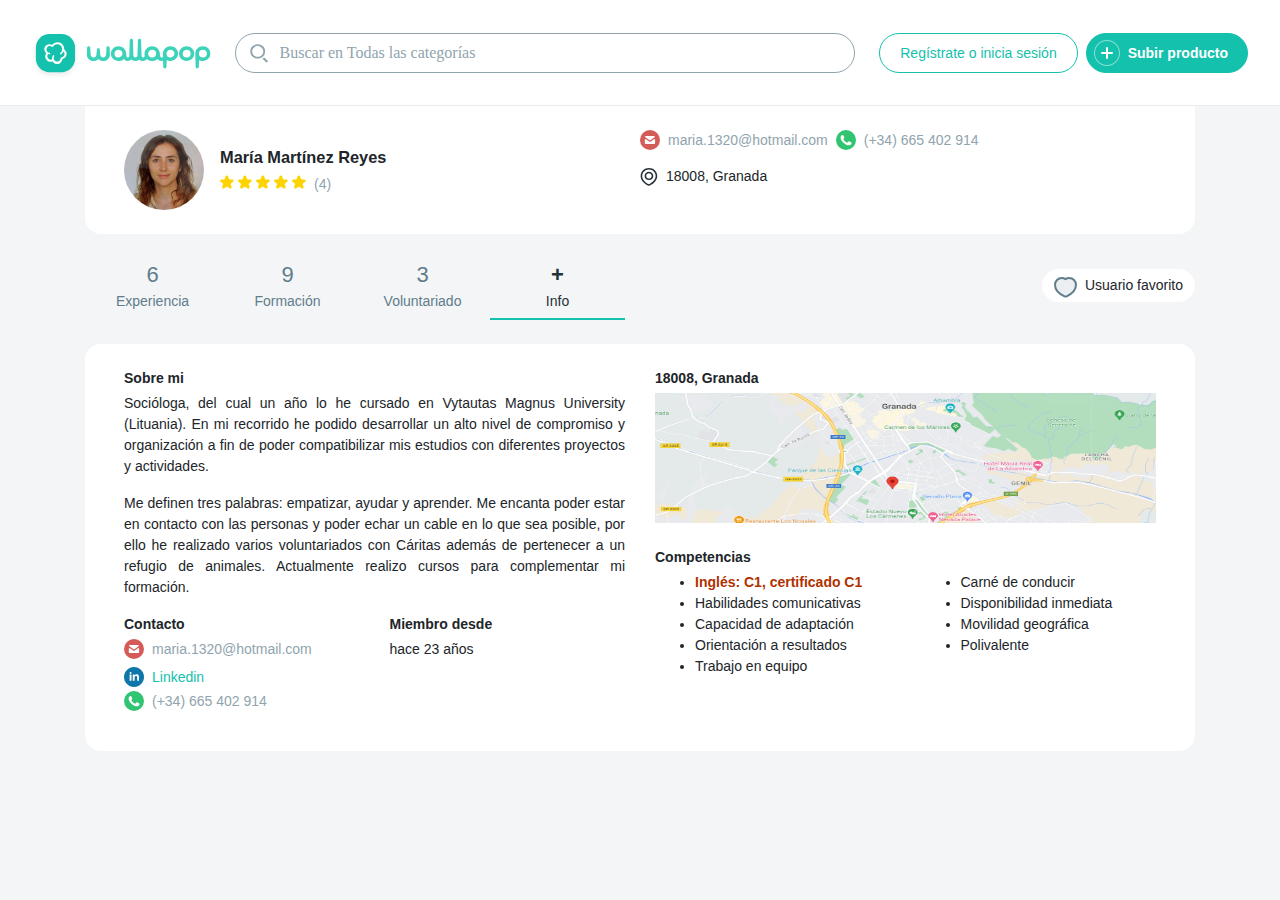
<file: index.html>
<!DOCTYPE html>
<html lang="es" dir="ltr" class="hydrated" data-app-version="7.521.0"><head>
  
  <style>@font-face{font-family:WallieFit;src:url(//d22j03ecumputt.cloudfront.net/fonts/Wallie-Fit.woff2) format("woff2"),url(//d22j03ecumputt.cloudfront.net/fonts/Wallie-Fit.woff) format("woff"),url(//d22j03ecumputt.cloudfront.net/fonts/Wallie-Fit.ttf) format("truetype");font-display:fallback}@font-face{font-family:WallieChunky;src:url(//d22j03ecumputt.cloudfront.net/fonts/Wallie-Chunky.woff2) format("woff2"),url(//d22j03ecumputt.cloudfront.net/fonts/Wallie-Chunky.woff) format("woff"),url(//d22j03ecumputt.cloudfront.net/fonts/Wallie-Chunky.ttf) format("truetype");font-display:fallback}@font-face{font-family:WallieSkinny;src:url(//d22j03ecumputt.cloudfront.net/fonts/Wallie-Skinny.woff2) format("woff2"),url(//d22j03ecumputt.cloudfront.net/fonts/Wallie-Skinny.woff) format("woff"),url(//d22j03ecumputt.cloudfront.net/fonts/Wallie-Skinny.ttf) format("truetype");font-display:fallback}.ab-in-app-message[_ngcontent-nug-c125]{font-family:Wallie,Helvetica,serif!important}.ab-in-app-message[_ngcontent-nug-c125]   .ab-message-text[_ngcontent-nug-c125]{font-size:1rem!important}.ab-in-app-message[_ngcontent-nug-c125]   .ab-message-text[_ngcontent-nug-c125]   .ab-message-header[_ngcontent-nug-c125]{font-size:1.25rem!important}.ab-in-app-message[_ngcontent-nug-c125]   .ab-message-button[_ngcontent-nug-c125]{border-radius:6px!important;font-size:.75rem!important}.UserInfo[_ngcontent-nug-c125]{background-color:#fff;border-radius:16px;font-size:.875rem}.UserInfo__title--bold[_ngcontent-nug-c125]{font-weight:700}.UserInfo__fake-map[_ngcontent-nug-c125]{height:130px;border-radius:10px;border:solid 1px #ECEFF1;background:url(/assets/icons/user-marker-sad.svg) no-repeat center}.UserInfo__containerMedia[_ngcontent-nug-c125]{height:20px}.UserInfo__containerMedia__media.disabled[_ngcontent-nug-c125]{color:#90a4ae}.UserInfo__containerMedia__check[_ngcontent-nug-c125]     svg g g{fill:#13c1ac}</style>
  <style data-styles="">walla-dialog,walla-avatar,walla-checkbox,walla-notification-badge,walla-radio,walla-radio-group,walla-snackbar,walla-text-input,walla-button,walla-loading,walla-icon{visibility:hidden}.hydrated{visibility:inherit}</style>
  <title>Wallapop</title>
  <!--<base href="/app/">--><base href=".">
  <link rel="apple-touch-icon" href="./info_files/icons/apple-icon-180.png">
  <link rel="apple-touch-startup-image" href="./info_files/icons/apple-splash-2048-2732.jpg" media="(device-width: 1024px) and (device-height: 1366px) and (-webkit-device-pixel-ratio: 2) and (orientation: portrait)">
  <link rel="apple-touch-startup-image" href="./info_files/icons/apple-splash-2732-2048.jpg" media="(device-width: 1024px) and (device-height: 1366px) and (-webkit-device-pixel-ratio: 2) and (orientation: landscape)">
  <link rel="apple-touch-startup-image" href="./info_files/icons/apple-splash-1668-2388.jpg" media="(device-width: 834px) and (device-height: 1194px) and (-webkit-device-pixel-ratio: 2) and (orientation: portrait)">
  <link rel="apple-touch-startup-image" href="./info_files/icons/apple-splash-2388-1668.jpg" media="(device-width: 834px) and (device-height: 1194px) and (-webkit-device-pixel-ratio: 2) and (orientation: landscape)">
  <link rel="apple-touch-startup-image" href="./info_files/icons/apple-splash-1536-2048.jpg" media="(device-width: 768px) and (device-height: 1024px) and (-webkit-device-pixel-ratio: 2) and (orientation: portrait)">
  <link rel="apple-touch-startup-image" href="./info_files/icons/apple-splash-2048-1536.jpg" media="(device-width: 768px) and (device-height: 1024px) and (-webkit-device-pixel-ratio: 2) and (orientation: landscape)">
  <link rel="apple-touch-startup-image" href="./info_files/icons/apple-splash-1668-2224.jpg" media="(device-width: 834px) and (device-height: 1112px) and (-webkit-device-pixel-ratio: 2) and (orientation: portrait)">
  <link rel="apple-touch-startup-image" href="./info_files/icons/apple-splash-2224-1668.jpg" media="(device-width: 834px) and (device-height: 1112px) and (-webkit-device-pixel-ratio: 2) and (orientation: landscape)">
  <link rel="apple-touch-startup-image" href="./info_files/icons/apple-splash-1620-2160.jpg" media="(device-width: 810px) and (device-height: 1080px) and (-webkit-device-pixel-ratio: 2) and (orientation: portrait)">
  <link rel="apple-touch-startup-image" href="./info_files/icons/apple-splash-2160-1620.jpg" media="(device-width: 810px) and (device-height: 1080px) and (-webkit-device-pixel-ratio: 2) and (orientation: landscape)">
  <link rel="apple-touch-startup-image" href="./info_files/icons/apple-splash-1284-2778.jpg" media="(device-width: 428px) and (device-height: 926px) and (-webkit-device-pixel-ratio: 3) and (orientation: portrait)">
  <link rel="apple-touch-startup-image" href="./info_files/icons/apple-splash-2778-1284.jpg" media="(device-width: 428px) and (device-height: 926px) and (-webkit-device-pixel-ratio: 3) and (orientation: landscape)">
  <link rel="apple-touch-startup-image" href="./info_files/icons/apple-splash-1170-2532.jpg" media="(device-width: 390px) and (device-height: 844px) and (-webkit-device-pixel-ratio: 3) and (orientation: portrait)">
  <link rel="apple-touch-startup-image" href="./info_files/icons/apple-splash-2532-1170.jpg" media="(device-width: 390px) and (device-height: 844px) and (-webkit-device-pixel-ratio: 3) and (orientation: landscape)">
  <link rel="apple-touch-startup-image" href="./info_files/icons/apple-splash-1125-2436.jpg" media="(device-width: 375px) and (device-height: 812px) and (-webkit-device-pixel-ratio: 3) and (orientation: portrait)">
  <link rel="apple-touch-startup-image" href="./info_files/icons/apple-splash-2436-1125.jpg" media="(device-width: 375px) and (device-height: 812px) and (-webkit-device-pixel-ratio: 3) and (orientation: landscape)">
  <link rel="apple-touch-startup-image" href="./info_files/icons/apple-splash-1242-2688.jpg" media="(device-width: 414px) and (device-height: 896px) and (-webkit-device-pixel-ratio: 3) and (orientation: portrait)">
  <link rel="apple-touch-startup-image" href="./info_files/icons/apple-splash-2688-1242.jpg" media="(device-width: 414px) and (device-height: 896px) and (-webkit-device-pixel-ratio: 3) and (orientation: landscape)">
  <link rel="apple-touch-startup-image" href="./info_files/icons/apple-splash-828-1792.jpg" media="(device-width: 414px) and (device-height: 896px) and (-webkit-device-pixel-ratio: 2) and (orientation: portrait)">
  <link rel="apple-touch-startup-image" href="./info_files/icons/apple-splash-1792-828.jpg" media="(device-width: 414px) and (device-height: 896px) and (-webkit-device-pixel-ratio: 2) and (orientation: landscape)">
  <link rel="apple-touch-startup-image" href="./info_files/icons/apple-splash-1242-2208.jpg" media="(device-width: 414px) and (device-height: 736px) and (-webkit-device-pixel-ratio: 3) and (orientation: portrait)">
  <link rel="apple-touch-startup-image" href="./info_files/icons/apple-splash-2208-1242.jpg" media="(device-width: 414px) and (device-height: 736px) and (-webkit-device-pixel-ratio: 3) and (orientation: landscape)">
  <link rel="apple-touch-startup-image" href="./info_files/icons/apple-splash-750-1334.jpg" media="(device-width: 375px) and (device-height: 667px) and (-webkit-device-pixel-ratio: 2) and (orientation: portrait)">
  <link rel="apple-touch-startup-image" href="./info_files/icons/apple-splash-1334-750.jpg" media="(device-width: 375px) and (device-height: 667px) and (-webkit-device-pixel-ratio: 2) and (orientation: landscape)">
  <link rel="apple-touch-startup-image" href="./info_files/icons/apple-splash-640-1136.jpg" media="(device-width: 320px) and (device-height: 568px) and (-webkit-device-pixel-ratio: 2) and (orientation: portrait)">
  <link rel="apple-touch-startup-image" href="./info_files/icons/apple-splash-1136-640.jpg" media="(device-width: 320px) and (device-height: 568px) and (-webkit-device-pixel-ratio: 2) and (orientation: landscape)">
  <link rel="preconnect" href="">
  <link rel="preconnect" href="">
  <link rel="preconnect" href="">
  <link rel="preconnect" href="">
  <link rel="preconnect" href="">
  <link rel="preconnect" href="">
  <link rel="preconnect" href="">
  <link rel="manifest" href="">

  <link rel="preload" href="" as="fetch">
  <style>*,*:before,*:after{box-sizing:border-box}html{font-family:sans-serif;line-height:1.15;-webkit-text-size-adjust:100%;-webkit-tap-highlight-color:rgba(0,0,0,0)}body{margin:0;font-family:-apple-system,BlinkMacSystemFont,Segoe UI,Roboto,Helvetica Neue,Arial,Noto Sans,Liberation Sans,sans-serif,"Apple Color Emoji","Segoe UI Emoji",Segoe UI Symbol,"Noto Color Emoji";font-size:1rem;font-weight:400;line-height:1.5;color:#212529;text-align:left;background-color:#fff}@font-face{font-family:Wallie;src:url(//d22j03ecumputt.cloudfront.net/fonts/Wallie-Skinny.woff2) format("woff2"),url(//d22j03ecumputt.cloudfront.net/fonts/Wallie-Skinny.woff) format("woff"),url(//d22j03ecumputt.cloudfront.net/fonts/Wallie-Skinny.ttf) format("truetype");font-weight:300;font-display:fallback}@font-face{font-family:Wallie;src:url(//d22j03ecumputt.cloudfront.net/fonts/Wallie-Fit.woff2) format("woff2"),url(//d22j03ecumputt.cloudfront.net/fonts/Wallie-Fit.woff) format("woff"),url(//d22j03ecumputt.cloudfront.net/fonts/Wallie-Fit.ttf) format("truetype");font-display:fallback}@font-face{font-family:Wallie;src:url(//d22j03ecumputt.cloudfront.net/fonts/Wallie-Chunky.woff2) format("woff2"),url(//d22j03ecumputt.cloudfront.net/fonts/Wallie-Chunky.woff) format("woff"),url(//d22j03ecumputt.cloudfront.net/fonts/Wallie-Chunky.ttf) format("truetype");font-weight:700;font-display:fallback}html{height:100%}html,body{font-size:16px}body{font-family:Wallie,Helvetica;-webkit-font-smoothing:antialiased;-moz-osx-font-smoothing:grayscale;min-height:100%}</style>
  <link rel="stylesheet" href="./info_files/styles.b39b77fa044f2d8f.css" media="all" onload="this.media=&#39;all&#39;"><noscript><link rel="stylesheet" href="styles.b39b77fa044f2d8f.css"></noscript><style id="googleidentityservice_button_styles">.qJTHM{-webkit-user-select:none;color:#202124;direction:ltr;-webkit-touch-callout:none;font-family:"Roboto-Regular",arial,sans-serif;-webkit-font-smoothing:antialiased;font-weight:400;margin:0;overflow:hidden;-webkit-text-size-adjust:100%}.ynRLnc{left:-9999px;position:absolute;top:-9999px}.L6cTce{display:none}.bltWBb{word-break:break-all}.hSRGPd{color:#1a73e8;cursor:pointer;font-weight:500;text-decoration:none}.Bz112c-W3lGp{height:16px;width:16px}.Bz112c-E3DyYd{height:20px;width:20px}.Bz112c-r9oPif{height:24px;width:24px}.Bz112c-uaxL4e{-webkit-border-radius:10px;border-radius:10px}.LgbsSe-Bz112c{display:block}.S9gUrf-YoZ4jf,.S9gUrf-YoZ4jf *{border:none;margin:0;padding:0}.fFW7wc-ibnC6b>.aZ2wEe>div{border-color:#4285f4}.P1ekSe-ZMv3u>div:nth-child(1){background-color:#1a73e8!important}.P1ekSe-ZMv3u>div:nth-child(2),.P1ekSe-ZMv3u>div:nth-child(3){background-image:linear-gradient(to right,rgba(255,255,255,.7),rgba(255,255,255,.7)),linear-gradient(to right,#1a73e8,#1a73e8)!important}.haAclf{display:inline-block}.nsm7Bb-HzV7m-LgbsSe{-webkit-border-radius:4px;border-radius:4px;-webkit-box-sizing:border-box;box-sizing:border-box;-webkit-transition:background-color .218s,border-color .218s;transition:background-color .218s,border-color .218s;-webkit-user-select:none;-webkit-appearance:none;background-color:#fff;background-image:none;border:1px solid #dadce0;color:#3c4043;cursor:pointer;font-family:"Google Sans",arial,sans-serif;font-size:14px;height:40px;letter-spacing:0.25px;outline:none;overflow:hidden;padding:0 12px;position:relative;text-align:center;vertical-align:middle;white-space:nowrap;width:auto}@media screen and (-ms-high-contrast:active){.nsm7Bb-HzV7m-LgbsSe{border:2px solid windowText;color:windowText}}.nsm7Bb-HzV7m-LgbsSe.pSzOP-SxQuSe{font-size:14px;height:32px;letter-spacing:0.25px;padding:0 10px}.nsm7Bb-HzV7m-LgbsSe.purZT-SxQuSe{font-size:11px;height:20px;letter-spacing:0.3px;padding:0 8px}.nsm7Bb-HzV7m-LgbsSe.Bz112c-LgbsSe{padding:0;width:40px}.nsm7Bb-HzV7m-LgbsSe.Bz112c-LgbsSe.pSzOP-SxQuSe{width:32px}.nsm7Bb-HzV7m-LgbsSe.Bz112c-LgbsSe.purZT-SxQuSe{width:20px}.nsm7Bb-HzV7m-LgbsSe.JGcpL-RbRzK{-webkit-border-radius:20px;border-radius:20px}.nsm7Bb-HzV7m-LgbsSe.JGcpL-RbRzK.pSzOP-SxQuSe{-webkit-border-radius:16px;border-radius:16px}.nsm7Bb-HzV7m-LgbsSe.JGcpL-RbRzK.purZT-SxQuSe{-webkit-border-radius:10px;border-radius:10px}.nsm7Bb-HzV7m-LgbsSe.MFS4be-Ia7Qfc{border:none;color:#fff}.nsm7Bb-HzV7m-LgbsSe.MFS4be-v3pZbf-Ia7Qfc{background-color:#1a73e8}.nsm7Bb-HzV7m-LgbsSe.MFS4be-JaPV2b-Ia7Qfc{background-color:#202124;color:#e8eaed}.nsm7Bb-HzV7m-LgbsSe .nsm7Bb-HzV7m-LgbsSe-Bz112c{height:18px;margin-right:8px;min-width:18px;width:18px}.nsm7Bb-HzV7m-LgbsSe.pSzOP-SxQuSe .nsm7Bb-HzV7m-LgbsSe-Bz112c{height:14px;min-width:14px;width:14px}.nsm7Bb-HzV7m-LgbsSe.purZT-SxQuSe .nsm7Bb-HzV7m-LgbsSe-Bz112c{height:10px;min-width:10px;width:10px}.nsm7Bb-HzV7m-LgbsSe.jVeSEe .nsm7Bb-HzV7m-LgbsSe-Bz112c{margin-left:8px;margin-right:-4px}.nsm7Bb-HzV7m-LgbsSe.Bz112c-LgbsSe .nsm7Bb-HzV7m-LgbsSe-Bz112c{margin:0;padding:10px}.nsm7Bb-HzV7m-LgbsSe.Bz112c-LgbsSe.pSzOP-SxQuSe .nsm7Bb-HzV7m-LgbsSe-Bz112c{padding:8px}.nsm7Bb-HzV7m-LgbsSe.Bz112c-LgbsSe.purZT-SxQuSe .nsm7Bb-HzV7m-LgbsSe-Bz112c{padding:4px}.nsm7Bb-HzV7m-LgbsSe .nsm7Bb-HzV7m-LgbsSe-Bz112c-haAclf{-webkit-border-top-left-radius:3px;border-top-left-radius:3px;-webkit-border-bottom-left-radius:3px;border-bottom-left-radius:3px;display:-webkit-box;display:-webkit-flex;display:flex;justify-content:center;-webkit-align-items:center;align-items:center;background-color:#fff;height:36px;margin-left:-10px;margin-right:12px;min-width:36px;width:36px}.nsm7Bb-HzV7m-LgbsSe .nsm7Bb-HzV7m-LgbsSe-Bz112c-haAclf .nsm7Bb-HzV7m-LgbsSe-Bz112c,.nsm7Bb-HzV7m-LgbsSe.Bz112c-LgbsSe .nsm7Bb-HzV7m-LgbsSe-Bz112c-haAclf .nsm7Bb-HzV7m-LgbsSe-Bz112c{margin:0;padding:0}.nsm7Bb-HzV7m-LgbsSe.pSzOP-SxQuSe .nsm7Bb-HzV7m-LgbsSe-Bz112c-haAclf{height:28px;margin-left:-8px;margin-right:10px;min-width:28px;width:28px}.nsm7Bb-HzV7m-LgbsSe.purZT-SxQuSe .nsm7Bb-HzV7m-LgbsSe-Bz112c-haAclf{height:16px;margin-left:-6px;margin-right:8px;min-width:16px;width:16px}.nsm7Bb-HzV7m-LgbsSe.Bz112c-LgbsSe .nsm7Bb-HzV7m-LgbsSe-Bz112c-haAclf{-webkit-border-radius:3px;border-radius:3px;margin-left:2px;margin-right:0;padding:0}.nsm7Bb-HzV7m-LgbsSe.JGcpL-RbRzK .nsm7Bb-HzV7m-LgbsSe-Bz112c-haAclf{-webkit-border-radius:18px;border-radius:18px}.nsm7Bb-HzV7m-LgbsSe.pSzOP-SxQuSe.JGcpL-RbRzK .nsm7Bb-HzV7m-LgbsSe-Bz112c-haAclf{-webkit-border-radius:14px;border-radius:14px}.nsm7Bb-HzV7m-LgbsSe.purZT-SxQuSe.JGcpL-RbRzK .nsm7Bb-HzV7m-LgbsSe-Bz112c-haAclf{-webkit-border-radius:8px;border-radius:8px}.nsm7Bb-HzV7m-LgbsSe .nsm7Bb-HzV7m-LgbsSe-bN97Pc-sM5MNb{display:-webkit-box;display:-webkit-flex;display:flex;-webkit-align-items:center;align-items:center;-webkit-flex-direction:row;flex-direction:row;justify-content:space-between;-webkit-flex-wrap:nowrap;flex-wrap:nowrap;height:100%;position:relative;width:100%}.nsm7Bb-HzV7m-LgbsSe .oXtfBe-l4eHX{justify-content:center}.nsm7Bb-HzV7m-LgbsSe .nsm7Bb-HzV7m-LgbsSe-BPrWId{-webkit-flex-grow:1;flex-grow:1;font-family:"Google Sans",arial,sans-serif;font-weight:500;overflow:hidden;text-overflow:ellipsis;vertical-align:top}.nsm7Bb-HzV7m-LgbsSe.purZT-SxQuSe .nsm7Bb-HzV7m-LgbsSe-BPrWId{font-weight:300}.nsm7Bb-HzV7m-LgbsSe .oXtfBe-l4eHX .nsm7Bb-HzV7m-LgbsSe-BPrWId{-webkit-flex-grow:0;flex-grow:0}.nsm7Bb-HzV7m-LgbsSe .nsm7Bb-HzV7m-LgbsSe-MJoBVe{-webkit-transition:background-color .218s;transition:background-color .218s;bottom:0;left:0;position:absolute;right:0;top:0}.nsm7Bb-HzV7m-LgbsSe:hover,.nsm7Bb-HzV7m-LgbsSe:focus{-webkit-box-shadow:none;box-shadow:none;border-color:#d2e3fc;outline:none}.nsm7Bb-HzV7m-LgbsSe:hover .nsm7Bb-HzV7m-LgbsSe-MJoBVe,.nsm7Bb-HzV7m-LgbsSe:focus .nsm7Bb-HzV7m-LgbsSe-MJoBVe{background:rgba(66,133,244,.04)}.nsm7Bb-HzV7m-LgbsSe:active .nsm7Bb-HzV7m-LgbsSe-MJoBVe{background:rgba(66,133,244,.1)}.nsm7Bb-HzV7m-LgbsSe.MFS4be-Ia7Qfc:hover .nsm7Bb-HzV7m-LgbsSe-MJoBVe,.nsm7Bb-HzV7m-LgbsSe.MFS4be-Ia7Qfc:focus .nsm7Bb-HzV7m-LgbsSe-MJoBVe{background:rgba(255,255,255,.24)}.nsm7Bb-HzV7m-LgbsSe.MFS4be-Ia7Qfc:active .nsm7Bb-HzV7m-LgbsSe-MJoBVe{background:rgba(255,255,255,.32)}.nsm7Bb-HzV7m-LgbsSe .n1UuX-DkfjY{-webkit-border-radius:50%;border-radius:50%;display:-webkit-box;display:-webkit-flex;display:flex;height:20px;margin-left:-4px;margin-right:8px;min-width:20px;width:20px}.nsm7Bb-HzV7m-LgbsSe.jVeSEe .nsm7Bb-HzV7m-LgbsSe-BPrWId{font-family:"Roboto";font-size:12px;text-align:left}.nsm7Bb-HzV7m-LgbsSe.jVeSEe .nsm7Bb-HzV7m-LgbsSe-BPrWId .ssJRIf,.nsm7Bb-HzV7m-LgbsSe.jVeSEe .nsm7Bb-HzV7m-LgbsSe-BPrWId .K4efff .fmcmS{overflow:hidden;text-overflow:ellipsis}.nsm7Bb-HzV7m-LgbsSe.jVeSEe .nsm7Bb-HzV7m-LgbsSe-BPrWId .K4efff{display:-webkit-box;display:-webkit-flex;display:flex;-webkit-align-items:center;align-items:center;color:#5f6368;fill:#5f6368;font-size:11px;font-weight:400}.nsm7Bb-HzV7m-LgbsSe.jVeSEe.MFS4be-Ia7Qfc .nsm7Bb-HzV7m-LgbsSe-BPrWId .K4efff{color:#e8eaed;fill:#e8eaed}.nsm7Bb-HzV7m-LgbsSe.jVeSEe .nsm7Bb-HzV7m-LgbsSe-BPrWId .K4efff .Bz112c{height:18px;margin:-3px -3px -3px 2px;min-width:18px;width:18px}.nsm7Bb-HzV7m-LgbsSe.jVeSEe .nsm7Bb-HzV7m-LgbsSe-Bz112c-haAclf{-webkit-border-top-left-radius:0;border-top-left-radius:0;-webkit-border-bottom-left-radius:0;border-bottom-left-radius:0;-webkit-border-top-right-radius:3px;border-top-right-radius:3px;-webkit-border-bottom-right-radius:3px;border-bottom-right-radius:3px;margin-left:12px;margin-right:-10px}.nsm7Bb-HzV7m-LgbsSe.jVeSEe.JGcpL-RbRzK .nsm7Bb-HzV7m-LgbsSe-Bz112c-haAclf{-webkit-border-radius:18px;border-radius:18px}.L5Fo6c-sM5MNb{border:0;display:block;left:0;position:relative;top:0}.L5Fo6c-bF1uUb{-webkit-border-radius:4px;border-radius:4px;bottom:0;cursor:pointer;left:0;position:absolute;right:0;top:0}.L5Fo6c-bF1uUb:focus{border:none;outline:none}sentinel{}</style><link id="googleidentityservice" type="text/css" media="all" rel="stylesheet" href="./info_files/style"><style>@font-face{font-family:WallieFit;src:url(//d22j03ecumputt.cloudfront.net/fonts/Wallie-Fit.woff2) format("woff2"),url(//d22j03ecumputt.cloudfront.net/fonts/Wallie-Fit.woff) format("woff"),url(//d22j03ecumputt.cloudfront.net/fonts/Wallie-Fit.ttf) format("truetype");font-display:fallback}@font-face{font-family:WallieChunky;src:url(//d22j03ecumputt.cloudfront.net/fonts/Wallie-Chunky.woff2) format("woff2"),url(//d22j03ecumputt.cloudfront.net/fonts/Wallie-Chunky.woff) format("woff"),url(//d22j03ecumputt.cloudfront.net/fonts/Wallie-Chunky.ttf) format("truetype");font-display:fallback}@font-face{font-family:WallieSkinny;src:url(//d22j03ecumputt.cloudfront.net/fonts/Wallie-Skinny.woff2) format("woff2"),url(//d22j03ecumputt.cloudfront.net/fonts/Wallie-Skinny.woff) format("woff"),url(//d22j03ecumputt.cloudfront.net/fonts/Wallie-Skinny.ttf) format("truetype");font-display:fallback}.ab-in-app-message[_ngcontent-nug-c109]{font-family:Wallie,Helvetica,serif!important}.ab-in-app-message[_ngcontent-nug-c109]   .ab-message-text[_ngcontent-nug-c109]{font-size:1rem!important}.ab-in-app-message[_ngcontent-nug-c109]   .ab-message-text[_ngcontent-nug-c109]   .ab-message-header[_ngcontent-nug-c109]{font-size:1.25rem!important}.ab-in-app-message[_ngcontent-nug-c109]   .ab-message-button[_ngcontent-nug-c109]{border-radius:6px!important;font-size:.75rem!important}.PublicLayout[_ngcontent-nug-c109]{background-color:#eceff199;min-height:100vh;min-height:100svh}.PublicLayout__content[_ngcontent-nug-c109]{position:relative;max-width:100%;flex:1}</style><style>@font-face{font-family:WallieFit;src:url(//d22j03ecumputt.cloudfront.net/fonts/Wallie-Fit.woff2) format("woff2"),url(//d22j03ecumputt.cloudfront.net/fonts/Wallie-Fit.woff) format("woff"),url(//d22j03ecumputt.cloudfront.net/fonts/Wallie-Fit.ttf) format("truetype");font-display:fallback}@font-face{font-family:WallieChunky;src:url(//d22j03ecumputt.cloudfront.net/fonts/Wallie-Chunky.woff2) format("woff2"),url(//d22j03ecumputt.cloudfront.net/fonts/Wallie-Chunky.woff) format("woff"),url(//d22j03ecumputt.cloudfront.net/fonts/Wallie-Chunky.ttf) format("truetype");font-display:fallback}@font-face{font-family:WallieSkinny;src:url(//d22j03ecumputt.cloudfront.net/fonts/Wallie-Skinny.woff2) format("woff2"),url(//d22j03ecumputt.cloudfront.net/fonts/Wallie-Skinny.woff) format("woff"),url(//d22j03ecumputt.cloudfront.net/fonts/Wallie-Skinny.ttf) format("truetype");font-display:fallback}.ab-in-app-message[_ngcontent-nug-c107]{font-family:Wallie,Helvetica,serif!important}.ab-in-app-message[_ngcontent-nug-c107]   .ab-message-text[_ngcontent-nug-c107]{font-size:1rem!important}.ab-in-app-message[_ngcontent-nug-c107]   .ab-message-text[_ngcontent-nug-c107]   .ab-message-header[_ngcontent-nug-c107]{font-size:1.25rem!important}.ab-in-app-message[_ngcontent-nug-c107]   .ab-message-button[_ngcontent-nug-c107]{border-radius:6px!important;font-size:.75rem!important}ngb-toast.warning[_ngcontent-nug-c107], ngb-toast.error[_ngcontent-nug-c107], ngb-toast.success[_ngcontent-nug-c107]{border-radius:3px;color:#fff;padding:15px;text-align:left;font-size:1rem}@media (max-width: 375px){ngb-toast.warning[_ngcontent-nug-c107], ngb-toast.error[_ngcontent-nug-c107], ngb-toast.success[_ngcontent-nug-c107]{width:100%}}.toast-container[_ngcontent-nug-c107]{z-index:999999;position:fixed;top:12px;right:12px;row-gap:1rem;align-items:flex-end}@media (max-width: 375px){.toast-container[_ngcontent-nug-c107]{left:12px}}ngb-toast[_ngcontent-nug-c107]{width:300px;padding:16px 20px;box-shadow:5px 10px 18px #0003;cursor:pointer}ngb-toast[_ngcontent-nug-c107]:hover{box-shadow:5px 10px 18px #0000001a}ngb-toast.success[_ngcontent-nug-c107]{background-color:#31c571}ngb-toast.error[_ngcontent-nug-c107]{background-color:#fd6c67}ngb-toast.warning[_ngcontent-nug-c107]{background-color:#ffb238}ngb-toast[_ngcontent-nug-c107]   .toast-text[_ngcontent-nug-c107]{display:block;padding:8px 0}ngb-toast[_ngcontent-nug-c107]   .toast-title[_ngcontent-nug-c107]{display:block;font-weight:700}ngb-toast[_ngcontent-nug-c107]   .text-centered[_ngcontent-nug-c107]{text-align:center}ngb-toast[_ngcontent-nug-c107]   .toast-wrapper[_ngcontent-nug-c107]{display:grid;grid-template-columns:60% 40%;display:-webkit-grid;-webkit-grid-columns:60% 40%}ngb-toast[_ngcontent-nug-c107]   .toast-link[_ngcontent-nug-c107]{font-weight:700;color:#fff;border:0;background:transparent;text-align:right}ngb-toast[_ngcontent-nug-c107]   .toast-text-dark[_ngcontent-nug-c107]{font-weight:700;color:#29363d}.toast-larger[_ngcontent-nug-c107]{width:400px}</style><style>@font-face{font-family:WallieFit;src:url(//d22j03ecumputt.cloudfront.net/fonts/Wallie-Fit.woff2) format("woff2"),url(//d22j03ecumputt.cloudfront.net/fonts/Wallie-Fit.woff) format("woff"),url(//d22j03ecumputt.cloudfront.net/fonts/Wallie-Fit.ttf) format("truetype");font-display:fallback}@font-face{font-family:WallieChunky;src:url(//d22j03ecumputt.cloudfront.net/fonts/Wallie-Chunky.woff2) format("woff2"),url(//d22j03ecumputt.cloudfront.net/fonts/Wallie-Chunky.woff) format("woff"),url(//d22j03ecumputt.cloudfront.net/fonts/Wallie-Chunky.ttf) format("truetype");font-display:fallback}@font-face{font-family:WallieSkinny;src:url(//d22j03ecumputt.cloudfront.net/fonts/Wallie-Skinny.woff2) format("woff2"),url(//d22j03ecumputt.cloudfront.net/fonts/Wallie-Skinny.woff) format("woff"),url(//d22j03ecumputt.cloudfront.net/fonts/Wallie-Skinny.ttf) format("truetype");font-display:fallback}.ab-in-app-message[_ngcontent-nug-c104]{font-family:Wallie,Helvetica,serif!important}.ab-in-app-message[_ngcontent-nug-c104]   .ab-message-text[_ngcontent-nug-c104]{font-size:1rem!important}.ab-in-app-message[_ngcontent-nug-c104]   .ab-message-text[_ngcontent-nug-c104]   .ab-message-header[_ngcontent-nug-c104]{font-size:1.25rem!important}.ab-in-app-message[_ngcontent-nug-c104]   .ab-message-button[_ngcontent-nug-c104]{border-radius:6px!important;font-size:.75rem!important}[_nghost-nug-c104]{position:sticky;background-color:#fff;top:0;border-bottom:1px solid;border-color:#cfd8dc80;width:100%;display:flex;display:-ms-flexbox;align-items:center;justify-content:center;z-index:100;height:106px;padding:0 32px}@media (max-width: 767.98px){[_nghost-nug-c104]{padding:0 16px;height:66px}}[_nghost-nug-c104]   a[_ngcontent-nug-c104]{color:#253238;font-size:.875rem;text-decoration:none}.main-header-my-zone[_ngcontent-nug-c104]   tsl-user-avatar[_ngcontent-nug-c104]{margin-left:8px}.main-header-my-zone[_ngcontent-nug-c104]   span[_ngcontent-nug-c104]{font-size:.875rem;color:#253238;margin-right:4px;margin-left:8px}.main-header-my-zone.active[_ngcontent-nug-c104]   span[_ngcontent-nug-c104]{color:#13c1ac}.topbar-menu[_ngcontent-nug-c104]{position:absolute;right:12px;top:50%;transform:translateY(-50%)}.topbar-menu[_ngcontent-nug-c104]   .topbar-sections[_ngcontent-nug-c104]{display:inline-block}.topbar-menu[_ngcontent-nug-c104]   .topbar-sections[_ngcontent-nug-c104]   a[_ngcontent-nug-c104]{display:inline-block;margin-right:20px;line-height:32px;text-decoration:none;border-radius:100px;color:#fff}.topbar-menu[_ngcontent-nug-c104]   .topbar-sections[_ngcontent-nug-c104]   a.active[_ngcontent-nug-c104]{padding:0 12px;color:#13c1ac;background-color:#fff}.main-header-login[_ngcontent-nug-c104]{display:flex;align-items:center;justify-content:center}.main-header-login[_ngcontent-nug-c104]   a[_ngcontent-nug-c104]{text-decoration:none}.main-header-login[_ngcontent-nug-c104]   i[_ngcontent-nug-c104]{font-size:2.25rem;vertical-align:middle}.main-header-login[_ngcontent-nug-c104]   .menu-link[_ngcontent-nug-c104]{color:#253238;height:65px;margin-right:20px;position:relative;display:flex;align-items:center;white-space:nowrap;cursor:pointer}.main-header-login[_ngcontent-nug-c104]   .menu-link.active[_ngcontent-nug-c104]{font-weight:700;color:#13c1ac}.main-header-login[_ngcontent-nug-c104]   .menu-link[_ngcontent-nug-c104]   span[_ngcontent-nug-c104]{font-size:.875rem;line-height:16px}.main-header-login[_ngcontent-nug-c104]   .menu-link[_ngcontent-nug-c104]   .news-badge[_ngcontent-nug-c104]{height:8px;width:8px;border-radius:8px;background-color:#fd6c67;position:absolute;left:28px;top:19px}.main-header-login[_ngcontent-nug-c104]   .menu-link[_ngcontent-nug-c104]   .news-badge.left[_ngcontent-nug-c104]{left:30px;top:17px}.main-header-login[_ngcontent-nug-c104]   .menu-link[_ngcontent-nug-c104]   .news-badge[_ngcontent-nug-c104]   .active[_ngcontent-nug-c104]{display:block}.main-header-login[_ngcontent-nug-c104]   .menu-link[_ngcontent-nug-c104]:hover   span[_ngcontent-nug-c104], .main-header-login[_ngcontent-nug-c104]   .menu-link.active[_ngcontent-nug-c104]   span[_ngcontent-nug-c104]{font-weight:initial;color:#13c1ac}.main-header-login[_ngcontent-nug-c104]   .menu-link[_ngcontent-nug-c104]:hover   .chat[_ngcontent-nug-c104]     svg path, .main-header-login[_ngcontent-nug-c104]   .menu-link.active[_ngcontent-nug-c104]   .chat[_ngcontent-nug-c104]     svg path{stroke:#13c1ac}.main-header-login[_ngcontent-nug-c104]   .menu-link[_ngcontent-nug-c104]:hover   .favorites[_ngcontent-nug-c104]     svg path, .main-header-login[_ngcontent-nug-c104]   .menu-link.active[_ngcontent-nug-c104]   .favorites[_ngcontent-nug-c104]     svg path{fill:#13c1ac}.main-header-login[_ngcontent-nug-c104]   .menu-link#top-bar-favorites[_ngcontent-nug-c104]   .news-badge[_ngcontent-nug-c104]{left:32px;top:19px}.main-header-login[_ngcontent-nug-c104]   .menu-link#top-bar-inbox[_ngcontent-nug-c104]   .news-badge[_ngcontent-nug-c104]{left:34px;top:18px}.main-header-login.no-search[_ngcontent-nug-c104]{flex:1;justify-content:flex-end}.main-header-login[_ngcontent-nug-c104]   .main-header-chat.active[_ngcontent-nug-c104]   tsl-svg-icon[_ngcontent-nug-c104]     svg g g{fill:#13c1ac}.main-header-login[_ngcontent-nug-c104]   tsl-button.TopBar__btn[_ngcontent-nug-c104]     button{align-items:center;display:flex;font-size:.875rem;font-weight:700;line-height:26px;padding-bottom:8px;padding-top:8px;height:40px;padding-right:19px}.main-header-login[_ngcontent-nug-c104]   tsl-button.TopBar__btn--signin[_ngcontent-nug-c104]     button{padding-right:20px}.main-header-login[_ngcontent-nug-c104]   tsl-button.TopBar__btn--regular[_ngcontent-nug-c104]     button span{font-weight:400}.main-header-login[_ngcontent-nug-c104]   tsl-button.TopBar__btn--with-icon[_ngcontent-nug-c104]{margin-left:8px}.main-header-login[_ngcontent-nug-c104]   tsl-button.TopBar__btn--with-icon[_ngcontent-nug-c104]     button{padding-left:7px}.main-header-login[_ngcontent-nug-c104]   tsl-button.TopBar__btn--with-icon[_ngcontent-nug-c104]     tsl-svg-icon{width:26px;height:26px;margin-right:8px;vertical-align:middle}.main-header-login[_ngcontent-nug-c104]   tsl-button.TopBar__btn--with-icon[_ngcontent-nug-c104]:hover     tsl-svg-icon #fill{fill-opacity:1;transition:all .2s ease-in-out}.main-header-login[_ngcontent-nug-c104]   tsl-button.TopBar__btn--with-icon[_ngcontent-nug-c104]:hover     tsl-svg-icon #plus rect{fill:#13c1ac;transition:all .2s ease-in-out}.main-header-login.professional[_ngcontent-nug-c104]   .main-header-my-zone.active[_ngcontent-nug-c104]   .horizontal-line[_ngcontent-nug-c104]{border-color:#dbac00}.main-header-login.professional[_ngcontent-nug-c104]   .main-header-my-zone.active[_ngcontent-nug-c104]   span[_ngcontent-nug-c104]{color:#dbac00}.main-header-credits[_ngcontent-nug-c104]   b[_ngcontent-nug-c104]{color:#13c1ac;margin-right:4px}.main-header-credits[_ngcontent-nug-c104]   .topbar-icon[_ngcontent-nug-c104]{width:38px;height:38px}.topbar-logo-icon[_ngcontent-nug-c104]{cursor:pointer}.topbar-logo-icon--full[_ngcontent-nug-c104]{display:none}@media (min-width: 768px){.topbar-logo-icon--full[_ngcontent-nug-c104]{display:initial;width:178.55px;padding-top:5px}}.topbar-logo-icon--mobile[_ngcontent-nug-c104]{display:none}@media (max-width: 767.98px){.topbar-logo-icon--mobile[_ngcontent-nug-c104]{display:initial;padding-top:5px}}.topbar-icon-hover[_ngcontent-nug-c104]{display:none}.skip-veil[_ngcontent-nug-c104]{z-index:2}</style><style>@font-face{font-family:WallieFit;src:url(//d22j03ecumputt.cloudfront.net/fonts/Wallie-Fit.woff2) format("woff2"),url(//d22j03ecumputt.cloudfront.net/fonts/Wallie-Fit.woff) format("woff"),url(//d22j03ecumputt.cloudfront.net/fonts/Wallie-Fit.ttf) format("truetype");font-display:fallback}@font-face{font-family:WallieChunky;src:url(//d22j03ecumputt.cloudfront.net/fonts/Wallie-Chunky.woff2) format("woff2"),url(//d22j03ecumputt.cloudfront.net/fonts/Wallie-Chunky.woff) format("woff"),url(//d22j03ecumputt.cloudfront.net/fonts/Wallie-Chunky.ttf) format("truetype");font-display:fallback}@font-face{font-family:WallieSkinny;src:url(//d22j03ecumputt.cloudfront.net/fonts/Wallie-Skinny.woff2) format("woff2"),url(//d22j03ecumputt.cloudfront.net/fonts/Wallie-Skinny.woff) format("woff"),url(//d22j03ecumputt.cloudfront.net/fonts/Wallie-Skinny.ttf) format("truetype");font-display:fallback}.ab-in-app-message[_ngcontent-nug-c105]{font-family:Wallie,Helvetica,serif!important}.ab-in-app-message[_ngcontent-nug-c105]   .ab-message-text[_ngcontent-nug-c105]{font-size:1rem!important}.ab-in-app-message[_ngcontent-nug-c105]   .ab-message-text[_ngcontent-nug-c105]   .ab-message-header[_ngcontent-nug-c105]{font-size:1.25rem!important}.ab-in-app-message[_ngcontent-nug-c105]   .ab-message-button[_ngcontent-nug-c105]{border-radius:6px!important;font-size:.75rem!important}[_nghost-nug-c105]{z-index:20;position:sticky;bottom:0;width:100%}.BottomNavigationBar[_ngcontent-nug-c105]{display:flex;background-color:#fff;border-top:1px solid #ECEFF1;min-height:64px;padding-top:.375rem}@supports (padding: env(safe-area-inset-bottom)){.BottomNavigationBar[_ngcontent-nug-c105]{padding-bottom:max(.375rem,env(safe-area-inset-bottom))}}.BottomNavigationBar__icon[_ngcontent-nug-c105]{height:28px}.BottomNavigationBar__icon--active[_ngcontent-nug-c105]{display:none}.BottomNavigationBar__text[_ngcontent-nug-c105]{line-height:18px;font-size:.75rem;color:#607d8b;-webkit-user-select:none;user-select:none}.BottomNavigationBar__element[_ngcontent-nug-c105]{position:relative;text-decoration:none;transition:transform .1s ease-in-out;flex:1}.BottomNavigationBar__element--active[_ngcontent-nug-c105]   .BottomNavigationBar__icon[_ngcontent-nug-c105], .BottomNavigationBar__element--tab-active[_ngcontent-nug-c105]   .BottomNavigationBar__icon[_ngcontent-nug-c105]{display:none}.BottomNavigationBar__element--active[_ngcontent-nug-c105]   .BottomNavigationBar__icon--active[_ngcontent-nug-c105], .BottomNavigationBar__element--tab-active[_ngcontent-nug-c105]   .BottomNavigationBar__icon--active[_ngcontent-nug-c105]{display:block}.BottomNavigationBar__element--active[_ngcontent-nug-c105]   .BottomNavigationBar__text[_ngcontent-nug-c105], .BottomNavigationBar__element--tab-active[_ngcontent-nug-c105]   .BottomNavigationBar__text[_ngcontent-nug-c105]{color:#13c1ac}.BottomNavigationBar__element--skip-veil[_ngcontent-nug-c105]{z-index:2}.BottomNavigationBar__element[_ngcontent-nug-c105]:active{transform:scale(.9)}.BottomNavigationBar__pending[_ngcontent-nug-c105]{top:0;width:10px;height:10px;border:2px solid white;background-color:#fd6c67;border-radius:100%;transform:translate(15px)}</style><style>@font-face{font-family:WallieFit;src:url(//d22j03ecumputt.cloudfront.net/fonts/Wallie-Fit.woff2) format("woff2"),url(//d22j03ecumputt.cloudfront.net/fonts/Wallie-Fit.woff) format("woff"),url(//d22j03ecumputt.cloudfront.net/fonts/Wallie-Fit.ttf) format("truetype");font-display:fallback}@font-face{font-family:WallieChunky;src:url(//d22j03ecumputt.cloudfront.net/fonts/Wallie-Chunky.woff2) format("woff2"),url(//d22j03ecumputt.cloudfront.net/fonts/Wallie-Chunky.woff) format("woff"),url(//d22j03ecumputt.cloudfront.net/fonts/Wallie-Chunky.ttf) format("truetype");font-display:fallback}@font-face{font-family:WallieSkinny;src:url(//d22j03ecumputt.cloudfront.net/fonts/Wallie-Skinny.woff2) format("woff2"),url(//d22j03ecumputt.cloudfront.net/fonts/Wallie-Skinny.woff) format("woff"),url(//d22j03ecumputt.cloudfront.net/fonts/Wallie-Skinny.ttf) format("truetype");font-display:fallback}.ab-in-app-message[_ngcontent-nug-c102]{font-family:Wallie,Helvetica,serif!important}.ab-in-app-message[_ngcontent-nug-c102]   .ab-message-text[_ngcontent-nug-c102]{font-size:1rem!important}.ab-in-app-message[_ngcontent-nug-c102]   .ab-message-text[_ngcontent-nug-c102]   .ab-message-header[_ngcontent-nug-c102]{font-size:1.25rem!important}.ab-in-app-message[_ngcontent-nug-c102]   .ab-message-button[_ngcontent-nug-c102]{border-radius:6px!important;font-size:.75rem!important}[_nghost-nug-c102]{display:flex;align-items:center;height:100%;width:100%;padding:0 24px}@media (max-width: 767.98px){[_nghost-nug-c102]{padding:0 0 0 16px}}.SearchBox[_ngcontent-nug-c102]{position:relative;width:100%}.SearchBox__glass[_ngcontent-nug-c102]{position:absolute;top:50%;transform:translateY(-50%);left:10px;z-index:1;width:28px;height:28px;transition:all .1s linear}.SearchBox__glass[_ngcontent-nug-c102]     svg path{fill:#90a4ae}.SearchBox__actions[_ngcontent-nug-c102]{position:absolute;bottom:0;right:0;height:100%}.SearchBox__reset[_ngcontent-nug-c102], .SearchBox__favorite[_ngcontent-nug-c102]{cursor:pointer}.SearchBox__separator[_ngcontent-nug-c102]{width:1px;height:24px;border-radius:24px;background-color:#cfd8dc}.SearchBox__input[_ngcontent-nug-c102]{width:100%;height:40px;border-radius:21px;border:1px solid #90A4AE;background-color:transparent;font-family:Wallie;position:relative;font-size:1rem;color:#253238;padding:0 44px;transition:width .2s ease;overflow:hidden;text-overflow:ellipsis;white-space:nowrap;outline:none;transition:all .15s linear;-webkit-appearance:none;appearance:none}.SearchBox__input[_ngcontent-nug-c102]::placeholder{color:#90a4ae}.SearchBox__input[_ngcontent-nug-c102]:hover, .SearchBox__input[_ngcontent-nug-c102]:focus, .SearchBox__input[_ngcontent-nug-c102]:not(:placeholder-shown){border:2px solid #253238;padding-left:43px}.SearchBox__input[_ngcontent-nug-c102]:focus, .SearchBox__input[_ngcontent-nug-c102]:not(:focus):not(:placeholder-shown){padding-left:12px}.SearchBox__input[_ngcontent-nug-c102]:focus ~ .SearchBox__glass[_ngcontent-nug-c102], .SearchBox__input[_ngcontent-nug-c102]:not(:focus):not(:placeholder-shown) ~ .SearchBox__glass[_ngcontent-nug-c102]{display:none;transition:all .1s linear}.SearchBox__input[_ngcontent-nug-c102]:not(:focus):not(:placeholder-shown){border:1px solid #90A4AE;padding-left:13px}.SearchBox__input[_ngcontent-nug-c102]::-webkit-search-decoration, .SearchBox__input[_ngcontent-nug-c102]::-webkit-search-cancel-button, .SearchBox__input[_ngcontent-nug-c102]::-webkit-search-results-button, .SearchBox__input[_ngcontent-nug-c102]::-webkit-search-results-decoration{-webkit-appearance:none}.SearchBox__input[_ngcontent-nug-c102]::placeholder{font-size:1rem}.SearchBox__input--padding-extended[_ngcontent-nug-c102]{padding-right:96px}.SearchBox__input--s-padding[_ngcontent-nug-c102]{padding-right:8px}.SearchBox__recentSearches[_ngcontent-nug-c102]{position:absolute;width:100%;height:410px;margin-top:.25rem}@media (max-width: 991.98px){.SearchBox__recentSearches[_ngcontent-nug-c102]{position:fixed;left:0;height:100vh;margin-top:2rem}}@media (max-width: 767.98px){.SearchBox__recentSearches[_ngcontent-nug-c102]{margin-top:.75rem}}[_nghost-nug-c102]     .dropdown-menu{padding:0;overflow:hidden;margin:4px 0 0;width:100%}@media (max-width: 991.98px){[_nghost-nug-c102]     .dropdown-menu{position:fixed!important;inset:106px 0 0!important;transform:none!important;height:100%;margin-top:0!important}}@media (max-width: 767.98px){[_nghost-nug-c102]     .dropdown-menu{top:66px!important}}[_nghost-nug-c102]     .dropdown-item{background-color:transparent;cursor:pointer;color:#253238;border-bottom:1px solid #ECEFF1;transition:all .15s linear}[_nghost-nug-c102]     .dropdown-item .SearchBox__suggestion{min-height:57px}[_nghost-nug-c102]     .dropdown-item .SearchBox__suggestionTitle{font-size:1rem;color:#13c1ac}[_nghost-nug-c102]     .dropdown-item .SearchBox__suggestionTitle .HighlightTextPipe__text{font-size:15.75px}[_nghost-nug-c102]     .dropdown-item .SearchBox__suggestionCategory{font-size:.875rem;color:#607d8b}[_nghost-nug-c102]     .dropdown-item.active{background-color:#eceff1}</style><style>@font-face{font-family:WallieFit;src:url(//d22j03ecumputt.cloudfront.net/fonts/Wallie-Fit.woff2) format("woff2"),url(//d22j03ecumputt.cloudfront.net/fonts/Wallie-Fit.woff) format("woff"),url(//d22j03ecumputt.cloudfront.net/fonts/Wallie-Fit.ttf) format("truetype");font-display:fallback}@font-face{font-family:WallieChunky;src:url(//d22j03ecumputt.cloudfront.net/fonts/Wallie-Chunky.woff2) format("woff2"),url(//d22j03ecumputt.cloudfront.net/fonts/Wallie-Chunky.woff) format("woff"),url(//d22j03ecumputt.cloudfront.net/fonts/Wallie-Chunky.ttf) format("truetype");font-display:fallback}@font-face{font-family:WallieSkinny;src:url(//d22j03ecumputt.cloudfront.net/fonts/Wallie-Skinny.woff2) format("woff2"),url(//d22j03ecumputt.cloudfront.net/fonts/Wallie-Skinny.woff) format("woff"),url(//d22j03ecumputt.cloudfront.net/fonts/Wallie-Skinny.ttf) format("truetype");font-display:fallback}.ab-in-app-message[_ngcontent-nug-c82]{font-family:Wallie,Helvetica,serif!important}.ab-in-app-message[_ngcontent-nug-c82]   .ab-message-text[_ngcontent-nug-c82]{font-size:1rem!important}.ab-in-app-message[_ngcontent-nug-c82]   .ab-message-text[_ngcontent-nug-c82]   .ab-message-header[_ngcontent-nug-c82]{font-size:1.25rem!important}.ab-in-app-message[_ngcontent-nug-c82]   .ab-message-button[_ngcontent-nug-c82]{border-radius:6px!important;font-size:.75rem!important}[_nghost-nug-c82]{display:inline-block}[className*=btn-block][_nghost-nug-c82]{display:block;width:100%}.btn[_ngcontent-nug-c82]{color:#fff;padding:12px 20px;border-radius:25px;transition:all .2s ease-in-out,padding 0s}.btn[_ngcontent-nug-c82]:focus, .btn.focus[_ngcontent-nug-c82]{box-shadow:none}.btn[_ngcontent-nug-c82]:not([disabled]){cursor:pointer}.btn.btn-reserve[_ngcontent-nug-c82]{background-color:#4368cc}.btn.btn-delete[_ngcontent-nug-c82]{background-color:#fd6c67}.btn[_ngcontent-nug-c82]:not([disabled]):not(.btn-primary):hover{opacity:.8}.btn.btn-primary--bold[_ngcontent-nug-c82]{font-weight:700}.btn.btn-primary.disabled[_ngcontent-nug-c82], .btn.btn-primary[_ngcontent-nug-c82]:disabled{cursor:inherit}.btn.btn-primary.disabled[_ngcontent-nug-c82]:active, .btn.btn-primary[_ngcontent-nug-c82]:disabled:active{background-color:#13c1ac;border-color:transparent}.btn.btn-primary[_ngcontent-nug-c82]:not([disabled]):hover{background-color:#0f9989;border-color:transparent}.btn.btn-secondary[_ngcontent-nug-c82]{color:#13c1ac;background-color:#fff;border-color:#cfd8dc}.btn.btn-secondary[_ngcontent-nug-c82]:hover{color:#0f9989;border-color:#0f9989}.btn.btn-secondary[_ngcontent-nug-c82]:focus{color:#13c1ac;border-color:#cfd8dc;background-color:#fff}.btn.loading[_ngcontent-nug-c82]   tsl-svg-icon[_ngcontent-nug-c82]     svg{margin:0 auto}.btn.btn-big[_ngcontent-nug-c82]{padding-left:60px;padding-right:60px}.btn.btn-filter[_ngcontent-nug-c82]{padding-top:8px;padding-bottom:8px}.btn.btn-feature[_ngcontent-nug-c82]{background:#607D8B;border-color:transparent}.btn.btn-feature[_ngcontent-nug-c82]:hover{background:#13C1AC}.btn.btn-inactive[_ngcontent-nug-c82]{background-color:#fff;border:2px dashed #F75883;color:#f75883;cursor:default;font-size:.875rem;font-weight:700;border-radius:5px;width:170px}.btn.btn-outline-primary[_ngcontent-nug-c82]{color:#13c1ac}.btn.btn-outline-primary[_ngcontent-nug-c82]:hover{color:#fff}.btn.btn-outline-primary[_ngcontent-nug-c82]:hover:disabled{color:#cfd8dc;cursor:not-allowed}.btn.btn-outline-primary[_ngcontent-nug-c82]:disabled{border-color:#cfd8dc;color:#cfd8dc}.btn.btn-gray[_ngcontent-nug-c82]{background-color:#eceff1;color:#90a4ae}.btn.btn-third-voice[_ngcontent-nug-c82]{min-height:40px;max-height:40px;padding:8px 32px;font-size:.875rem;line-height:1.5;background-color:#3daabf}.btn.btn-third-voice[_ngcontent-nug-c82]:disabled{cursor:default}.btn.stripe[_ngcontent-nug-c82]{padding:8px 20px}.btn.payment[_ngcontent-nug-c82]{padding:0 20px}.btn.basic[_ngcontent-nug-c82]{color:#13c1ac;background-color:transparent;border:0}.btn.basic[_ngcontent-nug-c82]:disabled{cursor:not-allowed}.btn.basic-dark[_ngcontent-nug-c82]{color:#253238}.btn.basic--grey[_ngcontent-nug-c82]{color:#90a4ae}.btn.invoice[_ngcontent-nug-c82]{color:#253238;background-color:transparent;border:0;font-weight:700;font-size:.875rem}.btn.invoice--selected[_ngcontent-nug-c82]{background-color:#253238;color:#fff}.btn.btn-dark[_ngcontent-nug-c82]{background-color:#253238;padding:0 26px;color:#fff;border:0;font-weight:700;font-size:.875rem;width:170px;height:40px}.btn.btn-white[_ngcontent-nug-c82]{background-color:#fff;padding:0 26px;border:0;font-weight:700;font-size:.875rem;height:40px}@media (min-width: 768px){.btn.btn-white[_ngcontent-nug-c82]{width:170px}}.btn.btn-white--danger[_ngcontent-nug-c82]{color:#fd6c67}.btn.btn-white--warning[_ngcontent-nug-c82]{color:#ffb238}.btn.btn-white--success[_ngcontent-nug-c82]{color:#13c1ac}.btn.btn-white--medium-fontsize[_ngcontent-nug-c82]{font-size:1rem!important}.btn.btn-activation[_ngcontent-nug-c82]{width:170px;height:40px;padding:0 20px 0 12px;font-size:.875rem}@media (max-width: 991.98px){.btn.btn-activation[_ngcontent-nug-c82]{width:85px;padding:0}.btn.btn-activation[_ngcontent-nug-c82]   span[_ngcontent-nug-c82]{display:none}}.btn.btn-icon[_ngcontent-nug-c82]{width:40px;height:40px;align-items:center;background:transparent;border:none;display:flex;justify-content:center}.btn.btn-modal-primary[_ngcontent-nug-c82]{height:40px;padding:0 20px;font-size:.875rem;font-weight:700;width:100%;max-width:371px}.btn.btn-link[_ngcontent-nug-c82]{color:#13c1ac}.btn.btn-link--bold[_ngcontent-nug-c82]{font-weight:700}.btn.btn-link--negative[_ngcontent-nug-c82]{color:#fd6c67}.btn.btn-link[disabled][_ngcontent-nug-c82]{opacity:.5}.btn.btn-link[_ngcontent-nug-c82]:focus{box-shadow:none}.btn.btn-warning[_ngcontent-nug-c82]{background-color:#6b4008;font-size:.875rem;font-weight:700;color:#fbe984;border:none}.btn--width[_ngcontent-nug-c82]{width:100%}.btn--big[_ngcontent-nug-c82]{height:50px}.btn--noPadding[_ngcontent-nug-c82]{padding:0}.btn--thin[_ngcontent-nug-c82]{padding:11px 19px;line-height:19px;border:0px}</style><style>[_nghost-nug-c80]{display:flex}
  /*# sourceMappingURL=svg-icon.component.ts-angular-inline--1.css.map*/</style><style>@font-face{font-family:WallieFit;src:url(//d22j03ecumputt.cloudfront.net/fonts/Wallie-Fit.woff2) format("woff2"),url(//d22j03ecumputt.cloudfront.net/fonts/Wallie-Fit.woff) format("woff"),url(//d22j03ecumputt.cloudfront.net/fonts/Wallie-Fit.ttf) format("truetype");font-display:fallback}@font-face{font-family:WallieChunky;src:url(//d22j03ecumputt.cloudfront.net/fonts/Wallie-Chunky.woff2) format("woff2"),url(//d22j03ecumputt.cloudfront.net/fonts/Wallie-Chunky.woff) format("woff"),url(//d22j03ecumputt.cloudfront.net/fonts/Wallie-Chunky.ttf) format("truetype");font-display:fallback}@font-face{font-family:WallieSkinny;src:url(//d22j03ecumputt.cloudfront.net/fonts/Wallie-Skinny.woff2) format("woff2"),url(//d22j03ecumputt.cloudfront.net/fonts/Wallie-Skinny.woff) format("woff"),url(//d22j03ecumputt.cloudfront.net/fonts/Wallie-Skinny.ttf) format("truetype");font-display:fallback}.ab-in-app-message[_ngcontent-nug-c122]{font-family:Wallie,Helvetica,serif!important}.ab-in-app-message[_ngcontent-nug-c122]   .ab-message-text[_ngcontent-nug-c122]{font-size:1rem!important}.ab-in-app-message[_ngcontent-nug-c122]   .ab-message-text[_ngcontent-nug-c122]   .ab-message-header[_ngcontent-nug-c122]{font-size:1.25rem!important}.ab-in-app-message[_ngcontent-nug-c122]   .ab-message-button[_ngcontent-nug-c122]{border-radius:6px!important;font-size:.75rem!important}@media (max-width: 767.98px){.PublicProfile__section--second[_ngcontent-nug-c122] > div[_ngcontent-nug-c122]:last-child{margin-bottom:.5rem}}</style><style>@font-face{font-family:WallieFit;src:url(//d22j03ecumputt.cloudfront.net/fonts/Wallie-Fit.woff2) format("woff2"),url(//d22j03ecumputt.cloudfront.net/fonts/Wallie-Fit.woff) format("woff"),url(//d22j03ecumputt.cloudfront.net/fonts/Wallie-Fit.ttf) format("truetype");font-display:fallback}@font-face{font-family:WallieChunky;src:url(//d22j03ecumputt.cloudfront.net/fonts/Wallie-Chunky.woff2) format("woff2"),url(//d22j03ecumputt.cloudfront.net/fonts/Wallie-Chunky.woff) format("woff"),url(//d22j03ecumputt.cloudfront.net/fonts/Wallie-Chunky.ttf) format("truetype");font-display:fallback}@font-face{font-family:WallieSkinny;src:url(//d22j03ecumputt.cloudfront.net/fonts/Wallie-Skinny.woff2) format("woff2"),url(//d22j03ecumputt.cloudfront.net/fonts/Wallie-Skinny.woff) format("woff"),url(//d22j03ecumputt.cloudfront.net/fonts/Wallie-Skinny.ttf) format("truetype");font-display:fallback}.ab-in-app-message[_ngcontent-nug-c112]{font-family:Wallie,Helvetica,serif!important}.ab-in-app-message[_ngcontent-nug-c112]   .ab-message-text[_ngcontent-nug-c112]{font-size:1rem!important}.ab-in-app-message[_ngcontent-nug-c112]   .ab-message-text[_ngcontent-nug-c112]   .ab-message-header[_ngcontent-nug-c112]{font-size:1.25rem!important}.ab-in-app-message[_ngcontent-nug-c112]   .ab-message-button[_ngcontent-nug-c112]{border-radius:6px!important;font-size:.75rem!important}#loader-wrapper[_ngcontent-nug-c112]{height:calc(100vh - 90px);display:flex;justify-content:center}#loader-wrapper[_ngcontent-nug-c112]   #loader[_ngcontent-nug-c112]{display:flex;align-items:center;flex-direction:column;justify-content:center}#loader-wrapper[_ngcontent-nug-c112]   #loader[_ngcontent-nug-c112]   .spinner[_ngcontent-nug-c112]{width:24px;height:24px;margin-bottom:20px}#loader-wrapper[_ngcontent-nug-c112]   #loader[_ngcontent-nug-c112]   h2[_ngcontent-nug-c112]{font-size:1rem;color:#607d8b;line-height:26px}</style><style>@font-face{font-family:WallieFit;src:url(//d22j03ecumputt.cloudfront.net/fonts/Wallie-Fit.woff2) format("woff2"),url(//d22j03ecumputt.cloudfront.net/fonts/Wallie-Fit.woff) format("woff"),url(//d22j03ecumputt.cloudfront.net/fonts/Wallie-Fit.ttf) format("truetype");font-display:fallback}@font-face{font-family:WallieChunky;src:url(//d22j03ecumputt.cloudfront.net/fonts/Wallie-Chunky.woff2) format("woff2"),url(//d22j03ecumputt.cloudfront.net/fonts/Wallie-Chunky.woff) format("woff"),url(//d22j03ecumputt.cloudfront.net/fonts/Wallie-Chunky.ttf) format("truetype");font-display:fallback}@font-face{font-family:WallieSkinny;src:url(//d22j03ecumputt.cloudfront.net/fonts/Wallie-Skinny.woff2) format("woff2"),url(//d22j03ecumputt.cloudfront.net/fonts/Wallie-Skinny.woff) format("woff"),url(//d22j03ecumputt.cloudfront.net/fonts/Wallie-Skinny.ttf) format("truetype");font-display:fallback}.ab-in-app-message[_ngcontent-nug-c106]{font-family:Wallie,Helvetica,serif!important}.ab-in-app-message[_ngcontent-nug-c106]   .ab-message-text[_ngcontent-nug-c106]{font-size:1rem!important}.ab-in-app-message[_ngcontent-nug-c106]   .ab-message-text[_ngcontent-nug-c106]   .ab-message-header[_ngcontent-nug-c106]{font-size:1.25rem!important}.ab-in-app-message[_ngcontent-nug-c106]   .ab-message-button[_ngcontent-nug-c106]{border-radius:6px!important;font-size:.75rem!important}.Footer[_ngcontent-nug-c106]{background-color:#fff;font-size:.875rem;border-top:1px solid #CFD8DC}.Footer[_ngcontent-nug-c106]   a[_ngcontent-nug-c106]{color:#90a4ae}.Footer[_ngcontent-nug-c106]   a[_ngcontent-nug-c106]:hover{color:#13c1ac;text-decoration:none}.Footer__section[_ngcontent-nug-c106]:first-child{padding:44px 16px}@media (min-width: 768px){.Footer__section[_ngcontent-nug-c106]:first-child{padding:60px 0}}.Footer__section[_ngcontent-nug-c106]:last-child{border-top:1px solid #CFD8DC;display:flex;height:92px;justify-content:center;align-items:center}.Footer__section__container--first[_ngcontent-nug-c106]{color:#607d8b;font-size:.75rem}@media (min-width: 768px){.Footer__section__container--first[_ngcontent-nug-c106]{max-width:20%}}.Footer__section__container--first[_ngcontent-nug-c106]   img[_ngcontent-nug-c106]{max-width:100%;margin-bottom:8px}.Footer__section__list[_ngcontent-nug-c106]{list-style:none;padding:0}.Footer__section__list[_ngcontent-nug-c106]   li[_ngcontent-nug-c106]{padding-top:8px}.Footer__section__list[_ngcontent-nug-c106]   li[_ngcontent-nug-c106]:first-child{color:#607d8b;font-weight:700;padding-top:0}.Footer__section__list[_ngcontent-nug-c106]   .toggleCMPInfoDisplay__button[_ngcontent-nug-c106]{all:unset;cursor:pointer;color:#90a4ae}.Footer__section__list[_ngcontent-nug-c106]   .toggleCMPInfoDisplay__button[_ngcontent-nug-c106]:hover{color:#13c1ac;text-decoration:none}.Footer__section__link[_ngcontent-nug-c106]{align-items:center;display:flex}.Footer__section__link[_ngcontent-nug-c106]   tsl-svg-icon[_ngcontent-nug-c106]{width:24px;height:24px;margin-right:8px}@media (max-width: 991.98px){.Footer__section__item[_ngcontent-nug-c106]{margin-bottom:12px}}.Footer__section__item--social[_ngcontent-nug-c106]{text-align:left}@media (min-width: 768px){.Footer__section__item--social[_ngcontent-nug-c106]{text-align:right}}.Footer__section__item--social[_ngcontent-nug-c106]   a[_ngcontent-nug-c106]{display:inline-block;height:30px;text-align:center;width:30px}</style><style>@font-face{font-family:WallieFit;src:url(//d22j03ecumputt.cloudfront.net/fonts/Wallie-Fit.woff2) format("woff2"),url(//d22j03ecumputt.cloudfront.net/fonts/Wallie-Fit.woff) format("woff"),url(//d22j03ecumputt.cloudfront.net/fonts/Wallie-Fit.ttf) format("truetype");font-display:fallback}@font-face{font-family:WallieChunky;src:url(//d22j03ecumputt.cloudfront.net/fonts/Wallie-Chunky.woff2) format("woff2"),url(//d22j03ecumputt.cloudfront.net/fonts/Wallie-Chunky.woff) format("woff"),url(//d22j03ecumputt.cloudfront.net/fonts/Wallie-Chunky.ttf) format("truetype");font-display:fallback}@font-face{font-family:WallieSkinny;src:url(//d22j03ecumputt.cloudfront.net/fonts/Wallie-Skinny.woff2) format("woff2"),url(//d22j03ecumputt.cloudfront.net/fonts/Wallie-Skinny.woff) format("woff"),url(//d22j03ecumputt.cloudfront.net/fonts/Wallie-Skinny.ttf) format("truetype");font-display:fallback}.ab-in-app-message[_ngcontent-nug-c120]{font-family:Wallie,Helvetica,serif!important}.ab-in-app-message[_ngcontent-nug-c120]   .ab-message-text[_ngcontent-nug-c120]{font-size:1rem!important}.ab-in-app-message[_ngcontent-nug-c120]   .ab-message-text[_ngcontent-nug-c120]   .ab-message-header[_ngcontent-nug-c120]{font-size:1.25rem!important}.ab-in-app-message[_ngcontent-nug-c120]   .ab-message-button[_ngcontent-nug-c120]{border-radius:6px!important;font-size:.75rem!important}.HeaderPro[_ngcontent-nug-c120]{height:300px}@media (max-width: 1199.98px){.HeaderPro[_ngcontent-nug-c120]{height:240px}}@media (max-width: 991.98px){.HeaderPro[_ngcontent-nug-c120]{height:160px}}.ProfileUser__container[_ngcontent-nug-c120]{background-color:#fff;border-radius:0 0 16px 16px;font-size:.875rem}.ProfileUser__container[_ngcontent-nug-c120]   .user-number-reviews[_ngcontent-nug-c120]{font-size:.875rem;color:#90a4ae}.ProfileUser__container__title--bold[_ngcontent-nug-c120]{font-weight:700}tsl-pro-badge[_ngcontent-nug-c120]{margin-left:88px}</style><style>@font-face{font-family:WallieFit;src:url(//d22j03ecumputt.cloudfront.net/fonts/Wallie-Fit.woff2) format("woff2"),url(//d22j03ecumputt.cloudfront.net/fonts/Wallie-Fit.woff) format("woff"),url(//d22j03ecumputt.cloudfront.net/fonts/Wallie-Fit.ttf) format("truetype");font-display:fallback}@font-face{font-family:WallieChunky;src:url(//d22j03ecumputt.cloudfront.net/fonts/Wallie-Chunky.woff2) format("woff2"),url(//d22j03ecumputt.cloudfront.net/fonts/Wallie-Chunky.woff) format("woff"),url(//d22j03ecumputt.cloudfront.net/fonts/Wallie-Chunky.ttf) format("truetype");font-display:fallback}@font-face{font-family:WallieSkinny;src:url(//d22j03ecumputt.cloudfront.net/fonts/Wallie-Skinny.woff2) format("woff2"),url(//d22j03ecumputt.cloudfront.net/fonts/Wallie-Skinny.woff) format("woff"),url(//d22j03ecumputt.cloudfront.net/fonts/Wallie-Skinny.ttf) format("truetype");font-display:fallback}.ab-in-app-message[_ngcontent-nug-c121]{font-family:Wallie,Helvetica,serif!important}.ab-in-app-message[_ngcontent-nug-c121]   .ab-message-text[_ngcontent-nug-c121]{font-size:1rem!important}.ab-in-app-message[_ngcontent-nug-c121]   .ab-message-text[_ngcontent-nug-c121]   .ab-message-header[_ngcontent-nug-c121]{font-size:1.25rem!important}.ab-in-app-message[_ngcontent-nug-c121]   .ab-message-button[_ngcontent-nug-c121]{border-radius:6px!important;font-size:.75rem!important}.ProfileTabs__nav[_ngcontent-nug-c121]{display:flex}.ProfileTabs__link[_ngcontent-nug-c121]{color:#607d8b;flex:1;font-size:.875rem;position:relative;text-align:center}.ProfileTabs__link--active[_ngcontent-nug-c121]{color:#253238}.ProfileTabs__link--active[_ngcontent-nug-c121]:after{background-color:#13c1ac;bottom:0;content:"";display:block;height:2px;left:0;margin:auto;position:absolute;right:0;width:100%}.ProfileTabs__link--active[_ngcontent-nug-c121]   .ProfileTabs__link__counter[_ngcontent-nug-c121]{font-weight:700}.ProfileTabs__link__counter[_ngcontent-nug-c121]{display:block;font-size:1.375rem}</style><style>@font-face{font-family:WallieFit;src:url(//d22j03ecumputt.cloudfront.net/fonts/Wallie-Fit.woff2) format("woff2"),url(//d22j03ecumputt.cloudfront.net/fonts/Wallie-Fit.woff) format("woff"),url(//d22j03ecumputt.cloudfront.net/fonts/Wallie-Fit.ttf) format("truetype");font-display:fallback}@font-face{font-family:WallieChunky;src:url(//d22j03ecumputt.cloudfront.net/fonts/Wallie-Chunky.woff2) format("woff2"),url(//d22j03ecumputt.cloudfront.net/fonts/Wallie-Chunky.woff) format("woff"),url(//d22j03ecumputt.cloudfront.net/fonts/Wallie-Chunky.ttf) format("truetype");font-display:fallback}@font-face{font-family:WallieSkinny;src:url(//d22j03ecumputt.cloudfront.net/fonts/Wallie-Skinny.woff2) format("woff2"),url(//d22j03ecumputt.cloudfront.net/fonts/Wallie-Skinny.woff) format("woff"),url(//d22j03ecumputt.cloudfront.net/fonts/Wallie-Skinny.ttf) format("truetype");font-display:fallback}.ab-in-app-message[_ngcontent-nug-c115]{font-family:Wallie,Helvetica,serif!important}.ab-in-app-message[_ngcontent-nug-c115]   .ab-message-text[_ngcontent-nug-c115]{font-size:1rem!important}.ab-in-app-message[_ngcontent-nug-c115]   .ab-message-text[_ngcontent-nug-c115]   .ab-message-header[_ngcontent-nug-c115]{font-size:1.25rem!important}.ab-in-app-message[_ngcontent-nug-c115]   .ab-message-button[_ngcontent-nug-c115]{border-radius:6px!important;font-size:.75rem!important}.FavoriteUser__btn[_ngcontent-nug-c115]{background-color:#fff;border-radius:25px;font-size:.875rem}.FavoriteUser__btn[_ngcontent-nug-c115]   tsl-favorite-icon[_ngcontent-nug-c115]{height:1rem}</style><style>@font-face{font-family:WallieFit;src:url(//d22j03ecumputt.cloudfront.net/fonts/Wallie-Fit.woff2) format("woff2"),url(//d22j03ecumputt.cloudfront.net/fonts/Wallie-Fit.woff) format("woff"),url(//d22j03ecumputt.cloudfront.net/fonts/Wallie-Fit.ttf) format("truetype");font-display:fallback}@font-face{font-family:WallieChunky;src:url(//d22j03ecumputt.cloudfront.net/fonts/Wallie-Chunky.woff2) format("woff2"),url(//d22j03ecumputt.cloudfront.net/fonts/Wallie-Chunky.woff) format("woff"),url(//d22j03ecumputt.cloudfront.net/fonts/Wallie-Chunky.ttf) format("truetype");font-display:fallback}@font-face{font-family:WallieSkinny;src:url(//d22j03ecumputt.cloudfront.net/fonts/Wallie-Skinny.woff2) format("woff2"),url(//d22j03ecumputt.cloudfront.net/fonts/Wallie-Skinny.woff) format("woff"),url(//d22j03ecumputt.cloudfront.net/fonts/Wallie-Skinny.ttf) format("truetype");font-display:fallback}.ab-in-app-message[_ngcontent-nug-c113]{font-family:Wallie,Helvetica,serif!important}.ab-in-app-message[_ngcontent-nug-c113]   .ab-message-text[_ngcontent-nug-c113]{font-size:1rem!important}.ab-in-app-message[_ngcontent-nug-c113]   .ab-message-text[_ngcontent-nug-c113]   .ab-message-header[_ngcontent-nug-c113]{font-size:1.25rem!important}.ab-in-app-message[_ngcontent-nug-c113]   .ab-message-button[_ngcontent-nug-c113]{border-radius:6px!important;font-size:.75rem!important}.FavoriteIcon[_ngcontent-nug-c113]     svg{height:100%}.FavoriteIcon[_ngcontent-nug-c113]     svg path{transition:fill .1s ease;fill:#eceff1;stroke:#607d8b}.FavoriteIcon--active[_ngcontent-nug-c113]     svg path{fill:#fd6c67;stroke:#d45b57}.FavoriteIcon--redStroke[_ngcontent-nug-c113]     svg path{fill:#fff;stroke:#fd6c67}</style><style>@font-face{font-family:WallieFit;src:url(//d22j03ecumputt.cloudfront.net/fonts/Wallie-Fit.woff2) format("woff2"),url(//d22j03ecumputt.cloudfront.net/fonts/Wallie-Fit.woff) format("woff"),url(//d22j03ecumputt.cloudfront.net/fonts/Wallie-Fit.ttf) format("truetype");font-display:fallback}@font-face{font-family:WallieChunky;src:url(//d22j03ecumputt.cloudfront.net/fonts/Wallie-Chunky.woff2) format("woff2"),url(//d22j03ecumputt.cloudfront.net/fonts/Wallie-Chunky.woff) format("woff"),url(//d22j03ecumputt.cloudfront.net/fonts/Wallie-Chunky.ttf) format("truetype");font-display:fallback}@font-face{font-family:WallieSkinny;src:url(//d22j03ecumputt.cloudfront.net/fonts/Wallie-Skinny.woff2) format("woff2"),url(//d22j03ecumputt.cloudfront.net/fonts/Wallie-Skinny.woff) format("woff"),url(//d22j03ecumputt.cloudfront.net/fonts/Wallie-Skinny.ttf) format("truetype");font-display:fallback}.ab-in-app-message[_ngcontent-nug-c144]{font-family:Wallie,Helvetica,serif!important}.ab-in-app-message[_ngcontent-nug-c144]   .ab-message-text[_ngcontent-nug-c144]{font-size:1rem!important}.ab-in-app-message[_ngcontent-nug-c144]   .ab-message-text[_ngcontent-nug-c144]   .ab-message-header[_ngcontent-nug-c144]{font-size:1.25rem!important}.ab-in-app-message[_ngcontent-nug-c144]   .ab-message-button[_ngcontent-nug-c144]{border-radius:6px!important;font-size:.75rem!important}.UserReviews__btn[_ngcontent-nug-c144]{border-radius:25px}.UserReviews__emptyState[_ngcontent-nug-c144]{width:230px}.UserReviews__emptyState--container[_ngcontent-nug-c144]{padding:16px;background-color:#fff;border-radius:16px}@media (min-width: 768px){.UserReviews__emptyState[_ngcontent-nug-c144]{width:485px}}</style><style>@font-face{font-family:WallieFit;src:url(//d22j03ecumputt.cloudfront.net/fonts/Wallie-Fit.woff2) format("woff2"),url(//d22j03ecumputt.cloudfront.net/fonts/Wallie-Fit.woff) format("woff"),url(//d22j03ecumputt.cloudfront.net/fonts/Wallie-Fit.ttf) format("truetype");font-display:fallback}@font-face{font-family:WallieChunky;src:url(//d22j03ecumputt.cloudfront.net/fonts/Wallie-Chunky.woff2) format("woff2"),url(//d22j03ecumputt.cloudfront.net/fonts/Wallie-Chunky.woff) format("woff"),url(//d22j03ecumputt.cloudfront.net/fonts/Wallie-Chunky.ttf) format("truetype");font-display:fallback}@font-face{font-family:WallieSkinny;src:url(//d22j03ecumputt.cloudfront.net/fonts/Wallie-Skinny.woff2) format("woff2"),url(//d22j03ecumputt.cloudfront.net/fonts/Wallie-Skinny.woff) format("woff"),url(//d22j03ecumputt.cloudfront.net/fonts/Wallie-Skinny.ttf) format("truetype");font-display:fallback}.ab-in-app-message[_ngcontent-nug-c119]{font-family:Wallie,Helvetica,serif!important}.ab-in-app-message[_ngcontent-nug-c119]   .ab-message-text[_ngcontent-nug-c119]{font-size:1rem!important}.ab-in-app-message[_ngcontent-nug-c119]   .ab-message-text[_ngcontent-nug-c119]   .ab-message-header[_ngcontent-nug-c119]{font-size:1.25rem!important}.ab-in-app-message[_ngcontent-nug-c119]   .ab-message-button[_ngcontent-nug-c119]{border-radius:6px!important;font-size:.75rem!important}.UserBasicInfo__icon[_ngcontent-nug-c119]{height:-moz-fit-content;height:fit-content}.UserBasicInfo__container[_ngcontent-nug-c119]{min-width:136px}.UserBasicInfo__name[_ngcontent-nug-c119]{overflow:hidden;text-overflow:ellipsis;white-space:nowrap}.UserBasicInfo__stars[_ngcontent-nug-c119]{width:-moz-fit-content;width:fit-content;font-size:.875rem;color:#90a4ae}.UserBasicInfo--clickable[_ngcontent-nug-c119]{cursor:pointer}</style><style>@font-face{font-family:WallieFit;src:url(//d22j03ecumputt.cloudfront.net/fonts/Wallie-Fit.woff2) format("woff2"),url(//d22j03ecumputt.cloudfront.net/fonts/Wallie-Fit.woff) format("woff"),url(//d22j03ecumputt.cloudfront.net/fonts/Wallie-Fit.ttf) format("truetype");font-display:fallback}@font-face{font-family:WallieChunky;src:url(//d22j03ecumputt.cloudfront.net/fonts/Wallie-Chunky.woff2) format("woff2"),url(//d22j03ecumputt.cloudfront.net/fonts/Wallie-Chunky.woff) format("woff"),url(//d22j03ecumputt.cloudfront.net/fonts/Wallie-Chunky.ttf) format("truetype");font-display:fallback}@font-face{font-family:WallieSkinny;src:url(//d22j03ecumputt.cloudfront.net/fonts/Wallie-Skinny.woff2) format("woff2"),url(//d22j03ecumputt.cloudfront.net/fonts/Wallie-Skinny.woff) format("woff"),url(//d22j03ecumputt.cloudfront.net/fonts/Wallie-Skinny.ttf) format("truetype");font-display:fallback}.ab-in-app-message[_ngcontent-nug-c117]{font-family:Wallie,Helvetica,serif!important}.ab-in-app-message[_ngcontent-nug-c117]   .ab-message-text[_ngcontent-nug-c117]{font-size:1rem!important}.ab-in-app-message[_ngcontent-nug-c117]   .ab-message-text[_ngcontent-nug-c117]   .ab-message-header[_ngcontent-nug-c117]{font-size:1.25rem!important}.ab-in-app-message[_ngcontent-nug-c117]   .ab-message-button[_ngcontent-nug-c117]{border-radius:6px!important;font-size:.75rem!important}.ProfileUser[_ngcontent-nug-c117]   a[_ngcontent-nug-c117]{color:#13c1ac;display:inline-block;cursor:pointer;text-decoration:none}.ProfileUser__counter--bold[_ngcontent-nug-c117]{font-weight:700}</style><style>@font-face{font-family:WallieFit;src:url(//d22j03ecumputt.cloudfront.net/fonts/Wallie-Fit.woff2) format("woff2"),url(//d22j03ecumputt.cloudfront.net/fonts/Wallie-Fit.woff) format("woff"),url(//d22j03ecumputt.cloudfront.net/fonts/Wallie-Fit.ttf) format("truetype");font-display:fallback}@font-face{font-family:WallieChunky;src:url(//d22j03ecumputt.cloudfront.net/fonts/Wallie-Chunky.woff2) format("woff2"),url(//d22j03ecumputt.cloudfront.net/fonts/Wallie-Chunky.woff) format("woff"),url(//d22j03ecumputt.cloudfront.net/fonts/Wallie-Chunky.ttf) format("truetype");font-display:fallback}@font-face{font-family:WallieSkinny;src:url(//d22j03ecumputt.cloudfront.net/fonts/Wallie-Skinny.woff2) format("woff2"),url(//d22j03ecumputt.cloudfront.net/fonts/Wallie-Skinny.woff) format("woff"),url(//d22j03ecumputt.cloudfront.net/fonts/Wallie-Skinny.ttf) format("truetype");font-display:fallback}.ab-in-app-message[_ngcontent-nug-c94]{font-family:Wallie,Helvetica,serif!important}.ab-in-app-message[_ngcontent-nug-c94]   .ab-message-text[_ngcontent-nug-c94]{font-size:1rem!important}.ab-in-app-message[_ngcontent-nug-c94]   .ab-message-text[_ngcontent-nug-c94]   .ab-message-header[_ngcontent-nug-c94]{font-size:1.25rem!important}.ab-in-app-message[_ngcontent-nug-c94]   .ab-message-button[_ngcontent-nug-c94]{border-radius:6px!important;font-size:.75rem!important}[_nghost-nug-c94]{display:inline-block}div[_ngcontent-nug-c94]{display:block}.avatar-90[_ngcontent-nug-c94]{width:90px;height:90px}.avatar-80[_ngcontent-nug-c94]{width:80px;height:80px}.avatar-60[_ngcontent-nug-c94]{width:60px;height:60px}.avatar-32[_ngcontent-nug-c94]{width:32px;height:32px}.avatar-40[_ngcontent-nug-c94]{width:40px;height:40px}.avatar-48[_ngcontent-nug-c94]{width:48px;height:48px}.avatar-50[_ngcontent-nug-c94]{width:50px;height:50px}.avatar-rounded[_ngcontent-nug-c94]{background-size:cover;border-radius:50%;background-position:center;object-fit:cover}</style><style>@font-face{font-family:WallieFit;src:url(//d22j03ecumputt.cloudfront.net/fonts/Wallie-Fit.woff2) format("woff2"),url(//d22j03ecumputt.cloudfront.net/fonts/Wallie-Fit.woff) format("woff"),url(//d22j03ecumputt.cloudfront.net/fonts/Wallie-Fit.ttf) format("truetype");font-display:fallback}@font-face{font-family:WallieChunky;src:url(//d22j03ecumputt.cloudfront.net/fonts/Wallie-Chunky.woff2) format("woff2"),url(//d22j03ecumputt.cloudfront.net/fonts/Wallie-Chunky.woff) format("woff"),url(//d22j03ecumputt.cloudfront.net/fonts/Wallie-Chunky.ttf) format("truetype");font-display:fallback}@font-face{font-family:WallieSkinny;src:url(//d22j03ecumputt.cloudfront.net/fonts/Wallie-Skinny.woff2) format("woff2"),url(//d22j03ecumputt.cloudfront.net/fonts/Wallie-Skinny.woff) format("woff"),url(//d22j03ecumputt.cloudfront.net/fonts/Wallie-Skinny.ttf) format("truetype");font-display:fallback}.ab-in-app-message[_ngcontent-nug-c118]{font-family:Wallie,Helvetica,serif!important}.ab-in-app-message[_ngcontent-nug-c118]   .ab-message-text[_ngcontent-nug-c118]{font-size:1rem!important}.ab-in-app-message[_ngcontent-nug-c118]   .ab-message-text[_ngcontent-nug-c118]   .ab-message-header[_ngcontent-nug-c118]{font-size:1.25rem!important}.ab-in-app-message[_ngcontent-nug-c118]   .ab-message-button[_ngcontent-nug-c118]{border-radius:6px!important;font-size:.75rem!important}[_nghost-nug-c118]{display:block}tsl-svg-icon[_ngcontent-nug-c118]{display:inline-flex}tsl-svg-icon[_ngcontent-nug-c118]:last-child{margin-right:8px!important}</style><style>@font-face{font-family:WallieFit;src:url(//d22j03ecumputt.cloudfront.net/fonts/Wallie-Fit.woff2) format("woff2"),url(//d22j03ecumputt.cloudfront.net/fonts/Wallie-Fit.woff) format("woff"),url(//d22j03ecumputt.cloudfront.net/fonts/Wallie-Fit.ttf) format("truetype");font-display:fallback}@font-face{font-family:WallieChunky;src:url(//d22j03ecumputt.cloudfront.net/fonts/Wallie-Chunky.woff2) format("woff2"),url(//d22j03ecumputt.cloudfront.net/fonts/Wallie-Chunky.woff) format("woff"),url(//d22j03ecumputt.cloudfront.net/fonts/Wallie-Chunky.ttf) format("truetype");font-display:fallback}@font-face{font-family:WallieSkinny;src:url(//d22j03ecumputt.cloudfront.net/fonts/Wallie-Skinny.woff2) format("woff2"),url(//d22j03ecumputt.cloudfront.net/fonts/Wallie-Skinny.woff) format("woff"),url(//d22j03ecumputt.cloudfront.net/fonts/Wallie-Skinny.ttf) format("truetype");font-display:fallback}.ab-in-app-message[_ngcontent-nug-c143]{font-family:Wallie,Helvetica,serif!important}.ab-in-app-message[_ngcontent-nug-c143]   .ab-message-text[_ngcontent-nug-c143]{font-size:1rem!important}.ab-in-app-message[_ngcontent-nug-c143]   .ab-message-text[_ngcontent-nug-c143]   .ab-message-header[_ngcontent-nug-c143]{font-size:1.25rem!important}.ab-in-app-message[_ngcontent-nug-c143]   .ab-message-button[_ngcontent-nug-c143]{border-radius:6px!important;font-size:.75rem!important}.review-item[_ngcontent-nug-c143]{background-color:#fff;border-radius:10px;margin-bottom:8px;padding:20px;min-height:164px}.review-item[_ngcontent-nug-c143]   a[_ngcontent-nug-c143]:hover{cursor:pointer}.review-item[_ngcontent-nug-c143]   .info[_ngcontent-nug-c143]{padding:0;width:calc(100% - 100px)}.review-item[_ngcontent-nug-c143]   .review-type[_ngcontent-nug-c143]{font-size:.875rem;line-height:16px;color:#90a4ae}.review-item[_ngcontent-nug-c143]   .review-title[_ngcontent-nug-c143]{font-weight:700;font-size:1.25rem;white-space:nowrap;overflow:hidden;text-overflow:ellipsis}.review-item[_ngcontent-nug-c143]   .review-title[_ngcontent-nug-c143]   a[_ngcontent-nug-c143]{color:#253238}.review-item[_ngcontent-nug-c143]   .review-title[_ngcontent-nug-c143]:hover{cursor:pointer;text-decoration:underline}.review-item[_ngcontent-nug-c143]   .review-rating[_ngcontent-nug-c143]   tsl-svg-icon[_ngcontent-nug-c143]{width:15px;height:14px}.review-item[_ngcontent-nug-c143]   .review-comment[_ngcontent-nug-c143]{margin:8px 0}.review-item[_ngcontent-nug-c143]   .review-credits[_ngcontent-nug-c143]{font-size:.875rem;color:#607d8b}.review-item[_ngcontent-nug-c143]   .review-microname[_ngcontent-nug-c143]{color:#253238;font-weight:700;margin:0 4px}.review-item.row[_ngcontent-nug-c143]{margin-right:0;margin-left:0}.review-item[_ngcontent-nug-c143]   .images-container[_ngcontent-nug-c143]{padding:0;position:relative;width:80px;margin-right:20px}.review-item[_ngcontent-nug-c143]   .images-container[_ngcontent-nug-c143]   .avatar[_ngcontent-nug-c143]   tsl-user-avatar[_ngcontent-nug-c143]{position:absolute;top:58px;right:-12px;border-radius:50%;background-color:#fff}.review-item[_ngcontent-nug-c143]   .images-container[_ngcontent-nug-c143]   .avatar[_ngcontent-nug-c143]   tsl-user-avatar[_ngcontent-nug-c143]     .avatar-rounded{border:4px solid white}.review-item[_ngcontent-nug-c143]   .images-container[_ngcontent-nug-c143]   .avatar[_ngcontent-nug-c143]:hover   tsl-user-avatar[_ngcontent-nug-c143]     .avatar-rounded{opacity:.5}.review-item[_ngcontent-nug-c143]   .images-container[_ngcontent-nug-c143]   .review-image[_ngcontent-nug-c143]{width:80px;height:80px;background-color:#eceff1;border-radius:10px;display:flex;align-items:center;justify-content:center}.review-item[_ngcontent-nug-c143]   .images-container[_ngcontent-nug-c143]   .review-image[_ngcontent-nug-c143]   .image[_ngcontent-nug-c143]{width:100%;height:100%;background-size:cover;border-radius:10px}.review-item[_ngcontent-nug-c143]   .images-container[_ngcontent-nug-c143]   .review-image[_ngcontent-nug-c143]   a.image[_ngcontent-nug-c143]:hover{opacity:.5}.review-item[_ngcontent-nug-c143]   .images-container[_ngcontent-nug-c143]   .review-image[_ngcontent-nug-c143]   tsl-svg-icon[_ngcontent-nug-c143]{width:50px;height:50px}.review-item[_ngcontent-nug-c143]   .shipping-info[_ngcontent-nug-c143]{font-size:.875rem;color:#607d8b}.review-item[_ngcontent-nug-c143]   .shipping-info[_ngcontent-nug-c143]   tsl-svg-icon[_ngcontent-nug-c143]{margin-right:4px;width:22px;height:auto}@media (max-width: 767.98px){.review-item[_ngcontent-nug-c143]{padding:12px}.review-item[_ngcontent-nug-c143]   .images-container[_ngcontent-nug-c143]{width:60px}.review-item[_ngcontent-nug-c143]   .images-container[_ngcontent-nug-c143]   .review-image[_ngcontent-nug-c143]{width:100%;height:60px}.review-item[_ngcontent-nug-c143]   .images-container[_ngcontent-nug-c143]   .avatar[_ngcontent-nug-c143]   tsl-user-avatar[_ngcontent-nug-c143]{top:42px}.review-item[_ngcontent-nug-c143]   .info[_ngcontent-nug-c143]{padding:0;width:calc(100% - 80px)}.review-item[_ngcontent-nug-c143]   .review-title[_ngcontent-nug-c143], .review-item[_ngcontent-nug-c143]   .review-comment[_ngcontent-nug-c143]{font-size:1rem}}</style><style id="onetrust-style">#onetrust-banner-sdk{-ms-text-size-adjust:100%;-webkit-text-size-adjust:100%}#onetrust-banner-sdk .onetrust-vendors-list-handler{cursor:pointer;color:#1f96db;font-size:inherit;font-weight:bold;text-decoration:none;margin-left:5px}#onetrust-banner-sdk .onetrust-vendors-list-handler:hover{color:#1f96db}#onetrust-banner-sdk:focus{outline:2px solid #000;outline-offset:-2px}#onetrust-banner-sdk a:focus{outline:2px solid #000}#onetrust-banner-sdk #onetrust-accept-btn-handler,#onetrust-banner-sdk #onetrust-reject-all-handler,#onetrust-banner-sdk #onetrust-pc-btn-handler{outline-offset:1px}#onetrust-banner-sdk.ot-bnr-w-logo .ot-bnr-logo{height:64px;width:64px}#onetrust-banner-sdk .ot-close-icon,#onetrust-pc-sdk .ot-close-icon,#ot-sync-ntfy .ot-close-icon{background-size:contain;background-repeat:no-repeat;background-position:center;height:12px;width:12px}#onetrust-banner-sdk .powered-by-logo,#onetrust-banner-sdk .ot-pc-footer-logo a,#onetrust-pc-sdk .powered-by-logo,#onetrust-pc-sdk .ot-pc-footer-logo a,#ot-sync-ntfy .powered-by-logo,#ot-sync-ntfy .ot-pc-footer-logo a{background-size:contain;background-repeat:no-repeat;background-position:center;height:25px;width:152px;display:block;text-decoration:none;font-size:.75em}#onetrust-banner-sdk .powered-by-logo:hover,#onetrust-banner-sdk .ot-pc-footer-logo a:hover,#onetrust-pc-sdk .powered-by-logo:hover,#onetrust-pc-sdk .ot-pc-footer-logo a:hover,#ot-sync-ntfy .powered-by-logo:hover,#ot-sync-ntfy .ot-pc-footer-logo a:hover{color:#565656}#onetrust-banner-sdk h3 *,#onetrust-banner-sdk h4 *,#onetrust-banner-sdk h6 *,#onetrust-banner-sdk button *,#onetrust-banner-sdk a[data-parent-id] *,#onetrust-pc-sdk h3 *,#onetrust-pc-sdk h4 *,#onetrust-pc-sdk h6 *,#onetrust-pc-sdk button *,#onetrust-pc-sdk a[data-parent-id] *,#ot-sync-ntfy h3 *,#ot-sync-ntfy h4 *,#ot-sync-ntfy h6 *,#ot-sync-ntfy button *,#ot-sync-ntfy a[data-parent-id] *{font-size:inherit;font-weight:inherit;color:inherit}#onetrust-banner-sdk .ot-hide,#onetrust-pc-sdk .ot-hide,#ot-sync-ntfy .ot-hide{display:none !important}#onetrust-banner-sdk button.ot-link-btn:hover,#onetrust-pc-sdk button.ot-link-btn:hover,#ot-sync-ntfy button.ot-link-btn:hover{text-decoration:underline;opacity:1}#onetrust-pc-sdk .ot-sdk-row .ot-sdk-column{padding:0}#onetrust-pc-sdk .ot-sdk-container{padding-right:0}#onetrust-pc-sdk .ot-sdk-row{flex-direction:initial;width:100%}#onetrust-pc-sdk [type=checkbox]:checked,#onetrust-pc-sdk [type=checkbox]:not(:checked){pointer-events:initial}#onetrust-pc-sdk [type=checkbox]:disabled+label::before,#onetrust-pc-sdk [type=checkbox]:disabled+label:after,#onetrust-pc-sdk [type=checkbox]:disabled+label{pointer-events:none;opacity:.7}#onetrust-pc-sdk #vendor-list-content{transform:translate3d(0, 0, 0)}#onetrust-pc-sdk li input[type=checkbox]{z-index:1}#onetrust-pc-sdk li .ot-checkbox label{z-index:2}#onetrust-pc-sdk li .ot-checkbox input[type=checkbox]{height:auto;width:auto}#onetrust-pc-sdk li .host-title a,#onetrust-pc-sdk li .ot-host-name a,#onetrust-pc-sdk li .accordion-text,#onetrust-pc-sdk li .ot-acc-txt{z-index:2;position:relative}#onetrust-pc-sdk input{margin:3px .1ex}#onetrust-pc-sdk .pc-logo,#onetrust-pc-sdk .ot-pc-logo{height:60px;width:180px;background-position:center;background-size:contain;background-repeat:no-repeat;display:inline-flex;justify-content:center;align-items:center}#onetrust-pc-sdk .pc-logo img,#onetrust-pc-sdk .ot-pc-logo img{max-height:100%;max-width:100%}#onetrust-pc-sdk .screen-reader-only,#onetrust-pc-sdk .ot-scrn-rdr,.ot-sdk-cookie-policy .screen-reader-only,.ot-sdk-cookie-policy .ot-scrn-rdr{border:0;clip:rect(0 0 0 0);height:1px;margin:-1px;overflow:hidden;padding:0;position:absolute;width:1px}#onetrust-pc-sdk.ot-fade-in,.onetrust-pc-dark-filter.ot-fade-in,#onetrust-banner-sdk.ot-fade-in{animation-name:onetrust-fade-in;animation-duration:400ms;animation-timing-function:ease-in-out}#onetrust-pc-sdk.ot-hide{display:none !important}.onetrust-pc-dark-filter.ot-hide{display:none !important}#ot-sdk-btn.ot-sdk-show-settings,#ot-sdk-btn.optanon-show-settings{color:#68b631;border:1px solid #68b631;height:auto;white-space:normal;word-wrap:break-word;padding:.8em 2em;font-size:.8em;line-height:1.2;cursor:pointer;-moz-transition:.1s ease;-o-transition:.1s ease;-webkit-transition:1s ease;transition:.1s ease}#ot-sdk-btn.ot-sdk-show-settings:hover,#ot-sdk-btn.optanon-show-settings:hover{color:#fff;background-color:#68b631}.onetrust-pc-dark-filter{background:rgba(0,0,0,.5);z-index:2147483646;width:100%;height:100%;overflow:hidden;position:fixed;top:0;bottom:0;left:0}@keyframes onetrust-fade-in{0%{opacity:0}100%{opacity:1}}.ot-cookie-label{text-decoration:underline}@media only screen and (min-width: 426px)and (max-width: 896px)and (orientation: landscape){#onetrust-pc-sdk p{font-size:.75em}}#onetrust-banner-sdk .banner-option-input:focus+label{outline:1px solid #000;outline-style:auto}.category-vendors-list-handler+a:focus,.category-vendors-list-handler+a:focus-visible{outline:2px solid #000}#onetrust-pc-sdk .ot-userid-title{margin-top:10px}#onetrust-pc-sdk .ot-userid-title>span,#onetrust-pc-sdk .ot-userid-timestamp>span{font-weight:700}#onetrust-pc-sdk .ot-userid-desc{font-style:italic}#onetrust-pc-sdk .ot-host-desc a{pointer-events:initial}#onetrust-pc-sdk .ot-ven-hdr>p a{position:relative;z-index:2;pointer-events:initial}#onetrust-pc-sdk .ot-vnd-serv .ot-vnd-item .ot-vnd-info a,#onetrust-pc-sdk .ot-vs-list .ot-vnd-item .ot-vnd-info a{margin-right:auto}#onetrust-pc-sdk .ot-pc-footer-logo img{width:136px;height:16px}#onetrust-banner-sdk .ot-optout-signal,#onetrust-pc-sdk .ot-optout-signal{border:1px solid #32ae88;border-radius:3px;padding:5px;margin-bottom:10px;background-color:#f9fffa;font-size:.85rem;line-height:2}#onetrust-banner-sdk .ot-optout-signal .ot-optout-icon,#onetrust-pc-sdk .ot-optout-signal .ot-optout-icon{display:inline;margin-right:5px}#onetrust-banner-sdk .ot-optout-signal svg,#onetrust-pc-sdk .ot-optout-signal svg{height:20px;width:30px;transform:scale(0.5)}#onetrust-banner-sdk .ot-optout-signal svg path,#onetrust-pc-sdk .ot-optout-signal svg path{fill:#32ae88}#onetrust-banner-sdk,#onetrust-pc-sdk,#ot-sdk-cookie-policy,#ot-sync-ntfy{font-size:16px}#onetrust-banner-sdk *,#onetrust-banner-sdk ::after,#onetrust-banner-sdk ::before,#onetrust-pc-sdk *,#onetrust-pc-sdk ::after,#onetrust-pc-sdk ::before,#ot-sdk-cookie-policy *,#ot-sdk-cookie-policy ::after,#ot-sdk-cookie-policy ::before,#ot-sync-ntfy *,#ot-sync-ntfy ::after,#ot-sync-ntfy ::before{-webkit-box-sizing:content-box;-moz-box-sizing:content-box;box-sizing:content-box}#onetrust-banner-sdk div,#onetrust-banner-sdk span,#onetrust-banner-sdk h1,#onetrust-banner-sdk h2,#onetrust-banner-sdk h3,#onetrust-banner-sdk h4,#onetrust-banner-sdk h5,#onetrust-banner-sdk h6,#onetrust-banner-sdk p,#onetrust-banner-sdk img,#onetrust-banner-sdk svg,#onetrust-banner-sdk button,#onetrust-banner-sdk section,#onetrust-banner-sdk a,#onetrust-banner-sdk label,#onetrust-banner-sdk input,#onetrust-banner-sdk ul,#onetrust-banner-sdk li,#onetrust-banner-sdk nav,#onetrust-banner-sdk table,#onetrust-banner-sdk thead,#onetrust-banner-sdk tr,#onetrust-banner-sdk td,#onetrust-banner-sdk tbody,#onetrust-banner-sdk .ot-main-content,#onetrust-banner-sdk .ot-toggle,#onetrust-banner-sdk #ot-content,#onetrust-banner-sdk #ot-pc-content,#onetrust-banner-sdk .checkbox,#onetrust-pc-sdk div,#onetrust-pc-sdk span,#onetrust-pc-sdk h1,#onetrust-pc-sdk h2,#onetrust-pc-sdk h3,#onetrust-pc-sdk h4,#onetrust-pc-sdk h5,#onetrust-pc-sdk h6,#onetrust-pc-sdk p,#onetrust-pc-sdk img,#onetrust-pc-sdk svg,#onetrust-pc-sdk button,#onetrust-pc-sdk section,#onetrust-pc-sdk a,#onetrust-pc-sdk label,#onetrust-pc-sdk input,#onetrust-pc-sdk ul,#onetrust-pc-sdk li,#onetrust-pc-sdk nav,#onetrust-pc-sdk table,#onetrust-pc-sdk thead,#onetrust-pc-sdk tr,#onetrust-pc-sdk td,#onetrust-pc-sdk tbody,#onetrust-pc-sdk .ot-main-content,#onetrust-pc-sdk .ot-toggle,#onetrust-pc-sdk #ot-content,#onetrust-pc-sdk #ot-pc-content,#onetrust-pc-sdk .checkbox,#ot-sdk-cookie-policy div,#ot-sdk-cookie-policy span,#ot-sdk-cookie-policy h1,#ot-sdk-cookie-policy h2,#ot-sdk-cookie-policy h3,#ot-sdk-cookie-policy h4,#ot-sdk-cookie-policy h5,#ot-sdk-cookie-policy h6,#ot-sdk-cookie-policy p,#ot-sdk-cookie-policy img,#ot-sdk-cookie-policy svg,#ot-sdk-cookie-policy button,#ot-sdk-cookie-policy section,#ot-sdk-cookie-policy a,#ot-sdk-cookie-policy label,#ot-sdk-cookie-policy input,#ot-sdk-cookie-policy ul,#ot-sdk-cookie-policy li,#ot-sdk-cookie-policy nav,#ot-sdk-cookie-policy table,#ot-sdk-cookie-policy thead,#ot-sdk-cookie-policy tr,#ot-sdk-cookie-policy td,#ot-sdk-cookie-policy tbody,#ot-sdk-cookie-policy .ot-main-content,#ot-sdk-cookie-policy .ot-toggle,#ot-sdk-cookie-policy #ot-content,#ot-sdk-cookie-policy #ot-pc-content,#ot-sdk-cookie-policy .checkbox,#ot-sync-ntfy div,#ot-sync-ntfy span,#ot-sync-ntfy h1,#ot-sync-ntfy h2,#ot-sync-ntfy h3,#ot-sync-ntfy h4,#ot-sync-ntfy h5,#ot-sync-ntfy h6,#ot-sync-ntfy p,#ot-sync-ntfy img,#ot-sync-ntfy svg,#ot-sync-ntfy button,#ot-sync-ntfy section,#ot-sync-ntfy a,#ot-sync-ntfy label,#ot-sync-ntfy input,#ot-sync-ntfy ul,#ot-sync-ntfy li,#ot-sync-ntfy nav,#ot-sync-ntfy table,#ot-sync-ntfy thead,#ot-sync-ntfy tr,#ot-sync-ntfy td,#ot-sync-ntfy tbody,#ot-sync-ntfy .ot-main-content,#ot-sync-ntfy .ot-toggle,#ot-sync-ntfy #ot-content,#ot-sync-ntfy #ot-pc-content,#ot-sync-ntfy .checkbox{font-family:inherit;font-weight:normal;-webkit-font-smoothing:auto;letter-spacing:normal;line-height:normal;padding:0;margin:0;height:auto;min-height:0;max-height:none;width:auto;min-width:0;max-width:none;border-radius:0;border:none;clear:none;float:none;position:static;bottom:auto;left:auto;right:auto;top:auto;text-align:left;text-decoration:none;text-indent:0;text-shadow:none;text-transform:none;white-space:normal;background:none;overflow:visible;vertical-align:baseline;visibility:visible;z-index:auto;box-shadow:none}#onetrust-banner-sdk label:before,#onetrust-banner-sdk label:after,#onetrust-banner-sdk .checkbox:after,#onetrust-banner-sdk .checkbox:before,#onetrust-pc-sdk label:before,#onetrust-pc-sdk label:after,#onetrust-pc-sdk .checkbox:after,#onetrust-pc-sdk .checkbox:before,#ot-sdk-cookie-policy label:before,#ot-sdk-cookie-policy label:after,#ot-sdk-cookie-policy .checkbox:after,#ot-sdk-cookie-policy .checkbox:before,#ot-sync-ntfy label:before,#ot-sync-ntfy label:after,#ot-sync-ntfy .checkbox:after,#ot-sync-ntfy .checkbox:before{content:"";content:none}#onetrust-banner-sdk .ot-sdk-container,#onetrust-pc-sdk .ot-sdk-container,#ot-sdk-cookie-policy .ot-sdk-container{position:relative;width:100%;max-width:100%;margin:0 auto;padding:0 20px;box-sizing:border-box}#onetrust-banner-sdk .ot-sdk-column,#onetrust-banner-sdk .ot-sdk-columns,#onetrust-pc-sdk .ot-sdk-column,#onetrust-pc-sdk .ot-sdk-columns,#ot-sdk-cookie-policy .ot-sdk-column,#ot-sdk-cookie-policy .ot-sdk-columns{width:100%;float:left;box-sizing:border-box;padding:0;display:initial}@media(min-width: 400px){#onetrust-banner-sdk .ot-sdk-container,#onetrust-pc-sdk .ot-sdk-container,#ot-sdk-cookie-policy .ot-sdk-container{width:90%;padding:0}}@media(min-width: 550px){#onetrust-banner-sdk .ot-sdk-container,#onetrust-pc-sdk .ot-sdk-container,#ot-sdk-cookie-policy .ot-sdk-container{width:100%}#onetrust-banner-sdk .ot-sdk-column,#onetrust-banner-sdk .ot-sdk-columns,#onetrust-pc-sdk .ot-sdk-column,#onetrust-pc-sdk .ot-sdk-columns,#ot-sdk-cookie-policy .ot-sdk-column,#ot-sdk-cookie-policy .ot-sdk-columns{margin-left:4%}#onetrust-banner-sdk .ot-sdk-column:first-child,#onetrust-banner-sdk .ot-sdk-columns:first-child,#onetrust-pc-sdk .ot-sdk-column:first-child,#onetrust-pc-sdk .ot-sdk-columns:first-child,#ot-sdk-cookie-policy .ot-sdk-column:first-child,#ot-sdk-cookie-policy .ot-sdk-columns:first-child{margin-left:0}#onetrust-banner-sdk .ot-sdk-two.ot-sdk-columns,#onetrust-pc-sdk .ot-sdk-two.ot-sdk-columns,#ot-sdk-cookie-policy .ot-sdk-two.ot-sdk-columns{width:13.3333333333%}#onetrust-banner-sdk .ot-sdk-three.ot-sdk-columns,#onetrust-pc-sdk .ot-sdk-three.ot-sdk-columns,#ot-sdk-cookie-policy .ot-sdk-three.ot-sdk-columns{width:22%}#onetrust-banner-sdk .ot-sdk-four.ot-sdk-columns,#onetrust-pc-sdk .ot-sdk-four.ot-sdk-columns,#ot-sdk-cookie-policy .ot-sdk-four.ot-sdk-columns{width:30.6666666667%}#onetrust-banner-sdk .ot-sdk-eight.ot-sdk-columns,#onetrust-pc-sdk .ot-sdk-eight.ot-sdk-columns,#ot-sdk-cookie-policy .ot-sdk-eight.ot-sdk-columns{width:65.3333333333%}#onetrust-banner-sdk .ot-sdk-nine.ot-sdk-columns,#onetrust-pc-sdk .ot-sdk-nine.ot-sdk-columns,#ot-sdk-cookie-policy .ot-sdk-nine.ot-sdk-columns{width:74%}#onetrust-banner-sdk .ot-sdk-ten.ot-sdk-columns,#onetrust-pc-sdk .ot-sdk-ten.ot-sdk-columns,#ot-sdk-cookie-policy .ot-sdk-ten.ot-sdk-columns{width:82.6666666667%}#onetrust-banner-sdk .ot-sdk-eleven.ot-sdk-columns,#onetrust-pc-sdk .ot-sdk-eleven.ot-sdk-columns,#ot-sdk-cookie-policy .ot-sdk-eleven.ot-sdk-columns{width:91.3333333333%}#onetrust-banner-sdk .ot-sdk-twelve.ot-sdk-columns,#onetrust-pc-sdk .ot-sdk-twelve.ot-sdk-columns,#ot-sdk-cookie-policy .ot-sdk-twelve.ot-sdk-columns{width:100%;margin-left:0}}#onetrust-banner-sdk h1,#onetrust-banner-sdk h2,#onetrust-banner-sdk h3,#onetrust-banner-sdk h4,#onetrust-banner-sdk h5,#onetrust-banner-sdk h6,#onetrust-pc-sdk h1,#onetrust-pc-sdk h2,#onetrust-pc-sdk h3,#onetrust-pc-sdk h4,#onetrust-pc-sdk h5,#onetrust-pc-sdk h6,#ot-sdk-cookie-policy h1,#ot-sdk-cookie-policy h2,#ot-sdk-cookie-policy h3,#ot-sdk-cookie-policy h4,#ot-sdk-cookie-policy h5,#ot-sdk-cookie-policy h6{margin-top:0;font-weight:600;font-family:inherit}#onetrust-banner-sdk h1,#onetrust-pc-sdk h1,#ot-sdk-cookie-policy h1{font-size:1.5rem;line-height:1.2}#onetrust-banner-sdk h2,#onetrust-pc-sdk h2,#ot-sdk-cookie-policy h2{font-size:1.5rem;line-height:1.25}#onetrust-banner-sdk h3,#onetrust-pc-sdk h3,#ot-sdk-cookie-policy h3{font-size:1.5rem;line-height:1.3}#onetrust-banner-sdk h4,#onetrust-pc-sdk h4,#ot-sdk-cookie-policy h4{font-size:1.5rem;line-height:1.35}#onetrust-banner-sdk h5,#onetrust-pc-sdk h5,#ot-sdk-cookie-policy h5{font-size:1.5rem;line-height:1.5}#onetrust-banner-sdk h6,#onetrust-pc-sdk h6,#ot-sdk-cookie-policy h6{font-size:1.5rem;line-height:1.6}@media(min-width: 550px){#onetrust-banner-sdk h1,#onetrust-pc-sdk h1,#ot-sdk-cookie-policy h1{font-size:1.5rem}#onetrust-banner-sdk h2,#onetrust-pc-sdk h2,#ot-sdk-cookie-policy h2{font-size:1.5rem}#onetrust-banner-sdk h3,#onetrust-pc-sdk h3,#ot-sdk-cookie-policy h3{font-size:1.5rem}#onetrust-banner-sdk h4,#onetrust-pc-sdk h4,#ot-sdk-cookie-policy h4{font-size:1.5rem}#onetrust-banner-sdk h5,#onetrust-pc-sdk h5,#ot-sdk-cookie-policy h5{font-size:1.5rem}#onetrust-banner-sdk h6,#onetrust-pc-sdk h6,#ot-sdk-cookie-policy h6{font-size:1.5rem}}#onetrust-banner-sdk p,#onetrust-pc-sdk p,#ot-sdk-cookie-policy p{margin:0 0 1em 0;font-family:inherit;line-height:normal}#onetrust-banner-sdk a,#onetrust-pc-sdk a,#ot-sdk-cookie-policy a{color:#565656;text-decoration:underline}#onetrust-banner-sdk a:hover,#onetrust-pc-sdk a:hover,#ot-sdk-cookie-policy a:hover{color:#565656;text-decoration:none}#onetrust-banner-sdk .ot-sdk-button,#onetrust-banner-sdk button,#onetrust-pc-sdk .ot-sdk-button,#onetrust-pc-sdk button,#ot-sdk-cookie-policy .ot-sdk-button,#ot-sdk-cookie-policy button{margin-bottom:1rem;font-family:inherit}#onetrust-banner-sdk .ot-sdk-button,#onetrust-banner-sdk button,#onetrust-pc-sdk .ot-sdk-button,#onetrust-pc-sdk button,#ot-sdk-cookie-policy .ot-sdk-button,#ot-sdk-cookie-policy button{display:inline-block;height:38px;padding:0 30px;color:#555;text-align:center;font-size:.9em;font-weight:400;line-height:38px;letter-spacing:.01em;text-decoration:none;white-space:nowrap;background-color:rgba(0,0,0,0);border-radius:2px;border:1px solid #bbb;cursor:pointer;box-sizing:border-box}#onetrust-banner-sdk .ot-sdk-button:hover,#onetrust-banner-sdk :not(.ot-leg-btn-container)>button:not(.ot-link-btn):hover,#onetrust-banner-sdk :not(.ot-leg-btn-container)>button:not(.ot-link-btn):focus,#onetrust-pc-sdk .ot-sdk-button:hover,#onetrust-pc-sdk :not(.ot-leg-btn-container)>button:not(.ot-link-btn):hover,#onetrust-pc-sdk :not(.ot-leg-btn-container)>button:not(.ot-link-btn):focus,#ot-sdk-cookie-policy .ot-sdk-button:hover,#ot-sdk-cookie-policy :not(.ot-leg-btn-container)>button:not(.ot-link-btn):hover,#ot-sdk-cookie-policy :not(.ot-leg-btn-container)>button:not(.ot-link-btn):focus{color:#333;border-color:#888;opacity:.7}#onetrust-banner-sdk .ot-sdk-button:focus,#onetrust-banner-sdk :not(.ot-leg-btn-container)>button:focus,#onetrust-pc-sdk .ot-sdk-button:focus,#onetrust-pc-sdk :not(.ot-leg-btn-container)>button:focus,#ot-sdk-cookie-policy .ot-sdk-button:focus,#ot-sdk-cookie-policy :not(.ot-leg-btn-container)>button:focus{outline:2px solid #000}#onetrust-banner-sdk .ot-sdk-button.ot-sdk-button-primary,#onetrust-banner-sdk button.ot-sdk-button-primary,#onetrust-banner-sdk input[type=submit].ot-sdk-button-primary,#onetrust-banner-sdk input[type=reset].ot-sdk-button-primary,#onetrust-banner-sdk input[type=button].ot-sdk-button-primary,#onetrust-pc-sdk .ot-sdk-button.ot-sdk-button-primary,#onetrust-pc-sdk button.ot-sdk-button-primary,#onetrust-pc-sdk input[type=submit].ot-sdk-button-primary,#onetrust-pc-sdk input[type=reset].ot-sdk-button-primary,#onetrust-pc-sdk input[type=button].ot-sdk-button-primary,#ot-sdk-cookie-policy .ot-sdk-button.ot-sdk-button-primary,#ot-sdk-cookie-policy button.ot-sdk-button-primary,#ot-sdk-cookie-policy input[type=submit].ot-sdk-button-primary,#ot-sdk-cookie-policy input[type=reset].ot-sdk-button-primary,#ot-sdk-cookie-policy input[type=button].ot-sdk-button-primary{color:#fff;background-color:#33c3f0;border-color:#33c3f0}#onetrust-banner-sdk .ot-sdk-button.ot-sdk-button-primary:hover,#onetrust-banner-sdk button.ot-sdk-button-primary:hover,#onetrust-banner-sdk input[type=submit].ot-sdk-button-primary:hover,#onetrust-banner-sdk input[type=reset].ot-sdk-button-primary:hover,#onetrust-banner-sdk input[type=button].ot-sdk-button-primary:hover,#onetrust-banner-sdk .ot-sdk-button.ot-sdk-button-primary:focus,#onetrust-banner-sdk button.ot-sdk-button-primary:focus,#onetrust-banner-sdk input[type=submit].ot-sdk-button-primary:focus,#onetrust-banner-sdk input[type=reset].ot-sdk-button-primary:focus,#onetrust-banner-sdk input[type=button].ot-sdk-button-primary:focus,#onetrust-pc-sdk .ot-sdk-button.ot-sdk-button-primary:hover,#onetrust-pc-sdk button.ot-sdk-button-primary:hover,#onetrust-pc-sdk input[type=submit].ot-sdk-button-primary:hover,#onetrust-pc-sdk input[type=reset].ot-sdk-button-primary:hover,#onetrust-pc-sdk input[type=button].ot-sdk-button-primary:hover,#onetrust-pc-sdk .ot-sdk-button.ot-sdk-button-primary:focus,#onetrust-pc-sdk button.ot-sdk-button-primary:focus,#onetrust-pc-sdk input[type=submit].ot-sdk-button-primary:focus,#onetrust-pc-sdk input[type=reset].ot-sdk-button-primary:focus,#onetrust-pc-sdk input[type=button].ot-sdk-button-primary:focus,#ot-sdk-cookie-policy .ot-sdk-button.ot-sdk-button-primary:hover,#ot-sdk-cookie-policy button.ot-sdk-button-primary:hover,#ot-sdk-cookie-policy input[type=submit].ot-sdk-button-primary:hover,#ot-sdk-cookie-policy input[type=reset].ot-sdk-button-primary:hover,#ot-sdk-cookie-policy input[type=button].ot-sdk-button-primary:hover,#ot-sdk-cookie-policy .ot-sdk-button.ot-sdk-button-primary:focus,#ot-sdk-cookie-policy button.ot-sdk-button-primary:focus,#ot-sdk-cookie-policy input[type=submit].ot-sdk-button-primary:focus,#ot-sdk-cookie-policy input[type=reset].ot-sdk-button-primary:focus,#ot-sdk-cookie-policy input[type=button].ot-sdk-button-primary:focus{color:#fff;background-color:#1eaedb;border-color:#1eaedb}#onetrust-banner-sdk input[type=text],#onetrust-pc-sdk input[type=text],#ot-sdk-cookie-policy input[type=text]{height:38px;padding:6px 10px;background-color:#fff;border:1px solid #d1d1d1;border-radius:4px;box-shadow:none;box-sizing:border-box}#onetrust-banner-sdk input[type=text],#onetrust-pc-sdk input[type=text],#ot-sdk-cookie-policy input[type=text]{-webkit-appearance:none;-moz-appearance:none;appearance:none}#onetrust-banner-sdk input[type=text]:focus,#onetrust-pc-sdk input[type=text]:focus,#ot-sdk-cookie-policy input[type=text]:focus{border:1px solid #000;outline:0}#onetrust-banner-sdk label,#onetrust-pc-sdk label,#ot-sdk-cookie-policy label{display:block;margin-bottom:.5rem;font-weight:600}#onetrust-banner-sdk input[type=checkbox],#onetrust-pc-sdk input[type=checkbox],#ot-sdk-cookie-policy input[type=checkbox]{display:inline}#onetrust-banner-sdk ul,#onetrust-pc-sdk ul,#ot-sdk-cookie-policy ul{list-style:circle inside}#onetrust-banner-sdk ul,#onetrust-pc-sdk ul,#ot-sdk-cookie-policy ul{padding-left:0;margin-top:0}#onetrust-banner-sdk ul ul,#onetrust-pc-sdk ul ul,#ot-sdk-cookie-policy ul ul{margin:1.5rem 0 1.5rem 3rem;font-size:90%}#onetrust-banner-sdk li,#onetrust-pc-sdk li,#ot-sdk-cookie-policy li{margin-bottom:1rem}#onetrust-banner-sdk th,#onetrust-banner-sdk td,#onetrust-pc-sdk th,#onetrust-pc-sdk td,#ot-sdk-cookie-policy th,#ot-sdk-cookie-policy td{padding:12px 15px;text-align:left;border-bottom:1px solid #e1e1e1}#onetrust-banner-sdk button,#onetrust-pc-sdk button,#ot-sdk-cookie-policy button{margin-bottom:1rem;font-family:inherit}#onetrust-banner-sdk .ot-sdk-container:after,#onetrust-banner-sdk .ot-sdk-row:after,#onetrust-pc-sdk .ot-sdk-container:after,#onetrust-pc-sdk .ot-sdk-row:after,#ot-sdk-cookie-policy .ot-sdk-container:after,#ot-sdk-cookie-policy .ot-sdk-row:after{content:"";display:table;clear:both}#onetrust-banner-sdk .ot-sdk-row,#onetrust-pc-sdk .ot-sdk-row,#ot-sdk-cookie-policy .ot-sdk-row{margin:0;max-width:none;display:block}#onetrust-banner-sdk{box-shadow:0 0 18px rgba(0,0,0,.2)}#onetrust-banner-sdk.otCenterRounded{z-index:2147483645;top:10%;position:fixed;right:0;background-color:#fff;width:60%;max-width:650px;border-radius:2.5px;left:1em;margin:0 auto;font-size:14px;max-height:90%;overflow-x:hidden;overflow-y:auto}#onetrust-banner-sdk.otRelFont{font-size:.875rem}#onetrust-banner-sdk::-webkit-scrollbar{width:11px}#onetrust-banner-sdk::-webkit-scrollbar-thumb{border-radius:10px;background:#c1c1c1}#onetrust-banner-sdk{scrollbar-arrow-color:#c1c1c1;scrollbar-darkshadow-color:#c1c1c1;scrollbar-face-color:#c1c1c1;scrollbar-shadow-color:#c1c1c1}#onetrust-banner-sdk h3,#onetrust-banner-sdk p{color:dimgray}#onetrust-banner-sdk #onetrust-policy{margin-top:40px}#onetrust-banner-sdk #onetrust-policy-title{float:left;text-align:left;font-size:1em;line-height:1.4;margin-bottom:0;padding:0 0 10px 30px;width:calc(100% - 90px)}#onetrust-banner-sdk #onetrust-policy-text,#onetrust-banner-sdk .ot-b-addl-desc,#onetrust-banner-sdk .ot-gv-list-handler{clear:both;float:left;margin:0 30px 10px 30px;font-size:.813em;line-height:1.5}#onetrust-banner-sdk #onetrust-policy-text *,#onetrust-banner-sdk .ot-b-addl-desc *,#onetrust-banner-sdk .ot-gv-list-handler *{line-height:inherit;font-size:inherit;margin:0}#onetrust-banner-sdk .ot-optout-signal{margin:0 1.875rem .625rem 1.875rem}#onetrust-banner-sdk .ot-gv-list-handler{padding:0;border:0;height:auto;width:auto}#onetrust-banner-sdk .ot-b-addl-desc{display:block}#onetrust-banner-sdk #onetrust-button-group-parent{padding:15px 30px;text-align:center}#onetrust-banner-sdk #onetrust-button-group-parent:not(.has-reject-all-button) #onetrust-button-group{text-align:right}#onetrust-banner-sdk #onetrust-button-group{text-align:center;display:inline-block;width:100%}#onetrust-banner-sdk #onetrust-reject-all-handler,#onetrust-banner-sdk #onetrust-pc-btn-handler{margin-right:1em}#onetrust-banner-sdk #onetrust-pc-btn-handler{border:1px solid #6cc04a;max-width:45%}#onetrust-banner-sdk .banner-actions-container{float:right;width:50%}#onetrust-banner-sdk #onetrust-pc-btn-handler.cookie-setting-link{background-color:#fff;border:none;color:#6cc04a;text-decoration:underline;padding-left:0;padding-right:0}#onetrust-banner-sdk #onetrust-accept-btn-handler,#onetrust-banner-sdk #onetrust-reject-all-handler,#onetrust-banner-sdk #onetrust-pc-btn-handler{background-color:#6cc04a;color:#fff;border-color:#6cc04a;min-width:135px;padding:12px 10px;letter-spacing:.05em;line-height:1.4;font-size:.813em;font-weight:600;height:auto;white-space:normal;word-break:break-word;word-wrap:break-word}#onetrust-banner-sdk .has-reject-all-button #onetrust-pc-btn-handler{float:left;max-width:calc(40% - 18px)}#onetrust-banner-sdk .has-reject-all-button #onetrust-pc-btn-handler.cookie-setting-link{text-align:left;margin-right:0}#onetrust-banner-sdk .has-reject-all-button .banner-actions-container{max-width:60%;width:auto}#onetrust-banner-sdk .ot-close-icon{width:44px;height:44px;background-size:12px;margin:-18px -18px 0 0;border:none;display:inline-block;padding:0}#onetrust-banner-sdk #onetrust-close-btn-container{position:absolute;right:24px;top:20px}#onetrust-banner-sdk .banner_logo{display:none}#onetrust-banner-sdk.ot-bnr-w-logo #onetrust-policy{margin-top:10px}#onetrust-banner-sdk.ot-bnr-w-logo .ot-bnr-logo{margin:4px 25px}#onetrust-banner-sdk #banner-options{float:left;padding:0 30px;width:calc(100% - 90px)}#onetrust-banner-sdk .banner-option{margin-bottom:10px}#onetrust-banner-sdk .banner-option-input{cursor:pointer;width:auto;height:auto;border:none;padding:0;padding-right:3px;margin:0 0 6px;font-size:.82em;line-height:1.4}#onetrust-banner-sdk .banner-option-input *{pointer-events:none;font-size:inherit;line-height:inherit}#onetrust-banner-sdk .banner-option-input[aria-expanded=true] .ot-arrow-container{transform:rotate(90deg)}#onetrust-banner-sdk .banner-option-input[aria-expanded=true]~.banner-option-details{height:auto;display:block}#onetrust-banner-sdk .banner-option-header{cursor:pointer;display:inline-block}#onetrust-banner-sdk .banner-option-header :first-child{color:dimgray;font-weight:bold;float:left}#onetrust-banner-sdk .ot-arrow-container,#onetrust-banner-sdk .banner-option-details{transition:all 300ms ease-in 0s;-webkit-transition:all 300ms ease-in 0s;-moz-transition:all 300ms ease-in 0s;-o-transition:all 300ms ease-in 0s}#onetrust-banner-sdk .ot-arrow-container{display:inline-block;border-top:6px solid rgba(0,0,0,0);border-bottom:6px solid rgba(0,0,0,0);border-left:6px solid dimgray;margin-left:10px;vertical-align:middle}#onetrust-banner-sdk .banner-option-details{display:none;font-size:.83em;line-height:1.5;height:0px;padding:10px 10px 5px 10px}#onetrust-banner-sdk .banner-option-details *{font-size:inherit;line-height:inherit;color:dimgray}#onetrust-banner-sdk .ot-dpd-container{float:left;margin:0 30px 10px 30px}#onetrust-banner-sdk .ot-dpd-title{font-weight:bold;padding-bottom:10px}#onetrust-banner-sdk .ot-dpd-title{font-size:1em;line-height:1.4}#onetrust-banner-sdk .ot-dpd-desc{font-size:.813em;line-height:1.5;margin-bottom:0}#onetrust-banner-sdk .ot-dpd-desc *{margin:0}#onetrust-banner-sdk .onetrust-vendors-list-handler{display:block;margin-left:0px;margin-top:5px;padding:0;margin-bottom:0;border:0;line-height:normal;height:auto;width:auto}#onetrust-banner-sdk :not(.ot-dpd-desc)>.ot-b-addl-desc{float:left;margin:0 30px 10px 30px}#onetrust-banner-sdk .ot-dpd-desc>.ot-b-addl-desc{margin-top:10px;margin-bottom:10px;font-size:1em;line-height:1.5;float:none}#onetrust-banner-sdk #onetrust-policy-text a{font-weight:bold;margin-left:5px}#onetrust-banner-sdk.ot-close-btn-link #onetrust-close-btn-container{top:15px;transform:none;right:15px}#onetrust-banner-sdk.ot-close-btn-link #onetrust-close-btn-container button{padding:0;white-space:pre-wrap;border:none;height:auto;line-height:1.5;text-decoration:underline;font-size:.75em}#onetrust-banner-sdk.ot-close-btn-link.ot-wo-title #onetrust-group-container{margin-top:20px}@media only screen and (max-width: 425px){#onetrust-banner-sdk #onetrust-accept-btn-handler,#onetrust-banner-sdk #onetrust-reject-all-handler,#onetrust-banner-sdk #onetrust-pc-btn-handler{width:100%;margin-bottom:10px}#onetrust-banner-sdk #onetrust-pc-btn-handler,#onetrust-banner-sdk #onetrust-reject-all-handler{margin-right:0}#onetrust-banner-sdk .has-reject-all-button #onetrust-pc-btn-handler.cookie-setting-link{text-align:center}#onetrust-banner-sdk .banner-actions-container,#onetrust-banner-sdk #onetrust-pc-btn-handler{width:100%;max-width:none}#onetrust-banner-sdk.otCenterRounded{left:0;width:95%;top:50%;transform:translateY(-50%);-webkit-transform:translateY(-50%)}}@media only screen and (max-width: 600px){#onetrust-banner-sdk .ot-sdk-container{width:auto;padding:0}#onetrust-banner-sdk #onetrust-policy-title{padding:0 22px 10px 22px}#onetrust-banner-sdk #onetrust-policy-text,#onetrust-banner-sdk :not(.ot-dpd-desc)>.ot-b-addl-desc,#onetrust-banner-sdk .ot-dpd-container{margin:0 22px 10px 22px;width:calc(100% - 44px)}#onetrust-banner-sdk #onetrust-button-group-parent{padding:15px 22px}#onetrust-banner-sdk #banner-options{padding:0 22px;width:calc(100% - 44px)}#onetrust-banner-sdk .banner-option{margin-bottom:6px}#onetrust-banner-sdk .has-reject-all-button #onetrust-pc-btn-handler{float:none;max-width:100%}#onetrust-banner-sdk .has-reject-all-button .banner-actions-container{width:100%;text-align:center;max-width:100%}#onetrust-banner-sdk.ot-close-btn-link #onetrust-group-container{margin-top:20px}}@media only screen and (min-width: 426px)and (max-width: 896px){#onetrust-banner-sdk.otCenterRounded{left:0;top:15%;transform:translateY(-13%);-webkit-transform:translateY(-13%);max-width:600px;width:95%}}
  #onetrust-consent-sdk #onetrust-banner-sdk {background-color: #FFFFFF;}
  #onetrust-consent-sdk #onetrust-policy-title,
  #onetrust-consent-sdk #onetrust-policy-text,
  #onetrust-consent-sdk .ot-b-addl-desc,
  #onetrust-consent-sdk .ot-dpd-desc,
  #onetrust-consent-sdk .ot-dpd-title,
  #onetrust-consent-sdk #onetrust-policy-text *:not(.onetrust-vendors-list-handler),
  #onetrust-consent-sdk .ot-dpd-desc *:not(.onetrust-vendors-list-handler),
  #onetrust-consent-sdk #onetrust-banner-sdk #banner-options *,
  #onetrust-banner-sdk .ot-cat-header,
  #onetrust-banner-sdk .ot-optout-signal
  {
  color: #696969;
  }
  #onetrust-consent-sdk #onetrust-banner-sdk .banner-option-details {
  background-color: #E9E9E9;}
  #onetrust-consent-sdk #onetrust-banner-sdk a[href],
  #onetrust-consent-sdk #onetrust-banner-sdk a[href] font,
  #onetrust-consent-sdk #onetrust-banner-sdk .ot-link-btn
  {
  color: #0B796C;
  }#onetrust-consent-sdk #onetrust-accept-btn-handler,
  #onetrust-banner-sdk #onetrust-reject-all-handler {
  background-color: #0B796C;border-color: #0B796C;
  color: #FFFFFF;
  }
  #onetrust-consent-sdk #onetrust-banner-sdk *:focus,
  #onetrust-consent-sdk #onetrust-banner-sdk:focus {
  outline-color: #000000;
  outline-width: 1px;
  }
  #onetrust-consent-sdk #onetrust-pc-btn-handler,
  #onetrust-consent-sdk #onetrust-pc-btn-handler.cookie-setting-link {
  color: #0B796C; border-color: #0B796C;
  background-color:
  #FFFFFF;
  }#ot-sdk-btn-floating.ot-floating-button {
  display: none !important;
  }#onetrust-pc-sdk.otPcCenter{overflow:hidden;position:fixed;margin:0 auto;top:5%;right:0;left:0;width:40%;max-width:575px;min-width:575px;border-radius:2.5px;z-index:2147483647;background-color:#fff;-webkit-box-shadow:0px 2px 10px -3px #999;-moz-box-shadow:0px 2px 10px -3px #999;box-shadow:0px 2px 10px -3px #999}#onetrust-pc-sdk.otPcCenter[dir=rtl]{right:0;left:0}#onetrust-pc-sdk.otRelFont{font-size:1rem}#onetrust-pc-sdk .ot-optout-signal{margin-top:.625rem}#onetrust-pc-sdk #ot-addtl-venlst .ot-arw-cntr,#onetrust-pc-sdk #ot-addtl-venlst .ot-plus-minus,#onetrust-pc-sdk .ot-hide-tgl{visibility:hidden}#onetrust-pc-sdk #ot-addtl-venlst .ot-arw-cntr *,#onetrust-pc-sdk #ot-addtl-venlst .ot-plus-minus *,#onetrust-pc-sdk .ot-hide-tgl *{visibility:hidden}#onetrust-pc-sdk #ot-gn-venlst .ot-ven-item .ot-acc-hdr{min-height:40px}#onetrust-pc-sdk .ot-pc-header{height:39px;padding:10px 0 10px 30px;border-bottom:1px solid #e9e9e9}#onetrust-pc-sdk #ot-pc-title,#onetrust-pc-sdk #ot-category-title,#onetrust-pc-sdk .ot-cat-header,#onetrust-pc-sdk #ot-lst-title,#onetrust-pc-sdk .ot-ven-hdr .ot-ven-name,#onetrust-pc-sdk .ot-always-active{font-weight:bold;color:dimgray}#onetrust-pc-sdk .ot-always-active-group .ot-cat-header{width:55%;font-weight:700}#onetrust-pc-sdk .ot-cat-item p{clear:both;float:left;margin-top:10px;margin-bottom:5px;line-height:1.5;font-size:.812em;color:dimgray}#onetrust-pc-sdk .ot-close-icon{height:44px;width:44px;background-size:10px}#onetrust-pc-sdk #ot-pc-title{float:left;font-size:1em;line-height:1.5;margin-bottom:10px;margin-top:10px;width:100%}#onetrust-pc-sdk #accept-recommended-btn-handler{margin-right:10px;margin-bottom:25px;outline-offset:-1px}#onetrust-pc-sdk #ot-pc-desc{clear:both;width:100%;font-size:.812em;line-height:1.5;margin-bottom:25px}#onetrust-pc-sdk #ot-pc-desc a{margin-left:5px}#onetrust-pc-sdk #ot-pc-desc *{font-size:inherit;line-height:inherit}#onetrust-pc-sdk #ot-pc-desc ul li{padding:10px 0px}#onetrust-pc-sdk a{color:#656565;cursor:pointer}#onetrust-pc-sdk a:hover{color:#3860be}#onetrust-pc-sdk label{margin-bottom:0}#onetrust-pc-sdk #vdr-lst-dsc{font-size:.812em;line-height:1.5;padding:10px 15px 5px 15px}#onetrust-pc-sdk button{max-width:394px;padding:12px 30px;line-height:1;word-break:break-word;word-wrap:break-word;white-space:normal;font-weight:bold;height:auto}#onetrust-pc-sdk .ot-link-btn{padding:0;margin-bottom:0;border:0;font-weight:normal;line-height:normal;width:auto;height:auto}#onetrust-pc-sdk #ot-pc-content{position:absolute;overflow-y:scroll;padding-left:0px;padding-right:30px;top:60px;bottom:110px;margin:1px 3px 0 30px;width:calc(100% - 63px)}#onetrust-pc-sdk .ot-vs-list .ot-always-active,#onetrust-pc-sdk .ot-cat-grp .ot-always-active{float:right;clear:none;color:#3860be;margin:0;font-size:.813em;line-height:1.3}#onetrust-pc-sdk .ot-pc-scrollbar::-webkit-scrollbar-track{margin-right:20px}#onetrust-pc-sdk .ot-pc-scrollbar::-webkit-scrollbar{width:11px}#onetrust-pc-sdk .ot-pc-scrollbar::-webkit-scrollbar-thumb{border-radius:10px;background:#d8d8d8}#onetrust-pc-sdk input[type=checkbox]:focus+.ot-acc-hdr{outline:#000 1px solid}#onetrust-pc-sdk .ot-pc-scrollbar{scrollbar-arrow-color:#d8d8d8;scrollbar-darkshadow-color:#d8d8d8;scrollbar-face-color:#d8d8d8;scrollbar-shadow-color:#d8d8d8}#onetrust-pc-sdk .save-preference-btn-handler{margin-right:20px}#onetrust-pc-sdk .ot-pc-refuse-all-handler{margin-right:10px}#onetrust-pc-sdk #ot-pc-desc .privacy-notice-link{margin-left:0;margin-right:8px}#onetrust-pc-sdk #ot-pc-desc .ot-imprint-handler{margin-left:0;margin-right:8px}#onetrust-pc-sdk .ot-subgrp-cntr{display:inline-block;clear:both;width:100%;padding-top:15px}#onetrust-pc-sdk .ot-switch+.ot-subgrp-cntr{padding-top:10px}#onetrust-pc-sdk ul.ot-subgrps{margin:0;font-size:initial}#onetrust-pc-sdk ul.ot-subgrps li p,#onetrust-pc-sdk ul.ot-subgrps li h5{font-size:.813em;line-height:1.4;color:dimgray}#onetrust-pc-sdk ul.ot-subgrps .ot-switch{min-height:auto}#onetrust-pc-sdk ul.ot-subgrps .ot-switch-nob{top:0}#onetrust-pc-sdk ul.ot-subgrps .ot-acc-hdr{display:inline-block;width:100%}#onetrust-pc-sdk ul.ot-subgrps .ot-acc-txt{margin:0}#onetrust-pc-sdk ul.ot-subgrps li{padding:0;border:none}#onetrust-pc-sdk ul.ot-subgrps li h5{position:relative;top:5px;font-weight:bold;margin-bottom:0;float:left}#onetrust-pc-sdk li.ot-subgrp{margin-left:20px;overflow:auto}#onetrust-pc-sdk li.ot-subgrp>h5{width:calc(100% - 100px)}#onetrust-pc-sdk .ot-cat-item p>ul,#onetrust-pc-sdk li.ot-subgrp p>ul{margin:0px;list-style:disc;margin-left:15px;font-size:inherit}#onetrust-pc-sdk .ot-cat-item p>ul li,#onetrust-pc-sdk li.ot-subgrp p>ul li{font-size:inherit;padding-top:10px;padding-left:0px;padding-right:0px;border:none}#onetrust-pc-sdk .ot-cat-item p>ul li:last-child,#onetrust-pc-sdk li.ot-subgrp p>ul li:last-child{padding-bottom:10px}#onetrust-pc-sdk .ot-pc-logo{height:40px;width:120px}#onetrust-pc-sdk .ot-pc-footer{position:absolute;bottom:0px;width:100%;max-height:160px;border-top:1px solid #d8d8d8}#onetrust-pc-sdk.ot-ftr-stacked .ot-pc-refuse-all-handler{margin-bottom:0px}#onetrust-pc-sdk.ot-ftr-stacked #ot-pc-content{bottom:160px}#onetrust-pc-sdk.ot-ftr-stacked .ot-pc-footer button{width:100%;max-width:none}#onetrust-pc-sdk.ot-ftr-stacked .ot-btn-container{margin:0 30px;width:calc(100% - 60px);padding-right:0}#onetrust-pc-sdk .ot-pc-footer-logo{height:30px;width:100%;text-align:right;background:#f4f4f4}#onetrust-pc-sdk .ot-pc-footer-logo a{display:inline-block;margin-top:5px;margin-right:10px}#onetrust-pc-sdk[dir=rtl] .ot-pc-footer-logo{direction:rtl}#onetrust-pc-sdk[dir=rtl] .ot-pc-footer-logo a{margin-right:25px}#onetrust-pc-sdk .ot-tgl{float:right;position:relative;z-index:1}#onetrust-pc-sdk .ot-tgl input:checked+.ot-switch .ot-switch-nob{background-color:#cddcf2;border:1px solid #3860be}#onetrust-pc-sdk .ot-tgl input:checked+.ot-switch .ot-switch-nob:before{-webkit-transform:translateX(20px);-ms-transform:translateX(20px);transform:translateX(20px);background-color:#3860be;border-color:#3860be}#onetrust-pc-sdk .ot-tgl input:focus+.ot-switch{outline:#000 solid 1px}#onetrust-pc-sdk .ot-switch{position:relative;display:inline-block;width:45px;height:25px}#onetrust-pc-sdk .ot-switch-nob{position:absolute;cursor:pointer;top:0;left:0;right:0;bottom:0;background-color:#f2f1f1;border:1px solid #ddd;transition:all .2s ease-in 0s;-moz-transition:all .2s ease-in 0s;-o-transition:all .2s ease-in 0s;-webkit-transition:all .2s ease-in 0s;border-radius:20px}#onetrust-pc-sdk .ot-switch-nob:before{position:absolute;content:"";height:21px;width:21px;bottom:1px;background-color:#7d7d7d;-webkit-transition:.4s;transition:.4s;border-radius:20px}#onetrust-pc-sdk .ot-chkbox input:checked~label::before{background-color:#3860be}#onetrust-pc-sdk .ot-chkbox input+label::after{content:none;color:#fff}#onetrust-pc-sdk .ot-chkbox input:checked+label::after{content:""}#onetrust-pc-sdk .ot-chkbox input:focus+label::before{outline-style:solid;outline-width:2px;outline-style:auto}#onetrust-pc-sdk .ot-chkbox label{position:relative;display:inline-block;padding-left:30px;cursor:pointer;font-weight:500}#onetrust-pc-sdk .ot-chkbox label::before,#onetrust-pc-sdk .ot-chkbox label::after{position:absolute;content:"";display:inline-block;border-radius:3px}#onetrust-pc-sdk .ot-chkbox label::before{height:18px;width:18px;border:1px solid #3860be;left:0px;top:auto}#onetrust-pc-sdk .ot-chkbox label::after{height:5px;width:9px;border-left:3px solid;border-bottom:3px solid;transform:rotate(-45deg);-o-transform:rotate(-45deg);-ms-transform:rotate(-45deg);-webkit-transform:rotate(-45deg);left:4px;top:5px}#onetrust-pc-sdk .ot-label-txt{display:none}#onetrust-pc-sdk .ot-chkbox input,#onetrust-pc-sdk .ot-tgl input{position:absolute;opacity:0;width:0;height:0}#onetrust-pc-sdk .ot-arw-cntr{float:right;position:relative;pointer-events:none}#onetrust-pc-sdk .ot-arw-cntr .ot-arw{width:16px;height:16px;margin-left:5px;color:dimgray;display:inline-block;vertical-align:middle;-webkit-transition:all 150ms ease-in 0s;-moz-transition:all 150ms ease-in 0s;-o-transition:all 150ms ease-in 0s;transition:all 150ms ease-in 0s}#onetrust-pc-sdk input:checked~.ot-acc-hdr .ot-arw,#onetrust-pc-sdk button[aria-expanded=true]~.ot-acc-hdr .ot-arw-cntr svg{transform:rotate(90deg);-o-transform:rotate(90deg);-ms-transform:rotate(90deg);-webkit-transform:rotate(90deg)}#onetrust-pc-sdk input[type=checkbox]:focus+.ot-acc-hdr{outline:#000 1px solid}#onetrust-pc-sdk .ot-tgl-cntr,#onetrust-pc-sdk .ot-arw-cntr{display:inline-block}#onetrust-pc-sdk .ot-tgl-cntr{width:45px;float:right;margin-top:2px}#onetrust-pc-sdk #ot-lst-cnt .ot-tgl-cntr{margin-top:10px}#onetrust-pc-sdk .ot-always-active-subgroup{width:auto;padding-left:0px !important;top:3px;position:relative}#onetrust-pc-sdk .ot-label-status{padding-left:5px;font-size:.75em;display:none}#onetrust-pc-sdk .ot-arw-cntr{margin-top:-1px}#onetrust-pc-sdk .ot-arw-cntr svg{-webkit-transition:all 300ms ease-in 0s;-moz-transition:all 300ms ease-in 0s;-o-transition:all 300ms ease-in 0s;transition:all 300ms ease-in 0s;height:10px;width:10px}#onetrust-pc-sdk input:checked~.ot-acc-hdr .ot-arw{transform:rotate(90deg);-o-transform:rotate(90deg);-ms-transform:rotate(90deg);-webkit-transform:rotate(90deg)}#onetrust-pc-sdk .ot-arw{width:10px;margin-left:15px;transition:all 300ms ease-in 0s;-webkit-transition:all 300ms ease-in 0s;-moz-transition:all 300ms ease-in 0s;-o-transition:all 300ms ease-in 0s}#onetrust-pc-sdk .ot-vlst-cntr{margin-bottom:0}#onetrust-pc-sdk .ot-hlst-cntr{margin-top:5px;display:inline-block;width:100%}#onetrust-pc-sdk .category-vendors-list-handler,#onetrust-pc-sdk .category-vendors-list-handler+a,#onetrust-pc-sdk .category-host-list-handler{clear:both;color:#3860be;margin-left:0;font-size:.813em;text-decoration:none;float:left;overflow:hidden}#onetrust-pc-sdk .category-vendors-list-handler:hover,#onetrust-pc-sdk .category-vendors-list-handler+a:hover,#onetrust-pc-sdk .category-host-list-handler:hover{text-decoration-line:underline}#onetrust-pc-sdk .category-vendors-list-handler+a{clear:none}#onetrust-pc-sdk .ot-vlst-cntr .ot-ext-lnk{display:inline-block;height:13px;width:13px;background-repeat:no-repeat;margin-left:1px;margin-top:6px;cursor:pointer}#onetrust-pc-sdk .back-btn-handler{font-size:1em;text-decoration:none}#onetrust-pc-sdk .back-btn-handler:hover{opacity:.6}#onetrust-pc-sdk #ot-lst-title h3{display:inline-block;word-break:break-word;word-wrap:break-word;margin-bottom:0;color:#656565;font-size:1em;font-weight:bold;margin-left:15px}#onetrust-pc-sdk #ot-lst-title{margin:10px 0 10px 0px;font-size:1em;text-align:left}#onetrust-pc-sdk #ot-pc-hdr{margin:0 0 0 30px;height:auto;width:auto}#onetrust-pc-sdk #ot-pc-hdr input::placeholder{color:#d4d4d4;font-style:italic}#onetrust-pc-sdk #vendor-search-handler{height:31px;width:100%;border-radius:50px;font-size:.8em;padding-right:35px;padding-left:15px;float:left;margin-left:15px}#onetrust-pc-sdk .ot-ven-name{display:block;width:auto;padding-right:5px}#onetrust-pc-sdk #ot-lst-cnt{overflow-y:auto;margin-left:20px;margin-right:7px;width:calc(100% - 27px);max-height:calc(100% - 80px);height:100%;transform:translate3d(0, 0, 0)}#onetrust-pc-sdk #ot-pc-lst{width:100%;bottom:100px;position:absolute;top:60px}#onetrust-pc-sdk #ot-pc-lst:not(.ot-enbl-chr) .ot-tgl-cntr .ot-arw-cntr,#onetrust-pc-sdk #ot-pc-lst:not(.ot-enbl-chr) .ot-tgl-cntr .ot-arw-cntr *{visibility:hidden}#onetrust-pc-sdk #ot-pc-lst .ot-tgl-cntr{right:12px;position:absolute}#onetrust-pc-sdk #ot-pc-lst .ot-arw-cntr{float:right;position:relative}#onetrust-pc-sdk #ot-pc-lst .ot-arw{margin-left:10px}#onetrust-pc-sdk #ot-pc-lst .ot-acc-hdr{overflow:hidden;cursor:pointer}#onetrust-pc-sdk .ot-vlst-cntr{overflow:hidden}#onetrust-pc-sdk #ot-sel-blk{overflow:hidden;width:100%;position:sticky;position:-webkit-sticky;top:0;z-index:3}#onetrust-pc-sdk #ot-back-arw{height:12px;width:12px}#onetrust-pc-sdk .ot-lst-subhdr{width:100%;display:inline-block}#onetrust-pc-sdk .ot-search-cntr{float:left;width:78%;position:relative}#onetrust-pc-sdk .ot-search-cntr>svg{width:30px;height:30px;position:absolute;float:left;right:-15px}#onetrust-pc-sdk .ot-fltr-cntr{float:right;right:50px;position:relative}#onetrust-pc-sdk #filter-btn-handler{background-color:#3860be;border-radius:17px;display:inline-block;position:relative;width:32px;height:32px;-moz-transition:.1s ease;-o-transition:.1s ease;-webkit-transition:1s ease;transition:.1s ease;padding:0;margin:0}#onetrust-pc-sdk #filter-btn-handler:hover{background-color:#3860be}#onetrust-pc-sdk #filter-btn-handler svg{width:12px;height:12px;margin:3px 10px 0 10px;display:block;position:static;right:auto;top:auto}#onetrust-pc-sdk .ot-ven-link{color:#3860be;text-decoration:none;font-weight:100;display:inline-block;padding-top:10px;transform:translate(0, 1%);-o-transform:translate(0, 1%);-ms-transform:translate(0, 1%);-webkit-transform:translate(0, 1%);position:relative;z-index:2}#onetrust-pc-sdk .ot-ven-link *{font-size:inherit}#onetrust-pc-sdk .ot-ven-link:hover{text-decoration:underline}#onetrust-pc-sdk .ot-ven-hdr{width:calc(100% - 160px);height:auto;float:left;word-break:break-word;word-wrap:break-word;vertical-align:middle;padding-bottom:3px}#onetrust-pc-sdk .ot-ven-link{letter-spacing:.03em;font-size:.75em;font-weight:400}#onetrust-pc-sdk .ot-ven-dets{border-radius:2px;background-color:#f8f8f8}#onetrust-pc-sdk .ot-ven-dets li:first-child p:first-child{border-top:none}#onetrust-pc-sdk .ot-ven-dets .ot-ven-disc:not(:first-child){border-top:1px solid #ddd !important}#onetrust-pc-sdk .ot-ven-dets .ot-ven-disc:nth-child(n+3) p{display:inline-block}#onetrust-pc-sdk .ot-ven-dets .ot-ven-disc:nth-child(n+3) p:nth-of-type(odd){width:30%}#onetrust-pc-sdk .ot-ven-dets .ot-ven-disc:nth-child(n+3) p:nth-of-type(even){width:50%;word-break:break-word;word-wrap:break-word}#onetrust-pc-sdk .ot-ven-dets .ot-ven-disc p,#onetrust-pc-sdk .ot-ven-dets .ot-ven-disc h4{padding-top:5px;padding-bottom:5px;display:block}#onetrust-pc-sdk .ot-ven-dets .ot-ven-disc h4{display:inline-block}#onetrust-pc-sdk .ot-ven-dets .ot-ven-disc p:nth-last-child(-n+1){padding-bottom:10px}#onetrust-pc-sdk .ot-ven-dets .ot-ven-disc p:nth-child(-n+2):not(.disc-pur){padding-top:10px}#onetrust-pc-sdk .ot-ven-dets .ot-ven-disc .disc-pur-cont{display:inline}#onetrust-pc-sdk .ot-ven-dets .ot-ven-disc .disc-pur{position:relative;width:50% !important;word-break:break-word;word-wrap:break-word;left:calc(30% + 17px)}#onetrust-pc-sdk .ot-ven-dets .ot-ven-disc .disc-pur:nth-child(-n+1){position:static}#onetrust-pc-sdk .ot-ven-dets p,#onetrust-pc-sdk .ot-ven-dets h4,#onetrust-pc-sdk .ot-ven-dets span{font-size:.69em;text-align:left;vertical-align:middle;word-break:break-word;word-wrap:break-word;margin:0;padding-bottom:10px;padding-left:15px;color:#2e3644}#onetrust-pc-sdk .ot-ven-dets h4{padding-top:5px}#onetrust-pc-sdk .ot-ven-dets span{color:dimgray;padding:0;vertical-align:baseline}#onetrust-pc-sdk .ot-ven-dets .ot-ven-pur h4{border-top:1px solid #e9e9e9;border-bottom:1px solid #e9e9e9;padding-bottom:5px;margin-bottom:5px;font-weight:bold}#onetrust-pc-sdk #ot-host-lst .ot-sel-all{float:right;position:relative;margin-right:42px;top:10px}#onetrust-pc-sdk #ot-host-lst .ot-sel-all input[type=checkbox]{width:auto;height:auto}#onetrust-pc-sdk #ot-host-lst .ot-sel-all label{height:20px;width:20px;padding-left:0px}#onetrust-pc-sdk #ot-host-lst .ot-acc-txt{overflow:hidden;width:95%}#onetrust-pc-sdk .ot-host-hdr{position:relative;z-index:1;pointer-events:none;width:calc(100% - 125px);float:left}#onetrust-pc-sdk .ot-host-name,#onetrust-pc-sdk .ot-host-desc{display:inline-block;width:90%}#onetrust-pc-sdk .ot-host-name{pointer-events:none}#onetrust-pc-sdk .ot-host-hdr>a{text-decoration:underline;font-size:.82em;position:relative;z-index:2;float:left;margin-bottom:5px;pointer-events:initial}#onetrust-pc-sdk .ot-host-name+a{margin-top:5px}#onetrust-pc-sdk .ot-host-name,#onetrust-pc-sdk .ot-host-name a,#onetrust-pc-sdk .ot-host-desc,#onetrust-pc-sdk .ot-host-info{color:dimgray;word-break:break-word;word-wrap:break-word}#onetrust-pc-sdk .ot-host-name,#onetrust-pc-sdk .ot-host-name a{font-weight:bold;font-size:.82em;line-height:1.3}#onetrust-pc-sdk .ot-host-name a{font-size:1em}#onetrust-pc-sdk .ot-host-expand{margin-top:3px;margin-bottom:3px;clear:both;display:block;color:#3860be;font-size:.72em;font-weight:normal}#onetrust-pc-sdk .ot-host-expand *{font-size:inherit}#onetrust-pc-sdk .ot-host-desc,#onetrust-pc-sdk .ot-host-info{font-size:.688em;line-height:1.4;font-weight:normal}#onetrust-pc-sdk .ot-host-desc{margin-top:10px}#onetrust-pc-sdk .ot-host-opt{margin:0;font-size:inherit;display:inline-block;width:100%}#onetrust-pc-sdk .ot-host-opt li>div div{font-size:.8em;padding:5px 0}#onetrust-pc-sdk .ot-host-opt li>div div:nth-child(1){width:30%;float:left}#onetrust-pc-sdk .ot-host-opt li>div div:nth-child(2){width:70%;float:left;word-break:break-word;word-wrap:break-word}#onetrust-pc-sdk .ot-host-info{border:none;display:inline-block;width:calc(100% - 10px);padding:10px;margin-bottom:10px;background-color:#f8f8f8}#onetrust-pc-sdk .ot-host-info>div{overflow:auto}#onetrust-pc-sdk #no-results{text-align:center;margin-top:30px}#onetrust-pc-sdk #no-results p{font-size:1em;color:#2e3644;word-break:break-word;word-wrap:break-word}#onetrust-pc-sdk #no-results p span{font-weight:bold}#onetrust-pc-sdk #ot-fltr-modal{width:100%;height:auto;display:none;-moz-transition:.2s ease;-o-transition:.2s ease;-webkit-transition:2s ease;transition:.2s ease;overflow:hidden;opacity:1;right:0}#onetrust-pc-sdk #ot-fltr-modal .ot-label-txt{display:inline-block;font-size:.85em;color:dimgray}#onetrust-pc-sdk #ot-fltr-cnt{z-index:2147483646;background-color:#fff;position:absolute;height:90%;max-height:300px;width:325px;left:210px;margin-top:10px;margin-bottom:20px;padding-right:10px;border-radius:3px;-webkit-box-shadow:0px 0px 12px 2px #c7c5c7;-moz-box-shadow:0px 0px 12px 2px #c7c5c7;box-shadow:0px 0px 12px 2px #c7c5c7}#onetrust-pc-sdk .ot-fltr-scrlcnt{overflow-y:auto;overflow-x:hidden;clear:both;max-height:calc(100% - 60px)}#onetrust-pc-sdk #ot-anchor{border:12px solid rgba(0,0,0,0);display:none;position:absolute;z-index:2147483647;right:55px;top:75px;transform:rotate(45deg);-o-transform:rotate(45deg);-ms-transform:rotate(45deg);-webkit-transform:rotate(45deg);background-color:#fff;-webkit-box-shadow:-3px -3px 5px -2px #c7c5c7;-moz-box-shadow:-3px -3px 5px -2px #c7c5c7;box-shadow:-3px -3px 5px -2px #c7c5c7}#onetrust-pc-sdk .ot-fltr-btns{margin-left:15px}#onetrust-pc-sdk #filter-apply-handler{margin-right:15px}#onetrust-pc-sdk .ot-fltr-opt{margin-bottom:25px;margin-left:15px;width:75%;position:relative}#onetrust-pc-sdk .ot-fltr-opt p{display:inline-block;margin:0;font-size:.9em;color:#2e3644}#onetrust-pc-sdk .ot-chkbox label span{font-size:.85em;color:dimgray}#onetrust-pc-sdk .ot-chkbox input[type=checkbox]+label::after{content:none;color:#fff}#onetrust-pc-sdk .ot-chkbox input[type=checkbox]:checked+label::after{content:""}#onetrust-pc-sdk .ot-chkbox input[type=checkbox]:focus+label::before{outline-style:solid;outline-width:2px;outline-style:auto}#onetrust-pc-sdk #ot-selall-vencntr,#onetrust-pc-sdk #ot-selall-adtlvencntr,#onetrust-pc-sdk #ot-selall-hostcntr,#onetrust-pc-sdk #ot-selall-licntr,#onetrust-pc-sdk #ot-selall-gnvencntr{right:15px;position:relative;width:20px;height:20px;float:right}#onetrust-pc-sdk #ot-selall-vencntr label,#onetrust-pc-sdk #ot-selall-adtlvencntr label,#onetrust-pc-sdk #ot-selall-hostcntr label,#onetrust-pc-sdk #ot-selall-licntr label,#onetrust-pc-sdk #ot-selall-gnvencntr label{float:left;padding-left:0}#onetrust-pc-sdk #ot-ven-lst:first-child{border-top:1px solid #e2e2e2}#onetrust-pc-sdk ul{list-style:none;padding:0}#onetrust-pc-sdk ul li{position:relative;margin:0;padding:15px 15px 15px 10px;border-bottom:1px solid #e2e2e2}#onetrust-pc-sdk ul li h3{font-size:.75em;color:#656565;margin:0;display:inline-block;width:70%;height:auto;word-break:break-word;word-wrap:break-word}#onetrust-pc-sdk ul li p{margin:0;font-size:.7em}#onetrust-pc-sdk ul li input[type=checkbox]{position:absolute;cursor:pointer;width:100%;height:100%;opacity:0;margin:0;top:0;left:0}#onetrust-pc-sdk .ot-cat-item>button:focus,#onetrust-pc-sdk .ot-acc-cntr>button:focus,#onetrust-pc-sdk li>button:focus{outline:#000 solid 2px}#onetrust-pc-sdk .ot-cat-item>button,#onetrust-pc-sdk .ot-acc-cntr>button,#onetrust-pc-sdk li>button{position:absolute;cursor:pointer;width:100%;height:100%;margin:0;top:0;left:0;z-index:1;max-width:none;border:none}#onetrust-pc-sdk .ot-cat-item>button[aria-expanded=false]~.ot-acc-txt,#onetrust-pc-sdk .ot-acc-cntr>button[aria-expanded=false]~.ot-acc-txt,#onetrust-pc-sdk li>button[aria-expanded=false]~.ot-acc-txt{margin-top:0;max-height:0;opacity:0;overflow:hidden;width:100%;transition:.25s ease-out;display:none}#onetrust-pc-sdk .ot-cat-item>button[aria-expanded=true]~.ot-acc-txt,#onetrust-pc-sdk .ot-acc-cntr>button[aria-expanded=true]~.ot-acc-txt,#onetrust-pc-sdk li>button[aria-expanded=true]~.ot-acc-txt{transition:.1s ease-in;margin-top:10px;width:100%;overflow:auto;display:block}#onetrust-pc-sdk .ot-cat-item>button[aria-expanded=true]~.ot-acc-grpcntr,#onetrust-pc-sdk .ot-acc-cntr>button[aria-expanded=true]~.ot-acc-grpcntr,#onetrust-pc-sdk li>button[aria-expanded=true]~.ot-acc-grpcntr{width:auto;margin-top:0px;padding-bottom:10px}#onetrust-pc-sdk .ot-host-item>button:focus,#onetrust-pc-sdk .ot-ven-item>button:focus{outline:0;border:2px solid #000}#onetrust-pc-sdk .ot-hide-acc>button{pointer-events:none}#onetrust-pc-sdk .ot-hide-acc .ot-plus-minus>*,#onetrust-pc-sdk .ot-hide-acc .ot-arw-cntr>*{visibility:hidden}#onetrust-pc-sdk .ot-hide-acc .ot-acc-hdr{min-height:30px}#onetrust-pc-sdk.ot-addtl-vendors #ot-lst-cnt:not(.ot-host-cnt){padding-right:10px;width:calc(100% - 37px);margin-top:10px;max-height:calc(100% - 90px)}#onetrust-pc-sdk.ot-addtl-vendors #ot-lst-cnt:not(.ot-host-cnt) #ot-sel-blk{background-color:#f9f9fc;border:1px solid #e2e2e2;width:calc(100% - 2px);padding-bottom:5px;padding-top:5px}#onetrust-pc-sdk.ot-addtl-vendors #ot-lst-cnt:not(.ot-host-cnt) #ot-sel-blk.ot-vnd-list-cnt{border:unset;background-color:unset}#onetrust-pc-sdk.ot-addtl-vendors #ot-lst-cnt:not(.ot-host-cnt) #ot-sel-blk.ot-vnd-list-cnt .ot-sel-all-hdr{display:none}#onetrust-pc-sdk.ot-addtl-vendors #ot-lst-cnt:not(.ot-host-cnt) #ot-sel-blk.ot-vnd-list-cnt .ot-sel-all{padding-right:.5rem}#onetrust-pc-sdk.ot-addtl-vendors #ot-lst-cnt:not(.ot-host-cnt) #ot-sel-blk.ot-vnd-list-cnt .ot-sel-all .ot-chkbox{right:0}#onetrust-pc-sdk.ot-addtl-vendors #ot-lst-cnt:not(.ot-host-cnt) .ot-sel-all{padding-right:34px}#onetrust-pc-sdk.ot-addtl-vendors #ot-lst-cnt:not(.ot-host-cnt) .ot-sel-all-chkbox{width:auto}#onetrust-pc-sdk.ot-addtl-vendors #ot-lst-cnt:not(.ot-host-cnt) ul li{border:1px solid #e2e2e2;margin-bottom:10px}#onetrust-pc-sdk.ot-addtl-vendors #ot-lst-cnt:not(.ot-host-cnt) .ot-acc-cntr>.ot-acc-hdr{padding:10px 0 10px 15px}#onetrust-pc-sdk.ot-addtl-vendors .ot-sel-all-chkbox{float:right}#onetrust-pc-sdk.ot-addtl-vendors .ot-plus-minus~.ot-sel-all-chkbox{right:34px}#onetrust-pc-sdk.ot-addtl-vendors #ot-ven-lst:first-child{border-top:none}#onetrust-pc-sdk .ot-acc-cntr{position:relative;border-left:1px solid #e2e2e2;border-right:1px solid #e2e2e2;border-bottom:1px solid #e2e2e2}#onetrust-pc-sdk .ot-acc-cntr input{z-index:1}#onetrust-pc-sdk .ot-acc-cntr>.ot-acc-hdr{background-color:#f9f9fc;padding:5px 0 5px 15px;width:auto}#onetrust-pc-sdk .ot-acc-cntr>.ot-acc-hdr .ot-plus-minus{vertical-align:middle;top:auto}#onetrust-pc-sdk .ot-acc-cntr>.ot-acc-hdr .ot-arw-cntr{right:10px}#onetrust-pc-sdk .ot-acc-cntr>.ot-acc-hdr input{z-index:2}#onetrust-pc-sdk .ot-acc-cntr.ot-add-tech .ot-acc-hdr{padding:10px 0 10px 15px}#onetrust-pc-sdk .ot-acc-cntr>input[type=checkbox]:checked~.ot-acc-hdr{border-bottom:1px solid #e2e2e2}#onetrust-pc-sdk .ot-acc-cntr>.ot-acc-txt{padding-left:10px;padding-right:10px}#onetrust-pc-sdk .ot-acc-cntr button[aria-expanded=true]~.ot-acc-txt{width:auto}#onetrust-pc-sdk .ot-acc-cntr .ot-addtl-venbox{display:none}#onetrust-pc-sdk .ot-vlst-cntr{margin-bottom:0;width:100%}#onetrust-pc-sdk .ot-vensec-title{font-size:.813em;vertical-align:middle;display:inline-block}#onetrust-pc-sdk .category-vendors-list-handler,#onetrust-pc-sdk .category-vendors-list-handler+a{margin-left:0;margin-top:10px}#onetrust-pc-sdk #ot-selall-vencntr.line-through label::after,#onetrust-pc-sdk #ot-selall-adtlvencntr.line-through label::after,#onetrust-pc-sdk #ot-selall-licntr.line-through label::after,#onetrust-pc-sdk #ot-selall-hostcntr.line-through label::after,#onetrust-pc-sdk #ot-selall-gnvencntr.line-through label::after{height:auto;border-left:0;transform:none;-o-transform:none;-ms-transform:none;-webkit-transform:none;left:5px;top:9px}#onetrust-pc-sdk #ot-category-title{float:left;padding-bottom:10px;font-size:1em;width:100%}#onetrust-pc-sdk .ot-cat-grp{margin-top:10px}#onetrust-pc-sdk .ot-cat-item{line-height:1.1;margin-top:10px;display:inline-block;width:100%}#onetrust-pc-sdk .ot-btn-container{text-align:right}#onetrust-pc-sdk .ot-btn-container button{display:inline-block;font-size:.75em;letter-spacing:.08em;margin-top:19px}#onetrust-pc-sdk #close-pc-btn-handler.ot-close-icon{position:absolute;top:10px;right:0;z-index:1;padding:0;background-color:rgba(0,0,0,0);border:none}#onetrust-pc-sdk #close-pc-btn-handler.ot-close-icon svg{display:block;height:10px;width:10px}#onetrust-pc-sdk #clear-filters-handler{margin-top:20px;margin-bottom:10px;float:right;max-width:200px;text-decoration:none;color:#3860be;font-size:.9em;font-weight:bold;background-color:rgba(0,0,0,0);border-color:rgba(0,0,0,0);padding:1px}#onetrust-pc-sdk #clear-filters-handler:hover{color:#2285f7}#onetrust-pc-sdk #clear-filters-handler:focus{outline:#000 solid 1px}#onetrust-pc-sdk .ot-enbl-chr h4~.ot-tgl,#onetrust-pc-sdk .ot-enbl-chr h4~.ot-always-active{right:45px}#onetrust-pc-sdk .ot-enbl-chr h4~.ot-tgl+.ot-tgl{right:120px}#onetrust-pc-sdk .ot-enbl-chr .ot-pli-hdr.ot-leg-border-color span:first-child{width:90px}#onetrust-pc-sdk .ot-enbl-chr li.ot-subgrp>h5+.ot-tgl-cntr{padding-right:25px}#onetrust-pc-sdk .ot-plus-minus{width:20px;height:20px;font-size:1.5em;position:relative;display:inline-block;margin-right:5px;top:3px}#onetrust-pc-sdk .ot-plus-minus span{position:absolute;background:#27455c;border-radius:1px}#onetrust-pc-sdk .ot-plus-minus span:first-of-type{top:25%;bottom:25%;width:10%;left:45%}#onetrust-pc-sdk .ot-plus-minus span:last-of-type{left:25%;right:25%;height:10%;top:45%}#onetrust-pc-sdk button[aria-expanded=true]~.ot-acc-hdr .ot-arw,#onetrust-pc-sdk button[aria-expanded=true]~.ot-acc-hdr .ot-plus-minus span:first-of-type,#onetrust-pc-sdk button[aria-expanded=true]~.ot-acc-hdr .ot-plus-minus span:last-of-type{transform:rotate(90deg)}#onetrust-pc-sdk button[aria-expanded=true]~.ot-acc-hdr .ot-plus-minus span:last-of-type{left:50%;right:50%}#onetrust-pc-sdk #ot-selall-vencntr label,#onetrust-pc-sdk #ot-selall-adtlvencntr label,#onetrust-pc-sdk #ot-selall-hostcntr label,#onetrust-pc-sdk #ot-selall-licntr label{position:relative;display:inline-block;width:20px;height:20px}#onetrust-pc-sdk .ot-host-item .ot-plus-minus,#onetrust-pc-sdk .ot-ven-item .ot-plus-minus{float:left;margin-right:8px;top:10px}#onetrust-pc-sdk .ot-ven-item ul{list-style:none inside;font-size:100%;margin:0}#onetrust-pc-sdk .ot-ven-item ul li{margin:0 !important;padding:0;border:none !important}#onetrust-pc-sdk .ot-pli-hdr{color:#77808e;overflow:hidden;padding-top:7.5px;padding-bottom:7.5px;width:calc(100% - 2px);border-top-left-radius:3px;border-top-right-radius:3px}#onetrust-pc-sdk .ot-pli-hdr span:first-child{top:50%;transform:translateY(50%);max-width:90px}#onetrust-pc-sdk .ot-pli-hdr span:last-child{padding-right:10px;max-width:95px;text-align:center}#onetrust-pc-sdk .ot-li-title{float:right;font-size:.813em}#onetrust-pc-sdk .ot-pli-hdr.ot-leg-border-color{background-color:#f4f4f4;border:1px solid #d8d8d8}#onetrust-pc-sdk .ot-pli-hdr.ot-leg-border-color span:first-child{text-align:left;width:70px}#onetrust-pc-sdk li.ot-subgrp>h5,#onetrust-pc-sdk .ot-cat-header{width:calc(100% - 130px)}#onetrust-pc-sdk li.ot-subgrp>h5+.ot-tgl-cntr{padding-left:13px}#onetrust-pc-sdk .ot-acc-grpcntr .ot-acc-grpdesc{margin-bottom:5px}#onetrust-pc-sdk .ot-acc-grpcntr .ot-subgrp-cntr{border-top:1px solid #d8d8d8}#onetrust-pc-sdk .ot-acc-grpcntr .ot-vlst-cntr+.ot-subgrp-cntr{border-top:none}#onetrust-pc-sdk .ot-acc-hdr .ot-arw-cntr+.ot-tgl-cntr,#onetrust-pc-sdk .ot-acc-txt h4+.ot-tgl-cntr{padding-left:13px}#onetrust-pc-sdk .ot-pli-hdr~.ot-cat-item .ot-subgrp>h5,#onetrust-pc-sdk .ot-pli-hdr~.ot-cat-item .ot-cat-header{width:calc(100% - 145px)}#onetrust-pc-sdk .ot-pli-hdr~.ot-cat-item h5+.ot-tgl-cntr,#onetrust-pc-sdk .ot-pli-hdr~.ot-cat-item .ot-cat-header+.ot-tgl{padding-left:28px}#onetrust-pc-sdk .ot-sel-all-hdr,#onetrust-pc-sdk .ot-sel-all-chkbox{display:inline-block;width:100%;position:relative}#onetrust-pc-sdk .ot-sel-all-chkbox{z-index:1}#onetrust-pc-sdk .ot-sel-all{margin:0;position:relative;padding-right:23px;float:right}#onetrust-pc-sdk .ot-consent-hdr,#onetrust-pc-sdk .ot-li-hdr{float:right;font-size:.812em;line-height:normal;text-align:center;word-break:break-word;word-wrap:break-word}#onetrust-pc-sdk .ot-li-hdr{max-width:100px;padding-right:10px}#onetrust-pc-sdk .ot-consent-hdr{max-width:55px}#onetrust-pc-sdk #ot-selall-licntr{display:block;width:21px;height:auto;float:right;position:relative;right:80px}#onetrust-pc-sdk #ot-selall-licntr label{position:absolute}#onetrust-pc-sdk .ot-ven-ctgl{margin-left:66px}#onetrust-pc-sdk .ot-ven-litgl+.ot-arw-cntr{margin-left:81px}#onetrust-pc-sdk .ot-enbl-chr .ot-host-cnt .ot-tgl-cntr{width:auto}#onetrust-pc-sdk #ot-lst-cnt:not(.ot-host-cnt) .ot-tgl-cntr{width:auto;top:auto;height:20px}#onetrust-pc-sdk #ot-lst-cnt .ot-chkbox{position:relative;display:inline-block;width:20px;height:20px}#onetrust-pc-sdk #ot-lst-cnt .ot-chkbox label{position:absolute;padding:0;width:20px;height:20px}#onetrust-pc-sdk #ot-lst-cnt .ot-vnd-info-cntr{border:1px solid #d8d8d8;padding:.75rem 2rem;padding-bottom:0;width:auto;margin-top:.5rem}#onetrust-pc-sdk .ot-acc-grpdesc+.ot-leg-btn-container{padding-left:20px;padding-right:20px;width:calc(100% - 40px);margin-bottom:5px}#onetrust-pc-sdk .ot-subgrp .ot-leg-btn-container{margin-bottom:5px}#onetrust-pc-sdk #ot-ven-lst .ot-leg-btn-container{margin-top:10px}#onetrust-pc-sdk .ot-leg-btn-container{display:inline-block;width:100%;margin-bottom:10px}#onetrust-pc-sdk .ot-leg-btn-container button{height:auto;padding:6.5px 8px;margin-bottom:0;letter-spacing:0;font-size:.75em;line-height:normal}#onetrust-pc-sdk .ot-leg-btn-container svg{display:none;height:14px;width:14px;padding-right:5px;vertical-align:sub}#onetrust-pc-sdk .ot-active-leg-btn{cursor:default;pointer-events:none}#onetrust-pc-sdk .ot-active-leg-btn svg{display:inline-block}#onetrust-pc-sdk .ot-remove-objection-handler{text-decoration:underline;padding:0;font-size:.75em;font-weight:600;line-height:1;padding-left:10px}#onetrust-pc-sdk .ot-obj-leg-btn-handler span{font-weight:bold;text-align:center;font-size:inherit;line-height:1.5}#onetrust-pc-sdk.ot-close-btn-link #close-pc-btn-handler{border:none;height:auto;line-height:1.5;text-decoration:underline;font-size:.69em;background:none;right:15px;top:15px;width:auto;font-weight:normal}#onetrust-pc-sdk .ot-cat-header{float:left;font-weight:600;font-size:.875em;line-height:1.5;max-width:90%;vertical-align:middle}#onetrust-pc-sdk .ot-vnd-item>button:focus{outline:#000 solid 2px}#onetrust-pc-sdk .ot-vnd-item>button{position:absolute;cursor:pointer;width:100%;height:100%;margin:0;top:0;left:0;z-index:1;max-width:none;border:none}#onetrust-pc-sdk .ot-vnd-item>button[aria-expanded=false]~.ot-acc-txt{margin-top:0;max-height:0;opacity:0;overflow:hidden;width:100%;transition:.25s ease-out;display:none}#onetrust-pc-sdk .ot-vnd-item>button[aria-expanded=true]~.ot-acc-txt{transition:.1s ease-in;margin-top:10px;width:100%;overflow:auto;display:block}#onetrust-pc-sdk .ot-vnd-item>button[aria-expanded=true]~.ot-acc-grpcntr{width:auto;margin-top:0px;padding-bottom:10px}#onetrust-pc-sdk .ot-accordion-layout.ot-cat-item{position:relative;border-radius:2px;margin:0;padding:0;border:1px solid #d8d8d8;border-top:none;width:calc(100% - 2px);float:left}#onetrust-pc-sdk .ot-accordion-layout.ot-cat-item:first-of-type{margin-top:10px;border-top:1px solid #d8d8d8}#onetrust-pc-sdk .ot-accordion-layout .ot-acc-grpdesc{padding-left:20px;padding-right:20px;width:calc(100% - 40px);font-size:.812em;margin-bottom:10px;margin-top:15px}#onetrust-pc-sdk .ot-accordion-layout .ot-acc-grpdesc>ul{padding-top:10px}#onetrust-pc-sdk .ot-accordion-layout .ot-acc-grpdesc>ul li{padding-top:0;line-height:1.5;padding-bottom:10px}#onetrust-pc-sdk .ot-accordion-layout div+.ot-acc-grpdesc{margin-top:5px}#onetrust-pc-sdk .ot-accordion-layout .ot-vlst-cntr:first-child{margin-top:10px}#onetrust-pc-sdk .ot-accordion-layout .ot-vlst-cntr:last-child,#onetrust-pc-sdk .ot-accordion-layout .ot-hlst-cntr:last-child{margin-bottom:5px}#onetrust-pc-sdk .ot-accordion-layout .ot-acc-hdr{padding-top:11.5px;padding-bottom:11.5px;padding-left:20px;padding-right:20px;width:calc(100% - 40px);display:inline-block}#onetrust-pc-sdk .ot-accordion-layout .ot-acc-txt{width:100%;padding:0}#onetrust-pc-sdk .ot-accordion-layout .ot-subgrp-cntr{padding-left:20px;padding-right:15px;padding-bottom:0;width:calc(100% - 35px)}#onetrust-pc-sdk .ot-accordion-layout .ot-subgrp{padding-right:5px}#onetrust-pc-sdk .ot-accordion-layout .ot-acc-grpcntr{z-index:1;position:relative}#onetrust-pc-sdk .ot-accordion-layout .ot-cat-header+.ot-arw-cntr{position:absolute;top:50%;transform:translateY(-50%);right:20px;margin-top:-2px}#onetrust-pc-sdk .ot-accordion-layout .ot-cat-header+.ot-arw-cntr .ot-arw{width:15px;height:20px;margin-left:5px;color:dimgray}#onetrust-pc-sdk .ot-accordion-layout .ot-cat-header{float:none;color:#2e3644;margin:0;display:inline-block;height:auto;word-wrap:break-word;min-height:inherit}#onetrust-pc-sdk .ot-accordion-layout .ot-vlst-cntr,#onetrust-pc-sdk .ot-accordion-layout .ot-hlst-cntr{padding-left:20px;width:calc(100% - 20px);display:inline-block;margin-top:0;padding-bottom:2px}#onetrust-pc-sdk .ot-accordion-layout .ot-acc-hdr{position:relative;min-height:25px}#onetrust-pc-sdk .ot-accordion-layout h4~.ot-tgl,#onetrust-pc-sdk .ot-accordion-layout h4~.ot-always-active{position:absolute;top:50%;transform:translateY(-50%);right:20px}#onetrust-pc-sdk .ot-accordion-layout h4~.ot-tgl+.ot-tgl{right:95px}#onetrust-pc-sdk .ot-accordion-layout .category-vendors-list-handler,#onetrust-pc-sdk .ot-accordion-layout .category-vendors-list-handler+a{margin-top:5px}#onetrust-pc-sdk #ot-lst-cnt{margin-top:1rem;max-height:calc(100% - 96px)}#onetrust-pc-sdk #ot-lst-cnt .ot-vnd-info-cntr{border:1px solid #d8d8d8;padding:.75rem 2rem;padding-bottom:0;width:auto;margin-top:.5rem}#onetrust-pc-sdk #ot-lst-cnt .ot-vnd-info{margin-bottom:1rem;padding-left:.75rem;padding-right:.75rem;display:flex;flex-direction:column}#onetrust-pc-sdk #ot-lst-cnt .ot-vnd-info[data-vnd-info-key*=DPOEmail]{border-top:1px solid #d8d8d8;padding-top:1rem}#onetrust-pc-sdk #ot-lst-cnt .ot-vnd-info[data-vnd-info-key*=DPOLink]{border-bottom:1px solid #d8d8d8;padding-bottom:1rem}#onetrust-pc-sdk #ot-lst-cnt .ot-vnd-info .ot-vnd-lbl{font-weight:bold;font-size:.85em;margin-bottom:.5rem}#onetrust-pc-sdk #ot-lst-cnt .ot-vnd-info .ot-vnd-cnt{margin-left:.5rem;font-weight:500;font-size:.85rem}#onetrust-pc-sdk .ot-vs-list,#onetrust-pc-sdk .ot-vnd-serv{width:auto;padding:1rem 1.25rem;padding-bottom:0}#onetrust-pc-sdk .ot-vs-list .ot-vnd-serv-hdr-cntr,#onetrust-pc-sdk .ot-vnd-serv .ot-vnd-serv-hdr-cntr{padding-bottom:.75rem;border-bottom:1px solid #d8d8d8}#onetrust-pc-sdk .ot-vs-list .ot-vnd-serv-hdr-cntr .ot-vnd-serv-hdr,#onetrust-pc-sdk .ot-vnd-serv .ot-vnd-serv-hdr-cntr .ot-vnd-serv-hdr{font-weight:600;font-size:.95em;line-height:2;margin-left:.5rem}#onetrust-pc-sdk .ot-vs-list .ot-vnd-item,#onetrust-pc-sdk .ot-vnd-serv .ot-vnd-item{border:none;margin:0;padding:0}#onetrust-pc-sdk .ot-vs-list .ot-vnd-item button,#onetrust-pc-sdk .ot-vnd-serv .ot-vnd-item button{outline:none;border-bottom:1px solid #d8d8d8}#onetrust-pc-sdk .ot-vs-list .ot-vnd-item button[aria-expanded=true],#onetrust-pc-sdk .ot-vnd-serv .ot-vnd-item button[aria-expanded=true]{border-bottom:none}#onetrust-pc-sdk .ot-vs-list .ot-vnd-item:first-child,#onetrust-pc-sdk .ot-vnd-serv .ot-vnd-item:first-child{margin-top:.25rem;border-top:unset}#onetrust-pc-sdk .ot-vs-list .ot-vnd-item:last-child,#onetrust-pc-sdk .ot-vnd-serv .ot-vnd-item:last-child{margin-bottom:.5rem}#onetrust-pc-sdk .ot-vs-list .ot-vnd-item:last-child button,#onetrust-pc-sdk .ot-vnd-serv .ot-vnd-item:last-child button{border-bottom:none}#onetrust-pc-sdk .ot-vs-list .ot-vnd-item .ot-vnd-info-cntr,#onetrust-pc-sdk .ot-vnd-serv .ot-vnd-item .ot-vnd-info-cntr{border:1px solid #d8d8d8;padding:.75rem 1.75rem;padding-bottom:0;width:auto;margin-top:.5rem}#onetrust-pc-sdk .ot-vs-list .ot-vnd-item .ot-vnd-info,#onetrust-pc-sdk .ot-vnd-serv .ot-vnd-item .ot-vnd-info{margin-bottom:1rem;padding-left:.75rem;padding-right:.75rem;display:flex;flex-direction:column}#onetrust-pc-sdk .ot-vs-list .ot-vnd-item .ot-vnd-info[data-vnd-info-key*=DPOEmail],#onetrust-pc-sdk .ot-vnd-serv .ot-vnd-item .ot-vnd-info[data-vnd-info-key*=DPOEmail]{border-top:1px solid #d8d8d8;padding-top:1rem}#onetrust-pc-sdk .ot-vs-list .ot-vnd-item .ot-vnd-info[data-vnd-info-key*=DPOLink],#onetrust-pc-sdk .ot-vnd-serv .ot-vnd-item .ot-vnd-info[data-vnd-info-key*=DPOLink]{border-bottom:1px solid #d8d8d8;padding-bottom:1rem}#onetrust-pc-sdk .ot-vs-list .ot-vnd-item .ot-vnd-info .ot-vnd-lbl,#onetrust-pc-sdk .ot-vnd-serv .ot-vnd-item .ot-vnd-info .ot-vnd-lbl{font-weight:bold;font-size:.85em;margin-bottom:.5rem}#onetrust-pc-sdk .ot-vs-list .ot-vnd-item .ot-vnd-info .ot-vnd-cnt,#onetrust-pc-sdk .ot-vnd-serv .ot-vnd-item .ot-vnd-info .ot-vnd-cnt{margin-left:.5rem;font-weight:500;font-size:.85rem}#onetrust-pc-sdk .ot-vs-list.ot-vnd-subgrp-cnt,#onetrust-pc-sdk .ot-vnd-serv.ot-vnd-subgrp-cnt{padding-left:40px}#onetrust-pc-sdk .ot-vs-list.ot-vnd-subgrp-cnt .ot-vnd-serv-hdr-cntr .ot-vnd-serv-hdr,#onetrust-pc-sdk .ot-vnd-serv.ot-vnd-subgrp-cnt .ot-vnd-serv-hdr-cntr .ot-vnd-serv-hdr{font-size:.8em}#onetrust-pc-sdk .ot-vs-list.ot-vnd-subgrp-cnt .ot-cat-header,#onetrust-pc-sdk .ot-vnd-serv.ot-vnd-subgrp-cnt .ot-cat-header{font-size:.8em}#onetrust-pc-sdk .ot-subgrp-cntr .ot-vnd-serv{margin-bottom:1rem;padding:1rem .95rem}#onetrust-pc-sdk .ot-subgrp-cntr .ot-vnd-serv .ot-vnd-serv-hdr-cntr{padding-bottom:.75rem;border-bottom:1px solid #d8d8d8}#onetrust-pc-sdk .ot-subgrp-cntr .ot-vnd-serv .ot-vnd-serv-hdr-cntr .ot-vnd-serv-hdr{font-weight:700;font-size:.8em;line-height:20px;margin-left:.82rem}#onetrust-pc-sdk .ot-subgrp-cntr .ot-cat-header{font-weight:700;font-size:.8em;line-height:20px}#onetrust-pc-sdk .ot-subgrp-cntr ul.ot-subgrps .ot-vnd-serv .ot-vnd-lst-cont .ot-accordion-layout .ot-acc-hdr div.ot-chkbox{margin-left:.82rem}#onetrust-pc-sdk .ot-vs-config .ot-acc-hdr,#onetrust-pc-sdk ul.ot-subgrps .ot-acc-hdr,#onetrust-pc-sdk .ot-subgrp-cntr ul.ot-subgrps .ot-acc-hdr,#onetrust-pc-sdk .ot-vs-list .ot-vnd-item .ot-acc-hdr,#onetrust-pc-sdk .ot-vnd-serv .ot-vnd-item .ot-acc-hdr,#onetrust-pc-sdk #ot-pc-lst .ot-vs-list .ot-vnd-item .ot-acc-hdr,#onetrust-pc-sdk .ot-accordion-layout.ot-checkbox-consent .ot-acc-hdr{padding:.5rem 0;margin:0;display:flex;width:100%;align-items:center;justify-content:space-between}#onetrust-pc-sdk .ot-vs-config .ot-acc-hdr div:first-child,#onetrust-pc-sdk ul.ot-subgrps .ot-acc-hdr div:first-child,#onetrust-pc-sdk .ot-subgrp-cntr ul.ot-subgrps .ot-acc-hdr div:first-child,#onetrust-pc-sdk .ot-vs-list .ot-vnd-item .ot-acc-hdr div:first-child,#onetrust-pc-sdk .ot-vnd-serv .ot-vnd-item .ot-acc-hdr div:first-child,#onetrust-pc-sdk #ot-pc-lst .ot-vs-list .ot-vnd-item .ot-acc-hdr div:first-child,#onetrust-pc-sdk .ot-accordion-layout.ot-checkbox-consent .ot-acc-hdr div:first-child{margin-left:.5rem}#onetrust-pc-sdk .ot-vs-config .ot-acc-hdr div:last-child,#onetrust-pc-sdk ul.ot-subgrps .ot-acc-hdr div:last-child,#onetrust-pc-sdk .ot-subgrp-cntr ul.ot-subgrps .ot-acc-hdr div:last-child,#onetrust-pc-sdk .ot-vs-list .ot-vnd-item .ot-acc-hdr div:last-child,#onetrust-pc-sdk .ot-vnd-serv .ot-vnd-item .ot-acc-hdr div:last-child,#onetrust-pc-sdk #ot-pc-lst .ot-vs-list .ot-vnd-item .ot-acc-hdr div:last-child,#onetrust-pc-sdk .ot-accordion-layout.ot-checkbox-consent .ot-acc-hdr div:last-child{margin-right:.5rem;margin-left:.5rem}#onetrust-pc-sdk .ot-vs-config .ot-acc-hdr .ot-always-active,#onetrust-pc-sdk ul.ot-subgrps .ot-acc-hdr .ot-always-active,#onetrust-pc-sdk .ot-subgrp-cntr ul.ot-subgrps .ot-acc-hdr .ot-always-active,#onetrust-pc-sdk .ot-vs-list .ot-vnd-item .ot-acc-hdr .ot-always-active,#onetrust-pc-sdk .ot-vnd-serv .ot-vnd-item .ot-acc-hdr .ot-always-active,#onetrust-pc-sdk #ot-pc-lst .ot-vs-list .ot-vnd-item .ot-acc-hdr .ot-always-active,#onetrust-pc-sdk .ot-accordion-layout.ot-checkbox-consent .ot-acc-hdr .ot-always-active{position:relative;right:unset;top:unset;transform:unset}#onetrust-pc-sdk .ot-vs-config .ot-acc-hdr .ot-plus-minus,#onetrust-pc-sdk ul.ot-subgrps .ot-acc-hdr .ot-plus-minus,#onetrust-pc-sdk .ot-subgrp-cntr ul.ot-subgrps .ot-acc-hdr .ot-plus-minus,#onetrust-pc-sdk .ot-vs-list .ot-vnd-item .ot-acc-hdr .ot-plus-minus,#onetrust-pc-sdk .ot-vnd-serv .ot-vnd-item .ot-acc-hdr .ot-plus-minus,#onetrust-pc-sdk #ot-pc-lst .ot-vs-list .ot-vnd-item .ot-acc-hdr .ot-plus-minus,#onetrust-pc-sdk .ot-accordion-layout.ot-checkbox-consent .ot-acc-hdr .ot-plus-minus{top:0}#onetrust-pc-sdk .ot-vs-config .ot-acc-hdr .ot-arw-cntr,#onetrust-pc-sdk ul.ot-subgrps .ot-acc-hdr .ot-arw-cntr,#onetrust-pc-sdk .ot-subgrp-cntr ul.ot-subgrps .ot-acc-hdr .ot-arw-cntr,#onetrust-pc-sdk .ot-vs-list .ot-vnd-item .ot-acc-hdr .ot-arw-cntr,#onetrust-pc-sdk .ot-vnd-serv .ot-vnd-item .ot-acc-hdr .ot-arw-cntr,#onetrust-pc-sdk #ot-pc-lst .ot-vs-list .ot-vnd-item .ot-acc-hdr .ot-arw-cntr,#onetrust-pc-sdk .ot-accordion-layout.ot-checkbox-consent .ot-acc-hdr .ot-arw-cntr{float:none;top:unset;right:unset;transform:unset;margin-top:-2px;position:relative}#onetrust-pc-sdk .ot-vs-config .ot-acc-hdr .ot-cat-header,#onetrust-pc-sdk ul.ot-subgrps .ot-acc-hdr .ot-cat-header,#onetrust-pc-sdk .ot-subgrp-cntr ul.ot-subgrps .ot-acc-hdr .ot-cat-header,#onetrust-pc-sdk .ot-vs-list .ot-vnd-item .ot-acc-hdr .ot-cat-header,#onetrust-pc-sdk .ot-vnd-serv .ot-vnd-item .ot-acc-hdr .ot-cat-header,#onetrust-pc-sdk #ot-pc-lst .ot-vs-list .ot-vnd-item .ot-acc-hdr .ot-cat-header,#onetrust-pc-sdk .ot-accordion-layout.ot-checkbox-consent .ot-acc-hdr .ot-cat-header{flex:1;margin:0 .5rem}#onetrust-pc-sdk .ot-vs-config .ot-acc-hdr .ot-tgl,#onetrust-pc-sdk ul.ot-subgrps .ot-acc-hdr .ot-tgl,#onetrust-pc-sdk .ot-subgrp-cntr ul.ot-subgrps .ot-acc-hdr .ot-tgl,#onetrust-pc-sdk .ot-vs-list .ot-vnd-item .ot-acc-hdr .ot-tgl,#onetrust-pc-sdk .ot-vnd-serv .ot-vnd-item .ot-acc-hdr .ot-tgl,#onetrust-pc-sdk #ot-pc-lst .ot-vs-list .ot-vnd-item .ot-acc-hdr .ot-tgl,#onetrust-pc-sdk .ot-accordion-layout.ot-checkbox-consent .ot-acc-hdr .ot-tgl{position:relative;transform:none;right:0;top:0;float:none}#onetrust-pc-sdk .ot-vs-config .ot-acc-hdr .ot-chkbox,#onetrust-pc-sdk ul.ot-subgrps .ot-acc-hdr .ot-chkbox,#onetrust-pc-sdk .ot-subgrp-cntr ul.ot-subgrps .ot-acc-hdr .ot-chkbox,#onetrust-pc-sdk .ot-vs-list .ot-vnd-item .ot-acc-hdr .ot-chkbox,#onetrust-pc-sdk .ot-vnd-serv .ot-vnd-item .ot-acc-hdr .ot-chkbox,#onetrust-pc-sdk #ot-pc-lst .ot-vs-list .ot-vnd-item .ot-acc-hdr .ot-chkbox,#onetrust-pc-sdk .ot-accordion-layout.ot-checkbox-consent .ot-acc-hdr .ot-chkbox{position:relative;margin:0 .5rem}#onetrust-pc-sdk .ot-vs-config .ot-acc-hdr .ot-chkbox label,#onetrust-pc-sdk ul.ot-subgrps .ot-acc-hdr .ot-chkbox label,#onetrust-pc-sdk .ot-subgrp-cntr ul.ot-subgrps .ot-acc-hdr .ot-chkbox label,#onetrust-pc-sdk .ot-vs-list .ot-vnd-item .ot-acc-hdr .ot-chkbox label,#onetrust-pc-sdk .ot-vnd-serv .ot-vnd-item .ot-acc-hdr .ot-chkbox label,#onetrust-pc-sdk #ot-pc-lst .ot-vs-list .ot-vnd-item .ot-acc-hdr .ot-chkbox label,#onetrust-pc-sdk .ot-accordion-layout.ot-checkbox-consent .ot-acc-hdr .ot-chkbox label{padding:0}#onetrust-pc-sdk .ot-vs-config .ot-acc-hdr .ot-chkbox label::before,#onetrust-pc-sdk ul.ot-subgrps .ot-acc-hdr .ot-chkbox label::before,#onetrust-pc-sdk .ot-subgrp-cntr ul.ot-subgrps .ot-acc-hdr .ot-chkbox label::before,#onetrust-pc-sdk .ot-vs-list .ot-vnd-item .ot-acc-hdr .ot-chkbox label::before,#onetrust-pc-sdk .ot-vnd-serv .ot-vnd-item .ot-acc-hdr .ot-chkbox label::before,#onetrust-pc-sdk #ot-pc-lst .ot-vs-list .ot-vnd-item .ot-acc-hdr .ot-chkbox label::before,#onetrust-pc-sdk .ot-accordion-layout.ot-checkbox-consent .ot-acc-hdr .ot-chkbox label::before{position:relative}#onetrust-pc-sdk .ot-vs-config .ot-acc-hdr .ot-chkbox input,#onetrust-pc-sdk ul.ot-subgrps .ot-acc-hdr .ot-chkbox input,#onetrust-pc-sdk .ot-subgrp-cntr ul.ot-subgrps .ot-acc-hdr .ot-chkbox input,#onetrust-pc-sdk .ot-vs-list .ot-vnd-item .ot-acc-hdr .ot-chkbox input,#onetrust-pc-sdk .ot-vnd-serv .ot-vnd-item .ot-acc-hdr .ot-chkbox input,#onetrust-pc-sdk #ot-pc-lst .ot-vs-list .ot-vnd-item .ot-acc-hdr .ot-chkbox input,#onetrust-pc-sdk .ot-accordion-layout.ot-checkbox-consent .ot-acc-hdr .ot-chkbox input{position:absolute;cursor:pointer;width:100%;height:100%;opacity:0;margin:0;top:0;left:0;z-index:1}#onetrust-pc-sdk .ot-subgrp-cntr ul.ot-subgrps li.ot-subgrp .ot-acc-hdr h5.ot-cat-header,#onetrust-pc-sdk .ot-subgrp-cntr ul.ot-subgrps li.ot-subgrp .ot-acc-hdr h4.ot-cat-header{margin:0}#onetrust-pc-sdk .ot-vs-config .ot-subgrp-cntr ul.ot-subgrps li.ot-subgrp h5{top:0;line-height:20px}#onetrust-pc-sdk .ot-vs-list{display:flex;flex-direction:column;padding:0;margin:.5rem 4px}#onetrust-pc-sdk .ot-vs-selc-all{display:flex;padding:0;float:unset;align-items:center;justify-content:flex-start}#onetrust-pc-sdk .ot-vs-selc-all.ot-toggle-conf{justify-content:flex-end}#onetrust-pc-sdk .ot-vs-selc-all.ot-toggle-conf.ot-caret-conf .ot-sel-all-chkbox{margin-right:48px}#onetrust-pc-sdk .ot-vs-selc-all.ot-toggle-conf .ot-sel-all-chkbox{margin:0;padding:0;margin-right:14px;justify-content:flex-end}#onetrust-pc-sdk .ot-vs-selc-all.ot-toggle-conf #ot-selall-vencntr.ot-chkbox,#onetrust-pc-sdk .ot-vs-selc-all.ot-toggle-conf #ot-selall-vencntr.ot-tgl{display:inline-block;right:unset;width:auto;height:auto;float:none}#onetrust-pc-sdk .ot-vs-selc-all.ot-toggle-conf #ot-selall-vencntr label{width:45px;height:25px}#onetrust-pc-sdk .ot-vs-selc-all .ot-sel-all-chkbox{margin-right:11px;margin-left:.75rem;display:flex;align-items:center}#onetrust-pc-sdk .ot-vs-selc-all .sel-all-hdr{margin:0 1.25rem;font-size:.812em;line-height:normal;text-align:center;word-break:break-word;word-wrap:break-word}#onetrust-pc-sdk .ot-vnd-list-cnt #ot-selall-vencntr.ot-chkbox{float:unset;right:0}#onetrust-pc-sdk[dir=rtl] #ot-back-arw,#onetrust-pc-sdk[dir=rtl] input~.ot-acc-hdr .ot-arw{transform:rotate(180deg);-o-transform:rotate(180deg);-ms-transform:rotate(180deg);-webkit-transform:rotate(180deg)}#onetrust-pc-sdk[dir=rtl] input:checked~.ot-acc-hdr .ot-arw{transform:rotate(270deg);-o-transform:rotate(270deg);-ms-transform:rotate(270deg);-webkit-transform:rotate(270deg)}#onetrust-pc-sdk[dir=rtl] .ot-chkbox label::after{transform:rotate(45deg);-webkit-transform:rotate(45deg);-o-transform:rotate(45deg);-ms-transform:rotate(45deg);border-left:0;border-right:3px solid}#onetrust-pc-sdk[dir=rtl] .ot-search-cntr>svg{right:0}@media only screen and (max-width: 600px){#onetrust-pc-sdk.otPcCenter{left:0;min-width:100%;height:100%;top:0;border-radius:0}#onetrust-pc-sdk #ot-pc-content,#onetrust-pc-sdk.ot-ftr-stacked .ot-btn-container{margin:1px 3px 0 10px;padding-right:10px;width:calc(100% - 23px)}#onetrust-pc-sdk .ot-btn-container button{max-width:none;letter-spacing:.01em}#onetrust-pc-sdk #close-pc-btn-handler{top:10px;right:17px}#onetrust-pc-sdk p{font-size:.7em}#onetrust-pc-sdk #ot-pc-hdr{margin:10px 10px 0 5px;width:calc(100% - 15px)}#onetrust-pc-sdk .vendor-search-handler{font-size:1em}#onetrust-pc-sdk #ot-back-arw{margin-left:12px}#onetrust-pc-sdk #ot-lst-cnt{margin:0;padding:0 5px 0 10px;min-width:95%}#onetrust-pc-sdk .switch+p{max-width:80%}#onetrust-pc-sdk .ot-ftr-stacked button{width:100%}#onetrust-pc-sdk #ot-fltr-cnt{max-width:320px;width:90%;border-top-right-radius:0;border-bottom-right-radius:0;margin:0;margin-left:15px;left:auto;right:40px;top:85px}#onetrust-pc-sdk .ot-fltr-opt{margin-left:25px;margin-bottom:10px}#onetrust-pc-sdk .ot-pc-refuse-all-handler{margin-bottom:0}#onetrust-pc-sdk #ot-fltr-cnt{right:40px}}@media only screen and (max-width: 476px){#onetrust-pc-sdk .ot-fltr-cntr,#onetrust-pc-sdk #ot-fltr-cnt{right:10px}#onetrust-pc-sdk #ot-anchor{right:25px}#onetrust-pc-sdk button{width:100%}#onetrust-pc-sdk:not(.ot-addtl-vendors) #ot-pc-lst:not(.ot-enbl-chr) .ot-sel-all{padding-right:9px}#onetrust-pc-sdk:not(.ot-addtl-vendors) #ot-pc-lst:not(.ot-enbl-chr) .ot-tgl-cntr{right:0}}@media only screen and (max-width: 896px)and (max-height: 425px)and (orientation: landscape){#onetrust-pc-sdk.otPcCenter{left:0;top:0;min-width:100%;height:100%;border-radius:0}#onetrust-pc-sdk #ot-anchor{left:initial;right:50px}#onetrust-pc-sdk #ot-lst-title{margin-top:12px}#onetrust-pc-sdk #ot-lst-title *{font-size:inherit}#onetrust-pc-sdk #ot-pc-hdr input{margin-right:0;padding-right:45px}#onetrust-pc-sdk .switch+p{max-width:85%}#onetrust-pc-sdk #ot-sel-blk{position:static}#onetrust-pc-sdk #ot-pc-lst{overflow:auto}#onetrust-pc-sdk #ot-lst-cnt{max-height:none;overflow:initial}#onetrust-pc-sdk #ot-lst-cnt.no-results{height:auto}#onetrust-pc-sdk input{font-size:1em !important}#onetrust-pc-sdk p{font-size:.6em}#onetrust-pc-sdk #ot-fltr-modal{width:100%;top:0}#onetrust-pc-sdk ul li p,#onetrust-pc-sdk .category-vendors-list-handler,#onetrust-pc-sdk .category-vendors-list-handler+a,#onetrust-pc-sdk .category-host-list-handler{font-size:.6em}#onetrust-pc-sdk.ot-shw-fltr #ot-anchor{display:none !important}#onetrust-pc-sdk.ot-shw-fltr #ot-pc-lst{height:100% !important;overflow:hidden;top:0px}#onetrust-pc-sdk.ot-shw-fltr #ot-fltr-cnt{margin:0;height:100%;max-height:none;padding:10px;top:0;width:calc(100% - 20px);position:absolute;right:0;left:0;max-width:none}#onetrust-pc-sdk.ot-shw-fltr .ot-fltr-scrlcnt{max-height:calc(100% - 65px)}}
  #onetrust-consent-sdk #onetrust-pc-sdk,
  #onetrust-consent-sdk #ot-search-cntr,
  #onetrust-consent-sdk #onetrust-pc-sdk .ot-switch.ot-toggle,
  #onetrust-consent-sdk #onetrust-pc-sdk ot-grp-hdr1 .checkbox,
  #onetrust-consent-sdk #onetrust-pc-sdk #ot-pc-title:after
  ,#onetrust-consent-sdk #onetrust-pc-sdk #ot-sel-blk,
  #onetrust-consent-sdk #onetrust-pc-sdk #ot-fltr-cnt,
  #onetrust-consent-sdk #onetrust-pc-sdk #ot-anchor {
  background-color: #FFFFFF;
  }
  
  #onetrust-consent-sdk #onetrust-pc-sdk h3,
  #onetrust-consent-sdk #onetrust-pc-sdk h4,
  #onetrust-consent-sdk #onetrust-pc-sdk h5,
  #onetrust-consent-sdk #onetrust-pc-sdk h6,
  #onetrust-consent-sdk #onetrust-pc-sdk p,
  #onetrust-consent-sdk #onetrust-pc-sdk #ot-ven-lst .ot-ven-opts p,
  #onetrust-consent-sdk #onetrust-pc-sdk #ot-pc-desc,
  #onetrust-consent-sdk #onetrust-pc-sdk #ot-pc-title,
  #onetrust-consent-sdk #onetrust-pc-sdk .ot-li-title,
  #onetrust-consent-sdk #onetrust-pc-sdk .ot-sel-all-hdr span,
  #onetrust-consent-sdk #onetrust-pc-sdk #ot-host-lst .ot-host-info,
  #onetrust-consent-sdk #onetrust-pc-sdk #ot-fltr-modal #modal-header,
  #onetrust-consent-sdk #onetrust-pc-sdk .ot-checkbox label span,
  #onetrust-consent-sdk #onetrust-pc-sdk #ot-pc-lst #ot-sel-blk p,
  #onetrust-consent-sdk #onetrust-pc-sdk #ot-pc-lst #ot-lst-title h3,
  #onetrust-consent-sdk #onetrust-pc-sdk #ot-pc-lst .back-btn-handler p,
  #onetrust-consent-sdk #onetrust-pc-sdk #ot-pc-lst .ot-ven-name,
  #onetrust-consent-sdk #onetrust-pc-sdk #ot-pc-lst #ot-ven-lst .consent-category,
  #onetrust-consent-sdk #onetrust-pc-sdk .ot-leg-btn-container .ot-inactive-leg-btn,
  #onetrust-consent-sdk #onetrust-pc-sdk .ot-label-status,
  #onetrust-consent-sdk #onetrust-pc-sdk .ot-chkbox label span,
  #onetrust-consent-sdk #onetrust-pc-sdk #clear-filters-handler,
  #onetrust-consent-sdk #onetrust-pc-sdk .ot-optout-signal
  {
  color: #696969;
  }
  #onetrust-consent-sdk #onetrust-pc-sdk .privacy-notice-link,
  #onetrust-consent-sdk #onetrust-pc-sdk .category-vendors-list-handler,
  #onetrust-consent-sdk #onetrust-pc-sdk .category-vendors-list-handler + a,
  #onetrust-consent-sdk #onetrust-pc-sdk .category-host-list-handler,
  #onetrust-consent-sdk #onetrust-pc-sdk .ot-ven-link,
  #onetrust-consent-sdk #onetrust-pc-sdk #ot-host-lst .ot-host-name a,
  #onetrust-consent-sdk #onetrust-pc-sdk #ot-host-lst .ot-acc-hdr .ot-host-expand,
  #onetrust-consent-sdk #onetrust-pc-sdk #ot-host-lst .ot-host-info a,
  #onetrust-consent-sdk #onetrust-pc-sdk #ot-pc-content #ot-pc-desc .ot-link-btn,
  #onetrust-consent-sdk #onetrust-pc-sdk .ot-vnd-serv .ot-vnd-item .ot-vnd-info a,
  #onetrust-consent-sdk #onetrust-pc-sdk #ot-lst-cnt .ot-vnd-info a
  {
  color: #0B796C;
  }
  #onetrust-consent-sdk #onetrust-pc-sdk .category-vendors-list-handler:hover { text-decoration: underline;}
  #onetrust-consent-sdk #onetrust-pc-sdk .ot-acc-grpcntr.ot-acc-txt,
  #onetrust-consent-sdk #onetrust-pc-sdk .ot-acc-txt .ot-subgrp-tgl .ot-switch.ot-toggle
  {
  background-color: #E9E9E9;
  }
  #onetrust-consent-sdk #onetrust-pc-sdk #ot-host-lst .ot-host-info,
  #onetrust-consent-sdk #onetrust-pc-sdk .ot-acc-txt .ot-ven-dets
  {
  background-color: #E9E9E9;
  }
  #onetrust-consent-sdk #onetrust-pc-sdk
  button:not(#clear-filters-handler):not(.ot-close-icon):not(#filter-btn-handler):not(.ot-remove-objection-handler):not(.ot-obj-leg-btn-handler):not([aria-expanded]):not(.ot-link-btn),
  #onetrust-consent-sdk #onetrust-pc-sdk .ot-leg-btn-container .ot-active-leg-btn {
  background-color: #0B796C;border-color: #0B796C;
  color: #FFFFFF;
  }
  #onetrust-consent-sdk #onetrust-pc-sdk .ot-active-menu {
  border-color: #0B796C;
  }
  
  #onetrust-consent-sdk #onetrust-pc-sdk .ot-leg-btn-container .ot-remove-objection-handler{
  background-color: transparent;
  border: 1px solid transparent;
  }
  #onetrust-consent-sdk #onetrust-pc-sdk .ot-leg-btn-container .ot-inactive-leg-btn {
  background-color: #FFFFFF;
  color: #78808E; border-color: #78808E;
  }
  #onetrust-consent-sdk #onetrust-pc-sdk .ot-tgl input:focus + .ot-switch, .ot-switch .ot-switch-nob, .ot-switch .ot-switch-nob:before,
  #onetrust-pc-sdk .ot-checkbox input[type="checkbox"]:focus + label::before,
  #onetrust-pc-sdk .ot-chkbox input[type="checkbox"]:focus + label::before {
  outline-color: #000000;
  outline-width: 1px;
  }
  #onetrust-pc-sdk .ot-host-item > button:focus, #onetrust-pc-sdk .ot-ven-item > button:focus {
  border: 1px solid #000000;
  }
  #onetrust-consent-sdk #onetrust-pc-sdk *:focus,
  #onetrust-consent-sdk #onetrust-pc-sdk .ot-vlst-cntr > a:focus {
  outline: 1px solid #000000;
  }#onetrust-pc-sdk .ot-vlst-cntr .ot-ext-lnk {
  background-image: url('https://cdn.cookielaw.org/logos/static/ot_external_link.svg');
  }
  .ot-sdk-cookie-policy{font-family:inherit;font-size:16px}.ot-sdk-cookie-policy.otRelFont{font-size:1rem}.ot-sdk-cookie-policy h3,.ot-sdk-cookie-policy h4,.ot-sdk-cookie-policy h6,.ot-sdk-cookie-policy p,.ot-sdk-cookie-policy li,.ot-sdk-cookie-policy a,.ot-sdk-cookie-policy th,.ot-sdk-cookie-policy #cookie-policy-description,.ot-sdk-cookie-policy .ot-sdk-cookie-policy-group,.ot-sdk-cookie-policy #cookie-policy-title{color:dimgray}.ot-sdk-cookie-policy #cookie-policy-description{margin-bottom:1em}.ot-sdk-cookie-policy h4{font-size:1.2em}.ot-sdk-cookie-policy h6{font-size:1em;margin-top:2em}.ot-sdk-cookie-policy th{min-width:75px}.ot-sdk-cookie-policy a,.ot-sdk-cookie-policy a:hover{background:#fff}.ot-sdk-cookie-policy thead{background-color:#f6f6f4;font-weight:bold}.ot-sdk-cookie-policy .ot-mobile-border{display:none}.ot-sdk-cookie-policy section{margin-bottom:2em}.ot-sdk-cookie-policy table{border-collapse:inherit}#ot-sdk-cookie-policy-v2.ot-sdk-cookie-policy{font-family:inherit;font-size:1rem}#ot-sdk-cookie-policy-v2.ot-sdk-cookie-policy h3,#ot-sdk-cookie-policy-v2.ot-sdk-cookie-policy h4,#ot-sdk-cookie-policy-v2.ot-sdk-cookie-policy h6,#ot-sdk-cookie-policy-v2.ot-sdk-cookie-policy p,#ot-sdk-cookie-policy-v2.ot-sdk-cookie-policy li,#ot-sdk-cookie-policy-v2.ot-sdk-cookie-policy a,#ot-sdk-cookie-policy-v2.ot-sdk-cookie-policy th,#ot-sdk-cookie-policy-v2.ot-sdk-cookie-policy #cookie-policy-description,#ot-sdk-cookie-policy-v2.ot-sdk-cookie-policy .ot-sdk-cookie-policy-group,#ot-sdk-cookie-policy-v2.ot-sdk-cookie-policy #cookie-policy-title{color:dimgray}#ot-sdk-cookie-policy-v2.ot-sdk-cookie-policy #cookie-policy-description{margin-bottom:1em}#ot-sdk-cookie-policy-v2.ot-sdk-cookie-policy .ot-sdk-subgroup{margin-left:1.5em}#ot-sdk-cookie-policy-v2.ot-sdk-cookie-policy #cookie-policy-description,#ot-sdk-cookie-policy-v2.ot-sdk-cookie-policy .ot-sdk-cookie-policy-group-desc,#ot-sdk-cookie-policy-v2.ot-sdk-cookie-policy .ot-table-header,#ot-sdk-cookie-policy-v2.ot-sdk-cookie-policy a,#ot-sdk-cookie-policy-v2.ot-sdk-cookie-policy span,#ot-sdk-cookie-policy-v2.ot-sdk-cookie-policy td{font-size:.9em}#ot-sdk-cookie-policy-v2.ot-sdk-cookie-policy td span,#ot-sdk-cookie-policy-v2.ot-sdk-cookie-policy td a{font-size:inherit}#ot-sdk-cookie-policy-v2.ot-sdk-cookie-policy .ot-sdk-cookie-policy-group{font-size:1em;margin-bottom:.6em}#ot-sdk-cookie-policy-v2.ot-sdk-cookie-policy .ot-sdk-cookie-policy-title{margin-bottom:1.2em}#ot-sdk-cookie-policy-v2.ot-sdk-cookie-policy>section{margin-bottom:1em}#ot-sdk-cookie-policy-v2.ot-sdk-cookie-policy th{min-width:75px}#ot-sdk-cookie-policy-v2.ot-sdk-cookie-policy a,#ot-sdk-cookie-policy-v2.ot-sdk-cookie-policy a:hover{background:#fff}#ot-sdk-cookie-policy-v2.ot-sdk-cookie-policy thead{background-color:#f6f6f4;font-weight:bold}#ot-sdk-cookie-policy-v2.ot-sdk-cookie-policy .ot-mobile-border{display:none}#ot-sdk-cookie-policy-v2.ot-sdk-cookie-policy section{margin-bottom:2em}#ot-sdk-cookie-policy-v2.ot-sdk-cookie-policy .ot-sdk-subgroup ul li{list-style:disc;margin-left:1.5em}#ot-sdk-cookie-policy-v2.ot-sdk-cookie-policy .ot-sdk-subgroup ul li h4{display:inline-block}#ot-sdk-cookie-policy-v2.ot-sdk-cookie-policy table{border-collapse:inherit;margin:auto;border:1px solid #d7d7d7;border-radius:5px;border-spacing:initial;width:100%;overflow:hidden}#ot-sdk-cookie-policy-v2.ot-sdk-cookie-policy table th,#ot-sdk-cookie-policy-v2.ot-sdk-cookie-policy table td{border-bottom:1px solid #d7d7d7;border-right:1px solid #d7d7d7}#ot-sdk-cookie-policy-v2.ot-sdk-cookie-policy table tr:last-child td{border-bottom:0px}#ot-sdk-cookie-policy-v2.ot-sdk-cookie-policy table tr th:last-child,#ot-sdk-cookie-policy-v2.ot-sdk-cookie-policy table tr td:last-child{border-right:0px}#ot-sdk-cookie-policy-v2.ot-sdk-cookie-policy table .ot-host,#ot-sdk-cookie-policy-v2.ot-sdk-cookie-policy table .ot-cookies-type{width:25%}.ot-sdk-cookie-policy[dir=rtl]{text-align:left}#ot-sdk-cookie-policy h3{font-size:1.5em}@media only screen and (max-width: 530px){.ot-sdk-cookie-policy:not(#ot-sdk-cookie-policy-v2) table,.ot-sdk-cookie-policy:not(#ot-sdk-cookie-policy-v2) thead,.ot-sdk-cookie-policy:not(#ot-sdk-cookie-policy-v2) tbody,.ot-sdk-cookie-policy:not(#ot-sdk-cookie-policy-v2) th,.ot-sdk-cookie-policy:not(#ot-sdk-cookie-policy-v2) td,.ot-sdk-cookie-policy:not(#ot-sdk-cookie-policy-v2) tr{display:block}.ot-sdk-cookie-policy:not(#ot-sdk-cookie-policy-v2) thead tr{position:absolute;top:-9999px;left:-9999px}.ot-sdk-cookie-policy:not(#ot-sdk-cookie-policy-v2) tr{margin:0 0 1em 0}.ot-sdk-cookie-policy:not(#ot-sdk-cookie-policy-v2) tr:nth-child(odd),.ot-sdk-cookie-policy:not(#ot-sdk-cookie-policy-v2) tr:nth-child(odd) a{background:#f6f6f4}.ot-sdk-cookie-policy:not(#ot-sdk-cookie-policy-v2) td{border:none;border-bottom:1px solid #eee;position:relative;padding-left:50%}.ot-sdk-cookie-policy:not(#ot-sdk-cookie-policy-v2) td:before{position:absolute;height:100%;left:6px;width:40%;padding-right:10px}.ot-sdk-cookie-policy:not(#ot-sdk-cookie-policy-v2) .ot-mobile-border{display:inline-block;background-color:#e4e4e4;position:absolute;height:100%;top:0;left:45%;width:2px}.ot-sdk-cookie-policy:not(#ot-sdk-cookie-policy-v2) td:before{content:attr(data-label);font-weight:bold}.ot-sdk-cookie-policy:not(#ot-sdk-cookie-policy-v2) li{word-break:break-word;word-wrap:break-word}#ot-sdk-cookie-policy-v2.ot-sdk-cookie-policy table{overflow:hidden}#ot-sdk-cookie-policy-v2.ot-sdk-cookie-policy table td{border:none;border-bottom:1px solid #d7d7d7}#ot-sdk-cookie-policy-v2.ot-sdk-cookie-policy table,#ot-sdk-cookie-policy-v2.ot-sdk-cookie-policy thead,#ot-sdk-cookie-policy-v2.ot-sdk-cookie-policy tbody,#ot-sdk-cookie-policy-v2.ot-sdk-cookie-policy th,#ot-sdk-cookie-policy-v2.ot-sdk-cookie-policy td,#ot-sdk-cookie-policy-v2.ot-sdk-cookie-policy tr{display:block}#ot-sdk-cookie-policy-v2.ot-sdk-cookie-policy table .ot-host,#ot-sdk-cookie-policy-v2.ot-sdk-cookie-policy table .ot-cookies-type{width:auto}#ot-sdk-cookie-policy-v2.ot-sdk-cookie-policy tr{margin:0 0 1em 0}#ot-sdk-cookie-policy-v2.ot-sdk-cookie-policy td:before{height:100%;width:40%;padding-right:10px}#ot-sdk-cookie-policy-v2.ot-sdk-cookie-policy td:before{content:attr(data-label);font-weight:bold}#ot-sdk-cookie-policy-v2.ot-sdk-cookie-policy li{word-break:break-word;word-wrap:break-word}#ot-sdk-cookie-policy-v2.ot-sdk-cookie-policy thead tr{position:absolute;top:-9999px;left:-9999px;z-index:-9999}#ot-sdk-cookie-policy-v2.ot-sdk-cookie-policy table tr:last-child td{border-bottom:1px solid #d7d7d7;border-right:0px}#ot-sdk-cookie-policy-v2.ot-sdk-cookie-policy table tr:last-child td:last-child{border-bottom:0px}}
  
  #ot-sdk-cookie-policy-v2.ot-sdk-cookie-policy h5,
  #ot-sdk-cookie-policy-v2.ot-sdk-cookie-policy h6,
  #ot-sdk-cookie-policy-v2.ot-sdk-cookie-policy li,
  #ot-sdk-cookie-policy-v2.ot-sdk-cookie-policy p,
  #ot-sdk-cookie-policy-v2.ot-sdk-cookie-policy a,
  #ot-sdk-cookie-policy-v2.ot-sdk-cookie-policy span,
  #ot-sdk-cookie-policy-v2.ot-sdk-cookie-policy td,
  #ot-sdk-cookie-policy-v2.ot-sdk-cookie-policy #cookie-policy-description {
  color: #696969;
  }
  #ot-sdk-cookie-policy-v2.ot-sdk-cookie-policy th {
  color: #696969;
  }
  #ot-sdk-cookie-policy-v2.ot-sdk-cookie-policy .ot-sdk-cookie-policy-group {
  color: #696969;
  }
  
  #ot-sdk-cookie-policy-v2.ot-sdk-cookie-policy #cookie-policy-title {
  color: #696969;
  }
  
  
  #ot-sdk-cookie-policy-v2.ot-sdk-cookie-policy table th {
  background-color: #F8F8F8;
  }
  
  .ot-floating-button__front{background-image:url('https://cdn.cookielaw.org/logos/static/ot_persistent_cookie_icon.png')}#ot-sdk-btn-floating.ot-floating-button{position:fixed;bottom:10px;opacity:0;width:50px;height:50px;line-height:15px;cursor:pointer;background-color:rgba(0,0,0,0);transition:all 300ms ease;z-index:2147483646;animation:otFloatingBtnIntro 800ms ease 0ms 1 forwards}#ot-sdk-btn-floating.ot-floating-button.ot-hide{display:none}#ot-sdk-btn-floating.ot-floating-button::before,#ot-sdk-btn-floating.ot-floating-button::after{text-transform:none;line-height:1;user-select:none;pointer-events:none;position:absolute;transform:scale(0);opacity:0;transition:all 300ms ease;display:block;height:auto}#ot-sdk-btn-floating.ot-floating-button::before{content:"";border:5px solid rgba(0,0,0,0);z-index:1001;top:50%;border-left-width:0;border-right-color:#333;right:calc(0em - 5px);transform:translate(10px, -50%)}#ot-sdk-btn-floating.ot-floating-button::after{content:attr(title);position:absolute;text-align:center;top:50%;left:calc(100% + 5px);transform:translate(10px, -50%);font-size:.75rem;min-width:3em;max-width:21em;white-space:nowrap;overflow:hidden;text-overflow:ellipsis;padding:5px;border-radius:.3ch;box-shadow:0 1em 2em -0.5em rgba(0,0,0,.35);background:#333;color:#fff;z-index:2147483645}#ot-sdk-btn-floating.ot-floating-button:hover::before,#ot-sdk-btn-floating.ot-floating-button:hover::after{opacity:1}#ot-sdk-btn-floating.ot-floating-button:hover::before{transform:translate(0.5em, -50%) scale(1)}#ot-sdk-btn-floating.ot-floating-button:hover::after{transform:translate(0.5em, -50%) scale(1)}#ot-sdk-btn-floating.ot-floating-button.ot-pc-open .ot-floating-button__front{transform:rotateY(-180deg)}#ot-sdk-btn-floating.ot-floating-button.ot-pc-open .ot-floating-button__back{transform:rotateY(0)}#ot-sdk-btn-floating .ot-floating-button__front,#ot-sdk-btn-floating .ot-floating-button__back{position:absolute;width:100%;height:100%;-webkit-backface-visibility:hidden;backface-visibility:hidden;background-color:#6aaae4;border-radius:10px;box-shadow:0 4px 8px 0 rgba(0,0,0,.2);transition:transform .6s;transform-style:preserve-3d}#ot-sdk-btn-floating .ot-floating-button__front{background-color:#6aaae4;transform:rotateY(0)}#ot-sdk-btn-floating .ot-floating-button__front.custom-persistent-icon{background-position:center center;background-repeat:no-repeat;background-size:100%;border-radius:100px}#ot-sdk-btn-floating .ot-floating-button__front svg{width:30px;height:37px}#ot-sdk-btn-floating .ot-floating-button__back{background-color:#69c;transform:rotateY(-180deg)}#ot-sdk-btn-floating .ot-floating-button__back.custom-persistent-icon{background-position:center center;background-repeat:no-repeat;background-size:100%;border-radius:100px}#ot-sdk-btn-floating .ot-floating-button__back svg{width:24px;height:24px}#ot-sdk-btn-floating.ot-floating-button button{background-color:rgba(0,0,0,0);border:0;width:100%;height:100%;cursor:pointer}@keyframes otFloatingBtnIntro{0%{opacity:0;left:-75px}100%{opacity:1;left:1%}}@keyframes otFloatingBtnImageIntro{0%{opacity:0;transform:scale(0) rotate(-270deg)}100%{opacity:100%;transform:scale(0.95) rotate(0deg)}}</style><style>@font-face{font-family:WallieFit;src:url(//d22j03ecumputt.cloudfront.net/fonts/Wallie-Fit.woff2) format("woff2"),url(//d22j03ecumputt.cloudfront.net/fonts/Wallie-Fit.woff) format("woff"),url(//d22j03ecumputt.cloudfront.net/fonts/Wallie-Fit.ttf) format("truetype");font-display:fallback}@font-face{font-family:WallieChunky;src:url(//d22j03ecumputt.cloudfront.net/fonts/Wallie-Chunky.woff2) format("woff2"),url(//d22j03ecumputt.cloudfront.net/fonts/Wallie-Chunky.woff) format("woff"),url(//d22j03ecumputt.cloudfront.net/fonts/Wallie-Chunky.ttf) format("truetype");font-display:fallback}@font-face{font-family:WallieSkinny;src:url(//d22j03ecumputt.cloudfront.net/fonts/Wallie-Skinny.woff2) format("woff2"),url(//d22j03ecumputt.cloudfront.net/fonts/Wallie-Skinny.woff) format("woff"),url(//d22j03ecumputt.cloudfront.net/fonts/Wallie-Skinny.ttf) format("truetype");font-display:fallback}.ab-in-app-message[_ngcontent-nug-c125]{font-family:Wallie,Helvetica,serif!important}.ab-in-app-message[_ngcontent-nug-c125]   .ab-message-text[_ngcontent-nug-c125]{font-size:1rem!important}.ab-in-app-message[_ngcontent-nug-c125]   .ab-message-text[_ngcontent-nug-c125]   .ab-message-header[_ngcontent-nug-c125]{font-size:1.25rem!important}.ab-in-app-message[_ngcontent-nug-c125]   .ab-message-button[_ngcontent-nug-c125]{border-radius:6px!important;font-size:.75rem!important}.UserInfo[_ngcontent-nug-c125]{background-color:#fff;border-radius:16px;font-size:.875rem}.UserInfo__title--bold[_ngcontent-nug-c125]{font-weight:700}.UserInfo__fake-map[_ngcontent-nug-c125]{height:130px;border-radius:10px;border:solid 1px #ECEFF1;background:url(/assets/icons/user-marker-sad.svg) no-repeat center}.UserInfo__containerMedia[_ngcontent-nug-c125]{height:20px}.UserInfo__containerMedia__media.disabled[_ngcontent-nug-c125]{color:#90a4ae}.UserInfo__containerMedia__check[_ngcontent-nug-c125]     svg g g{fill:#13c1ac}</style>
  <style>@font-face{font-family:WallieFit;src:url(//d22j03ecumputt.cloudfront.net/fonts/Wallie-Fit.woff2) format("woff2"),url(//d22j03ecumputt.cloudfront.net/fonts/Wallie-Fit.woff) format("woff"),url(//d22j03ecumputt.cloudfront.net/fonts/Wallie-Fit.ttf) format("truetype");font-display:fallback}@font-face{font-family:WallieChunky;src:url(//d22j03ecumputt.cloudfront.net/fonts/Wallie-Chunky.woff2) format("woff2"),url(//d22j03ecumputt.cloudfront.net/fonts/Wallie-Chunky.woff) format("woff"),url(//d22j03ecumputt.cloudfront.net/fonts/Wallie-Chunky.ttf) format("truetype");font-display:fallback}@font-face{font-family:WallieSkinny;src:url(//d22j03ecumputt.cloudfront.net/fonts/Wallie-Skinny.woff2) format("woff2"),url(//d22j03ecumputt.cloudfront.net/fonts/Wallie-Skinny.woff) format("woff"),url(//d22j03ecumputt.cloudfront.net/fonts/Wallie-Skinny.ttf) format("truetype");font-display:fallback}.ab-in-app-message{font-family:Wallie,Helvetica,serif!important}.ab-in-app-message .ab-message-text{font-size:1rem!important}.ab-in-app-message .ab-message-text .ab-message-header{font-size:1.25rem!important}.ab-in-app-message .ab-message-button{border-radius:6px!important;font-size:.75rem!important}:host{display:flex;align-items:center}tsl-svg-icon.user-response-rate{width:16px;height:16px;margin-right:12px}.font-light span{font-weight:300}
  </style><style>#map[_ngcontent-nug-c123] >   div{border-radius:.3rem}#map.normal[_ngcontent-nug-c123]{height:500px}#map.medium[_ngcontent-nug-c123]{height:270px}#map.small[_ngcontent-nug-c123]{height:130px}#map[_ngcontent-nug-c123]   .loading[_ngcontent-nug-c123]{display:flex;justify-content:center;align-items:center;height:100%}</style><link id="src-here-maps-ui-css" href="./info_files/mapsjs-ui.css" type="text/css" rel="stylesheet"></head>
  <body>
    <tsl-root _nghost-nug-c15="" ng-version="14.2.12"><router-outlet _ngcontent-nug-c15=""></router-outlet><tsl-public _nghost-nug-c109="" class="ng-star-inserted"><tsl-toast _ngcontent-nug-c109="" aria-live="polite" aria-atomic="true" _nghost-nug-c107="" class="ng-tns-c107-0 ng-star-inserted"><div _ngcontent-nug-c107="" class="toast-container d-flex flex-column ng-tns-c107-0"><!---->
</div></tsl-toast><div _ngcontent-nug-c109="" class="PublicLayout d-flex flex-column w-100"><tsl-topbar _ngcontent-nug-c109="" _nghost-nug-c104=""><div _ngcontent-nug-c104="" tslhomeroute="" class="topbar-logo-icon d-sm-flex align-items-center p-0"><img _ngcontent-nug-c104="" src="./info_files/mini-logo-wallapop-home-v2.svg" alt="Wallapop logo" class="topbar-logo-icon--mobile"><img _ngcontent-nug-c104="" src="./info_files/logo-wallapop-home-v2.svg" alt="Wallapop logo" class="topbar-logo-icon--full"></div><div _ngcontent-nug-c104="" class="topbar-suggester-container d-flex flex-column w-100 position-relative"><tsl-suggester _ngcontent-nug-c104="" _nghost-nug-c102=""><div _ngcontent-nug-c102="" class="SearchBox"><form _ngcontent-nug-c102="" novalidate="" class="ng-untouched ng-pristine ng-valid"><input _ngcontent-nug-c102="" autocapitalize="off" autocorrect="off" role="combobox" aria-multiline="false" type="search" name="search" class="SearchBox__input ng-untouched ng-pristine ng-valid" placeholder="Buscar en Todas las categor&iacute;as" autocomplete="off" aria-autocomplete="list" aria-expanded="false"><!---->
<tsl-svg-icon _ngcontent-nug-c102="" src="/assets/icons/glass_icon.svg" class="SearchBox__glass" _nghost-nug-c80=""><svg xmlns="http://www.w3.org/2000/svg" viewBox="0 0 48 48" display="flex" width="28px" height="28px"><path fill="#90A4AE" stroke-width="4" d="M31.263 32.547a1.975 1.975 0 0 1 2.717 0l4.454 4.284a1.81 1.81 0 0 1 0 2.627 1.975 1.975 0 0 1-2.717 0l-4.454-4.283a1.81 1.81 0 0 1 0-2.628zm-.46-2.569c-4.988 4.797-13.072 4.797-18.06 0-4.99-4.8-4.99-12.581 0-17.38 4.988-4.797 13.072-4.797 18.06 0 4.99 4.799 4.99 12.58 0 17.38zm-2.297-2.21c3.722-3.578 3.722-9.382 0-12.961-3.72-3.577-9.747-3.577-13.466 0-3.722 3.579-3.722 9.383 0 12.962 3.72 3.576 9.747 3.576 13.466 0z"></path></svg></tsl-svg-icon></form><!---->
<div _ngcontent-nug-c102="" class="SearchBox__actions d-flex align-items-center justify-content-center"><!---->
<!---->
<!---->
</div></div><!---->
</tsl-suggester><!---->
</div><div _ngcontent-nug-c104="" class="main-header-login d-none d-lg-flex flex-shrink-0"><div _ngcontent-nug-c104=""><!---->
<!---->
</div><!---->
<!---->
<tsl-button _ngcontent-nug-c104="" id="top-bar-signin" class="TopBar__btn TopBar__btn--regular TopBar__btn--signin ng-star-inserted" _nghost-nug-c82="" tabindex="0"><button _ngcontent-nug-c82="" preventdoubleclick="" class="btn btn-outline-primary" type="button"><!---->
<span _ngcontent-nug-c104="" class="ng-star-inserted">Reg&iacute;strate o inicia sesi&oacute;n</span><!---->
</button></tsl-button><!---->
<tsl-button _ngcontent-nug-c104="" id="top-bar-upload" class="TopBar__btn TopBar__btn--with-icon" _nghost-nug-c82="" tabindex="0"><button _ngcontent-nug-c82="" preventdoubleclick="" class="btn btn-primary" type="button"><!---->
<tsl-svg-icon _ngcontent-nug-c104="" src="/assets/icons/upload.svg" _nghost-nug-c80="" class="ng-star-inserted"><svg width="26" height="26" viewBox="0 0 26 26" xmlns="http://www.w3.org/2000/svg" display="flex"><g id="Symbols" fill="none" fill-rule="evenodd"><g id="btn_upload_eng" transform="translate(-8 -8)" fill="#FFF"><g id="btn_upload"><g id="icn_plus_fill" transform="translate(8 8)"><path d="M13 1C6.373 1 1 6.373 1 13s5.373 12 12 12 12-5.373 12-12S19.627 1 13 1zm0-1c7.18 0 13 5.82 13 13s-5.82 13-13 13S0 20.18 0 13 5.82 0 13 0z" id="stroke" fill-rule="nonzero" opacity=".5"></path><rect id="fill" fill-opacity="0" width="26" height="26" rx="13"></rect><g id="plus" transform="translate(7 7)"><rect id="Rectangle-50" x="5" width="2" height="12" rx="1"></rect><rect id="Rectangle-2" y="5" width="12" height="2" rx="1"></rect></g></g></g></g></g></svg></tsl-svg-icon><span _ngcontent-nug-c104="" class="ng-star-inserted">Subir producto</span><!---->
<!---->
<!---->
</button></tsl-button></div></tsl-topbar><div _ngcontent-nug-c109="" class="PublicLayout__content"><public-router-outlet _ngcontent-nug-c109=""></public-router-outlet><tsl-public-profile _nghost-nug-c122="" class="ng-star-inserted"><div _ngcontent-nug-c122="" tsladslotgroup="" class="PublicProfile container mb-5 ng-star-inserted"><tsl-user-profile-header _ngcontent-nug-c122="" _nghost-nug-c120=""><div _ngcontent-nug-c120="" class="mb-3 ng-star-inserted"><!---->
<!---->
<!---->
<div _ngcontent-nug-c120="" class="container align-middle ProfileUser__container d-flex flex-column py-4"><div _ngcontent-nug-c120="" class="row px-2 px-md-4"><div _ngcontent-nug-c120="" class="col-12 col-sm-6"><div _ngcontent-nug-c120="" class="d-flex align-items-start flex-row"><div _ngcontent-nug-c120="" class="w-100"><tsl-user-basic-info _ngcontent-nug-c120="" _nghost-nug-c119=""><div _ngcontent-nug-c119="" class="UserBasicInfo d-flex align-items-center"><tsl-user-avatar _ngcontent-nug-c119="" class="UserBasicInfo__icon" _nghost-nug-c94=""><div _ngcontent-nug-c94="" class="position-relative">
    <div _ngcontent-nug-c94="" class="avatar-rounded avatar-80 ng-star-inserted" style="background-image: url(&quot;./info_files/maria.png&quot;);"></div>
    <!---->
<!---->
<!---->
<!---->
<!---->
<!---->

  </div>
  </tsl-user-avatar>
  <div _ngcontent-nug-c119="" class="flex-column ml-3 d-flex UserBasicInfo__container"><h3 _ngcontent-nug-c119="" class="UserBasicInfo__name mb-1"> Mar&iacute;a Mart&iacute;nez Reyes </h3><div _ngcontent-nug-c119="" class="UserBasicInfo__container__reviews ng-star-inserted"><tsl-stars _ngcontent-nug-c119="" class="d-inline-block" _nghost-nug-c118=""><tsl-svg-icon _ngcontent-nug-c118="" class="mr-1 ng-star-inserted" _nghost-nug-c80=""><svg xmlns="http://www.w3.org/2000/svg" viewBox="0 0 46 45" width="14px" height="14px" display="flex"><path fill="#FFD300" fill-rule="evenodd" d="M35.895 27.486l1.184-.904-1.145.88a2.148 2.148 0 0 0-.757 2.31l2.833 8.719a4.415 4.415 0 0 1-6.793 4.936l-7.432-5.402a2.126 2.126 0 0 0-2.388-.008l-7.448 5.41a4.413 4.413 0 0 1-6.793-4.936l2.836-8.721c.061-.21.092-.41.092-.603 0-.71-.35-1.363-.955-1.785l-7.31-5.31C.271 20.946-.374 19.064.217 17.248c.59-1.816 2.277-2.939 4.198-2.939h9.486l-.513.08c1.216-.39 1.894-.898 2.117-1.477l2.88-8.917c.592-1.82 2.288-3.076 4.2-3.076a4.403 4.403 0 0 1 4.199 3.041l2.849 8.878c.251.656.926 1.159 2.147 1.551l-.513-.08h9.485c1.922 0 3.608 1.123 4.2 2.94.59 1.816-.055 3.698-1.605 4.824l-7.452 5.413z"></path></svg></tsl-svg-icon><tsl-svg-icon _ngcontent-nug-c118="" class="mr-1 ng-star-inserted" _nghost-nug-c80=""><svg xmlns="http://www.w3.org/2000/svg" viewBox="0 0 46 45" width="14px" height="14px" display="flex"><path fill="#FFD300" fill-rule="evenodd" d="M35.895 27.486l1.184-.904-1.145.88a2.148 2.148 0 0 0-.757 2.31l2.833 8.719a4.415 4.415 0 0 1-6.793 4.936l-7.432-5.402a2.126 2.126 0 0 0-2.388-.008l-7.448 5.41a4.413 4.413 0 0 1-6.793-4.936l2.836-8.721c.061-.21.092-.41.092-.603 0-.71-.35-1.363-.955-1.785l-7.31-5.31C.271 20.946-.374 19.064.217 17.248c.59-1.816 2.277-2.939 4.198-2.939h9.486l-.513.08c1.216-.39 1.894-.898 2.117-1.477l2.88-8.917c.592-1.82 2.288-3.076 4.2-3.076a4.403 4.403 0 0 1 4.199 3.041l2.849 8.878c.251.656.926 1.159 2.147 1.551l-.513-.08h9.485c1.922 0 3.608 1.123 4.2 2.94.59 1.816-.055 3.698-1.605 4.824l-7.452 5.413z"></path></svg></tsl-svg-icon><tsl-svg-icon _ngcontent-nug-c118="" class="mr-1 ng-star-inserted" _nghost-nug-c80=""><svg xmlns="http://www.w3.org/2000/svg" viewBox="0 0 46 45" width="14px" height="14px" display="flex"><path fill="#FFD300" fill-rule="evenodd" d="M35.895 27.486l1.184-.904-1.145.88a2.148 2.148 0 0 0-.757 2.31l2.833 8.719a4.415 4.415 0 0 1-6.793 4.936l-7.432-5.402a2.126 2.126 0 0 0-2.388-.008l-7.448 5.41a4.413 4.413 0 0 1-6.793-4.936l2.836-8.721c.061-.21.092-.41.092-.603 0-.71-.35-1.363-.955-1.785l-7.31-5.31C.271 20.946-.374 19.064.217 17.248c.59-1.816 2.277-2.939 4.198-2.939h9.486l-.513.08c1.216-.39 1.894-.898 2.117-1.477l2.88-8.917c.592-1.82 2.288-3.076 4.2-3.076a4.403 4.403 0 0 1 4.199 3.041l2.849 8.878c.251.656.926 1.159 2.147 1.551l-.513-.08h9.485c1.922 0 3.608 1.123 4.2 2.94.59 1.816-.055 3.698-1.605 4.824l-7.452 5.413z"></path></svg></tsl-svg-icon><tsl-svg-icon _ngcontent-nug-c118="" class="mr-1 ng-star-inserted" _nghost-nug-c80=""><svg xmlns="http://www.w3.org/2000/svg" viewBox="0 0 46 45" width="14px" height="14px" display="flex"><path fill="#FFD300" fill-rule="evenodd" d="M35.895 27.486l1.184-.904-1.145.88a2.148 2.148 0 0 0-.757 2.31l2.833 8.719a4.415 4.415 0 0 1-6.793 4.936l-7.432-5.402a2.126 2.126 0 0 0-2.388-.008l-7.448 5.41a4.413 4.413 0 0 1-6.793-4.936l2.836-8.721c.061-.21.092-.41.092-.603 0-.71-.35-1.363-.955-1.785l-7.31-5.31C.271 20.946-.374 19.064.217 17.248c.59-1.816 2.277-2.939 4.198-2.939h9.486l-.513.08c1.216-.39 1.894-.898 2.117-1.477l2.88-8.917c.592-1.82 2.288-3.076 4.2-3.076a4.403 4.403 0 0 1 4.199 3.041l2.849 8.878c.251.656.926 1.159 2.147 1.551l-.513-.08h9.485c1.922 0 3.608 1.123 4.2 2.94.59 1.816-.055 3.698-1.605 4.824l-7.452 5.413z"></path></svg></tsl-svg-icon><tsl-svg-icon _ngcontent-nug-c118="" class="mr-1 ng-star-inserted" _nghost-nug-c80=""><svg xmlns="http://www.w3.org/2000/svg" viewBox="0 0 46 45" width="14px" height="14px" display="flex"><path fill="#FFD300" fill-rule="evenodd" d="M35.895 27.486l1.184-.904-1.145.88a2.148 2.148 0 0 0-.757 2.31l2.833 8.719a4.415 4.415 0 0 1-6.793 4.936l-7.432-5.402a2.126 2.126 0 0 0-2.388-.008l-7.448 5.41a4.413 4.413 0 0 1-6.793-4.936l2.836-8.721c.061-.21.092-.41.092-.603 0-.71-.35-1.363-.955-1.785l-7.31-5.31C.271 20.946-.374 19.064.217 17.248c.59-1.816 2.277-2.939 4.198-2.939h9.486l-.513.08c1.216-.39 1.894-.898 2.117-1.477l2.88-8.917c.592-1.82 2.288-3.076 4.2-3.076a4.403 4.403 0 0 1 4.199 3.041l2.849 8.878c.251.656.926 1.159 2.147 1.551l-.513-.08h9.485c1.922 0 3.608 1.123 4.2 2.94.59 1.816-.055 3.698-1.605 4.824l-7.452 5.413z"></path></svg></tsl-svg-icon><!---->
</tsl-stars><span _ngcontent-nug-c119="" class="UserBasicInfo__stars mb-0">(4)</span></div><!---->
</div></div></tsl-user-basic-info><!---->
<!---->
<!---->
</div></div></div><div _ngcontent-nug-c120="" class="col-12 col-sm-6 mt-4 mt-md-0"><tsl-user-stats _ngcontent-nug-c120="" _nghost-nug-c117=""><div _ngcontent-nug-c117="" class="ProfileUser ng-star-inserted">
  <div _ngcontent-nug-c117="" class="row align-left mb-2">
    <div _ngcontent-nug-c125="" class="d-flex UserInfo__containerMedia mb-2 align-items-center"><tsl-svg-icon _ngcontent-nug-c125="" src="/assets/icons/share_mail.svg" class="mr-2" _nghost-nug-c80=""><svg width="20" height="20" viewBox="0 0 12 12" fill="none" xmlns="http://www.w3.org/2000/svg" display="flex"><path fill-rule="evenodd" clip-rule="evenodd" d="M6 12A6 6 0 106 0a6 6 0 000 12zm2.817-6.494a.48.48 0 00-.444.048L6.196 7.078a.407.407 0 01-.444.002L3.558 5.553a.48.48 0 00-.444-.046c-.146.058-.239.183-.239.32v2.194c0 .195.187.354.418.354h5.346c.23 0 .418-.159.418-.354V5.827c0-.137-.093-.262-.24-.32zm-2.845.74a.417.417 0 01-.241-.077L3.212 4.392a.42.42 0 01.24-.761H8.48a.418.418 0 01.241.76L6.213 6.17a.417.417 0 01-.241.077z" fill="#D45B57"></path></svg></tsl-svg-icon><a _ngcontent-nug-c125="" class="mr-2 UserInfo__containerMedia__media disabled" href="mailto:maria.1320@hotmail.com">maria.1320@hotmail.com </a><!---->
  </div>
  <div _ngcontent-nug-c125="" class="d-flex UserInfo__containerMedia align-items-center"><tsl-svg-icon _ngcontent-nug-c125="" src="/assets/icons/share_whatsapp.svg" class="mr-2" _nghost-nug-c80=""><svg width="20" height="20" viewBox="0 0 12 12" fill="none" xmlns="http://www.w3.org/2000/svg" display="flex"><path fill-rule="evenodd" clip-rule="evenodd" d="M6 12A6 6 0 106 0a6 6 0 000 12zM4.36 3.169c.378.552.58 1.185.58 1.495 0 .31-.498.755-.498.755s.097.7 1.067 1.482c.97.78 1.411.673 1.411.673s.472-.902.836-.79c.363.114.943.386 1.441.669.499.283-.094 1.536-.902 1.684-.809.148-2.116-.014-3.503-1.226-1.388-1.212-1.789-2.013-1.967-2.762-.472-1.98 1.159-2.532 1.536-1.98z" fill="#31C571"></path></svg></tsl-svg-icon><a href="tel:+34665402914" _ngcontent-nug-c125="" class="mr-2 UserInfo__containerMedia__media disabled">(+34) 665 402 914 </a><!---->
  </div>
  </div><!---->
  <div _ngcontent-nug-c117="" class="row align-left mb-2">
<div _ngcontent-nug-c117="" class="d-flex align-items-center mb-2 ng-star-inserted"><tsl-svg-icon _ngcontent-nug-c117="" src="/assets/icons/public-profile/location.svg" class="mr-2" _nghost-nug-c80=""><svg width="18px" height="18px" viewBox="0 0 48 48" fill="none" xmlns="http://www.w3.org/2000/svg" display="flex"><path fill-rule="evenodd" clip-rule="evenodd" d="M45.95 21.207C45.95 9.49 36.043 0 23.832 0 11.622 0 1.714 9.49 1.714 21.207c0 .723.038 1.446.114 2.167.506 9.414 9.452 18.956 20.408 23.644.584.215 1.1.31 1.637.31.592 0 1.07-.094 1.622-.318l.214-.092.057-.025.108-.047C36.748 42 45.349 32.59 45.844 23.25a19.43 19.43 0 00.105-2.043zM23.92 43.164l-.067.029h-.003C14.528 39.198 6.504 30.747 6.088 23.055c-.068-.678-.1-1.261-.1-1.85 0-9.424 7.985-17.073 17.844-17.073 9.859 0 17.844 7.649 17.844 17.074 0 .575-.03 1.151-.09 1.729-.41 7.665-8.115 15.973-17.5 20.155l-.165.073zm-.09-15.106c4.067 0 7.356-3.15 7.356-7.027 0-3.876-3.289-7.026-7.355-7.026-4.067 0-7.355 3.15-7.355 7.026 0 3.877 3.288 7.027 7.355 7.027zm-11.628-7.027c0 6.169 5.21 11.16 11.629 11.16 6.418 0 11.629-4.991 11.629-11.16 0-6.167-5.21-11.16-11.629-11.16-6.418 0-11.63 4.993-11.63 11.16z" fill="#253238"></path></svg></tsl-svg-icon> 18008, Granada</div></div>
<!---->
<!---->
<!---->
<!---->
<!---->
<!---->
<!---->
</div><!---->
</tsl-user-stats></div></div><!---->
<!---->
<!---->
</div></div><!---->
</tsl-user-profile-header><div _ngcontent-nug-c122="" class="PublicProfile__section--second row flex-wrap-reverse"><div _ngcontent-nug-c122="" class="col-12 col-md-6"><tsl-profile-tabs _ngcontent-nug-c122="" _nghost-nug-c121="">
  <nav _ngcontent-nug-c121="" class="ProfileTabs__nav"><a _ngcontent-nug-c121="" class="ProfileTabs__link px-4 py-2 ng-star-inserted" href="./experiencia.html"><span _ngcontent-nug-c121="" class="ProfileTabs__link__counter">6</span> Experiencia </a><a _ngcontent-nug-c121="" class="ProfileTabs__link px-4 py-2 ng-star-inserted" href="./formacion.html"><span _ngcontent-nug-c121="" class="ProfileTabs__link__counter">9</span> Formaci&oacute;n </a><a _ngcontent-nug-c121="" class="ProfileTabs__link px-4 py-2 ng-star-inserted" href="./voluntariado.html"><span _ngcontent-nug-c121="" class="ProfileTabs__link__counter">3</span> Voluntariado </a><!---->

    <a _ngcontent-nug-c121="" class="ProfileTabs__link px-4 py-2 ng-star-inserted ProfileTabs__link--active" href="./index.html"><span _ngcontent-nug-c121="" class="ProfileTabs__link__counter">+</span><span _ngcontent-nug-c121="">Info</span></a></nav>
</tsl-profile-tabs></div><div _ngcontent-nug-c122="" class="col-12 col-md-6 d-flex align-items-center justify-content-end ng-star-inserted"><tsl-favorite-user _ngcontent-nug-c122="" _nghost-nug-c115=""><button _ngcontent-nug-c115="" tslchecksession="" class="FavoriteUser__btn btn d-flex align-items-center border-0" data-loginsource="favorite_user"><tsl-favorite-icon _ngcontent-nug-c115="" class="mr-2" _nghost-nug-c113=""><tsl-svg-icon _ngcontent-nug-c113="" src="/assets/icons/heart-full.svg" class="FavoriteIcon" _nghost-nug-c80=""><svg xmlns="http://www.w3.org/2000/svg" width="23" height="21" viewBox="0 0 23 21" display="flex"><path class="ic-fav" stroke-width="2" d="M14.2032834,0.000936228569 C17.9488199,0.000936228569 20.9944793,3.05761731 20.9999902,6.81784939 C21.007338,12.0880525 16.8916565,15.8767573 11.686665,18.3107131 L11.4809269,18.4053159 C11.1557871,18.543087 10.8618755,18.6055432 10.5183662,18.6055432 C10.2152698,18.6055432 9.91768431,18.5504348 9.58152287,18.4218484 C4.22682013,16.0182023 0.00643263948,12.2230682 3.32229851e-06,6.84632208 C-0.00367057323,3.07966068 3.04015187,0.012876389 6.79303616,0.0101209674 C8.10526384,0.0103698742 9.38897315,0.393056961 10.4871381,1.11137115 C11.5892791,0.383559644 12.8816019,-0.00301899423 14.202365,1.77546866e-05 L14.2032834,0.000936228569 Z" transform="translate(1 1)"></path></svg></tsl-svg-icon></tsl-favorite-icon><span _ngcontent-nug-c115="">Usuario favorito</span></button></tsl-favorite-user></div><!---->
</div><router-outlet _ngcontent-nug-c122=""></router-outlet>
<tsl-user-info _nghost-nug-c125="" class="ng-star-inserted"><div _ngcontent-nug-c125="" class="UserInfo py-4 my-4 d-inline-block w-100 container ng-star-inserted">
  <div _ngcontent-nug-c125="" class="row px-2 px-md-4">
    <div _ngcontent-nug-c125="" class="col-12 col-lg-6">
      <div _ngcontent-nug-c125="" class="row">
        <div _ngcontent-nug-c125="" class="col-12">
          <p _ngcontent-nug-c125="" class="UserInfo__title--bold mb-1">Sobre mi</p>
          <div style="text-align: justify;text-justify: inter-word;">
            <p>Soci&oacute;loga, del cual un a&ntilde;o lo he cursado en Vytautas Magnus University (Lituania). En mi recorrido he podido desarrollar un alto nivel de compromiso y organizaci&oacute;n a fin de poder compatibilizar mis estudios con diferentes proyectos y actividades.</p>
            <p>Me definen tres palabras: empatizar, ayudar y aprender. Me encanta poder estar en contacto con las personas y poder echar un cable en lo que sea posible, por ello he realizado varios voluntariados con C&aacute;ritas adem&aacute;s de pertenecer a un refugio de animales. Actualmente realizo cursos para complementar mi formaci&oacute;n. </p>
          </div>
        </div>
      </div>
      <div _ngcontent-nug-c125="" class="row">
        <div _ngcontent-nug-c125="" class="col-12 col-md-6 order-0 mb-3">
        <p _ngcontent-nug-c125="" class="UserInfo__title--bold mb-1">Contacto</p>
        <div _ngcontent-nug-c125="" class="d-flex UserInfo__containerMedia mb-2 align-items-center"><tsl-svg-icon _ngcontent-nug-c125="" src="/assets/icons/share_mail.svg" class="mr-2" _nghost-nug-c80=""><svg width="20" height="20" viewBox="0 0 12 12" fill="none" xmlns="http://www.w3.org/2000/svg" display="flex"><path fill-rule="evenodd" clip-rule="evenodd" d="M6 12A6 6 0 106 0a6 6 0 000 12zm2.817-6.494a.48.48 0 00-.444.048L6.196 7.078a.407.407 0 01-.444.002L3.558 5.553a.48.48 0 00-.444-.046c-.146.058-.239.183-.239.32v2.194c0 .195.187.354.418.354h5.346c.23 0 .418-.159.418-.354V5.827c0-.137-.093-.262-.24-.32zm-2.845.74a.417.417 0 01-.241-.077L3.212 4.392a.42.42 0 01.24-.761H8.48a.418.418 0 01.241.76L6.213 6.17a.417.417 0 01-.241.077z" fill="#D45B57"></path></svg></tsl-svg-icon><a href="mailto:maria.1320@hotmail.com" _ngcontent-nug-c125="" class="mr-2 UserInfo__containerMedia__media disabled">maria.1320@hotmail.com </a><!---->
        </div>
<div _ngcontent-nug-c125="" class="d-flex UserInfo__containerMedia mb-1 align-items-center"><tsl-svg-icon _ngcontent-nug-c125="" src="/assets/icons/share_facebook.svg" class="mr-2" _nghost-nug-c80=""><svg height="20px" width="20px" version="1.1" id="Layer_1" xmlns="http://www.w3.org/2000/svg" xmlns:xlink="http://www.w3.org/1999/xlink" 
   viewBox="0 0 291.319 291.319" xml:space="preserve">
<g>
  <path style="fill:#0E76A8;" d="M145.659,0c80.45,0,145.66,65.219,145.66,145.66s-65.21,145.659-145.66,145.659S0,226.1,0,145.66
    S65.21,0,145.659,0z"/>
  <path style="fill:#FFFFFF;" d="M82.079,200.136h27.275v-90.91H82.079V200.136z M188.338,106.077
    c-13.237,0-25.081,4.834-33.483,15.504v-12.654H127.48v91.21h27.375v-49.324c0-10.424,9.55-20.593,21.512-20.593
    s14.912,10.169,14.912,20.338v49.57h27.275v-51.6C218.553,112.686,201.584,106.077,188.338,106.077z M95.589,100.141
    c7.538,0,13.656-6.118,13.656-13.656S103.127,72.83,95.589,72.83s-13.656,6.118-13.656,13.656S88.051,100.141,95.589,100.141z"/>
</g>
</svg></tsl-svg-icon><a _ngcontent-nug-c125="" href="https://www.linkedin.com/in/mariamartinezreyes/"> Linkedin </a><!---->
</div>
<div _ngcontent-nug-c125="" class="d-flex UserInfo__containerMedia align-items-center"><tsl-svg-icon _ngcontent-nug-c125="" src="/assets/icons/share_whatsapp.svg" class="mr-2" _nghost-nug-c80=""><svg width="20" height="20" viewBox="0 0 12 12" fill="none" xmlns="http://www.w3.org/2000/svg" display="flex"><path fill-rule="evenodd" clip-rule="evenodd" d="M6 12A6 6 0 106 0a6 6 0 000 12zM4.36 3.169c.378.552.58 1.185.58 1.495 0 .31-.498.755-.498.755s.097.7 1.067 1.482c.97.78 1.411.673 1.411.673s.472-.902.836-.79c.363.114.943.386 1.441.669.499.283-.094 1.536-.902 1.684-.809.148-2.116-.014-3.503-1.226-1.388-1.212-1.789-2.013-1.967-2.762-.472-1.98 1.159-2.532 1.536-1.98z" fill="#31C571"></path></svg></tsl-svg-icon><a href="tel:+34665402914" _ngcontent-nug-c125="" class="mr-2 UserInfo__containerMedia__media disabled">(+34) 665 402 914 </a><!---->
</div>
</div>
<div _ngcontent-nug-c125="" class="col-12 col-md-6 order-2 mb-3 mb-lg-0"><p _ngcontent-nug-c125="" class="UserInfo__title--bold mb-1">Miembro desde</p><span _ngcontent-nug-c125="" class="ng-star-inserted"> hace 23 a&ntilde;os </span><!---->
<!---->
</div><!---->
<!---->
<!---->
</div></div>
<div _ngcontent-nug-c125="" class="col-12 col-lg-6"><p _ngcontent-nug-c125="" class="UserInfo__title--bold mb-1">18008, Granada</p><tsl-here-maps _ngcontent-nug-c125="" size="small" _nghost-nug-c123="" class="ng-star-inserted"><div _ngcontent-nug-c123="" id="map" class="small"><!---->
  <img width="100%" height="100%" src="info_files/ubicacion.png">
</tsl-here-maps><!---->
</div>
<p _ngcontent-nug-c125="" class="UserInfo__title--bold mb-1 mt-4">Competencias</p>
<div class="row">
  <div class="col">
    <ul>
      <li><b style="color: rgb(175,50,0)">Ingl&eacute;s: C1, certificado C1</b></li>
      <li>Habilidades comunicativas</li>
      <li>Capacidad de adaptaci&oacute;n</li>
      <li>Orientaci&oacute;n a resultados</li>
      <li>Trabajo en equipo</li>
    </ul>
  </div>
  <div class="col">
    <ul>
      <li>Carn&eacute; de conducir</li>
      <li>Disponibilidad inmediata</li>
      <li>Movilidad geogr&aacute;fica</li>
      <li>Polivalente</li>
    </ul>
  </div>
</div>

</div>
<!---->
<!---->
</div></div></div><!---->
</tsl-user-info><!---->
<!---->
</div><!---->
<tsl-spinner _ngcontent-nug-c122="" _nghost-nug-c112="" hidden=""><div _ngcontent-nug-c112="" id="loader-wrapper"><div _ngcontent-nug-c112="" id="loader"><tsl-svg-icon _ngcontent-nug-c112="" src="/assets/icons/spinner.svg" class="spinner corporate" _nghost-nug-c80=""><svg width="15" height="15" viewBox="0 0 66 66" xmlns="http://www.w3.org/2000/svg" display="flex"><circle class="path" fill="none" stroke-width="6" stroke-linecap="round" cx="33" cy="33" r="30"></circle></svg></tsl-svg-icon><h2 _ngcontent-nug-c112="">Cargando...</h2><h2 _ngcontent-nug-c112="" hidden="">Estamos cargando todos tus mensajes por primera vez. Estar&aacute;n disponibles antes de que acaben las obras de la Sagrada Fam&iacute;lia, un abrazo.</h2></div></div></tsl-spinner></tsl-public-profile><!---->
</div><tsl-footer _ngcontent-nug-c109="" _nghost-nug-c106="" class="ng-star-inserted">
  
  </tsl-footer><!---->
<tsl-bottom-navigation-bar _ngcontent-nug-c109="" class="d-flex d-lg-none" _nghost-nug-c105=""><nav _ngcontent-nug-c105="" class="BottomNavigationBar w-100 align-items-center"><div _ngcontent-nug-c105="" class="w-100 ng-star-inserted"><a _ngcontent-nug-c105="" routerlinkactive="BottomNavigationBar__element--active" class="BottomNavigationBar__element d-flex flex-column align-items-center justify-content-center" href=""><tsl-svg-icon _ngcontent-nug-c105="" class="BottomNavigationBar__icon" _nghost-nug-c80=""><svg width="28px" height="28px" viewBox="0 0 23 23" fill="none" xmlns="http://www.w3.org/2000/svg" display="flex"><path fill="#fff" d="M0 0h23v23H0z"></path><path d="M22.883 7.7l-2.197-6.2c-.3-.9-1.199-1.5-2.098-1.5H4.508C3.509 0 2.71.6 2.31 1.5L.114 7.7c-.3 1 0 2 .799 2.5l.4.4c.1.2.299.4.598.5v6.3c0 3 2.397 5.5 5.293 5.5h8.788c2.896 0 5.293-2.4 5.293-5.5v-6.3c.2-.2.4-.4.599-.5l.4-.4c.599-.5.898-1.5.599-2.5zM2.01 8.4l2.197-6.2c0-.1.2-.2.3-.2h14.08c.1 0 .2.1.3.2l2.097 6.2v.2c-.3.2-.5.5-.699.7-.3.4-.4.4-.6.4-.199 0-.299-.1-.598-.4-.4-.4-.999-1.1-2.097-1.1-1.099 0-1.698.6-2.098 1.1-.3.4-.399.4-.599.4-.2 0-.3-.1-.599-.4-.4-.4-.998-1.1-2.097-1.1-1.098 0-1.797.7-2.197 1.1-.3.4-.4.4-.6.4-.199 0-.299-.1-.598-.4-.4-.4-.999-1.1-2.097-1.1-1.099 0-1.698.7-2.097 1.1-.3.4-.4.4-.6.4-.2 0-.3-.1-.599-.4-.2-.2-.5-.5-.799-.7v-.2zm7.59 12.5v-4.5c0-1 .799-1.7 1.797-1.7h.3c.999 0 1.698.8 1.698 1.7v4.5H9.6zm6.291 0h-.5v-4.5c0-2.1-1.697-3.7-3.694-3.7h-.3c-2.097 0-3.794 1.7-3.794 3.7v4.5h-.4c-1.797 0-3.295-1.6-3.295-3.5v-5.8c.799-.1 1.298-.7 1.598-1 .3-.4.399-.4.599-.4.2 0 .3.1.599.4.4.4.998 1.1 2.097 1.1 1.098 0 1.698-.6 2.097-1.1.3-.4.4-.4.6-.4.199 0 .299.1.598.4.4.4.999 1.1 2.098 1.1 1.098 0 1.697-.6 2.097-1.1.3-.4.399-.4.599-.4.2 0 .3.1.599.4.3.4.799.9 1.598 1v5.8c.1 2-1.398 3.5-3.196 3.5z" fill="#607D8B"></path></svg></tsl-svg-icon><tsl-svg-icon _ngcontent-nug-c105="" class="BottomNavigationBar__icon BottomNavigationBar__icon--active" _nghost-nug-c80=""><svg width="28px" height="28px" viewBox="0 0 23 23" fill="none" xmlns="http://www.w3.org/2000/svg" display="flex"><path fill="#fff" d="M0 0h23v23H0z"></path><path d="M2.011 8.4l2.197-6.2c0-.1.2-.2.3-.2h14.08c.1 0 .2.1.3.2l2.097 6.2v.2c-.3.2-.5.5-.699.7-.3.4-.4.4-.6.4-.199 0-.299-.1-.598-.4-.4-.4-.999-1.1-2.097-1.1-1.099 0-1.698.6-2.098 1.1-.299.4-.399.4-.599.4-.2 0-.3-.1-.599-.4-.4-.4-.998-1.1-2.097-1.1-1.098 0-1.797.7-2.197 1.1-.3.4-.4.4-.599.4-.2 0-.3-.1-.6-.4-.399-.4-.998-1.1-2.096-1.1-1.099 0-1.698.7-2.097 1.1-.3.4-.4.4-.6.4-.2 0-.3-.1-.599-.4-.2-.2-.5-.5-.799-.7v-.2zM9.6 20.9v-4.5c0-1 .8-1.7 1.798-1.7h.3c.998 0 1.698.8 1.698 1.7v4.5H9.6z" fill="#00FFE0" fill-opacity=".25"></path><path d="M22.883 7.7l-2.197-6.2c-.3-.9-1.199-1.5-2.098-1.5H4.508C3.509 0 2.71.6 2.31 1.5L.114 7.7c-.3 1 0 2 .799 2.5l.4.4c.1.2.299.4.598.5v6.3c0 3 2.397 5.5 5.293 5.5h8.788c2.896 0 5.293-2.4 5.293-5.5v-6.3c.2-.2.4-.4.599-.5l.4-.4c.599-.5.898-1.5.599-2.5zM2.01 8.4l2.197-6.2c0-.1.2-.2.3-.2h14.08c.1 0 .2.1.3.2l2.097 6.2v.2c-.3.2-.5.5-.699.7-.3.4-.4.4-.6.4-.199 0-.299-.1-.598-.4-.4-.4-.999-1.1-2.097-1.1-1.099 0-1.698.6-2.098 1.1-.3.4-.399.4-.599.4-.2 0-.3-.1-.599-.4-.4-.4-.998-1.1-2.097-1.1-1.098 0-1.797.7-2.197 1.1-.3.4-.4.4-.6.4-.199 0-.299-.1-.598-.4-.4-.4-.999-1.1-2.097-1.1-1.099 0-1.698.7-2.097 1.1-.3.4-.4.4-.6.4-.2 0-.3-.1-.599-.4-.2-.2-.5-.5-.799-.7v-.2zm7.59 12.5v-4.5c0-1 .799-1.7 1.797-1.7h.3c.999 0 1.698.8 1.698 1.7v4.5H9.6zm6.291 0h-.5v-4.5c0-2.1-1.697-3.7-3.694-3.7h-.3c-2.097 0-3.794 1.7-3.794 3.7v4.5h-.4c-1.797 0-3.295-1.6-3.295-3.5v-5.8c.799-.1 1.298-.7 1.598-1 .3-.4.399-.4.599-.4.2 0 .3.1.599.4.4.4.998 1.1 2.097 1.1 1.098 0 1.698-.6 2.097-1.1.3-.4.4-.4.6-.4.199 0 .299.1.598.4.4.4.999 1.1 2.098 1.1 1.098 0 1.697-.6 2.097-1.1.3-.4.399-.4.599-.4.2 0 .3.1.599.4.3.4.799.9 1.598 1v5.8c.1 2-1.398 3.5-3.196 3.5z" fill="#13C1AC"></path></svg></tsl-svg-icon><span _ngcontent-nug-c105="" class="BottomNavigationBar__text mt-1">Inicio</span><!---->
</a><!---->
</div><div _ngcontent-nug-c105="" class="w-100 ng-star-inserted"><a _ngcontent-nug-c105="" routerlinkactive="BottomNavigationBar__element--active" class="BottomNavigationBar__element d-flex flex-column align-items-center justify-content-center" href=""><tsl-svg-icon _ngcontent-nug-c105="" class="BottomNavigationBar__icon" _nghost-nug-c80=""><svg width="28px" height="28px" viewBox="0 0 23 23" fill="none" xmlns="http://www.w3.org/2000/svg" display="flex"><path fill="#fff" d="M0 0h23v23H0z"></path><path d="M11.5 22.1c-.3 0-.5 0-.8-.1C8.2 20.8 0 16.6 0 9.2 0 5.2 3.2 2 7.2 2c1.5 0 2.9.5 4.1 1.3.1.1.2.1.3.1 1.2-.9 2.7-1.4 4.2-1.4 4 0 7.2 3.2 7.2 7.2 0 7.2-8 11.5-10.4 12.7l-.2.1c-.3.1-.6.1-.9.1zM7.2 4C4.3 4 2 6.3 2 9.2c0 6.4 7.9 10.2 9.5 10.9l.1-.1c2.2-1 9.4-4.8 9.3-10.9C21 6.3 18.7 4 15.8 4c-1.1 0-2.2.4-3.1 1l-.1.1c-.8.4-1.8.4-2.5-.2-.8-.6-1.9-.9-2.9-.9z" fill="#607D8B"></path></svg></tsl-svg-icon><tsl-svg-icon _ngcontent-nug-c105="" class="BottomNavigationBar__icon BottomNavigationBar__icon--active" _nghost-nug-c80=""><svg width="28px" height="28px" viewBox="0 0 23 23" fill="none" xmlns="http://www.w3.org/2000/svg" display="flex"><path fill="#fff" d="M0 0h23v23H0z"></path><path d="M11.5 22.1c-.3 0-.5 0-.8-.1C8.2 20.8 0 16.6 0 9.2 0 5.2 3.2 2 7.2 2c1.5 0 2.9.5 4.1 1.3.1.1.2.1.3.1 1.2-.9 2.7-1.4 4.2-1.4 4 0 7.2 3.2 7.2 7.2 0 7.2-8 11.5-10.4 12.7l-.2.1c-.3.1-.6.1-.9.1zM7.2 4C4.3 4 2 6.3 2 9.2c0 6.4 7.9 10.2 9.5 10.9l.1-.1c2.2-1 9.4-4.8 9.3-10.9C21 6.3 18.7 4 15.8 4c-1.1 0-2.2.4-3.1 1l-.1.1c-.8.4-1.8.4-2.5-.2-.8-.6-1.9-.9-2.9-.9z" fill="#13C1AC"></path><path d="M7.2 4C4.3 4 2 6.3 2 9.2c0 6.4 7.9 10.2 9.5 10.9l.1-.1c2.2-1 9.4-4.8 9.3-10.9C21 6.3 18.7 4 15.8 4c-1.1 0-2.2.4-3.1 1l-.1.1c-.8.4-1.8.4-2.5-.2-.8-.6-1.9-.9-2.9-.9z" fill="#00FFE0" fill-opacity=".25"></path></svg></tsl-svg-icon><span _ngcontent-nug-c105="" class="BottomNavigationBar__text mt-1">Favoritos</span><!---->
</a><!---->
</div><div _ngcontent-nug-c105="" class="w-100 ng-star-inserted"><a _ngcontent-nug-c105="" routerlinkactive="BottomNavigationBar__element--active" class="BottomNavigationBar__element d-flex flex-column align-items-center justify-content-center" href="#catalog/upload?loginSource=upload"><tsl-svg-icon _ngcontent-nug-c105="" class="BottomNavigationBar__icon" _nghost-nug-c80=""><svg width="28px" height="28px" viewBox="0 0 23 23" fill="none" xmlns="http://www.w3.org/2000/svg" display="flex"><path fill="#fff" d="M0 0h23v23H0z"></path><path d="M11.5 0C5.2 0 0 5.2 0 11.5S5.2 23 11.5 23 23 17.8 23 11.5 17.9 0 11.5 0zm0 21.1c-5.3 0-9.5-4.3-9.5-9.5S6.3 2 11.5 2 21 6.3 21 11.5s-4.2 9.6-9.5 9.6z" fill="#607D8B"></path><path d="M16.2 10.6h-3.6V7.1c0-.6-.4-1-1-1s-1 .4-1 1v3.5H6.9c-.6 0-1 .4-1 1s.4 1 1 1h3.6v3.5c0 .6.4 1 1 1s1-.4 1-1v-3.5h3.6c.6 0 1-.4 1-1s-.4-1-.9-1z" fill="#607D8B"></path></svg></tsl-svg-icon><tsl-svg-icon _ngcontent-nug-c105="" class="BottomNavigationBar__icon BottomNavigationBar__icon--active" _nghost-nug-c80=""><svg width="28px" height="28px" viewBox="0 0 23 23" fill="none" xmlns="http://www.w3.org/2000/svg" display="flex"><path fill="#fff" d="M0 0h23v23H0z"></path><path d="M11.5 21.1c-5.3 0-9.5-4.3-9.5-9.5S6.3 2 11.5 2 21 6.3 21 11.5s-4.2 9.6-9.5 9.6z" fill="#00FFE0" fill-opacity=".25"></path><path d="M11.5 0C5.2 0 0 5.2 0 11.5S5.2 23 11.5 23 23 17.8 23 11.5 17.9 0 11.5 0zm0 21.1c-5.3 0-9.5-4.3-9.5-9.5S6.3 2 11.5 2 21 6.3 21 11.5s-4.2 9.6-9.5 9.6z" fill="#13C1AC"></path><path d="M16.2 10.6h-3.6V7.1c0-.6-.4-1-1-1s-1 .4-1 1v3.5H6.9c-.6 0-1 .4-1 1s.4 1 1 1h3.6v3.5c0 .6.4 1 1 1s1-.4 1-1v-3.5h3.6c.6 0 1-.4 1-1s-.4-1-.9-1z" fill="#13C1AC"></path></svg></tsl-svg-icon><span _ngcontent-nug-c105="" class="BottomNavigationBar__text mt-1">S&uacute;belo</span><!---->
</a><!---->
</div><div _ngcontent-nug-c105="" class="w-100 ng-star-inserted"><a _ngcontent-nug-c105="" routerlinkactive="BottomNavigationBar__element--active" class="BottomNavigationBar__element d-flex flex-column align-items-center justify-content-center" href=""><tsl-svg-icon _ngcontent-nug-c105="" class="BottomNavigationBar__icon" _nghost-nug-c80=""><svg width="28px" height="28px" viewBox="0 0 23 23" fill="none" xmlns="http://www.w3.org/2000/svg" display="flex"><path fill="#fff" d="M0 0h23v23H0z"></path><path d="M15.4 1H7.6C3.2 1 0 4.1 0 8.3v6.3C0 18.9 3.2 22 7.6 22h7.8c4.4 0 7.6-3.1 7.6-7.4V8.3C23 4.1 19.8 1 15.4 1zM21 14.6c0 3.1-2.4 5.4-5.6 5.4H7.6C4.4 20 2 17.8 2 14.6V8.3C2 5.2 4.3 3 7.6 3h7.8C18.7 3 21 5.2 21 8.3v6.3z" fill="#607D8B"></path><path d="M17.4 7.4l-5.1 4.8c-.4.4-1.1.4-1.6 0l-5-4.8c-.4-.4-1.1-.4-1.5 0-.4.4-.4 1 0 1.4l3.5 3.3-3 3.1c-.4.4-.4 1 0 1.4.2.2.4.3.7.3.3 0 .5-.1.7-.3L9 13.5l.2.2c.6.6 1.4.9 2.2.9.8 0 1.6-.3 2.2-.9l.2-.2 2.9 3.1c.2.2.5.3.7.3.2 0 .5-.1.7-.3.4-.4.4-1 0-1.4l-3-3.1 3.5-3.3c.4-.4.4-1 0-1.4-.2-.4-.8-.4-1.2 0z" fill="#607D8B"></path></svg></tsl-svg-icon><tsl-svg-icon _ngcontent-nug-c105="" class="BottomNavigationBar__icon BottomNavigationBar__icon--active" _nghost-nug-c80=""><svg width="28px" height="28px" viewBox="0 0 23 23" fill="none" xmlns="http://www.w3.org/2000/svg" display="flex"><path fill="#fff" d="M0 0h23v23H0z"></path><path d="M21 14.6c0 3.1-2.4 5.4-5.6 5.4H7.6C4.4 20 2 17.8 2 14.6V8.3C2 5.2 4.3 3 7.6 3h7.8C18.7 3 21 5.2 21 8.3v6.3z" fill="#00FFE0" fill-opacity=".25"></path><path d="M15.4 1H7.6C3.2 1 0 4.1 0 8.3v6.3C0 18.9 3.2 22 7.6 22h7.8c4.4 0 7.6-3.1 7.6-7.4V8.3C23 4.1 19.8 1 15.4 1zM21 14.6c0 3.1-2.4 5.4-5.6 5.4H7.6C4.4 20 2 17.8 2 14.6V8.3C2 5.2 4.3 3 7.6 3h7.8C18.7 3 21 5.2 21 8.3v6.3z" fill="#13C1AC"></path><path d="M17.4 7.4l-5.1 4.8c-.4.4-1.1.4-1.6 0l-5-4.8c-.4-.4-1.1-.4-1.5 0-.4.4-.4 1 0 1.4l3.5 3.3-3 3.1c-.4.4-.4 1 0 1.4.2.2.4.3.7.3.3 0 .5-.1.7-.3L9 13.5l.2.2c.6.6 1.4.9 2.2.9.8 0 1.6-.3 2.2-.9l.2-.2 2.9 3.1c.2.2.5.3.7.3.2 0 .5-.1.7-.3.4-.4.4-1 0-1.4l-3-3.1 3.5-3.3c.4-.4.4-1 0-1.4-.2-.4-.8-.4-1.2 0z" fill="#13C1AC"></path></svg></tsl-svg-icon><span _ngcontent-nug-c105="" class="BottomNavigationBar__text mt-1">Buz&oacute;n</span><!---->
</a><!---->
</div><div _ngcontent-nug-c105="" class="w-100 ng-star-inserted"><a _ngcontent-nug-c105="" routerlinkactive="BottomNavigationBar__element--active" class="BottomNavigationBar__element d-flex flex-column align-items-center justify-content-center" href=""><tsl-svg-icon _ngcontent-nug-c105="" class="BottomNavigationBar__icon" _nghost-nug-c80=""><svg width="28px" height="28px" viewBox="0 0 23 23" fill="none" xmlns="http://www.w3.org/2000/svg" display="flex"><path fill="#fff" d="M0 0h23v23H0z"></path><path d="M11.5 0C5.2 0 0 5.2 0 11.5 0 17.9 5.2 23 11.5 23S23 17.9 23 11.5C23 5.2 17.9 0 11.5 0zm0 21C6.3 21 2 16.8 2 11.5S6.3 2 11.5 2 21 6.3 21 11.5 16.8 21 11.5 21z" fill="#607D8B"></path><path d="M7.7 10.6v-.1c0-.6-.4-1-1-1s-1 .4-1 1v.1c0 .6.4 1 1 1s1-.4 1-1zM16.3 9.5c-.6 0-1 .4-1 1v.1c0 .6.4 1 1 1s1-.4 1-1v-.1c0-.5-.5-1-1-1z" fill="#607D8B"></path><path opacity=".5" d="M15.4 12.5H7.6c-.5 0-.9.4-.8.9.4 2.2 2.4 3.8 4.7 3.8 2.3 0 4.3-1.7 4.7-3.8.1-.5-.3-.9-.8-.9z" fill="#607D8B"></path></svg></tsl-svg-icon><tsl-svg-icon _ngcontent-nug-c105="" class="BottomNavigationBar__icon BottomNavigationBar__icon--active" _nghost-nug-c80=""><svg width="28px" height="28px" viewBox="0 0 23 23" fill="none" xmlns="http://www.w3.org/2000/svg" display="flex"><path fill="#fff" d="M0 0h23v23H0z"></path><path d="M11.5 21C6.3 21 2 16.8 2 11.5S6.3 2 11.5 2 21 6.3 21 11.5 16.8 21 11.5 21z" fill="#00FFE0" fill-opacity=".25"></path><path d="M11.5 0C5.2 0 0 5.2 0 11.5 0 17.9 5.2 23 11.5 23S23 17.9 23 11.5C23 5.2 17.9 0 11.5 0zm0 21C6.3 21 2 16.8 2 11.5S6.3 2 11.5 2 21 6.3 21 11.5 16.8 21 11.5 21z" fill="#13C1AC"></path><path d="M7.7 10.6v-.1c0-.6-.4-1-1-1s-1 .4-1 1v.1c0 .6.4 1 1 1s1-.4 1-1zM16.3 9.5c-.6 0-1 .4-1 1v.1c0 .6.4 1 1 1s1-.4 1-1v-.1c0-.5-.5-1-1-1zM15.4 12.5H7.6c-.5 0-.9.4-.8.9.4 2.2 2.4 3.8 4.7 3.8 2.3 0 4.3-1.7 4.7-3.8.1-.5-.3-.9-.8-.9z" fill="#13C1AC"></path></svg></tsl-svg-icon><span _ngcontent-nug-c105="" class="BottomNavigationBar__text mt-1">T&uacute;</span><!---->
</a><!---->
</div><!---->
</nav></tsl-bottom-navigation-bar></div></tsl-public><!---->
</tsl-root>
  
  <div id="onetrust-pc-sdk" class="otPcCenter ot-hide ot-fade-in ot-leg-opt-out ot-addtl-vendors" lang="en" aria-label="Preference center" role="region"><div role="alertdialog" aria-modal="true" aria-describedby="ot-pc-desc" style="height: 100%;" aria-label="About Your Privacy"><!-- Close Button --><div class="ot-pc-header"><!-- Logo Tag --><div class="ot-pc-logo" role="img" aria-label="Company Logo"><img alt="Company Logo" src="./info_files/ot_company_logo.png"></div></div><!-- Close Button --><div id="ot-pc-content" class="ot-pc-scrollbar"><div class="ot-optout-signal ot-hide"><div class="ot-optout-icon"><svg xmlns="http://www.w3.org/2000/svg"><path class="ot-floating-button__svg-fill" d="M14.588 0l.445.328c1.807 1.303 3.961 2.533 6.461 3.688 2.015.93 4.576 1.746 7.682 2.446 0 14.178-4.73 24.133-14.19 29.864l-.398.236C4.863 30.87 0 20.837 0 6.462c3.107-.7 5.668-1.516 7.682-2.446 2.709-1.251 5.01-2.59 6.906-4.016zm5.87 13.88a.75.75 0 00-.974.159l-5.475 6.625-3.005-2.997-.077-.067a.75.75 0 00-.983 1.13l4.172 4.16 6.525-7.895.06-.083a.75.75 0 00-.16-.973z" fill="#FFF" fill-rule="evenodd"></path></svg></div><span></span></div><h2 id="ot-pc-title">About Your Privacy</h2><div id="ot-pc-desc">We process your data to deliver content or advertisements and measure the delivery of such content or advertisements to extract insights about our website. We share this information with our partners on the basis of consent and legitimate interest. You may exercise your right to consent or object to a legitimate interest, based on a specific purpose below or at a partner level in the link under each purpose. These choices will be signaled to our vendors participating in the Transparency and Consent Framework.
  <br><a href="" class="privacy-notice-link" rel="noopener" target="_blank" aria-label="More information about your privacy, opens in a new tab">More information</a></div><button id="accept-recommended-btn-handler">Allow All</button><section class="ot-sdk-row ot-cat-grp"><h3 id="ot-category-title"> Manage Consent Preferences</h3><div class="ot-pli-hdr ot-leg-border-color"><span class="ot-li-title">Consent</span> <span class="ot-li-title">Legitimate Interest</span></div><div class="ot-accordion-layout ot-cat-item ot-vs-config" data-optanongroupid="C0004"><button aria-expanded="false" ot-accordion="true" aria-controls="ot-desc-id-C0004" aria-labelledby="ot-header-id-C0004"></button><!-- Accordion header --><div class="ot-acc-hdr"><div class="ot-plus-minus"><span></span><span></span></div><h4 class="ot-cat-header" id="ot-header-id-C0004">Targeting Cookies</h4><div class="ot-tgl"><input type="checkbox" name="ot-group-id-C0004" id="ot-group-id-C0004" aria-checked="false" role="switch" class="category-switch-handler" data-optanongroupid="C0004" aria-labelledby="ot-header-id-C0004"> <label class="ot-switch" for="ot-group-id-C0004"><span class="ot-switch-nob" aria-checked="false" role="switch"></span> <span class="ot-label-txt">Targeting Cookies</span></label> </div></div><!-- accordion detail --><div class="ot-acc-grpcntr ot-acc-txt"><p class="ot-acc-grpdesc ot-category-desc" id="ot-desc-id-C0004">These cookies may be set through our site by our advertising partners. They may be used by those companies to build a profile of your interests and show you relevant adverts on other sites. They do not store directly personal information, but are based on uniquely identifying your browser and internet device. If you do not allow these cookies, you will experience less targeted advertising.</p><div class="ot-hlst-cntr"><button class="ot-link-btn category-host-list-handler" aria-label="Vendor Details button opens Vendor List menu" data-parent-id="C0004">View Vendor Details‎</button></div></div></div><div class="ot-accordion-layout ot-cat-item ot-vs-config" data-optanongroupid="C0002"><button aria-expanded="false" ot-accordion="true" aria-controls="ot-desc-id-C0002" aria-labelledby="ot-header-id-C0002"></button><!-- Accordion header --><div class="ot-acc-hdr"><div class="ot-plus-minus"><span></span><span></span></div><h4 class="ot-cat-header" id="ot-header-id-C0002">Performance Cookies</h4><div class="ot-tgl"><input type="checkbox" name="ot-group-id-C0002" id="ot-group-id-C0002" aria-checked="false" role="switch" class="category-switch-handler" data-optanongroupid="C0002" aria-labelledby="ot-header-id-C0002"> <label class="ot-switch" for="ot-group-id-C0002"><span class="ot-switch-nob" aria-checked="false" role="switch"></span> <span class="ot-label-txt">Performance Cookies</span></label> </div></div><!-- accordion detail --><div class="ot-acc-grpcntr ot-acc-txt"><p class="ot-acc-grpdesc ot-category-desc" id="ot-desc-id-C0002">These cookies allow us to count visits and traffic sources so we can measure and improve the performance of our site. They help us to know which pages are the most and least popular and see how visitors move around the site. All information these cookies collect is aggregated and therefore anonymous. If you do not allow these cookies we will not know when you have visited our site, and will not be able to monitor its performance.</p><div class="ot-hlst-cntr"><button class="ot-link-btn category-host-list-handler" aria-label="Vendor Details button opens Vendor List menu" data-parent-id="C0002">View Vendor Details‎</button></div></div></div><div class="ot-accordion-layout ot-cat-item ot-vs-config" data-optanongroupid="C0005"><button aria-expanded="false" ot-accordion="true" aria-controls="ot-desc-id-C0005" aria-labelledby="ot-header-id-C0005"></button><!-- Accordion header --><div class="ot-acc-hdr"><div class="ot-plus-minus"><span></span><span></span></div><h4 class="ot-cat-header" id="ot-header-id-C0005">Social Media Cookies</h4><div class="ot-tgl"><input type="checkbox" name="ot-group-id-C0005" id="ot-group-id-C0005" aria-checked="false" role="switch" class="category-switch-handler" data-optanongroupid="C0005" aria-labelledby="ot-header-id-C0005"> <label class="ot-switch" for="ot-group-id-C0005"><span class="ot-switch-nob" aria-checked="false" role="switch"></span> <span class="ot-label-txt">Social Media Cookies</span></label> </div></div><!-- accordion detail --><div class="ot-acc-grpcntr ot-acc-txt"><p class="ot-acc-grpdesc ot-category-desc" id="ot-desc-id-C0005">These cookies are set by a range of social media services that we have added to the site to enable you to share our content with your friends and networks. They are capable of tracking your browser across other sites and building up a profile of your interests. This may impact the content and messages you see on other websites you visit. If you do not allow these cookies you may not be able to use or see these sharing tools.</p><div class="ot-hlst-cntr"><button class="ot-link-btn category-host-list-handler" aria-label="Vendor Details button opens Vendor List menu" data-parent-id="C0005">View Vendor Details‎</button></div></div></div><div class="ot-accordion-layout ot-cat-item ot-vs-config" data-optanongroupid="C0003"><button aria-expanded="false" ot-accordion="true" aria-controls="ot-desc-id-C0003" aria-labelledby="ot-header-id-C0003"></button><!-- Accordion header --><div class="ot-acc-hdr"><div class="ot-plus-minus"><span></span><span></span></div><h4 class="ot-cat-header" id="ot-header-id-C0003">Functional Cookies</h4><div class="ot-tgl"><input type="checkbox" name="ot-group-id-C0003" id="ot-group-id-C0003" aria-checked="false" role="switch" class="category-switch-handler" data-optanongroupid="C0003" aria-labelledby="ot-header-id-C0003"> <label class="ot-switch" for="ot-group-id-C0003"><span class="ot-switch-nob" aria-checked="false" role="switch"></span> <span class="ot-label-txt">Functional Cookies</span></label> </div></div><!-- accordion detail --><div class="ot-acc-grpcntr ot-acc-txt"><p class="ot-acc-grpdesc ot-category-desc" id="ot-desc-id-C0003">These cookies enable the website to provide enhanced functionality and personalisation. They may be set by us or by third party providers whose services we have added to our pages. If you do not allow these cookies then some or all of these services may not function properly.</p><div class="ot-hlst-cntr"><button class="ot-link-btn category-host-list-handler" aria-label="Vendor Details button opens Vendor List menu" data-parent-id="C0003">View Vendor Details‎</button></div></div></div><div class="ot-accordion-layout ot-cat-item ot-vs-config" data-optanongroupid="C0001"><button aria-expanded="false" ot-accordion="true" aria-controls="ot-desc-id-C0001" aria-labelledby="ot-header-id-C0001"></button><!-- Accordion header --><div class="ot-acc-hdr ot-always-active-group"><div class="ot-plus-minus"><span></span><span></span></div><h4 class="ot-cat-header" id="ot-header-id-C0001">Strictly Necessary Cookies</h4><div class="ot-always-active">Always Active</div></div><!-- accordion detail --><div class="ot-acc-grpcntr ot-acc-txt"><p class="ot-acc-grpdesc ot-category-desc" id="ot-desc-id-C0001">These cookies are necessary for the website to function and cannot be switched off in our systems. They are usually only set in response to actions made by you which amount to a request for services, such as setting your privacy preferences, logging in or filling in forms. You can set your browser to block or alert you about these cookies, but some parts of the site will not then work. These cookies do not store any personally identifiable information.</p><div class="ot-hlst-cntr"><button class="ot-link-btn category-host-list-handler" aria-label="Vendor Details button opens Vendor List menu" data-parent-id="C0001">View Vendor Details‎</button></div></div></div><div class="ot-accordion-layout ot-cat-item ot-vs-config" data-optanongroupid="IABV2_1"><button aria-expanded="false" ot-accordion="true" aria-controls="ot-desc-id-IABV2_1" aria-labelledby="ot-header-id-IABV2_1"></button><!-- Accordion header --><div class="ot-acc-hdr"><div class="ot-plus-minus"><span></span><span></span></div><h4 class="ot-cat-header" id="ot-header-id-IABV2_1">Store and/or access information on a device</h4><div class="ot-tgl"><input type="checkbox" name="ot-group-id-IABV2_1" id="ot-group-id-IABV2_1" aria-checked="false" role="switch" class="category-switch-handler" data-optanongroupid="IABV2_1" aria-labelledby="ot-header-id-IABV2_1"> <label class="ot-switch" for="ot-group-id-IABV2_1"><span class="ot-switch-nob" aria-checked="false" role="switch"></span> <span class="ot-label-txt">Store and/or access information on a device</span></label> </div></div><!-- accordion detail --><div class="ot-acc-grpcntr ot-acc-txt"><p class="ot-acc-grpdesc" id="ot-desc-id-IABV2_1">Vendors can:<ul><li> Store and access information on the device such as cookies and device identifiers presented to a user.</li></ul></p><div class="ot-vlst-cntr"><button class="ot-link-btn category-vendors-list-handler" aria-label="IAB Vendor Details button opens Vendor List menu" data-parent-id="IABV2_1">List of IAB Vendors‎</button></div><div class="ot-hlst-cntr"><button class="ot-link-btn category-host-list-handler" aria-label="Vendor Details button opens Vendor List menu" data-parent-id="IABV2_1">View Vendor Details‎</button></div></div></div><div class="ot-accordion-layout ot-cat-item ot-vs-config" data-optanongroupid="STACK42"><button aria-expanded="false" ot-accordion="true" aria-controls="ot-desc-id-STACK42" aria-labelledby="ot-header-id-STACK42"></button><!-- Accordion header --><div class="ot-acc-hdr"><div class="ot-plus-minus"><span></span><span></span></div><h4 class="ot-cat-header" id="ot-header-id-STACK42">Personalised ads and content, ad and content measurement, audience insights and product development</h4><div class="ot-tgl"><input type="checkbox" name="ot-group-id-STACK42" id="ot-group-id-STACK42" aria-checked="false" role="switch" class="category-switch-handler" data-optanongroupid="STACK42" aria-labelledby="ot-header-id-STACK42"> <label class="ot-switch" for="ot-group-id-STACK42"><span class="ot-switch-nob" aria-checked="false" role="switch"></span> <span class="ot-label-txt">Personalised ads and content, ad and content measurement, audience insights and product development</span></label> </div></div><!-- accordion detail --><div class="ot-acc-grpcntr ot-acc-txt ot-leg-border-color"><div class="ot-subgrp-cntr"><ul class="ot-subgrps"><li class="ot-subgrp" data-optanongroupid="IABV2_2"><h5>Select basic ads</h5><div class="ot-tgl-cntr ot-subgrp-tgl"><div class="ot-tgl"><input type="checkbox" name="switch" id="ot-sub-group-id-IABV2_2" aria-checked="false" role="switch" data-optanongroupid="IABV2_2" class="cookie-subgroup-handler" aria-label="Select basic ads"> <label class="ot-switch" for="ot-sub-group-id-IABV2_2"><span class="ot-switch-nob" aria-checked="false" role="switch"></span> <span class="ot-label-txt">Switch Label</span></label> </div></div><div class="ot-tgl-cntr ot-subgrp-tgl"><div class="ot-tgl"><input type="checkbox" name="switch" id="ot-sub-group-id-IABV2_2-leg-out" aria-checked="true" role="switch" data-optanongroupid="IABV2_2" class="cookie-subgroup-handler" aria-label="Select basic ads" checked=""> <label class="ot-switch" for="ot-sub-group-id-IABV2_2-leg-out"><span class="ot-switch-nob" aria-checked="false" role="switch"></span> <span class="ot-label-txt">Switch Label</span></label> </div></div><p class="ot-subgrp-desc">To do basic ad selection vendors can:<ul><li> Use real-time information about the context in which the ad will be shown, to show the ad, including information about the content and the device, such as: device type and capabilities, user agent, URL, IP address</li><li> Use a user’s non-precise geolocation data</li><li> Control the frequency of ads shown to a user.</li><li> Sequence the order in which ads are shown to a user.</li><li> Prevent an ad from serving in an unsuitable editorial (brand-unsafe) context</li></ul>Vendors cannot:<ul><li> Create a personalised ads profile using this information for the selection of future ads.</li><li> N.B. Non-precise means only an approximate location involving at least a radius of 500 meters is permitted.</li></ul></p></li></ul></div><div class="ot-subgrp-cntr"><ul class="ot-subgrps"><li class="ot-subgrp" data-optanongroupid="IABV2_3"><h5>Create a personalised ads profile</h5><div class="ot-tgl-cntr ot-subgrp-tgl"><div class="ot-tgl"><input type="checkbox" name="switch" id="ot-sub-group-id-IABV2_3" aria-checked="false" role="switch" data-optanongroupid="IABV2_3" class="cookie-subgroup-handler" aria-label="Create a personalised ads profile"> <label class="ot-switch" for="ot-sub-group-id-IABV2_3"><span class="ot-switch-nob" aria-checked="false" role="switch"></span> <span class="ot-label-txt">Switch Label</span></label> </div></div><div class="ot-tgl-cntr ot-subgrp-tgl"><div class="ot-tgl"><input type="checkbox" name="switch" id="ot-sub-group-id-IABV2_3-leg-out" aria-checked="true" role="switch" data-optanongroupid="IABV2_3" class="cookie-subgroup-handler" aria-label="Create a personalised ads profile" checked=""> <label class="ot-switch" for="ot-sub-group-id-IABV2_3-leg-out"><span class="ot-switch-nob" aria-checked="false" role="switch"></span> <span class="ot-label-txt">Switch Label</span></label> </div></div><p class="ot-subgrp-desc">To create a personalised ads profile vendors can:<ul><li> Collect information about a user, including a user's activity, interests, demographic information, or location, to create or edit a user profile for use in personalised advertising.</li><li> Combine this information with other information previously collected, including from across websites and apps, to create or edit a user profile for use in personalised advertising.</li></ul></p></li></ul></div><div class="ot-subgrp-cntr"><ul class="ot-subgrps"><li class="ot-subgrp" data-optanongroupid="IABV2_4"><h5>Select personalised ads</h5><div class="ot-tgl-cntr ot-subgrp-tgl"><div class="ot-tgl"><input type="checkbox" name="switch" id="ot-sub-group-id-IABV2_4" aria-checked="false" role="switch" data-optanongroupid="IABV2_4" class="cookie-subgroup-handler" aria-label="Select personalised ads"> <label class="ot-switch" for="ot-sub-group-id-IABV2_4"><span class="ot-switch-nob" aria-checked="false" role="switch"></span> <span class="ot-label-txt">Switch Label</span></label> </div></div><div class="ot-tgl-cntr ot-subgrp-tgl"><div class="ot-tgl"><input type="checkbox" name="switch" id="ot-sub-group-id-IABV2_4-leg-out" aria-checked="true" role="switch" data-optanongroupid="IABV2_4" class="cookie-subgroup-handler" aria-label="Select personalised ads" checked=""> <label class="ot-switch" for="ot-sub-group-id-IABV2_4-leg-out"><span class="ot-switch-nob" aria-checked="false" role="switch"></span> <span class="ot-label-txt">Switch Label</span></label> </div></div><p class="ot-subgrp-desc">To select personalised ads vendors can:<ul><li> Select personalised ads based on a user profile or other historical user data, including a user’s prior activity, interests, visits to sites or apps, location, or demographic information.</li></ul></p></li></ul></div><div class="ot-subgrp-cntr"><ul class="ot-subgrps"><li class="ot-subgrp" data-optanongroupid="IABV2_5"><h5>Create a personalised content profile</h5><div class="ot-tgl-cntr ot-subgrp-tgl"><div class="ot-tgl"><input type="checkbox" name="switch" id="ot-sub-group-id-IABV2_5" aria-checked="false" role="switch" data-optanongroupid="IABV2_5" class="cookie-subgroup-handler" aria-label="Create a personalised content profile"> <label class="ot-switch" for="ot-sub-group-id-IABV2_5"><span class="ot-switch-nob" aria-checked="false" role="switch"></span> <span class="ot-label-txt">Switch Label</span></label> </div></div><div class="ot-tgl-cntr ot-subgrp-tgl"><div class="ot-tgl"><input type="checkbox" name="switch" id="ot-sub-group-id-IABV2_5-leg-out" aria-checked="true" role="switch" data-optanongroupid="IABV2_5" class="cookie-subgroup-handler" aria-label="Create a personalised content profile" checked=""> <label class="ot-switch" for="ot-sub-group-id-IABV2_5-leg-out"><span class="ot-switch-nob" aria-checked="false" role="switch"></span> <span class="ot-label-txt">Switch Label</span></label> </div></div><p class="ot-subgrp-desc">To create a personalised content profile vendors can:<ul><li> Collect information about a user, including a user's activity, interests, visits to sites or apps, demographic information, or location, to create or edit a user profile for personalising content.</li><li> Combine this information with other information previously collected, including from across websites and apps, to create or edit a user profile for use in personalising content.</li></ul></p></li></ul></div><div class="ot-subgrp-cntr"><ul class="ot-subgrps"><li class="ot-subgrp" data-optanongroupid="IABV2_6"><h5>Select personalised content</h5><div class="ot-tgl-cntr ot-subgrp-tgl"><div class="ot-tgl"><input type="checkbox" name="switch" id="ot-sub-group-id-IABV2_6" aria-checked="false" role="switch" data-optanongroupid="IABV2_6" class="cookie-subgroup-handler" aria-label="Select personalised content"> <label class="ot-switch" for="ot-sub-group-id-IABV2_6"><span class="ot-switch-nob" aria-checked="false" role="switch"></span> <span class="ot-label-txt">Switch Label</span></label> </div></div><div class="ot-tgl-cntr ot-subgrp-tgl"><div class="ot-tgl"><input type="checkbox" name="switch" id="ot-sub-group-id-IABV2_6-leg-out" aria-checked="true" role="switch" data-optanongroupid="IABV2_6" class="cookie-subgroup-handler" aria-label="Select personalised content" checked=""> <label class="ot-switch" for="ot-sub-group-id-IABV2_6-leg-out"><span class="ot-switch-nob" aria-checked="false" role="switch"></span> <span class="ot-label-txt">Switch Label</span></label> </div></div><p class="ot-subgrp-desc">To select personalised content vendors can:<ul><li> Select personalised content based on a user profile or other historical user data, including a user’s prior activity, interests, visits to sites or apps, location, or demographic information.</li></ul></p></li></ul></div><div class="ot-subgrp-cntr"><ul class="ot-subgrps"><li class="ot-subgrp" data-optanongroupid="IABV2_7"><h5>Measure ad performance</h5><div class="ot-tgl-cntr ot-subgrp-tgl"><div class="ot-tgl"><input type="checkbox" name="switch" id="ot-sub-group-id-IABV2_7" aria-checked="false" role="switch" data-optanongroupid="IABV2_7" class="cookie-subgroup-handler" aria-label="Measure ad performance"> <label class="ot-switch" for="ot-sub-group-id-IABV2_7"><span class="ot-switch-nob" aria-checked="false" role="switch"></span> <span class="ot-label-txt">Switch Label</span></label> </div></div><div class="ot-tgl-cntr ot-subgrp-tgl"><div class="ot-tgl"><input type="checkbox" name="switch" id="ot-sub-group-id-IABV2_7-leg-out" aria-checked="true" role="switch" data-optanongroupid="IABV2_7" class="cookie-subgroup-handler" aria-label="Measure ad performance" checked=""> <label class="ot-switch" for="ot-sub-group-id-IABV2_7-leg-out"><span class="ot-switch-nob" aria-checked="false" role="switch"></span> <span class="ot-label-txt">Switch Label</span></label> </div></div><p class="ot-subgrp-desc">To measure ad performance vendors can:<ul><li> Measure whether and how ads were delivered to and interacted with by a user</li><li> Provide reporting about ads including their effectiveness and performance</li><li> Provide reporting about users who interacted with ads using data observed during the course of the user's interaction with that ad</li><li> Provide reporting to publishers about the ads displayed on their property</li><li> Measure whether an ad is serving in a suitable editorial environment (brand-safe) context</li><li> Determine the percentage of the ad that had the opportunity to be seen and the duration of that opportunity</li><li> Combine this information with other information previously collected, including from across websites and apps</li></ul>Vendors cannot:<ul><li>Apply panel- or similarly-derived audience insights data to ad measurement data without a Legal Basis to apply market research to generate audience insights (Purpose 9)</li></ul></p></li></ul></div><div class="ot-subgrp-cntr"><ul class="ot-subgrps"><li class="ot-subgrp" data-optanongroupid="IABV2_8"><h5>Measure content performance</h5><div class="ot-tgl-cntr ot-subgrp-tgl"><div class="ot-tgl"><input type="checkbox" name="switch" id="ot-sub-group-id-IABV2_8" aria-checked="false" role="switch" data-optanongroupid="IABV2_8" class="cookie-subgroup-handler" aria-label="Measure content performance"> <label class="ot-switch" for="ot-sub-group-id-IABV2_8"><span class="ot-switch-nob" aria-checked="false" role="switch"></span> <span class="ot-label-txt">Switch Label</span></label> </div></div><div class="ot-tgl-cntr ot-subgrp-tgl"><div class="ot-tgl"><input type="checkbox" name="switch" id="ot-sub-group-id-IABV2_8-leg-out" aria-checked="true" role="switch" data-optanongroupid="IABV2_8" class="cookie-subgroup-handler" aria-label="Measure content performance" checked=""> <label class="ot-switch" for="ot-sub-group-id-IABV2_8-leg-out"><span class="ot-switch-nob" aria-checked="false" role="switch"></span> <span class="ot-label-txt">Switch Label</span></label> </div></div><p class="ot-subgrp-desc">To measure content performance vendors can:<ul><li> Measure and report on how content was delivered to and interacted with by users.</li><li> Provide reporting, using directly measurable or known information, about users who interacted with the content</li><li> Combine this information with other information previously collected, including from across websites and apps.</li></ul>Vendors cannot:<ul><li> Measure whether and how ads (including native ads) were delivered to and interacted with by a user.</li><li> Apply panel- or similarly derived audience insights data to ad measurement data without a Legal Basis to apply market research to generate audience insights (Purpose 9)</li></ul></p></li></ul></div><div class="ot-subgrp-cntr"><ul class="ot-subgrps"><li class="ot-subgrp" data-optanongroupid="IABV2_9"><h5>Apply market research to generate audience insights</h5><div class="ot-tgl-cntr ot-subgrp-tgl"><div class="ot-tgl"><input type="checkbox" name="switch" id="ot-sub-group-id-IABV2_9" aria-checked="false" role="switch" data-optanongroupid="IABV2_9" class="cookie-subgroup-handler" aria-label="Apply market research to generate audience insights"> <label class="ot-switch" for="ot-sub-group-id-IABV2_9"><span class="ot-switch-nob" aria-checked="false" role="switch"></span> <span class="ot-label-txt">Switch Label</span></label> </div></div><div class="ot-tgl-cntr ot-subgrp-tgl"><div class="ot-tgl"><input type="checkbox" name="switch" id="ot-sub-group-id-IABV2_9-leg-out" aria-checked="true" role="switch" data-optanongroupid="IABV2_9" class="cookie-subgroup-handler" aria-label="Apply market research to generate audience insights" checked=""> <label class="ot-switch" for="ot-sub-group-id-IABV2_9-leg-out"><span class="ot-switch-nob" aria-checked="false" role="switch"></span> <span class="ot-label-txt">Switch Label</span></label> </div></div><p class="ot-subgrp-desc">To apply market research to generate audience insights vendors can:<ul><li> Provide aggregate reporting to advertisers or their representatives about the audiences reached by their ads, through panel-based and similarly derived insights.</li><li> Provide aggregate reporting to publishers about the audiences that were served or interacted with content and/or ads on their property by applying panel-based and similarly derived insights.</li><li> Associate offline data with an online user for the purposes of market research to generate audience insights if vendors have declared to match and combine offline data sources (Feature 1)</li><li> Combine this information with other information previously collected including from across websites and apps. </li></ul>Vendors cannot:<ul><li> Measure the performance and effectiveness of ads that a specific user was served or interacted with, without a Legal Basis to measure ad performance.</li><li> Measure which content a specific user was served and how they interacted with it, without a Legal Basis to measure content performance.</li></ul></p></li></ul></div><div class="ot-subgrp-cntr"><ul class="ot-subgrps"><li class="ot-subgrp" data-optanongroupid="IABV2_10"><h5>Develop and improve products</h5><div class="ot-tgl-cntr ot-subgrp-tgl"><div class="ot-tgl"><input type="checkbox" name="switch" id="ot-sub-group-id-IABV2_10" aria-checked="false" role="switch" data-optanongroupid="IABV2_10" class="cookie-subgroup-handler" aria-label="Develop and improve products"> <label class="ot-switch" for="ot-sub-group-id-IABV2_10"><span class="ot-switch-nob" aria-checked="false" role="switch"></span> <span class="ot-label-txt">Switch Label</span></label> </div></div><div class="ot-tgl-cntr ot-subgrp-tgl"><div class="ot-tgl"><input type="checkbox" name="switch" id="ot-sub-group-id-IABV2_10-leg-out" aria-checked="true" role="switch" data-optanongroupid="IABV2_10" class="cookie-subgroup-handler" aria-label="Develop and improve products" checked=""> <label class="ot-switch" for="ot-sub-group-id-IABV2_10-leg-out"><span class="ot-switch-nob" aria-checked="false" role="switch"></span> <span class="ot-label-txt">Switch Label</span></label> </div></div><p class="ot-subgrp-desc">To develop new products and improve products vendors can:<ul><li> Use information to improve their existing products with new features and to develop new products</li><li> Create new models and algorithms through machine learning</li></ul>Vendors cannot:<ul><li> Conduct any other data processing operation allowed under a different purpose under this purpose</li></ul></p></li></ul></div><div class="ot-vlst-cntr"><button class="ot-link-btn category-vendors-list-handler" aria-label="IAB Vendor Details button opens Vendor List menu" data-parent-id="STACK42">List of IAB Vendors‎</button></div><div class="ot-hlst-cntr"><button class="ot-link-btn category-host-list-handler" aria-label="Vendor Details button opens Vendor List menu" data-parent-id="STACK42">View Vendor Details‎</button></div></div></div><div class="ot-accordion-layout ot-cat-item ot-vs-config" data-optanongroupid="ISFV2_1"><button aria-expanded="false" ot-accordion="true" aria-controls="ot-desc-id-ISFV2_1" aria-labelledby="ot-header-id-ISFV2_1"></button><!-- Accordion header --><div class="ot-acc-hdr"><div class="ot-plus-minus"><span></span><span></span></div><h4 class="ot-cat-header" id="ot-header-id-ISFV2_1">Use precise geolocation data</h4><div class="ot-tgl"><input type="checkbox" name="ot-group-id-ISFV2_1" id="ot-group-id-ISFV2_1" aria-checked="false" role="switch" class="category-switch-handler" data-optanongroupid="ISFV2_1" aria-labelledby="ot-header-id-ISFV2_1"> <label class="ot-switch" for="ot-group-id-ISFV2_1"><span class="ot-switch-nob" aria-checked="false" role="switch"></span> <span class="ot-label-txt">Use precise geolocation data</span></label> </div></div><!-- accordion detail --><div class="ot-acc-grpcntr ot-acc-txt ot-leg-border-color"><p class="ot-acc-grpdesc" id="ot-desc-id-ISFV2_1">Vendors can:<ul><li> Collect and process precise geolocation data in support of one or more purposes.</li><li> N.B.: Precise geolocation means that there are no restrictions on the precision of a user’s location; this can be accurate to within several meters.</li></ul></p><div class="ot-vlst-cntr"><button class="ot-link-btn category-vendors-list-handler" aria-label="IAB Vendor Details button opens Vendor List menu" data-parent-id="ISFV2_1">List of IAB Vendors‎</button></div><div class="ot-hlst-cntr"><button class="ot-link-btn category-host-list-handler" aria-label="Vendor Details button opens Vendor List menu" data-parent-id="ISFV2_1">View Vendor Details‎</button></div></div></div><div class="ot-accordion-layout ot-cat-item ot-vs-config" data-optanongroupid="ISFV2_2"><button aria-expanded="false" ot-accordion="true" aria-controls="ot-desc-id-ISFV2_2" aria-labelledby="ot-header-id-ISFV2_2"></button><!-- Accordion header --><div class="ot-acc-hdr"><div class="ot-plus-minus"><span></span><span></span></div><h4 class="ot-cat-header" id="ot-header-id-ISFV2_2">Actively scan device characteristics for identification</h4><div class="ot-tgl"><input type="checkbox" name="ot-group-id-ISFV2_2" id="ot-group-id-ISFV2_2" aria-checked="false" role="switch" class="category-switch-handler" data-optanongroupid="ISFV2_2" aria-labelledby="ot-header-id-ISFV2_2"> <label class="ot-switch" for="ot-group-id-ISFV2_2"><span class="ot-switch-nob" aria-checked="false" role="switch"></span> <span class="ot-label-txt">Actively scan device characteristics for identification</span></label> </div></div><!-- accordion detail --><div class="ot-acc-grpcntr ot-acc-txt ot-leg-border-color"><p class="ot-acc-grpdesc" id="ot-desc-id-ISFV2_2">Vendors can:<ul><li> Create an identifier using data collected via actively scanning a device for specific characteristics, e.g. installed fonts or screen resolution.</li><li> Use such an identifier to re-identify a device.</li></ul></p><div class="ot-vlst-cntr"><button class="ot-link-btn category-vendors-list-handler" aria-label="IAB Vendor Details button opens Vendor List menu" data-parent-id="ISFV2_2">List of IAB Vendors‎</button></div><div class="ot-hlst-cntr"><button class="ot-link-btn category-host-list-handler" aria-label="Vendor Details button opens Vendor List menu" data-parent-id="ISFV2_2">View Vendor Details‎</button></div></div></div><div class="ot-accordion-layout ot-cat-item ot-vs-config" data-optanongroupid="ISPV2_1"><button aria-expanded="false" ot-accordion="true" aria-controls="ot-desc-id-ISPV2_1" aria-labelledby="ot-header-id-ISPV2_1"></button><!-- Accordion header --><div class="ot-acc-hdr ot-always-active-group"><div class="ot-plus-minus"><span></span><span></span></div><h4 class="ot-cat-header" id="ot-header-id-ISPV2_1">Ensure security, prevent fraud, and debug</h4><div class="ot-always-active">Always Active</div></div><!-- accordion detail --><div class="ot-acc-grpcntr ot-acc-txt"><p class="ot-acc-grpdesc" id="ot-desc-id-ISPV2_1">To ensure security, prevent fraud and debug vendors can:<ul><li> Ensure data are securely transmitted</li><li> Detect and prevent malicious, fraudulent, invalid, or illegal activity.</li><li> Ensure correct and efficient operation of systems and processes, including to monitor and enhance the performance of systems and processes engaged in permitted purposes</li></ul>Vendors cannot:<ul><li> Conduct any other data processing operation allowed under a different purpose under this purpose.</li></ul></p><div class="ot-vlst-cntr"><button class="ot-link-btn category-vendors-list-handler" aria-label="IAB Vendor Details button opens Vendor List menu" data-parent-id="ISPV2_1">List of IAB Vendors‎</button></div></div></div><div class="ot-accordion-layout ot-cat-item ot-vs-config" data-optanongroupid="ISPV2_2"><button aria-expanded="false" ot-accordion="true" aria-controls="ot-desc-id-ISPV2_2" aria-labelledby="ot-header-id-ISPV2_2"></button><!-- Accordion header --><div class="ot-acc-hdr ot-always-active-group"><div class="ot-plus-minus"><span></span><span></span></div><h4 class="ot-cat-header" id="ot-header-id-ISPV2_2">Technically deliver ads or content</h4><div class="ot-always-active">Always Active</div></div><!-- accordion detail --><div class="ot-acc-grpcntr ot-acc-txt"><p class="ot-acc-grpdesc" id="ot-desc-id-ISPV2_2">To deliver information and respond to technical requests vendors can:<ul><li> Use a user’s IP address to deliver an ad over the internet</li><li> Respond to a user’s interaction with an ad by sending the user to a landing page</li><li> Use a user’s IP address to deliver content over the internet</li><li> Respond to a user’s interaction with content by sending the user to a landing page</li><li> Use information about the device type and capabilities for delivering ads or content, for example, to deliver the right size ad creative or video file in a format supported by the device</li></ul>Vendors cannot:<ul><li> Conduct any other data processing operation allowed under a different purpose under this purpose</li></ul></p><div class="ot-vlst-cntr"><button class="ot-link-btn category-vendors-list-handler" aria-label="IAB Vendor Details button opens Vendor List menu" data-parent-id="ISPV2_2">List of IAB Vendors‎</button></div></div></div><div class="ot-accordion-layout ot-cat-item ot-vs-config" data-optanongroupid="IFEV2_1"><button aria-expanded="false" ot-accordion="true" aria-controls="ot-desc-id-IFEV2_1" aria-labelledby="ot-header-id-IFEV2_1"></button><!-- Accordion header --><div class="ot-acc-hdr ot-always-active-group"><div class="ot-plus-minus"><span></span><span></span></div><h4 class="ot-cat-header" id="ot-header-id-IFEV2_1">Match and combine offline data sources</h4><div class="ot-always-active">Always Active</div></div><!-- accordion detail --><div class="ot-acc-grpcntr ot-acc-txt"><p class="ot-acc-grpdesc" id="ot-desc-id-IFEV2_1">Vendors can:<ul><li> Combine data obtained offline with data collected online in support of one or more Purposes or Special Purposes.</li></ul></p><div class="ot-vlst-cntr"><button class="ot-link-btn category-vendors-list-handler" aria-label="IAB Vendor Details button opens Vendor List menu" data-parent-id="IFEV2_1">List of IAB Vendors‎</button></div></div></div><div class="ot-accordion-layout ot-cat-item ot-vs-config" data-optanongroupid="IFEV2_2"><button aria-expanded="false" ot-accordion="true" aria-controls="ot-desc-id-IFEV2_2" aria-labelledby="ot-header-id-IFEV2_2"></button><!-- Accordion header --><div class="ot-acc-hdr ot-always-active-group"><div class="ot-plus-minus"><span></span><span></span></div><h4 class="ot-cat-header" id="ot-header-id-IFEV2_2">Link different devices</h4><div class="ot-always-active">Always Active</div></div><!-- accordion detail --><div class="ot-acc-grpcntr ot-acc-txt"><p class="ot-acc-grpdesc" id="ot-desc-id-IFEV2_2">Vendors can:<ul><li> Deterministically determine that two or more devices belong to the same user or household</li><li> Probabilistically determine that two or more devices belong to the same user or household</li><li> Actively scan device characteristics for identification for probabilistic identification if users have allowed vendors to actively scan device characteristics for identification (Special Feature 2)</li></ul></p><div class="ot-vlst-cntr"><button class="ot-link-btn category-vendors-list-handler" aria-label="IAB Vendor Details button opens Vendor List menu" data-parent-id="IFEV2_2">List of IAB Vendors‎</button></div></div></div><div class="ot-accordion-layout ot-cat-item ot-vs-config" data-optanongroupid="IFEV2_3"><button aria-expanded="false" ot-accordion="true" aria-controls="ot-desc-id-IFEV2_3" aria-labelledby="ot-header-id-IFEV2_3"></button><!-- Accordion header --><div class="ot-acc-hdr ot-always-active-group"><div class="ot-plus-minus"><span></span><span></span></div><h4 class="ot-cat-header" id="ot-header-id-IFEV2_3">Receive and use automatically-sent device characteristics for identification</h4><div class="ot-always-active">Always Active</div></div><!-- accordion detail --><div class="ot-acc-grpcntr ot-acc-txt"><p class="ot-acc-grpdesc" id="ot-desc-id-IFEV2_3">Vendors can:<ul><li> Create an identifier using data collected automatically from a device for specific characteristics, e.g. IP address, user-agent string.</li><li> Use such an identifier to attempt to re-identify a device.</li></ul>Vendors cannot:<ul><li> Create an identifier using data collected via actively scanning a device for specific characteristics, e.g. installed font or screen resolution without users’ separate opt-in to actively scanning device characteristics for identification.</li><li> Use such an identifier to re-identify a device.</li></ul></p><div class="ot-vlst-cntr"><button class="ot-link-btn category-vendors-list-handler" aria-label="IAB Vendor Details button opens Vendor List menu" data-parent-id="IFEV2_3">List of IAB Vendors‎</button></div></div></div><div class="ot-accordion-layout ot-cat-item ot-vs-config" data-optanongroupid="NGeo"><button aria-expanded="false" ot-accordion="true" aria-controls="ot-desc-id-NGeo" aria-labelledby="ot-header-id-NGeo"></button><!-- Accordion header --><div class="ot-acc-hdr ot-always-active-group"><div class="ot-plus-minus"><span></span><span></span></div><h4 class="ot-cat-header" id="ot-header-id-NGeo">Native - Use precise geolocation data</h4><div class="ot-always-active">Always Active</div></div><!-- accordion detail --><div class="ot-acc-grpcntr ot-acc-txt"><p class="ot-acc-grpdesc ot-category-desc" id="ot-desc-id-NGeo">Use precise geolocation data is needed by Wallapop to deliver a personalised experience based on your location and language, as to deliver communications properly, including those regarding your safety.</p><div class="ot-hlst-cntr"><button class="ot-link-btn category-host-list-handler" aria-label="Vendor Details button opens Vendor List menu" data-parent-id="NGeo">View Vendor Details‎</button></div></div></div><div class="ot-accordion-layout ot-cat-item ot-vs-config" data-optanongroupid="NDev"><button aria-expanded="false" ot-accordion="true" aria-controls="ot-desc-id-NDev" aria-labelledby="ot-header-id-NDev"></button><!-- Accordion header --><div class="ot-acc-hdr ot-always-active-group"><div class="ot-plus-minus"><span></span><span></span></div><h4 class="ot-cat-header" id="ot-header-id-NDev">Native - Actively scan device characteristics for identification</h4><div class="ot-always-active">Always Active</div></div><!-- accordion detail --><div class="ot-acc-grpcntr ot-acc-txt"><p class="ot-acc-grpdesc ot-category-desc" id="ot-desc-id-NDev">Actively scanning device characteristics for identification is needed by Wallapop to personalise your experience based on your device’s characteristics and to promote a safe environment.</p><div class="ot-hlst-cntr"><button class="ot-link-btn category-host-list-handler" aria-label="Vendor Details button opens Vendor List menu" data-parent-id="NDev">View Vendor Details‎</button></div></div></div><!-- Groups sections starts --><!-- Group section ends --><!-- Accordion Group section starts --><!-- Accordion Group section ends --></section></div><section id="ot-pc-lst" class="ot-hide ot-hosts-ui ot-pc-scrollbar"><div id="ot-pc-hdr"><div id="ot-lst-title"><button class="ot-link-btn back-btn-handler" aria-label="Back"><svg id="ot-back-arw" xmlns="http://www.w3.org/2000/svg" xmlns:xlink="http://www.w3.org/1999/xlink" x="0px" y="0px" viewBox="0 0 444.531 444.531" xml:space="preserve"><title>Back Button</title><g><path fill="#656565" d="M213.13,222.409L351.88,83.653c7.05-7.043,10.567-15.657,10.567-25.841c0-10.183-3.518-18.793-10.567-25.835
  l-21.409-21.416C323.432,3.521,314.817,0,304.637,0s-18.791,3.521-25.841,10.561L92.649,196.425
  c-7.044,7.043-10.566,15.656-10.566,25.841s3.521,18.791,10.566,25.837l186.146,185.864c7.05,7.043,15.66,10.564,25.841,10.564
  s18.795-3.521,25.834-10.564l21.409-21.412c7.05-7.039,10.567-15.604,10.567-25.697c0-10.085-3.518-18.746-10.567-25.978
  L213.13,222.409z"></path></g></svg></button><h3>Vendors List</h3></div><div class="ot-lst-subhdr"><div class="ot-search-cntr"><p role="status" class="ot-scrn-rdr"></p><input id="vendor-search-handler" type="text" name="vendor-search-handler" placeholder="Search…" aria-label="Vendor list search"> <svg xmlns="http://www.w3.org/2000/svg" xmlns:xlink="http://www.w3.org/1999/xlink" x="0px" y="0px" viewBox="0 -30 110 110" aria-hidden="true"><title>Search Icon</title><path fill="#2e3644" d="M55.146,51.887L41.588,37.786c3.486-4.144,5.396-9.358,5.396-14.786c0-12.682-10.318-23-23-23s-23,10.318-23,23
  s10.318,23,23,23c4.761,0,9.298-1.436,13.177-4.162l13.661,14.208c0.571,0.593,1.339,0.92,2.162,0.92
  c0.779,0,1.518-0.297,2.079-0.837C56.255,54.982,56.293,53.08,55.146,51.887z M23.984,6c9.374,0,17,7.626,17,17s-7.626,17-17,17
s-17-7.626-17-17S14.61,6,23.984,6z"></path></svg></div><div class="ot-fltr-cntr"><button id="filter-btn-handler" aria-label="Filter" aria-haspopup="true"><svg role="presentation" aria-hidden="true" xmlns="http://www.w3.org/2000/svg" xmlns:xlink="http://www.w3.org/1999/xlink" x="0px" y="0px" viewBox="0 0 402.577 402.577" xml:space="preserve"><title>Filter Icon</title><g><path fill="#fff" d="M400.858,11.427c-3.241-7.421-8.85-11.132-16.854-11.136H18.564c-7.993,0-13.61,3.715-16.846,11.136
c-3.234,7.801-1.903,14.467,3.999,19.985l140.757,140.753v138.755c0,4.955,1.809,9.232,5.424,12.854l73.085,73.083
c3.429,3.614,7.71,5.428,12.851,5.428c2.282,0,4.66-0.479,7.135-1.43c7.426-3.238,11.14-8.851,11.14-16.845V172.166L396.861,31.413
C402.765,25.895,404.093,19.231,400.858,11.427z"></path></g></svg></button></div><div id="ot-anchor"></div><section id="ot-fltr-modal"><div id="ot-fltr-cnt"><button id="clear-filters-handler">Clear</button><div class="ot-fltr-scrlcnt ot-pc-scrollbar"><div class="ot-fltr-opts"><div class="ot-fltr-opt"><div class="ot-chkbox"><input id="chkbox-id" type="checkbox" aria-checked="false" class="category-filter-handler"> <label for="chkbox-id"><span class="ot-label-txt">checkbox label</span></label> <span class="ot-label-status">label</span></div></div></div><div class="ot-fltr-btns"><button id="filter-apply-handler">Apply</button> <button id="filter-cancel-handler">Cancel</button></div></div></div></section></div></div><section id="ot-lst-cnt" class="ot-host-cnt ot-pc-scrollbar"><div id="ot-sel-blk"><div class="ot-sel-all"><div class="ot-sel-all-hdr"><span class="ot-consent-hdr">Consent</span> <span class="ot-li-hdr">Leg.Interest</span></div><div class="ot-sel-all-chkbox"><div class="ot-chkbox" id="ot-selall-hostcntr"><input id="select-all-hosts-groups-handler" type="checkbox" aria-checked="false"> <label for="select-all-hosts-groups-handler"><span class="ot-label-txt">checkbox label</span></label> <span class="ot-label-status">label</span></div><div class="ot-chkbox" id="ot-selall-vencntr"><input id="select-all-vendor-groups-handler" type="checkbox" aria-checked="false"> <label for="select-all-vendor-groups-handler"><span class="ot-label-txt">checkbox label</span></label> <span class="ot-label-status">label</span></div><div class="ot-chkbox" id="ot-selall-licntr"><input id="select-all-vendor-leg-handler" type="checkbox" aria-checked="false"> <label for="select-all-vendor-leg-handler"><span class="ot-label-txt">checkbox label</span></label> <span class="ot-label-status">label</span></div></div></div></div><div class="ot-sdk-row"><div class="ot-sdk-column"><ul id="ot-host-lst"><li class="ot-host-item"><button class="ot-host-box" aria-expanded="false"></button><section class="ot-acc-hdr"><div class="ot-host-hdr"><h3 class="ot-host-name"></h3><h4 class="ot-host-desc"></h4><span class="ot-host-expand">View Cookies</span></div><!-- toggles and arrow --><div class="ot-tgl-cntr"></div></section><div class="ot-acc-txt"><div class="ot-host-opts"><!-- HOST LIST VIEW UPDATE *** --><ul class="ot-host-opt"><li class="ot-host-info"><div><div>Name</div><div>cookie name</div></div></li></ul><!-- HOST LIST VIEW UPDATE END *** --></div></div></li></ul><ul id="ot-ven-lst"></ul></div></div></section></section><div class="ot-pc-footer"><div class="ot-btn-container"><button class="ot-pc-refuse-all-handler">Reject All</button> <button class="save-preference-btn-handler onetrust-close-btn-handler">Confirm My Choices</button></div><!-- Footer logo --><div class="ot-pc-footer-logo"><a href="" target="_blank" rel="noopener noreferrer" aria-label="Powered by OneTrust Opens in a new Tab"><img alt="Powered by Onetrust" src="./info_files/powered_by_logo.svg" title="Powered by OneTrust Opens in a new Tab"></a></div></div><!-- Cookie subgroup container --><!-- Vendor list link --><!-- Cookie lost link --><!-- Toggle HTML element --><!-- Checkbox HTML --><!-- plus minus--><!-- Arrow SVG element --><!-- Accordion basic element --><span class="ot-scrn-rdr" aria-atomic="true" aria-live="polite"></span><!-- Vendor Service container and item template --></div></div><div id="ot-sdk-btn-floating" title="Change preferences" class="ot-floating-button ot-hide"><div class="ot-floating-button__front custom-persistent-icon"><button type="button" class="ot-floating-button__open" aria-label="Open Preferences"></button></div><div class="ot-floating-button__back custom-persistent-icon"><button type="button" class="ot-floating-button__close" aria-label="Close Preferences" aria-hidden="true"><!--?xml version="1.0" encoding="UTF-8"?--> <svg role="presentation" viewBox="0 0 24 24" version="1.1" xmlns="http://www.w3.org/2000/svg"><g id="Page-1" stroke="none" stroke-width="1" fill="none" fill-rule="evenodd"><g id="Banner_02" class="ot-floating-button__svg-fill" transform="translate(-318.000000, -725.000000)" fill="#ffffff" fill-rule="nonzero"><g id="Group-2" transform="translate(305.000000, 712.000000)"><g id="icon/16px/white/close"><polygon id="Line1" points="13.3333333 14.9176256 35.0823744 36.6666667 36.6666667 35.0823744 14.9176256 13.3333333"></polygon><polygon id="Line2" transform="translate(25.000000, 25.000000) scale(-1, 1) translate(-25.000000, -25.000000) " points="13.3333333 14.9176256 35.0823744 36.6666667 36.6666667 35.0823744 14.9176256 13.3333333"></polygon></g></g></g></g></svg></button></div></div></div></body></html>
</file>
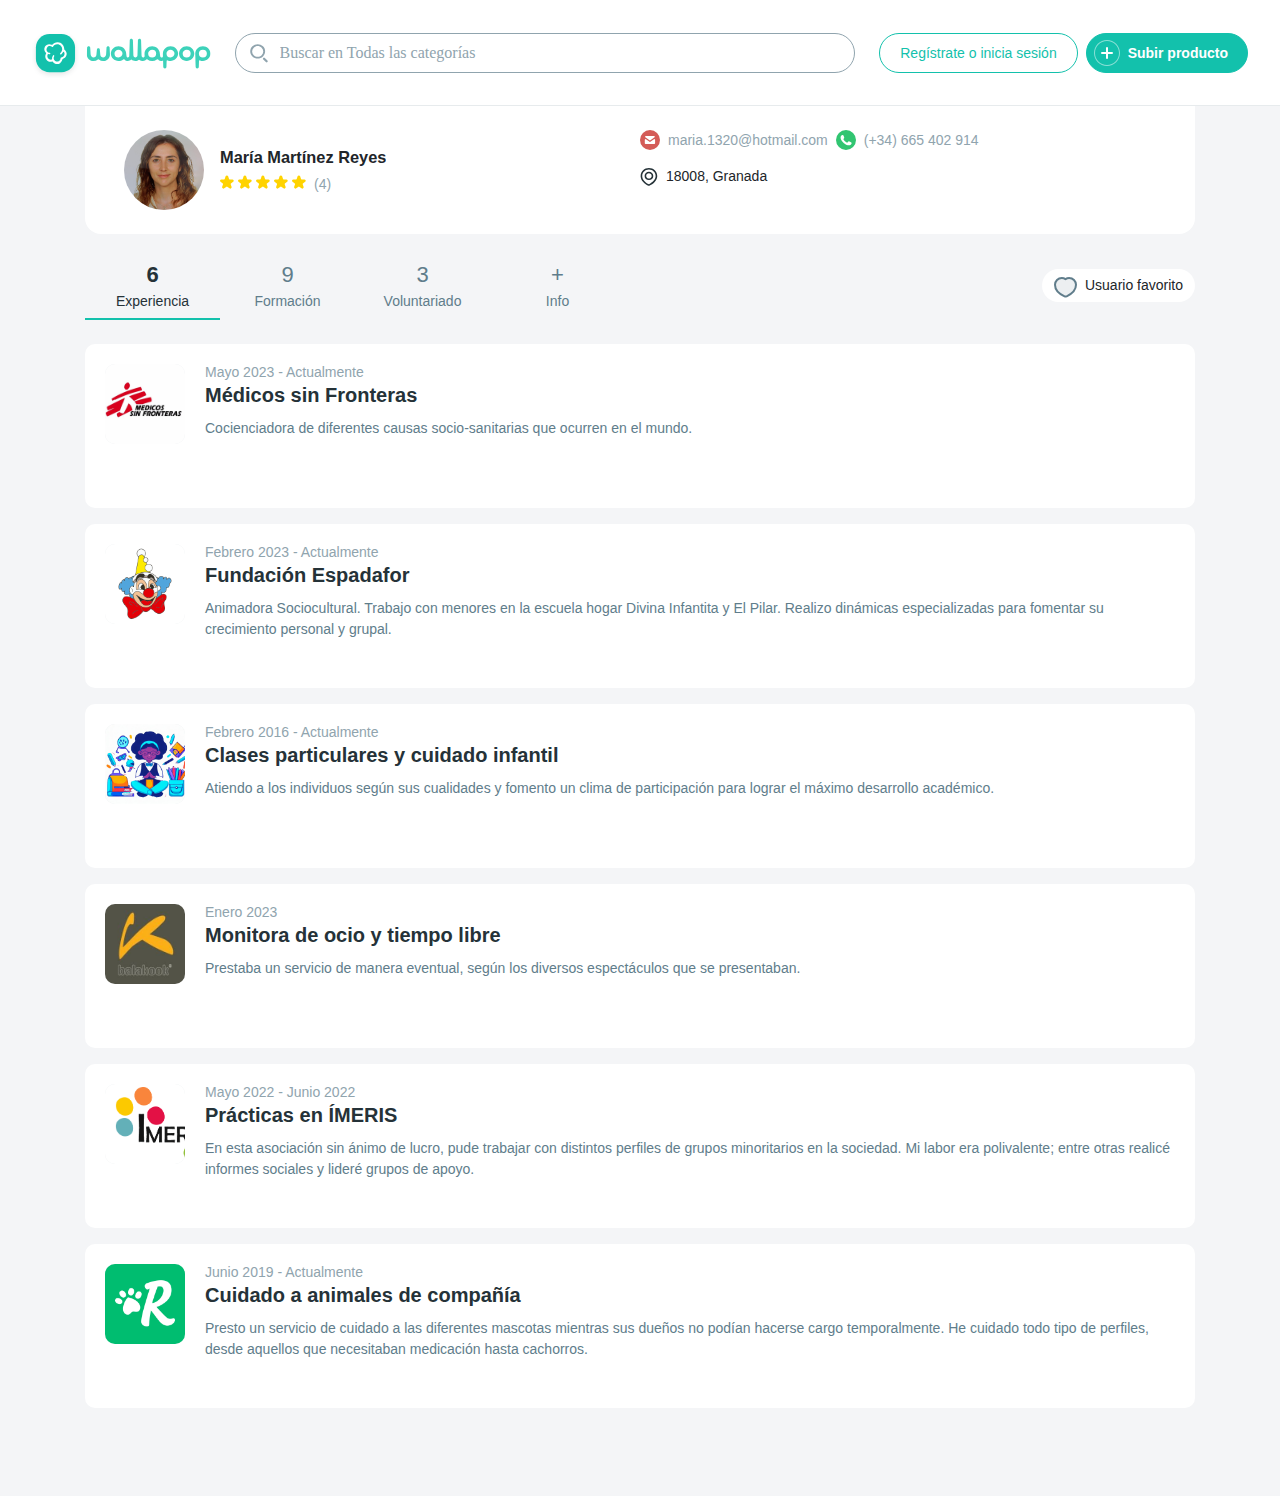
<file: experiencia.html>
<!DOCTYPE html>
<html lang="es" dir="ltr" class="hydrated" data-app-version="7.521.0"><head>
  <style>@font-face{font-family:WallieFit;src:url(//d22j03ecumputt.cloudfront.net/fonts/Wallie-Fit.woff2) format("woff2"),url(//d22j03ecumputt.cloudfront.net/fonts/Wallie-Fit.woff) format("woff"),url(//d22j03ecumputt.cloudfront.net/fonts/Wallie-Fit.ttf) format("truetype");font-display:fallback}@font-face{font-family:WallieChunky;src:url(//d22j03ecumputt.cloudfront.net/fonts/Wallie-Chunky.woff2) format("woff2"),url(//d22j03ecumputt.cloudfront.net/fonts/Wallie-Chunky.woff) format("woff"),url(//d22j03ecumputt.cloudfront.net/fonts/Wallie-Chunky.ttf) format("truetype");font-display:fallback}@font-face{font-family:WallieSkinny;src:url(//d22j03ecumputt.cloudfront.net/fonts/Wallie-Skinny.woff2) format("woff2"),url(//d22j03ecumputt.cloudfront.net/fonts/Wallie-Skinny.woff) format("woff"),url(//d22j03ecumputt.cloudfront.net/fonts/Wallie-Skinny.ttf) format("truetype");font-display:fallback}.ab-in-app-message[_ngcontent-nug-c125]{font-family:Wallie,Helvetica,serif!important}.ab-in-app-message[_ngcontent-nug-c125]   .ab-message-text[_ngcontent-nug-c125]{font-size:1rem!important}.ab-in-app-message[_ngcontent-nug-c125]   .ab-message-text[_ngcontent-nug-c125]   .ab-message-header[_ngcontent-nug-c125]{font-size:1.25rem!important}.ab-in-app-message[_ngcontent-nug-c125]   .ab-message-button[_ngcontent-nug-c125]{border-radius:6px!important;font-size:.75rem!important}.UserInfo[_ngcontent-nug-c125]{background-color:#fff;border-radius:16px;font-size:.875rem}.UserInfo__title--bold[_ngcontent-nug-c125]{font-weight:700}.UserInfo__fake-map[_ngcontent-nug-c125]{height:130px;border-radius:10px;border:solid 1px #ECEFF1;background:url(/assets/icons/user-marker-sad.svg) no-repeat center}.UserInfo__containerMedia[_ngcontent-nug-c125]{height:20px}.UserInfo__containerMedia__media.disabled[_ngcontent-nug-c125]{color:#90a4ae}.UserInfo__containerMedia__check[_ngcontent-nug-c125]     svg g g{fill:#13c1ac}</style>
  <style data-styles="">walla-dialog,walla-avatar,walla-checkbox,walla-notification-badge,walla-radio,walla-radio-group,walla-snackbar,walla-text-input,walla-button,walla-loading,walla-icon{visibility:hidden}.hydrated{visibility:inherit}</style>
  <title>Wallapop</title>
  <!--<base href="/app/">--><base href=".">

  <link rel="apple-touch-icon" href="./info_files/icons/apple-icon-180.png">
  <link rel="apple-touch-startup-image" href="./info_files/icons/apple-splash-2048-2732.jpg" media="(device-width: 1024px) and (device-height: 1366px) and (-webkit-device-pixel-ratio: 2) and (orientation: portrait)">
  <link rel="apple-touch-startup-image" href="./info_files/icons/apple-splash-2732-2048.jpg" media="(device-width: 1024px) and (device-height: 1366px) and (-webkit-device-pixel-ratio: 2) and (orientation: landscape)">
  <link rel="apple-touch-startup-image" href="./info_files/icons/apple-splash-1668-2388.jpg" media="(device-width: 834px) and (device-height: 1194px) and (-webkit-device-pixel-ratio: 2) and (orientation: portrait)">
  <link rel="apple-touch-startup-image" href="./info_files/icons/apple-splash-2388-1668.jpg" media="(device-width: 834px) and (device-height: 1194px) and (-webkit-device-pixel-ratio: 2) and (orientation: landscape)">
  <link rel="apple-touch-startup-image" href="./info_files/icons/apple-splash-1536-2048.jpg" media="(device-width: 768px) and (device-height: 1024px) and (-webkit-device-pixel-ratio: 2) and (orientation: portrait)">
  <link rel="apple-touch-startup-image" href="./info_files/icons/apple-splash-2048-1536.jpg" media="(device-width: 768px) and (device-height: 1024px) and (-webkit-device-pixel-ratio: 2) and (orientation: landscape)">
  <link rel="apple-touch-startup-image" href="./info_files/icons/apple-splash-1668-2224.jpg" media="(device-width: 834px) and (device-height: 1112px) and (-webkit-device-pixel-ratio: 2) and (orientation: portrait)">
  <link rel="apple-touch-startup-image" href="./info_files/icons/apple-splash-2224-1668.jpg" media="(device-width: 834px) and (device-height: 1112px) and (-webkit-device-pixel-ratio: 2) and (orientation: landscape)">
  <link rel="apple-touch-startup-image" href="./info_files/icons/apple-splash-1620-2160.jpg" media="(device-width: 810px) and (device-height: 1080px) and (-webkit-device-pixel-ratio: 2) and (orientation: portrait)">
  <link rel="apple-touch-startup-image" href="./info_files/icons/apple-splash-2160-1620.jpg" media="(device-width: 810px) and (device-height: 1080px) and (-webkit-device-pixel-ratio: 2) and (orientation: landscape)">
  <link rel="apple-touch-startup-image" href="./info_files/icons/apple-splash-1284-2778.jpg" media="(device-width: 428px) and (device-height: 926px) and (-webkit-device-pixel-ratio: 3) and (orientation: portrait)">
  <link rel="apple-touch-startup-image" href="./info_files/icons/apple-splash-2778-1284.jpg" media="(device-width: 428px) and (device-height: 926px) and (-webkit-device-pixel-ratio: 3) and (orientation: landscape)">
  <link rel="apple-touch-startup-image" href="./info_files/icons/apple-splash-1170-2532.jpg" media="(device-width: 390px) and (device-height: 844px) and (-webkit-device-pixel-ratio: 3) and (orientation: portrait)">
  <link rel="apple-touch-startup-image" href="./info_files/icons/apple-splash-2532-1170.jpg" media="(device-width: 390px) and (device-height: 844px) and (-webkit-device-pixel-ratio: 3) and (orientation: landscape)">
  <link rel="apple-touch-startup-image" href="./info_files/icons/apple-splash-1125-2436.jpg" media="(device-width: 375px) and (device-height: 812px) and (-webkit-device-pixel-ratio: 3) and (orientation: portrait)">
  <link rel="apple-touch-startup-image" href="./info_files/icons/apple-splash-2436-1125.jpg" media="(device-width: 375px) and (device-height: 812px) and (-webkit-device-pixel-ratio: 3) and (orientation: landscape)">
  <link rel="apple-touch-startup-image" href="./info_files/icons/apple-splash-1242-2688.jpg" media="(device-width: 414px) and (device-height: 896px) and (-webkit-device-pixel-ratio: 3) and (orientation: portrait)">
  <link rel="apple-touch-startup-image" href="./info_files/icons/apple-splash-2688-1242.jpg" media="(device-width: 414px) and (device-height: 896px) and (-webkit-device-pixel-ratio: 3) and (orientation: landscape)">
  <link rel="apple-touch-startup-image" href="./info_files/icons/apple-splash-828-1792.jpg" media="(device-width: 414px) and (device-height: 896px) and (-webkit-device-pixel-ratio: 2) and (orientation: portrait)">
  <link rel="apple-touch-startup-image" href="./info_files/icons/apple-splash-1792-828.jpg" media="(device-width: 414px) and (device-height: 896px) and (-webkit-device-pixel-ratio: 2) and (orientation: landscape)">
  <link rel="apple-touch-startup-image" href="./info_files/icons/apple-splash-1242-2208.jpg" media="(device-width: 414px) and (device-height: 736px) and (-webkit-device-pixel-ratio: 3) and (orientation: portrait)">
  <link rel="apple-touch-startup-image" href="./info_files/icons/apple-splash-2208-1242.jpg" media="(device-width: 414px) and (device-height: 736px) and (-webkit-device-pixel-ratio: 3) and (orientation: landscape)">
  <link rel="apple-touch-startup-image" href="./info_files/icons/apple-splash-750-1334.jpg" media="(device-width: 375px) and (device-height: 667px) and (-webkit-device-pixel-ratio: 2) and (orientation: portrait)">
  <link rel="apple-touch-startup-image" href="./info_files/icons/apple-splash-1334-750.jpg" media="(device-width: 375px) and (device-height: 667px) and (-webkit-device-pixel-ratio: 2) and (orientation: landscape)">
  <link rel="apple-touch-startup-image" href="./info_files/icons/apple-splash-640-1136.jpg" media="(device-width: 320px) and (device-height: 568px) and (-webkit-device-pixel-ratio: 2) and (orientation: portrait)">
  <link rel="apple-touch-startup-image" href="./info_files/icons/apple-splash-1136-640.jpg" media="(device-width: 320px) and (device-height: 568px) and (-webkit-device-pixel-ratio: 2) and (orientation: landscape)">
  <link rel="preconnect" href="">
  <link rel="preconnect" href="">
  <link rel="preconnect" href="">
  <link rel="preconnect" href="">
  <link rel="preconnect" href="">
  <link rel="preconnect" href="">
  <link rel="preconnect" href="">
  <link rel="manifest" href="">

  <link rel="preload" href="" as="fetch">
  <style>*,*:before,*:after{box-sizing:border-box}html{font-family:sans-serif;line-height:1.15;-webkit-text-size-adjust:100%;-webkit-tap-highlight-color:rgba(0,0,0,0)}body{margin:0;font-family:-apple-system,BlinkMacSystemFont,Segoe UI,Roboto,Helvetica Neue,Arial,Noto Sans,Liberation Sans,sans-serif,"Apple Color Emoji","Segoe UI Emoji",Segoe UI Symbol,"Noto Color Emoji";font-size:1rem;font-weight:400;line-height:1.5;color:#212529;text-align:left;background-color:#fff}@font-face{font-family:Wallie;src:url(//d22j03ecumputt.cloudfront.net/fonts/Wallie-Skinny.woff2) format("woff2"),url(//d22j03ecumputt.cloudfront.net/fonts/Wallie-Skinny.woff) format("woff"),url(//d22j03ecumputt.cloudfront.net/fonts/Wallie-Skinny.ttf) format("truetype");font-weight:300;font-display:fallback}@font-face{font-family:Wallie;src:url(//d22j03ecumputt.cloudfront.net/fonts/Wallie-Fit.woff2) format("woff2"),url(//d22j03ecumputt.cloudfront.net/fonts/Wallie-Fit.woff) format("woff"),url(//d22j03ecumputt.cloudfront.net/fonts/Wallie-Fit.ttf) format("truetype");font-display:fallback}@font-face{font-family:Wallie;src:url(//d22j03ecumputt.cloudfront.net/fonts/Wallie-Chunky.woff2) format("woff2"),url(//d22j03ecumputt.cloudfront.net/fonts/Wallie-Chunky.woff) format("woff"),url(//d22j03ecumputt.cloudfront.net/fonts/Wallie-Chunky.ttf) format("truetype");font-weight:700;font-display:fallback}html{height:100%}html,body{font-size:16px}body{font-family:Wallie,Helvetica;-webkit-font-smoothing:antialiased;-moz-osx-font-smoothing:grayscale;min-height:100%}</style><link rel="stylesheet" href="./info_files/styles.b39b77fa044f2d8f.css" media="all" onload="this.media=&#39;all&#39;"><noscript><link rel="stylesheet" href="styles.b39b77fa044f2d8f.css"></noscript><style id="googleidentityservice_button_styles">.qJTHM{-webkit-user-select:none;color:#202124;direction:ltr;-webkit-touch-callout:none;font-family:"Roboto-Regular",arial,sans-serif;-webkit-font-smoothing:antialiased;font-weight:400;margin:0;overflow:hidden;-webkit-text-size-adjust:100%}.ynRLnc{left:-9999px;position:absolute;top:-9999px}.L6cTce{display:none}.bltWBb{word-break:break-all}.hSRGPd{color:#1a73e8;cursor:pointer;font-weight:500;text-decoration:none}.Bz112c-W3lGp{height:16px;width:16px}.Bz112c-E3DyYd{height:20px;width:20px}.Bz112c-r9oPif{height:24px;width:24px}.Bz112c-uaxL4e{-webkit-border-radius:10px;border-radius:10px}.LgbsSe-Bz112c{display:block}.S9gUrf-YoZ4jf,.S9gUrf-YoZ4jf *{border:none;margin:0;padding:0}.fFW7wc-ibnC6b>.aZ2wEe>div{border-color:#4285f4}.P1ekSe-ZMv3u>div:nth-child(1){background-color:#1a73e8!important}.P1ekSe-ZMv3u>div:nth-child(2),.P1ekSe-ZMv3u>div:nth-child(3){background-image:linear-gradient(to right,rgba(255,255,255,.7),rgba(255,255,255,.7)),linear-gradient(to right,#1a73e8,#1a73e8)!important}.haAclf{display:inline-block}.nsm7Bb-HzV7m-LgbsSe{-webkit-border-radius:4px;border-radius:4px;-webkit-box-sizing:border-box;box-sizing:border-box;-webkit-transition:background-color .218s,border-color .218s;transition:background-color .218s,border-color .218s;-webkit-user-select:none;-webkit-appearance:none;background-color:#fff;background-image:none;border:1px solid #dadce0;color:#3c4043;cursor:pointer;font-family:"Google Sans",arial,sans-serif;font-size:14px;height:40px;letter-spacing:0.25px;outline:none;overflow:hidden;padding:0 12px;position:relative;text-align:center;vertical-align:middle;white-space:nowrap;width:auto}@media screen and (-ms-high-contrast:active){.nsm7Bb-HzV7m-LgbsSe{border:2px solid windowText;color:windowText}}.nsm7Bb-HzV7m-LgbsSe.pSzOP-SxQuSe{font-size:14px;height:32px;letter-spacing:0.25px;padding:0 10px}.nsm7Bb-HzV7m-LgbsSe.purZT-SxQuSe{font-size:11px;height:20px;letter-spacing:0.3px;padding:0 8px}.nsm7Bb-HzV7m-LgbsSe.Bz112c-LgbsSe{padding:0;width:40px}.nsm7Bb-HzV7m-LgbsSe.Bz112c-LgbsSe.pSzOP-SxQuSe{width:32px}.nsm7Bb-HzV7m-LgbsSe.Bz112c-LgbsSe.purZT-SxQuSe{width:20px}.nsm7Bb-HzV7m-LgbsSe.JGcpL-RbRzK{-webkit-border-radius:20px;border-radius:20px}.nsm7Bb-HzV7m-LgbsSe.JGcpL-RbRzK.pSzOP-SxQuSe{-webkit-border-radius:16px;border-radius:16px}.nsm7Bb-HzV7m-LgbsSe.JGcpL-RbRzK.purZT-SxQuSe{-webkit-border-radius:10px;border-radius:10px}.nsm7Bb-HzV7m-LgbsSe.MFS4be-Ia7Qfc{border:none;color:#fff}.nsm7Bb-HzV7m-LgbsSe.MFS4be-v3pZbf-Ia7Qfc{background-color:#1a73e8}.nsm7Bb-HzV7m-LgbsSe.MFS4be-JaPV2b-Ia7Qfc{background-color:#202124;color:#e8eaed}.nsm7Bb-HzV7m-LgbsSe .nsm7Bb-HzV7m-LgbsSe-Bz112c{height:18px;margin-right:8px;min-width:18px;width:18px}.nsm7Bb-HzV7m-LgbsSe.pSzOP-SxQuSe .nsm7Bb-HzV7m-LgbsSe-Bz112c{height:14px;min-width:14px;width:14px}.nsm7Bb-HzV7m-LgbsSe.purZT-SxQuSe .nsm7Bb-HzV7m-LgbsSe-Bz112c{height:10px;min-width:10px;width:10px}.nsm7Bb-HzV7m-LgbsSe.jVeSEe .nsm7Bb-HzV7m-LgbsSe-Bz112c{margin-left:8px;margin-right:-4px}.nsm7Bb-HzV7m-LgbsSe.Bz112c-LgbsSe .nsm7Bb-HzV7m-LgbsSe-Bz112c{margin:0;padding:10px}.nsm7Bb-HzV7m-LgbsSe.Bz112c-LgbsSe.pSzOP-SxQuSe .nsm7Bb-HzV7m-LgbsSe-Bz112c{padding:8px}.nsm7Bb-HzV7m-LgbsSe.Bz112c-LgbsSe.purZT-SxQuSe .nsm7Bb-HzV7m-LgbsSe-Bz112c{padding:4px}.nsm7Bb-HzV7m-LgbsSe .nsm7Bb-HzV7m-LgbsSe-Bz112c-haAclf{-webkit-border-top-left-radius:3px;border-top-left-radius:3px;-webkit-border-bottom-left-radius:3px;border-bottom-left-radius:3px;display:-webkit-box;display:-webkit-flex;display:flex;justify-content:center;-webkit-align-items:center;align-items:center;background-color:#fff;height:36px;margin-left:-10px;margin-right:12px;min-width:36px;width:36px}.nsm7Bb-HzV7m-LgbsSe .nsm7Bb-HzV7m-LgbsSe-Bz112c-haAclf .nsm7Bb-HzV7m-LgbsSe-Bz112c,.nsm7Bb-HzV7m-LgbsSe.Bz112c-LgbsSe .nsm7Bb-HzV7m-LgbsSe-Bz112c-haAclf .nsm7Bb-HzV7m-LgbsSe-Bz112c{margin:0;padding:0}.nsm7Bb-HzV7m-LgbsSe.pSzOP-SxQuSe .nsm7Bb-HzV7m-LgbsSe-Bz112c-haAclf{height:28px;margin-left:-8px;margin-right:10px;min-width:28px;width:28px}.nsm7Bb-HzV7m-LgbsSe.purZT-SxQuSe .nsm7Bb-HzV7m-LgbsSe-Bz112c-haAclf{height:16px;margin-left:-6px;margin-right:8px;min-width:16px;width:16px}.nsm7Bb-HzV7m-LgbsSe.Bz112c-LgbsSe .nsm7Bb-HzV7m-LgbsSe-Bz112c-haAclf{-webkit-border-radius:3px;border-radius:3px;margin-left:2px;margin-right:0;padding:0}.nsm7Bb-HzV7m-LgbsSe.JGcpL-RbRzK .nsm7Bb-HzV7m-LgbsSe-Bz112c-haAclf{-webkit-border-radius:18px;border-radius:18px}.nsm7Bb-HzV7m-LgbsSe.pSzOP-SxQuSe.JGcpL-RbRzK .nsm7Bb-HzV7m-LgbsSe-Bz112c-haAclf{-webkit-border-radius:14px;border-radius:14px}.nsm7Bb-HzV7m-LgbsSe.purZT-SxQuSe.JGcpL-RbRzK .nsm7Bb-HzV7m-LgbsSe-Bz112c-haAclf{-webkit-border-radius:8px;border-radius:8px}.nsm7Bb-HzV7m-LgbsSe .nsm7Bb-HzV7m-LgbsSe-bN97Pc-sM5MNb{display:-webkit-box;display:-webkit-flex;display:flex;-webkit-align-items:center;align-items:center;-webkit-flex-direction:row;flex-direction:row;justify-content:space-between;-webkit-flex-wrap:nowrap;flex-wrap:nowrap;height:100%;position:relative;width:100%}.nsm7Bb-HzV7m-LgbsSe .oXtfBe-l4eHX{justify-content:center}.nsm7Bb-HzV7m-LgbsSe .nsm7Bb-HzV7m-LgbsSe-BPrWId{-webkit-flex-grow:1;flex-grow:1;font-family:"Google Sans",arial,sans-serif;font-weight:500;overflow:hidden;text-overflow:ellipsis;vertical-align:top}.nsm7Bb-HzV7m-LgbsSe.purZT-SxQuSe .nsm7Bb-HzV7m-LgbsSe-BPrWId{font-weight:300}.nsm7Bb-HzV7m-LgbsSe .oXtfBe-l4eHX .nsm7Bb-HzV7m-LgbsSe-BPrWId{-webkit-flex-grow:0;flex-grow:0}.nsm7Bb-HzV7m-LgbsSe .nsm7Bb-HzV7m-LgbsSe-MJoBVe{-webkit-transition:background-color .218s;transition:background-color .218s;bottom:0;left:0;position:absolute;right:0;top:0}.nsm7Bb-HzV7m-LgbsSe:hover,.nsm7Bb-HzV7m-LgbsSe:focus{-webkit-box-shadow:none;box-shadow:none;border-color:#d2e3fc;outline:none}.nsm7Bb-HzV7m-LgbsSe:hover .nsm7Bb-HzV7m-LgbsSe-MJoBVe,.nsm7Bb-HzV7m-LgbsSe:focus .nsm7Bb-HzV7m-LgbsSe-MJoBVe{background:rgba(66,133,244,.04)}.nsm7Bb-HzV7m-LgbsSe:active .nsm7Bb-HzV7m-LgbsSe-MJoBVe{background:rgba(66,133,244,.1)}.nsm7Bb-HzV7m-LgbsSe.MFS4be-Ia7Qfc:hover .nsm7Bb-HzV7m-LgbsSe-MJoBVe,.nsm7Bb-HzV7m-LgbsSe.MFS4be-Ia7Qfc:focus .nsm7Bb-HzV7m-LgbsSe-MJoBVe{background:rgba(255,255,255,.24)}.nsm7Bb-HzV7m-LgbsSe.MFS4be-Ia7Qfc:active .nsm7Bb-HzV7m-LgbsSe-MJoBVe{background:rgba(255,255,255,.32)}.nsm7Bb-HzV7m-LgbsSe .n1UuX-DkfjY{-webkit-border-radius:50%;border-radius:50%;display:-webkit-box;display:-webkit-flex;display:flex;height:20px;margin-left:-4px;margin-right:8px;min-width:20px;width:20px}.nsm7Bb-HzV7m-LgbsSe.jVeSEe .nsm7Bb-HzV7m-LgbsSe-BPrWId{font-family:"Roboto";font-size:12px;text-align:left}.nsm7Bb-HzV7m-LgbsSe.jVeSEe .nsm7Bb-HzV7m-LgbsSe-BPrWId .ssJRIf,.nsm7Bb-HzV7m-LgbsSe.jVeSEe .nsm7Bb-HzV7m-LgbsSe-BPrWId .K4efff .fmcmS{overflow:hidden;text-overflow:ellipsis}.nsm7Bb-HzV7m-LgbsSe.jVeSEe .nsm7Bb-HzV7m-LgbsSe-BPrWId .K4efff{display:-webkit-box;display:-webkit-flex;display:flex;-webkit-align-items:center;align-items:center;color:#5f6368;fill:#5f6368;font-size:11px;font-weight:400}.nsm7Bb-HzV7m-LgbsSe.jVeSEe.MFS4be-Ia7Qfc .nsm7Bb-HzV7m-LgbsSe-BPrWId .K4efff{color:#e8eaed;fill:#e8eaed}.nsm7Bb-HzV7m-LgbsSe.jVeSEe .nsm7Bb-HzV7m-LgbsSe-BPrWId .K4efff .Bz112c{height:18px;margin:-3px -3px -3px 2px;min-width:18px;width:18px}.nsm7Bb-HzV7m-LgbsSe.jVeSEe .nsm7Bb-HzV7m-LgbsSe-Bz112c-haAclf{-webkit-border-top-left-radius:0;border-top-left-radius:0;-webkit-border-bottom-left-radius:0;border-bottom-left-radius:0;-webkit-border-top-right-radius:3px;border-top-right-radius:3px;-webkit-border-bottom-right-radius:3px;border-bottom-right-radius:3px;margin-left:12px;margin-right:-10px}.nsm7Bb-HzV7m-LgbsSe.jVeSEe.JGcpL-RbRzK .nsm7Bb-HzV7m-LgbsSe-Bz112c-haAclf{-webkit-border-radius:18px;border-radius:18px}.L5Fo6c-sM5MNb{border:0;display:block;left:0;position:relative;top:0}.L5Fo6c-bF1uUb{-webkit-border-radius:4px;border-radius:4px;bottom:0;cursor:pointer;left:0;position:absolute;right:0;top:0}.L5Fo6c-bF1uUb:focus{border:none;outline:none}sentinel{}</style><link id="googleidentityservice" type="text/css" media="all" rel="stylesheet" href="./info_files/style"><style>@font-face{font-family:WallieFit;src:url(//d22j03ecumputt.cloudfront.net/fonts/Wallie-Fit.woff2) format("woff2"),url(//d22j03ecumputt.cloudfront.net/fonts/Wallie-Fit.woff) format("woff"),url(//d22j03ecumputt.cloudfront.net/fonts/Wallie-Fit.ttf) format("truetype");font-display:fallback}@font-face{font-family:WallieChunky;src:url(//d22j03ecumputt.cloudfront.net/fonts/Wallie-Chunky.woff2) format("woff2"),url(//d22j03ecumputt.cloudfront.net/fonts/Wallie-Chunky.woff) format("woff"),url(//d22j03ecumputt.cloudfront.net/fonts/Wallie-Chunky.ttf) format("truetype");font-display:fallback}@font-face{font-family:WallieSkinny;src:url(//d22j03ecumputt.cloudfront.net/fonts/Wallie-Skinny.woff2) format("woff2"),url(//d22j03ecumputt.cloudfront.net/fonts/Wallie-Skinny.woff) format("woff"),url(//d22j03ecumputt.cloudfront.net/fonts/Wallie-Skinny.ttf) format("truetype");font-display:fallback}.ab-in-app-message[_ngcontent-jva-c109]{font-family:Wallie,Helvetica,serif!important}.ab-in-app-message[_ngcontent-jva-c109]   .ab-message-text[_ngcontent-jva-c109]{font-size:1rem!important}.ab-in-app-message[_ngcontent-jva-c109]   .ab-message-text[_ngcontent-jva-c109]   .ab-message-header[_ngcontent-jva-c109]{font-size:1.25rem!important}.ab-in-app-message[_ngcontent-jva-c109]   .ab-message-button[_ngcontent-jva-c109]{border-radius:6px!important;font-size:.75rem!important}.PublicLayout[_ngcontent-jva-c109]{background-color:#eceff199;min-height:100vh;min-height:100svh}.PublicLayout__content[_ngcontent-jva-c109]{position:relative;max-width:100%;flex:1}</style><style>@font-face{font-family:WallieFit;src:url(//d22j03ecumputt.cloudfront.net/fonts/Wallie-Fit.woff2) format("woff2"),url(//d22j03ecumputt.cloudfront.net/fonts/Wallie-Fit.woff) format("woff"),url(//d22j03ecumputt.cloudfront.net/fonts/Wallie-Fit.ttf) format("truetype");font-display:fallback}@font-face{font-family:WallieChunky;src:url(//d22j03ecumputt.cloudfront.net/fonts/Wallie-Chunky.woff2) format("woff2"),url(//d22j03ecumputt.cloudfront.net/fonts/Wallie-Chunky.woff) format("woff"),url(//d22j03ecumputt.cloudfront.net/fonts/Wallie-Chunky.ttf) format("truetype");font-display:fallback}@font-face{font-family:WallieSkinny;src:url(//d22j03ecumputt.cloudfront.net/fonts/Wallie-Skinny.woff2) format("woff2"),url(//d22j03ecumputt.cloudfront.net/fonts/Wallie-Skinny.woff) format("woff"),url(//d22j03ecumputt.cloudfront.net/fonts/Wallie-Skinny.ttf) format("truetype");font-display:fallback}.ab-in-app-message[_ngcontent-jva-c107]{font-family:Wallie,Helvetica,serif!important}.ab-in-app-message[_ngcontent-jva-c107]   .ab-message-text[_ngcontent-jva-c107]{font-size:1rem!important}.ab-in-app-message[_ngcontent-jva-c107]   .ab-message-text[_ngcontent-jva-c107]   .ab-message-header[_ngcontent-jva-c107]{font-size:1.25rem!important}.ab-in-app-message[_ngcontent-jva-c107]   .ab-message-button[_ngcontent-jva-c107]{border-radius:6px!important;font-size:.75rem!important}ngb-toast.warning[_ngcontent-jva-c107], ngb-toast.error[_ngcontent-jva-c107], ngb-toast.success[_ngcontent-jva-c107]{border-radius:3px;color:#fff;padding:15px;text-align:left;font-size:1rem}@media (max-width: 375px){ngb-toast.warning[_ngcontent-jva-c107], ngb-toast.error[_ngcontent-jva-c107], ngb-toast.success[_ngcontent-jva-c107]{width:100%}}.toast-container[_ngcontent-jva-c107]{z-index:999999;position:fixed;top:12px;right:12px;row-gap:1rem;align-items:flex-end}@media (max-width: 375px){.toast-container[_ngcontent-jva-c107]{left:12px}}ngb-toast[_ngcontent-jva-c107]{width:300px;padding:16px 20px;box-shadow:5px 10px 18px #0003;cursor:pointer}ngb-toast[_ngcontent-jva-c107]:hover{box-shadow:5px 10px 18px #0000001a}ngb-toast.success[_ngcontent-jva-c107]{background-color:#31c571}ngb-toast.error[_ngcontent-jva-c107]{background-color:#fd6c67}ngb-toast.warning[_ngcontent-jva-c107]{background-color:#ffb238}ngb-toast[_ngcontent-jva-c107]   .toast-text[_ngcontent-jva-c107]{display:block;padding:8px 0}ngb-toast[_ngcontent-jva-c107]   .toast-title[_ngcontent-jva-c107]{display:block;font-weight:700}ngb-toast[_ngcontent-jva-c107]   .text-centered[_ngcontent-jva-c107]{text-align:center}ngb-toast[_ngcontent-jva-c107]   .toast-wrapper[_ngcontent-jva-c107]{display:grid;grid-template-columns:60% 40%;display:-webkit-grid;-webkit-grid-columns:60% 40%}ngb-toast[_ngcontent-jva-c107]   .toast-link[_ngcontent-jva-c107]{font-weight:700;color:#fff;border:0;background:transparent;text-align:right}ngb-toast[_ngcontent-jva-c107]   .toast-text-dark[_ngcontent-jva-c107]{font-weight:700;color:#29363d}.toast-larger[_ngcontent-jva-c107]{width:400px}</style><style>@font-face{font-family:WallieFit;src:url(//d22j03ecumputt.cloudfront.net/fonts/Wallie-Fit.woff2) format("woff2"),url(//d22j03ecumputt.cloudfront.net/fonts/Wallie-Fit.woff) format("woff"),url(//d22j03ecumputt.cloudfront.net/fonts/Wallie-Fit.ttf) format("truetype");font-display:fallback}@font-face{font-family:WallieChunky;src:url(//d22j03ecumputt.cloudfront.net/fonts/Wallie-Chunky.woff2) format("woff2"),url(//d22j03ecumputt.cloudfront.net/fonts/Wallie-Chunky.woff) format("woff"),url(//d22j03ecumputt.cloudfront.net/fonts/Wallie-Chunky.ttf) format("truetype");font-display:fallback}@font-face{font-family:WallieSkinny;src:url(//d22j03ecumputt.cloudfront.net/fonts/Wallie-Skinny.woff2) format("woff2"),url(//d22j03ecumputt.cloudfront.net/fonts/Wallie-Skinny.woff) format("woff"),url(//d22j03ecumputt.cloudfront.net/fonts/Wallie-Skinny.ttf) format("truetype");font-display:fallback}.ab-in-app-message[_ngcontent-jva-c104]{font-family:Wallie,Helvetica,serif!important}.ab-in-app-message[_ngcontent-jva-c104]   .ab-message-text[_ngcontent-jva-c104]{font-size:1rem!important}.ab-in-app-message[_ngcontent-jva-c104]   .ab-message-text[_ngcontent-jva-c104]   .ab-message-header[_ngcontent-jva-c104]{font-size:1.25rem!important}.ab-in-app-message[_ngcontent-jva-c104]   .ab-message-button[_ngcontent-jva-c104]{border-radius:6px!important;font-size:.75rem!important}[_nghost-jva-c104]{position:sticky;background-color:#fff;top:0;border-bottom:1px solid;border-color:#cfd8dc80;width:100%;display:flex;display:-ms-flexbox;align-items:center;justify-content:center;z-index:100;height:106px;padding:0 32px}@media (max-width: 767.98px){[_nghost-jva-c104]{padding:0 16px;height:66px}}[_nghost-jva-c104]   a[_ngcontent-jva-c104]{color:#253238;font-size:.875rem;text-decoration:none}.main-header-my-zone[_ngcontent-jva-c104]   tsl-user-avatar[_ngcontent-jva-c104]{margin-left:8px}.main-header-my-zone[_ngcontent-jva-c104]   span[_ngcontent-jva-c104]{font-size:.875rem;color:#253238;margin-right:4px;margin-left:8px}.main-header-my-zone.active[_ngcontent-jva-c104]   span[_ngcontent-jva-c104]{color:#13c1ac}.topbar-menu[_ngcontent-jva-c104]{position:absolute;right:12px;top:50%;transform:translateY(-50%)}.topbar-menu[_ngcontent-jva-c104]   .topbar-sections[_ngcontent-jva-c104]{display:inline-block}.topbar-menu[_ngcontent-jva-c104]   .topbar-sections[_ngcontent-jva-c104]   a[_ngcontent-jva-c104]{display:inline-block;margin-right:20px;line-height:32px;text-decoration:none;border-radius:100px;color:#fff}.topbar-menu[_ngcontent-jva-c104]   .topbar-sections[_ngcontent-jva-c104]   a.active[_ngcontent-jva-c104]{padding:0 12px;color:#13c1ac;background-color:#fff}.main-header-login[_ngcontent-jva-c104]{display:flex;align-items:center;justify-content:center}.main-header-login[_ngcontent-jva-c104]   a[_ngcontent-jva-c104]{text-decoration:none}.main-header-login[_ngcontent-jva-c104]   i[_ngcontent-jva-c104]{font-size:2.25rem;vertical-align:middle}.main-header-login[_ngcontent-jva-c104]   .menu-link[_ngcontent-jva-c104]{color:#253238;height:65px;margin-right:20px;position:relative;display:flex;align-items:center;white-space:nowrap;cursor:pointer}.main-header-login[_ngcontent-jva-c104]   .menu-link.active[_ngcontent-jva-c104]{font-weight:700;color:#13c1ac}.main-header-login[_ngcontent-jva-c104]   .menu-link[_ngcontent-jva-c104]   span[_ngcontent-jva-c104]{font-size:.875rem;line-height:16px}.main-header-login[_ngcontent-jva-c104]   .menu-link[_ngcontent-jva-c104]   .news-badge[_ngcontent-jva-c104]{height:8px;width:8px;border-radius:8px;background-color:#fd6c67;position:absolute;left:28px;top:19px}.main-header-login[_ngcontent-jva-c104]   .menu-link[_ngcontent-jva-c104]   .news-badge.left[_ngcontent-jva-c104]{left:30px;top:17px}.main-header-login[_ngcontent-jva-c104]   .menu-link[_ngcontent-jva-c104]   .news-badge[_ngcontent-jva-c104]   .active[_ngcontent-jva-c104]{display:block}.main-header-login[_ngcontent-jva-c104]   .menu-link[_ngcontent-jva-c104]:hover   span[_ngcontent-jva-c104], .main-header-login[_ngcontent-jva-c104]   .menu-link.active[_ngcontent-jva-c104]   span[_ngcontent-jva-c104]{font-weight:initial;color:#13c1ac}.main-header-login[_ngcontent-jva-c104]   .menu-link[_ngcontent-jva-c104]:hover   .chat[_ngcontent-jva-c104]     svg path, .main-header-login[_ngcontent-jva-c104]   .menu-link.active[_ngcontent-jva-c104]   .chat[_ngcontent-jva-c104]     svg path{stroke:#13c1ac}.main-header-login[_ngcontent-jva-c104]   .menu-link[_ngcontent-jva-c104]:hover   .favorites[_ngcontent-jva-c104]     svg path, .main-header-login[_ngcontent-jva-c104]   .menu-link.active[_ngcontent-jva-c104]   .favorites[_ngcontent-jva-c104]     svg path{fill:#13c1ac}.main-header-login[_ngcontent-jva-c104]   .menu-link#top-bar-favorites[_ngcontent-jva-c104]   .news-badge[_ngcontent-jva-c104]{left:32px;top:19px}.main-header-login[_ngcontent-jva-c104]   .menu-link#top-bar-inbox[_ngcontent-jva-c104]   .news-badge[_ngcontent-jva-c104]{left:34px;top:18px}.main-header-login.no-search[_ngcontent-jva-c104]{flex:1;justify-content:flex-end}.main-header-login[_ngcontent-jva-c104]   .main-header-chat.active[_ngcontent-jva-c104]   tsl-svg-icon[_ngcontent-jva-c104]     svg g g{fill:#13c1ac}.main-header-login[_ngcontent-jva-c104]   tsl-button.TopBar__btn[_ngcontent-jva-c104]     button{align-items:center;display:flex;font-size:.875rem;font-weight:700;line-height:26px;padding-bottom:8px;padding-top:8px;height:40px;padding-right:19px}.main-header-login[_ngcontent-jva-c104]   tsl-button.TopBar__btn--signin[_ngcontent-jva-c104]     button{padding-right:20px}.main-header-login[_ngcontent-jva-c104]   tsl-button.TopBar__btn--regular[_ngcontent-jva-c104]     button span{font-weight:400}.main-header-login[_ngcontent-jva-c104]   tsl-button.TopBar__btn--with-icon[_ngcontent-jva-c104]{margin-left:8px}.main-header-login[_ngcontent-jva-c104]   tsl-button.TopBar__btn--with-icon[_ngcontent-jva-c104]     button{padding-left:7px}.main-header-login[_ngcontent-jva-c104]   tsl-button.TopBar__btn--with-icon[_ngcontent-jva-c104]     tsl-svg-icon{width:26px;height:26px;margin-right:8px;vertical-align:middle}.main-header-login[_ngcontent-jva-c104]   tsl-button.TopBar__btn--with-icon[_ngcontent-jva-c104]:hover     tsl-svg-icon #fill{fill-opacity:1;transition:all .2s ease-in-out}.main-header-login[_ngcontent-jva-c104]   tsl-button.TopBar__btn--with-icon[_ngcontent-jva-c104]:hover     tsl-svg-icon #plus rect{fill:#13c1ac;transition:all .2s ease-in-out}.main-header-login.professional[_ngcontent-jva-c104]   .main-header-my-zone.active[_ngcontent-jva-c104]   .horizontal-line[_ngcontent-jva-c104]{border-color:#dbac00}.main-header-login.professional[_ngcontent-jva-c104]   .main-header-my-zone.active[_ngcontent-jva-c104]   span[_ngcontent-jva-c104]{color:#dbac00}.main-header-credits[_ngcontent-jva-c104]   b[_ngcontent-jva-c104]{color:#13c1ac;margin-right:4px}.main-header-credits[_ngcontent-jva-c104]   .topbar-icon[_ngcontent-jva-c104]{width:38px;height:38px}.topbar-logo-icon[_ngcontent-jva-c104]{cursor:pointer}.topbar-logo-icon--full[_ngcontent-jva-c104]{display:none}@media (min-width: 768px){.topbar-logo-icon--full[_ngcontent-jva-c104]{display:initial;width:178.55px;padding-top:5px}}.topbar-logo-icon--mobile[_ngcontent-jva-c104]{display:none}@media (max-width: 767.98px){.topbar-logo-icon--mobile[_ngcontent-jva-c104]{display:initial;padding-top:5px}}.topbar-icon-hover[_ngcontent-jva-c104]{display:none}.skip-veil[_ngcontent-jva-c104]{z-index:2}</style><style>@font-face{font-family:WallieFit;src:url(//d22j03ecumputt.cloudfront.net/fonts/Wallie-Fit.woff2) format("woff2"),url(//d22j03ecumputt.cloudfront.net/fonts/Wallie-Fit.woff) format("woff"),url(//d22j03ecumputt.cloudfront.net/fonts/Wallie-Fit.ttf) format("truetype");font-display:fallback}@font-face{font-family:WallieChunky;src:url(//d22j03ecumputt.cloudfront.net/fonts/Wallie-Chunky.woff2) format("woff2"),url(//d22j03ecumputt.cloudfront.net/fonts/Wallie-Chunky.woff) format("woff"),url(//d22j03ecumputt.cloudfront.net/fonts/Wallie-Chunky.ttf) format("truetype");font-display:fallback}@font-face{font-family:WallieSkinny;src:url(//d22j03ecumputt.cloudfront.net/fonts/Wallie-Skinny.woff2) format("woff2"),url(//d22j03ecumputt.cloudfront.net/fonts/Wallie-Skinny.woff) format("woff"),url(//d22j03ecumputt.cloudfront.net/fonts/Wallie-Skinny.ttf) format("truetype");font-display:fallback}.ab-in-app-message[_ngcontent-jva-c105]{font-family:Wallie,Helvetica,serif!important}.ab-in-app-message[_ngcontent-jva-c105]   .ab-message-text[_ngcontent-jva-c105]{font-size:1rem!important}.ab-in-app-message[_ngcontent-jva-c105]   .ab-message-text[_ngcontent-jva-c105]   .ab-message-header[_ngcontent-jva-c105]{font-size:1.25rem!important}.ab-in-app-message[_ngcontent-jva-c105]   .ab-message-button[_ngcontent-jva-c105]{border-radius:6px!important;font-size:.75rem!important}[_nghost-jva-c105]{z-index:20;position:sticky;bottom:0;width:100%}.BottomNavigationBar[_ngcontent-jva-c105]{display:flex;background-color:#fff;border-top:1px solid #ECEFF1;min-height:64px;padding-top:.375rem}@supports (padding: env(safe-area-inset-bottom)){.BottomNavigationBar[_ngcontent-jva-c105]{padding-bottom:max(.375rem,env(safe-area-inset-bottom))}}.BottomNavigationBar__icon[_ngcontent-jva-c105]{height:28px}.BottomNavigationBar__icon--active[_ngcontent-jva-c105]{display:none}.BottomNavigationBar__text[_ngcontent-jva-c105]{line-height:18px;font-size:.75rem;color:#607d8b;-webkit-user-select:none;user-select:none}.BottomNavigationBar__element[_ngcontent-jva-c105]{position:relative;text-decoration:none;transition:transform .1s ease-in-out;flex:1}.BottomNavigationBar__element--active[_ngcontent-jva-c105]   .BottomNavigationBar__icon[_ngcontent-jva-c105], .BottomNavigationBar__element--tab-active[_ngcontent-jva-c105]   .BottomNavigationBar__icon[_ngcontent-jva-c105]{display:none}.BottomNavigationBar__element--active[_ngcontent-jva-c105]   .BottomNavigationBar__icon--active[_ngcontent-jva-c105], .BottomNavigationBar__element--tab-active[_ngcontent-jva-c105]   .BottomNavigationBar__icon--active[_ngcontent-jva-c105]{display:block}.BottomNavigationBar__element--active[_ngcontent-jva-c105]   .BottomNavigationBar__text[_ngcontent-jva-c105], .BottomNavigationBar__element--tab-active[_ngcontent-jva-c105]   .BottomNavigationBar__text[_ngcontent-jva-c105]{color:#13c1ac}.BottomNavigationBar__element--skip-veil[_ngcontent-jva-c105]{z-index:2}.BottomNavigationBar__element[_ngcontent-jva-c105]:active{transform:scale(.9)}.BottomNavigationBar__pending[_ngcontent-jva-c105]{top:0;width:10px;height:10px;border:2px solid white;background-color:#fd6c67;border-radius:100%;transform:translate(15px)}</style><style>@font-face{font-family:WallieFit;src:url(//d22j03ecumputt.cloudfront.net/fonts/Wallie-Fit.woff2) format("woff2"),url(//d22j03ecumputt.cloudfront.net/fonts/Wallie-Fit.woff) format("woff"),url(//d22j03ecumputt.cloudfront.net/fonts/Wallie-Fit.ttf) format("truetype");font-display:fallback}@font-face{font-family:WallieChunky;src:url(//d22j03ecumputt.cloudfront.net/fonts/Wallie-Chunky.woff2) format("woff2"),url(//d22j03ecumputt.cloudfront.net/fonts/Wallie-Chunky.woff) format("woff"),url(//d22j03ecumputt.cloudfront.net/fonts/Wallie-Chunky.ttf) format("truetype");font-display:fallback}@font-face{font-family:WallieSkinny;src:url(//d22j03ecumputt.cloudfront.net/fonts/Wallie-Skinny.woff2) format("woff2"),url(//d22j03ecumputt.cloudfront.net/fonts/Wallie-Skinny.woff) format("woff"),url(//d22j03ecumputt.cloudfront.net/fonts/Wallie-Skinny.ttf) format("truetype");font-display:fallback}.ab-in-app-message[_ngcontent-jva-c102]{font-family:Wallie,Helvetica,serif!important}.ab-in-app-message[_ngcontent-jva-c102]   .ab-message-text[_ngcontent-jva-c102]{font-size:1rem!important}.ab-in-app-message[_ngcontent-jva-c102]   .ab-message-text[_ngcontent-jva-c102]   .ab-message-header[_ngcontent-jva-c102]{font-size:1.25rem!important}.ab-in-app-message[_ngcontent-jva-c102]   .ab-message-button[_ngcontent-jva-c102]{border-radius:6px!important;font-size:.75rem!important}[_nghost-jva-c102]{display:flex;align-items:center;height:100%;width:100%;padding:0 24px}@media (max-width: 767.98px){[_nghost-jva-c102]{padding:0 0 0 16px}}.SearchBox[_ngcontent-jva-c102]{position:relative;width:100%}.SearchBox__glass[_ngcontent-jva-c102]{position:absolute;top:50%;transform:translateY(-50%);left:10px;z-index:1;width:28px;height:28px;transition:all .1s linear}.SearchBox__glass[_ngcontent-jva-c102]     svg path{fill:#90a4ae}.SearchBox__actions[_ngcontent-jva-c102]{position:absolute;bottom:0;right:0;height:100%}.SearchBox__reset[_ngcontent-jva-c102], .SearchBox__favorite[_ngcontent-jva-c102]{cursor:pointer}.SearchBox__separator[_ngcontent-jva-c102]{width:1px;height:24px;border-radius:24px;background-color:#cfd8dc}.SearchBox__input[_ngcontent-jva-c102]{width:100%;height:40px;border-radius:21px;border:1px solid #90A4AE;background-color:transparent;font-family:Wallie;position:relative;font-size:1rem;color:#253238;padding:0 44px;transition:width .2s ease;overflow:hidden;text-overflow:ellipsis;white-space:nowrap;outline:none;transition:all .15s linear;-webkit-appearance:none;appearance:none}.SearchBox__input[_ngcontent-jva-c102]::placeholder{color:#90a4ae}.SearchBox__input[_ngcontent-jva-c102]:hover, .SearchBox__input[_ngcontent-jva-c102]:focus, .SearchBox__input[_ngcontent-jva-c102]:not(:placeholder-shown){border:2px solid #253238;padding-left:43px}.SearchBox__input[_ngcontent-jva-c102]:focus, .SearchBox__input[_ngcontent-jva-c102]:not(:focus):not(:placeholder-shown){padding-left:12px}.SearchBox__input[_ngcontent-jva-c102]:focus ~ .SearchBox__glass[_ngcontent-jva-c102], .SearchBox__input[_ngcontent-jva-c102]:not(:focus):not(:placeholder-shown) ~ .SearchBox__glass[_ngcontent-jva-c102]{display:none;transition:all .1s linear}.SearchBox__input[_ngcontent-jva-c102]:not(:focus):not(:placeholder-shown){border:1px solid #90A4AE;padding-left:13px}.SearchBox__input[_ngcontent-jva-c102]::-webkit-search-decoration, .SearchBox__input[_ngcontent-jva-c102]::-webkit-search-cancel-button, .SearchBox__input[_ngcontent-jva-c102]::-webkit-search-results-button, .SearchBox__input[_ngcontent-jva-c102]::-webkit-search-results-decoration{-webkit-appearance:none}.SearchBox__input[_ngcontent-jva-c102]::placeholder{font-size:1rem}.SearchBox__input--padding-extended[_ngcontent-jva-c102]{padding-right:96px}.SearchBox__input--s-padding[_ngcontent-jva-c102]{padding-right:8px}.SearchBox__recentSearches[_ngcontent-jva-c102]{position:absolute;width:100%;height:410px;margin-top:.25rem}@media (max-width: 991.98px){.SearchBox__recentSearches[_ngcontent-jva-c102]{position:fixed;left:0;height:100vh;margin-top:2rem}}@media (max-width: 767.98px){.SearchBox__recentSearches[_ngcontent-jva-c102]{margin-top:.75rem}}[_nghost-jva-c102]     .dropdown-menu{padding:0;overflow:hidden;margin:4px 0 0;width:100%}@media (max-width: 991.98px){[_nghost-jva-c102]     .dropdown-menu{position:fixed!important;inset:106px 0 0!important;transform:none!important;height:100%;margin-top:0!important}}@media (max-width: 767.98px){[_nghost-jva-c102]     .dropdown-menu{top:66px!important}}[_nghost-jva-c102]     .dropdown-item{background-color:transparent;cursor:pointer;color:#253238;border-bottom:1px solid #ECEFF1;transition:all .15s linear}[_nghost-jva-c102]     .dropdown-item .SearchBox__suggestion{min-height:57px}[_nghost-jva-c102]     .dropdown-item .SearchBox__suggestionTitle{font-size:1rem;color:#13c1ac}[_nghost-jva-c102]     .dropdown-item .SearchBox__suggestionTitle .HighlightTextPipe__text{font-size:15.75px}[_nghost-jva-c102]     .dropdown-item .SearchBox__suggestionCategory{font-size:.875rem;color:#607d8b}[_nghost-jva-c102]     .dropdown-item.active{background-color:#eceff1}</style><style>@font-face{font-family:WallieFit;src:url(//d22j03ecumputt.cloudfront.net/fonts/Wallie-Fit.woff2) format("woff2"),url(//d22j03ecumputt.cloudfront.net/fonts/Wallie-Fit.woff) format("woff"),url(//d22j03ecumputt.cloudfront.net/fonts/Wallie-Fit.ttf) format("truetype");font-display:fallback}@font-face{font-family:WallieChunky;src:url(//d22j03ecumputt.cloudfront.net/fonts/Wallie-Chunky.woff2) format("woff2"),url(//d22j03ecumputt.cloudfront.net/fonts/Wallie-Chunky.woff) format("woff"),url(//d22j03ecumputt.cloudfront.net/fonts/Wallie-Chunky.ttf) format("truetype");font-display:fallback}@font-face{font-family:WallieSkinny;src:url(//d22j03ecumputt.cloudfront.net/fonts/Wallie-Skinny.woff2) format("woff2"),url(//d22j03ecumputt.cloudfront.net/fonts/Wallie-Skinny.woff) format("woff"),url(//d22j03ecumputt.cloudfront.net/fonts/Wallie-Skinny.ttf) format("truetype");font-display:fallback}.ab-in-app-message[_ngcontent-jva-c82]{font-family:Wallie,Helvetica,serif!important}.ab-in-app-message[_ngcontent-jva-c82]   .ab-message-text[_ngcontent-jva-c82]{font-size:1rem!important}.ab-in-app-message[_ngcontent-jva-c82]   .ab-message-text[_ngcontent-jva-c82]   .ab-message-header[_ngcontent-jva-c82]{font-size:1.25rem!important}.ab-in-app-message[_ngcontent-jva-c82]   .ab-message-button[_ngcontent-jva-c82]{border-radius:6px!important;font-size:.75rem!important}[_nghost-jva-c82]{display:inline-block}[className*=btn-block][_nghost-jva-c82]{display:block;width:100%}.btn[_ngcontent-jva-c82]{color:#fff;padding:12px 20px;border-radius:25px;transition:all .2s ease-in-out,padding 0s}.btn[_ngcontent-jva-c82]:focus, .btn.focus[_ngcontent-jva-c82]{box-shadow:none}.btn[_ngcontent-jva-c82]:not([disabled]){cursor:pointer}.btn.btn-reserve[_ngcontent-jva-c82]{background-color:#4368cc}.btn.btn-delete[_ngcontent-jva-c82]{background-color:#fd6c67}.btn[_ngcontent-jva-c82]:not([disabled]):not(.btn-primary):hover{opacity:.8}.btn.btn-primary--bold[_ngcontent-jva-c82]{font-weight:700}.btn.btn-primary.disabled[_ngcontent-jva-c82], .btn.btn-primary[_ngcontent-jva-c82]:disabled{cursor:inherit}.btn.btn-primary.disabled[_ngcontent-jva-c82]:active, .btn.btn-primary[_ngcontent-jva-c82]:disabled:active{background-color:#13c1ac;border-color:transparent}.btn.btn-primary[_ngcontent-jva-c82]:not([disabled]):hover{background-color:#0f9989;border-color:transparent}.btn.btn-secondary[_ngcontent-jva-c82]{color:#13c1ac;background-color:#fff;border-color:#cfd8dc}.btn.btn-secondary[_ngcontent-jva-c82]:hover{color:#0f9989;border-color:#0f9989}.btn.btn-secondary[_ngcontent-jva-c82]:focus{color:#13c1ac;border-color:#cfd8dc;background-color:#fff}.btn.loading[_ngcontent-jva-c82]   tsl-svg-icon[_ngcontent-jva-c82]     svg{margin:0 auto}.btn.btn-big[_ngcontent-jva-c82]{padding-left:60px;padding-right:60px}.btn.btn-filter[_ngcontent-jva-c82]{padding-top:8px;padding-bottom:8px}.btn.btn-feature[_ngcontent-jva-c82]{background:#607D8B;border-color:transparent}.btn.btn-feature[_ngcontent-jva-c82]:hover{background:#13C1AC}.btn.btn-inactive[_ngcontent-jva-c82]{background-color:#fff;border:2px dashed #F75883;color:#f75883;cursor:default;font-size:.875rem;font-weight:700;border-radius:5px;width:170px}.btn.btn-outline-primary[_ngcontent-jva-c82]{color:#13c1ac}.btn.btn-outline-primary[_ngcontent-jva-c82]:hover{color:#fff}.btn.btn-outline-primary[_ngcontent-jva-c82]:hover:disabled{color:#cfd8dc;cursor:not-allowed}.btn.btn-outline-primary[_ngcontent-jva-c82]:disabled{border-color:#cfd8dc;color:#cfd8dc}.btn.btn-gray[_ngcontent-jva-c82]{background-color:#eceff1;color:#90a4ae}.btn.btn-third-voice[_ngcontent-jva-c82]{min-height:40px;max-height:40px;padding:8px 32px;font-size:.875rem;line-height:1.5;background-color:#3daabf}.btn.btn-third-voice[_ngcontent-jva-c82]:disabled{cursor:default}.btn.stripe[_ngcontent-jva-c82]{padding:8px 20px}.btn.payment[_ngcontent-jva-c82]{padding:0 20px}.btn.basic[_ngcontent-jva-c82]{color:#13c1ac;background-color:transparent;border:0}.btn.basic[_ngcontent-jva-c82]:disabled{cursor:not-allowed}.btn.basic-dark[_ngcontent-jva-c82]{color:#253238}.btn.basic--grey[_ngcontent-jva-c82]{color:#90a4ae}.btn.invoice[_ngcontent-jva-c82]{color:#253238;background-color:transparent;border:0;font-weight:700;font-size:.875rem}.btn.invoice--selected[_ngcontent-jva-c82]{background-color:#253238;color:#fff}.btn.btn-dark[_ngcontent-jva-c82]{background-color:#253238;padding:0 26px;color:#fff;border:0;font-weight:700;font-size:.875rem;width:170px;height:40px}.btn.btn-white[_ngcontent-jva-c82]{background-color:#fff;padding:0 26px;border:0;font-weight:700;font-size:.875rem;height:40px}@media (min-width: 768px){.btn.btn-white[_ngcontent-jva-c82]{width:170px}}.btn.btn-white--danger[_ngcontent-jva-c82]{color:#fd6c67}.btn.btn-white--warning[_ngcontent-jva-c82]{color:#ffb238}.btn.btn-white--success[_ngcontent-jva-c82]{color:#13c1ac}.btn.btn-white--medium-fontsize[_ngcontent-jva-c82]{font-size:1rem!important}.btn.btn-activation[_ngcontent-jva-c82]{width:170px;height:40px;padding:0 20px 0 12px;font-size:.875rem}@media (max-width: 991.98px){.btn.btn-activation[_ngcontent-jva-c82]{width:85px;padding:0}.btn.btn-activation[_ngcontent-jva-c82]   span[_ngcontent-jva-c82]{display:none}}.btn.btn-icon[_ngcontent-jva-c82]{width:40px;height:40px;align-items:center;background:transparent;border:none;display:flex;justify-content:center}.btn.btn-modal-primary[_ngcontent-jva-c82]{height:40px;padding:0 20px;font-size:.875rem;font-weight:700;width:100%;max-width:371px}.btn.btn-link[_ngcontent-jva-c82]{color:#13c1ac}.btn.btn-link--bold[_ngcontent-jva-c82]{font-weight:700}.btn.btn-link--negative[_ngcontent-jva-c82]{color:#fd6c67}.btn.btn-link[disabled][_ngcontent-jva-c82]{opacity:.5}.btn.btn-link[_ngcontent-jva-c82]:focus{box-shadow:none}.btn.btn-warning[_ngcontent-jva-c82]{background-color:#6b4008;font-size:.875rem;font-weight:700;color:#fbe984;border:none}.btn--width[_ngcontent-jva-c82]{width:100%}.btn--big[_ngcontent-jva-c82]{height:50px}.btn--noPadding[_ngcontent-jva-c82]{padding:0}.btn--thin[_ngcontent-jva-c82]{padding:11px 19px;line-height:19px;border:0px}</style><style>[_nghost-jva-c80]{display:flex}
  /*# sourceMappingURL=svg-icon.component.ts-angular-inline--1.css.map*/</style><style>@font-face{font-family:WallieFit;src:url(//d22j03ecumputt.cloudfront.net/fonts/Wallie-Fit.woff2) format("woff2"),url(//d22j03ecumputt.cloudfront.net/fonts/Wallie-Fit.woff) format("woff"),url(//d22j03ecumputt.cloudfront.net/fonts/Wallie-Fit.ttf) format("truetype");font-display:fallback}@font-face{font-family:WallieChunky;src:url(//d22j03ecumputt.cloudfront.net/fonts/Wallie-Chunky.woff2) format("woff2"),url(//d22j03ecumputt.cloudfront.net/fonts/Wallie-Chunky.woff) format("woff"),url(//d22j03ecumputt.cloudfront.net/fonts/Wallie-Chunky.ttf) format("truetype");font-display:fallback}@font-face{font-family:WallieSkinny;src:url(//d22j03ecumputt.cloudfront.net/fonts/Wallie-Skinny.woff2) format("woff2"),url(//d22j03ecumputt.cloudfront.net/fonts/Wallie-Skinny.woff) format("woff"),url(//d22j03ecumputt.cloudfront.net/fonts/Wallie-Skinny.ttf) format("truetype");font-display:fallback}.ab-in-app-message[_ngcontent-jva-c122]{font-family:Wallie,Helvetica,serif!important}.ab-in-app-message[_ngcontent-jva-c122]   .ab-message-text[_ngcontent-jva-c122]{font-size:1rem!important}.ab-in-app-message[_ngcontent-jva-c122]   .ab-message-text[_ngcontent-jva-c122]   .ab-message-header[_ngcontent-jva-c122]{font-size:1.25rem!important}.ab-in-app-message[_ngcontent-jva-c122]   .ab-message-button[_ngcontent-jva-c122]{border-radius:6px!important;font-size:.75rem!important}@media (max-width: 767.98px){.PublicProfile__section--second[_ngcontent-jva-c122] > div[_ngcontent-jva-c122]:last-child{margin-bottom:.5rem}}</style><style>@font-face{font-family:WallieFit;src:url(//d22j03ecumputt.cloudfront.net/fonts/Wallie-Fit.woff2) format("woff2"),url(//d22j03ecumputt.cloudfront.net/fonts/Wallie-Fit.woff) format("woff"),url(//d22j03ecumputt.cloudfront.net/fonts/Wallie-Fit.ttf) format("truetype");font-display:fallback}@font-face{font-family:WallieChunky;src:url(//d22j03ecumputt.cloudfront.net/fonts/Wallie-Chunky.woff2) format("woff2"),url(//d22j03ecumputt.cloudfront.net/fonts/Wallie-Chunky.woff) format("woff"),url(//d22j03ecumputt.cloudfront.net/fonts/Wallie-Chunky.ttf) format("truetype");font-display:fallback}@font-face{font-family:WallieSkinny;src:url(//d22j03ecumputt.cloudfront.net/fonts/Wallie-Skinny.woff2) format("woff2"),url(//d22j03ecumputt.cloudfront.net/fonts/Wallie-Skinny.woff) format("woff"),url(//d22j03ecumputt.cloudfront.net/fonts/Wallie-Skinny.ttf) format("truetype");font-display:fallback}.ab-in-app-message[_ngcontent-jva-c112]{font-family:Wallie,Helvetica,serif!important}.ab-in-app-message[_ngcontent-jva-c112]   .ab-message-text[_ngcontent-jva-c112]{font-size:1rem!important}.ab-in-app-message[_ngcontent-jva-c112]   .ab-message-text[_ngcontent-jva-c112]   .ab-message-header[_ngcontent-jva-c112]{font-size:1.25rem!important}.ab-in-app-message[_ngcontent-jva-c112]   .ab-message-button[_ngcontent-jva-c112]{border-radius:6px!important;font-size:.75rem!important}#loader-wrapper[_ngcontent-jva-c112]{height:calc(100vh - 90px);display:flex;justify-content:center}#loader-wrapper[_ngcontent-jva-c112]   #loader[_ngcontent-jva-c112]{display:flex;align-items:center;flex-direction:column;justify-content:center}#loader-wrapper[_ngcontent-jva-c112]   #loader[_ngcontent-jva-c112]   .spinner[_ngcontent-jva-c112]{width:24px;height:24px;margin-bottom:20px}#loader-wrapper[_ngcontent-jva-c112]   #loader[_ngcontent-jva-c112]   h2[_ngcontent-jva-c112]{font-size:1rem;color:#607d8b;line-height:26px}</style><style>@font-face{font-family:WallieFit;src:url(//d22j03ecumputt.cloudfront.net/fonts/Wallie-Fit.woff2) format("woff2"),url(//d22j03ecumputt.cloudfront.net/fonts/Wallie-Fit.woff) format("woff"),url(//d22j03ecumputt.cloudfront.net/fonts/Wallie-Fit.ttf) format("truetype");font-display:fallback}@font-face{font-family:WallieChunky;src:url(//d22j03ecumputt.cloudfront.net/fonts/Wallie-Chunky.woff2) format("woff2"),url(//d22j03ecumputt.cloudfront.net/fonts/Wallie-Chunky.woff) format("woff"),url(//d22j03ecumputt.cloudfront.net/fonts/Wallie-Chunky.ttf) format("truetype");font-display:fallback}@font-face{font-family:WallieSkinny;src:url(//d22j03ecumputt.cloudfront.net/fonts/Wallie-Skinny.woff2) format("woff2"),url(//d22j03ecumputt.cloudfront.net/fonts/Wallie-Skinny.woff) format("woff"),url(//d22j03ecumputt.cloudfront.net/fonts/Wallie-Skinny.ttf) format("truetype");font-display:fallback}.ab-in-app-message[_ngcontent-jva-c106]{font-family:Wallie,Helvetica,serif!important}.ab-in-app-message[_ngcontent-jva-c106]   .ab-message-text[_ngcontent-jva-c106]{font-size:1rem!important}.ab-in-app-message[_ngcontent-jva-c106]   .ab-message-text[_ngcontent-jva-c106]   .ab-message-header[_ngcontent-jva-c106]{font-size:1.25rem!important}.ab-in-app-message[_ngcontent-jva-c106]   .ab-message-button[_ngcontent-jva-c106]{border-radius:6px!important;font-size:.75rem!important}.Footer[_ngcontent-jva-c106]{background-color:#fff;font-size:.875rem;border-top:1px solid #CFD8DC}.Footer[_ngcontent-jva-c106]   a[_ngcontent-jva-c106]{color:#90a4ae}.Footer[_ngcontent-jva-c106]   a[_ngcontent-jva-c106]:hover{color:#13c1ac;text-decoration:none}.Footer__section[_ngcontent-jva-c106]:first-child{padding:44px 16px}@media (min-width: 768px){.Footer__section[_ngcontent-jva-c106]:first-child{padding:60px 0}}.Footer__section[_ngcontent-jva-c106]:last-child{border-top:1px solid #CFD8DC;display:flex;height:92px;justify-content:center;align-items:center}.Footer__section__container--first[_ngcontent-jva-c106]{color:#607d8b;font-size:.75rem}@media (min-width: 768px){.Footer__section__container--first[_ngcontent-jva-c106]{max-width:20%}}.Footer__section__container--first[_ngcontent-jva-c106]   img[_ngcontent-jva-c106]{max-width:100%;margin-bottom:8px}.Footer__section__list[_ngcontent-jva-c106]{list-style:none;padding:0}.Footer__section__list[_ngcontent-jva-c106]   li[_ngcontent-jva-c106]{padding-top:8px}.Footer__section__list[_ngcontent-jva-c106]   li[_ngcontent-jva-c106]:first-child{color:#607d8b;font-weight:700;padding-top:0}.Footer__section__list[_ngcontent-jva-c106]   .toggleCMPInfoDisplay__button[_ngcontent-jva-c106]{all:unset;cursor:pointer;color:#90a4ae}.Footer__section__list[_ngcontent-jva-c106]   .toggleCMPInfoDisplay__button[_ngcontent-jva-c106]:hover{color:#13c1ac;text-decoration:none}.Footer__section__link[_ngcontent-jva-c106]{align-items:center;display:flex}.Footer__section__link[_ngcontent-jva-c106]   tsl-svg-icon[_ngcontent-jva-c106]{width:24px;height:24px;margin-right:8px}@media (max-width: 991.98px){.Footer__section__item[_ngcontent-jva-c106]{margin-bottom:12px}}.Footer__section__item--social[_ngcontent-jva-c106]{text-align:left}@media (min-width: 768px){.Footer__section__item--social[_ngcontent-jva-c106]{text-align:right}}.Footer__section__item--social[_ngcontent-jva-c106]   a[_ngcontent-jva-c106]{display:inline-block;height:30px;text-align:center;width:30px}</style><style>@font-face{font-family:WallieFit;src:url(//d22j03ecumputt.cloudfront.net/fonts/Wallie-Fit.woff2) format("woff2"),url(//d22j03ecumputt.cloudfront.net/fonts/Wallie-Fit.woff) format("woff"),url(//d22j03ecumputt.cloudfront.net/fonts/Wallie-Fit.ttf) format("truetype");font-display:fallback}@font-face{font-family:WallieChunky;src:url(//d22j03ecumputt.cloudfront.net/fonts/Wallie-Chunky.woff2) format("woff2"),url(//d22j03ecumputt.cloudfront.net/fonts/Wallie-Chunky.woff) format("woff"),url(//d22j03ecumputt.cloudfront.net/fonts/Wallie-Chunky.ttf) format("truetype");font-display:fallback}@font-face{font-family:WallieSkinny;src:url(//d22j03ecumputt.cloudfront.net/fonts/Wallie-Skinny.woff2) format("woff2"),url(//d22j03ecumputt.cloudfront.net/fonts/Wallie-Skinny.woff) format("woff"),url(//d22j03ecumputt.cloudfront.net/fonts/Wallie-Skinny.ttf) format("truetype");font-display:fallback}.ab-in-app-message[_ngcontent-jva-c120]{font-family:Wallie,Helvetica,serif!important}.ab-in-app-message[_ngcontent-jva-c120]   .ab-message-text[_ngcontent-jva-c120]{font-size:1rem!important}.ab-in-app-message[_ngcontent-jva-c120]   .ab-message-text[_ngcontent-jva-c120]   .ab-message-header[_ngcontent-jva-c120]{font-size:1.25rem!important}.ab-in-app-message[_ngcontent-jva-c120]   .ab-message-button[_ngcontent-jva-c120]{border-radius:6px!important;font-size:.75rem!important}.HeaderPro[_ngcontent-jva-c120]{height:300px}@media (max-width: 1199.98px){.HeaderPro[_ngcontent-jva-c120]{height:240px}}@media (max-width: 991.98px){.HeaderPro[_ngcontent-jva-c120]{height:160px}}.ProfileUser__container[_ngcontent-jva-c120]{background-color:#fff;border-radius:0 0 16px 16px;font-size:.875rem}.ProfileUser__container[_ngcontent-jva-c120]   .user-number-reviews[_ngcontent-jva-c120]{font-size:.875rem;color:#90a4ae}.ProfileUser__container__title--bold[_ngcontent-jva-c120]{font-weight:700}tsl-pro-badge[_ngcontent-jva-c120]{margin-left:88px}</style><style>@font-face{font-family:WallieFit;src:url(//d22j03ecumputt.cloudfront.net/fonts/Wallie-Fit.woff2) format("woff2"),url(//d22j03ecumputt.cloudfront.net/fonts/Wallie-Fit.woff) format("woff"),url(//d22j03ecumputt.cloudfront.net/fonts/Wallie-Fit.ttf) format("truetype");font-display:fallback}@font-face{font-family:WallieChunky;src:url(//d22j03ecumputt.cloudfront.net/fonts/Wallie-Chunky.woff2) format("woff2"),url(//d22j03ecumputt.cloudfront.net/fonts/Wallie-Chunky.woff) format("woff"),url(//d22j03ecumputt.cloudfront.net/fonts/Wallie-Chunky.ttf) format("truetype");font-display:fallback}@font-face{font-family:WallieSkinny;src:url(//d22j03ecumputt.cloudfront.net/fonts/Wallie-Skinny.woff2) format("woff2"),url(//d22j03ecumputt.cloudfront.net/fonts/Wallie-Skinny.woff) format("woff"),url(//d22j03ecumputt.cloudfront.net/fonts/Wallie-Skinny.ttf) format("truetype");font-display:fallback}.ab-in-app-message[_ngcontent-jva-c121]{font-family:Wallie,Helvetica,serif!important}.ab-in-app-message[_ngcontent-jva-c121]   .ab-message-text[_ngcontent-jva-c121]{font-size:1rem!important}.ab-in-app-message[_ngcontent-jva-c121]   .ab-message-text[_ngcontent-jva-c121]   .ab-message-header[_ngcontent-jva-c121]{font-size:1.25rem!important}.ab-in-app-message[_ngcontent-jva-c121]   .ab-message-button[_ngcontent-jva-c121]{border-radius:6px!important;font-size:.75rem!important}.ProfileTabs__nav[_ngcontent-jva-c121]{display:flex}.ProfileTabs__link[_ngcontent-jva-c121]{color:#607d8b;flex:1;font-size:.875rem;position:relative;text-align:center}.ProfileTabs__link--active[_ngcontent-jva-c121]{color:#253238}.ProfileTabs__link--active[_ngcontent-jva-c121]:after{background-color:#13c1ac;bottom:0;content:"";display:block;height:2px;left:0;margin:auto;position:absolute;right:0;width:100%}.ProfileTabs__link--active[_ngcontent-jva-c121]   .ProfileTabs__link__counter[_ngcontent-jva-c121]{font-weight:700}.ProfileTabs__link__counter[_ngcontent-jva-c121]{display:block;font-size:1.375rem}</style><style>@font-face{font-family:WallieFit;src:url(//d22j03ecumputt.cloudfront.net/fonts/Wallie-Fit.woff2) format("woff2"),url(//d22j03ecumputt.cloudfront.net/fonts/Wallie-Fit.woff) format("woff"),url(//d22j03ecumputt.cloudfront.net/fonts/Wallie-Fit.ttf) format("truetype");font-display:fallback}@font-face{font-family:WallieChunky;src:url(//d22j03ecumputt.cloudfront.net/fonts/Wallie-Chunky.woff2) format("woff2"),url(//d22j03ecumputt.cloudfront.net/fonts/Wallie-Chunky.woff) format("woff"),url(//d22j03ecumputt.cloudfront.net/fonts/Wallie-Chunky.ttf) format("truetype");font-display:fallback}@font-face{font-family:WallieSkinny;src:url(//d22j03ecumputt.cloudfront.net/fonts/Wallie-Skinny.woff2) format("woff2"),url(//d22j03ecumputt.cloudfront.net/fonts/Wallie-Skinny.woff) format("woff"),url(//d22j03ecumputt.cloudfront.net/fonts/Wallie-Skinny.ttf) format("truetype");font-display:fallback}.ab-in-app-message[_ngcontent-jva-c115]{font-family:Wallie,Helvetica,serif!important}.ab-in-app-message[_ngcontent-jva-c115]   .ab-message-text[_ngcontent-jva-c115]{font-size:1rem!important}.ab-in-app-message[_ngcontent-jva-c115]   .ab-message-text[_ngcontent-jva-c115]   .ab-message-header[_ngcontent-jva-c115]{font-size:1.25rem!important}.ab-in-app-message[_ngcontent-jva-c115]   .ab-message-button[_ngcontent-jva-c115]{border-radius:6px!important;font-size:.75rem!important}.FavoriteUser__btn[_ngcontent-jva-c115]{background-color:#fff;border-radius:25px;font-size:.875rem}.FavoriteUser__btn[_ngcontent-jva-c115]   tsl-favorite-icon[_ngcontent-jva-c115]{height:1rem}</style><style>@font-face{font-family:WallieFit;src:url(//d22j03ecumputt.cloudfront.net/fonts/Wallie-Fit.woff2) format("woff2"),url(//d22j03ecumputt.cloudfront.net/fonts/Wallie-Fit.woff) format("woff"),url(//d22j03ecumputt.cloudfront.net/fonts/Wallie-Fit.ttf) format("truetype");font-display:fallback}@font-face{font-family:WallieChunky;src:url(//d22j03ecumputt.cloudfront.net/fonts/Wallie-Chunky.woff2) format("woff2"),url(//d22j03ecumputt.cloudfront.net/fonts/Wallie-Chunky.woff) format("woff"),url(//d22j03ecumputt.cloudfront.net/fonts/Wallie-Chunky.ttf) format("truetype");font-display:fallback}@font-face{font-family:WallieSkinny;src:url(//d22j03ecumputt.cloudfront.net/fonts/Wallie-Skinny.woff2) format("woff2"),url(//d22j03ecumputt.cloudfront.net/fonts/Wallie-Skinny.woff) format("woff"),url(//d22j03ecumputt.cloudfront.net/fonts/Wallie-Skinny.ttf) format("truetype");font-display:fallback}.ab-in-app-message[_ngcontent-jva-c113]{font-family:Wallie,Helvetica,serif!important}.ab-in-app-message[_ngcontent-jva-c113]   .ab-message-text[_ngcontent-jva-c113]{font-size:1rem!important}.ab-in-app-message[_ngcontent-jva-c113]   .ab-message-text[_ngcontent-jva-c113]   .ab-message-header[_ngcontent-jva-c113]{font-size:1.25rem!important}.ab-in-app-message[_ngcontent-jva-c113]   .ab-message-button[_ngcontent-jva-c113]{border-radius:6px!important;font-size:.75rem!important}.FavoriteIcon[_ngcontent-jva-c113]     svg{height:100%}.FavoriteIcon[_ngcontent-jva-c113]     svg path{transition:fill .1s ease;fill:#eceff1;stroke:#607d8b}.FavoriteIcon--active[_ngcontent-jva-c113]     svg path{fill:#fd6c67;stroke:#d45b57}.FavoriteIcon--redStroke[_ngcontent-jva-c113]     svg path{fill:#fff;stroke:#fd6c67}</style><style>@font-face{font-family:WallieFit;src:url(//d22j03ecumputt.cloudfront.net/fonts/Wallie-Fit.woff2) format("woff2"),url(//d22j03ecumputt.cloudfront.net/fonts/Wallie-Fit.woff) format("woff"),url(//d22j03ecumputt.cloudfront.net/fonts/Wallie-Fit.ttf) format("truetype");font-display:fallback}@font-face{font-family:WallieChunky;src:url(//d22j03ecumputt.cloudfront.net/fonts/Wallie-Chunky.woff2) format("woff2"),url(//d22j03ecumputt.cloudfront.net/fonts/Wallie-Chunky.woff) format("woff"),url(//d22j03ecumputt.cloudfront.net/fonts/Wallie-Chunky.ttf) format("truetype");font-display:fallback}@font-face{font-family:WallieSkinny;src:url(//d22j03ecumputt.cloudfront.net/fonts/Wallie-Skinny.woff2) format("woff2"),url(//d22j03ecumputt.cloudfront.net/fonts/Wallie-Skinny.woff) format("woff"),url(//d22j03ecumputt.cloudfront.net/fonts/Wallie-Skinny.ttf) format("truetype");font-display:fallback}.ab-in-app-message[_ngcontent-jva-c144]{font-family:Wallie,Helvetica,serif!important}.ab-in-app-message[_ngcontent-jva-c144]   .ab-message-text[_ngcontent-jva-c144]{font-size:1rem!important}.ab-in-app-message[_ngcontent-jva-c144]   .ab-message-text[_ngcontent-jva-c144]   .ab-message-header[_ngcontent-jva-c144]{font-size:1.25rem!important}.ab-in-app-message[_ngcontent-jva-c144]   .ab-message-button[_ngcontent-jva-c144]{border-radius:6px!important;font-size:.75rem!important}.UserReviews__btn[_ngcontent-jva-c144]{border-radius:25px}.UserReviews__emptyState[_ngcontent-jva-c144]{width:230px}.UserReviews__emptyState--container[_ngcontent-jva-c144]{padding:16px;background-color:#fff;border-radius:16px}@media (min-width: 768px){.UserReviews__emptyState[_ngcontent-jva-c144]{width:485px}}</style><style>@font-face{font-family:WallieFit;src:url(//d22j03ecumputt.cloudfront.net/fonts/Wallie-Fit.woff2) format("woff2"),url(//d22j03ecumputt.cloudfront.net/fonts/Wallie-Fit.woff) format("woff"),url(//d22j03ecumputt.cloudfront.net/fonts/Wallie-Fit.ttf) format("truetype");font-display:fallback}@font-face{font-family:WallieChunky;src:url(//d22j03ecumputt.cloudfront.net/fonts/Wallie-Chunky.woff2) format("woff2"),url(//d22j03ecumputt.cloudfront.net/fonts/Wallie-Chunky.woff) format("woff"),url(//d22j03ecumputt.cloudfront.net/fonts/Wallie-Chunky.ttf) format("truetype");font-display:fallback}@font-face{font-family:WallieSkinny;src:url(//d22j03ecumputt.cloudfront.net/fonts/Wallie-Skinny.woff2) format("woff2"),url(//d22j03ecumputt.cloudfront.net/fonts/Wallie-Skinny.woff) format("woff"),url(//d22j03ecumputt.cloudfront.net/fonts/Wallie-Skinny.ttf) format("truetype");font-display:fallback}.ab-in-app-message[_ngcontent-jva-c119]{font-family:Wallie,Helvetica,serif!important}.ab-in-app-message[_ngcontent-jva-c119]   .ab-message-text[_ngcontent-jva-c119]{font-size:1rem!important}.ab-in-app-message[_ngcontent-jva-c119]   .ab-message-text[_ngcontent-jva-c119]   .ab-message-header[_ngcontent-jva-c119]{font-size:1.25rem!important}.ab-in-app-message[_ngcontent-jva-c119]   .ab-message-button[_ngcontent-jva-c119]{border-radius:6px!important;font-size:.75rem!important}.UserBasicInfo__icon[_ngcontent-jva-c119]{height:-moz-fit-content;height:fit-content}.UserBasicInfo__container[_ngcontent-jva-c119]{min-width:136px}.UserBasicInfo__name[_ngcontent-jva-c119]{overflow:hidden;text-overflow:ellipsis;white-space:nowrap}.UserBasicInfo__stars[_ngcontent-jva-c119]{width:-moz-fit-content;width:fit-content;font-size:.875rem;color:#90a4ae}.UserBasicInfo--clickable[_ngcontent-jva-c119]{cursor:pointer}</style><style>@font-face{font-family:WallieFit;src:url(//d22j03ecumputt.cloudfront.net/fonts/Wallie-Fit.woff2) format("woff2"),url(//d22j03ecumputt.cloudfront.net/fonts/Wallie-Fit.woff) format("woff"),url(//d22j03ecumputt.cloudfront.net/fonts/Wallie-Fit.ttf) format("truetype");font-display:fallback}@font-face{font-family:WallieChunky;src:url(//d22j03ecumputt.cloudfront.net/fonts/Wallie-Chunky.woff2) format("woff2"),url(//d22j03ecumputt.cloudfront.net/fonts/Wallie-Chunky.woff) format("woff"),url(//d22j03ecumputt.cloudfront.net/fonts/Wallie-Chunky.ttf) format("truetype");font-display:fallback}@font-face{font-family:WallieSkinny;src:url(//d22j03ecumputt.cloudfront.net/fonts/Wallie-Skinny.woff2) format("woff2"),url(//d22j03ecumputt.cloudfront.net/fonts/Wallie-Skinny.woff) format("woff"),url(//d22j03ecumputt.cloudfront.net/fonts/Wallie-Skinny.ttf) format("truetype");font-display:fallback}.ab-in-app-message[_ngcontent-jva-c117]{font-family:Wallie,Helvetica,serif!important}.ab-in-app-message[_ngcontent-jva-c117]   .ab-message-text[_ngcontent-jva-c117]{font-size:1rem!important}.ab-in-app-message[_ngcontent-jva-c117]   .ab-message-text[_ngcontent-jva-c117]   .ab-message-header[_ngcontent-jva-c117]{font-size:1.25rem!important}.ab-in-app-message[_ngcontent-jva-c117]   .ab-message-button[_ngcontent-jva-c117]{border-radius:6px!important;font-size:.75rem!important}.ProfileUser[_ngcontent-jva-c117]   a[_ngcontent-jva-c117]{color:#13c1ac;display:inline-block;cursor:pointer;text-decoration:none}.ProfileUser__counter--bold[_ngcontent-jva-c117]{font-weight:700}</style><style>@font-face{font-family:WallieFit;src:url(//d22j03ecumputt.cloudfront.net/fonts/Wallie-Fit.woff2) format("woff2"),url(//d22j03ecumputt.cloudfront.net/fonts/Wallie-Fit.woff) format("woff"),url(//d22j03ecumputt.cloudfront.net/fonts/Wallie-Fit.ttf) format("truetype");font-display:fallback}@font-face{font-family:WallieChunky;src:url(//d22j03ecumputt.cloudfront.net/fonts/Wallie-Chunky.woff2) format("woff2"),url(//d22j03ecumputt.cloudfront.net/fonts/Wallie-Chunky.woff) format("woff"),url(//d22j03ecumputt.cloudfront.net/fonts/Wallie-Chunky.ttf) format("truetype");font-display:fallback}@font-face{font-family:WallieSkinny;src:url(//d22j03ecumputt.cloudfront.net/fonts/Wallie-Skinny.woff2) format("woff2"),url(//d22j03ecumputt.cloudfront.net/fonts/Wallie-Skinny.woff) format("woff"),url(//d22j03ecumputt.cloudfront.net/fonts/Wallie-Skinny.ttf) format("truetype");font-display:fallback}.ab-in-app-message[_ngcontent-jva-c94]{font-family:Wallie,Helvetica,serif!important}.ab-in-app-message[_ngcontent-jva-c94]   .ab-message-text[_ngcontent-jva-c94]{font-size:1rem!important}.ab-in-app-message[_ngcontent-jva-c94]   .ab-message-text[_ngcontent-jva-c94]   .ab-message-header[_ngcontent-jva-c94]{font-size:1.25rem!important}.ab-in-app-message[_ngcontent-jva-c94]   .ab-message-button[_ngcontent-jva-c94]{border-radius:6px!important;font-size:.75rem!important}[_nghost-jva-c94]{display:inline-block}div[_ngcontent-jva-c94]{display:block}.avatar-90[_ngcontent-jva-c94]{width:90px;height:90px}.avatar-80[_ngcontent-jva-c94]{width:80px;height:80px}.avatar-60[_ngcontent-jva-c94]{width:60px;height:60px}.avatar-32[_ngcontent-jva-c94]{width:32px;height:32px}.avatar-40[_ngcontent-jva-c94]{width:40px;height:40px}.avatar-48[_ngcontent-jva-c94]{width:48px;height:48px}.avatar-50[_ngcontent-jva-c94]{width:50px;height:50px}.avatar-rounded[_ngcontent-jva-c94]{background-size:cover;border-radius:50%;background-position:center;object-fit:cover}</style><style>@font-face{font-family:WallieFit;src:url(//d22j03ecumputt.cloudfront.net/fonts/Wallie-Fit.woff2) format("woff2"),url(//d22j03ecumputt.cloudfront.net/fonts/Wallie-Fit.woff) format("woff"),url(//d22j03ecumputt.cloudfront.net/fonts/Wallie-Fit.ttf) format("truetype");font-display:fallback}@font-face{font-family:WallieChunky;src:url(//d22j03ecumputt.cloudfront.net/fonts/Wallie-Chunky.woff2) format("woff2"),url(//d22j03ecumputt.cloudfront.net/fonts/Wallie-Chunky.woff) format("woff"),url(//d22j03ecumputt.cloudfront.net/fonts/Wallie-Chunky.ttf) format("truetype");font-display:fallback}@font-face{font-family:WallieSkinny;src:url(//d22j03ecumputt.cloudfront.net/fonts/Wallie-Skinny.woff2) format("woff2"),url(//d22j03ecumputt.cloudfront.net/fonts/Wallie-Skinny.woff) format("woff"),url(//d22j03ecumputt.cloudfront.net/fonts/Wallie-Skinny.ttf) format("truetype");font-display:fallback}.ab-in-app-message[_ngcontent-jva-c118]{font-family:Wallie,Helvetica,serif!important}.ab-in-app-message[_ngcontent-jva-c118]   .ab-message-text[_ngcontent-jva-c118]{font-size:1rem!important}.ab-in-app-message[_ngcontent-jva-c118]   .ab-message-text[_ngcontent-jva-c118]   .ab-message-header[_ngcontent-jva-c118]{font-size:1.25rem!important}.ab-in-app-message[_ngcontent-jva-c118]   .ab-message-button[_ngcontent-jva-c118]{border-radius:6px!important;font-size:.75rem!important}[_nghost-jva-c118]{display:block}tsl-svg-icon[_ngcontent-jva-c118]{display:inline-flex}tsl-svg-icon[_ngcontent-jva-c118]:last-child{margin-right:8px!important}</style><style>@font-face{font-family:WallieFit;src:url(//d22j03ecumputt.cloudfront.net/fonts/Wallie-Fit.woff2) format("woff2"),url(//d22j03ecumputt.cloudfront.net/fonts/Wallie-Fit.woff) format("woff"),url(//d22j03ecumputt.cloudfront.net/fonts/Wallie-Fit.ttf) format("truetype");font-display:fallback}@font-face{font-family:WallieChunky;src:url(//d22j03ecumputt.cloudfront.net/fonts/Wallie-Chunky.woff2) format("woff2"),url(//d22j03ecumputt.cloudfront.net/fonts/Wallie-Chunky.woff) format("woff"),url(//d22j03ecumputt.cloudfront.net/fonts/Wallie-Chunky.ttf) format("truetype");font-display:fallback}@font-face{font-family:WallieSkinny;src:url(//d22j03ecumputt.cloudfront.net/fonts/Wallie-Skinny.woff2) format("woff2"),url(//d22j03ecumputt.cloudfront.net/fonts/Wallie-Skinny.woff) format("woff"),url(//d22j03ecumputt.cloudfront.net/fonts/Wallie-Skinny.ttf) format("truetype");font-display:fallback}.ab-in-app-message[_ngcontent-jva-c143]{font-family:Wallie,Helvetica,serif!important}.ab-in-app-message[_ngcontent-jva-c143]   .ab-message-text[_ngcontent-jva-c143]{font-size:1rem!important}.ab-in-app-message[_ngcontent-jva-c143]   .ab-message-text[_ngcontent-jva-c143]   .ab-message-header[_ngcontent-jva-c143]{font-size:1.25rem!important}.ab-in-app-message[_ngcontent-jva-c143]   .ab-message-button[_ngcontent-jva-c143]{border-radius:6px!important;font-size:.75rem!important}.review-item[_ngcontent-jva-c143]{background-color:#fff;border-radius:10px;margin-bottom:8px;padding:20px;min-height:164px}.review-item[_ngcontent-jva-c143]   a[_ngcontent-jva-c143]:hover{cursor:pointer}.review-item[_ngcontent-jva-c143]   .info[_ngcontent-jva-c143]{padding:0;width:calc(100% - 100px)}.review-item[_ngcontent-jva-c143]   .review-type[_ngcontent-jva-c143]{font-size:.875rem;line-height:16px;color:#90a4ae}.review-item[_ngcontent-jva-c143]   .review-title[_ngcontent-jva-c143]{font-weight:700;font-size:1.25rem;white-space:nowrap;overflow:hidden;text-overflow:ellipsis}.review-item[_ngcontent-jva-c143]   .review-title[_ngcontent-jva-c143]   a[_ngcontent-jva-c143]{color:#253238}.review-item[_ngcontent-jva-c143]   .review-title[_ngcontent-jva-c143]:hover{cursor:pointer;text-decoration:underline}.review-item[_ngcontent-jva-c143]   .review-rating[_ngcontent-jva-c143]   tsl-svg-icon[_ngcontent-jva-c143]{width:15px;height:14px}.review-item[_ngcontent-jva-c143]   .review-comment[_ngcontent-jva-c143]{margin:8px 0}.review-item[_ngcontent-jva-c143]   .review-credits[_ngcontent-jva-c143]{font-size:.875rem;color:#607d8b}.review-item[_ngcontent-jva-c143]   .review-microname[_ngcontent-jva-c143]{color:#253238;font-weight:700;margin:0 4px}.review-item.row[_ngcontent-jva-c143]{margin-right:0;margin-left:0}.review-item[_ngcontent-jva-c143]   .images-container[_ngcontent-jva-c143]{padding:0;position:relative;width:80px;margin-right:20px}.review-item[_ngcontent-jva-c143]   .images-container[_ngcontent-jva-c143]   .avatar[_ngcontent-jva-c143]   tsl-user-avatar[_ngcontent-jva-c143]{position:absolute;top:58px;right:-12px;border-radius:50%;background-color:#fff}.review-item[_ngcontent-jva-c143]   .images-container[_ngcontent-jva-c143]   .avatar[_ngcontent-jva-c143]   tsl-user-avatar[_ngcontent-jva-c143]     .avatar-rounded{border:4px solid white}.review-item[_ngcontent-jva-c143]   .images-container[_ngcontent-jva-c143]   .avatar[_ngcontent-jva-c143]:hover   tsl-user-avatar[_ngcontent-jva-c143]     .avatar-rounded{opacity:.5}.review-item[_ngcontent-jva-c143]   .images-container[_ngcontent-jva-c143]   .review-image[_ngcontent-jva-c143]{width:80px;height:80px;background-color:#eceff1;border-radius:10px;display:flex;align-items:center;justify-content:center}.review-item[_ngcontent-jva-c143]   .images-container[_ngcontent-jva-c143]   .review-image[_ngcontent-jva-c143]   .image[_ngcontent-jva-c143]{width:100%;height:100%;background-size:cover;border-radius:10px}.review-item[_ngcontent-jva-c143]   .images-container[_ngcontent-jva-c143]   .review-image[_ngcontent-jva-c143]   a.image[_ngcontent-jva-c143]:hover{opacity:.5}.review-item[_ngcontent-jva-c143]   .images-container[_ngcontent-jva-c143]   .review-image[_ngcontent-jva-c143]   tsl-svg-icon[_ngcontent-jva-c143]{width:50px;height:50px}.review-item[_ngcontent-jva-c143]   .shipping-info[_ngcontent-jva-c143]{font-size:.875rem;color:#607d8b}.review-item[_ngcontent-jva-c143]   .shipping-info[_ngcontent-jva-c143]   tsl-svg-icon[_ngcontent-jva-c143]{margin-right:4px;width:22px;height:auto}@media (max-width: 767.98px){.review-item[_ngcontent-jva-c143]{padding:12px}.review-item[_ngcontent-jva-c143]   .images-container[_ngcontent-jva-c143]{width:60px}.review-item[_ngcontent-jva-c143]   .images-container[_ngcontent-jva-c143]   .review-image[_ngcontent-jva-c143]{width:100%;height:60px}.review-item[_ngcontent-jva-c143]   .images-container[_ngcontent-jva-c143]   .avatar[_ngcontent-jva-c143]   tsl-user-avatar[_ngcontent-jva-c143]{top:42px}.review-item[_ngcontent-jva-c143]   .info[_ngcontent-jva-c143]{padding:0;width:calc(100% - 80px)}.review-item[_ngcontent-jva-c143]   .review-title[_ngcontent-jva-c143], .review-item[_ngcontent-jva-c143]   .review-comment[_ngcontent-jva-c143]{font-size:1rem}}</style><style id="onetrust-style">#onetrust-banner-sdk{-ms-text-size-adjust:100%;-webkit-text-size-adjust:100%}#onetrust-banner-sdk .onetrust-vendors-list-handler{cursor:pointer;color:#1f96db;font-size:inherit;font-weight:bold;text-decoration:none;margin-left:5px}#onetrust-banner-sdk .onetrust-vendors-list-handler:hover{color:#1f96db}#onetrust-banner-sdk:focus{outline:2px solid #000;outline-offset:-2px}#onetrust-banner-sdk a:focus{outline:2px solid #000}#onetrust-banner-sdk #onetrust-accept-btn-handler,#onetrust-banner-sdk #onetrust-reject-all-handler,#onetrust-banner-sdk #onetrust-pc-btn-handler{outline-offset:1px}#onetrust-banner-sdk.ot-bnr-w-logo .ot-bnr-logo{height:64px;width:64px}#onetrust-banner-sdk .ot-close-icon,#onetrust-pc-sdk .ot-close-icon,#ot-sync-ntfy .ot-close-icon{background-size:contain;background-repeat:no-repeat;background-position:center;height:12px;width:12px}#onetrust-banner-sdk .powered-by-logo,#onetrust-banner-sdk .ot-pc-footer-logo a,#onetrust-pc-sdk .powered-by-logo,#onetrust-pc-sdk .ot-pc-footer-logo a,#ot-sync-ntfy .powered-by-logo,#ot-sync-ntfy .ot-pc-footer-logo a{background-size:contain;background-repeat:no-repeat;background-position:center;height:25px;width:152px;display:block;text-decoration:none;font-size:.75em}#onetrust-banner-sdk .powered-by-logo:hover,#onetrust-banner-sdk .ot-pc-footer-logo a:hover,#onetrust-pc-sdk .powered-by-logo:hover,#onetrust-pc-sdk .ot-pc-footer-logo a:hover,#ot-sync-ntfy .powered-by-logo:hover,#ot-sync-ntfy .ot-pc-footer-logo a:hover{color:#565656}#onetrust-banner-sdk h3 *,#onetrust-banner-sdk h4 *,#onetrust-banner-sdk h6 *,#onetrust-banner-sdk button *,#onetrust-banner-sdk a[data-parent-id] *,#onetrust-pc-sdk h3 *,#onetrust-pc-sdk h4 *,#onetrust-pc-sdk h6 *,#onetrust-pc-sdk button *,#onetrust-pc-sdk a[data-parent-id] *,#ot-sync-ntfy h3 *,#ot-sync-ntfy h4 *,#ot-sync-ntfy h6 *,#ot-sync-ntfy button *,#ot-sync-ntfy a[data-parent-id] *{font-size:inherit;font-weight:inherit;color:inherit}#onetrust-banner-sdk .ot-hide,#onetrust-pc-sdk .ot-hide,#ot-sync-ntfy .ot-hide{display:none !important}#onetrust-banner-sdk button.ot-link-btn:hover,#onetrust-pc-sdk button.ot-link-btn:hover,#ot-sync-ntfy button.ot-link-btn:hover{text-decoration:underline;opacity:1}#onetrust-pc-sdk .ot-sdk-row .ot-sdk-column{padding:0}#onetrust-pc-sdk .ot-sdk-container{padding-right:0}#onetrust-pc-sdk .ot-sdk-row{flex-direction:initial;width:100%}#onetrust-pc-sdk [type=checkbox]:checked,#onetrust-pc-sdk [type=checkbox]:not(:checked){pointer-events:initial}#onetrust-pc-sdk [type=checkbox]:disabled+label::before,#onetrust-pc-sdk [type=checkbox]:disabled+label:after,#onetrust-pc-sdk [type=checkbox]:disabled+label{pointer-events:none;opacity:.7}#onetrust-pc-sdk #vendor-list-content{transform:translate3d(0, 0, 0)}#onetrust-pc-sdk li input[type=checkbox]{z-index:1}#onetrust-pc-sdk li .ot-checkbox label{z-index:2}#onetrust-pc-sdk li .ot-checkbox input[type=checkbox]{height:auto;width:auto}#onetrust-pc-sdk li .host-title a,#onetrust-pc-sdk li .ot-host-name a,#onetrust-pc-sdk li .accordion-text,#onetrust-pc-sdk li .ot-acc-txt{z-index:2;position:relative}#onetrust-pc-sdk input{margin:3px .1ex}#onetrust-pc-sdk .pc-logo,#onetrust-pc-sdk .ot-pc-logo{height:60px;width:180px;background-position:center;background-size:contain;background-repeat:no-repeat;display:inline-flex;justify-content:center;align-items:center}#onetrust-pc-sdk .pc-logo img,#onetrust-pc-sdk .ot-pc-logo img{max-height:100%;max-width:100%}#onetrust-pc-sdk .screen-reader-only,#onetrust-pc-sdk .ot-scrn-rdr,.ot-sdk-cookie-policy .screen-reader-only,.ot-sdk-cookie-policy .ot-scrn-rdr{border:0;clip:rect(0 0 0 0);height:1px;margin:-1px;overflow:hidden;padding:0;position:absolute;width:1px}#onetrust-pc-sdk.ot-fade-in,.onetrust-pc-dark-filter.ot-fade-in,#onetrust-banner-sdk.ot-fade-in{animation-name:onetrust-fade-in;animation-duration:400ms;animation-timing-function:ease-in-out}#onetrust-pc-sdk.ot-hide{display:none !important}.onetrust-pc-dark-filter.ot-hide{display:none !important}#ot-sdk-btn.ot-sdk-show-settings,#ot-sdk-btn.optanon-show-settings{color:#68b631;border:1px solid #68b631;height:auto;white-space:normal;word-wrap:break-word;padding:.8em 2em;font-size:.8em;line-height:1.2;cursor:pointer;-moz-transition:.1s ease;-o-transition:.1s ease;-webkit-transition:1s ease;transition:.1s ease}#ot-sdk-btn.ot-sdk-show-settings:hover,#ot-sdk-btn.optanon-show-settings:hover{color:#fff;background-color:#68b631}.onetrust-pc-dark-filter{background:rgba(0,0,0,.5);z-index:2147483646;width:100%;height:100%;overflow:hidden;position:fixed;top:0;bottom:0;left:0}@keyframes onetrust-fade-in{0%{opacity:0}100%{opacity:1}}.ot-cookie-label{text-decoration:underline}@media only screen and (min-width: 426px)and (max-width: 896px)and (orientation: landscape){#onetrust-pc-sdk p{font-size:.75em}}#onetrust-banner-sdk .banner-option-input:focus+label{outline:1px solid #000;outline-style:auto}.category-vendors-list-handler+a:focus,.category-vendors-list-handler+a:focus-visible{outline:2px solid #000}#onetrust-pc-sdk .ot-userid-title{margin-top:10px}#onetrust-pc-sdk .ot-userid-title>span,#onetrust-pc-sdk .ot-userid-timestamp>span{font-weight:700}#onetrust-pc-sdk .ot-userid-desc{font-style:italic}#onetrust-pc-sdk .ot-host-desc a{pointer-events:initial}#onetrust-pc-sdk .ot-ven-hdr>p a{position:relative;z-index:2;pointer-events:initial}#onetrust-pc-sdk .ot-vnd-serv .ot-vnd-item .ot-vnd-info a,#onetrust-pc-sdk .ot-vs-list .ot-vnd-item .ot-vnd-info a{margin-right:auto}#onetrust-pc-sdk .ot-pc-footer-logo img{width:136px;height:16px}#onetrust-banner-sdk .ot-optout-signal,#onetrust-pc-sdk .ot-optout-signal{border:1px solid #32ae88;border-radius:3px;padding:5px;margin-bottom:10px;background-color:#f9fffa;font-size:.85rem;line-height:2}#onetrust-banner-sdk .ot-optout-signal .ot-optout-icon,#onetrust-pc-sdk .ot-optout-signal .ot-optout-icon{display:inline;margin-right:5px}#onetrust-banner-sdk .ot-optout-signal svg,#onetrust-pc-sdk .ot-optout-signal svg{height:20px;width:30px;transform:scale(0.5)}#onetrust-banner-sdk .ot-optout-signal svg path,#onetrust-pc-sdk .ot-optout-signal svg path{fill:#32ae88}#onetrust-banner-sdk,#onetrust-pc-sdk,#ot-sdk-cookie-policy,#ot-sync-ntfy{font-size:16px}#onetrust-banner-sdk *,#onetrust-banner-sdk ::after,#onetrust-banner-sdk ::before,#onetrust-pc-sdk *,#onetrust-pc-sdk ::after,#onetrust-pc-sdk ::before,#ot-sdk-cookie-policy *,#ot-sdk-cookie-policy ::after,#ot-sdk-cookie-policy ::before,#ot-sync-ntfy *,#ot-sync-ntfy ::after,#ot-sync-ntfy ::before{-webkit-box-sizing:content-box;-moz-box-sizing:content-box;box-sizing:content-box}#onetrust-banner-sdk div,#onetrust-banner-sdk span,#onetrust-banner-sdk h1,#onetrust-banner-sdk h2,#onetrust-banner-sdk h3,#onetrust-banner-sdk h4,#onetrust-banner-sdk h5,#onetrust-banner-sdk h6,#onetrust-banner-sdk p,#onetrust-banner-sdk img,#onetrust-banner-sdk svg,#onetrust-banner-sdk button,#onetrust-banner-sdk section,#onetrust-banner-sdk a,#onetrust-banner-sdk label,#onetrust-banner-sdk input,#onetrust-banner-sdk ul,#onetrust-banner-sdk li,#onetrust-banner-sdk nav,#onetrust-banner-sdk table,#onetrust-banner-sdk thead,#onetrust-banner-sdk tr,#onetrust-banner-sdk td,#onetrust-banner-sdk tbody,#onetrust-banner-sdk .ot-main-content,#onetrust-banner-sdk .ot-toggle,#onetrust-banner-sdk #ot-content,#onetrust-banner-sdk #ot-pc-content,#onetrust-banner-sdk .checkbox,#onetrust-pc-sdk div,#onetrust-pc-sdk span,#onetrust-pc-sdk h1,#onetrust-pc-sdk h2,#onetrust-pc-sdk h3,#onetrust-pc-sdk h4,#onetrust-pc-sdk h5,#onetrust-pc-sdk h6,#onetrust-pc-sdk p,#onetrust-pc-sdk img,#onetrust-pc-sdk svg,#onetrust-pc-sdk button,#onetrust-pc-sdk section,#onetrust-pc-sdk a,#onetrust-pc-sdk label,#onetrust-pc-sdk input,#onetrust-pc-sdk ul,#onetrust-pc-sdk li,#onetrust-pc-sdk nav,#onetrust-pc-sdk table,#onetrust-pc-sdk thead,#onetrust-pc-sdk tr,#onetrust-pc-sdk td,#onetrust-pc-sdk tbody,#onetrust-pc-sdk .ot-main-content,#onetrust-pc-sdk .ot-toggle,#onetrust-pc-sdk #ot-content,#onetrust-pc-sdk #ot-pc-content,#onetrust-pc-sdk .checkbox,#ot-sdk-cookie-policy div,#ot-sdk-cookie-policy span,#ot-sdk-cookie-policy h1,#ot-sdk-cookie-policy h2,#ot-sdk-cookie-policy h3,#ot-sdk-cookie-policy h4,#ot-sdk-cookie-policy h5,#ot-sdk-cookie-policy h6,#ot-sdk-cookie-policy p,#ot-sdk-cookie-policy img,#ot-sdk-cookie-policy svg,#ot-sdk-cookie-policy button,#ot-sdk-cookie-policy section,#ot-sdk-cookie-policy a,#ot-sdk-cookie-policy label,#ot-sdk-cookie-policy input,#ot-sdk-cookie-policy ul,#ot-sdk-cookie-policy li,#ot-sdk-cookie-policy nav,#ot-sdk-cookie-policy table,#ot-sdk-cookie-policy thead,#ot-sdk-cookie-policy tr,#ot-sdk-cookie-policy td,#ot-sdk-cookie-policy tbody,#ot-sdk-cookie-policy .ot-main-content,#ot-sdk-cookie-policy .ot-toggle,#ot-sdk-cookie-policy #ot-content,#ot-sdk-cookie-policy #ot-pc-content,#ot-sdk-cookie-policy .checkbox,#ot-sync-ntfy div,#ot-sync-ntfy span,#ot-sync-ntfy h1,#ot-sync-ntfy h2,#ot-sync-ntfy h3,#ot-sync-ntfy h4,#ot-sync-ntfy h5,#ot-sync-ntfy h6,#ot-sync-ntfy p,#ot-sync-ntfy img,#ot-sync-ntfy svg,#ot-sync-ntfy button,#ot-sync-ntfy section,#ot-sync-ntfy a,#ot-sync-ntfy label,#ot-sync-ntfy input,#ot-sync-ntfy ul,#ot-sync-ntfy li,#ot-sync-ntfy nav,#ot-sync-ntfy table,#ot-sync-ntfy thead,#ot-sync-ntfy tr,#ot-sync-ntfy td,#ot-sync-ntfy tbody,#ot-sync-ntfy .ot-main-content,#ot-sync-ntfy .ot-toggle,#ot-sync-ntfy #ot-content,#ot-sync-ntfy #ot-pc-content,#ot-sync-ntfy .checkbox{font-family:inherit;font-weight:normal;-webkit-font-smoothing:auto;letter-spacing:normal;line-height:normal;padding:0;margin:0;height:auto;min-height:0;max-height:none;width:auto;min-width:0;max-width:none;border-radius:0;border:none;clear:none;float:none;position:static;bottom:auto;left:auto;right:auto;top:auto;text-align:left;text-decoration:none;text-indent:0;text-shadow:none;text-transform:none;white-space:normal;background:none;overflow:visible;vertical-align:baseline;visibility:visible;z-index:auto;box-shadow:none}#onetrust-banner-sdk label:before,#onetrust-banner-sdk label:after,#onetrust-banner-sdk .checkbox:after,#onetrust-banner-sdk .checkbox:before,#onetrust-pc-sdk label:before,#onetrust-pc-sdk label:after,#onetrust-pc-sdk .checkbox:after,#onetrust-pc-sdk .checkbox:before,#ot-sdk-cookie-policy label:before,#ot-sdk-cookie-policy label:after,#ot-sdk-cookie-policy .checkbox:after,#ot-sdk-cookie-policy .checkbox:before,#ot-sync-ntfy label:before,#ot-sync-ntfy label:after,#ot-sync-ntfy .checkbox:after,#ot-sync-ntfy .checkbox:before{content:"";content:none}#onetrust-banner-sdk .ot-sdk-container,#onetrust-pc-sdk .ot-sdk-container,#ot-sdk-cookie-policy .ot-sdk-container{position:relative;width:100%;max-width:100%;margin:0 auto;padding:0 20px;box-sizing:border-box}#onetrust-banner-sdk .ot-sdk-column,#onetrust-banner-sdk .ot-sdk-columns,#onetrust-pc-sdk .ot-sdk-column,#onetrust-pc-sdk .ot-sdk-columns,#ot-sdk-cookie-policy .ot-sdk-column,#ot-sdk-cookie-policy .ot-sdk-columns{width:100%;float:left;box-sizing:border-box;padding:0;display:initial}@media(min-width: 400px){#onetrust-banner-sdk .ot-sdk-container,#onetrust-pc-sdk .ot-sdk-container,#ot-sdk-cookie-policy .ot-sdk-container{width:90%;padding:0}}@media(min-width: 550px){#onetrust-banner-sdk .ot-sdk-container,#onetrust-pc-sdk .ot-sdk-container,#ot-sdk-cookie-policy .ot-sdk-container{width:100%}#onetrust-banner-sdk .ot-sdk-column,#onetrust-banner-sdk .ot-sdk-columns,#onetrust-pc-sdk .ot-sdk-column,#onetrust-pc-sdk .ot-sdk-columns,#ot-sdk-cookie-policy .ot-sdk-column,#ot-sdk-cookie-policy .ot-sdk-columns{margin-left:4%}#onetrust-banner-sdk .ot-sdk-column:first-child,#onetrust-banner-sdk .ot-sdk-columns:first-child,#onetrust-pc-sdk .ot-sdk-column:first-child,#onetrust-pc-sdk .ot-sdk-columns:first-child,#ot-sdk-cookie-policy .ot-sdk-column:first-child,#ot-sdk-cookie-policy .ot-sdk-columns:first-child{margin-left:0}#onetrust-banner-sdk .ot-sdk-two.ot-sdk-columns,#onetrust-pc-sdk .ot-sdk-two.ot-sdk-columns,#ot-sdk-cookie-policy .ot-sdk-two.ot-sdk-columns{width:13.3333333333%}#onetrust-banner-sdk .ot-sdk-three.ot-sdk-columns,#onetrust-pc-sdk .ot-sdk-three.ot-sdk-columns,#ot-sdk-cookie-policy .ot-sdk-three.ot-sdk-columns{width:22%}#onetrust-banner-sdk .ot-sdk-four.ot-sdk-columns,#onetrust-pc-sdk .ot-sdk-four.ot-sdk-columns,#ot-sdk-cookie-policy .ot-sdk-four.ot-sdk-columns{width:30.6666666667%}#onetrust-banner-sdk .ot-sdk-eight.ot-sdk-columns,#onetrust-pc-sdk .ot-sdk-eight.ot-sdk-columns,#ot-sdk-cookie-policy .ot-sdk-eight.ot-sdk-columns{width:65.3333333333%}#onetrust-banner-sdk .ot-sdk-nine.ot-sdk-columns,#onetrust-pc-sdk .ot-sdk-nine.ot-sdk-columns,#ot-sdk-cookie-policy .ot-sdk-nine.ot-sdk-columns{width:74%}#onetrust-banner-sdk .ot-sdk-ten.ot-sdk-columns,#onetrust-pc-sdk .ot-sdk-ten.ot-sdk-columns,#ot-sdk-cookie-policy .ot-sdk-ten.ot-sdk-columns{width:82.6666666667%}#onetrust-banner-sdk .ot-sdk-eleven.ot-sdk-columns,#onetrust-pc-sdk .ot-sdk-eleven.ot-sdk-columns,#ot-sdk-cookie-policy .ot-sdk-eleven.ot-sdk-columns{width:91.3333333333%}#onetrust-banner-sdk .ot-sdk-twelve.ot-sdk-columns,#onetrust-pc-sdk .ot-sdk-twelve.ot-sdk-columns,#ot-sdk-cookie-policy .ot-sdk-twelve.ot-sdk-columns{width:100%;margin-left:0}}#onetrust-banner-sdk h1,#onetrust-banner-sdk h2,#onetrust-banner-sdk h3,#onetrust-banner-sdk h4,#onetrust-banner-sdk h5,#onetrust-banner-sdk h6,#onetrust-pc-sdk h1,#onetrust-pc-sdk h2,#onetrust-pc-sdk h3,#onetrust-pc-sdk h4,#onetrust-pc-sdk h5,#onetrust-pc-sdk h6,#ot-sdk-cookie-policy h1,#ot-sdk-cookie-policy h2,#ot-sdk-cookie-policy h3,#ot-sdk-cookie-policy h4,#ot-sdk-cookie-policy h5,#ot-sdk-cookie-policy h6{margin-top:0;font-weight:600;font-family:inherit}#onetrust-banner-sdk h1,#onetrust-pc-sdk h1,#ot-sdk-cookie-policy h1{font-size:1.5rem;line-height:1.2}#onetrust-banner-sdk h2,#onetrust-pc-sdk h2,#ot-sdk-cookie-policy h2{font-size:1.5rem;line-height:1.25}#onetrust-banner-sdk h3,#onetrust-pc-sdk h3,#ot-sdk-cookie-policy h3{font-size:1.5rem;line-height:1.3}#onetrust-banner-sdk h4,#onetrust-pc-sdk h4,#ot-sdk-cookie-policy h4{font-size:1.5rem;line-height:1.35}#onetrust-banner-sdk h5,#onetrust-pc-sdk h5,#ot-sdk-cookie-policy h5{font-size:1.5rem;line-height:1.5}#onetrust-banner-sdk h6,#onetrust-pc-sdk h6,#ot-sdk-cookie-policy h6{font-size:1.5rem;line-height:1.6}@media(min-width: 550px){#onetrust-banner-sdk h1,#onetrust-pc-sdk h1,#ot-sdk-cookie-policy h1{font-size:1.5rem}#onetrust-banner-sdk h2,#onetrust-pc-sdk h2,#ot-sdk-cookie-policy h2{font-size:1.5rem}#onetrust-banner-sdk h3,#onetrust-pc-sdk h3,#ot-sdk-cookie-policy h3{font-size:1.5rem}#onetrust-banner-sdk h4,#onetrust-pc-sdk h4,#ot-sdk-cookie-policy h4{font-size:1.5rem}#onetrust-banner-sdk h5,#onetrust-pc-sdk h5,#ot-sdk-cookie-policy h5{font-size:1.5rem}#onetrust-banner-sdk h6,#onetrust-pc-sdk h6,#ot-sdk-cookie-policy h6{font-size:1.5rem}}#onetrust-banner-sdk p,#onetrust-pc-sdk p,#ot-sdk-cookie-policy p{margin:0 0 1em 0;font-family:inherit;line-height:normal}#onetrust-banner-sdk a,#onetrust-pc-sdk a,#ot-sdk-cookie-policy a{color:#565656;text-decoration:underline}#onetrust-banner-sdk a:hover,#onetrust-pc-sdk a:hover,#ot-sdk-cookie-policy a:hover{color:#565656;text-decoration:none}#onetrust-banner-sdk .ot-sdk-button,#onetrust-banner-sdk button,#onetrust-pc-sdk .ot-sdk-button,#onetrust-pc-sdk button,#ot-sdk-cookie-policy .ot-sdk-button,#ot-sdk-cookie-policy button{margin-bottom:1rem;font-family:inherit}#onetrust-banner-sdk .ot-sdk-button,#onetrust-banner-sdk button,#onetrust-pc-sdk .ot-sdk-button,#onetrust-pc-sdk button,#ot-sdk-cookie-policy .ot-sdk-button,#ot-sdk-cookie-policy button{display:inline-block;height:38px;padding:0 30px;color:#555;text-align:center;font-size:.9em;font-weight:400;line-height:38px;letter-spacing:.01em;text-decoration:none;white-space:nowrap;background-color:rgba(0,0,0,0);border-radius:2px;border:1px solid #bbb;cursor:pointer;box-sizing:border-box}#onetrust-banner-sdk .ot-sdk-button:hover,#onetrust-banner-sdk :not(.ot-leg-btn-container)>button:not(.ot-link-btn):hover,#onetrust-banner-sdk :not(.ot-leg-btn-container)>button:not(.ot-link-btn):focus,#onetrust-pc-sdk .ot-sdk-button:hover,#onetrust-pc-sdk :not(.ot-leg-btn-container)>button:not(.ot-link-btn):hover,#onetrust-pc-sdk :not(.ot-leg-btn-container)>button:not(.ot-link-btn):focus,#ot-sdk-cookie-policy .ot-sdk-button:hover,#ot-sdk-cookie-policy :not(.ot-leg-btn-container)>button:not(.ot-link-btn):hover,#ot-sdk-cookie-policy :not(.ot-leg-btn-container)>button:not(.ot-link-btn):focus{color:#333;border-color:#888;opacity:.7}#onetrust-banner-sdk .ot-sdk-button:focus,#onetrust-banner-sdk :not(.ot-leg-btn-container)>button:focus,#onetrust-pc-sdk .ot-sdk-button:focus,#onetrust-pc-sdk :not(.ot-leg-btn-container)>button:focus,#ot-sdk-cookie-policy .ot-sdk-button:focus,#ot-sdk-cookie-policy :not(.ot-leg-btn-container)>button:focus{outline:2px solid #000}#onetrust-banner-sdk .ot-sdk-button.ot-sdk-button-primary,#onetrust-banner-sdk button.ot-sdk-button-primary,#onetrust-banner-sdk input[type=submit].ot-sdk-button-primary,#onetrust-banner-sdk input[type=reset].ot-sdk-button-primary,#onetrust-banner-sdk input[type=button].ot-sdk-button-primary,#onetrust-pc-sdk .ot-sdk-button.ot-sdk-button-primary,#onetrust-pc-sdk button.ot-sdk-button-primary,#onetrust-pc-sdk input[type=submit].ot-sdk-button-primary,#onetrust-pc-sdk input[type=reset].ot-sdk-button-primary,#onetrust-pc-sdk input[type=button].ot-sdk-button-primary,#ot-sdk-cookie-policy .ot-sdk-button.ot-sdk-button-primary,#ot-sdk-cookie-policy button.ot-sdk-button-primary,#ot-sdk-cookie-policy input[type=submit].ot-sdk-button-primary,#ot-sdk-cookie-policy input[type=reset].ot-sdk-button-primary,#ot-sdk-cookie-policy input[type=button].ot-sdk-button-primary{color:#fff;background-color:#33c3f0;border-color:#33c3f0}#onetrust-banner-sdk .ot-sdk-button.ot-sdk-button-primary:hover,#onetrust-banner-sdk button.ot-sdk-button-primary:hover,#onetrust-banner-sdk input[type=submit].ot-sdk-button-primary:hover,#onetrust-banner-sdk input[type=reset].ot-sdk-button-primary:hover,#onetrust-banner-sdk input[type=button].ot-sdk-button-primary:hover,#onetrust-banner-sdk .ot-sdk-button.ot-sdk-button-primary:focus,#onetrust-banner-sdk button.ot-sdk-button-primary:focus,#onetrust-banner-sdk input[type=submit].ot-sdk-button-primary:focus,#onetrust-banner-sdk input[type=reset].ot-sdk-button-primary:focus,#onetrust-banner-sdk input[type=button].ot-sdk-button-primary:focus,#onetrust-pc-sdk .ot-sdk-button.ot-sdk-button-primary:hover,#onetrust-pc-sdk button.ot-sdk-button-primary:hover,#onetrust-pc-sdk input[type=submit].ot-sdk-button-primary:hover,#onetrust-pc-sdk input[type=reset].ot-sdk-button-primary:hover,#onetrust-pc-sdk input[type=button].ot-sdk-button-primary:hover,#onetrust-pc-sdk .ot-sdk-button.ot-sdk-button-primary:focus,#onetrust-pc-sdk button.ot-sdk-button-primary:focus,#onetrust-pc-sdk input[type=submit].ot-sdk-button-primary:focus,#onetrust-pc-sdk input[type=reset].ot-sdk-button-primary:focus,#onetrust-pc-sdk input[type=button].ot-sdk-button-primary:focus,#ot-sdk-cookie-policy .ot-sdk-button.ot-sdk-button-primary:hover,#ot-sdk-cookie-policy button.ot-sdk-button-primary:hover,#ot-sdk-cookie-policy input[type=submit].ot-sdk-button-primary:hover,#ot-sdk-cookie-policy input[type=reset].ot-sdk-button-primary:hover,#ot-sdk-cookie-policy input[type=button].ot-sdk-button-primary:hover,#ot-sdk-cookie-policy .ot-sdk-button.ot-sdk-button-primary:focus,#ot-sdk-cookie-policy button.ot-sdk-button-primary:focus,#ot-sdk-cookie-policy input[type=submit].ot-sdk-button-primary:focus,#ot-sdk-cookie-policy input[type=reset].ot-sdk-button-primary:focus,#ot-sdk-cookie-policy input[type=button].ot-sdk-button-primary:focus{color:#fff;background-color:#1eaedb;border-color:#1eaedb}#onetrust-banner-sdk input[type=text],#onetrust-pc-sdk input[type=text],#ot-sdk-cookie-policy input[type=text]{height:38px;padding:6px 10px;background-color:#fff;border:1px solid #d1d1d1;border-radius:4px;box-shadow:none;box-sizing:border-box}#onetrust-banner-sdk input[type=text],#onetrust-pc-sdk input[type=text],#ot-sdk-cookie-policy input[type=text]{-webkit-appearance:none;-moz-appearance:none;appearance:none}#onetrust-banner-sdk input[type=text]:focus,#onetrust-pc-sdk input[type=text]:focus,#ot-sdk-cookie-policy input[type=text]:focus{border:1px solid #000;outline:0}#onetrust-banner-sdk label,#onetrust-pc-sdk label,#ot-sdk-cookie-policy label{display:block;margin-bottom:.5rem;font-weight:600}#onetrust-banner-sdk input[type=checkbox],#onetrust-pc-sdk input[type=checkbox],#ot-sdk-cookie-policy input[type=checkbox]{display:inline}#onetrust-banner-sdk ul,#onetrust-pc-sdk ul,#ot-sdk-cookie-policy ul{list-style:circle inside}#onetrust-banner-sdk ul,#onetrust-pc-sdk ul,#ot-sdk-cookie-policy ul{padding-left:0;margin-top:0}#onetrust-banner-sdk ul ul,#onetrust-pc-sdk ul ul,#ot-sdk-cookie-policy ul ul{margin:1.5rem 0 1.5rem 3rem;font-size:90%}#onetrust-banner-sdk li,#onetrust-pc-sdk li,#ot-sdk-cookie-policy li{margin-bottom:1rem}#onetrust-banner-sdk th,#onetrust-banner-sdk td,#onetrust-pc-sdk th,#onetrust-pc-sdk td,#ot-sdk-cookie-policy th,#ot-sdk-cookie-policy td{padding:12px 15px;text-align:left;border-bottom:1px solid #e1e1e1}#onetrust-banner-sdk button,#onetrust-pc-sdk button,#ot-sdk-cookie-policy button{margin-bottom:1rem;font-family:inherit}#onetrust-banner-sdk .ot-sdk-container:after,#onetrust-banner-sdk .ot-sdk-row:after,#onetrust-pc-sdk .ot-sdk-container:after,#onetrust-pc-sdk .ot-sdk-row:after,#ot-sdk-cookie-policy .ot-sdk-container:after,#ot-sdk-cookie-policy .ot-sdk-row:after{content:"";display:table;clear:both}#onetrust-banner-sdk .ot-sdk-row,#onetrust-pc-sdk .ot-sdk-row,#ot-sdk-cookie-policy .ot-sdk-row{margin:0;max-width:none;display:block}#onetrust-banner-sdk{box-shadow:0 0 18px rgba(0,0,0,.2)}#onetrust-banner-sdk.otCenterRounded{z-index:2147483645;top:10%;position:fixed;right:0;background-color:#fff;width:60%;max-width:650px;border-radius:2.5px;left:1em;margin:0 auto;font-size:14px;max-height:90%;overflow-x:hidden;overflow-y:auto}#onetrust-banner-sdk.otRelFont{font-size:.875rem}#onetrust-banner-sdk::-webkit-scrollbar{width:11px}#onetrust-banner-sdk::-webkit-scrollbar-thumb{border-radius:10px;background:#c1c1c1}#onetrust-banner-sdk{scrollbar-arrow-color:#c1c1c1;scrollbar-darkshadow-color:#c1c1c1;scrollbar-face-color:#c1c1c1;scrollbar-shadow-color:#c1c1c1}#onetrust-banner-sdk h3,#onetrust-banner-sdk p{color:dimgray}#onetrust-banner-sdk #onetrust-policy{margin-top:40px}#onetrust-banner-sdk #onetrust-policy-title{float:left;text-align:left;font-size:1em;line-height:1.4;margin-bottom:0;padding:0 0 10px 30px;width:calc(100% - 90px)}#onetrust-banner-sdk #onetrust-policy-text,#onetrust-banner-sdk .ot-b-addl-desc,#onetrust-banner-sdk .ot-gv-list-handler{clear:both;float:left;margin:0 30px 10px 30px;font-size:.813em;line-height:1.5}#onetrust-banner-sdk #onetrust-policy-text *,#onetrust-banner-sdk .ot-b-addl-desc *,#onetrust-banner-sdk .ot-gv-list-handler *{line-height:inherit;font-size:inherit;margin:0}#onetrust-banner-sdk .ot-optout-signal{margin:0 1.875rem .625rem 1.875rem}#onetrust-banner-sdk .ot-gv-list-handler{padding:0;border:0;height:auto;width:auto}#onetrust-banner-sdk .ot-b-addl-desc{display:block}#onetrust-banner-sdk #onetrust-button-group-parent{padding:15px 30px;text-align:center}#onetrust-banner-sdk #onetrust-button-group-parent:not(.has-reject-all-button) #onetrust-button-group{text-align:right}#onetrust-banner-sdk #onetrust-button-group{text-align:center;display:inline-block;width:100%}#onetrust-banner-sdk #onetrust-reject-all-handler,#onetrust-banner-sdk #onetrust-pc-btn-handler{margin-right:1em}#onetrust-banner-sdk #onetrust-pc-btn-handler{border:1px solid #6cc04a;max-width:45%}#onetrust-banner-sdk .banner-actions-container{float:right;width:50%}#onetrust-banner-sdk #onetrust-pc-btn-handler.cookie-setting-link{background-color:#fff;border:none;color:#6cc04a;text-decoration:underline;padding-left:0;padding-right:0}#onetrust-banner-sdk #onetrust-accept-btn-handler,#onetrust-banner-sdk #onetrust-reject-all-handler,#onetrust-banner-sdk #onetrust-pc-btn-handler{background-color:#6cc04a;color:#fff;border-color:#6cc04a;min-width:135px;padding:12px 10px;letter-spacing:.05em;line-height:1.4;font-size:.813em;font-weight:600;height:auto;white-space:normal;word-break:break-word;word-wrap:break-word}#onetrust-banner-sdk .has-reject-all-button #onetrust-pc-btn-handler{float:left;max-width:calc(40% - 18px)}#onetrust-banner-sdk .has-reject-all-button #onetrust-pc-btn-handler.cookie-setting-link{text-align:left;margin-right:0}#onetrust-banner-sdk .has-reject-all-button .banner-actions-container{max-width:60%;width:auto}#onetrust-banner-sdk .ot-close-icon{width:44px;height:44px;background-size:12px;margin:-18px -18px 0 0;border:none;display:inline-block;padding:0}#onetrust-banner-sdk #onetrust-close-btn-container{position:absolute;right:24px;top:20px}#onetrust-banner-sdk .banner_logo{display:none}#onetrust-banner-sdk.ot-bnr-w-logo #onetrust-policy{margin-top:10px}#onetrust-banner-sdk.ot-bnr-w-logo .ot-bnr-logo{margin:4px 25px}#onetrust-banner-sdk #banner-options{float:left;padding:0 30px;width:calc(100% - 90px)}#onetrust-banner-sdk .banner-option{margin-bottom:10px}#onetrust-banner-sdk .banner-option-input{cursor:pointer;width:auto;height:auto;border:none;padding:0;padding-right:3px;margin:0 0 6px;font-size:.82em;line-height:1.4}#onetrust-banner-sdk .banner-option-input *{pointer-events:none;font-size:inherit;line-height:inherit}#onetrust-banner-sdk .banner-option-input[aria-expanded=true] .ot-arrow-container{transform:rotate(90deg)}#onetrust-banner-sdk .banner-option-input[aria-expanded=true]~.banner-option-details{height:auto;display:block}#onetrust-banner-sdk .banner-option-header{cursor:pointer;display:inline-block}#onetrust-banner-sdk .banner-option-header :first-child{color:dimgray;font-weight:bold;float:left}#onetrust-banner-sdk .ot-arrow-container,#onetrust-banner-sdk .banner-option-details{transition:all 300ms ease-in 0s;-webkit-transition:all 300ms ease-in 0s;-moz-transition:all 300ms ease-in 0s;-o-transition:all 300ms ease-in 0s}#onetrust-banner-sdk .ot-arrow-container{display:inline-block;border-top:6px solid rgba(0,0,0,0);border-bottom:6px solid rgba(0,0,0,0);border-left:6px solid dimgray;margin-left:10px;vertical-align:middle}#onetrust-banner-sdk .banner-option-details{display:none;font-size:.83em;line-height:1.5;height:0px;padding:10px 10px 5px 10px}#onetrust-banner-sdk .banner-option-details *{font-size:inherit;line-height:inherit;color:dimgray}#onetrust-banner-sdk .ot-dpd-container{float:left;margin:0 30px 10px 30px}#onetrust-banner-sdk .ot-dpd-title{font-weight:bold;padding-bottom:10px}#onetrust-banner-sdk .ot-dpd-title{font-size:1em;line-height:1.4}#onetrust-banner-sdk .ot-dpd-desc{font-size:.813em;line-height:1.5;margin-bottom:0}#onetrust-banner-sdk .ot-dpd-desc *{margin:0}#onetrust-banner-sdk .onetrust-vendors-list-handler{display:block;margin-left:0px;margin-top:5px;padding:0;margin-bottom:0;border:0;line-height:normal;height:auto;width:auto}#onetrust-banner-sdk :not(.ot-dpd-desc)>.ot-b-addl-desc{float:left;margin:0 30px 10px 30px}#onetrust-banner-sdk .ot-dpd-desc>.ot-b-addl-desc{margin-top:10px;margin-bottom:10px;font-size:1em;line-height:1.5;float:none}#onetrust-banner-sdk #onetrust-policy-text a{font-weight:bold;margin-left:5px}#onetrust-banner-sdk.ot-close-btn-link #onetrust-close-btn-container{top:15px;transform:none;right:15px}#onetrust-banner-sdk.ot-close-btn-link #onetrust-close-btn-container button{padding:0;white-space:pre-wrap;border:none;height:auto;line-height:1.5;text-decoration:underline;font-size:.75em}#onetrust-banner-sdk.ot-close-btn-link.ot-wo-title #onetrust-group-container{margin-top:20px}@media only screen and (max-width: 425px){#onetrust-banner-sdk #onetrust-accept-btn-handler,#onetrust-banner-sdk #onetrust-reject-all-handler,#onetrust-banner-sdk #onetrust-pc-btn-handler{width:100%;margin-bottom:10px}#onetrust-banner-sdk #onetrust-pc-btn-handler,#onetrust-banner-sdk #onetrust-reject-all-handler{margin-right:0}#onetrust-banner-sdk .has-reject-all-button #onetrust-pc-btn-handler.cookie-setting-link{text-align:center}#onetrust-banner-sdk .banner-actions-container,#onetrust-banner-sdk #onetrust-pc-btn-handler{width:100%;max-width:none}#onetrust-banner-sdk.otCenterRounded{left:0;width:95%;top:50%;transform:translateY(-50%);-webkit-transform:translateY(-50%)}}@media only screen and (max-width: 600px){#onetrust-banner-sdk .ot-sdk-container{width:auto;padding:0}#onetrust-banner-sdk #onetrust-policy-title{padding:0 22px 10px 22px}#onetrust-banner-sdk #onetrust-policy-text,#onetrust-banner-sdk :not(.ot-dpd-desc)>.ot-b-addl-desc,#onetrust-banner-sdk .ot-dpd-container{margin:0 22px 10px 22px;width:calc(100% - 44px)}#onetrust-banner-sdk #onetrust-button-group-parent{padding:15px 22px}#onetrust-banner-sdk #banner-options{padding:0 22px;width:calc(100% - 44px)}#onetrust-banner-sdk .banner-option{margin-bottom:6px}#onetrust-banner-sdk .has-reject-all-button #onetrust-pc-btn-handler{float:none;max-width:100%}#onetrust-banner-sdk .has-reject-all-button .banner-actions-container{width:100%;text-align:center;max-width:100%}#onetrust-banner-sdk.ot-close-btn-link #onetrust-group-container{margin-top:20px}}@media only screen and (min-width: 426px)and (max-width: 896px){#onetrust-banner-sdk.otCenterRounded{left:0;top:15%;transform:translateY(-13%);-webkit-transform:translateY(-13%);max-width:600px;width:95%}}
  #onetrust-consent-sdk #onetrust-banner-sdk {background-color: #FFFFFF;}
  #onetrust-consent-sdk #onetrust-policy-title,
  #onetrust-consent-sdk #onetrust-policy-text,
  #onetrust-consent-sdk .ot-b-addl-desc,
  #onetrust-consent-sdk .ot-dpd-desc,
  #onetrust-consent-sdk .ot-dpd-title,
  #onetrust-consent-sdk #onetrust-policy-text *:not(.onetrust-vendors-list-handler),
  #onetrust-consent-sdk .ot-dpd-desc *:not(.onetrust-vendors-list-handler),
  #onetrust-consent-sdk #onetrust-banner-sdk #banner-options *,
  #onetrust-banner-sdk .ot-cat-header,
  #onetrust-banner-sdk .ot-optout-signal
  {
  color: #696969;
  }
  #onetrust-consent-sdk #onetrust-banner-sdk .banner-option-details {
  background-color: #E9E9E9;}
  #onetrust-consent-sdk #onetrust-banner-sdk a[href],
  #onetrust-consent-sdk #onetrust-banner-sdk a[href] font,
  #onetrust-consent-sdk #onetrust-banner-sdk .ot-link-btn
  {
  color: #0B796C;
  }#onetrust-consent-sdk #onetrust-accept-btn-handler,
  #onetrust-banner-sdk #onetrust-reject-all-handler {
  background-color: #0B796C;border-color: #0B796C;
  color: #FFFFFF;
  }
  #onetrust-consent-sdk #onetrust-banner-sdk *:focus,
  #onetrust-consent-sdk #onetrust-banner-sdk:focus {
  outline-color: #000000;
  outline-width: 1px;
  }
  #onetrust-consent-sdk #onetrust-pc-btn-handler,
  #onetrust-consent-sdk #onetrust-pc-btn-handler.cookie-setting-link {
  color: #0B796C; border-color: #0B796C;
  background-color:
  #FFFFFF;
  }#ot-sdk-btn-floating.ot-floating-button {
  display: none !important;
  }#onetrust-pc-sdk.otPcCenter{overflow:hidden;position:fixed;margin:0 auto;top:5%;right:0;left:0;width:40%;max-width:575px;min-width:575px;border-radius:2.5px;z-index:2147483647;background-color:#fff;-webkit-box-shadow:0px 2px 10px -3px #999;-moz-box-shadow:0px 2px 10px -3px #999;box-shadow:0px 2px 10px -3px #999}#onetrust-pc-sdk.otPcCenter[dir=rtl]{right:0;left:0}#onetrust-pc-sdk.otRelFont{font-size:1rem}#onetrust-pc-sdk .ot-optout-signal{margin-top:.625rem}#onetrust-pc-sdk #ot-addtl-venlst .ot-arw-cntr,#onetrust-pc-sdk #ot-addtl-venlst .ot-plus-minus,#onetrust-pc-sdk .ot-hide-tgl{visibility:hidden}#onetrust-pc-sdk #ot-addtl-venlst .ot-arw-cntr *,#onetrust-pc-sdk #ot-addtl-venlst .ot-plus-minus *,#onetrust-pc-sdk .ot-hide-tgl *{visibility:hidden}#onetrust-pc-sdk #ot-gn-venlst .ot-ven-item .ot-acc-hdr{min-height:40px}#onetrust-pc-sdk .ot-pc-header{height:39px;padding:10px 0 10px 30px;border-bottom:1px solid #e9e9e9}#onetrust-pc-sdk #ot-pc-title,#onetrust-pc-sdk #ot-category-title,#onetrust-pc-sdk .ot-cat-header,#onetrust-pc-sdk #ot-lst-title,#onetrust-pc-sdk .ot-ven-hdr .ot-ven-name,#onetrust-pc-sdk .ot-always-active{font-weight:bold;color:dimgray}#onetrust-pc-sdk .ot-always-active-group .ot-cat-header{width:55%;font-weight:700}#onetrust-pc-sdk .ot-cat-item p{clear:both;float:left;margin-top:10px;margin-bottom:5px;line-height:1.5;font-size:.812em;color:dimgray}#onetrust-pc-sdk .ot-close-icon{height:44px;width:44px;background-size:10px}#onetrust-pc-sdk #ot-pc-title{float:left;font-size:1em;line-height:1.5;margin-bottom:10px;margin-top:10px;width:100%}#onetrust-pc-sdk #accept-recommended-btn-handler{margin-right:10px;margin-bottom:25px;outline-offset:-1px}#onetrust-pc-sdk #ot-pc-desc{clear:both;width:100%;font-size:.812em;line-height:1.5;margin-bottom:25px}#onetrust-pc-sdk #ot-pc-desc a{margin-left:5px}#onetrust-pc-sdk #ot-pc-desc *{font-size:inherit;line-height:inherit}#onetrust-pc-sdk #ot-pc-desc ul li{padding:10px 0px}#onetrust-pc-sdk a{color:#656565;cursor:pointer}#onetrust-pc-sdk a:hover{color:#3860be}#onetrust-pc-sdk label{margin-bottom:0}#onetrust-pc-sdk #vdr-lst-dsc{font-size:.812em;line-height:1.5;padding:10px 15px 5px 15px}#onetrust-pc-sdk button{max-width:394px;padding:12px 30px;line-height:1;word-break:break-word;word-wrap:break-word;white-space:normal;font-weight:bold;height:auto}#onetrust-pc-sdk .ot-link-btn{padding:0;margin-bottom:0;border:0;font-weight:normal;line-height:normal;width:auto;height:auto}#onetrust-pc-sdk #ot-pc-content{position:absolute;overflow-y:scroll;padding-left:0px;padding-right:30px;top:60px;bottom:110px;margin:1px 3px 0 30px;width:calc(100% - 63px)}#onetrust-pc-sdk .ot-vs-list .ot-always-active,#onetrust-pc-sdk .ot-cat-grp .ot-always-active{float:right;clear:none;color:#3860be;margin:0;font-size:.813em;line-height:1.3}#onetrust-pc-sdk .ot-pc-scrollbar::-webkit-scrollbar-track{margin-right:20px}#onetrust-pc-sdk .ot-pc-scrollbar::-webkit-scrollbar{width:11px}#onetrust-pc-sdk .ot-pc-scrollbar::-webkit-scrollbar-thumb{border-radius:10px;background:#d8d8d8}#onetrust-pc-sdk input[type=checkbox]:focus+.ot-acc-hdr{outline:#000 1px solid}#onetrust-pc-sdk .ot-pc-scrollbar{scrollbar-arrow-color:#d8d8d8;scrollbar-darkshadow-color:#d8d8d8;scrollbar-face-color:#d8d8d8;scrollbar-shadow-color:#d8d8d8}#onetrust-pc-sdk .save-preference-btn-handler{margin-right:20px}#onetrust-pc-sdk .ot-pc-refuse-all-handler{margin-right:10px}#onetrust-pc-sdk #ot-pc-desc .privacy-notice-link{margin-left:0;margin-right:8px}#onetrust-pc-sdk #ot-pc-desc .ot-imprint-handler{margin-left:0;margin-right:8px}#onetrust-pc-sdk .ot-subgrp-cntr{display:inline-block;clear:both;width:100%;padding-top:15px}#onetrust-pc-sdk .ot-switch+.ot-subgrp-cntr{padding-top:10px}#onetrust-pc-sdk ul.ot-subgrps{margin:0;font-size:initial}#onetrust-pc-sdk ul.ot-subgrps li p,#onetrust-pc-sdk ul.ot-subgrps li h5{font-size:.813em;line-height:1.4;color:dimgray}#onetrust-pc-sdk ul.ot-subgrps .ot-switch{min-height:auto}#onetrust-pc-sdk ul.ot-subgrps .ot-switch-nob{top:0}#onetrust-pc-sdk ul.ot-subgrps .ot-acc-hdr{display:inline-block;width:100%}#onetrust-pc-sdk ul.ot-subgrps .ot-acc-txt{margin:0}#onetrust-pc-sdk ul.ot-subgrps li{padding:0;border:none}#onetrust-pc-sdk ul.ot-subgrps li h5{position:relative;top:5px;font-weight:bold;margin-bottom:0;float:left}#onetrust-pc-sdk li.ot-subgrp{margin-left:20px;overflow:auto}#onetrust-pc-sdk li.ot-subgrp>h5{width:calc(100% - 100px)}#onetrust-pc-sdk .ot-cat-item p>ul,#onetrust-pc-sdk li.ot-subgrp p>ul{margin:0px;list-style:disc;margin-left:15px;font-size:inherit}#onetrust-pc-sdk .ot-cat-item p>ul li,#onetrust-pc-sdk li.ot-subgrp p>ul li{font-size:inherit;padding-top:10px;padding-left:0px;padding-right:0px;border:none}#onetrust-pc-sdk .ot-cat-item p>ul li:last-child,#onetrust-pc-sdk li.ot-subgrp p>ul li:last-child{padding-bottom:10px}#onetrust-pc-sdk .ot-pc-logo{height:40px;width:120px}#onetrust-pc-sdk .ot-pc-footer{position:absolute;bottom:0px;width:100%;max-height:160px;border-top:1px solid #d8d8d8}#onetrust-pc-sdk.ot-ftr-stacked .ot-pc-refuse-all-handler{margin-bottom:0px}#onetrust-pc-sdk.ot-ftr-stacked #ot-pc-content{bottom:160px}#onetrust-pc-sdk.ot-ftr-stacked .ot-pc-footer button{width:100%;max-width:none}#onetrust-pc-sdk.ot-ftr-stacked .ot-btn-container{margin:0 30px;width:calc(100% - 60px);padding-right:0}#onetrust-pc-sdk .ot-pc-footer-logo{height:30px;width:100%;text-align:right;background:#f4f4f4}#onetrust-pc-sdk .ot-pc-footer-logo a{display:inline-block;margin-top:5px;margin-right:10px}#onetrust-pc-sdk[dir=rtl] .ot-pc-footer-logo{direction:rtl}#onetrust-pc-sdk[dir=rtl] .ot-pc-footer-logo a{margin-right:25px}#onetrust-pc-sdk .ot-tgl{float:right;position:relative;z-index:1}#onetrust-pc-sdk .ot-tgl input:checked+.ot-switch .ot-switch-nob{background-color:#cddcf2;border:1px solid #3860be}#onetrust-pc-sdk .ot-tgl input:checked+.ot-switch .ot-switch-nob:before{-webkit-transform:translateX(20px);-ms-transform:translateX(20px);transform:translateX(20px);background-color:#3860be;border-color:#3860be}#onetrust-pc-sdk .ot-tgl input:focus+.ot-switch{outline:#000 solid 1px}#onetrust-pc-sdk .ot-switch{position:relative;display:inline-block;width:45px;height:25px}#onetrust-pc-sdk .ot-switch-nob{position:absolute;cursor:pointer;top:0;left:0;right:0;bottom:0;background-color:#f2f1f1;border:1px solid #ddd;transition:all .2s ease-in 0s;-moz-transition:all .2s ease-in 0s;-o-transition:all .2s ease-in 0s;-webkit-transition:all .2s ease-in 0s;border-radius:20px}#onetrust-pc-sdk .ot-switch-nob:before{position:absolute;content:"";height:21px;width:21px;bottom:1px;background-color:#7d7d7d;-webkit-transition:.4s;transition:.4s;border-radius:20px}#onetrust-pc-sdk .ot-chkbox input:checked~label::before{background-color:#3860be}#onetrust-pc-sdk .ot-chkbox input+label::after{content:none;color:#fff}#onetrust-pc-sdk .ot-chkbox input:checked+label::after{content:""}#onetrust-pc-sdk .ot-chkbox input:focus+label::before{outline-style:solid;outline-width:2px;outline-style:auto}#onetrust-pc-sdk .ot-chkbox label{position:relative;display:inline-block;padding-left:30px;cursor:pointer;font-weight:500}#onetrust-pc-sdk .ot-chkbox label::before,#onetrust-pc-sdk .ot-chkbox label::after{position:absolute;content:"";display:inline-block;border-radius:3px}#onetrust-pc-sdk .ot-chkbox label::before{height:18px;width:18px;border:1px solid #3860be;left:0px;top:auto}#onetrust-pc-sdk .ot-chkbox label::after{height:5px;width:9px;border-left:3px solid;border-bottom:3px solid;transform:rotate(-45deg);-o-transform:rotate(-45deg);-ms-transform:rotate(-45deg);-webkit-transform:rotate(-45deg);left:4px;top:5px}#onetrust-pc-sdk .ot-label-txt{display:none}#onetrust-pc-sdk .ot-chkbox input,#onetrust-pc-sdk .ot-tgl input{position:absolute;opacity:0;width:0;height:0}#onetrust-pc-sdk .ot-arw-cntr{float:right;position:relative;pointer-events:none}#onetrust-pc-sdk .ot-arw-cntr .ot-arw{width:16px;height:16px;margin-left:5px;color:dimgray;display:inline-block;vertical-align:middle;-webkit-transition:all 150ms ease-in 0s;-moz-transition:all 150ms ease-in 0s;-o-transition:all 150ms ease-in 0s;transition:all 150ms ease-in 0s}#onetrust-pc-sdk input:checked~.ot-acc-hdr .ot-arw,#onetrust-pc-sdk button[aria-expanded=true]~.ot-acc-hdr .ot-arw-cntr svg{transform:rotate(90deg);-o-transform:rotate(90deg);-ms-transform:rotate(90deg);-webkit-transform:rotate(90deg)}#onetrust-pc-sdk input[type=checkbox]:focus+.ot-acc-hdr{outline:#000 1px solid}#onetrust-pc-sdk .ot-tgl-cntr,#onetrust-pc-sdk .ot-arw-cntr{display:inline-block}#onetrust-pc-sdk .ot-tgl-cntr{width:45px;float:right;margin-top:2px}#onetrust-pc-sdk #ot-lst-cnt .ot-tgl-cntr{margin-top:10px}#onetrust-pc-sdk .ot-always-active-subgroup{width:auto;padding-left:0px !important;top:3px;position:relative}#onetrust-pc-sdk .ot-label-status{padding-left:5px;font-size:.75em;display:none}#onetrust-pc-sdk .ot-arw-cntr{margin-top:-1px}#onetrust-pc-sdk .ot-arw-cntr svg{-webkit-transition:all 300ms ease-in 0s;-moz-transition:all 300ms ease-in 0s;-o-transition:all 300ms ease-in 0s;transition:all 300ms ease-in 0s;height:10px;width:10px}#onetrust-pc-sdk input:checked~.ot-acc-hdr .ot-arw{transform:rotate(90deg);-o-transform:rotate(90deg);-ms-transform:rotate(90deg);-webkit-transform:rotate(90deg)}#onetrust-pc-sdk .ot-arw{width:10px;margin-left:15px;transition:all 300ms ease-in 0s;-webkit-transition:all 300ms ease-in 0s;-moz-transition:all 300ms ease-in 0s;-o-transition:all 300ms ease-in 0s}#onetrust-pc-sdk .ot-vlst-cntr{margin-bottom:0}#onetrust-pc-sdk .ot-hlst-cntr{margin-top:5px;display:inline-block;width:100%}#onetrust-pc-sdk .category-vendors-list-handler,#onetrust-pc-sdk .category-vendors-list-handler+a,#onetrust-pc-sdk .category-host-list-handler{clear:both;color:#3860be;margin-left:0;font-size:.813em;text-decoration:none;float:left;overflow:hidden}#onetrust-pc-sdk .category-vendors-list-handler:hover,#onetrust-pc-sdk .category-vendors-list-handler+a:hover,#onetrust-pc-sdk .category-host-list-handler:hover{text-decoration-line:underline}#onetrust-pc-sdk .category-vendors-list-handler+a{clear:none}#onetrust-pc-sdk .ot-vlst-cntr .ot-ext-lnk{display:inline-block;height:13px;width:13px;background-repeat:no-repeat;margin-left:1px;margin-top:6px;cursor:pointer}#onetrust-pc-sdk .back-btn-handler{font-size:1em;text-decoration:none}#onetrust-pc-sdk .back-btn-handler:hover{opacity:.6}#onetrust-pc-sdk #ot-lst-title h3{display:inline-block;word-break:break-word;word-wrap:break-word;margin-bottom:0;color:#656565;font-size:1em;font-weight:bold;margin-left:15px}#onetrust-pc-sdk #ot-lst-title{margin:10px 0 10px 0px;font-size:1em;text-align:left}#onetrust-pc-sdk #ot-pc-hdr{margin:0 0 0 30px;height:auto;width:auto}#onetrust-pc-sdk #ot-pc-hdr input::placeholder{color:#d4d4d4;font-style:italic}#onetrust-pc-sdk #vendor-search-handler{height:31px;width:100%;border-radius:50px;font-size:.8em;padding-right:35px;padding-left:15px;float:left;margin-left:15px}#onetrust-pc-sdk .ot-ven-name{display:block;width:auto;padding-right:5px}#onetrust-pc-sdk #ot-lst-cnt{overflow-y:auto;margin-left:20px;margin-right:7px;width:calc(100% - 27px);max-height:calc(100% - 80px);height:100%;transform:translate3d(0, 0, 0)}#onetrust-pc-sdk #ot-pc-lst{width:100%;bottom:100px;position:absolute;top:60px}#onetrust-pc-sdk #ot-pc-lst:not(.ot-enbl-chr) .ot-tgl-cntr .ot-arw-cntr,#onetrust-pc-sdk #ot-pc-lst:not(.ot-enbl-chr) .ot-tgl-cntr .ot-arw-cntr *{visibility:hidden}#onetrust-pc-sdk #ot-pc-lst .ot-tgl-cntr{right:12px;position:absolute}#onetrust-pc-sdk #ot-pc-lst .ot-arw-cntr{float:right;position:relative}#onetrust-pc-sdk #ot-pc-lst .ot-arw{margin-left:10px}#onetrust-pc-sdk #ot-pc-lst .ot-acc-hdr{overflow:hidden;cursor:pointer}#onetrust-pc-sdk .ot-vlst-cntr{overflow:hidden}#onetrust-pc-sdk #ot-sel-blk{overflow:hidden;width:100%;position:sticky;position:-webkit-sticky;top:0;z-index:3}#onetrust-pc-sdk #ot-back-arw{height:12px;width:12px}#onetrust-pc-sdk .ot-lst-subhdr{width:100%;display:inline-block}#onetrust-pc-sdk .ot-search-cntr{float:left;width:78%;position:relative}#onetrust-pc-sdk .ot-search-cntr>svg{width:30px;height:30px;position:absolute;float:left;right:-15px}#onetrust-pc-sdk .ot-fltr-cntr{float:right;right:50px;position:relative}#onetrust-pc-sdk #filter-btn-handler{background-color:#3860be;border-radius:17px;display:inline-block;position:relative;width:32px;height:32px;-moz-transition:.1s ease;-o-transition:.1s ease;-webkit-transition:1s ease;transition:.1s ease;padding:0;margin:0}#onetrust-pc-sdk #filter-btn-handler:hover{background-color:#3860be}#onetrust-pc-sdk #filter-btn-handler svg{width:12px;height:12px;margin:3px 10px 0 10px;display:block;position:static;right:auto;top:auto}#onetrust-pc-sdk .ot-ven-link{color:#3860be;text-decoration:none;font-weight:100;display:inline-block;padding-top:10px;transform:translate(0, 1%);-o-transform:translate(0, 1%);-ms-transform:translate(0, 1%);-webkit-transform:translate(0, 1%);position:relative;z-index:2}#onetrust-pc-sdk .ot-ven-link *{font-size:inherit}#onetrust-pc-sdk .ot-ven-link:hover{text-decoration:underline}#onetrust-pc-sdk .ot-ven-hdr{width:calc(100% - 160px);height:auto;float:left;word-break:break-word;word-wrap:break-word;vertical-align:middle;padding-bottom:3px}#onetrust-pc-sdk .ot-ven-link{letter-spacing:.03em;font-size:.75em;font-weight:400}#onetrust-pc-sdk .ot-ven-dets{border-radius:2px;background-color:#f8f8f8}#onetrust-pc-sdk .ot-ven-dets li:first-child p:first-child{border-top:none}#onetrust-pc-sdk .ot-ven-dets .ot-ven-disc:not(:first-child){border-top:1px solid #ddd !important}#onetrust-pc-sdk .ot-ven-dets .ot-ven-disc:nth-child(n+3) p{display:inline-block}#onetrust-pc-sdk .ot-ven-dets .ot-ven-disc:nth-child(n+3) p:nth-of-type(odd){width:30%}#onetrust-pc-sdk .ot-ven-dets .ot-ven-disc:nth-child(n+3) p:nth-of-type(even){width:50%;word-break:break-word;word-wrap:break-word}#onetrust-pc-sdk .ot-ven-dets .ot-ven-disc p,#onetrust-pc-sdk .ot-ven-dets .ot-ven-disc h4{padding-top:5px;padding-bottom:5px;display:block}#onetrust-pc-sdk .ot-ven-dets .ot-ven-disc h4{display:inline-block}#onetrust-pc-sdk .ot-ven-dets .ot-ven-disc p:nth-last-child(-n+1){padding-bottom:10px}#onetrust-pc-sdk .ot-ven-dets .ot-ven-disc p:nth-child(-n+2):not(.disc-pur){padding-top:10px}#onetrust-pc-sdk .ot-ven-dets .ot-ven-disc .disc-pur-cont{display:inline}#onetrust-pc-sdk .ot-ven-dets .ot-ven-disc .disc-pur{position:relative;width:50% !important;word-break:break-word;word-wrap:break-word;left:calc(30% + 17px)}#onetrust-pc-sdk .ot-ven-dets .ot-ven-disc .disc-pur:nth-child(-n+1){position:static}#onetrust-pc-sdk .ot-ven-dets p,#onetrust-pc-sdk .ot-ven-dets h4,#onetrust-pc-sdk .ot-ven-dets span{font-size:.69em;text-align:left;vertical-align:middle;word-break:break-word;word-wrap:break-word;margin:0;padding-bottom:10px;padding-left:15px;color:#2e3644}#onetrust-pc-sdk .ot-ven-dets h4{padding-top:5px}#onetrust-pc-sdk .ot-ven-dets span{color:dimgray;padding:0;vertical-align:baseline}#onetrust-pc-sdk .ot-ven-dets .ot-ven-pur h4{border-top:1px solid #e9e9e9;border-bottom:1px solid #e9e9e9;padding-bottom:5px;margin-bottom:5px;font-weight:bold}#onetrust-pc-sdk #ot-host-lst .ot-sel-all{float:right;position:relative;margin-right:42px;top:10px}#onetrust-pc-sdk #ot-host-lst .ot-sel-all input[type=checkbox]{width:auto;height:auto}#onetrust-pc-sdk #ot-host-lst .ot-sel-all label{height:20px;width:20px;padding-left:0px}#onetrust-pc-sdk #ot-host-lst .ot-acc-txt{overflow:hidden;width:95%}#onetrust-pc-sdk .ot-host-hdr{position:relative;z-index:1;pointer-events:none;width:calc(100% - 125px);float:left}#onetrust-pc-sdk .ot-host-name,#onetrust-pc-sdk .ot-host-desc{display:inline-block;width:90%}#onetrust-pc-sdk .ot-host-name{pointer-events:none}#onetrust-pc-sdk .ot-host-hdr>a{text-decoration:underline;font-size:.82em;position:relative;z-index:2;float:left;margin-bottom:5px;pointer-events:initial}#onetrust-pc-sdk .ot-host-name+a{margin-top:5px}#onetrust-pc-sdk .ot-host-name,#onetrust-pc-sdk .ot-host-name a,#onetrust-pc-sdk .ot-host-desc,#onetrust-pc-sdk .ot-host-info{color:dimgray;word-break:break-word;word-wrap:break-word}#onetrust-pc-sdk .ot-host-name,#onetrust-pc-sdk .ot-host-name a{font-weight:bold;font-size:.82em;line-height:1.3}#onetrust-pc-sdk .ot-host-name a{font-size:1em}#onetrust-pc-sdk .ot-host-expand{margin-top:3px;margin-bottom:3px;clear:both;display:block;color:#3860be;font-size:.72em;font-weight:normal}#onetrust-pc-sdk .ot-host-expand *{font-size:inherit}#onetrust-pc-sdk .ot-host-desc,#onetrust-pc-sdk .ot-host-info{font-size:.688em;line-height:1.4;font-weight:normal}#onetrust-pc-sdk .ot-host-desc{margin-top:10px}#onetrust-pc-sdk .ot-host-opt{margin:0;font-size:inherit;display:inline-block;width:100%}#onetrust-pc-sdk .ot-host-opt li>div div{font-size:.8em;padding:5px 0}#onetrust-pc-sdk .ot-host-opt li>div div:nth-child(1){width:30%;float:left}#onetrust-pc-sdk .ot-host-opt li>div div:nth-child(2){width:70%;float:left;word-break:break-word;word-wrap:break-word}#onetrust-pc-sdk .ot-host-info{border:none;display:inline-block;width:calc(100% - 10px);padding:10px;margin-bottom:10px;background-color:#f8f8f8}#onetrust-pc-sdk .ot-host-info>div{overflow:auto}#onetrust-pc-sdk #no-results{text-align:center;margin-top:30px}#onetrust-pc-sdk #no-results p{font-size:1em;color:#2e3644;word-break:break-word;word-wrap:break-word}#onetrust-pc-sdk #no-results p span{font-weight:bold}#onetrust-pc-sdk #ot-fltr-modal{width:100%;height:auto;display:none;-moz-transition:.2s ease;-o-transition:.2s ease;-webkit-transition:2s ease;transition:.2s ease;overflow:hidden;opacity:1;right:0}#onetrust-pc-sdk #ot-fltr-modal .ot-label-txt{display:inline-block;font-size:.85em;color:dimgray}#onetrust-pc-sdk #ot-fltr-cnt{z-index:2147483646;background-color:#fff;position:absolute;height:90%;max-height:300px;width:325px;left:210px;margin-top:10px;margin-bottom:20px;padding-right:10px;border-radius:3px;-webkit-box-shadow:0px 0px 12px 2px #c7c5c7;-moz-box-shadow:0px 0px 12px 2px #c7c5c7;box-shadow:0px 0px 12px 2px #c7c5c7}#onetrust-pc-sdk .ot-fltr-scrlcnt{overflow-y:auto;overflow-x:hidden;clear:both;max-height:calc(100% - 60px)}#onetrust-pc-sdk #ot-anchor{border:12px solid rgba(0,0,0,0);display:none;position:absolute;z-index:2147483647;right:55px;top:75px;transform:rotate(45deg);-o-transform:rotate(45deg);-ms-transform:rotate(45deg);-webkit-transform:rotate(45deg);background-color:#fff;-webkit-box-shadow:-3px -3px 5px -2px #c7c5c7;-moz-box-shadow:-3px -3px 5px -2px #c7c5c7;box-shadow:-3px -3px 5px -2px #c7c5c7}#onetrust-pc-sdk .ot-fltr-btns{margin-left:15px}#onetrust-pc-sdk #filter-apply-handler{margin-right:15px}#onetrust-pc-sdk .ot-fltr-opt{margin-bottom:25px;margin-left:15px;width:75%;position:relative}#onetrust-pc-sdk .ot-fltr-opt p{display:inline-block;margin:0;font-size:.9em;color:#2e3644}#onetrust-pc-sdk .ot-chkbox label span{font-size:.85em;color:dimgray}#onetrust-pc-sdk .ot-chkbox input[type=checkbox]+label::after{content:none;color:#fff}#onetrust-pc-sdk .ot-chkbox input[type=checkbox]:checked+label::after{content:""}#onetrust-pc-sdk .ot-chkbox input[type=checkbox]:focus+label::before{outline-style:solid;outline-width:2px;outline-style:auto}#onetrust-pc-sdk #ot-selall-vencntr,#onetrust-pc-sdk #ot-selall-adtlvencntr,#onetrust-pc-sdk #ot-selall-hostcntr,#onetrust-pc-sdk #ot-selall-licntr,#onetrust-pc-sdk #ot-selall-gnvencntr{right:15px;position:relative;width:20px;height:20px;float:right}#onetrust-pc-sdk #ot-selall-vencntr label,#onetrust-pc-sdk #ot-selall-adtlvencntr label,#onetrust-pc-sdk #ot-selall-hostcntr label,#onetrust-pc-sdk #ot-selall-licntr label,#onetrust-pc-sdk #ot-selall-gnvencntr label{float:left;padding-left:0}#onetrust-pc-sdk #ot-ven-lst:first-child{border-top:1px solid #e2e2e2}#onetrust-pc-sdk ul{list-style:none;padding:0}#onetrust-pc-sdk ul li{position:relative;margin:0;padding:15px 15px 15px 10px;border-bottom:1px solid #e2e2e2}#onetrust-pc-sdk ul li h3{font-size:.75em;color:#656565;margin:0;display:inline-block;width:70%;height:auto;word-break:break-word;word-wrap:break-word}#onetrust-pc-sdk ul li p{margin:0;font-size:.7em}#onetrust-pc-sdk ul li input[type=checkbox]{position:absolute;cursor:pointer;width:100%;height:100%;opacity:0;margin:0;top:0;left:0}#onetrust-pc-sdk .ot-cat-item>button:focus,#onetrust-pc-sdk .ot-acc-cntr>button:focus,#onetrust-pc-sdk li>button:focus{outline:#000 solid 2px}#onetrust-pc-sdk .ot-cat-item>button,#onetrust-pc-sdk .ot-acc-cntr>button,#onetrust-pc-sdk li>button{position:absolute;cursor:pointer;width:100%;height:100%;margin:0;top:0;left:0;z-index:1;max-width:none;border:none}#onetrust-pc-sdk .ot-cat-item>button[aria-expanded=false]~.ot-acc-txt,#onetrust-pc-sdk .ot-acc-cntr>button[aria-expanded=false]~.ot-acc-txt,#onetrust-pc-sdk li>button[aria-expanded=false]~.ot-acc-txt{margin-top:0;max-height:0;opacity:0;overflow:hidden;width:100%;transition:.25s ease-out;display:none}#onetrust-pc-sdk .ot-cat-item>button[aria-expanded=true]~.ot-acc-txt,#onetrust-pc-sdk .ot-acc-cntr>button[aria-expanded=true]~.ot-acc-txt,#onetrust-pc-sdk li>button[aria-expanded=true]~.ot-acc-txt{transition:.1s ease-in;margin-top:10px;width:100%;overflow:auto;display:block}#onetrust-pc-sdk .ot-cat-item>button[aria-expanded=true]~.ot-acc-grpcntr,#onetrust-pc-sdk .ot-acc-cntr>button[aria-expanded=true]~.ot-acc-grpcntr,#onetrust-pc-sdk li>button[aria-expanded=true]~.ot-acc-grpcntr{width:auto;margin-top:0px;padding-bottom:10px}#onetrust-pc-sdk .ot-host-item>button:focus,#onetrust-pc-sdk .ot-ven-item>button:focus{outline:0;border:2px solid #000}#onetrust-pc-sdk .ot-hide-acc>button{pointer-events:none}#onetrust-pc-sdk .ot-hide-acc .ot-plus-minus>*,#onetrust-pc-sdk .ot-hide-acc .ot-arw-cntr>*{visibility:hidden}#onetrust-pc-sdk .ot-hide-acc .ot-acc-hdr{min-height:30px}#onetrust-pc-sdk.ot-addtl-vendors #ot-lst-cnt:not(.ot-host-cnt){padding-right:10px;width:calc(100% - 37px);margin-top:10px;max-height:calc(100% - 90px)}#onetrust-pc-sdk.ot-addtl-vendors #ot-lst-cnt:not(.ot-host-cnt) #ot-sel-blk{background-color:#f9f9fc;border:1px solid #e2e2e2;width:calc(100% - 2px);padding-bottom:5px;padding-top:5px}#onetrust-pc-sdk.ot-addtl-vendors #ot-lst-cnt:not(.ot-host-cnt) #ot-sel-blk.ot-vnd-list-cnt{border:unset;background-color:unset}#onetrust-pc-sdk.ot-addtl-vendors #ot-lst-cnt:not(.ot-host-cnt) #ot-sel-blk.ot-vnd-list-cnt .ot-sel-all-hdr{display:none}#onetrust-pc-sdk.ot-addtl-vendors #ot-lst-cnt:not(.ot-host-cnt) #ot-sel-blk.ot-vnd-list-cnt .ot-sel-all{padding-right:.5rem}#onetrust-pc-sdk.ot-addtl-vendors #ot-lst-cnt:not(.ot-host-cnt) #ot-sel-blk.ot-vnd-list-cnt .ot-sel-all .ot-chkbox{right:0}#onetrust-pc-sdk.ot-addtl-vendors #ot-lst-cnt:not(.ot-host-cnt) .ot-sel-all{padding-right:34px}#onetrust-pc-sdk.ot-addtl-vendors #ot-lst-cnt:not(.ot-host-cnt) .ot-sel-all-chkbox{width:auto}#onetrust-pc-sdk.ot-addtl-vendors #ot-lst-cnt:not(.ot-host-cnt) ul li{border:1px solid #e2e2e2;margin-bottom:10px}#onetrust-pc-sdk.ot-addtl-vendors #ot-lst-cnt:not(.ot-host-cnt) .ot-acc-cntr>.ot-acc-hdr{padding:10px 0 10px 15px}#onetrust-pc-sdk.ot-addtl-vendors .ot-sel-all-chkbox{float:right}#onetrust-pc-sdk.ot-addtl-vendors .ot-plus-minus~.ot-sel-all-chkbox{right:34px}#onetrust-pc-sdk.ot-addtl-vendors #ot-ven-lst:first-child{border-top:none}#onetrust-pc-sdk .ot-acc-cntr{position:relative;border-left:1px solid #e2e2e2;border-right:1px solid #e2e2e2;border-bottom:1px solid #e2e2e2}#onetrust-pc-sdk .ot-acc-cntr input{z-index:1}#onetrust-pc-sdk .ot-acc-cntr>.ot-acc-hdr{background-color:#f9f9fc;padding:5px 0 5px 15px;width:auto}#onetrust-pc-sdk .ot-acc-cntr>.ot-acc-hdr .ot-plus-minus{vertical-align:middle;top:auto}#onetrust-pc-sdk .ot-acc-cntr>.ot-acc-hdr .ot-arw-cntr{right:10px}#onetrust-pc-sdk .ot-acc-cntr>.ot-acc-hdr input{z-index:2}#onetrust-pc-sdk .ot-acc-cntr.ot-add-tech .ot-acc-hdr{padding:10px 0 10px 15px}#onetrust-pc-sdk .ot-acc-cntr>input[type=checkbox]:checked~.ot-acc-hdr{border-bottom:1px solid #e2e2e2}#onetrust-pc-sdk .ot-acc-cntr>.ot-acc-txt{padding-left:10px;padding-right:10px}#onetrust-pc-sdk .ot-acc-cntr button[aria-expanded=true]~.ot-acc-txt{width:auto}#onetrust-pc-sdk .ot-acc-cntr .ot-addtl-venbox{display:none}#onetrust-pc-sdk .ot-vlst-cntr{margin-bottom:0;width:100%}#onetrust-pc-sdk .ot-vensec-title{font-size:.813em;vertical-align:middle;display:inline-block}#onetrust-pc-sdk .category-vendors-list-handler,#onetrust-pc-sdk .category-vendors-list-handler+a{margin-left:0;margin-top:10px}#onetrust-pc-sdk #ot-selall-vencntr.line-through label::after,#onetrust-pc-sdk #ot-selall-adtlvencntr.line-through label::after,#onetrust-pc-sdk #ot-selall-licntr.line-through label::after,#onetrust-pc-sdk #ot-selall-hostcntr.line-through label::after,#onetrust-pc-sdk #ot-selall-gnvencntr.line-through label::after{height:auto;border-left:0;transform:none;-o-transform:none;-ms-transform:none;-webkit-transform:none;left:5px;top:9px}#onetrust-pc-sdk #ot-category-title{float:left;padding-bottom:10px;font-size:1em;width:100%}#onetrust-pc-sdk .ot-cat-grp{margin-top:10px}#onetrust-pc-sdk .ot-cat-item{line-height:1.1;margin-top:10px;display:inline-block;width:100%}#onetrust-pc-sdk .ot-btn-container{text-align:right}#onetrust-pc-sdk .ot-btn-container button{display:inline-block;font-size:.75em;letter-spacing:.08em;margin-top:19px}#onetrust-pc-sdk #close-pc-btn-handler.ot-close-icon{position:absolute;top:10px;right:0;z-index:1;padding:0;background-color:rgba(0,0,0,0);border:none}#onetrust-pc-sdk #close-pc-btn-handler.ot-close-icon svg{display:block;height:10px;width:10px}#onetrust-pc-sdk #clear-filters-handler{margin-top:20px;margin-bottom:10px;float:right;max-width:200px;text-decoration:none;color:#3860be;font-size:.9em;font-weight:bold;background-color:rgba(0,0,0,0);border-color:rgba(0,0,0,0);padding:1px}#onetrust-pc-sdk #clear-filters-handler:hover{color:#2285f7}#onetrust-pc-sdk #clear-filters-handler:focus{outline:#000 solid 1px}#onetrust-pc-sdk .ot-enbl-chr h4~.ot-tgl,#onetrust-pc-sdk .ot-enbl-chr h4~.ot-always-active{right:45px}#onetrust-pc-sdk .ot-enbl-chr h4~.ot-tgl+.ot-tgl{right:120px}#onetrust-pc-sdk .ot-enbl-chr .ot-pli-hdr.ot-leg-border-color span:first-child{width:90px}#onetrust-pc-sdk .ot-enbl-chr li.ot-subgrp>h5+.ot-tgl-cntr{padding-right:25px}#onetrust-pc-sdk .ot-plus-minus{width:20px;height:20px;font-size:1.5em;position:relative;display:inline-block;margin-right:5px;top:3px}#onetrust-pc-sdk .ot-plus-minus span{position:absolute;background:#27455c;border-radius:1px}#onetrust-pc-sdk .ot-plus-minus span:first-of-type{top:25%;bottom:25%;width:10%;left:45%}#onetrust-pc-sdk .ot-plus-minus span:last-of-type{left:25%;right:25%;height:10%;top:45%}#onetrust-pc-sdk button[aria-expanded=true]~.ot-acc-hdr .ot-arw,#onetrust-pc-sdk button[aria-expanded=true]~.ot-acc-hdr .ot-plus-minus span:first-of-type,#onetrust-pc-sdk button[aria-expanded=true]~.ot-acc-hdr .ot-plus-minus span:last-of-type{transform:rotate(90deg)}#onetrust-pc-sdk button[aria-expanded=true]~.ot-acc-hdr .ot-plus-minus span:last-of-type{left:50%;right:50%}#onetrust-pc-sdk #ot-selall-vencntr label,#onetrust-pc-sdk #ot-selall-adtlvencntr label,#onetrust-pc-sdk #ot-selall-hostcntr label,#onetrust-pc-sdk #ot-selall-licntr label{position:relative;display:inline-block;width:20px;height:20px}#onetrust-pc-sdk .ot-host-item .ot-plus-minus,#onetrust-pc-sdk .ot-ven-item .ot-plus-minus{float:left;margin-right:8px;top:10px}#onetrust-pc-sdk .ot-ven-item ul{list-style:none inside;font-size:100%;margin:0}#onetrust-pc-sdk .ot-ven-item ul li{margin:0 !important;padding:0;border:none !important}#onetrust-pc-sdk .ot-pli-hdr{color:#77808e;overflow:hidden;padding-top:7.5px;padding-bottom:7.5px;width:calc(100% - 2px);border-top-left-radius:3px;border-top-right-radius:3px}#onetrust-pc-sdk .ot-pli-hdr span:first-child{top:50%;transform:translateY(50%);max-width:90px}#onetrust-pc-sdk .ot-pli-hdr span:last-child{padding-right:10px;max-width:95px;text-align:center}#onetrust-pc-sdk .ot-li-title{float:right;font-size:.813em}#onetrust-pc-sdk .ot-pli-hdr.ot-leg-border-color{background-color:#f4f4f4;border:1px solid #d8d8d8}#onetrust-pc-sdk .ot-pli-hdr.ot-leg-border-color span:first-child{text-align:left;width:70px}#onetrust-pc-sdk li.ot-subgrp>h5,#onetrust-pc-sdk .ot-cat-header{width:calc(100% - 130px)}#onetrust-pc-sdk li.ot-subgrp>h5+.ot-tgl-cntr{padding-left:13px}#onetrust-pc-sdk .ot-acc-grpcntr .ot-acc-grpdesc{margin-bottom:5px}#onetrust-pc-sdk .ot-acc-grpcntr .ot-subgrp-cntr{border-top:1px solid #d8d8d8}#onetrust-pc-sdk .ot-acc-grpcntr .ot-vlst-cntr+.ot-subgrp-cntr{border-top:none}#onetrust-pc-sdk .ot-acc-hdr .ot-arw-cntr+.ot-tgl-cntr,#onetrust-pc-sdk .ot-acc-txt h4+.ot-tgl-cntr{padding-left:13px}#onetrust-pc-sdk .ot-pli-hdr~.ot-cat-item .ot-subgrp>h5,#onetrust-pc-sdk .ot-pli-hdr~.ot-cat-item .ot-cat-header{width:calc(100% - 145px)}#onetrust-pc-sdk .ot-pli-hdr~.ot-cat-item h5+.ot-tgl-cntr,#onetrust-pc-sdk .ot-pli-hdr~.ot-cat-item .ot-cat-header+.ot-tgl{padding-left:28px}#onetrust-pc-sdk .ot-sel-all-hdr,#onetrust-pc-sdk .ot-sel-all-chkbox{display:inline-block;width:100%;position:relative}#onetrust-pc-sdk .ot-sel-all-chkbox{z-index:1}#onetrust-pc-sdk .ot-sel-all{margin:0;position:relative;padding-right:23px;float:right}#onetrust-pc-sdk .ot-consent-hdr,#onetrust-pc-sdk .ot-li-hdr{float:right;font-size:.812em;line-height:normal;text-align:center;word-break:break-word;word-wrap:break-word}#onetrust-pc-sdk .ot-li-hdr{max-width:100px;padding-right:10px}#onetrust-pc-sdk .ot-consent-hdr{max-width:55px}#onetrust-pc-sdk #ot-selall-licntr{display:block;width:21px;height:auto;float:right;position:relative;right:80px}#onetrust-pc-sdk #ot-selall-licntr label{position:absolute}#onetrust-pc-sdk .ot-ven-ctgl{margin-left:66px}#onetrust-pc-sdk .ot-ven-litgl+.ot-arw-cntr{margin-left:81px}#onetrust-pc-sdk .ot-enbl-chr .ot-host-cnt .ot-tgl-cntr{width:auto}#onetrust-pc-sdk #ot-lst-cnt:not(.ot-host-cnt) .ot-tgl-cntr{width:auto;top:auto;height:20px}#onetrust-pc-sdk #ot-lst-cnt .ot-chkbox{position:relative;display:inline-block;width:20px;height:20px}#onetrust-pc-sdk #ot-lst-cnt .ot-chkbox label{position:absolute;padding:0;width:20px;height:20px}#onetrust-pc-sdk #ot-lst-cnt .ot-vnd-info-cntr{border:1px solid #d8d8d8;padding:.75rem 2rem;padding-bottom:0;width:auto;margin-top:.5rem}#onetrust-pc-sdk .ot-acc-grpdesc+.ot-leg-btn-container{padding-left:20px;padding-right:20px;width:calc(100% - 40px);margin-bottom:5px}#onetrust-pc-sdk .ot-subgrp .ot-leg-btn-container{margin-bottom:5px}#onetrust-pc-sdk #ot-ven-lst .ot-leg-btn-container{margin-top:10px}#onetrust-pc-sdk .ot-leg-btn-container{display:inline-block;width:100%;margin-bottom:10px}#onetrust-pc-sdk .ot-leg-btn-container button{height:auto;padding:6.5px 8px;margin-bottom:0;letter-spacing:0;font-size:.75em;line-height:normal}#onetrust-pc-sdk .ot-leg-btn-container svg{display:none;height:14px;width:14px;padding-right:5px;vertical-align:sub}#onetrust-pc-sdk .ot-active-leg-btn{cursor:default;pointer-events:none}#onetrust-pc-sdk .ot-active-leg-btn svg{display:inline-block}#onetrust-pc-sdk .ot-remove-objection-handler{text-decoration:underline;padding:0;font-size:.75em;font-weight:600;line-height:1;padding-left:10px}#onetrust-pc-sdk .ot-obj-leg-btn-handler span{font-weight:bold;text-align:center;font-size:inherit;line-height:1.5}#onetrust-pc-sdk.ot-close-btn-link #close-pc-btn-handler{border:none;height:auto;line-height:1.5;text-decoration:underline;font-size:.69em;background:none;right:15px;top:15px;width:auto;font-weight:normal}#onetrust-pc-sdk .ot-cat-header{float:left;font-weight:600;font-size:.875em;line-height:1.5;max-width:90%;vertical-align:middle}#onetrust-pc-sdk .ot-vnd-item>button:focus{outline:#000 solid 2px}#onetrust-pc-sdk .ot-vnd-item>button{position:absolute;cursor:pointer;width:100%;height:100%;margin:0;top:0;left:0;z-index:1;max-width:none;border:none}#onetrust-pc-sdk .ot-vnd-item>button[aria-expanded=false]~.ot-acc-txt{margin-top:0;max-height:0;opacity:0;overflow:hidden;width:100%;transition:.25s ease-out;display:none}#onetrust-pc-sdk .ot-vnd-item>button[aria-expanded=true]~.ot-acc-txt{transition:.1s ease-in;margin-top:10px;width:100%;overflow:auto;display:block}#onetrust-pc-sdk .ot-vnd-item>button[aria-expanded=true]~.ot-acc-grpcntr{width:auto;margin-top:0px;padding-bottom:10px}#onetrust-pc-sdk .ot-accordion-layout.ot-cat-item{position:relative;border-radius:2px;margin:0;padding:0;border:1px solid #d8d8d8;border-top:none;width:calc(100% - 2px);float:left}#onetrust-pc-sdk .ot-accordion-layout.ot-cat-item:first-of-type{margin-top:10px;border-top:1px solid #d8d8d8}#onetrust-pc-sdk .ot-accordion-layout .ot-acc-grpdesc{padding-left:20px;padding-right:20px;width:calc(100% - 40px);font-size:.812em;margin-bottom:10px;margin-top:15px}#onetrust-pc-sdk .ot-accordion-layout .ot-acc-grpdesc>ul{padding-top:10px}#onetrust-pc-sdk .ot-accordion-layout .ot-acc-grpdesc>ul li{padding-top:0;line-height:1.5;padding-bottom:10px}#onetrust-pc-sdk .ot-accordion-layout div+.ot-acc-grpdesc{margin-top:5px}#onetrust-pc-sdk .ot-accordion-layout .ot-vlst-cntr:first-child{margin-top:10px}#onetrust-pc-sdk .ot-accordion-layout .ot-vlst-cntr:last-child,#onetrust-pc-sdk .ot-accordion-layout .ot-hlst-cntr:last-child{margin-bottom:5px}#onetrust-pc-sdk .ot-accordion-layout .ot-acc-hdr{padding-top:11.5px;padding-bottom:11.5px;padding-left:20px;padding-right:20px;width:calc(100% - 40px);display:inline-block}#onetrust-pc-sdk .ot-accordion-layout .ot-acc-txt{width:100%;padding:0}#onetrust-pc-sdk .ot-accordion-layout .ot-subgrp-cntr{padding-left:20px;padding-right:15px;padding-bottom:0;width:calc(100% - 35px)}#onetrust-pc-sdk .ot-accordion-layout .ot-subgrp{padding-right:5px}#onetrust-pc-sdk .ot-accordion-layout .ot-acc-grpcntr{z-index:1;position:relative}#onetrust-pc-sdk .ot-accordion-layout .ot-cat-header+.ot-arw-cntr{position:absolute;top:50%;transform:translateY(-50%);right:20px;margin-top:-2px}#onetrust-pc-sdk .ot-accordion-layout .ot-cat-header+.ot-arw-cntr .ot-arw{width:15px;height:20px;margin-left:5px;color:dimgray}#onetrust-pc-sdk .ot-accordion-layout .ot-cat-header{float:none;color:#2e3644;margin:0;display:inline-block;height:auto;word-wrap:break-word;min-height:inherit}#onetrust-pc-sdk .ot-accordion-layout .ot-vlst-cntr,#onetrust-pc-sdk .ot-accordion-layout .ot-hlst-cntr{padding-left:20px;width:calc(100% - 20px);display:inline-block;margin-top:0;padding-bottom:2px}#onetrust-pc-sdk .ot-accordion-layout .ot-acc-hdr{position:relative;min-height:25px}#onetrust-pc-sdk .ot-accordion-layout h4~.ot-tgl,#onetrust-pc-sdk .ot-accordion-layout h4~.ot-always-active{position:absolute;top:50%;transform:translateY(-50%);right:20px}#onetrust-pc-sdk .ot-accordion-layout h4~.ot-tgl+.ot-tgl{right:95px}#onetrust-pc-sdk .ot-accordion-layout .category-vendors-list-handler,#onetrust-pc-sdk .ot-accordion-layout .category-vendors-list-handler+a{margin-top:5px}#onetrust-pc-sdk #ot-lst-cnt{margin-top:1rem;max-height:calc(100% - 96px)}#onetrust-pc-sdk #ot-lst-cnt .ot-vnd-info-cntr{border:1px solid #d8d8d8;padding:.75rem 2rem;padding-bottom:0;width:auto;margin-top:.5rem}#onetrust-pc-sdk #ot-lst-cnt .ot-vnd-info{margin-bottom:1rem;padding-left:.75rem;padding-right:.75rem;display:flex;flex-direction:column}#onetrust-pc-sdk #ot-lst-cnt .ot-vnd-info[data-vnd-info-key*=DPOEmail]{border-top:1px solid #d8d8d8;padding-top:1rem}#onetrust-pc-sdk #ot-lst-cnt .ot-vnd-info[data-vnd-info-key*=DPOLink]{border-bottom:1px solid #d8d8d8;padding-bottom:1rem}#onetrust-pc-sdk #ot-lst-cnt .ot-vnd-info .ot-vnd-lbl{font-weight:bold;font-size:.85em;margin-bottom:.5rem}#onetrust-pc-sdk #ot-lst-cnt .ot-vnd-info .ot-vnd-cnt{margin-left:.5rem;font-weight:500;font-size:.85rem}#onetrust-pc-sdk .ot-vs-list,#onetrust-pc-sdk .ot-vnd-serv{width:auto;padding:1rem 1.25rem;padding-bottom:0}#onetrust-pc-sdk .ot-vs-list .ot-vnd-serv-hdr-cntr,#onetrust-pc-sdk .ot-vnd-serv .ot-vnd-serv-hdr-cntr{padding-bottom:.75rem;border-bottom:1px solid #d8d8d8}#onetrust-pc-sdk .ot-vs-list .ot-vnd-serv-hdr-cntr .ot-vnd-serv-hdr,#onetrust-pc-sdk .ot-vnd-serv .ot-vnd-serv-hdr-cntr .ot-vnd-serv-hdr{font-weight:600;font-size:.95em;line-height:2;margin-left:.5rem}#onetrust-pc-sdk .ot-vs-list .ot-vnd-item,#onetrust-pc-sdk .ot-vnd-serv .ot-vnd-item{border:none;margin:0;padding:0}#onetrust-pc-sdk .ot-vs-list .ot-vnd-item button,#onetrust-pc-sdk .ot-vnd-serv .ot-vnd-item button{outline:none;border-bottom:1px solid #d8d8d8}#onetrust-pc-sdk .ot-vs-list .ot-vnd-item button[aria-expanded=true],#onetrust-pc-sdk .ot-vnd-serv .ot-vnd-item button[aria-expanded=true]{border-bottom:none}#onetrust-pc-sdk .ot-vs-list .ot-vnd-item:first-child,#onetrust-pc-sdk .ot-vnd-serv .ot-vnd-item:first-child{margin-top:.25rem;border-top:unset}#onetrust-pc-sdk .ot-vs-list .ot-vnd-item:last-child,#onetrust-pc-sdk .ot-vnd-serv .ot-vnd-item:last-child{margin-bottom:.5rem}#onetrust-pc-sdk .ot-vs-list .ot-vnd-item:last-child button,#onetrust-pc-sdk .ot-vnd-serv .ot-vnd-item:last-child button{border-bottom:none}#onetrust-pc-sdk .ot-vs-list .ot-vnd-item .ot-vnd-info-cntr,#onetrust-pc-sdk .ot-vnd-serv .ot-vnd-item .ot-vnd-info-cntr{border:1px solid #d8d8d8;padding:.75rem 1.75rem;padding-bottom:0;width:auto;margin-top:.5rem}#onetrust-pc-sdk .ot-vs-list .ot-vnd-item .ot-vnd-info,#onetrust-pc-sdk .ot-vnd-serv .ot-vnd-item .ot-vnd-info{margin-bottom:1rem;padding-left:.75rem;padding-right:.75rem;display:flex;flex-direction:column}#onetrust-pc-sdk .ot-vs-list .ot-vnd-item .ot-vnd-info[data-vnd-info-key*=DPOEmail],#onetrust-pc-sdk .ot-vnd-serv .ot-vnd-item .ot-vnd-info[data-vnd-info-key*=DPOEmail]{border-top:1px solid #d8d8d8;padding-top:1rem}#onetrust-pc-sdk .ot-vs-list .ot-vnd-item .ot-vnd-info[data-vnd-info-key*=DPOLink],#onetrust-pc-sdk .ot-vnd-serv .ot-vnd-item .ot-vnd-info[data-vnd-info-key*=DPOLink]{border-bottom:1px solid #d8d8d8;padding-bottom:1rem}#onetrust-pc-sdk .ot-vs-list .ot-vnd-item .ot-vnd-info .ot-vnd-lbl,#onetrust-pc-sdk .ot-vnd-serv .ot-vnd-item .ot-vnd-info .ot-vnd-lbl{font-weight:bold;font-size:.85em;margin-bottom:.5rem}#onetrust-pc-sdk .ot-vs-list .ot-vnd-item .ot-vnd-info .ot-vnd-cnt,#onetrust-pc-sdk .ot-vnd-serv .ot-vnd-item .ot-vnd-info .ot-vnd-cnt{margin-left:.5rem;font-weight:500;font-size:.85rem}#onetrust-pc-sdk .ot-vs-list.ot-vnd-subgrp-cnt,#onetrust-pc-sdk .ot-vnd-serv.ot-vnd-subgrp-cnt{padding-left:40px}#onetrust-pc-sdk .ot-vs-list.ot-vnd-subgrp-cnt .ot-vnd-serv-hdr-cntr .ot-vnd-serv-hdr,#onetrust-pc-sdk .ot-vnd-serv.ot-vnd-subgrp-cnt .ot-vnd-serv-hdr-cntr .ot-vnd-serv-hdr{font-size:.8em}#onetrust-pc-sdk .ot-vs-list.ot-vnd-subgrp-cnt .ot-cat-header,#onetrust-pc-sdk .ot-vnd-serv.ot-vnd-subgrp-cnt .ot-cat-header{font-size:.8em}#onetrust-pc-sdk .ot-subgrp-cntr .ot-vnd-serv{margin-bottom:1rem;padding:1rem .95rem}#onetrust-pc-sdk .ot-subgrp-cntr .ot-vnd-serv .ot-vnd-serv-hdr-cntr{padding-bottom:.75rem;border-bottom:1px solid #d8d8d8}#onetrust-pc-sdk .ot-subgrp-cntr .ot-vnd-serv .ot-vnd-serv-hdr-cntr .ot-vnd-serv-hdr{font-weight:700;font-size:.8em;line-height:20px;margin-left:.82rem}#onetrust-pc-sdk .ot-subgrp-cntr .ot-cat-header{font-weight:700;font-size:.8em;line-height:20px}#onetrust-pc-sdk .ot-subgrp-cntr ul.ot-subgrps .ot-vnd-serv .ot-vnd-lst-cont .ot-accordion-layout .ot-acc-hdr div.ot-chkbox{margin-left:.82rem}#onetrust-pc-sdk .ot-vs-config .ot-acc-hdr,#onetrust-pc-sdk ul.ot-subgrps .ot-acc-hdr,#onetrust-pc-sdk .ot-subgrp-cntr ul.ot-subgrps .ot-acc-hdr,#onetrust-pc-sdk .ot-vs-list .ot-vnd-item .ot-acc-hdr,#onetrust-pc-sdk .ot-vnd-serv .ot-vnd-item .ot-acc-hdr,#onetrust-pc-sdk #ot-pc-lst .ot-vs-list .ot-vnd-item .ot-acc-hdr,#onetrust-pc-sdk .ot-accordion-layout.ot-checkbox-consent .ot-acc-hdr{padding:.5rem 0;margin:0;display:flex;width:100%;align-items:center;justify-content:space-between}#onetrust-pc-sdk .ot-vs-config .ot-acc-hdr div:first-child,#onetrust-pc-sdk ul.ot-subgrps .ot-acc-hdr div:first-child,#onetrust-pc-sdk .ot-subgrp-cntr ul.ot-subgrps .ot-acc-hdr div:first-child,#onetrust-pc-sdk .ot-vs-list .ot-vnd-item .ot-acc-hdr div:first-child,#onetrust-pc-sdk .ot-vnd-serv .ot-vnd-item .ot-acc-hdr div:first-child,#onetrust-pc-sdk #ot-pc-lst .ot-vs-list .ot-vnd-item .ot-acc-hdr div:first-child,#onetrust-pc-sdk .ot-accordion-layout.ot-checkbox-consent .ot-acc-hdr div:first-child{margin-left:.5rem}#onetrust-pc-sdk .ot-vs-config .ot-acc-hdr div:last-child,#onetrust-pc-sdk ul.ot-subgrps .ot-acc-hdr div:last-child,#onetrust-pc-sdk .ot-subgrp-cntr ul.ot-subgrps .ot-acc-hdr div:last-child,#onetrust-pc-sdk .ot-vs-list .ot-vnd-item .ot-acc-hdr div:last-child,#onetrust-pc-sdk .ot-vnd-serv .ot-vnd-item .ot-acc-hdr div:last-child,#onetrust-pc-sdk #ot-pc-lst .ot-vs-list .ot-vnd-item .ot-acc-hdr div:last-child,#onetrust-pc-sdk .ot-accordion-layout.ot-checkbox-consent .ot-acc-hdr div:last-child{margin-right:.5rem;margin-left:.5rem}#onetrust-pc-sdk .ot-vs-config .ot-acc-hdr .ot-always-active,#onetrust-pc-sdk ul.ot-subgrps .ot-acc-hdr .ot-always-active,#onetrust-pc-sdk .ot-subgrp-cntr ul.ot-subgrps .ot-acc-hdr .ot-always-active,#onetrust-pc-sdk .ot-vs-list .ot-vnd-item .ot-acc-hdr .ot-always-active,#onetrust-pc-sdk .ot-vnd-serv .ot-vnd-item .ot-acc-hdr .ot-always-active,#onetrust-pc-sdk #ot-pc-lst .ot-vs-list .ot-vnd-item .ot-acc-hdr .ot-always-active,#onetrust-pc-sdk .ot-accordion-layout.ot-checkbox-consent .ot-acc-hdr .ot-always-active{position:relative;right:unset;top:unset;transform:unset}#onetrust-pc-sdk .ot-vs-config .ot-acc-hdr .ot-plus-minus,#onetrust-pc-sdk ul.ot-subgrps .ot-acc-hdr .ot-plus-minus,#onetrust-pc-sdk .ot-subgrp-cntr ul.ot-subgrps .ot-acc-hdr .ot-plus-minus,#onetrust-pc-sdk .ot-vs-list .ot-vnd-item .ot-acc-hdr .ot-plus-minus,#onetrust-pc-sdk .ot-vnd-serv .ot-vnd-item .ot-acc-hdr .ot-plus-minus,#onetrust-pc-sdk #ot-pc-lst .ot-vs-list .ot-vnd-item .ot-acc-hdr .ot-plus-minus,#onetrust-pc-sdk .ot-accordion-layout.ot-checkbox-consent .ot-acc-hdr .ot-plus-minus{top:0}#onetrust-pc-sdk .ot-vs-config .ot-acc-hdr .ot-arw-cntr,#onetrust-pc-sdk ul.ot-subgrps .ot-acc-hdr .ot-arw-cntr,#onetrust-pc-sdk .ot-subgrp-cntr ul.ot-subgrps .ot-acc-hdr .ot-arw-cntr,#onetrust-pc-sdk .ot-vs-list .ot-vnd-item .ot-acc-hdr .ot-arw-cntr,#onetrust-pc-sdk .ot-vnd-serv .ot-vnd-item .ot-acc-hdr .ot-arw-cntr,#onetrust-pc-sdk #ot-pc-lst .ot-vs-list .ot-vnd-item .ot-acc-hdr .ot-arw-cntr,#onetrust-pc-sdk .ot-accordion-layout.ot-checkbox-consent .ot-acc-hdr .ot-arw-cntr{float:none;top:unset;right:unset;transform:unset;margin-top:-2px;position:relative}#onetrust-pc-sdk .ot-vs-config .ot-acc-hdr .ot-cat-header,#onetrust-pc-sdk ul.ot-subgrps .ot-acc-hdr .ot-cat-header,#onetrust-pc-sdk .ot-subgrp-cntr ul.ot-subgrps .ot-acc-hdr .ot-cat-header,#onetrust-pc-sdk .ot-vs-list .ot-vnd-item .ot-acc-hdr .ot-cat-header,#onetrust-pc-sdk .ot-vnd-serv .ot-vnd-item .ot-acc-hdr .ot-cat-header,#onetrust-pc-sdk #ot-pc-lst .ot-vs-list .ot-vnd-item .ot-acc-hdr .ot-cat-header,#onetrust-pc-sdk .ot-accordion-layout.ot-checkbox-consent .ot-acc-hdr .ot-cat-header{flex:1;margin:0 .5rem}#onetrust-pc-sdk .ot-vs-config .ot-acc-hdr .ot-tgl,#onetrust-pc-sdk ul.ot-subgrps .ot-acc-hdr .ot-tgl,#onetrust-pc-sdk .ot-subgrp-cntr ul.ot-subgrps .ot-acc-hdr .ot-tgl,#onetrust-pc-sdk .ot-vs-list .ot-vnd-item .ot-acc-hdr .ot-tgl,#onetrust-pc-sdk .ot-vnd-serv .ot-vnd-item .ot-acc-hdr .ot-tgl,#onetrust-pc-sdk #ot-pc-lst .ot-vs-list .ot-vnd-item .ot-acc-hdr .ot-tgl,#onetrust-pc-sdk .ot-accordion-layout.ot-checkbox-consent .ot-acc-hdr .ot-tgl{position:relative;transform:none;right:0;top:0;float:none}#onetrust-pc-sdk .ot-vs-config .ot-acc-hdr .ot-chkbox,#onetrust-pc-sdk ul.ot-subgrps .ot-acc-hdr .ot-chkbox,#onetrust-pc-sdk .ot-subgrp-cntr ul.ot-subgrps .ot-acc-hdr .ot-chkbox,#onetrust-pc-sdk .ot-vs-list .ot-vnd-item .ot-acc-hdr .ot-chkbox,#onetrust-pc-sdk .ot-vnd-serv .ot-vnd-item .ot-acc-hdr .ot-chkbox,#onetrust-pc-sdk #ot-pc-lst .ot-vs-list .ot-vnd-item .ot-acc-hdr .ot-chkbox,#onetrust-pc-sdk .ot-accordion-layout.ot-checkbox-consent .ot-acc-hdr .ot-chkbox{position:relative;margin:0 .5rem}#onetrust-pc-sdk .ot-vs-config .ot-acc-hdr .ot-chkbox label,#onetrust-pc-sdk ul.ot-subgrps .ot-acc-hdr .ot-chkbox label,#onetrust-pc-sdk .ot-subgrp-cntr ul.ot-subgrps .ot-acc-hdr .ot-chkbox label,#onetrust-pc-sdk .ot-vs-list .ot-vnd-item .ot-acc-hdr .ot-chkbox label,#onetrust-pc-sdk .ot-vnd-serv .ot-vnd-item .ot-acc-hdr .ot-chkbox label,#onetrust-pc-sdk #ot-pc-lst .ot-vs-list .ot-vnd-item .ot-acc-hdr .ot-chkbox label,#onetrust-pc-sdk .ot-accordion-layout.ot-checkbox-consent .ot-acc-hdr .ot-chkbox label{padding:0}#onetrust-pc-sdk .ot-vs-config .ot-acc-hdr .ot-chkbox label::before,#onetrust-pc-sdk ul.ot-subgrps .ot-acc-hdr .ot-chkbox label::before,#onetrust-pc-sdk .ot-subgrp-cntr ul.ot-subgrps .ot-acc-hdr .ot-chkbox label::before,#onetrust-pc-sdk .ot-vs-list .ot-vnd-item .ot-acc-hdr .ot-chkbox label::before,#onetrust-pc-sdk .ot-vnd-serv .ot-vnd-item .ot-acc-hdr .ot-chkbox label::before,#onetrust-pc-sdk #ot-pc-lst .ot-vs-list .ot-vnd-item .ot-acc-hdr .ot-chkbox label::before,#onetrust-pc-sdk .ot-accordion-layout.ot-checkbox-consent .ot-acc-hdr .ot-chkbox label::before{position:relative}#onetrust-pc-sdk .ot-vs-config .ot-acc-hdr .ot-chkbox input,#onetrust-pc-sdk ul.ot-subgrps .ot-acc-hdr .ot-chkbox input,#onetrust-pc-sdk .ot-subgrp-cntr ul.ot-subgrps .ot-acc-hdr .ot-chkbox input,#onetrust-pc-sdk .ot-vs-list .ot-vnd-item .ot-acc-hdr .ot-chkbox input,#onetrust-pc-sdk .ot-vnd-serv .ot-vnd-item .ot-acc-hdr .ot-chkbox input,#onetrust-pc-sdk #ot-pc-lst .ot-vs-list .ot-vnd-item .ot-acc-hdr .ot-chkbox input,#onetrust-pc-sdk .ot-accordion-layout.ot-checkbox-consent .ot-acc-hdr .ot-chkbox input{position:absolute;cursor:pointer;width:100%;height:100%;opacity:0;margin:0;top:0;left:0;z-index:1}#onetrust-pc-sdk .ot-subgrp-cntr ul.ot-subgrps li.ot-subgrp .ot-acc-hdr h5.ot-cat-header,#onetrust-pc-sdk .ot-subgrp-cntr ul.ot-subgrps li.ot-subgrp .ot-acc-hdr h4.ot-cat-header{margin:0}#onetrust-pc-sdk .ot-vs-config .ot-subgrp-cntr ul.ot-subgrps li.ot-subgrp h5{top:0;line-height:20px}#onetrust-pc-sdk .ot-vs-list{display:flex;flex-direction:column;padding:0;margin:.5rem 4px}#onetrust-pc-sdk .ot-vs-selc-all{display:flex;padding:0;float:unset;align-items:center;justify-content:flex-start}#onetrust-pc-sdk .ot-vs-selc-all.ot-toggle-conf{justify-content:flex-end}#onetrust-pc-sdk .ot-vs-selc-all.ot-toggle-conf.ot-caret-conf .ot-sel-all-chkbox{margin-right:48px}#onetrust-pc-sdk .ot-vs-selc-all.ot-toggle-conf .ot-sel-all-chkbox{margin:0;padding:0;margin-right:14px;justify-content:flex-end}#onetrust-pc-sdk .ot-vs-selc-all.ot-toggle-conf #ot-selall-vencntr.ot-chkbox,#onetrust-pc-sdk .ot-vs-selc-all.ot-toggle-conf #ot-selall-vencntr.ot-tgl{display:inline-block;right:unset;width:auto;height:auto;float:none}#onetrust-pc-sdk .ot-vs-selc-all.ot-toggle-conf #ot-selall-vencntr label{width:45px;height:25px}#onetrust-pc-sdk .ot-vs-selc-all .ot-sel-all-chkbox{margin-right:11px;margin-left:.75rem;display:flex;align-items:center}#onetrust-pc-sdk .ot-vs-selc-all .sel-all-hdr{margin:0 1.25rem;font-size:.812em;line-height:normal;text-align:center;word-break:break-word;word-wrap:break-word}#onetrust-pc-sdk .ot-vnd-list-cnt #ot-selall-vencntr.ot-chkbox{float:unset;right:0}#onetrust-pc-sdk[dir=rtl] #ot-back-arw,#onetrust-pc-sdk[dir=rtl] input~.ot-acc-hdr .ot-arw{transform:rotate(180deg);-o-transform:rotate(180deg);-ms-transform:rotate(180deg);-webkit-transform:rotate(180deg)}#onetrust-pc-sdk[dir=rtl] input:checked~.ot-acc-hdr .ot-arw{transform:rotate(270deg);-o-transform:rotate(270deg);-ms-transform:rotate(270deg);-webkit-transform:rotate(270deg)}#onetrust-pc-sdk[dir=rtl] .ot-chkbox label::after{transform:rotate(45deg);-webkit-transform:rotate(45deg);-o-transform:rotate(45deg);-ms-transform:rotate(45deg);border-left:0;border-right:3px solid}#onetrust-pc-sdk[dir=rtl] .ot-search-cntr>svg{right:0}@media only screen and (max-width: 600px){#onetrust-pc-sdk.otPcCenter{left:0;min-width:100%;height:100%;top:0;border-radius:0}#onetrust-pc-sdk #ot-pc-content,#onetrust-pc-sdk.ot-ftr-stacked .ot-btn-container{margin:1px 3px 0 10px;padding-right:10px;width:calc(100% - 23px)}#onetrust-pc-sdk .ot-btn-container button{max-width:none;letter-spacing:.01em}#onetrust-pc-sdk #close-pc-btn-handler{top:10px;right:17px}#onetrust-pc-sdk p{font-size:.7em}#onetrust-pc-sdk #ot-pc-hdr{margin:10px 10px 0 5px;width:calc(100% - 15px)}#onetrust-pc-sdk .vendor-search-handler{font-size:1em}#onetrust-pc-sdk #ot-back-arw{margin-left:12px}#onetrust-pc-sdk #ot-lst-cnt{margin:0;padding:0 5px 0 10px;min-width:95%}#onetrust-pc-sdk .switch+p{max-width:80%}#onetrust-pc-sdk .ot-ftr-stacked button{width:100%}#onetrust-pc-sdk #ot-fltr-cnt{max-width:320px;width:90%;border-top-right-radius:0;border-bottom-right-radius:0;margin:0;margin-left:15px;left:auto;right:40px;top:85px}#onetrust-pc-sdk .ot-fltr-opt{margin-left:25px;margin-bottom:10px}#onetrust-pc-sdk .ot-pc-refuse-all-handler{margin-bottom:0}#onetrust-pc-sdk #ot-fltr-cnt{right:40px}}@media only screen and (max-width: 476px){#onetrust-pc-sdk .ot-fltr-cntr,#onetrust-pc-sdk #ot-fltr-cnt{right:10px}#onetrust-pc-sdk #ot-anchor{right:25px}#onetrust-pc-sdk button{width:100%}#onetrust-pc-sdk:not(.ot-addtl-vendors) #ot-pc-lst:not(.ot-enbl-chr) .ot-sel-all{padding-right:9px}#onetrust-pc-sdk:not(.ot-addtl-vendors) #ot-pc-lst:not(.ot-enbl-chr) .ot-tgl-cntr{right:0}}@media only screen and (max-width: 896px)and (max-height: 425px)and (orientation: landscape){#onetrust-pc-sdk.otPcCenter{left:0;top:0;min-width:100%;height:100%;border-radius:0}#onetrust-pc-sdk #ot-anchor{left:initial;right:50px}#onetrust-pc-sdk #ot-lst-title{margin-top:12px}#onetrust-pc-sdk #ot-lst-title *{font-size:inherit}#onetrust-pc-sdk #ot-pc-hdr input{margin-right:0;padding-right:45px}#onetrust-pc-sdk .switch+p{max-width:85%}#onetrust-pc-sdk #ot-sel-blk{position:static}#onetrust-pc-sdk #ot-pc-lst{overflow:auto}#onetrust-pc-sdk #ot-lst-cnt{max-height:none;overflow:initial}#onetrust-pc-sdk #ot-lst-cnt.no-results{height:auto}#onetrust-pc-sdk input{font-size:1em !important}#onetrust-pc-sdk p{font-size:.6em}#onetrust-pc-sdk #ot-fltr-modal{width:100%;top:0}#onetrust-pc-sdk ul li p,#onetrust-pc-sdk .category-vendors-list-handler,#onetrust-pc-sdk .category-vendors-list-handler+a,#onetrust-pc-sdk .category-host-list-handler{font-size:.6em}#onetrust-pc-sdk.ot-shw-fltr #ot-anchor{display:none !important}#onetrust-pc-sdk.ot-shw-fltr #ot-pc-lst{height:100% !important;overflow:hidden;top:0px}#onetrust-pc-sdk.ot-shw-fltr #ot-fltr-cnt{margin:0;height:100%;max-height:none;padding:10px;top:0;width:calc(100% - 20px);position:absolute;right:0;left:0;max-width:none}#onetrust-pc-sdk.ot-shw-fltr .ot-fltr-scrlcnt{max-height:calc(100% - 65px)}}
  #onetrust-consent-sdk #onetrust-pc-sdk,
  #onetrust-consent-sdk #ot-search-cntr,
  #onetrust-consent-sdk #onetrust-pc-sdk .ot-switch.ot-toggle,
  #onetrust-consent-sdk #onetrust-pc-sdk ot-grp-hdr1 .checkbox,
  #onetrust-consent-sdk #onetrust-pc-sdk #ot-pc-title:after
  ,#onetrust-consent-sdk #onetrust-pc-sdk #ot-sel-blk,
  #onetrust-consent-sdk #onetrust-pc-sdk #ot-fltr-cnt,
  #onetrust-consent-sdk #onetrust-pc-sdk #ot-anchor {
  background-color: #FFFFFF;
  }
  
  #onetrust-consent-sdk #onetrust-pc-sdk h3,
  #onetrust-consent-sdk #onetrust-pc-sdk h4,
  #onetrust-consent-sdk #onetrust-pc-sdk h5,
  #onetrust-consent-sdk #onetrust-pc-sdk h6,
  #onetrust-consent-sdk #onetrust-pc-sdk p,
  #onetrust-consent-sdk #onetrust-pc-sdk #ot-ven-lst .ot-ven-opts p,
  #onetrust-consent-sdk #onetrust-pc-sdk #ot-pc-desc,
  #onetrust-consent-sdk #onetrust-pc-sdk #ot-pc-title,
  #onetrust-consent-sdk #onetrust-pc-sdk .ot-li-title,
  #onetrust-consent-sdk #onetrust-pc-sdk .ot-sel-all-hdr span,
  #onetrust-consent-sdk #onetrust-pc-sdk #ot-host-lst .ot-host-info,
  #onetrust-consent-sdk #onetrust-pc-sdk #ot-fltr-modal #modal-header,
  #onetrust-consent-sdk #onetrust-pc-sdk .ot-checkbox label span,
  #onetrust-consent-sdk #onetrust-pc-sdk #ot-pc-lst #ot-sel-blk p,
  #onetrust-consent-sdk #onetrust-pc-sdk #ot-pc-lst #ot-lst-title h3,
  #onetrust-consent-sdk #onetrust-pc-sdk #ot-pc-lst .back-btn-handler p,
  #onetrust-consent-sdk #onetrust-pc-sdk #ot-pc-lst .ot-ven-name,
  #onetrust-consent-sdk #onetrust-pc-sdk #ot-pc-lst #ot-ven-lst .consent-category,
  #onetrust-consent-sdk #onetrust-pc-sdk .ot-leg-btn-container .ot-inactive-leg-btn,
  #onetrust-consent-sdk #onetrust-pc-sdk .ot-label-status,
  #onetrust-consent-sdk #onetrust-pc-sdk .ot-chkbox label span,
  #onetrust-consent-sdk #onetrust-pc-sdk #clear-filters-handler,
  #onetrust-consent-sdk #onetrust-pc-sdk .ot-optout-signal
  {
  color: #696969;
  }
  #onetrust-consent-sdk #onetrust-pc-sdk .privacy-notice-link,
  #onetrust-consent-sdk #onetrust-pc-sdk .category-vendors-list-handler,
  #onetrust-consent-sdk #onetrust-pc-sdk .category-vendors-list-handler + a,
  #onetrust-consent-sdk #onetrust-pc-sdk .category-host-list-handler,
  #onetrust-consent-sdk #onetrust-pc-sdk .ot-ven-link,
  #onetrust-consent-sdk #onetrust-pc-sdk #ot-host-lst .ot-host-name a,
  #onetrust-consent-sdk #onetrust-pc-sdk #ot-host-lst .ot-acc-hdr .ot-host-expand,
  #onetrust-consent-sdk #onetrust-pc-sdk #ot-host-lst .ot-host-info a,
  #onetrust-consent-sdk #onetrust-pc-sdk #ot-pc-content #ot-pc-desc .ot-link-btn,
  #onetrust-consent-sdk #onetrust-pc-sdk .ot-vnd-serv .ot-vnd-item .ot-vnd-info a,
  #onetrust-consent-sdk #onetrust-pc-sdk #ot-lst-cnt .ot-vnd-info a
  {
  color: #0B796C;
  }
  #onetrust-consent-sdk #onetrust-pc-sdk .category-vendors-list-handler:hover { text-decoration: underline;}
  #onetrust-consent-sdk #onetrust-pc-sdk .ot-acc-grpcntr.ot-acc-txt,
  #onetrust-consent-sdk #onetrust-pc-sdk .ot-acc-txt .ot-subgrp-tgl .ot-switch.ot-toggle
  {
  background-color: #E9E9E9;
  }
  #onetrust-consent-sdk #onetrust-pc-sdk #ot-host-lst .ot-host-info,
  #onetrust-consent-sdk #onetrust-pc-sdk .ot-acc-txt .ot-ven-dets
  {
  background-color: #E9E9E9;
  }
  #onetrust-consent-sdk #onetrust-pc-sdk
  button:not(#clear-filters-handler):not(.ot-close-icon):not(#filter-btn-handler):not(.ot-remove-objection-handler):not(.ot-obj-leg-btn-handler):not([aria-expanded]):not(.ot-link-btn),
  #onetrust-consent-sdk #onetrust-pc-sdk .ot-leg-btn-container .ot-active-leg-btn {
  background-color: #0B796C;border-color: #0B796C;
  color: #FFFFFF;
  }
  #onetrust-consent-sdk #onetrust-pc-sdk .ot-active-menu {
  border-color: #0B796C;
  }
  
  #onetrust-consent-sdk #onetrust-pc-sdk .ot-leg-btn-container .ot-remove-objection-handler{
  background-color: transparent;
  border: 1px solid transparent;
  }
  #onetrust-consent-sdk #onetrust-pc-sdk .ot-leg-btn-container .ot-inactive-leg-btn {
  background-color: #FFFFFF;
  color: #78808E; border-color: #78808E;
  }
  #onetrust-consent-sdk #onetrust-pc-sdk .ot-tgl input:focus + .ot-switch, .ot-switch .ot-switch-nob, .ot-switch .ot-switch-nob:before,
  #onetrust-pc-sdk .ot-checkbox input[type="checkbox"]:focus + label::before,
  #onetrust-pc-sdk .ot-chkbox input[type="checkbox"]:focus + label::before {
  outline-color: #000000;
  outline-width: 1px;
  }
  #onetrust-pc-sdk .ot-host-item > button:focus, #onetrust-pc-sdk .ot-ven-item > button:focus {
  border: 1px solid #000000;
  }
  #onetrust-consent-sdk #onetrust-pc-sdk *:focus,
  #onetrust-consent-sdk #onetrust-pc-sdk .ot-vlst-cntr > a:focus {
  outline: 1px solid #000000;
  }#onetrust-pc-sdk .ot-vlst-cntr .ot-ext-lnk {
  background-image: url('https://cdn.cookielaw.org/logos/static/ot_external_link.svg');
  }
  .ot-sdk-cookie-policy{font-family:inherit;font-size:16px}.ot-sdk-cookie-policy.otRelFont{font-size:1rem}.ot-sdk-cookie-policy h3,.ot-sdk-cookie-policy h4,.ot-sdk-cookie-policy h6,.ot-sdk-cookie-policy p,.ot-sdk-cookie-policy li,.ot-sdk-cookie-policy a,.ot-sdk-cookie-policy th,.ot-sdk-cookie-policy #cookie-policy-description,.ot-sdk-cookie-policy .ot-sdk-cookie-policy-group,.ot-sdk-cookie-policy #cookie-policy-title{color:dimgray}.ot-sdk-cookie-policy #cookie-policy-description{margin-bottom:1em}.ot-sdk-cookie-policy h4{font-size:1.2em}.ot-sdk-cookie-policy h6{font-size:1em;margin-top:2em}.ot-sdk-cookie-policy th{min-width:75px}.ot-sdk-cookie-policy a,.ot-sdk-cookie-policy a:hover{background:#fff}.ot-sdk-cookie-policy thead{background-color:#f6f6f4;font-weight:bold}.ot-sdk-cookie-policy .ot-mobile-border{display:none}.ot-sdk-cookie-policy section{margin-bottom:2em}.ot-sdk-cookie-policy table{border-collapse:inherit}#ot-sdk-cookie-policy-v2.ot-sdk-cookie-policy{font-family:inherit;font-size:1rem}#ot-sdk-cookie-policy-v2.ot-sdk-cookie-policy h3,#ot-sdk-cookie-policy-v2.ot-sdk-cookie-policy h4,#ot-sdk-cookie-policy-v2.ot-sdk-cookie-policy h6,#ot-sdk-cookie-policy-v2.ot-sdk-cookie-policy p,#ot-sdk-cookie-policy-v2.ot-sdk-cookie-policy li,#ot-sdk-cookie-policy-v2.ot-sdk-cookie-policy a,#ot-sdk-cookie-policy-v2.ot-sdk-cookie-policy th,#ot-sdk-cookie-policy-v2.ot-sdk-cookie-policy #cookie-policy-description,#ot-sdk-cookie-policy-v2.ot-sdk-cookie-policy .ot-sdk-cookie-policy-group,#ot-sdk-cookie-policy-v2.ot-sdk-cookie-policy #cookie-policy-title{color:dimgray}#ot-sdk-cookie-policy-v2.ot-sdk-cookie-policy #cookie-policy-description{margin-bottom:1em}#ot-sdk-cookie-policy-v2.ot-sdk-cookie-policy .ot-sdk-subgroup{margin-left:1.5em}#ot-sdk-cookie-policy-v2.ot-sdk-cookie-policy #cookie-policy-description,#ot-sdk-cookie-policy-v2.ot-sdk-cookie-policy .ot-sdk-cookie-policy-group-desc,#ot-sdk-cookie-policy-v2.ot-sdk-cookie-policy .ot-table-header,#ot-sdk-cookie-policy-v2.ot-sdk-cookie-policy a,#ot-sdk-cookie-policy-v2.ot-sdk-cookie-policy span,#ot-sdk-cookie-policy-v2.ot-sdk-cookie-policy td{font-size:.9em}#ot-sdk-cookie-policy-v2.ot-sdk-cookie-policy td span,#ot-sdk-cookie-policy-v2.ot-sdk-cookie-policy td a{font-size:inherit}#ot-sdk-cookie-policy-v2.ot-sdk-cookie-policy .ot-sdk-cookie-policy-group{font-size:1em;margin-bottom:.6em}#ot-sdk-cookie-policy-v2.ot-sdk-cookie-policy .ot-sdk-cookie-policy-title{margin-bottom:1.2em}#ot-sdk-cookie-policy-v2.ot-sdk-cookie-policy>section{margin-bottom:1em}#ot-sdk-cookie-policy-v2.ot-sdk-cookie-policy th{min-width:75px}#ot-sdk-cookie-policy-v2.ot-sdk-cookie-policy a,#ot-sdk-cookie-policy-v2.ot-sdk-cookie-policy a:hover{background:#fff}#ot-sdk-cookie-policy-v2.ot-sdk-cookie-policy thead{background-color:#f6f6f4;font-weight:bold}#ot-sdk-cookie-policy-v2.ot-sdk-cookie-policy .ot-mobile-border{display:none}#ot-sdk-cookie-policy-v2.ot-sdk-cookie-policy section{margin-bottom:2em}#ot-sdk-cookie-policy-v2.ot-sdk-cookie-policy .ot-sdk-subgroup ul li{list-style:disc;margin-left:1.5em}#ot-sdk-cookie-policy-v2.ot-sdk-cookie-policy .ot-sdk-subgroup ul li h4{display:inline-block}#ot-sdk-cookie-policy-v2.ot-sdk-cookie-policy table{border-collapse:inherit;margin:auto;border:1px solid #d7d7d7;border-radius:5px;border-spacing:initial;width:100%;overflow:hidden}#ot-sdk-cookie-policy-v2.ot-sdk-cookie-policy table th,#ot-sdk-cookie-policy-v2.ot-sdk-cookie-policy table td{border-bottom:1px solid #d7d7d7;border-right:1px solid #d7d7d7}#ot-sdk-cookie-policy-v2.ot-sdk-cookie-policy table tr:last-child td{border-bottom:0px}#ot-sdk-cookie-policy-v2.ot-sdk-cookie-policy table tr th:last-child,#ot-sdk-cookie-policy-v2.ot-sdk-cookie-policy table tr td:last-child{border-right:0px}#ot-sdk-cookie-policy-v2.ot-sdk-cookie-policy table .ot-host,#ot-sdk-cookie-policy-v2.ot-sdk-cookie-policy table .ot-cookies-type{width:25%}.ot-sdk-cookie-policy[dir=rtl]{text-align:left}#ot-sdk-cookie-policy h3{font-size:1.5em}@media only screen and (max-width: 530px){.ot-sdk-cookie-policy:not(#ot-sdk-cookie-policy-v2) table,.ot-sdk-cookie-policy:not(#ot-sdk-cookie-policy-v2) thead,.ot-sdk-cookie-policy:not(#ot-sdk-cookie-policy-v2) tbody,.ot-sdk-cookie-policy:not(#ot-sdk-cookie-policy-v2) th,.ot-sdk-cookie-policy:not(#ot-sdk-cookie-policy-v2) td,.ot-sdk-cookie-policy:not(#ot-sdk-cookie-policy-v2) tr{display:block}.ot-sdk-cookie-policy:not(#ot-sdk-cookie-policy-v2) thead tr{position:absolute;top:-9999px;left:-9999px}.ot-sdk-cookie-policy:not(#ot-sdk-cookie-policy-v2) tr{margin:0 0 1em 0}.ot-sdk-cookie-policy:not(#ot-sdk-cookie-policy-v2) tr:nth-child(odd),.ot-sdk-cookie-policy:not(#ot-sdk-cookie-policy-v2) tr:nth-child(odd) a{background:#f6f6f4}.ot-sdk-cookie-policy:not(#ot-sdk-cookie-policy-v2) td{border:none;border-bottom:1px solid #eee;position:relative;padding-left:50%}.ot-sdk-cookie-policy:not(#ot-sdk-cookie-policy-v2) td:before{position:absolute;height:100%;left:6px;width:40%;padding-right:10px}.ot-sdk-cookie-policy:not(#ot-sdk-cookie-policy-v2) .ot-mobile-border{display:inline-block;background-color:#e4e4e4;position:absolute;height:100%;top:0;left:45%;width:2px}.ot-sdk-cookie-policy:not(#ot-sdk-cookie-policy-v2) td:before{content:attr(data-label);font-weight:bold}.ot-sdk-cookie-policy:not(#ot-sdk-cookie-policy-v2) li{word-break:break-word;word-wrap:break-word}#ot-sdk-cookie-policy-v2.ot-sdk-cookie-policy table{overflow:hidden}#ot-sdk-cookie-policy-v2.ot-sdk-cookie-policy table td{border:none;border-bottom:1px solid #d7d7d7}#ot-sdk-cookie-policy-v2.ot-sdk-cookie-policy table,#ot-sdk-cookie-policy-v2.ot-sdk-cookie-policy thead,#ot-sdk-cookie-policy-v2.ot-sdk-cookie-policy tbody,#ot-sdk-cookie-policy-v2.ot-sdk-cookie-policy th,#ot-sdk-cookie-policy-v2.ot-sdk-cookie-policy td,#ot-sdk-cookie-policy-v2.ot-sdk-cookie-policy tr{display:block}#ot-sdk-cookie-policy-v2.ot-sdk-cookie-policy table .ot-host,#ot-sdk-cookie-policy-v2.ot-sdk-cookie-policy table .ot-cookies-type{width:auto}#ot-sdk-cookie-policy-v2.ot-sdk-cookie-policy tr{margin:0 0 1em 0}#ot-sdk-cookie-policy-v2.ot-sdk-cookie-policy td:before{height:100%;width:40%;padding-right:10px}#ot-sdk-cookie-policy-v2.ot-sdk-cookie-policy td:before{content:attr(data-label);font-weight:bold}#ot-sdk-cookie-policy-v2.ot-sdk-cookie-policy li{word-break:break-word;word-wrap:break-word}#ot-sdk-cookie-policy-v2.ot-sdk-cookie-policy thead tr{position:absolute;top:-9999px;left:-9999px;z-index:-9999}#ot-sdk-cookie-policy-v2.ot-sdk-cookie-policy table tr:last-child td{border-bottom:1px solid #d7d7d7;border-right:0px}#ot-sdk-cookie-policy-v2.ot-sdk-cookie-policy table tr:last-child td:last-child{border-bottom:0px}}
  
  #ot-sdk-cookie-policy-v2.ot-sdk-cookie-policy h5,
  #ot-sdk-cookie-policy-v2.ot-sdk-cookie-policy h6,
  #ot-sdk-cookie-policy-v2.ot-sdk-cookie-policy li,
  #ot-sdk-cookie-policy-v2.ot-sdk-cookie-policy p,
  #ot-sdk-cookie-policy-v2.ot-sdk-cookie-policy a,
  #ot-sdk-cookie-policy-v2.ot-sdk-cookie-policy span,
  #ot-sdk-cookie-policy-v2.ot-sdk-cookie-policy td,
  #ot-sdk-cookie-policy-v2.ot-sdk-cookie-policy #cookie-policy-description {
  color: #696969;
  }
  #ot-sdk-cookie-policy-v2.ot-sdk-cookie-policy th {
  color: #696969;
  }
  #ot-sdk-cookie-policy-v2.ot-sdk-cookie-policy .ot-sdk-cookie-policy-group {
  color: #696969;
  }
  
  #ot-sdk-cookie-policy-v2.ot-sdk-cookie-policy #cookie-policy-title {
  color: #696969;
  }
  
  
  #ot-sdk-cookie-policy-v2.ot-sdk-cookie-policy table th {
  background-color: #F8F8F8;
  }
  
.ot-floating-button__front{background-image:url('https://cdn.cookielaw.org/logos/static/ot_persistent_cookie_icon.png')}#ot-sdk-btn-floating.ot-floating-button{position:fixed;bottom:10px;opacity:0;width:50px;height:50px;line-height:15px;cursor:pointer;background-color:rgba(0,0,0,0);transition:all 300ms ease;z-index:2147483646;animation:otFloatingBtnIntro 800ms ease 0ms 1 forwards}#ot-sdk-btn-floating.ot-floating-button.ot-hide{display:none}#ot-sdk-btn-floating.ot-floating-button::before,#ot-sdk-btn-floating.ot-floating-button::after{text-transform:none;line-height:1;user-select:none;pointer-events:none;position:absolute;transform:scale(0);opacity:0;transition:all 300ms ease;display:block;height:auto}#ot-sdk-btn-floating.ot-floating-button::before{content:"";border:5px solid rgba(0,0,0,0);z-index:1001;top:50%;border-left-width:0;border-right-color:#333;right:calc(0em - 5px);transform:translate(10px, -50%)}#ot-sdk-btn-floating.ot-floating-button::after{content:attr(title);position:absolute;text-align:center;top:50%;left:calc(100% + 5px);transform:translate(10px, -50%);font-size:.75rem;min-width:3em;max-width:21em;white-space:nowrap;overflow:hidden;text-overflow:ellipsis;padding:5px;border-radius:.3ch;box-shadow:0 1em 2em -0.5em rgba(0,0,0,.35);background:#333;color:#fff;z-index:2147483645}#ot-sdk-btn-floating.ot-floating-button:hover::before,#ot-sdk-btn-floating.ot-floating-button:hover::after{opacity:1}#ot-sdk-btn-floating.ot-floating-button:hover::before{transform:translate(0.5em, -50%) scale(1)}#ot-sdk-btn-floating.ot-floating-button:hover::after{transform:translate(0.5em, -50%) scale(1)}#ot-sdk-btn-floating.ot-floating-button.ot-pc-open .ot-floating-button__front{transform:rotateY(-180deg)}#ot-sdk-btn-floating.ot-floating-button.ot-pc-open .ot-floating-button__back{transform:rotateY(0)}#ot-sdk-btn-floating .ot-floating-button__front,#ot-sdk-btn-floating .ot-floating-button__back{position:absolute;width:100%;height:100%;-webkit-backface-visibility:hidden;backface-visibility:hidden;background-color:#6aaae4;border-radius:10px;box-shadow:0 4px 8px 0 rgba(0,0,0,.2);transition:transform .6s;transform-style:preserve-3d}#ot-sdk-btn-floating .ot-floating-button__front{background-color:#6aaae4;transform:rotateY(0)}#ot-sdk-btn-floating .ot-floating-button__front.custom-persistent-icon{background-position:center center;background-repeat:no-repeat;background-size:100%;border-radius:100px}#ot-sdk-btn-floating .ot-floating-button__front svg{width:30px;height:37px}#ot-sdk-btn-floating .ot-floating-button__back{background-color:#69c;transform:rotateY(-180deg)}#ot-sdk-btn-floating .ot-floating-button__back.custom-persistent-icon{background-position:center center;background-repeat:no-repeat;background-size:100%;border-radius:100px}#ot-sdk-btn-floating .ot-floating-button__back svg{width:24px;height:24px}#ot-sdk-btn-floating.ot-floating-button button{background-color:rgba(0,0,0,0);border:0;width:100%;height:100%;cursor:pointer}@keyframes otFloatingBtnIntro{0%{opacity:0;left:-75px}100%{opacity:1;left:1%}}@keyframes otFloatingBtnImageIntro{0%{opacity:0;transform:scale(0) rotate(-270deg)}100%{opacity:100%;transform:scale(0.95) rotate(0deg)}}</style></head>
<body>
  <tsl-root _nghost-jva-c15="" ng-version="14.2.12"><router-outlet _ngcontent-jva-c15=""></router-outlet><tsl-public _nghost-jva-c109="" class="ng-star-inserted"><tsl-toast _ngcontent-jva-c109="" aria-live="polite" aria-atomic="true" _nghost-jva-c107="" class="ng-tns-c107-0 ng-star-inserted"><div _ngcontent-jva-c107="" class="toast-container d-flex flex-column ng-tns-c107-0"><!----></div></tsl-toast><div _ngcontent-jva-c109="" class="PublicLayout d-flex flex-column w-100"><tsl-topbar _ngcontent-jva-c109="" _nghost-jva-c104=""><div _ngcontent-jva-c104="" tslhomeroute="" class="topbar-logo-icon d-sm-flex align-items-center p-0"><img _ngcontent-jva-c104="" src="./info_files/mini-logo-wallapop-home-v2.svg" alt="Wallapop logo" class="topbar-logo-icon--mobile"><img _ngcontent-jva-c104="" src="./info_files/logo-wallapop-home-v2.svg" alt="Wallapop logo" class="topbar-logo-icon--full"></div><div _ngcontent-jva-c104="" class="topbar-suggester-container d-flex flex-column w-100 position-relative"><tsl-suggester _ngcontent-jva-c104="" _nghost-jva-c102=""><div _ngcontent-jva-c102="" class="SearchBox"><form _ngcontent-jva-c102="" novalidate="" class="ng-untouched ng-pristine ng-valid"><input _ngcontent-jva-c102="" autocapitalize="off" autocorrect="off" role="combobox" aria-multiline="false" type="search" name="search" class="SearchBox__input ng-untouched ng-pristine ng-valid" placeholder="Buscar en Todas las categor&iacute;as" autocomplete="off" aria-autocomplete="list" aria-expanded="false"><!----><tsl-svg-icon _ngcontent-jva-c102="" src="/assets/icons/glass_icon.svg" class="SearchBox__glass" _nghost-jva-c80=""><svg xmlns="http://www.w3.org/2000/svg" viewBox="0 0 48 48" display="flex" width="28px" height="28px"><path fill="#90A4AE" stroke-width="4" d="M31.263 32.547a1.975 1.975 0 0 1 2.717 0l4.454 4.284a1.81 1.81 0 0 1 0 2.627 1.975 1.975 0 0 1-2.717 0l-4.454-4.283a1.81 1.81 0 0 1 0-2.628zm-.46-2.569c-4.988 4.797-13.072 4.797-18.06 0-4.99-4.8-4.99-12.581 0-17.38 4.988-4.797 13.072-4.797 18.06 0 4.99 4.799 4.99 12.58 0 17.38zm-2.297-2.21c3.722-3.578 3.722-9.382 0-12.961-3.72-3.577-9.747-3.577-13.466 0-3.722 3.579-3.722 9.383 0 12.962 3.72 3.576 9.747 3.576 13.466 0z"></path></svg></tsl-svg-icon></form><!----><div _ngcontent-jva-c102="" class="SearchBox__actions d-flex align-items-center justify-content-center"><!----><!----><!----></div></div><!----></tsl-suggester><!----></div><div _ngcontent-jva-c104="" class="main-header-login d-none d-lg-flex flex-shrink-0"><div _ngcontent-jva-c104=""><!----><!----></div><!----><!----><tsl-button _ngcontent-jva-c104="" id="top-bar-signin" class="TopBar__btn TopBar__btn--regular TopBar__btn--signin ng-star-inserted" _nghost-jva-c82="" tabindex="0"><button _ngcontent-jva-c82="" preventdoubleclick="" class="btn btn-outline-primary" type="button"><!----><span _ngcontent-jva-c104="" class="ng-star-inserted">Reg&iacute;strate o inicia sesi&oacute;n</span><!----></button></tsl-button><!----><tsl-button _ngcontent-jva-c104="" id="top-bar-upload" class="TopBar__btn TopBar__btn--with-icon" _nghost-jva-c82="" tabindex="0"><button _ngcontent-jva-c82="" preventdoubleclick="" class="btn btn-primary" type="button"><!----><tsl-svg-icon _ngcontent-jva-c104="" src="/assets/icons/upload.svg" _nghost-jva-c80="" class="ng-star-inserted"><svg width="26" height="26" viewBox="0 0 26 26" xmlns="http://www.w3.org/2000/svg" display="flex"><g id="Symbols" fill="none" fill-rule="evenodd"><g id="btn_upload_eng" transform="translate(-8 -8)" fill="#FFF"><g id="btn_upload"><g id="icn_plus_fill" transform="translate(8 8)"><path d="M13 1C6.373 1 1 6.373 1 13s5.373 12 12 12 12-5.373 12-12S19.627 1 13 1zm0-1c7.18 0 13 5.82 13 13s-5.82 13-13 13S0 20.18 0 13 5.82 0 13 0z" id="stroke" fill-rule="nonzero" opacity=".5"></path><rect id="fill" fill-opacity="0" width="26" height="26" rx="13"></rect><g id="plus" transform="translate(7 7)"><rect id="Rectangle-50" x="5" width="2" height="12" rx="1"></rect><rect id="Rectangle-2" y="5" width="12" height="2" rx="1"></rect></g></g></g></g></g></svg></tsl-svg-icon><span _ngcontent-jva-c104="" class="ng-star-inserted">Subir producto</span><!----><!----><!----></button></tsl-button></div></tsl-topbar><div _ngcontent-jva-c109="" class="PublicLayout__content"><public-router-outlet _ngcontent-jva-c109=""></public-router-outlet><tsl-public-profile _nghost-jva-c122="" class="ng-star-inserted"><div _ngcontent-jva-c122="" tsladslotgroup="" class="PublicProfile container mb-5 ng-star-inserted">
    <tsl-user-profile-header _ngcontent-jva-c122="" _nghost-jva-c120=""><div _ngcontent-jva-c120="" class="mb-3 ng-star-inserted"><!----><!----><!----><div _ngcontent-jva-c120="" class="container align-middle ProfileUser__container d-flex flex-column py-4"><div _ngcontent-jva-c120="" class="row px-2 px-md-4"><div _ngcontent-jva-c120="" class="col-12 col-sm-6"><div _ngcontent-jva-c120="" class="d-flex align-items-start flex-row"><div _ngcontent-jva-c120="" class="w-100"><tsl-user-basic-info _ngcontent-jva-c120="" _nghost-jva-c119=""><div _ngcontent-jva-c119="" class="UserBasicInfo d-flex align-items-center"><tsl-user-avatar _ngcontent-jva-c119="" class="UserBasicInfo__icon" _nghost-jva-c94=""><div _ngcontent-jva-c94="" class="position-relative">
      <div _ngcontent-jva-c94="" class="avatar-rounded avatar-80 ng-star-inserted" style="background-image: url(&quot;./info_files/maria.png&quot;);"></div>
      <!----><!----><!----><!----><!----><!----></div></tsl-user-avatar>
      <div _ngcontent-jva-c119="" class="flex-column ml-3 d-flex UserBasicInfo__container"><h3 _ngcontent-jva-c119="" class="UserBasicInfo__name mb-1"> Mar&iacute;a Mart&iacute;nez Reyes </h3><div _ngcontent-jva-c119="" class="UserBasicInfo__container__reviews ng-star-inserted"><tsl-stars _ngcontent-jva-c119="" class="d-inline-block" _nghost-jva-c118=""><tsl-svg-icon _ngcontent-jva-c118="" class="mr-1 ng-star-inserted" _nghost-jva-c80=""><svg xmlns="http://www.w3.org/2000/svg" viewBox="0 0 46 45" width="14px" height="14px" display="flex"><path fill="#FFD300" fill-rule="evenodd" d="M35.895 27.486l1.184-.904-1.145.88a2.148 2.148 0 0 0-.757 2.31l2.833 8.719a4.415 4.415 0 0 1-6.793 4.936l-7.432-5.402a2.126 2.126 0 0 0-2.388-.008l-7.448 5.41a4.413 4.413 0 0 1-6.793-4.936l2.836-8.721c.061-.21.092-.41.092-.603 0-.71-.35-1.363-.955-1.785l-7.31-5.31C.271 20.946-.374 19.064.217 17.248c.59-1.816 2.277-2.939 4.198-2.939h9.486l-.513.08c1.216-.39 1.894-.898 2.117-1.477l2.88-8.917c.592-1.82 2.288-3.076 4.2-3.076a4.403 4.403 0 0 1 4.199 3.041l2.849 8.878c.251.656.926 1.159 2.147 1.551l-.513-.08h9.485c1.922 0 3.608 1.123 4.2 2.94.59 1.816-.055 3.698-1.605 4.824l-7.452 5.413z"></path></svg></tsl-svg-icon><tsl-svg-icon _ngcontent-jva-c118="" class="mr-1 ng-star-inserted" _nghost-jva-c80=""><svg xmlns="http://www.w3.org/2000/svg" viewBox="0 0 46 45" width="14px" height="14px" display="flex"><path fill="#FFD300" fill-rule="evenodd" d="M35.895 27.486l1.184-.904-1.145.88a2.148 2.148 0 0 0-.757 2.31l2.833 8.719a4.415 4.415 0 0 1-6.793 4.936l-7.432-5.402a2.126 2.126 0 0 0-2.388-.008l-7.448 5.41a4.413 4.413 0 0 1-6.793-4.936l2.836-8.721c.061-.21.092-.41.092-.603 0-.71-.35-1.363-.955-1.785l-7.31-5.31C.271 20.946-.374 19.064.217 17.248c.59-1.816 2.277-2.939 4.198-2.939h9.486l-.513.08c1.216-.39 1.894-.898 2.117-1.477l2.88-8.917c.592-1.82 2.288-3.076 4.2-3.076a4.403 4.403 0 0 1 4.199 3.041l2.849 8.878c.251.656.926 1.159 2.147 1.551l-.513-.08h9.485c1.922 0 3.608 1.123 4.2 2.94.59 1.816-.055 3.698-1.605 4.824l-7.452 5.413z"></path></svg></tsl-svg-icon><tsl-svg-icon _ngcontent-jva-c118="" class="mr-1 ng-star-inserted" _nghost-jva-c80=""><svg xmlns="http://www.w3.org/2000/svg" viewBox="0 0 46 45" width="14px" height="14px" display="flex"><path fill="#FFD300" fill-rule="evenodd" d="M35.895 27.486l1.184-.904-1.145.88a2.148 2.148 0 0 0-.757 2.31l2.833 8.719a4.415 4.415 0 0 1-6.793 4.936l-7.432-5.402a2.126 2.126 0 0 0-2.388-.008l-7.448 5.41a4.413 4.413 0 0 1-6.793-4.936l2.836-8.721c.061-.21.092-.41.092-.603 0-.71-.35-1.363-.955-1.785l-7.31-5.31C.271 20.946-.374 19.064.217 17.248c.59-1.816 2.277-2.939 4.198-2.939h9.486l-.513.08c1.216-.39 1.894-.898 2.117-1.477l2.88-8.917c.592-1.82 2.288-3.076 4.2-3.076a4.403 4.403 0 0 1 4.199 3.041l2.849 8.878c.251.656.926 1.159 2.147 1.551l-.513-.08h9.485c1.922 0 3.608 1.123 4.2 2.94.59 1.816-.055 3.698-1.605 4.824l-7.452 5.413z"></path></svg></tsl-svg-icon><tsl-svg-icon _ngcontent-jva-c118="" class="mr-1 ng-star-inserted" _nghost-jva-c80=""><svg xmlns="http://www.w3.org/2000/svg" viewBox="0 0 46 45" width="14px" height="14px" display="flex"><path fill="#FFD300" fill-rule="evenodd" d="M35.895 27.486l1.184-.904-1.145.88a2.148 2.148 0 0 0-.757 2.31l2.833 8.719a4.415 4.415 0 0 1-6.793 4.936l-7.432-5.402a2.126 2.126 0 0 0-2.388-.008l-7.448 5.41a4.413 4.413 0 0 1-6.793-4.936l2.836-8.721c.061-.21.092-.41.092-.603 0-.71-.35-1.363-.955-1.785l-7.31-5.31C.271 20.946-.374 19.064.217 17.248c.59-1.816 2.277-2.939 4.198-2.939h9.486l-.513.08c1.216-.39 1.894-.898 2.117-1.477l2.88-8.917c.592-1.82 2.288-3.076 4.2-3.076a4.403 4.403 0 0 1 4.199 3.041l2.849 8.878c.251.656.926 1.159 2.147 1.551l-.513-.08h9.485c1.922 0 3.608 1.123 4.2 2.94.59 1.816-.055 3.698-1.605 4.824l-7.452 5.413z"></path></svg></tsl-svg-icon><tsl-svg-icon _ngcontent-jva-c118="" class="mr-1 ng-star-inserted" _nghost-jva-c80=""><svg xmlns="http://www.w3.org/2000/svg" viewBox="0 0 46 45" width="14px" height="14px" display="flex"><path fill="#FFD300" fill-rule="evenodd" d="M35.895 27.486l1.184-.904-1.145.88a2.148 2.148 0 0 0-.757 2.31l2.833 8.719a4.415 4.415 0 0 1-6.793 4.936l-7.432-5.402a2.126 2.126 0 0 0-2.388-.008l-7.448 5.41a4.413 4.413 0 0 1-6.793-4.936l2.836-8.721c.061-.21.092-.41.092-.603 0-.71-.35-1.363-.955-1.785l-7.31-5.31C.271 20.946-.374 19.064.217 17.248c.59-1.816 2.277-2.939 4.198-2.939h9.486l-.513.08c1.216-.39 1.894-.898 2.117-1.477l2.88-8.917c.592-1.82 2.288-3.076 4.2-3.076a4.403 4.403 0 0 1 4.199 3.041l2.849 8.878c.251.656.926 1.159 2.147 1.551l-.513-.08h9.485c1.922 0 3.608 1.123 4.2 2.94.59 1.816-.055 3.698-1.605 4.824l-7.452 5.413z"></path></svg></tsl-svg-icon><!----></tsl-stars><span _ngcontent-jva-c119="" class="UserBasicInfo__stars mb-0">(4)</span></div><!----></div></div></tsl-user-basic-info><!----><!----><!----></div></div></div><div _ngcontent-jva-c120="" class="col-12 col-sm-6 mt-4 mt-md-0"><tsl-user-stats _ngcontent-jva-c120="" _nghost-jva-c117=""><div _ngcontent-jva-c117="" class="ProfileUser ng-star-inserted">
        <div _ngcontent-nug-c117="" class="row align-left mb-2">
    <div _ngcontent-nug-c125="" class="d-flex UserInfo__containerMedia mb-2 align-items-center"><tsl-svg-icon _ngcontent-nug-c125="" src="/assets/icons/share_mail.svg" class="mr-2" _nghost-nug-c80=""><svg width="20" height="20" viewBox="0 0 12 12" fill="none" xmlns="http://www.w3.org/2000/svg" display="flex"><path fill-rule="evenodd" clip-rule="evenodd" d="M6 12A6 6 0 106 0a6 6 0 000 12zm2.817-6.494a.48.48 0 00-.444.048L6.196 7.078a.407.407 0 01-.444.002L3.558 5.553a.48.48 0 00-.444-.046c-.146.058-.239.183-.239.32v2.194c0 .195.187.354.418.354h5.346c.23 0 .418-.159.418-.354V5.827c0-.137-.093-.262-.24-.32zm-2.845.74a.417.417 0 01-.241-.077L3.212 4.392a.42.42 0 01.24-.761H8.48a.418.418 0 01.241.76L6.213 6.17a.417.417 0 01-.241.077z" fill="#D45B57"></path></svg></tsl-svg-icon><a _ngcontent-nug-c125="" class="mr-2 UserInfo__containerMedia__media disabled" href="mailto:maria.1320@hotmail.com">maria.1320@hotmail.com </a><!---->
  </div>
  <div _ngcontent-nug-c125="" class="d-flex UserInfo__containerMedia align-items-center"><tsl-svg-icon _ngcontent-nug-c125="" src="/assets/icons/share_whatsapp.svg" class="mr-2" _nghost-nug-c80=""><svg width="20" height="20" viewBox="0 0 12 12" fill="none" xmlns="http://www.w3.org/2000/svg" display="flex"><path fill-rule="evenodd" clip-rule="evenodd" d="M6 12A6 6 0 106 0a6 6 0 000 12zM4.36 3.169c.378.552.58 1.185.58 1.495 0 .31-.498.755-.498.755s.097.7 1.067 1.482c.97.78 1.411.673 1.411.673s.472-.902.836-.79c.363.114.943.386 1.441.669.499.283-.094 1.536-.902 1.684-.809.148-2.116-.014-3.503-1.226-1.388-1.212-1.789-2.013-1.967-2.762-.472-1.98 1.159-2.532 1.536-1.98z" fill="#31C571"></path></svg></tsl-svg-icon><a href="tel:+34665402914" _ngcontent-nug-c125="" class="mr-2 UserInfo__containerMedia__media disabled">(+34) 665 402 914 </a><!---->
  </div>
  </div><!---->
  <div _ngcontent-nug-c117="" class="row align-left mb-2">
<div _ngcontent-nug-c117="" class="d-flex align-items-center mb-2 ng-star-inserted"><tsl-svg-icon _ngcontent-nug-c117="" src="/assets/icons/public-profile/location.svg" class="mr-2" _nghost-nug-c80=""><svg width="18px" height="18px" viewBox="0 0 48 48" fill="none" xmlns="http://www.w3.org/2000/svg" display="flex"><path fill-rule="evenodd" clip-rule="evenodd" d="M45.95 21.207C45.95 9.49 36.043 0 23.832 0 11.622 0 1.714 9.49 1.714 21.207c0 .723.038 1.446.114 2.167.506 9.414 9.452 18.956 20.408 23.644.584.215 1.1.31 1.637.31.592 0 1.07-.094 1.622-.318l.214-.092.057-.025.108-.047C36.748 42 45.349 32.59 45.844 23.25a19.43 19.43 0 00.105-2.043zM23.92 43.164l-.067.029h-.003C14.528 39.198 6.504 30.747 6.088 23.055c-.068-.678-.1-1.261-.1-1.85 0-9.424 7.985-17.073 17.844-17.073 9.859 0 17.844 7.649 17.844 17.074 0 .575-.03 1.151-.09 1.729-.41 7.665-8.115 15.973-17.5 20.155l-.165.073zm-.09-15.106c4.067 0 7.356-3.15 7.356-7.027 0-3.876-3.289-7.026-7.355-7.026-4.067 0-7.355 3.15-7.355 7.026 0 3.877 3.288 7.027 7.355 7.027zm-11.628-7.027c0 6.169 5.21 11.16 11.629 11.16 6.418 0 11.629-4.991 11.629-11.16 0-6.167-5.21-11.16-11.629-11.16-6.418 0-11.63 4.993-11.63 11.16z" fill="#253238"></path></svg></tsl-svg-icon> 18008, Granada</div></div><!----><!----><!----><!----><!----><!----><!----></div><!----></tsl-user-stats></div></div><!----><!----><!----></div></div><!----></tsl-user-profile-header>
  <div _ngcontent-jva-c122="" class="PublicProfile__section--second row flex-wrap-reverse">
    <div _ngcontent-jva-c122="" class="col-12 col-md-6"><tsl-profile-tabs _ngcontent-jva-c122="" _nghost-jva-c121="">
      <nav _ngcontent-jva-c121="" class="ProfileTabs__nav">
        <a _ngcontent-jva-c121="" class="ProfileTabs__link px-4 py-2 ng-star-inserted  ProfileTabs__link--active" href="./experiencia.html"><span _ngcontent-jva-c121="" class="ProfileTabs__link__counter">6</span> Experiencia </a>
        <a _ngcontent-jva-c121="" class="ProfileTabs__link px-4 py-2 ng-star-inserted" href="./formacion.html"><span _ngcontent-jva-c121="" class="ProfileTabs__link__counter">9</span> Formaci&oacute;n </a><!---->
        <a _ngcontent-jva-c121="" class="ProfileTabs__link px-4 py-2 ng-star-inserted" href="./voluntariado.html"><span _ngcontent-jva-c121="" class="ProfileTabs__link__counter">3</span> Voluntariado </a><!---->
        <a _ngcontent-jva-c121="" class="ProfileTabs__link px-4 py-2 ng-star-inserted" href="./index.html"><span _ngcontent-jva-c121="" class="ProfileTabs__link__counter">+</span> Info </a><!---->
      </nav>
    </tsl-profile-tabs></div>
    <div _ngcontent-jva-c122="" class="col-12 col-md-6 d-flex align-items-center justify-content-end ng-star-inserted"><tsl-favorite-user _ngcontent-jva-c122="" _nghost-jva-c115=""><button _ngcontent-jva-c115="" tslchecksession="" class="FavoriteUser__btn btn d-flex align-items-center border-0" data-loginsource="favorite_user"><tsl-favorite-icon _ngcontent-jva-c115="" class="mr-2" _nghost-jva-c113=""><tsl-svg-icon _ngcontent-jva-c113="" src="/assets/icons/heart-full.svg" class="FavoriteIcon" _nghost-jva-c80=""><svg xmlns="http://www.w3.org/2000/svg" width="23" height="21" viewBox="0 0 23 21" display="flex"><path class="ic-fav" stroke-width="2" d="M14.2032834,0.000936228569 C17.9488199,0.000936228569 20.9944793,3.05761731 20.9999902,6.81784939 C21.007338,12.0880525 16.8916565,15.8767573 11.686665,18.3107131 L11.4809269,18.4053159 C11.1557871,18.543087 10.8618755,18.6055432 10.5183662,18.6055432 C10.2152698,18.6055432 9.91768431,18.5504348 9.58152287,18.4218484 C4.22682013,16.0182023 0.00643263948,12.2230682 3.32229851e-06,6.84632208 C-0.00367057323,3.07966068 3.04015187,0.012876389 6.79303616,0.0101209674 C8.10526384,0.0103698742 9.38897315,0.393056961 10.4871381,1.11137115 C11.5892791,0.383559644 12.8816019,-0.00301899423 14.202365,1.77546866e-05 L14.2032834,0.000936228569 Z" transform="translate(1 1)"></path></svg></tsl-svg-icon></tsl-favorite-icon><span _ngcontent-jva-c115="">Usuario favorito</span></button></tsl-favorite-user></div>
    <!----></div><router-outlet _ngcontent-jva-c122=""></router-outlet><tsl-user-reviews _nghost-jva-c144="" class="ng-star-inserted"><div _ngcontent-jva-c144="" class="d-inline-block w-100 my-4"><!----><!---->


      <tsl-review-item _ngcontent-jva-c144="" class="d-block mb-3 ng-star-inserted" _nghost-jva-c143=""><div _ngcontent-jva-c143="" class="review-item row"><div _ngcontent-jva-c143="" class="images-container"><div _ngcontent-jva-c143="" class="review-image">
        <a _ngcontent-jva-c143="" tslitemroute="" class="image ng-star-inserted" style="background-image: url(&quot;info_files/msf.jpg&quot;);"></a><!----><!----><!----><!----></div></div><div _ngcontent-jva-c143="" class="info"><div _ngcontent-jva-c143="" class="review-type"><span _ngcontent-jva-c143="" class="ng-star-inserted">Mayo 2023 - Actualmente</span><!----><!----></div><div _ngcontent-jva-c143="" class="review-title"><a _ngcontent-jva-c143="" tslitemroute="" class="review-title-item ng-star-inserted"> M&eacute;dicos sin Fronteras  </a><!----><!----><!----></div><!---->
        <p _ngcontent-jva-c143="" class="review-comment"></p>
        <div _ngcontent-jva-c143="" class="review-credits"><span _ngcontent-jva-c143="">Cocienciadora de diferentes causas socio-sanitarias que ocurren en el mundo. </span></div>
        <!----></div>
      </div>
    </tsl-review-item>

    <tsl-review-item _ngcontent-jva-c144="" class="d-block mb-3 ng-star-inserted" _nghost-jva-c143=""><div _ngcontent-jva-c143="" class="review-item row"><div _ngcontent-jva-c143="" class="images-container"><div _ngcontent-jva-c143="" class="review-image">
        <a _ngcontent-jva-c143="" tslitemroute="" class="image ng-star-inserted" style="background-image: url(&quot;info_files/espadafor.png&quot;);"></a><!----><!----><!----><!----></div></div><div _ngcontent-jva-c143="" class="info"><div _ngcontent-jva-c143="" class="review-type"><span _ngcontent-jva-c143="" class="ng-star-inserted">Febrero 2023 - Actualmente</span><!----><!----></div><div _ngcontent-jva-c143="" class="review-title"><a _ngcontent-jva-c143="" tslitemroute="" class="review-title-item ng-star-inserted"> Fundaci&oacute;n Espadafor </a><!----><!----><!----></div><!---->
        <p _ngcontent-jva-c143="" class="review-comment"></p>
        <div _ngcontent-jva-c143="" class="review-credits"><span _ngcontent-jva-c143="">Animadora Sociocultural. Trabajo con menores en la escuela hogar Divina Infantita y El Pilar. Realizo din&aacute;micas especializadas para fomentar su crecimiento personal y grupal.</span></div>
        <!----></div>
      </div>
    </tsl-review-item>

    <tsl-review-item _ngcontent-jva-c144="" class="d-block mb-3 ng-star-inserted" _nghost-jva-c143=""><div _ngcontent-jva-c143="" class="review-item row"><div _ngcontent-jva-c143="" class="images-container"><div _ngcontent-jva-c143="" class="review-image">
        <a _ngcontent-jva-c143="" tslitemroute="" class="image ng-star-inserted" style="background-image: url(&quot;info_files/clases_particulares.jpg&quot;);"></a><!----><!----><!----><!----></div></div><div _ngcontent-jva-c143="" class="info"><div _ngcontent-jva-c143="" class="review-type"><span _ngcontent-jva-c143="" class="ng-star-inserted">Febrero 2016 - Actualmente</span><!----><!----></div><div _ngcontent-jva-c143="" class="review-title"><a _ngcontent-jva-c143="" tslitemroute="" class="review-title-item ng-star-inserted"> Clases particulares y cuidado infantil   </a><!----><!----><!----></div><!---->
        <p _ngcontent-jva-c143="" class="review-comment"></p>
        <div _ngcontent-jva-c143="" class="review-credits"><span _ngcontent-jva-c143="">Atiendo a los individuos seg&uacute;n sus cualidades y fomento un clima de participaci&oacute;n para lograr el m&aacute;ximo desarrollo acad&eacute;mico.</span></div>
        <!----></div>
      </div>
    </tsl-review-item>

    <tsl-review-item _ngcontent-jva-c144="" class="d-block mb-3 ng-star-inserted" _nghost-jva-c143=""><div _ngcontent-jva-c143="" class="review-item row"><div _ngcontent-jva-c143="" class="images-container"><div _ngcontent-jva-c143="" class="review-image">
        <a _ngcontent-jva-c143="" tslitemroute="" class="image ng-star-inserted" style="background-image: url(&quot;info_files/balakook.jpeg&quot;);"></a><!----><!----><!----><!----></div></div><div _ngcontent-jva-c143="" class="info"><div _ngcontent-jva-c143="" class="review-type"><span _ngcontent-jva-c143="" class="ng-star-inserted">Enero 2023</span><!----><!----></div><div _ngcontent-jva-c143="" class="review-title"><a _ngcontent-jva-c143="" tslitemroute="" class="review-title-item ng-star-inserted"> Monitora de ocio y tiempo libre    </a><!----><!----><!----></div><!---->
        <p _ngcontent-jva-c143="" class="review-comment"></p>
        <div _ngcontent-jva-c143="" class="review-credits"><span _ngcontent-jva-c143="">Prestaba un servicio de manera eventual, seg&uacute;n los diversos espect&aacute;culos que se presentaban.</span></div>
        <!----></div>
      </div>
    </tsl-review-item>

    <tsl-review-item _ngcontent-jva-c144="" class="d-block mb-3 ng-star-inserted" _nghost-jva-c143=""><div _ngcontent-jva-c143="" class="review-item row"><div _ngcontent-jva-c143="" class="images-container"><div _ngcontent-jva-c143="" class="review-image">
        <a _ngcontent-jva-c143="" tslitemroute="" class="image ng-star-inserted" style="background-image: url(&quot;info_files/imeris.png&quot;);"></a><!----><!----><!----><!----></div></div><div _ngcontent-jva-c143="" class="info"><div _ngcontent-jva-c143="" class="review-type"><span _ngcontent-jva-c143="" class="ng-star-inserted">Mayo 2022 - Junio 2022</span><!----><!----></div><div _ngcontent-jva-c143="" class="review-title"><a _ngcontent-jva-c143="" tslitemroute="" class="review-title-item ng-star-inserted"> Pr&aacute;cticas en &Iacute;MERIS    </a><!----><!----><!----></div><!---->
        <p _ngcontent-jva-c143="" class="review-comment"></p>
        <div _ngcontent-jva-c143="" class="review-credits"><span _ngcontent-jva-c143="">En esta asociaci&oacute;n sin &aacute;nimo de lucro, pude trabajar con distintos perfiles de grupos minoritarios en la sociedad. Mi labor era polivalente; entre otras realic&eacute; informes sociales y lider&eacute; grupos de apoyo.</span></div>
        <!----></div>
      </div>
    </tsl-review-item>

    <tsl-review-item _ngcontent-jva-c144="" class="d-block mb-3 ng-star-inserted" _nghost-jva-c143=""><div _ngcontent-jva-c143="" class="review-item row"><div _ngcontent-jva-c143="" class="images-container"><div _ngcontent-jva-c143="" class="review-image">
        <a _ngcontent-jva-c143="" tslitemroute="" class="image ng-star-inserted" style="background-image: url(&quot;info_files/rover.png&quot;);"></a><!----><!----><!----><!----></div></div><div _ngcontent-jva-c143="" class="info"><div _ngcontent-jva-c143="" class="review-type"><span _ngcontent-jva-c143="" class="ng-star-inserted">Junio 2019 - Actualmente</span><!----><!----></div><div _ngcontent-jva-c143="" class="review-title"><a _ngcontent-jva-c143="" tslitemroute="" class="review-title-item ng-star-inserted"> Cuidado a animales de compa&ntilde;&iacute;a </a><!----><!----><!----></div><!---->
        <p _ngcontent-jva-c143="" class="review-comment"></p>
        <div _ngcontent-jva-c143="" class="review-credits"><span _ngcontent-jva-c143="">Presto un servicio de cuidado a las diferentes mascotas mientras sus due&ntilde;os no pod&iacute;an hacerse cargo temporalmente. He cuidado todo tipo de perfiles, desde aquellos que necesitaban medicaci&oacute;n hasta cachorros.</span></div>
        <!----></div>
      </div>
    </tsl-review-item>


    <!----><!----></div></tsl-user-reviews><!----><!----></div><!----><tsl-spinner _ngcontent-jva-c122="" _nghost-jva-c112="" hidden=""><div _ngcontent-jva-c112="" id="loader-wrapper"><div _ngcontent-jva-c112="" id="loader"><tsl-svg-icon _ngcontent-jva-c112="" src="/assets/icons/spinner.svg" class="spinner corporate" _nghost-jva-c80=""><svg width="15" height="15" viewBox="0 0 66 66" xmlns="http://www.w3.org/2000/svg" display="flex"><circle class="path" fill="none" stroke-width="6" stroke-linecap="round" cx="33" cy="33" r="30"></circle></svg></tsl-svg-icon><h2 _ngcontent-jva-c112="">Cargando...</h2><h2 _ngcontent-jva-c112="" hidden="">Estamos cargando todos tus mensajes por primera vez. Estar&aacute;n disponibles antes de que acaben las obras de la Sagrada Fam&iacute;lia, un abrazo.</h2></div></div></tsl-spinner></tsl-public-profile><!----></div><tsl-footer _ngcontent-jva-c109="" _nghost-jva-c106="" class="ng-star-inserted">
    </tsl-footer><!----><tsl-bottom-navigation-bar _ngcontent-jva-c109="" class="d-flex d-lg-none" _nghost-jva-c105=""><nav _ngcontent-jva-c105="" class="BottomNavigationBar w-100 align-items-center"><div _ngcontent-jva-c105="" class="w-100 ng-star-inserted"><a _ngcontent-jva-c105="" routerlinkactive="BottomNavigationBar__element--active" class="BottomNavigationBar__element d-flex flex-column align-items-center justify-content-center" href=""><tsl-svg-icon _ngcontent-jva-c105="" class="BottomNavigationBar__icon" _nghost-jva-c80=""><svg width="28px" height="28px" viewBox="0 0 23 23" fill="none" xmlns="http://www.w3.org/2000/svg" display="flex"><path fill="#fff" d="M0 0h23v23H0z"></path><path d="M22.883 7.7l-2.197-6.2c-.3-.9-1.199-1.5-2.098-1.5H4.508C3.509 0 2.71.6 2.31 1.5L.114 7.7c-.3 1 0 2 .799 2.5l.4.4c.1.2.299.4.598.5v6.3c0 3 2.397 5.5 5.293 5.5h8.788c2.896 0 5.293-2.4 5.293-5.5v-6.3c.2-.2.4-.4.599-.5l.4-.4c.599-.5.898-1.5.599-2.5zM2.01 8.4l2.197-6.2c0-.1.2-.2.3-.2h14.08c.1 0 .2.1.3.2l2.097 6.2v.2c-.3.2-.5.5-.699.7-.3.4-.4.4-.6.4-.199 0-.299-.1-.598-.4-.4-.4-.999-1.1-2.097-1.1-1.099 0-1.698.6-2.098 1.1-.3.4-.399.4-.599.4-.2 0-.3-.1-.599-.4-.4-.4-.998-1.1-2.097-1.1-1.098 0-1.797.7-2.197 1.1-.3.4-.4.4-.6.4-.199 0-.299-.1-.598-.4-.4-.4-.999-1.1-2.097-1.1-1.099 0-1.698.7-2.097 1.1-.3.4-.4.4-.6.4-.2 0-.3-.1-.599-.4-.2-.2-.5-.5-.799-.7v-.2zm7.59 12.5v-4.5c0-1 .799-1.7 1.797-1.7h.3c.999 0 1.698.8 1.698 1.7v4.5H9.6zm6.291 0h-.5v-4.5c0-2.1-1.697-3.7-3.694-3.7h-.3c-2.097 0-3.794 1.7-3.794 3.7v4.5h-.4c-1.797 0-3.295-1.6-3.295-3.5v-5.8c.799-.1 1.298-.7 1.598-1 .3-.4.399-.4.599-.4.2 0 .3.1.599.4.4.4.998 1.1 2.097 1.1 1.098 0 1.698-.6 2.097-1.1.3-.4.4-.4.6-.4.199 0 .299.1.598.4.4.4.999 1.1 2.098 1.1 1.098 0 1.697-.6 2.097-1.1.3-.4.399-.4.599-.4.2 0 .3.1.599.4.3.4.799.9 1.598 1v5.8c.1 2-1.398 3.5-3.196 3.5z" fill="#607D8B"></path></svg></tsl-svg-icon><tsl-svg-icon _ngcontent-jva-c105="" class="BottomNavigationBar__icon BottomNavigationBar__icon--active" _nghost-jva-c80=""><svg width="28px" height="28px" viewBox="0 0 23 23" fill="none" xmlns="http://www.w3.org/2000/svg" display="flex"><path fill="#fff" d="M0 0h23v23H0z"></path><path d="M2.011 8.4l2.197-6.2c0-.1.2-.2.3-.2h14.08c.1 0 .2.1.3.2l2.097 6.2v.2c-.3.2-.5.5-.699.7-.3.4-.4.4-.6.4-.199 0-.299-.1-.598-.4-.4-.4-.999-1.1-2.097-1.1-1.099 0-1.698.6-2.098 1.1-.299.4-.399.4-.599.4-.2 0-.3-.1-.599-.4-.4-.4-.998-1.1-2.097-1.1-1.098 0-1.797.7-2.197 1.1-.3.4-.4.4-.599.4-.2 0-.3-.1-.6-.4-.399-.4-.998-1.1-2.096-1.1-1.099 0-1.698.7-2.097 1.1-.3.4-.4.4-.6.4-.2 0-.3-.1-.599-.4-.2-.2-.5-.5-.799-.7v-.2zM9.6 20.9v-4.5c0-1 .8-1.7 1.798-1.7h.3c.998 0 1.698.8 1.698 1.7v4.5H9.6z" fill="#00FFE0" fill-opacity=".25"></path><path d="M22.883 7.7l-2.197-6.2c-.3-.9-1.199-1.5-2.098-1.5H4.508C3.509 0 2.71.6 2.31 1.5L.114 7.7c-.3 1 0 2 .799 2.5l.4.4c.1.2.299.4.598.5v6.3c0 3 2.397 5.5 5.293 5.5h8.788c2.896 0 5.293-2.4 5.293-5.5v-6.3c.2-.2.4-.4.599-.5l.4-.4c.599-.5.898-1.5.599-2.5zM2.01 8.4l2.197-6.2c0-.1.2-.2.3-.2h14.08c.1 0 .2.1.3.2l2.097 6.2v.2c-.3.2-.5.5-.699.7-.3.4-.4.4-.6.4-.199 0-.299-.1-.598-.4-.4-.4-.999-1.1-2.097-1.1-1.099 0-1.698.6-2.098 1.1-.3.4-.399.4-.599.4-.2 0-.3-.1-.599-.4-.4-.4-.998-1.1-2.097-1.1-1.098 0-1.797.7-2.197 1.1-.3.4-.4.4-.6.4-.199 0-.299-.1-.598-.4-.4-.4-.999-1.1-2.097-1.1-1.099 0-1.698.7-2.097 1.1-.3.4-.4.4-.6.4-.2 0-.3-.1-.599-.4-.2-.2-.5-.5-.799-.7v-.2zm7.59 12.5v-4.5c0-1 .799-1.7 1.797-1.7h.3c.999 0 1.698.8 1.698 1.7v4.5H9.6zm6.291 0h-.5v-4.5c0-2.1-1.697-3.7-3.694-3.7h-.3c-2.097 0-3.794 1.7-3.794 3.7v4.5h-.4c-1.797 0-3.295-1.6-3.295-3.5v-5.8c.799-.1 1.298-.7 1.598-1 .3-.4.399-.4.599-.4.2 0 .3.1.599.4.4.4.998 1.1 2.097 1.1 1.098 0 1.698-.6 2.097-1.1.3-.4.4-.4.6-.4.199 0 .299.1.598.4.4.4.999 1.1 2.098 1.1 1.098 0 1.697-.6 2.097-1.1.3-.4.399-.4.599-.4.2 0 .3.1.599.4.3.4.799.9 1.598 1v5.8c.1 2-1.398 3.5-3.196 3.5z" fill="#13C1AC"></path></svg></tsl-svg-icon><span _ngcontent-jva-c105="" class="BottomNavigationBar__text mt-1">Inicio</span><!----></a><!----></div><div _ngcontent-jva-c105="" class="w-100 ng-star-inserted"><a _ngcontent-jva-c105="" routerlinkactive="BottomNavigationBar__element--active" class="BottomNavigationBar__element d-flex flex-column align-items-center justify-content-center" href=""><tsl-svg-icon _ngcontent-jva-c105="" class="BottomNavigationBar__icon" _nghost-jva-c80=""><svg width="28px" height="28px" viewBox="0 0 23 23" fill="none" xmlns="http://www.w3.org/2000/svg" display="flex"><path fill="#fff" d="M0 0h23v23H0z"></path><path d="M11.5 22.1c-.3 0-.5 0-.8-.1C8.2 20.8 0 16.6 0 9.2 0 5.2 3.2 2 7.2 2c1.5 0 2.9.5 4.1 1.3.1.1.2.1.3.1 1.2-.9 2.7-1.4 4.2-1.4 4 0 7.2 3.2 7.2 7.2 0 7.2-8 11.5-10.4 12.7l-.2.1c-.3.1-.6.1-.9.1zM7.2 4C4.3 4 2 6.3 2 9.2c0 6.4 7.9 10.2 9.5 10.9l.1-.1c2.2-1 9.4-4.8 9.3-10.9C21 6.3 18.7 4 15.8 4c-1.1 0-2.2.4-3.1 1l-.1.1c-.8.4-1.8.4-2.5-.2-.8-.6-1.9-.9-2.9-.9z" fill="#607D8B"></path></svg></tsl-svg-icon><tsl-svg-icon _ngcontent-jva-c105="" class="BottomNavigationBar__icon BottomNavigationBar__icon--active" _nghost-jva-c80=""><svg width="28px" height="28px" viewBox="0 0 23 23" fill="none" xmlns="http://www.w3.org/2000/svg" display="flex"><path fill="#fff" d="M0 0h23v23H0z"></path><path d="M11.5 22.1c-.3 0-.5 0-.8-.1C8.2 20.8 0 16.6 0 9.2 0 5.2 3.2 2 7.2 2c1.5 0 2.9.5 4.1 1.3.1.1.2.1.3.1 1.2-.9 2.7-1.4 4.2-1.4 4 0 7.2 3.2 7.2 7.2 0 7.2-8 11.5-10.4 12.7l-.2.1c-.3.1-.6.1-.9.1zM7.2 4C4.3 4 2 6.3 2 9.2c0 6.4 7.9 10.2 9.5 10.9l.1-.1c2.2-1 9.4-4.8 9.3-10.9C21 6.3 18.7 4 15.8 4c-1.1 0-2.2.4-3.1 1l-.1.1c-.8.4-1.8.4-2.5-.2-.8-.6-1.9-.9-2.9-.9z" fill="#13C1AC"></path><path d="M7.2 4C4.3 4 2 6.3 2 9.2c0 6.4 7.9 10.2 9.5 10.9l.1-.1c2.2-1 9.4-4.8 9.3-10.9C21 6.3 18.7 4 15.8 4c-1.1 0-2.2.4-3.1 1l-.1.1c-.8.4-1.8.4-2.5-.2-.8-.6-1.9-.9-2.9-.9z" fill="#00FFE0" fill-opacity=".25"></path></svg></tsl-svg-icon><span _ngcontent-jva-c105="" class="BottomNavigationBar__text mt-1">Favoritos</span><!----></a><!----></div><div _ngcontent-jva-c105="" class="w-100 ng-star-inserted"><a _ngcontent-jva-c105="" routerlinkactive="BottomNavigationBar__element--active" class="BottomNavigationBar__element d-flex flex-column align-items-center justify-content-center" href="#catalog/upload?loginSource=upload"><tsl-svg-icon _ngcontent-jva-c105="" class="BottomNavigationBar__icon" _nghost-jva-c80=""><svg width="28px" height="28px" viewBox="0 0 23 23" fill="none" xmlns="http://www.w3.org/2000/svg" display="flex"><path fill="#fff" d="M0 0h23v23H0z"></path><path d="M11.5 0C5.2 0 0 5.2 0 11.5S5.2 23 11.5 23 23 17.8 23 11.5 17.9 0 11.5 0zm0 21.1c-5.3 0-9.5-4.3-9.5-9.5S6.3 2 11.5 2 21 6.3 21 11.5s-4.2 9.6-9.5 9.6z" fill="#607D8B"></path><path d="M16.2 10.6h-3.6V7.1c0-.6-.4-1-1-1s-1 .4-1 1v3.5H6.9c-.6 0-1 .4-1 1s.4 1 1 1h3.6v3.5c0 .6.4 1 1 1s1-.4 1-1v-3.5h3.6c.6 0 1-.4 1-1s-.4-1-.9-1z" fill="#607D8B"></path></svg></tsl-svg-icon><tsl-svg-icon _ngcontent-jva-c105="" class="BottomNavigationBar__icon BottomNavigationBar__icon--active" _nghost-jva-c80=""><svg width="28px" height="28px" viewBox="0 0 23 23" fill="none" xmlns="http://www.w3.org/2000/svg" display="flex"><path fill="#fff" d="M0 0h23v23H0z"></path><path d="M11.5 21.1c-5.3 0-9.5-4.3-9.5-9.5S6.3 2 11.5 2 21 6.3 21 11.5s-4.2 9.6-9.5 9.6z" fill="#00FFE0" fill-opacity=".25"></path><path d="M11.5 0C5.2 0 0 5.2 0 11.5S5.2 23 11.5 23 23 17.8 23 11.5 17.9 0 11.5 0zm0 21.1c-5.3 0-9.5-4.3-9.5-9.5S6.3 2 11.5 2 21 6.3 21 11.5s-4.2 9.6-9.5 9.6z" fill="#13C1AC"></path><path d="M16.2 10.6h-3.6V7.1c0-.6-.4-1-1-1s-1 .4-1 1v3.5H6.9c-.6 0-1 .4-1 1s.4 1 1 1h3.6v3.5c0 .6.4 1 1 1s1-.4 1-1v-3.5h3.6c.6 0 1-.4 1-1s-.4-1-.9-1z" fill="#13C1AC"></path></svg></tsl-svg-icon><span _ngcontent-jva-c105="" class="BottomNavigationBar__text mt-1">S&uacute;belo</span><!----></a><!----></div><div _ngcontent-jva-c105="" class="w-100 ng-star-inserted"><a _ngcontent-jva-c105="" routerlinkactive="BottomNavigationBar__element--active" class="BottomNavigationBar__element d-flex flex-column align-items-center justify-content-center" href=""><tsl-svg-icon _ngcontent-jva-c105="" class="BottomNavigationBar__icon" _nghost-jva-c80=""><svg width="28px" height="28px" viewBox="0 0 23 23" fill="none" xmlns="http://www.w3.org/2000/svg" display="flex"><path fill="#fff" d="M0 0h23v23H0z"></path><path d="M15.4 1H7.6C3.2 1 0 4.1 0 8.3v6.3C0 18.9 3.2 22 7.6 22h7.8c4.4 0 7.6-3.1 7.6-7.4V8.3C23 4.1 19.8 1 15.4 1zM21 14.6c0 3.1-2.4 5.4-5.6 5.4H7.6C4.4 20 2 17.8 2 14.6V8.3C2 5.2 4.3 3 7.6 3h7.8C18.7 3 21 5.2 21 8.3v6.3z" fill="#607D8B"></path><path d="M17.4 7.4l-5.1 4.8c-.4.4-1.1.4-1.6 0l-5-4.8c-.4-.4-1.1-.4-1.5 0-.4.4-.4 1 0 1.4l3.5 3.3-3 3.1c-.4.4-.4 1 0 1.4.2.2.4.3.7.3.3 0 .5-.1.7-.3L9 13.5l.2.2c.6.6 1.4.9 2.2.9.8 0 1.6-.3 2.2-.9l.2-.2 2.9 3.1c.2.2.5.3.7.3.2 0 .5-.1.7-.3.4-.4.4-1 0-1.4l-3-3.1 3.5-3.3c.4-.4.4-1 0-1.4-.2-.4-.8-.4-1.2 0z" fill="#607D8B"></path></svg></tsl-svg-icon><tsl-svg-icon _ngcontent-jva-c105="" class="BottomNavigationBar__icon BottomNavigationBar__icon--active" _nghost-jva-c80=""><svg width="28px" height="28px" viewBox="0 0 23 23" fill="none" xmlns="http://www.w3.org/2000/svg" display="flex"><path fill="#fff" d="M0 0h23v23H0z"></path><path d="M21 14.6c0 3.1-2.4 5.4-5.6 5.4H7.6C4.4 20 2 17.8 2 14.6V8.3C2 5.2 4.3 3 7.6 3h7.8C18.7 3 21 5.2 21 8.3v6.3z" fill="#00FFE0" fill-opacity=".25"></path><path d="M15.4 1H7.6C3.2 1 0 4.1 0 8.3v6.3C0 18.9 3.2 22 7.6 22h7.8c4.4 0 7.6-3.1 7.6-7.4V8.3C23 4.1 19.8 1 15.4 1zM21 14.6c0 3.1-2.4 5.4-5.6 5.4H7.6C4.4 20 2 17.8 2 14.6V8.3C2 5.2 4.3 3 7.6 3h7.8C18.7 3 21 5.2 21 8.3v6.3z" fill="#13C1AC"></path><path d="M17.4 7.4l-5.1 4.8c-.4.4-1.1.4-1.6 0l-5-4.8c-.4-.4-1.1-.4-1.5 0-.4.4-.4 1 0 1.4l3.5 3.3-3 3.1c-.4.4-.4 1 0 1.4.2.2.4.3.7.3.3 0 .5-.1.7-.3L9 13.5l.2.2c.6.6 1.4.9 2.2.9.8 0 1.6-.3 2.2-.9l.2-.2 2.9 3.1c.2.2.5.3.7.3.2 0 .5-.1.7-.3.4-.4.4-1 0-1.4l-3-3.1 3.5-3.3c.4-.4.4-1 0-1.4-.2-.4-.8-.4-1.2 0z" fill="#13C1AC"></path></svg></tsl-svg-icon><span _ngcontent-jva-c105="" class="BottomNavigationBar__text mt-1">Buz&oacute;n</span><!----></a><!----></div><div _ngcontent-jva-c105="" class="w-100 ng-star-inserted"><a _ngcontent-jva-c105="" routerlinkactive="BottomNavigationBar__element--active" class="BottomNavigationBar__element d-flex flex-column align-items-center justify-content-center" href=""><tsl-svg-icon _ngcontent-jva-c105="" class="BottomNavigationBar__icon" _nghost-jva-c80=""><svg width="28px" height="28px" viewBox="0 0 23 23" fill="none" xmlns="http://www.w3.org/2000/svg" display="flex"><path fill="#fff" d="M0 0h23v23H0z"></path><path d="M11.5 0C5.2 0 0 5.2 0 11.5 0 17.9 5.2 23 11.5 23S23 17.9 23 11.5C23 5.2 17.9 0 11.5 0zm0 21C6.3 21 2 16.8 2 11.5S6.3 2 11.5 2 21 6.3 21 11.5 16.8 21 11.5 21z" fill="#607D8B"></path><path d="M7.7 10.6v-.1c0-.6-.4-1-1-1s-1 .4-1 1v.1c0 .6.4 1 1 1s1-.4 1-1zM16.3 9.5c-.6 0-1 .4-1 1v.1c0 .6.4 1 1 1s1-.4 1-1v-.1c0-.5-.5-1-1-1z" fill="#607D8B"></path><path opacity=".5" d="M15.4 12.5H7.6c-.5 0-.9.4-.8.9.4 2.2 2.4 3.8 4.7 3.8 2.3 0 4.3-1.7 4.7-3.8.1-.5-.3-.9-.8-.9z" fill="#607D8B"></path></svg></tsl-svg-icon><tsl-svg-icon _ngcontent-jva-c105="" class="BottomNavigationBar__icon BottomNavigationBar__icon--active" _nghost-jva-c80=""><svg width="28px" height="28px" viewBox="0 0 23 23" fill="none" xmlns="http://www.w3.org/2000/svg" display="flex"><path fill="#fff" d="M0 0h23v23H0z"></path><path d="M11.5 21C6.3 21 2 16.8 2 11.5S6.3 2 11.5 2 21 6.3 21 11.5 16.8 21 11.5 21z" fill="#00FFE0" fill-opacity=".25"></path><path d="M11.5 0C5.2 0 0 5.2 0 11.5 0 17.9 5.2 23 11.5 23S23 17.9 23 11.5C23 5.2 17.9 0 11.5 0zm0 21C6.3 21 2 16.8 2 11.5S6.3 2 11.5 2 21 6.3 21 11.5 16.8 21 11.5 21z" fill="#13C1AC"></path><path d="M7.7 10.6v-.1c0-.6-.4-1-1-1s-1 .4-1 1v.1c0 .6.4 1 1 1s1-.4 1-1zM16.3 9.5c-.6 0-1 .4-1 1v.1c0 .6.4 1 1 1s1-.4 1-1v-.1c0-.5-.5-1-1-1zM15.4 12.5H7.6c-.5 0-.9.4-.8.9.4 2.2 2.4 3.8 4.7 3.8 2.3 0 4.3-1.7 4.7-3.8.1-.5-.3-.9-.8-.9z" fill="#13C1AC"></path></svg></tsl-svg-icon><span _ngcontent-jva-c105="" class="BottomNavigationBar__text mt-1">T&uacute;</span><!----></a><!----></div><!----></nav></tsl-bottom-navigation-bar></div></tsl-public><!----></tsl-root>
    
    <div id="onetrust-pc-sdk" class="otPcCenter ot-hide ot-fade-in ot-leg-opt-out ot-addtl-vendors" lang="en" aria-label="Preference center" role="region"><div role="alertdialog" aria-modal="true" aria-describedby="ot-pc-desc" style="height: 100%;" aria-label="About Your Privacy"><!-- Close Button --><div class="ot-pc-header"><!-- Logo Tag --><div class="ot-pc-logo" role="img" aria-label="Company Logo"><img alt="Company Logo" src="./info_files/ot_company_logo.png"></div></div><!-- Close Button --><div id="ot-pc-content" class="ot-pc-scrollbar"><div class="ot-optout-signal ot-hide"><div class="ot-optout-icon"><svg xmlns="http://www.w3.org/2000/svg"><path class="ot-floating-button__svg-fill" d="M14.588 0l.445.328c1.807 1.303 3.961 2.533 6.461 3.688 2.015.93 4.576 1.746 7.682 2.446 0 14.178-4.73 24.133-14.19 29.864l-.398.236C4.863 30.87 0 20.837 0 6.462c3.107-.7 5.668-1.516 7.682-2.446 2.709-1.251 5.01-2.59 6.906-4.016zm5.87 13.88a.75.75 0 00-.974.159l-5.475 6.625-3.005-2.997-.077-.067a.75.75 0 00-.983 1.13l4.172 4.16 6.525-7.895.06-.083a.75.75 0 00-.16-.973z" fill="#FFF" fill-rule="evenodd"></path></svg></div><span></span></div><h2 id="ot-pc-title">About Your Privacy</h2><div id="ot-pc-desc">We process your data to deliver content or advertisements and measure the delivery of such content or advertisements to extract insights about our website. We share this information with our partners on the basis of consent and legitimate interest. You may exercise your right to consent or object to a legitimate interest, based on a specific purpose below or at a partner level in the link under each purpose. These choices will be signaled to our vendors participating in the Transparency and Consent Framework.
    <br><a href="" class="privacy-notice-link" rel="noopener" target="_blank" aria-label="More information about your privacy, opens in a new tab">More information</a></div><button id="accept-recommended-btn-handler">Allow All</button><section class="ot-sdk-row ot-cat-grp"><h3 id="ot-category-title"> Manage Consent Preferences</h3><div class="ot-pli-hdr ot-leg-border-color"><span class="ot-li-title">Consent</span> <span class="ot-li-title">Legitimate Interest</span></div><div class="ot-accordion-layout ot-cat-item ot-vs-config" data-optanongroupid="C0004"><button aria-expanded="false" ot-accordion="true" aria-controls="ot-desc-id-C0004" aria-labelledby="ot-header-id-C0004"></button><!-- Accordion header --><div class="ot-acc-hdr"><div class="ot-plus-minus"><span></span><span></span></div><h4 class="ot-cat-header" id="ot-header-id-C0004">Targeting Cookies</h4><div class="ot-tgl"><input type="checkbox" name="ot-group-id-C0004" id="ot-group-id-C0004" aria-checked="false" role="switch" class="category-switch-handler" data-optanongroupid="C0004" aria-labelledby="ot-header-id-C0004"> <label class="ot-switch" for="ot-group-id-C0004"><span class="ot-switch-nob" aria-checked="false" role="switch"></span> <span class="ot-label-txt">Targeting Cookies</span></label> </div></div><!-- accordion detail --><div class="ot-acc-grpcntr ot-acc-txt"><p class="ot-acc-grpdesc ot-category-desc" id="ot-desc-id-C0004">These cookies may be set through our site by our advertising partners. They may be used by those companies to build a profile of your interests and show you relevant adverts on other sites. They do not store directly personal information, but are based on uniquely identifying your browser and internet device. If you do not allow these cookies, you will experience less targeted advertising.</p><div class="ot-hlst-cntr"><button class="ot-link-btn category-host-list-handler" aria-label="Vendor Details button opens Vendor List menu" data-parent-id="C0004">View Vendor Details‎</button></div></div></div><div class="ot-accordion-layout ot-cat-item ot-vs-config" data-optanongroupid="C0002"><button aria-expanded="false" ot-accordion="true" aria-controls="ot-desc-id-C0002" aria-labelledby="ot-header-id-C0002"></button><!-- Accordion header --><div class="ot-acc-hdr"><div class="ot-plus-minus"><span></span><span></span></div><h4 class="ot-cat-header" id="ot-header-id-C0002">Performance Cookies</h4><div class="ot-tgl"><input type="checkbox" name="ot-group-id-C0002" id="ot-group-id-C0002" aria-checked="false" role="switch" class="category-switch-handler" data-optanongroupid="C0002" aria-labelledby="ot-header-id-C0002"> <label class="ot-switch" for="ot-group-id-C0002"><span class="ot-switch-nob" aria-checked="false" role="switch"></span> <span class="ot-label-txt">Performance Cookies</span></label> </div></div><!-- accordion detail --><div class="ot-acc-grpcntr ot-acc-txt"><p class="ot-acc-grpdesc ot-category-desc" id="ot-desc-id-C0002">These cookies allow us to count visits and traffic sources so we can measure and improve the performance of our site. They help us to know which pages are the most and least popular and see how visitors move around the site. All information these cookies collect is aggregated and therefore anonymous. If you do not allow these cookies we will not know when you have visited our site, and will not be able to monitor its performance.</p><div class="ot-hlst-cntr"><button class="ot-link-btn category-host-list-handler" aria-label="Vendor Details button opens Vendor List menu" data-parent-id="C0002">View Vendor Details‎</button></div></div></div><div class="ot-accordion-layout ot-cat-item ot-vs-config" data-optanongroupid="C0005"><button aria-expanded="false" ot-accordion="true" aria-controls="ot-desc-id-C0005" aria-labelledby="ot-header-id-C0005"></button><!-- Accordion header --><div class="ot-acc-hdr"><div class="ot-plus-minus"><span></span><span></span></div><h4 class="ot-cat-header" id="ot-header-id-C0005">Social Media Cookies</h4><div class="ot-tgl"><input type="checkbox" name="ot-group-id-C0005" id="ot-group-id-C0005" aria-checked="false" role="switch" class="category-switch-handler" data-optanongroupid="C0005" aria-labelledby="ot-header-id-C0005"> <label class="ot-switch" for="ot-group-id-C0005"><span class="ot-switch-nob" aria-checked="false" role="switch"></span> <span class="ot-label-txt">Social Media Cookies</span></label> </div></div><!-- accordion detail --><div class="ot-acc-grpcntr ot-acc-txt"><p class="ot-acc-grpdesc ot-category-desc" id="ot-desc-id-C0005">These cookies are set by a range of social media services that we have added to the site to enable you to share our content with your friends and networks. They are capable of tracking your browser across other sites and building up a profile of your interests. This may impact the content and messages you see on other websites you visit. If you do not allow these cookies you may not be able to use or see these sharing tools.</p><div class="ot-hlst-cntr"><button class="ot-link-btn category-host-list-handler" aria-label="Vendor Details button opens Vendor List menu" data-parent-id="C0005">View Vendor Details‎</button></div></div></div><div class="ot-accordion-layout ot-cat-item ot-vs-config" data-optanongroupid="C0003"><button aria-expanded="false" ot-accordion="true" aria-controls="ot-desc-id-C0003" aria-labelledby="ot-header-id-C0003"></button><!-- Accordion header --><div class="ot-acc-hdr"><div class="ot-plus-minus"><span></span><span></span></div><h4 class="ot-cat-header" id="ot-header-id-C0003">Functional Cookies</h4><div class="ot-tgl"><input type="checkbox" name="ot-group-id-C0003" id="ot-group-id-C0003" aria-checked="false" role="switch" class="category-switch-handler" data-optanongroupid="C0003" aria-labelledby="ot-header-id-C0003"> <label class="ot-switch" for="ot-group-id-C0003"><span class="ot-switch-nob" aria-checked="false" role="switch"></span> <span class="ot-label-txt">Functional Cookies</span></label> </div></div><!-- accordion detail --><div class="ot-acc-grpcntr ot-acc-txt"><p class="ot-acc-grpdesc ot-category-desc" id="ot-desc-id-C0003">These cookies enable the website to provide enhanced functionality and personalisation. They may be set by us or by third party providers whose services we have added to our pages. If you do not allow these cookies then some or all of these services may not function properly.</p><div class="ot-hlst-cntr"><button class="ot-link-btn category-host-list-handler" aria-label="Vendor Details button opens Vendor List menu" data-parent-id="C0003">View Vendor Details‎</button></div></div></div><div class="ot-accordion-layout ot-cat-item ot-vs-config" data-optanongroupid="C0001"><button aria-expanded="false" ot-accordion="true" aria-controls="ot-desc-id-C0001" aria-labelledby="ot-header-id-C0001"></button><!-- Accordion header --><div class="ot-acc-hdr ot-always-active-group"><div class="ot-plus-minus"><span></span><span></span></div><h4 class="ot-cat-header" id="ot-header-id-C0001">Strictly Necessary Cookies</h4><div class="ot-always-active">Always Active</div></div><!-- accordion detail --><div class="ot-acc-grpcntr ot-acc-txt"><p class="ot-acc-grpdesc ot-category-desc" id="ot-desc-id-C0001">These cookies are necessary for the website to function and cannot be switched off in our systems. They are usually only set in response to actions made by you which amount to a request for services, such as setting your privacy preferences, logging in or filling in forms. You can set your browser to block or alert you about these cookies, but some parts of the site will not then work. These cookies do not store any personally identifiable information.</p><div class="ot-hlst-cntr"><button class="ot-link-btn category-host-list-handler" aria-label="Vendor Details button opens Vendor List menu" data-parent-id="C0001">View Vendor Details‎</button></div></div></div><div class="ot-accordion-layout ot-cat-item ot-vs-config" data-optanongroupid="IABV2_1"><button aria-expanded="false" ot-accordion="true" aria-controls="ot-desc-id-IABV2_1" aria-labelledby="ot-header-id-IABV2_1"></button><!-- Accordion header --><div class="ot-acc-hdr"><div class="ot-plus-minus"><span></span><span></span></div><h4 class="ot-cat-header" id="ot-header-id-IABV2_1">Store and/or access information on a device</h4><div class="ot-tgl"><input type="checkbox" name="ot-group-id-IABV2_1" id="ot-group-id-IABV2_1" aria-checked="false" role="switch" class="category-switch-handler" data-optanongroupid="IABV2_1" aria-labelledby="ot-header-id-IABV2_1"> <label class="ot-switch" for="ot-group-id-IABV2_1"><span class="ot-switch-nob" aria-checked="false" role="switch"></span> <span class="ot-label-txt">Store and/or access information on a device</span></label> </div></div><!-- accordion detail --><div class="ot-acc-grpcntr ot-acc-txt"><p class="ot-acc-grpdesc" id="ot-desc-id-IABV2_1">Vendors can:<ul><li> Store and access information on the device such as cookies and device identifiers presented to a user.</li></ul></p><div class="ot-vlst-cntr"><button class="ot-link-btn category-vendors-list-handler" aria-label="IAB Vendor Details button opens Vendor List menu" data-parent-id="IABV2_1">List of IAB Vendors‎</button></div><div class="ot-hlst-cntr"><button class="ot-link-btn category-host-list-handler" aria-label="Vendor Details button opens Vendor List menu" data-parent-id="IABV2_1">View Vendor Details‎</button></div></div></div><div class="ot-accordion-layout ot-cat-item ot-vs-config" data-optanongroupid="STACK42"><button aria-expanded="false" ot-accordion="true" aria-controls="ot-desc-id-STACK42" aria-labelledby="ot-header-id-STACK42"></button><!-- Accordion header --><div class="ot-acc-hdr"><div class="ot-plus-minus"><span></span><span></span></div><h4 class="ot-cat-header" id="ot-header-id-STACK42">Personalised ads and content, ad and content measurement, audience insights and product development</h4><div class="ot-tgl"><input type="checkbox" name="ot-group-id-STACK42" id="ot-group-id-STACK42" aria-checked="false" role="switch" class="category-switch-handler" data-optanongroupid="STACK42" aria-labelledby="ot-header-id-STACK42"> <label class="ot-switch" for="ot-group-id-STACK42"><span class="ot-switch-nob" aria-checked="false" role="switch"></span> <span class="ot-label-txt">Personalised ads and content, ad and content measurement, audience insights and product development</span></label> </div></div><!-- accordion detail --><div class="ot-acc-grpcntr ot-acc-txt ot-leg-border-color"><div class="ot-subgrp-cntr"><ul class="ot-subgrps"><li class="ot-subgrp" data-optanongroupid="IABV2_2"><h5>Select basic ads</h5><div class="ot-tgl-cntr ot-subgrp-tgl"><div class="ot-tgl"><input type="checkbox" name="switch" id="ot-sub-group-id-IABV2_2" aria-checked="false" role="switch" data-optanongroupid="IABV2_2" class="cookie-subgroup-handler" aria-label="Select basic ads"> <label class="ot-switch" for="ot-sub-group-id-IABV2_2"><span class="ot-switch-nob" aria-checked="false" role="switch"></span> <span class="ot-label-txt">Switch Label</span></label> </div></div><div class="ot-tgl-cntr ot-subgrp-tgl"><div class="ot-tgl"><input type="checkbox" name="switch" id="ot-sub-group-id-IABV2_2-leg-out" aria-checked="true" role="switch" data-optanongroupid="IABV2_2" class="cookie-subgroup-handler" aria-label="Select basic ads" checked=""> <label class="ot-switch" for="ot-sub-group-id-IABV2_2-leg-out"><span class="ot-switch-nob" aria-checked="false" role="switch"></span> <span class="ot-label-txt">Switch Label</span></label> </div></div><p class="ot-subgrp-desc">To do basic ad selection vendors can:<ul><li> Use real-time information about the context in which the ad will be shown, to show the ad, including information about the content and the device, such as: device type and capabilities, user agent, URL, IP address</li><li> Use a user’s non-precise geolocation data</li><li> Control the frequency of ads shown to a user.</li><li> Sequence the order in which ads are shown to a user.</li><li> Prevent an ad from serving in an unsuitable editorial (brand-unsafe) context</li></ul>Vendors cannot:<ul><li> Create a personalised ads profile using this information for the selection of future ads.</li><li> N.B. Non-precise means only an approximate location involving at least a radius of 500 meters is permitted.</li></ul></p></li></ul></div><div class="ot-subgrp-cntr"><ul class="ot-subgrps"><li class="ot-subgrp" data-optanongroupid="IABV2_3"><h5>Create a personalised ads profile</h5><div class="ot-tgl-cntr ot-subgrp-tgl"><div class="ot-tgl"><input type="checkbox" name="switch" id="ot-sub-group-id-IABV2_3" aria-checked="false" role="switch" data-optanongroupid="IABV2_3" class="cookie-subgroup-handler" aria-label="Create a personalised ads profile"> <label class="ot-switch" for="ot-sub-group-id-IABV2_3"><span class="ot-switch-nob" aria-checked="false" role="switch"></span> <span class="ot-label-txt">Switch Label</span></label> </div></div><div class="ot-tgl-cntr ot-subgrp-tgl"><div class="ot-tgl"><input type="checkbox" name="switch" id="ot-sub-group-id-IABV2_3-leg-out" aria-checked="true" role="switch" data-optanongroupid="IABV2_3" class="cookie-subgroup-handler" aria-label="Create a personalised ads profile" checked=""> <label class="ot-switch" for="ot-sub-group-id-IABV2_3-leg-out"><span class="ot-switch-nob" aria-checked="false" role="switch"></span> <span class="ot-label-txt">Switch Label</span></label> </div></div><p class="ot-subgrp-desc">To create a personalised ads profile vendors can:<ul><li> Collect information about a user, including a user's activity, interests, demographic information, or location, to create or edit a user profile for use in personalised advertising.</li><li> Combine this information with other information previously collected, including from across websites and apps, to create or edit a user profile for use in personalised advertising.</li></ul></p></li></ul></div><div class="ot-subgrp-cntr"><ul class="ot-subgrps"><li class="ot-subgrp" data-optanongroupid="IABV2_4"><h5>Select personalised ads</h5><div class="ot-tgl-cntr ot-subgrp-tgl"><div class="ot-tgl"><input type="checkbox" name="switch" id="ot-sub-group-id-IABV2_4" aria-checked="false" role="switch" data-optanongroupid="IABV2_4" class="cookie-subgroup-handler" aria-label="Select personalised ads"> <label class="ot-switch" for="ot-sub-group-id-IABV2_4"><span class="ot-switch-nob" aria-checked="false" role="switch"></span> <span class="ot-label-txt">Switch Label</span></label> </div></div><div class="ot-tgl-cntr ot-subgrp-tgl"><div class="ot-tgl"><input type="checkbox" name="switch" id="ot-sub-group-id-IABV2_4-leg-out" aria-checked="true" role="switch" data-optanongroupid="IABV2_4" class="cookie-subgroup-handler" aria-label="Select personalised ads" checked=""> <label class="ot-switch" for="ot-sub-group-id-IABV2_4-leg-out"><span class="ot-switch-nob" aria-checked="false" role="switch"></span> <span class="ot-label-txt">Switch Label</span></label> </div></div><p class="ot-subgrp-desc">To select personalised ads vendors can:<ul><li> Select personalised ads based on a user profile or other historical user data, including a user’s prior activity, interests, visits to sites or apps, location, or demographic information.</li></ul></p></li></ul></div><div class="ot-subgrp-cntr"><ul class="ot-subgrps"><li class="ot-subgrp" data-optanongroupid="IABV2_5"><h5>Create a personalised content profile</h5><div class="ot-tgl-cntr ot-subgrp-tgl"><div class="ot-tgl"><input type="checkbox" name="switch" id="ot-sub-group-id-IABV2_5" aria-checked="false" role="switch" data-optanongroupid="IABV2_5" class="cookie-subgroup-handler" aria-label="Create a personalised content profile"> <label class="ot-switch" for="ot-sub-group-id-IABV2_5"><span class="ot-switch-nob" aria-checked="false" role="switch"></span> <span class="ot-label-txt">Switch Label</span></label> </div></div><div class="ot-tgl-cntr ot-subgrp-tgl"><div class="ot-tgl"><input type="checkbox" name="switch" id="ot-sub-group-id-IABV2_5-leg-out" aria-checked="true" role="switch" data-optanongroupid="IABV2_5" class="cookie-subgroup-handler" aria-label="Create a personalised content profile" checked=""> <label class="ot-switch" for="ot-sub-group-id-IABV2_5-leg-out"><span class="ot-switch-nob" aria-checked="false" role="switch"></span> <span class="ot-label-txt">Switch Label</span></label> </div></div><p class="ot-subgrp-desc">To create a personalised content profile vendors can:<ul><li> Collect information about a user, including a user's activity, interests, visits to sites or apps, demographic information, or location, to create or edit a user profile for personalising content.</li><li> Combine this information with other information previously collected, including from across websites and apps, to create or edit a user profile for use in personalising content.</li></ul></p></li></ul></div><div class="ot-subgrp-cntr"><ul class="ot-subgrps"><li class="ot-subgrp" data-optanongroupid="IABV2_6"><h5>Select personalised content</h5><div class="ot-tgl-cntr ot-subgrp-tgl"><div class="ot-tgl"><input type="checkbox" name="switch" id="ot-sub-group-id-IABV2_6" aria-checked="false" role="switch" data-optanongroupid="IABV2_6" class="cookie-subgroup-handler" aria-label="Select personalised content"> <label class="ot-switch" for="ot-sub-group-id-IABV2_6"><span class="ot-switch-nob" aria-checked="false" role="switch"></span> <span class="ot-label-txt">Switch Label</span></label> </div></div><div class="ot-tgl-cntr ot-subgrp-tgl"><div class="ot-tgl"><input type="checkbox" name="switch" id="ot-sub-group-id-IABV2_6-leg-out" aria-checked="true" role="switch" data-optanongroupid="IABV2_6" class="cookie-subgroup-handler" aria-label="Select personalised content" checked=""> <label class="ot-switch" for="ot-sub-group-id-IABV2_6-leg-out"><span class="ot-switch-nob" aria-checked="false" role="switch"></span> <span class="ot-label-txt">Switch Label</span></label> </div></div><p class="ot-subgrp-desc">To select personalised content vendors can:<ul><li> Select personalised content based on a user profile or other historical user data, including a user’s prior activity, interests, visits to sites or apps, location, or demographic information.</li></ul></p></li></ul></div><div class="ot-subgrp-cntr"><ul class="ot-subgrps"><li class="ot-subgrp" data-optanongroupid="IABV2_7"><h5>Measure ad performance</h5><div class="ot-tgl-cntr ot-subgrp-tgl"><div class="ot-tgl"><input type="checkbox" name="switch" id="ot-sub-group-id-IABV2_7" aria-checked="false" role="switch" data-optanongroupid="IABV2_7" class="cookie-subgroup-handler" aria-label="Measure ad performance"> <label class="ot-switch" for="ot-sub-group-id-IABV2_7"><span class="ot-switch-nob" aria-checked="false" role="switch"></span> <span class="ot-label-txt">Switch Label</span></label> </div></div><div class="ot-tgl-cntr ot-subgrp-tgl"><div class="ot-tgl"><input type="checkbox" name="switch" id="ot-sub-group-id-IABV2_7-leg-out" aria-checked="true" role="switch" data-optanongroupid="IABV2_7" class="cookie-subgroup-handler" aria-label="Measure ad performance" checked=""> <label class="ot-switch" for="ot-sub-group-id-IABV2_7-leg-out"><span class="ot-switch-nob" aria-checked="false" role="switch"></span> <span class="ot-label-txt">Switch Label</span></label> </div></div><p class="ot-subgrp-desc">To measure ad performance vendors can:<ul><li> Measure whether and how ads were delivered to and interacted with by a user</li><li> Provide reporting about ads including their effectiveness and performance</li><li> Provide reporting about users who interacted with ads using data observed during the course of the user's interaction with that ad</li><li> Provide reporting to publishers about the ads displayed on their property</li><li> Measure whether an ad is serving in a suitable editorial environment (brand-safe) context</li><li> Determine the percentage of the ad that had the opportunity to be seen and the duration of that opportunity</li><li> Combine this information with other information previously collected, including from across websites and apps</li></ul>Vendors cannot:<ul><li>Apply panel- or similarly-derived audience insights data to ad measurement data without a Legal Basis to apply market research to generate audience insights (Purpose 9)</li></ul></p></li></ul></div><div class="ot-subgrp-cntr"><ul class="ot-subgrps"><li class="ot-subgrp" data-optanongroupid="IABV2_8"><h5>Measure content performance</h5><div class="ot-tgl-cntr ot-subgrp-tgl"><div class="ot-tgl"><input type="checkbox" name="switch" id="ot-sub-group-id-IABV2_8" aria-checked="false" role="switch" data-optanongroupid="IABV2_8" class="cookie-subgroup-handler" aria-label="Measure content performance"> <label class="ot-switch" for="ot-sub-group-id-IABV2_8"><span class="ot-switch-nob" aria-checked="false" role="switch"></span> <span class="ot-label-txt">Switch Label</span></label> </div></div><div class="ot-tgl-cntr ot-subgrp-tgl"><div class="ot-tgl"><input type="checkbox" name="switch" id="ot-sub-group-id-IABV2_8-leg-out" aria-checked="true" role="switch" data-optanongroupid="IABV2_8" class="cookie-subgroup-handler" aria-label="Measure content performance" checked=""> <label class="ot-switch" for="ot-sub-group-id-IABV2_8-leg-out"><span class="ot-switch-nob" aria-checked="false" role="switch"></span> <span class="ot-label-txt">Switch Label</span></label> </div></div><p class="ot-subgrp-desc">To measure content performance vendors can:<ul><li> Measure and report on how content was delivered to and interacted with by users.</li><li> Provide reporting, using directly measurable or known information, about users who interacted with the content</li><li> Combine this information with other information previously collected, including from across websites and apps.</li></ul>Vendors cannot:<ul><li> Measure whether and how ads (including native ads) were delivered to and interacted with by a user.</li><li> Apply panel- or similarly derived audience insights data to ad measurement data without a Legal Basis to apply market research to generate audience insights (Purpose 9)</li></ul></p></li></ul></div><div class="ot-subgrp-cntr"><ul class="ot-subgrps"><li class="ot-subgrp" data-optanongroupid="IABV2_9"><h5>Apply market research to generate audience insights</h5><div class="ot-tgl-cntr ot-subgrp-tgl"><div class="ot-tgl"><input type="checkbox" name="switch" id="ot-sub-group-id-IABV2_9" aria-checked="false" role="switch" data-optanongroupid="IABV2_9" class="cookie-subgroup-handler" aria-label="Apply market research to generate audience insights"> <label class="ot-switch" for="ot-sub-group-id-IABV2_9"><span class="ot-switch-nob" aria-checked="false" role="switch"></span> <span class="ot-label-txt">Switch Label</span></label> </div></div><div class="ot-tgl-cntr ot-subgrp-tgl"><div class="ot-tgl"><input type="checkbox" name="switch" id="ot-sub-group-id-IABV2_9-leg-out" aria-checked="true" role="switch" data-optanongroupid="IABV2_9" class="cookie-subgroup-handler" aria-label="Apply market research to generate audience insights" checked=""> <label class="ot-switch" for="ot-sub-group-id-IABV2_9-leg-out"><span class="ot-switch-nob" aria-checked="false" role="switch"></span> <span class="ot-label-txt">Switch Label</span></label> </div></div><p class="ot-subgrp-desc">To apply market research to generate audience insights vendors can:<ul><li> Provide aggregate reporting to advertisers or their representatives about the audiences reached by their ads, through panel-based and similarly derived insights.</li><li> Provide aggregate reporting to publishers about the audiences that were served or interacted with content and/or ads on their property by applying panel-based and similarly derived insights.</li><li> Associate offline data with an online user for the purposes of market research to generate audience insights if vendors have declared to match and combine offline data sources (Feature 1)</li><li> Combine this information with other information previously collected including from across websites and apps. </li></ul>Vendors cannot:<ul><li> Measure the performance and effectiveness of ads that a specific user was served or interacted with, without a Legal Basis to measure ad performance.</li><li> Measure which content a specific user was served and how they interacted with it, without a Legal Basis to measure content performance.</li></ul></p></li></ul></div><div class="ot-subgrp-cntr"><ul class="ot-subgrps"><li class="ot-subgrp" data-optanongroupid="IABV2_10"><h5>Develop and improve products</h5><div class="ot-tgl-cntr ot-subgrp-tgl"><div class="ot-tgl"><input type="checkbox" name="switch" id="ot-sub-group-id-IABV2_10" aria-checked="false" role="switch" data-optanongroupid="IABV2_10" class="cookie-subgroup-handler" aria-label="Develop and improve products"> <label class="ot-switch" for="ot-sub-group-id-IABV2_10"><span class="ot-switch-nob" aria-checked="false" role="switch"></span> <span class="ot-label-txt">Switch Label</span></label> </div></div><div class="ot-tgl-cntr ot-subgrp-tgl"><div class="ot-tgl"><input type="checkbox" name="switch" id="ot-sub-group-id-IABV2_10-leg-out" aria-checked="true" role="switch" data-optanongroupid="IABV2_10" class="cookie-subgroup-handler" aria-label="Develop and improve products" checked=""> <label class="ot-switch" for="ot-sub-group-id-IABV2_10-leg-out"><span class="ot-switch-nob" aria-checked="false" role="switch"></span> <span class="ot-label-txt">Switch Label</span></label> </div></div><p class="ot-subgrp-desc">To develop new products and improve products vendors can:<ul><li> Use information to improve their existing products with new features and to develop new products</li><li> Create new models and algorithms through machine learning</li></ul>Vendors cannot:<ul><li> Conduct any other data processing operation allowed under a different purpose under this purpose</li></ul></p></li></ul></div><div class="ot-vlst-cntr"><button class="ot-link-btn category-vendors-list-handler" aria-label="IAB Vendor Details button opens Vendor List menu" data-parent-id="STACK42">List of IAB Vendors‎</button></div><div class="ot-hlst-cntr"><button class="ot-link-btn category-host-list-handler" aria-label="Vendor Details button opens Vendor List menu" data-parent-id="STACK42">View Vendor Details‎</button></div></div></div><div class="ot-accordion-layout ot-cat-item ot-vs-config" data-optanongroupid="ISFV2_1"><button aria-expanded="false" ot-accordion="true" aria-controls="ot-desc-id-ISFV2_1" aria-labelledby="ot-header-id-ISFV2_1"></button><!-- Accordion header --><div class="ot-acc-hdr"><div class="ot-plus-minus"><span></span><span></span></div><h4 class="ot-cat-header" id="ot-header-id-ISFV2_1">Use precise geolocation data</h4><div class="ot-tgl"><input type="checkbox" name="ot-group-id-ISFV2_1" id="ot-group-id-ISFV2_1" aria-checked="false" role="switch" class="category-switch-handler" data-optanongroupid="ISFV2_1" aria-labelledby="ot-header-id-ISFV2_1"> <label class="ot-switch" for="ot-group-id-ISFV2_1"><span class="ot-switch-nob" aria-checked="false" role="switch"></span> <span class="ot-label-txt">Use precise geolocation data</span></label> </div></div><!-- accordion detail --><div class="ot-acc-grpcntr ot-acc-txt ot-leg-border-color"><p class="ot-acc-grpdesc" id="ot-desc-id-ISFV2_1">Vendors can:<ul><li> Collect and process precise geolocation data in support of one or more purposes.</li><li> N.B.: Precise geolocation means that there are no restrictions on the precision of a user’s location; this can be accurate to within several meters.</li></ul></p><div class="ot-vlst-cntr"><button class="ot-link-btn category-vendors-list-handler" aria-label="IAB Vendor Details button opens Vendor List menu" data-parent-id="ISFV2_1">List of IAB Vendors‎</button></div><div class="ot-hlst-cntr"><button class="ot-link-btn category-host-list-handler" aria-label="Vendor Details button opens Vendor List menu" data-parent-id="ISFV2_1">View Vendor Details‎</button></div></div></div><div class="ot-accordion-layout ot-cat-item ot-vs-config" data-optanongroupid="ISFV2_2"><button aria-expanded="false" ot-accordion="true" aria-controls="ot-desc-id-ISFV2_2" aria-labelledby="ot-header-id-ISFV2_2"></button><!-- Accordion header --><div class="ot-acc-hdr"><div class="ot-plus-minus"><span></span><span></span></div><h4 class="ot-cat-header" id="ot-header-id-ISFV2_2">Actively scan device characteristics for identification</h4><div class="ot-tgl"><input type="checkbox" name="ot-group-id-ISFV2_2" id="ot-group-id-ISFV2_2" aria-checked="false" role="switch" class="category-switch-handler" data-optanongroupid="ISFV2_2" aria-labelledby="ot-header-id-ISFV2_2"> <label class="ot-switch" for="ot-group-id-ISFV2_2"><span class="ot-switch-nob" aria-checked="false" role="switch"></span> <span class="ot-label-txt">Actively scan device characteristics for identification</span></label> </div></div><!-- accordion detail --><div class="ot-acc-grpcntr ot-acc-txt ot-leg-border-color"><p class="ot-acc-grpdesc" id="ot-desc-id-ISFV2_2">Vendors can:<ul><li> Create an identifier using data collected via actively scanning a device for specific characteristics, e.g. installed fonts or screen resolution.</li><li> Use such an identifier to re-identify a device.</li></ul></p><div class="ot-vlst-cntr"><button class="ot-link-btn category-vendors-list-handler" aria-label="IAB Vendor Details button opens Vendor List menu" data-parent-id="ISFV2_2">List of IAB Vendors‎</button></div><div class="ot-hlst-cntr"><button class="ot-link-btn category-host-list-handler" aria-label="Vendor Details button opens Vendor List menu" data-parent-id="ISFV2_2">View Vendor Details‎</button></div></div></div><div class="ot-accordion-layout ot-cat-item ot-vs-config" data-optanongroupid="ISPV2_1"><button aria-expanded="false" ot-accordion="true" aria-controls="ot-desc-id-ISPV2_1" aria-labelledby="ot-header-id-ISPV2_1"></button><!-- Accordion header --><div class="ot-acc-hdr ot-always-active-group"><div class="ot-plus-minus"><span></span><span></span></div><h4 class="ot-cat-header" id="ot-header-id-ISPV2_1">Ensure security, prevent fraud, and debug</h4><div class="ot-always-active">Always Active</div></div><!-- accordion detail --><div class="ot-acc-grpcntr ot-acc-txt"><p class="ot-acc-grpdesc" id="ot-desc-id-ISPV2_1">To ensure security, prevent fraud and debug vendors can:<ul><li> Ensure data are securely transmitted</li><li> Detect and prevent malicious, fraudulent, invalid, or illegal activity.</li><li> Ensure correct and efficient operation of systems and processes, including to monitor and enhance the performance of systems and processes engaged in permitted purposes</li></ul>Vendors cannot:<ul><li> Conduct any other data processing operation allowed under a different purpose under this purpose.</li></ul></p><div class="ot-vlst-cntr"><button class="ot-link-btn category-vendors-list-handler" aria-label="IAB Vendor Details button opens Vendor List menu" data-parent-id="ISPV2_1">List of IAB Vendors‎</button></div></div></div><div class="ot-accordion-layout ot-cat-item ot-vs-config" data-optanongroupid="ISPV2_2"><button aria-expanded="false" ot-accordion="true" aria-controls="ot-desc-id-ISPV2_2" aria-labelledby="ot-header-id-ISPV2_2"></button><!-- Accordion header --><div class="ot-acc-hdr ot-always-active-group"><div class="ot-plus-minus"><span></span><span></span></div><h4 class="ot-cat-header" id="ot-header-id-ISPV2_2">Technically deliver ads or content</h4><div class="ot-always-active">Always Active</div></div><!-- accordion detail --><div class="ot-acc-grpcntr ot-acc-txt"><p class="ot-acc-grpdesc" id="ot-desc-id-ISPV2_2">To deliver information and respond to technical requests vendors can:<ul><li> Use a user’s IP address to deliver an ad over the internet</li><li> Respond to a user’s interaction with an ad by sending the user to a landing page</li><li> Use a user’s IP address to deliver content over the internet</li><li> Respond to a user’s interaction with content by sending the user to a landing page</li><li> Use information about the device type and capabilities for delivering ads or content, for example, to deliver the right size ad creative or video file in a format supported by the device</li></ul>Vendors cannot:<ul><li> Conduct any other data processing operation allowed under a different purpose under this purpose</li></ul></p><div class="ot-vlst-cntr"><button class="ot-link-btn category-vendors-list-handler" aria-label="IAB Vendor Details button opens Vendor List menu" data-parent-id="ISPV2_2">List of IAB Vendors‎</button></div></div></div><div class="ot-accordion-layout ot-cat-item ot-vs-config" data-optanongroupid="IFEV2_1"><button aria-expanded="false" ot-accordion="true" aria-controls="ot-desc-id-IFEV2_1" aria-labelledby="ot-header-id-IFEV2_1"></button><!-- Accordion header --><div class="ot-acc-hdr ot-always-active-group"><div class="ot-plus-minus"><span></span><span></span></div><h4 class="ot-cat-header" id="ot-header-id-IFEV2_1">Match and combine offline data sources</h4><div class="ot-always-active">Always Active</div></div><!-- accordion detail --><div class="ot-acc-grpcntr ot-acc-txt"><p class="ot-acc-grpdesc" id="ot-desc-id-IFEV2_1">Vendors can:<ul><li> Combine data obtained offline with data collected online in support of one or more Purposes or Special Purposes.</li></ul></p><div class="ot-vlst-cntr"><button class="ot-link-btn category-vendors-list-handler" aria-label="IAB Vendor Details button opens Vendor List menu" data-parent-id="IFEV2_1">List of IAB Vendors‎</button></div></div></div><div class="ot-accordion-layout ot-cat-item ot-vs-config" data-optanongroupid="IFEV2_2"><button aria-expanded="false" ot-accordion="true" aria-controls="ot-desc-id-IFEV2_2" aria-labelledby="ot-header-id-IFEV2_2"></button><!-- Accordion header --><div class="ot-acc-hdr ot-always-active-group"><div class="ot-plus-minus"><span></span><span></span></div><h4 class="ot-cat-header" id="ot-header-id-IFEV2_2">Link different devices</h4><div class="ot-always-active">Always Active</div></div><!-- accordion detail --><div class="ot-acc-grpcntr ot-acc-txt"><p class="ot-acc-grpdesc" id="ot-desc-id-IFEV2_2">Vendors can:<ul><li> Deterministically determine that two or more devices belong to the same user or household</li><li> Probabilistically determine that two or more devices belong to the same user or household</li><li> Actively scan device characteristics for identification for probabilistic identification if users have allowed vendors to actively scan device characteristics for identification (Special Feature 2)</li></ul></p><div class="ot-vlst-cntr"><button class="ot-link-btn category-vendors-list-handler" aria-label="IAB Vendor Details button opens Vendor List menu" data-parent-id="IFEV2_2">List of IAB Vendors‎</button></div></div></div><div class="ot-accordion-layout ot-cat-item ot-vs-config" data-optanongroupid="IFEV2_3"><button aria-expanded="false" ot-accordion="true" aria-controls="ot-desc-id-IFEV2_3" aria-labelledby="ot-header-id-IFEV2_3"></button><!-- Accordion header --><div class="ot-acc-hdr ot-always-active-group"><div class="ot-plus-minus"><span></span><span></span></div><h4 class="ot-cat-header" id="ot-header-id-IFEV2_3">Receive and use automatically-sent device characteristics for identification</h4><div class="ot-always-active">Always Active</div></div><!-- accordion detail --><div class="ot-acc-grpcntr ot-acc-txt"><p class="ot-acc-grpdesc" id="ot-desc-id-IFEV2_3">Vendors can:<ul><li> Create an identifier using data collected automatically from a device for specific characteristics, e.g. IP address, user-agent string.</li><li> Use such an identifier to attempt to re-identify a device.</li></ul>Vendors cannot:<ul><li> Create an identifier using data collected via actively scanning a device for specific characteristics, e.g. installed font or screen resolution without users’ separate opt-in to actively scanning device characteristics for identification.</li><li> Use such an identifier to re-identify a device.</li></ul></p><div class="ot-vlst-cntr"><button class="ot-link-btn category-vendors-list-handler" aria-label="IAB Vendor Details button opens Vendor List menu" data-parent-id="IFEV2_3">List of IAB Vendors‎</button></div></div></div><div class="ot-accordion-layout ot-cat-item ot-vs-config" data-optanongroupid="NGeo"><button aria-expanded="false" ot-accordion="true" aria-controls="ot-desc-id-NGeo" aria-labelledby="ot-header-id-NGeo"></button><!-- Accordion header --><div class="ot-acc-hdr ot-always-active-group"><div class="ot-plus-minus"><span></span><span></span></div><h4 class="ot-cat-header" id="ot-header-id-NGeo">Native - Use precise geolocation data</h4><div class="ot-always-active">Always Active</div></div><!-- accordion detail --><div class="ot-acc-grpcntr ot-acc-txt"><p class="ot-acc-grpdesc ot-category-desc" id="ot-desc-id-NGeo">Use precise geolocation data is needed by Wallapop to deliver a personalised experience based on your location and language, as to deliver communications properly, including those regarding your safety.</p><div class="ot-hlst-cntr"><button class="ot-link-btn category-host-list-handler" aria-label="Vendor Details button opens Vendor List menu" data-parent-id="NGeo">View Vendor Details‎</button></div></div></div><div class="ot-accordion-layout ot-cat-item ot-vs-config" data-optanongroupid="NDev"><button aria-expanded="false" ot-accordion="true" aria-controls="ot-desc-id-NDev" aria-labelledby="ot-header-id-NDev"></button><!-- Accordion header --><div class="ot-acc-hdr ot-always-active-group"><div class="ot-plus-minus"><span></span><span></span></div><h4 class="ot-cat-header" id="ot-header-id-NDev">Native - Actively scan device characteristics for identification</h4><div class="ot-always-active">Always Active</div></div><!-- accordion detail --><div class="ot-acc-grpcntr ot-acc-txt"><p class="ot-acc-grpdesc ot-category-desc" id="ot-desc-id-NDev">Actively scanning device characteristics for identification is needed by Wallapop to personalise your experience based on your device’s characteristics and to promote a safe environment.</p><div class="ot-hlst-cntr"><button class="ot-link-btn category-host-list-handler" aria-label="Vendor Details button opens Vendor List menu" data-parent-id="NDev">View Vendor Details‎</button></div></div></div><!-- Groups sections starts --><!-- Group section ends --><!-- Accordion Group section starts --><!-- Accordion Group section ends --></section></div><section id="ot-pc-lst" class="ot-hide ot-hosts-ui ot-pc-scrollbar"><div id="ot-pc-hdr"><div id="ot-lst-title"><button class="ot-link-btn back-btn-handler" aria-label="Back"><svg id="ot-back-arw" xmlns="http://www.w3.org/2000/svg" xmlns:xlink="http://www.w3.org/1999/xlink" x="0px" y="0px" viewBox="0 0 444.531 444.531" xml:space="preserve"><title>Back Button</title><g><path fill="#656565" d="M213.13,222.409L351.88,83.653c7.05-7.043,10.567-15.657,10.567-25.841c0-10.183-3.518-18.793-10.567-25.835
    l-21.409-21.416C323.432,3.521,314.817,0,304.637,0s-18.791,3.521-25.841,10.561L92.649,196.425
    c-7.044,7.043-10.566,15.656-10.566,25.841s3.521,18.791,10.566,25.837l186.146,185.864c7.05,7.043,15.66,10.564,25.841,10.564
    s18.795-3.521,25.834-10.564l21.409-21.412c7.05-7.039,10.567-15.604,10.567-25.697c0-10.085-3.518-18.746-10.567-25.978
    L213.13,222.409z"></path></g></svg></button><h3>Vendors List</h3></div><div class="ot-lst-subhdr"><div class="ot-search-cntr"><p role="status" class="ot-scrn-rdr"></p><input id="vendor-search-handler" type="text" name="vendor-search-handler" placeholder="Search…" aria-label="Vendor list search"> <svg xmlns="http://www.w3.org/2000/svg" xmlns:xlink="http://www.w3.org/1999/xlink" x="0px" y="0px" viewBox="0 -30 110 110" aria-hidden="true"><title>Search Icon</title><path fill="#2e3644" d="M55.146,51.887L41.588,37.786c3.486-4.144,5.396-9.358,5.396-14.786c0-12.682-10.318-23-23-23s-23,10.318-23,23
    s10.318,23,23,23c4.761,0,9.298-1.436,13.177-4.162l13.661,14.208c0.571,0.593,1.339,0.92,2.162,0.92
    c0.779,0,1.518-0.297,2.079-0.837C56.255,54.982,56.293,53.08,55.146,51.887z M23.984,6c9.374,0,17,7.626,17,17s-7.626,17-17,17
  s-17-7.626-17-17S14.61,6,23.984,6z"></path></svg></div><div class="ot-fltr-cntr"><button id="filter-btn-handler" aria-label="Filter" aria-haspopup="true"><svg role="presentation" aria-hidden="true" xmlns="http://www.w3.org/2000/svg" xmlns:xlink="http://www.w3.org/1999/xlink" x="0px" y="0px" viewBox="0 0 402.577 402.577" xml:space="preserve"><title>Filter Icon</title><g><path fill="#fff" d="M400.858,11.427c-3.241-7.421-8.85-11.132-16.854-11.136H18.564c-7.993,0-13.61,3.715-16.846,11.136
  c-3.234,7.801-1.903,14.467,3.999,19.985l140.757,140.753v138.755c0,4.955,1.809,9.232,5.424,12.854l73.085,73.083
  c3.429,3.614,7.71,5.428,12.851,5.428c2.282,0,4.66-0.479,7.135-1.43c7.426-3.238,11.14-8.851,11.14-16.845V172.166L396.861,31.413
  C402.765,25.895,404.093,19.231,400.858,11.427z"></path></g></svg></button></div><div id="ot-anchor"></div><section id="ot-fltr-modal"><div id="ot-fltr-cnt"><button id="clear-filters-handler">Clear</button><div class="ot-fltr-scrlcnt ot-pc-scrollbar"><div class="ot-fltr-opts"><div class="ot-fltr-opt"><div class="ot-chkbox"><input id="chkbox-id" type="checkbox" aria-checked="false" class="category-filter-handler"> <label for="chkbox-id"><span class="ot-label-txt">checkbox label</span></label> <span class="ot-label-status">label</span></div></div></div><div class="ot-fltr-btns"><button id="filter-apply-handler">Apply</button> <button id="filter-cancel-handler">Cancel</button></div></div></div></section></div></div><section id="ot-lst-cnt" class="ot-host-cnt ot-pc-scrollbar"><div id="ot-sel-blk"><div class="ot-sel-all"><div class="ot-sel-all-hdr"><span class="ot-consent-hdr">Consent</span> <span class="ot-li-hdr">Leg.Interest</span></div><div class="ot-sel-all-chkbox"><div class="ot-chkbox" id="ot-selall-hostcntr"><input id="select-all-hosts-groups-handler" type="checkbox" aria-checked="false"> <label for="select-all-hosts-groups-handler"><span class="ot-label-txt">checkbox label</span></label> <span class="ot-label-status">label</span></div><div class="ot-chkbox" id="ot-selall-vencntr"><input id="select-all-vendor-groups-handler" type="checkbox" aria-checked="false"> <label for="select-all-vendor-groups-handler"><span class="ot-label-txt">checkbox label</span></label> <span class="ot-label-status">label</span></div><div class="ot-chkbox" id="ot-selall-licntr"><input id="select-all-vendor-leg-handler" type="checkbox" aria-checked="false"> <label for="select-all-vendor-leg-handler"><span class="ot-label-txt">checkbox label</span></label> <span class="ot-label-status">label</span></div></div></div></div><div class="ot-sdk-row"><div class="ot-sdk-column"><ul id="ot-host-lst"><li class="ot-host-item"><button class="ot-host-box" aria-expanded="false"></button><section class="ot-acc-hdr"><div class="ot-host-hdr"><h3 class="ot-host-name"></h3><h4 class="ot-host-desc"></h4><span class="ot-host-expand">View Cookies</span></div><!-- toggles and arrow --><div class="ot-tgl-cntr"></div></section><div class="ot-acc-txt"><div class="ot-host-opts"><!-- HOST LIST VIEW UPDATE *** --><ul class="ot-host-opt"><li class="ot-host-info"><div><div>Name</div><div>cookie name</div></div></li></ul><!-- HOST LIST VIEW UPDATE END *** --></div></div></li></ul><ul id="ot-ven-lst"></ul></div></div></section></section><div class="ot-pc-footer"><div class="ot-btn-container"><button class="ot-pc-refuse-all-handler">Reject All</button> <button class="save-preference-btn-handler onetrust-close-btn-handler">Confirm My Choices</button></div><!-- Footer logo --><div class="ot-pc-footer-logo"><a href="" target="_blank" rel="noopener noreferrer" aria-label="Powered by OneTrust Opens in a new Tab"><img alt="Powered by Onetrust" src="./info_files/powered_by_logo.svg" title="Powered by OneTrust Opens in a new Tab"></a></div></div><!-- Cookie subgroup container --><!-- Vendor list link --><!-- Cookie lost link --><!-- Toggle HTML element --><!-- Checkbox HTML --><!-- plus minus--><!-- Arrow SVG element --><!-- Accordion basic element --><span class="ot-scrn-rdr" aria-atomic="true" aria-live="polite"></span><!-- Vendor Service container and item template --></div></div><div id="ot-sdk-btn-floating" title="Change preferences" class="ot-floating-button ot-hide"><div class="ot-floating-button__front custom-persistent-icon"><button type="button" class="ot-floating-button__open" aria-label="Open Preferences"></button></div><div class="ot-floating-button__back custom-persistent-icon"><button type="button" class="ot-floating-button__close" aria-label="Close Preferences" aria-hidden="true"><!--?xml version="1.0" encoding="UTF-8"?--> <svg role="presentation" viewBox="0 0 24 24" version="1.1" xmlns="http://www.w3.org/2000/svg"><g id="Page-1" stroke="none" stroke-width="1" fill="none" fill-rule="evenodd"><g id="Banner_02" class="ot-floating-button__svg-fill" transform="translate(-318.000000, -725.000000)" fill="#ffffff" fill-rule="nonzero"><g id="Group-2" transform="translate(305.000000, 712.000000)"><g id="icon/16px/white/close"><polygon id="Line1" points="13.3333333 14.9176256 35.0823744 36.6666667 36.6666667 35.0823744 14.9176256 13.3333333"></polygon><polygon id="Line2" transform="translate(25.000000, 25.000000) scale(-1, 1) translate(-25.000000, -25.000000) " points="13.3333333 14.9176256 35.0823744 36.6666667 36.6666667 35.0823744 14.9176256 13.3333333"></polygon></g></g></g></g></svg></button></div></div></div></body></html>
</file>
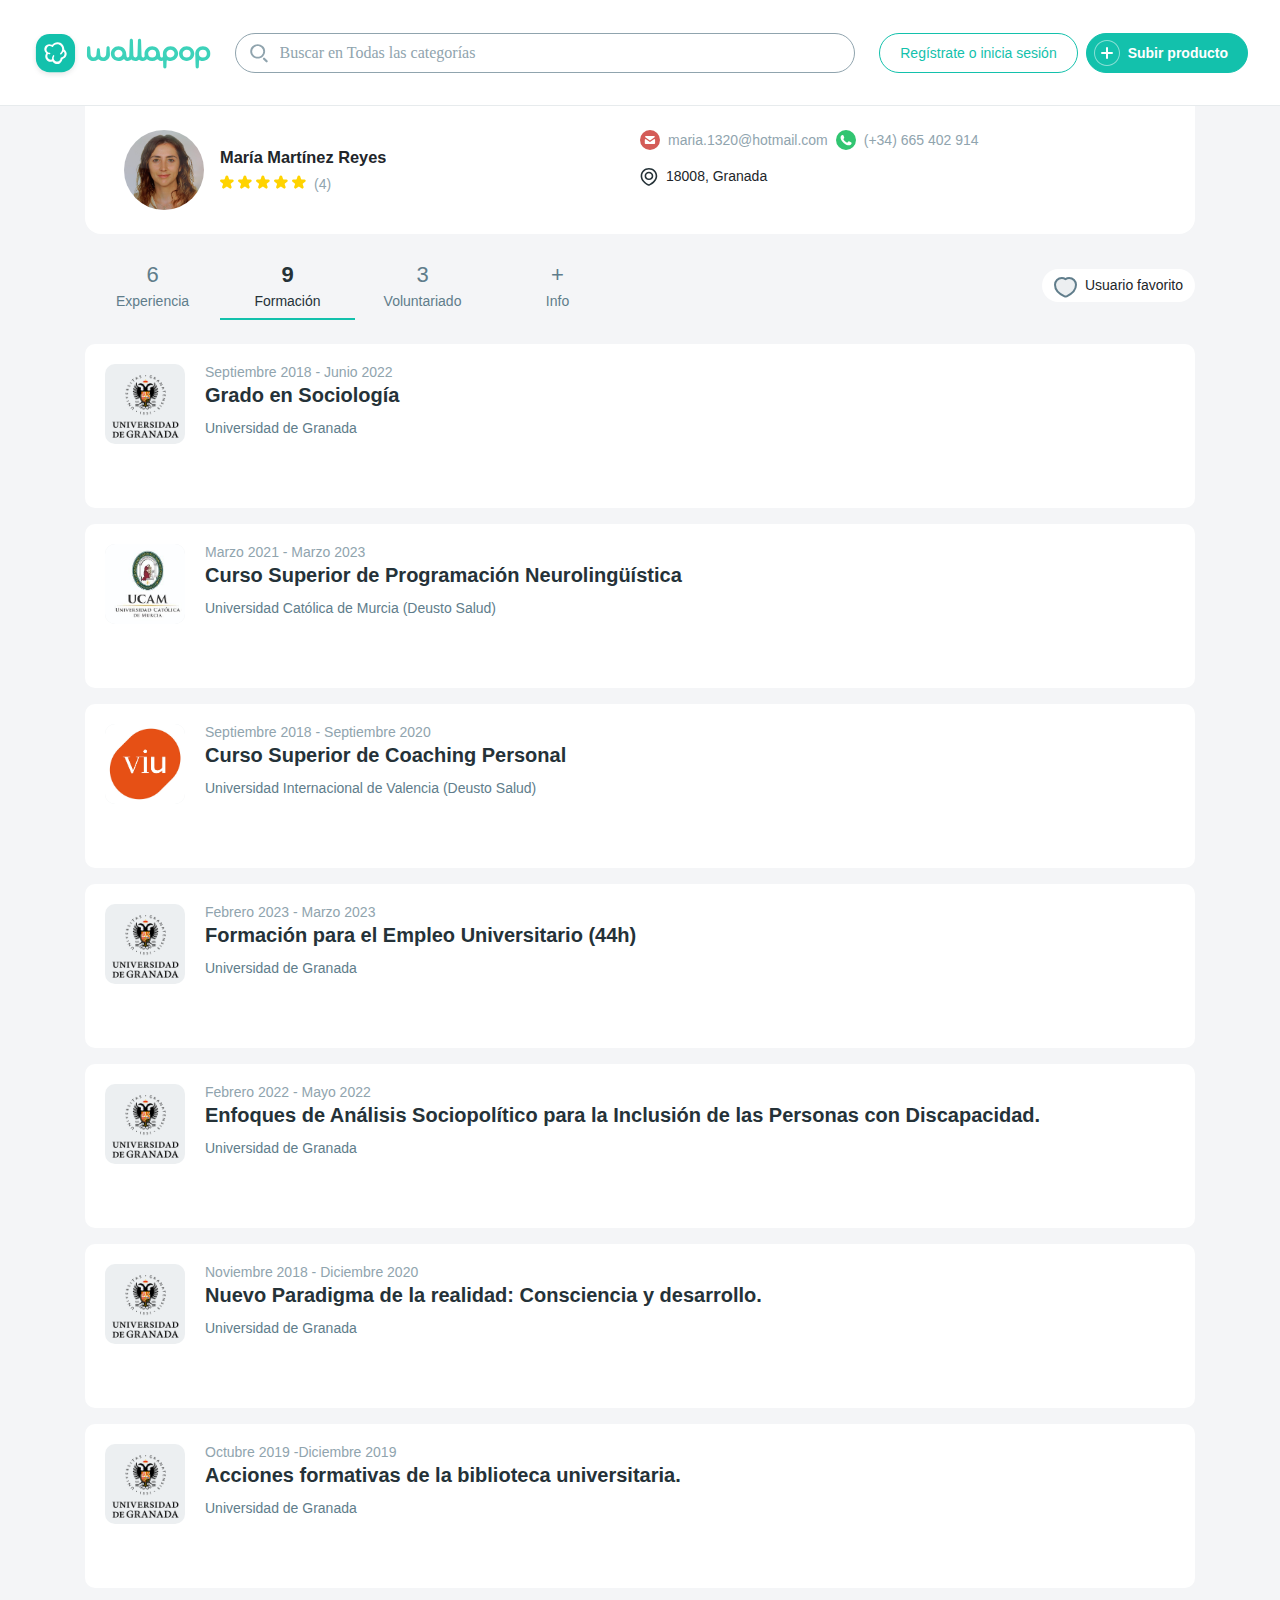
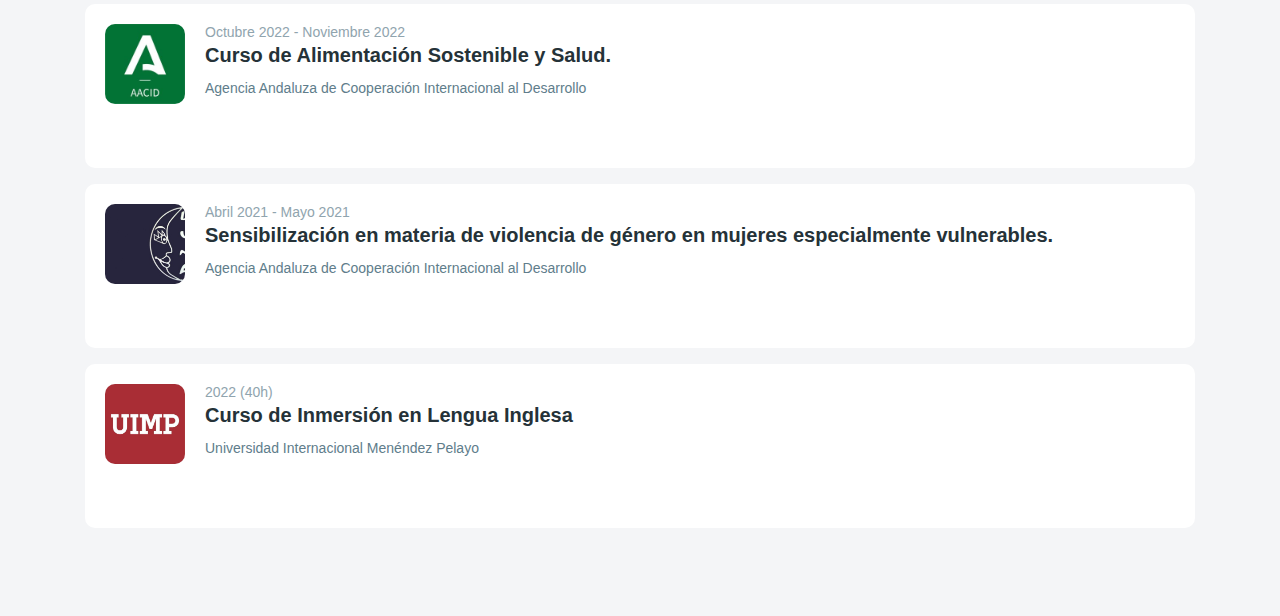
<file: formacion.html>
<!DOCTYPE html>
<html lang="es" dir="ltr" class="hydrated" data-app-version="7.521.0"><head>
    <style>@font-face{font-family:WallieFit;src:url(//d22j03ecumputt.cloudfront.net/fonts/Wallie-Fit.woff2) format("woff2"),url(//d22j03ecumputt.cloudfront.net/fonts/Wallie-Fit.woff) format("woff"),url(//d22j03ecumputt.cloudfront.net/fonts/Wallie-Fit.ttf) format("truetype");font-display:fallback}@font-face{font-family:WallieChunky;src:url(//d22j03ecumputt.cloudfront.net/fonts/Wallie-Chunky.woff2) format("woff2"),url(//d22j03ecumputt.cloudfront.net/fonts/Wallie-Chunky.woff) format("woff"),url(//d22j03ecumputt.cloudfront.net/fonts/Wallie-Chunky.ttf) format("truetype");font-display:fallback}@font-face{font-family:WallieSkinny;src:url(//d22j03ecumputt.cloudfront.net/fonts/Wallie-Skinny.woff2) format("woff2"),url(//d22j03ecumputt.cloudfront.net/fonts/Wallie-Skinny.woff) format("woff"),url(//d22j03ecumputt.cloudfront.net/fonts/Wallie-Skinny.ttf) format("truetype");font-display:fallback}.ab-in-app-message[_ngcontent-nug-c125]{font-family:Wallie,Helvetica,serif!important}.ab-in-app-message[_ngcontent-nug-c125]   .ab-message-text[_ngcontent-nug-c125]{font-size:1rem!important}.ab-in-app-message[_ngcontent-nug-c125]   .ab-message-text[_ngcontent-nug-c125]   .ab-message-header[_ngcontent-nug-c125]{font-size:1.25rem!important}.ab-in-app-message[_ngcontent-nug-c125]   .ab-message-button[_ngcontent-nug-c125]{border-radius:6px!important;font-size:.75rem!important}.UserInfo[_ngcontent-nug-c125]{background-color:#fff;border-radius:16px;font-size:.875rem}.UserInfo__title--bold[_ngcontent-nug-c125]{font-weight:700}.UserInfo__fake-map[_ngcontent-nug-c125]{height:130px;border-radius:10px;border:solid 1px #ECEFF1;background:url(/assets/icons/user-marker-sad.svg) no-repeat center}.UserInfo__containerMedia[_ngcontent-nug-c125]{height:20px}.UserInfo__containerMedia__media.disabled[_ngcontent-nug-c125]{color:#90a4ae}.UserInfo__containerMedia__check[_ngcontent-nug-c125]     svg g g{fill:#13c1ac}</style>
    <style data-styles="">walla-dialog,walla-avatar,walla-checkbox,walla-notification-badge,walla-radio,walla-radio-group,walla-snackbar,walla-text-input,walla-button,walla-loading,walla-icon{visibility:hidden}.hydrated{visibility:inherit}</style>
    <title>Wallapop</title>

    <link rel="apple-touch-icon" href="&oacute;apple-icon-180.png">
    <link rel="apple-touch-startup-image" href="&oacute;apple-splash-2048-2732.jpg" media="(device-width: 1024px) and (device-height: 1366px) and (-webkit-device-pixel-ratio: 2) and (orientation: portrait)">
    <link rel="apple-touch-startup-image" href="&oacute;apple-splash-2732-2048.jpg" media="(device-width: 1024px) and (device-height: 1366px) and (-webkit-device-pixel-ratio: 2) and (orientation: landscape)">
    <link rel="apple-touch-startup-image" href="&oacute;apple-splash-1668-2388.jpg" media="(device-width: 834px) and (device-height: 1194px) and (-webkit-device-pixel-ratio: 2) and (orientation: portrait)">
    <link rel="apple-touch-startup-image" href="&oacute;apple-splash-2388-1668.jpg" media="(device-width: 834px) and (device-height: 1194px) and (-webkit-device-pixel-ratio: 2) and (orientation: landscape)">
    <link rel="apple-touch-startup-image" href="&oacute;apple-splash-1536-2048.jpg" media="(device-width: 768px) and (device-height: 1024px) and (-webkit-device-pixel-ratio: 2) and (orientation: portrait)">
    <link rel="apple-touch-startup-image" href="&oacute;apple-splash-2048-1536.jpg" media="(device-width: 768px) and (device-height: 1024px) and (-webkit-device-pixel-ratio: 2) and (orientation: landscape)">
    <link rel="apple-touch-startup-image" href="&oacute;apple-splash-1668-2224.jpg" media="(device-width: 834px) and (device-height: 1112px) and (-webkit-device-pixel-ratio: 2) and (orientation: portrait)">
    <link rel="apple-touch-startup-image" href="&oacute;apple-splash-2224-1668.jpg" media="(device-width: 834px) and (device-height: 1112px) and (-webkit-device-pixel-ratio: 2) and (orientation: landscape)">
    <link rel="apple-touch-startup-image" href="&oacute;apple-splash-1620-2160.jpg" media="(device-width: 810px) and (device-height: 1080px) and (-webkit-device-pixel-ratio: 2) and (orientation: portrait)">
    <link rel="apple-touch-startup-image" href="&oacute;apple-splash-2160-1620.jpg" media="(device-width: 810px) and (device-height: 1080px) and (-webkit-device-pixel-ratio: 2) and (orientation: landscape)">
    <link rel="apple-touch-startup-image" href="&oacute;apple-splash-1284-2778.jpg" media="(device-width: 428px) and (device-height: 926px) and (-webkit-device-pixel-ratio: 3) and (orientation: portrait)">
    <link rel="apple-touch-startup-image" href="&oacute;apple-splash-2778-1284.jpg" media="(device-width: 428px) and (device-height: 926px) and (-webkit-device-pixel-ratio: 3) and (orientation: landscape)">
    <link rel="apple-touch-startup-image" href="&oacute;apple-splash-1170-2532.jpg" media="(device-width: 390px) and (device-height: 844px) and (-webkit-device-pixel-ratio: 3) and (orientation: portrait)">
    <link rel="apple-touch-startup-image" href="&oacute;apple-splash-2532-1170.jpg" media="(device-width: 390px) and (device-height: 844px) and (-webkit-device-pixel-ratio: 3) and (orientation: landscape)">
    <link rel="apple-touch-startup-image" href="&oacute;apple-splash-1125-2436.jpg" media="(device-width: 375px) and (device-height: 812px) and (-webkit-device-pixel-ratio: 3) and (orientation: portrait)">
    <link rel="apple-touch-startup-image" href="&oacute;apple-splash-2436-1125.jpg" media="(device-width: 375px) and (device-height: 812px) and (-webkit-device-pixel-ratio: 3) and (orientation: landscape)">
    <link rel="apple-touch-startup-image" href="&oacute;apple-splash-1242-2688.jpg" media="(device-width: 414px) and (device-height: 896px) and (-webkit-device-pixel-ratio: 3) and (orientation: portrait)">
    <link rel="apple-touch-startup-image" href="&oacute;apple-splash-2688-1242.jpg" media="(device-width: 414px) and (device-height: 896px) and (-webkit-device-pixel-ratio: 3) and (orientation: landscape)">
    <link rel="apple-touch-startup-image" href="&oacute;apple-splash-828-1792.jpg" media="(device-width: 414px) and (device-height: 896px) and (-webkit-device-pixel-ratio: 2) and (orientation: portrait)">
    <link rel="apple-touch-startup-image" href="&oacute;apple-splash-1792-828.jpg" media="(device-width: 414px) and (device-height: 896px) and (-webkit-device-pixel-ratio: 2) and (orientation: landscape)">
    <link rel="apple-touch-startup-image" href="&oacute;apple-splash-1242-2208.jpg" media="(device-width: 414px) and (device-height: 736px) and (-webkit-device-pixel-ratio: 3) and (orientation: portrait)">
    <link rel="apple-touch-startup-image" href="&oacute;apple-splash-2208-1242.jpg" media="(device-width: 414px) and (device-height: 736px) and (-webkit-device-pixel-ratio: 3) and (orientation: landscape)">
    <link rel="apple-touch-startup-image" href="&oacute;apple-splash-750-1334.jpg" media="(device-width: 375px) and (device-height: 667px) and (-webkit-device-pixel-ratio: 2) and (orientation: portrait)">
    <link rel="apple-touch-startup-image" href="&oacute;apple-splash-1334-750.jpg" media="(device-width: 375px) and (device-height: 667px) and (-webkit-device-pixel-ratio: 2) and (orientation: landscape)">
    <link rel="apple-touch-startup-image" href="&oacute;apple-splash-640-1136.jpg" media="(device-width: 320px) and (device-height: 568px) and (-webkit-device-pixel-ratio: 2) and (orientation: portrait)">
    <link rel="apple-touch-startup-image" href="&oacute;apple-splash-1136-640.jpg" media="(device-width: 320px) and (device-height: 568px) and (-webkit-device-pixel-ratio: 2) and (orientation: landscape)">
    <link rel="preconnect" href="">
    <link rel="preconnect" href="">
    <link rel="preconnect" href="">
    <link rel="preconnect" href="">
    <link rel="preconnect" href="">
    <link rel="preconnect" href="">
    <link rel="preconnect" href="">

    <link rel="manifest" href="">

    <link rel="preload" href="" as="fetch">
  <style>*,*:before,*:after{box-sizing:border-box}html{font-family:sans-serif;line-height:1.15;-webkit-text-size-adjust:100%;-webkit-tap-highlight-color:rgba(0,0,0,0)}body{margin:0;font-family:-apple-system,BlinkMacSystemFont,Segoe UI,Roboto,Helvetica Neue,Arial,Noto Sans,Liberation Sans,sans-serif,"Apple Color Emoji","Segoe UI Emoji",Segoe UI Symbol,"Noto Color Emoji";font-size:1rem;font-weight:400;line-height:1.5;color:#212529;text-align:left;background-color:#fff}@font-face{font-family:Wallie;src:url(//d22j03ecumputt.cloudfront.net/fonts/Wallie-Skinny.woff2) format("woff2"),url(//d22j03ecumputt.cloudfront.net/fonts/Wallie-Skinny.woff) format("woff"),url(//d22j03ecumputt.cloudfront.net/fonts/Wallie-Skinny.ttf) format("truetype");font-weight:300;font-display:fallback}@font-face{font-family:Wallie;src:url(//d22j03ecumputt.cloudfront.net/fonts/Wallie-Fit.woff2) format("woff2"),url(//d22j03ecumputt.cloudfront.net/fonts/Wallie-Fit.woff) format("woff"),url(//d22j03ecumputt.cloudfront.net/fonts/Wallie-Fit.ttf) format("truetype");font-display:fallback}@font-face{font-family:Wallie;src:url(//d22j03ecumputt.cloudfront.net/fonts/Wallie-Chunky.woff2) format("woff2"),url(//d22j03ecumputt.cloudfront.net/fonts/Wallie-Chunky.woff) format("woff"),url(//d22j03ecumputt.cloudfront.net/fonts/Wallie-Chunky.ttf) format("truetype");font-weight:700;font-display:fallback}html{height:100%}html,body{font-size:16px}body{font-family:Wallie,Helvetica;-webkit-font-smoothing:antialiased;-moz-osx-font-smoothing:grayscale;min-height:100%}</style><link rel="stylesheet" href="./info_files/styles.b39b77fa044f2d8f.css" media="all" onload="this.media=&#39;all&#39;"><noscript><link rel="stylesheet" href="styles.b39b77fa044f2d8f.css"></noscript><style id="googleidentityservice_button_styles">.qJTHM{-webkit-user-select:none;color:#202124;direction:ltr;-webkit-touch-callout:none;font-family:"Roboto-Regular",arial,sans-serif;-webkit-font-smoothing:antialiased;font-weight:400;margin:0;overflow:hidden;-webkit-text-size-adjust:100%}.ynRLnc{left:-9999px;position:absolute;top:-9999px}.L6cTce{display:none}.bltWBb{word-break:break-all}.hSRGPd{color:#1a73e8;cursor:pointer;font-weight:500;text-decoration:none}.Bz112c-W3lGp{height:16px;width:16px}.Bz112c-E3DyYd{height:20px;width:20px}.Bz112c-r9oPif{height:24px;width:24px}.Bz112c-uaxL4e{-webkit-border-radius:10px;border-radius:10px}.LgbsSe-Bz112c{display:block}.S9gUrf-YoZ4jf,.S9gUrf-YoZ4jf *{border:none;margin:0;padding:0}.fFW7wc-ibnC6b>.aZ2wEe>div{border-color:#4285f4}.P1ekSe-ZMv3u>div:nth-child(1){background-color:#1a73e8!important}.P1ekSe-ZMv3u>div:nth-child(2),.P1ekSe-ZMv3u>div:nth-child(3){background-image:linear-gradient(to right,rgba(255,255,255,.7),rgba(255,255,255,.7)),linear-gradient(to right,#1a73e8,#1a73e8)!important}.haAclf{display:inline-block}.nsm7Bb-HzV7m-LgbsSe{-webkit-border-radius:4px;border-radius:4px;-webkit-box-sizing:border-box;box-sizing:border-box;-webkit-transition:background-color .218s,border-color .218s;transition:background-color .218s,border-color .218s;-webkit-user-select:none;-webkit-appearance:none;background-color:#fff;background-image:none;border:1px solid #dadce0;color:#3c4043;cursor:pointer;font-family:"Google Sans",arial,sans-serif;font-size:14px;height:40px;letter-spacing:0.25px;outline:none;overflow:hidden;padding:0 12px;position:relative;text-align:center;vertical-align:middle;white-space:nowrap;width:auto}@media screen and (-ms-high-contrast:active){.nsm7Bb-HzV7m-LgbsSe{border:2px solid windowText;color:windowText}}.nsm7Bb-HzV7m-LgbsSe.pSzOP-SxQuSe{font-size:14px;height:32px;letter-spacing:0.25px;padding:0 10px}.nsm7Bb-HzV7m-LgbsSe.purZT-SxQuSe{font-size:11px;height:20px;letter-spacing:0.3px;padding:0 8px}.nsm7Bb-HzV7m-LgbsSe.Bz112c-LgbsSe{padding:0;width:40px}.nsm7Bb-HzV7m-LgbsSe.Bz112c-LgbsSe.pSzOP-SxQuSe{width:32px}.nsm7Bb-HzV7m-LgbsSe.Bz112c-LgbsSe.purZT-SxQuSe{width:20px}.nsm7Bb-HzV7m-LgbsSe.JGcpL-RbRzK{-webkit-border-radius:20px;border-radius:20px}.nsm7Bb-HzV7m-LgbsSe.JGcpL-RbRzK.pSzOP-SxQuSe{-webkit-border-radius:16px;border-radius:16px}.nsm7Bb-HzV7m-LgbsSe.JGcpL-RbRzK.purZT-SxQuSe{-webkit-border-radius:10px;border-radius:10px}.nsm7Bb-HzV7m-LgbsSe.MFS4be-Ia7Qfc{border:none;color:#fff}.nsm7Bb-HzV7m-LgbsSe.MFS4be-v3pZbf-Ia7Qfc{background-color:#1a73e8}.nsm7Bb-HzV7m-LgbsSe.MFS4be-JaPV2b-Ia7Qfc{background-color:#202124;color:#e8eaed}.nsm7Bb-HzV7m-LgbsSe .nsm7Bb-HzV7m-LgbsSe-Bz112c{height:18px;margin-right:8px;min-width:18px;width:18px}.nsm7Bb-HzV7m-LgbsSe.pSzOP-SxQuSe .nsm7Bb-HzV7m-LgbsSe-Bz112c{height:14px;min-width:14px;width:14px}.nsm7Bb-HzV7m-LgbsSe.purZT-SxQuSe .nsm7Bb-HzV7m-LgbsSe-Bz112c{height:10px;min-width:10px;width:10px}.nsm7Bb-HzV7m-LgbsSe.jVeSEe .nsm7Bb-HzV7m-LgbsSe-Bz112c{margin-left:8px;margin-right:-4px}.nsm7Bb-HzV7m-LgbsSe.Bz112c-LgbsSe .nsm7Bb-HzV7m-LgbsSe-Bz112c{margin:0;padding:10px}.nsm7Bb-HzV7m-LgbsSe.Bz112c-LgbsSe.pSzOP-SxQuSe .nsm7Bb-HzV7m-LgbsSe-Bz112c{padding:8px}.nsm7Bb-HzV7m-LgbsSe.Bz112c-LgbsSe.purZT-SxQuSe .nsm7Bb-HzV7m-LgbsSe-Bz112c{padding:4px}.nsm7Bb-HzV7m-LgbsSe .nsm7Bb-HzV7m-LgbsSe-Bz112c-haAclf{-webkit-border-top-left-radius:3px;border-top-left-radius:3px;-webkit-border-bottom-left-radius:3px;border-bottom-left-radius:3px;display:-webkit-box;display:-webkit-flex;display:flex;justify-content:center;-webkit-align-items:center;align-items:center;background-color:#fff;height:36px;margin-left:-10px;margin-right:12px;min-width:36px;width:36px}.nsm7Bb-HzV7m-LgbsSe .nsm7Bb-HzV7m-LgbsSe-Bz112c-haAclf .nsm7Bb-HzV7m-LgbsSe-Bz112c,.nsm7Bb-HzV7m-LgbsSe.Bz112c-LgbsSe .nsm7Bb-HzV7m-LgbsSe-Bz112c-haAclf .nsm7Bb-HzV7m-LgbsSe-Bz112c{margin:0;padding:0}.nsm7Bb-HzV7m-LgbsSe.pSzOP-SxQuSe .nsm7Bb-HzV7m-LgbsSe-Bz112c-haAclf{height:28px;margin-left:-8px;margin-right:10px;min-width:28px;width:28px}.nsm7Bb-HzV7m-LgbsSe.purZT-SxQuSe .nsm7Bb-HzV7m-LgbsSe-Bz112c-haAclf{height:16px;margin-left:-6px;margin-right:8px;min-width:16px;width:16px}.nsm7Bb-HzV7m-LgbsSe.Bz112c-LgbsSe .nsm7Bb-HzV7m-LgbsSe-Bz112c-haAclf{-webkit-border-radius:3px;border-radius:3px;margin-left:2px;margin-right:0;padding:0}.nsm7Bb-HzV7m-LgbsSe.JGcpL-RbRzK .nsm7Bb-HzV7m-LgbsSe-Bz112c-haAclf{-webkit-border-radius:18px;border-radius:18px}.nsm7Bb-HzV7m-LgbsSe.pSzOP-SxQuSe.JGcpL-RbRzK .nsm7Bb-HzV7m-LgbsSe-Bz112c-haAclf{-webkit-border-radius:14px;border-radius:14px}.nsm7Bb-HzV7m-LgbsSe.purZT-SxQuSe.JGcpL-RbRzK .nsm7Bb-HzV7m-LgbsSe-Bz112c-haAclf{-webkit-border-radius:8px;border-radius:8px}.nsm7Bb-HzV7m-LgbsSe .nsm7Bb-HzV7m-LgbsSe-bN97Pc-sM5MNb{display:-webkit-box;display:-webkit-flex;display:flex;-webkit-align-items:center;align-items:center;-webkit-flex-direction:row;flex-direction:row;justify-content:space-between;-webkit-flex-wrap:nowrap;flex-wrap:nowrap;height:100%;position:relative;width:100%}.nsm7Bb-HzV7m-LgbsSe .oXtfBe-l4eHX{justify-content:center}.nsm7Bb-HzV7m-LgbsSe .nsm7Bb-HzV7m-LgbsSe-BPrWId{-webkit-flex-grow:1;flex-grow:1;font-family:"Google Sans",arial,sans-serif;font-weight:500;overflow:hidden;text-overflow:ellipsis;vertical-align:top}.nsm7Bb-HzV7m-LgbsSe.purZT-SxQuSe .nsm7Bb-HzV7m-LgbsSe-BPrWId{font-weight:300}.nsm7Bb-HzV7m-LgbsSe .oXtfBe-l4eHX .nsm7Bb-HzV7m-LgbsSe-BPrWId{-webkit-flex-grow:0;flex-grow:0}.nsm7Bb-HzV7m-LgbsSe .nsm7Bb-HzV7m-LgbsSe-MJoBVe{-webkit-transition:background-color .218s;transition:background-color .218s;bottom:0;left:0;position:absolute;right:0;top:0}.nsm7Bb-HzV7m-LgbsSe:hover,.nsm7Bb-HzV7m-LgbsSe:focus{-webkit-box-shadow:none;box-shadow:none;border-color:#d2e3fc;outline:none}.nsm7Bb-HzV7m-LgbsSe:hover .nsm7Bb-HzV7m-LgbsSe-MJoBVe,.nsm7Bb-HzV7m-LgbsSe:focus .nsm7Bb-HzV7m-LgbsSe-MJoBVe{background:rgba(66,133,244,.04)}.nsm7Bb-HzV7m-LgbsSe:active .nsm7Bb-HzV7m-LgbsSe-MJoBVe{background:rgba(66,133,244,.1)}.nsm7Bb-HzV7m-LgbsSe.MFS4be-Ia7Qfc:hover .nsm7Bb-HzV7m-LgbsSe-MJoBVe,.nsm7Bb-HzV7m-LgbsSe.MFS4be-Ia7Qfc:focus .nsm7Bb-HzV7m-LgbsSe-MJoBVe{background:rgba(255,255,255,.24)}.nsm7Bb-HzV7m-LgbsSe.MFS4be-Ia7Qfc:active .nsm7Bb-HzV7m-LgbsSe-MJoBVe{background:rgba(255,255,255,.32)}.nsm7Bb-HzV7m-LgbsSe .n1UuX-DkfjY{-webkit-border-radius:50%;border-radius:50%;display:-webkit-box;display:-webkit-flex;display:flex;height:20px;margin-left:-4px;margin-right:8px;min-width:20px;width:20px}.nsm7Bb-HzV7m-LgbsSe.jVeSEe .nsm7Bb-HzV7m-LgbsSe-BPrWId{font-family:"Roboto";font-size:12px;text-align:left}.nsm7Bb-HzV7m-LgbsSe.jVeSEe .nsm7Bb-HzV7m-LgbsSe-BPrWId .ssJRIf,.nsm7Bb-HzV7m-LgbsSe.jVeSEe .nsm7Bb-HzV7m-LgbsSe-BPrWId .K4efff .fmcmS{overflow:hidden;text-overflow:ellipsis}.nsm7Bb-HzV7m-LgbsSe.jVeSEe .nsm7Bb-HzV7m-LgbsSe-BPrWId .K4efff{display:-webkit-box;display:-webkit-flex;display:flex;-webkit-align-items:center;align-items:center;color:#5f6368;fill:#5f6368;font-size:11px;font-weight:400}.nsm7Bb-HzV7m-LgbsSe.jVeSEe.MFS4be-Ia7Qfc .nsm7Bb-HzV7m-LgbsSe-BPrWId .K4efff{color:#e8eaed;fill:#e8eaed}.nsm7Bb-HzV7m-LgbsSe.jVeSEe .nsm7Bb-HzV7m-LgbsSe-BPrWId .K4efff .Bz112c{height:18px;margin:-3px -3px -3px 2px;min-width:18px;width:18px}.nsm7Bb-HzV7m-LgbsSe.jVeSEe .nsm7Bb-HzV7m-LgbsSe-Bz112c-haAclf{-webkit-border-top-left-radius:0;border-top-left-radius:0;-webkit-border-bottom-left-radius:0;border-bottom-left-radius:0;-webkit-border-top-right-radius:3px;border-top-right-radius:3px;-webkit-border-bottom-right-radius:3px;border-bottom-right-radius:3px;margin-left:12px;margin-right:-10px}.nsm7Bb-HzV7m-LgbsSe.jVeSEe.JGcpL-RbRzK .nsm7Bb-HzV7m-LgbsSe-Bz112c-haAclf{-webkit-border-radius:18px;border-radius:18px}.L5Fo6c-sM5MNb{border:0;display:block;left:0;position:relative;top:0}.L5Fo6c-bF1uUb{-webkit-border-radius:4px;border-radius:4px;bottom:0;cursor:pointer;left:0;position:absolute;right:0;top:0}.L5Fo6c-bF1uUb:focus{border:none;outline:none}sentinel{}</style><link id="googleidentityservice" type="text/css" media="all" rel="stylesheet" href="./info_files/style"><style>@font-face{font-family:WallieFit;src:url(//d22j03ecumputt.cloudfront.net/fonts/Wallie-Fit.woff2) format("woff2"),url(//d22j03ecumputt.cloudfront.net/fonts/Wallie-Fit.woff) format("woff"),url(//d22j03ecumputt.cloudfront.net/fonts/Wallie-Fit.ttf) format("truetype");font-display:fallback}@font-face{font-family:WallieChunky;src:url(//d22j03ecumputt.cloudfront.net/fonts/Wallie-Chunky.woff2) format("woff2"),url(//d22j03ecumputt.cloudfront.net/fonts/Wallie-Chunky.woff) format("woff"),url(//d22j03ecumputt.cloudfront.net/fonts/Wallie-Chunky.ttf) format("truetype");font-display:fallback}@font-face{font-family:WallieSkinny;src:url(//d22j03ecumputt.cloudfront.net/fonts/Wallie-Skinny.woff2) format("woff2"),url(//d22j03ecumputt.cloudfront.net/fonts/Wallie-Skinny.woff) format("woff"),url(//d22j03ecumputt.cloudfront.net/fonts/Wallie-Skinny.ttf) format("truetype");font-display:fallback}.ab-in-app-message[_ngcontent-jva-c109]{font-family:Wallie,Helvetica,serif!important}.ab-in-app-message[_ngcontent-jva-c109]   .ab-message-text[_ngcontent-jva-c109]{font-size:1rem!important}.ab-in-app-message[_ngcontent-jva-c109]   .ab-message-text[_ngcontent-jva-c109]   .ab-message-header[_ngcontent-jva-c109]{font-size:1.25rem!important}.ab-in-app-message[_ngcontent-jva-c109]   .ab-message-button[_ngcontent-jva-c109]{border-radius:6px!important;font-size:.75rem!important}.PublicLayout[_ngcontent-jva-c109]{background-color:#eceff199;min-height:100vh;min-height:100svh}.PublicLayout__content[_ngcontent-jva-c109]{position:relative;max-width:100%;flex:1}</style><style>@font-face{font-family:WallieFit;src:url(//d22j03ecumputt.cloudfront.net/fonts/Wallie-Fit.woff2) format("woff2"),url(//d22j03ecumputt.cloudfront.net/fonts/Wallie-Fit.woff) format("woff"),url(//d22j03ecumputt.cloudfront.net/fonts/Wallie-Fit.ttf) format("truetype");font-display:fallback}@font-face{font-family:WallieChunky;src:url(//d22j03ecumputt.cloudfront.net/fonts/Wallie-Chunky.woff2) format("woff2"),url(//d22j03ecumputt.cloudfront.net/fonts/Wallie-Chunky.woff) format("woff"),url(//d22j03ecumputt.cloudfront.net/fonts/Wallie-Chunky.ttf) format("truetype");font-display:fallback}@font-face{font-family:WallieSkinny;src:url(//d22j03ecumputt.cloudfront.net/fonts/Wallie-Skinny.woff2) format("woff2"),url(//d22j03ecumputt.cloudfront.net/fonts/Wallie-Skinny.woff) format("woff"),url(//d22j03ecumputt.cloudfront.net/fonts/Wallie-Skinny.ttf) format("truetype");font-display:fallback}.ab-in-app-message[_ngcontent-jva-c107]{font-family:Wallie,Helvetica,serif!important}.ab-in-app-message[_ngcontent-jva-c107]   .ab-message-text[_ngcontent-jva-c107]{font-size:1rem!important}.ab-in-app-message[_ngcontent-jva-c107]   .ab-message-text[_ngcontent-jva-c107]   .ab-message-header[_ngcontent-jva-c107]{font-size:1.25rem!important}.ab-in-app-message[_ngcontent-jva-c107]   .ab-message-button[_ngcontent-jva-c107]{border-radius:6px!important;font-size:.75rem!important}ngb-toast.warning[_ngcontent-jva-c107], ngb-toast.error[_ngcontent-jva-c107], ngb-toast.success[_ngcontent-jva-c107]{border-radius:3px;color:#fff;padding:15px;text-align:left;font-size:1rem}@media (max-width: 375px){ngb-toast.warning[_ngcontent-jva-c107], ngb-toast.error[_ngcontent-jva-c107], ngb-toast.success[_ngcontent-jva-c107]{width:100%}}.toast-container[_ngcontent-jva-c107]{z-index:999999;position:fixed;top:12px;right:12px;row-gap:1rem;align-items:flex-end}@media (max-width: 375px){.toast-container[_ngcontent-jva-c107]{left:12px}}ngb-toast[_ngcontent-jva-c107]{width:300px;padding:16px 20px;box-shadow:5px 10px 18px #0003;cursor:pointer}ngb-toast[_ngcontent-jva-c107]:hover{box-shadow:5px 10px 18px #0000001a}ngb-toast.success[_ngcontent-jva-c107]{background-color:#31c571}ngb-toast.error[_ngcontent-jva-c107]{background-color:#fd6c67}ngb-toast.warning[_ngcontent-jva-c107]{background-color:#ffb238}ngb-toast[_ngcontent-jva-c107]   .toast-text[_ngcontent-jva-c107]{display:block;padding:8px 0}ngb-toast[_ngcontent-jva-c107]   .toast-title[_ngcontent-jva-c107]{display:block;font-weight:700}ngb-toast[_ngcontent-jva-c107]   .text-centered[_ngcontent-jva-c107]{text-align:center}ngb-toast[_ngcontent-jva-c107]   .toast-wrapper[_ngcontent-jva-c107]{display:grid;grid-template-columns:60% 40%;display:-webkit-grid;-webkit-grid-columns:60% 40%}ngb-toast[_ngcontent-jva-c107]   .toast-link[_ngcontent-jva-c107]{font-weight:700;color:#fff;border:0;background:transparent;text-align:right}ngb-toast[_ngcontent-jva-c107]   .toast-text-dark[_ngcontent-jva-c107]{font-weight:700;color:#29363d}.toast-larger[_ngcontent-jva-c107]{width:400px}</style><style>@font-face{font-family:WallieFit;src:url(//d22j03ecumputt.cloudfront.net/fonts/Wallie-Fit.woff2) format("woff2"),url(//d22j03ecumputt.cloudfront.net/fonts/Wallie-Fit.woff) format("woff"),url(//d22j03ecumputt.cloudfront.net/fonts/Wallie-Fit.ttf) format("truetype");font-display:fallback}@font-face{font-family:WallieChunky;src:url(//d22j03ecumputt.cloudfront.net/fonts/Wallie-Chunky.woff2) format("woff2"),url(//d22j03ecumputt.cloudfront.net/fonts/Wallie-Chunky.woff) format("woff"),url(//d22j03ecumputt.cloudfront.net/fonts/Wallie-Chunky.ttf) format("truetype");font-display:fallback}@font-face{font-family:WallieSkinny;src:url(//d22j03ecumputt.cloudfront.net/fonts/Wallie-Skinny.woff2) format("woff2"),url(//d22j03ecumputt.cloudfront.net/fonts/Wallie-Skinny.woff) format("woff"),url(//d22j03ecumputt.cloudfront.net/fonts/Wallie-Skinny.ttf) format("truetype");font-display:fallback}.ab-in-app-message[_ngcontent-jva-c104]{font-family:Wallie,Helvetica,serif!important}.ab-in-app-message[_ngcontent-jva-c104]   .ab-message-text[_ngcontent-jva-c104]{font-size:1rem!important}.ab-in-app-message[_ngcontent-jva-c104]   .ab-message-text[_ngcontent-jva-c104]   .ab-message-header[_ngcontent-jva-c104]{font-size:1.25rem!important}.ab-in-app-message[_ngcontent-jva-c104]   .ab-message-button[_ngcontent-jva-c104]{border-radius:6px!important;font-size:.75rem!important}[_nghost-jva-c104]{position:sticky;background-color:#fff;top:0;border-bottom:1px solid;border-color:#cfd8dc80;width:100%;display:flex;display:-ms-flexbox;align-items:center;justify-content:center;z-index:100;height:106px;padding:0 32px}@media (max-width: 767.98px){[_nghost-jva-c104]{padding:0 16px;height:66px}}[_nghost-jva-c104]   a[_ngcontent-jva-c104]{color:#253238;font-size:.875rem;text-decoration:none}.main-header-my-zone[_ngcontent-jva-c104]   tsl-user-avatar[_ngcontent-jva-c104]{margin-left:8px}.main-header-my-zone[_ngcontent-jva-c104]   span[_ngcontent-jva-c104]{font-size:.875rem;color:#253238;margin-right:4px;margin-left:8px}.main-header-my-zone.active[_ngcontent-jva-c104]   span[_ngcontent-jva-c104]{color:#13c1ac}.topbar-menu[_ngcontent-jva-c104]{position:absolute;right:12px;top:50%;transform:translateY(-50%)}.topbar-menu[_ngcontent-jva-c104]   .topbar-sections[_ngcontent-jva-c104]{display:inline-block}.topbar-menu[_ngcontent-jva-c104]   .topbar-sections[_ngcontent-jva-c104]   a[_ngcontent-jva-c104]{display:inline-block;margin-right:20px;line-height:32px;text-decoration:none;border-radius:100px;color:#fff}.topbar-menu[_ngcontent-jva-c104]   .topbar-sections[_ngcontent-jva-c104]   a.active[_ngcontent-jva-c104]{padding:0 12px;color:#13c1ac;background-color:#fff}.main-header-login[_ngcontent-jva-c104]{display:flex;align-items:center;justify-content:center}.main-header-login[_ngcontent-jva-c104]   a[_ngcontent-jva-c104]{text-decoration:none}.main-header-login[_ngcontent-jva-c104]   i[_ngcontent-jva-c104]{font-size:2.25rem;vertical-align:middle}.main-header-login[_ngcontent-jva-c104]   .menu-link[_ngcontent-jva-c104]{color:#253238;height:65px;margin-right:20px;position:relative;display:flex;align-items:center;white-space:nowrap;cursor:pointer}.main-header-login[_ngcontent-jva-c104]   .menu-link.active[_ngcontent-jva-c104]{font-weight:700;color:#13c1ac}.main-header-login[_ngcontent-jva-c104]   .menu-link[_ngcontent-jva-c104]   span[_ngcontent-jva-c104]{font-size:.875rem;line-height:16px}.main-header-login[_ngcontent-jva-c104]   .menu-link[_ngcontent-jva-c104]   .news-badge[_ngcontent-jva-c104]{height:8px;width:8px;border-radius:8px;background-color:#fd6c67;position:absolute;left:28px;top:19px}.main-header-login[_ngcontent-jva-c104]   .menu-link[_ngcontent-jva-c104]   .news-badge.left[_ngcontent-jva-c104]{left:30px;top:17px}.main-header-login[_ngcontent-jva-c104]   .menu-link[_ngcontent-jva-c104]   .news-badge[_ngcontent-jva-c104]   .active[_ngcontent-jva-c104]{display:block}.main-header-login[_ngcontent-jva-c104]   .menu-link[_ngcontent-jva-c104]:hover   span[_ngcontent-jva-c104], .main-header-login[_ngcontent-jva-c104]   .menu-link.active[_ngcontent-jva-c104]   span[_ngcontent-jva-c104]{font-weight:initial;color:#13c1ac}.main-header-login[_ngcontent-jva-c104]   .menu-link[_ngcontent-jva-c104]:hover   .chat[_ngcontent-jva-c104]     svg path, .main-header-login[_ngcontent-jva-c104]   .menu-link.active[_ngcontent-jva-c104]   .chat[_ngcontent-jva-c104]     svg path{stroke:#13c1ac}.main-header-login[_ngcontent-jva-c104]   .menu-link[_ngcontent-jva-c104]:hover   .favorites[_ngcontent-jva-c104]     svg path, .main-header-login[_ngcontent-jva-c104]   .menu-link.active[_ngcontent-jva-c104]   .favorites[_ngcontent-jva-c104]     svg path{fill:#13c1ac}.main-header-login[_ngcontent-jva-c104]   .menu-link#top-bar-favorites[_ngcontent-jva-c104]   .news-badge[_ngcontent-jva-c104]{left:32px;top:19px}.main-header-login[_ngcontent-jva-c104]   .menu-link#top-bar-inbox[_ngcontent-jva-c104]   .news-badge[_ngcontent-jva-c104]{left:34px;top:18px}.main-header-login.no-search[_ngcontent-jva-c104]{flex:1;justify-content:flex-end}.main-header-login[_ngcontent-jva-c104]   .main-header-chat.active[_ngcontent-jva-c104]   tsl-svg-icon[_ngcontent-jva-c104]     svg g g{fill:#13c1ac}.main-header-login[_ngcontent-jva-c104]   tsl-button.TopBar__btn[_ngcontent-jva-c104]     button{align-items:center;display:flex;font-size:.875rem;font-weight:700;line-height:26px;padding-bottom:8px;padding-top:8px;height:40px;padding-right:19px}.main-header-login[_ngcontent-jva-c104]   tsl-button.TopBar__btn--signin[_ngcontent-jva-c104]     button{padding-right:20px}.main-header-login[_ngcontent-jva-c104]   tsl-button.TopBar__btn--regular[_ngcontent-jva-c104]     button span{font-weight:400}.main-header-login[_ngcontent-jva-c104]   tsl-button.TopBar__btn--with-icon[_ngcontent-jva-c104]{margin-left:8px}.main-header-login[_ngcontent-jva-c104]   tsl-button.TopBar__btn--with-icon[_ngcontent-jva-c104]     button{padding-left:7px}.main-header-login[_ngcontent-jva-c104]   tsl-button.TopBar__btn--with-icon[_ngcontent-jva-c104]     tsl-svg-icon{width:26px;height:26px;margin-right:8px;vertical-align:middle}.main-header-login[_ngcontent-jva-c104]   tsl-button.TopBar__btn--with-icon[_ngcontent-jva-c104]:hover     tsl-svg-icon #fill{fill-opacity:1;transition:all .2s ease-in-out}.main-header-login[_ngcontent-jva-c104]   tsl-button.TopBar__btn--with-icon[_ngcontent-jva-c104]:hover     tsl-svg-icon #plus rect{fill:#13c1ac;transition:all .2s ease-in-out}.main-header-login.professional[_ngcontent-jva-c104]   .main-header-my-zone.active[_ngcontent-jva-c104]   .horizontal-line[_ngcontent-jva-c104]{border-color:#dbac00}.main-header-login.professional[_ngcontent-jva-c104]   .main-header-my-zone.active[_ngcontent-jva-c104]   span[_ngcontent-jva-c104]{color:#dbac00}.main-header-credits[_ngcontent-jva-c104]   b[_ngcontent-jva-c104]{color:#13c1ac;margin-right:4px}.main-header-credits[_ngcontent-jva-c104]   .topbar-icon[_ngcontent-jva-c104]{width:38px;height:38px}.topbar-logo-icon[_ngcontent-jva-c104]{cursor:pointer}.topbar-logo-icon--full[_ngcontent-jva-c104]{display:none}@media (min-width: 768px){.topbar-logo-icon--full[_ngcontent-jva-c104]{display:initial;width:178.55px;padding-top:5px}}.topbar-logo-icon--mobile[_ngcontent-jva-c104]{display:none}@media (max-width: 767.98px){.topbar-logo-icon--mobile[_ngcontent-jva-c104]{display:initial;padding-top:5px}}.topbar-icon-hover[_ngcontent-jva-c104]{display:none}.skip-veil[_ngcontent-jva-c104]{z-index:2}</style><style>@font-face{font-family:WallieFit;src:url(//d22j03ecumputt.cloudfront.net/fonts/Wallie-Fit.woff2) format("woff2"),url(//d22j03ecumputt.cloudfront.net/fonts/Wallie-Fit.woff) format("woff"),url(//d22j03ecumputt.cloudfront.net/fonts/Wallie-Fit.ttf) format("truetype");font-display:fallback}@font-face{font-family:WallieChunky;src:url(//d22j03ecumputt.cloudfront.net/fonts/Wallie-Chunky.woff2) format("woff2"),url(//d22j03ecumputt.cloudfront.net/fonts/Wallie-Chunky.woff) format("woff"),url(//d22j03ecumputt.cloudfront.net/fonts/Wallie-Chunky.ttf) format("truetype");font-display:fallback}@font-face{font-family:WallieSkinny;src:url(//d22j03ecumputt.cloudfront.net/fonts/Wallie-Skinny.woff2) format("woff2"),url(//d22j03ecumputt.cloudfront.net/fonts/Wallie-Skinny.woff) format("woff"),url(//d22j03ecumputt.cloudfront.net/fonts/Wallie-Skinny.ttf) format("truetype");font-display:fallback}.ab-in-app-message[_ngcontent-jva-c105]{font-family:Wallie,Helvetica,serif!important}.ab-in-app-message[_ngcontent-jva-c105]   .ab-message-text[_ngcontent-jva-c105]{font-size:1rem!important}.ab-in-app-message[_ngcontent-jva-c105]   .ab-message-text[_ngcontent-jva-c105]   .ab-message-header[_ngcontent-jva-c105]{font-size:1.25rem!important}.ab-in-app-message[_ngcontent-jva-c105]   .ab-message-button[_ngcontent-jva-c105]{border-radius:6px!important;font-size:.75rem!important}[_nghost-jva-c105]{z-index:20;position:sticky;bottom:0;width:100%}.BottomNavigationBar[_ngcontent-jva-c105]{display:flex;background-color:#fff;border-top:1px solid #ECEFF1;min-height:64px;padding-top:.375rem}@supports (padding: env(safe-area-inset-bottom)){.BottomNavigationBar[_ngcontent-jva-c105]{padding-bottom:max(.375rem,env(safe-area-inset-bottom))}}.BottomNavigationBar__icon[_ngcontent-jva-c105]{height:28px}.BottomNavigationBar__icon--active[_ngcontent-jva-c105]{display:none}.BottomNavigationBar__text[_ngcontent-jva-c105]{line-height:18px;font-size:.75rem;color:#607d8b;-webkit-user-select:none;user-select:none}.BottomNavigationBar__element[_ngcontent-jva-c105]{position:relative;text-decoration:none;transition:transform .1s ease-in-out;flex:1}.BottomNavigationBar__element--active[_ngcontent-jva-c105]   .BottomNavigationBar__icon[_ngcontent-jva-c105], .BottomNavigationBar__element--tab-active[_ngcontent-jva-c105]   .BottomNavigationBar__icon[_ngcontent-jva-c105]{display:none}.BottomNavigationBar__element--active[_ngcontent-jva-c105]   .BottomNavigationBar__icon--active[_ngcontent-jva-c105], .BottomNavigationBar__element--tab-active[_ngcontent-jva-c105]   .BottomNavigationBar__icon--active[_ngcontent-jva-c105]{display:block}.BottomNavigationBar__element--active[_ngcontent-jva-c105]   .BottomNavigationBar__text[_ngcontent-jva-c105], .BottomNavigationBar__element--tab-active[_ngcontent-jva-c105]   .BottomNavigationBar__text[_ngcontent-jva-c105]{color:#13c1ac}.BottomNavigationBar__element--skip-veil[_ngcontent-jva-c105]{z-index:2}.BottomNavigationBar__element[_ngcontent-jva-c105]:active{transform:scale(.9)}.BottomNavigationBar__pending[_ngcontent-jva-c105]{top:0;width:10px;height:10px;border:2px solid white;background-color:#fd6c67;border-radius:100%;transform:translate(15px)}</style><style>@font-face{font-family:WallieFit;src:url(//d22j03ecumputt.cloudfront.net/fonts/Wallie-Fit.woff2) format("woff2"),url(//d22j03ecumputt.cloudfront.net/fonts/Wallie-Fit.woff) format("woff"),url(//d22j03ecumputt.cloudfront.net/fonts/Wallie-Fit.ttf) format("truetype");font-display:fallback}@font-face{font-family:WallieChunky;src:url(//d22j03ecumputt.cloudfront.net/fonts/Wallie-Chunky.woff2) format("woff2"),url(//d22j03ecumputt.cloudfront.net/fonts/Wallie-Chunky.woff) format("woff"),url(//d22j03ecumputt.cloudfront.net/fonts/Wallie-Chunky.ttf) format("truetype");font-display:fallback}@font-face{font-family:WallieSkinny;src:url(//d22j03ecumputt.cloudfront.net/fonts/Wallie-Skinny.woff2) format("woff2"),url(//d22j03ecumputt.cloudfront.net/fonts/Wallie-Skinny.woff) format("woff"),url(//d22j03ecumputt.cloudfront.net/fonts/Wallie-Skinny.ttf) format("truetype");font-display:fallback}.ab-in-app-message[_ngcontent-jva-c102]{font-family:Wallie,Helvetica,serif!important}.ab-in-app-message[_ngcontent-jva-c102]   .ab-message-text[_ngcontent-jva-c102]{font-size:1rem!important}.ab-in-app-message[_ngcontent-jva-c102]   .ab-message-text[_ngcontent-jva-c102]   .ab-message-header[_ngcontent-jva-c102]{font-size:1.25rem!important}.ab-in-app-message[_ngcontent-jva-c102]   .ab-message-button[_ngcontent-jva-c102]{border-radius:6px!important;font-size:.75rem!important}[_nghost-jva-c102]{display:flex;align-items:center;height:100%;width:100%;padding:0 24px}@media (max-width: 767.98px){[_nghost-jva-c102]{padding:0 0 0 16px}}.SearchBox[_ngcontent-jva-c102]{position:relative;width:100%}.SearchBox__glass[_ngcontent-jva-c102]{position:absolute;top:50%;transform:translateY(-50%);left:10px;z-index:1;width:28px;height:28px;transition:all .1s linear}.SearchBox__glass[_ngcontent-jva-c102]     svg path{fill:#90a4ae}.SearchBox__actions[_ngcontent-jva-c102]{position:absolute;bottom:0;right:0;height:100%}.SearchBox__reset[_ngcontent-jva-c102], .SearchBox__favorite[_ngcontent-jva-c102]{cursor:pointer}.SearchBox__separator[_ngcontent-jva-c102]{width:1px;height:24px;border-radius:24px;background-color:#cfd8dc}.SearchBox__input[_ngcontent-jva-c102]{width:100%;height:40px;border-radius:21px;border:1px solid #90A4AE;background-color:transparent;font-family:Wallie;position:relative;font-size:1rem;color:#253238;padding:0 44px;transition:width .2s ease;overflow:hidden;text-overflow:ellipsis;white-space:nowrap;outline:none;transition:all .15s linear;-webkit-appearance:none;appearance:none}.SearchBox__input[_ngcontent-jva-c102]::placeholder{color:#90a4ae}.SearchBox__input[_ngcontent-jva-c102]:hover, .SearchBox__input[_ngcontent-jva-c102]:focus, .SearchBox__input[_ngcontent-jva-c102]:not(:placeholder-shown){border:2px solid #253238;padding-left:43px}.SearchBox__input[_ngcontent-jva-c102]:focus, .SearchBox__input[_ngcontent-jva-c102]:not(:focus):not(:placeholder-shown){padding-left:12px}.SearchBox__input[_ngcontent-jva-c102]:focus ~ .SearchBox__glass[_ngcontent-jva-c102], .SearchBox__input[_ngcontent-jva-c102]:not(:focus):not(:placeholder-shown) ~ .SearchBox__glass[_ngcontent-jva-c102]{display:none;transition:all .1s linear}.SearchBox__input[_ngcontent-jva-c102]:not(:focus):not(:placeholder-shown){border:1px solid #90A4AE;padding-left:13px}.SearchBox__input[_ngcontent-jva-c102]::-webkit-search-decoration, .SearchBox__input[_ngcontent-jva-c102]::-webkit-search-cancel-button, .SearchBox__input[_ngcontent-jva-c102]::-webkit-search-results-button, .SearchBox__input[_ngcontent-jva-c102]::-webkit-search-results-decoration{-webkit-appearance:none}.SearchBox__input[_ngcontent-jva-c102]::placeholder{font-size:1rem}.SearchBox__input--padding-extended[_ngcontent-jva-c102]{padding-right:96px}.SearchBox__input--s-padding[_ngcontent-jva-c102]{padding-right:8px}.SearchBox__recentSearches[_ngcontent-jva-c102]{position:absolute;width:100%;height:410px;margin-top:.25rem}@media (max-width: 991.98px){.SearchBox__recentSearches[_ngcontent-jva-c102]{position:fixed;left:0;height:100vh;margin-top:2rem}}@media (max-width: 767.98px){.SearchBox__recentSearches[_ngcontent-jva-c102]{margin-top:.75rem}}[_nghost-jva-c102]     .dropdown-menu{padding:0;overflow:hidden;margin:4px 0 0;width:100%}@media (max-width: 991.98px){[_nghost-jva-c102]     .dropdown-menu{position:fixed!important;inset:106px 0 0!important;transform:none!important;height:100%;margin-top:0!important}}@media (max-width: 767.98px){[_nghost-jva-c102]     .dropdown-menu{top:66px!important}}[_nghost-jva-c102]     .dropdown-item{background-color:transparent;cursor:pointer;color:#253238;border-bottom:1px solid #ECEFF1;transition:all .15s linear}[_nghost-jva-c102]     .dropdown-item .SearchBox__suggestion{min-height:57px}[_nghost-jva-c102]     .dropdown-item .SearchBox__suggestionTitle{font-size:1rem;color:#13c1ac}[_nghost-jva-c102]     .dropdown-item .SearchBox__suggestionTitle .HighlightTextPipe__text{font-size:15.75px}[_nghost-jva-c102]     .dropdown-item .SearchBox__suggestionCategory{font-size:.875rem;color:#607d8b}[_nghost-jva-c102]     .dropdown-item.active{background-color:#eceff1}</style><style>@font-face{font-family:WallieFit;src:url(//d22j03ecumputt.cloudfront.net/fonts/Wallie-Fit.woff2) format("woff2"),url(//d22j03ecumputt.cloudfront.net/fonts/Wallie-Fit.woff) format("woff"),url(//d22j03ecumputt.cloudfront.net/fonts/Wallie-Fit.ttf) format("truetype");font-display:fallback}@font-face{font-family:WallieChunky;src:url(//d22j03ecumputt.cloudfront.net/fonts/Wallie-Chunky.woff2) format("woff2"),url(//d22j03ecumputt.cloudfront.net/fonts/Wallie-Chunky.woff) format("woff"),url(//d22j03ecumputt.cloudfront.net/fonts/Wallie-Chunky.ttf) format("truetype");font-display:fallback}@font-face{font-family:WallieSkinny;src:url(//d22j03ecumputt.cloudfront.net/fonts/Wallie-Skinny.woff2) format("woff2"),url(//d22j03ecumputt.cloudfront.net/fonts/Wallie-Skinny.woff) format("woff"),url(//d22j03ecumputt.cloudfront.net/fonts/Wallie-Skinny.ttf) format("truetype");font-display:fallback}.ab-in-app-message[_ngcontent-jva-c82]{font-family:Wallie,Helvetica,serif!important}.ab-in-app-message[_ngcontent-jva-c82]   .ab-message-text[_ngcontent-jva-c82]{font-size:1rem!important}.ab-in-app-message[_ngcontent-jva-c82]   .ab-message-text[_ngcontent-jva-c82]   .ab-message-header[_ngcontent-jva-c82]{font-size:1.25rem!important}.ab-in-app-message[_ngcontent-jva-c82]   .ab-message-button[_ngcontent-jva-c82]{border-radius:6px!important;font-size:.75rem!important}[_nghost-jva-c82]{display:inline-block}[className*=btn-block][_nghost-jva-c82]{display:block;width:100%}.btn[_ngcontent-jva-c82]{color:#fff;padding:12px 20px;border-radius:25px;transition:all .2s ease-in-out,padding 0s}.btn[_ngcontent-jva-c82]:focus, .btn.focus[_ngcontent-jva-c82]{box-shadow:none}.btn[_ngcontent-jva-c82]:not([disabled]){cursor:pointer}.btn.btn-reserve[_ngcontent-jva-c82]{background-color:#4368cc}.btn.btn-delete[_ngcontent-jva-c82]{background-color:#fd6c67}.btn[_ngcontent-jva-c82]:not([disabled]):not(.btn-primary):hover{opacity:.8}.btn.btn-primary--bold[_ngcontent-jva-c82]{font-weight:700}.btn.btn-primary.disabled[_ngcontent-jva-c82], .btn.btn-primary[_ngcontent-jva-c82]:disabled{cursor:inherit}.btn.btn-primary.disabled[_ngcontent-jva-c82]:active, .btn.btn-primary[_ngcontent-jva-c82]:disabled:active{background-color:#13c1ac;border-color:transparent}.btn.btn-primary[_ngcontent-jva-c82]:not([disabled]):hover{background-color:#0f9989;border-color:transparent}.btn.btn-secondary[_ngcontent-jva-c82]{color:#13c1ac;background-color:#fff;border-color:#cfd8dc}.btn.btn-secondary[_ngcontent-jva-c82]:hover{color:#0f9989;border-color:#0f9989}.btn.btn-secondary[_ngcontent-jva-c82]:focus{color:#13c1ac;border-color:#cfd8dc;background-color:#fff}.btn.loading[_ngcontent-jva-c82]   tsl-svg-icon[_ngcontent-jva-c82]     svg{margin:0 auto}.btn.btn-big[_ngcontent-jva-c82]{padding-left:60px;padding-right:60px}.btn.btn-filter[_ngcontent-jva-c82]{padding-top:8px;padding-bottom:8px}.btn.btn-feature[_ngcontent-jva-c82]{background:#607D8B;border-color:transparent}.btn.btn-feature[_ngcontent-jva-c82]:hover{background:#13C1AC}.btn.btn-inactive[_ngcontent-jva-c82]{background-color:#fff;border:2px dashed #F75883;color:#f75883;cursor:default;font-size:.875rem;font-weight:700;border-radius:5px;width:170px}.btn.btn-outline-primary[_ngcontent-jva-c82]{color:#13c1ac}.btn.btn-outline-primary[_ngcontent-jva-c82]:hover{color:#fff}.btn.btn-outline-primary[_ngcontent-jva-c82]:hover:disabled{color:#cfd8dc;cursor:not-allowed}.btn.btn-outline-primary[_ngcontent-jva-c82]:disabled{border-color:#cfd8dc;color:#cfd8dc}.btn.btn-gray[_ngcontent-jva-c82]{background-color:#eceff1;color:#90a4ae}.btn.btn-third-voice[_ngcontent-jva-c82]{min-height:40px;max-height:40px;padding:8px 32px;font-size:.875rem;line-height:1.5;background-color:#3daabf}.btn.btn-third-voice[_ngcontent-jva-c82]:disabled{cursor:default}.btn.stripe[_ngcontent-jva-c82]{padding:8px 20px}.btn.payment[_ngcontent-jva-c82]{padding:0 20px}.btn.basic[_ngcontent-jva-c82]{color:#13c1ac;background-color:transparent;border:0}.btn.basic[_ngcontent-jva-c82]:disabled{cursor:not-allowed}.btn.basic-dark[_ngcontent-jva-c82]{color:#253238}.btn.basic--grey[_ngcontent-jva-c82]{color:#90a4ae}.btn.invoice[_ngcontent-jva-c82]{color:#253238;background-color:transparent;border:0;font-weight:700;font-size:.875rem}.btn.invoice--selected[_ngcontent-jva-c82]{background-color:#253238;color:#fff}.btn.btn-dark[_ngcontent-jva-c82]{background-color:#253238;padding:0 26px;color:#fff;border:0;font-weight:700;font-size:.875rem;width:170px;height:40px}.btn.btn-white[_ngcontent-jva-c82]{background-color:#fff;padding:0 26px;border:0;font-weight:700;font-size:.875rem;height:40px}@media (min-width: 768px){.btn.btn-white[_ngcontent-jva-c82]{width:170px}}.btn.btn-white--danger[_ngcontent-jva-c82]{color:#fd6c67}.btn.btn-white--warning[_ngcontent-jva-c82]{color:#ffb238}.btn.btn-white--success[_ngcontent-jva-c82]{color:#13c1ac}.btn.btn-white--medium-fontsize[_ngcontent-jva-c82]{font-size:1rem!important}.btn.btn-activation[_ngcontent-jva-c82]{width:170px;height:40px;padding:0 20px 0 12px;font-size:.875rem}@media (max-width: 991.98px){.btn.btn-activation[_ngcontent-jva-c82]{width:85px;padding:0}.btn.btn-activation[_ngcontent-jva-c82]   span[_ngcontent-jva-c82]{display:none}}.btn.btn-icon[_ngcontent-jva-c82]{width:40px;height:40px;align-items:center;background:transparent;border:none;display:flex;justify-content:center}.btn.btn-modal-primary[_ngcontent-jva-c82]{height:40px;padding:0 20px;font-size:.875rem;font-weight:700;width:100%;max-width:371px}.btn.btn-link[_ngcontent-jva-c82]{color:#13c1ac}.btn.btn-link--bold[_ngcontent-jva-c82]{font-weight:700}.btn.btn-link--negative[_ngcontent-jva-c82]{color:#fd6c67}.btn.btn-link[disabled][_ngcontent-jva-c82]{opacity:.5}.btn.btn-link[_ngcontent-jva-c82]:focus{box-shadow:none}.btn.btn-warning[_ngcontent-jva-c82]{background-color:#6b4008;font-size:.875rem;font-weight:700;color:#fbe984;border:none}.btn--width[_ngcontent-jva-c82]{width:100%}.btn--big[_ngcontent-jva-c82]{height:50px}.btn--noPadding[_ngcontent-jva-c82]{padding:0}.btn--thin[_ngcontent-jva-c82]{padding:11px 19px;line-height:19px;border:0px}</style><style>[_nghost-jva-c80]{display:flex}
/*# sourceMappingURL=svg-icon.component.ts-angular-inline--1.css.map*/</style><style>@font-face{font-family:WallieFit;src:url(//d22j03ecumputt.cloudfront.net/fonts/Wallie-Fit.woff2) format("woff2"),url(//d22j03ecumputt.cloudfront.net/fonts/Wallie-Fit.woff) format("woff"),url(//d22j03ecumputt.cloudfront.net/fonts/Wallie-Fit.ttf) format("truetype");font-display:fallback}@font-face{font-family:WallieChunky;src:url(//d22j03ecumputt.cloudfront.net/fonts/Wallie-Chunky.woff2) format("woff2"),url(//d22j03ecumputt.cloudfront.net/fonts/Wallie-Chunky.woff) format("woff"),url(//d22j03ecumputt.cloudfront.net/fonts/Wallie-Chunky.ttf) format("truetype");font-display:fallback}@font-face{font-family:WallieSkinny;src:url(//d22j03ecumputt.cloudfront.net/fonts/Wallie-Skinny.woff2) format("woff2"),url(//d22j03ecumputt.cloudfront.net/fonts/Wallie-Skinny.woff) format("woff"),url(//d22j03ecumputt.cloudfront.net/fonts/Wallie-Skinny.ttf) format("truetype");font-display:fallback}.ab-in-app-message[_ngcontent-jva-c122]{font-family:Wallie,Helvetica,serif!important}.ab-in-app-message[_ngcontent-jva-c122]   .ab-message-text[_ngcontent-jva-c122]{font-size:1rem!important}.ab-in-app-message[_ngcontent-jva-c122]   .ab-message-text[_ngcontent-jva-c122]   .ab-message-header[_ngcontent-jva-c122]{font-size:1.25rem!important}.ab-in-app-message[_ngcontent-jva-c122]   .ab-message-button[_ngcontent-jva-c122]{border-radius:6px!important;font-size:.75rem!important}@media (max-width: 767.98px){.PublicProfile__section--second[_ngcontent-jva-c122] > div[_ngcontent-jva-c122]:last-child{margin-bottom:.5rem}}</style><style>@font-face{font-family:WallieFit;src:url(//d22j03ecumputt.cloudfront.net/fonts/Wallie-Fit.woff2) format("woff2"),url(//d22j03ecumputt.cloudfront.net/fonts/Wallie-Fit.woff) format("woff"),url(//d22j03ecumputt.cloudfront.net/fonts/Wallie-Fit.ttf) format("truetype");font-display:fallback}@font-face{font-family:WallieChunky;src:url(//d22j03ecumputt.cloudfront.net/fonts/Wallie-Chunky.woff2) format("woff2"),url(//d22j03ecumputt.cloudfront.net/fonts/Wallie-Chunky.woff) format("woff"),url(//d22j03ecumputt.cloudfront.net/fonts/Wallie-Chunky.ttf) format("truetype");font-display:fallback}@font-face{font-family:WallieSkinny;src:url(//d22j03ecumputt.cloudfront.net/fonts/Wallie-Skinny.woff2) format("woff2"),url(//d22j03ecumputt.cloudfront.net/fonts/Wallie-Skinny.woff) format("woff"),url(//d22j03ecumputt.cloudfront.net/fonts/Wallie-Skinny.ttf) format("truetype");font-display:fallback}.ab-in-app-message[_ngcontent-jva-c112]{font-family:Wallie,Helvetica,serif!important}.ab-in-app-message[_ngcontent-jva-c112]   .ab-message-text[_ngcontent-jva-c112]{font-size:1rem!important}.ab-in-app-message[_ngcontent-jva-c112]   .ab-message-text[_ngcontent-jva-c112]   .ab-message-header[_ngcontent-jva-c112]{font-size:1.25rem!important}.ab-in-app-message[_ngcontent-jva-c112]   .ab-message-button[_ngcontent-jva-c112]{border-radius:6px!important;font-size:.75rem!important}#loader-wrapper[_ngcontent-jva-c112]{height:calc(100vh - 90px);display:flex;justify-content:center}#loader-wrapper[_ngcontent-jva-c112]   #loader[_ngcontent-jva-c112]{display:flex;align-items:center;flex-direction:column;justify-content:center}#loader-wrapper[_ngcontent-jva-c112]   #loader[_ngcontent-jva-c112]   .spinner[_ngcontent-jva-c112]{width:24px;height:24px;margin-bottom:20px}#loader-wrapper[_ngcontent-jva-c112]   #loader[_ngcontent-jva-c112]   h2[_ngcontent-jva-c112]{font-size:1rem;color:#607d8b;line-height:26px}</style><style>@font-face{font-family:WallieFit;src:url(//d22j03ecumputt.cloudfront.net/fonts/Wallie-Fit.woff2) format("woff2"),url(//d22j03ecumputt.cloudfront.net/fonts/Wallie-Fit.woff) format("woff"),url(//d22j03ecumputt.cloudfront.net/fonts/Wallie-Fit.ttf) format("truetype");font-display:fallback}@font-face{font-family:WallieChunky;src:url(//d22j03ecumputt.cloudfront.net/fonts/Wallie-Chunky.woff2) format("woff2"),url(//d22j03ecumputt.cloudfront.net/fonts/Wallie-Chunky.woff) format("woff"),url(//d22j03ecumputt.cloudfront.net/fonts/Wallie-Chunky.ttf) format("truetype");font-display:fallback}@font-face{font-family:WallieSkinny;src:url(//d22j03ecumputt.cloudfront.net/fonts/Wallie-Skinny.woff2) format("woff2"),url(//d22j03ecumputt.cloudfront.net/fonts/Wallie-Skinny.woff) format("woff"),url(//d22j03ecumputt.cloudfront.net/fonts/Wallie-Skinny.ttf) format("truetype");font-display:fallback}.ab-in-app-message[_ngcontent-jva-c106]{font-family:Wallie,Helvetica,serif!important}.ab-in-app-message[_ngcontent-jva-c106]   .ab-message-text[_ngcontent-jva-c106]{font-size:1rem!important}.ab-in-app-message[_ngcontent-jva-c106]   .ab-message-text[_ngcontent-jva-c106]   .ab-message-header[_ngcontent-jva-c106]{font-size:1.25rem!important}.ab-in-app-message[_ngcontent-jva-c106]   .ab-message-button[_ngcontent-jva-c106]{border-radius:6px!important;font-size:.75rem!important}.Footer[_ngcontent-jva-c106]{background-color:#fff;font-size:.875rem;border-top:1px solid #CFD8DC}.Footer[_ngcontent-jva-c106]   a[_ngcontent-jva-c106]{color:#90a4ae}.Footer[_ngcontent-jva-c106]   a[_ngcontent-jva-c106]:hover{color:#13c1ac;text-decoration:none}.Footer__section[_ngcontent-jva-c106]:first-child{padding:44px 16px}@media (min-width: 768px){.Footer__section[_ngcontent-jva-c106]:first-child{padding:60px 0}}.Footer__section[_ngcontent-jva-c106]:last-child{border-top:1px solid #CFD8DC;display:flex;height:92px;justify-content:center;align-items:center}.Footer__section__container--first[_ngcontent-jva-c106]{color:#607d8b;font-size:.75rem}@media (min-width: 768px){.Footer__section__container--first[_ngcontent-jva-c106]{max-width:20%}}.Footer__section__container--first[_ngcontent-jva-c106]   img[_ngcontent-jva-c106]{max-width:100%;margin-bottom:8px}.Footer__section__list[_ngcontent-jva-c106]{list-style:none;padding:0}.Footer__section__list[_ngcontent-jva-c106]   li[_ngcontent-jva-c106]{padding-top:8px}.Footer__section__list[_ngcontent-jva-c106]   li[_ngcontent-jva-c106]:first-child{color:#607d8b;font-weight:700;padding-top:0}.Footer__section__list[_ngcontent-jva-c106]   .toggleCMPInfoDisplay__button[_ngcontent-jva-c106]{all:unset;cursor:pointer;color:#90a4ae}.Footer__section__list[_ngcontent-jva-c106]   .toggleCMPInfoDisplay__button[_ngcontent-jva-c106]:hover{color:#13c1ac;text-decoration:none}.Footer__section__link[_ngcontent-jva-c106]{align-items:center;display:flex}.Footer__section__link[_ngcontent-jva-c106]   tsl-svg-icon[_ngcontent-jva-c106]{width:24px;height:24px;margin-right:8px}@media (max-width: 991.98px){.Footer__section__item[_ngcontent-jva-c106]{margin-bottom:12px}}.Footer__section__item--social[_ngcontent-jva-c106]{text-align:left}@media (min-width: 768px){.Footer__section__item--social[_ngcontent-jva-c106]{text-align:right}}.Footer__section__item--social[_ngcontent-jva-c106]   a[_ngcontent-jva-c106]{display:inline-block;height:30px;text-align:center;width:30px}</style><style>@font-face{font-family:WallieFit;src:url(//d22j03ecumputt.cloudfront.net/fonts/Wallie-Fit.woff2) format("woff2"),url(//d22j03ecumputt.cloudfront.net/fonts/Wallie-Fit.woff) format("woff"),url(//d22j03ecumputt.cloudfront.net/fonts/Wallie-Fit.ttf) format("truetype");font-display:fallback}@font-face{font-family:WallieChunky;src:url(//d22j03ecumputt.cloudfront.net/fonts/Wallie-Chunky.woff2) format("woff2"),url(//d22j03ecumputt.cloudfront.net/fonts/Wallie-Chunky.woff) format("woff"),url(//d22j03ecumputt.cloudfront.net/fonts/Wallie-Chunky.ttf) format("truetype");font-display:fallback}@font-face{font-family:WallieSkinny;src:url(//d22j03ecumputt.cloudfront.net/fonts/Wallie-Skinny.woff2) format("woff2"),url(//d22j03ecumputt.cloudfront.net/fonts/Wallie-Skinny.woff) format("woff"),url(//d22j03ecumputt.cloudfront.net/fonts/Wallie-Skinny.ttf) format("truetype");font-display:fallback}.ab-in-app-message[_ngcontent-jva-c120]{font-family:Wallie,Helvetica,serif!important}.ab-in-app-message[_ngcontent-jva-c120]   .ab-message-text[_ngcontent-jva-c120]{font-size:1rem!important}.ab-in-app-message[_ngcontent-jva-c120]   .ab-message-text[_ngcontent-jva-c120]   .ab-message-header[_ngcontent-jva-c120]{font-size:1.25rem!important}.ab-in-app-message[_ngcontent-jva-c120]   .ab-message-button[_ngcontent-jva-c120]{border-radius:6px!important;font-size:.75rem!important}.HeaderPro[_ngcontent-jva-c120]{height:300px}@media (max-width: 1199.98px){.HeaderPro[_ngcontent-jva-c120]{height:240px}}@media (max-width: 991.98px){.HeaderPro[_ngcontent-jva-c120]{height:160px}}.ProfileUser__container[_ngcontent-jva-c120]{background-color:#fff;border-radius:0 0 16px 16px;font-size:.875rem}.ProfileUser__container[_ngcontent-jva-c120]   .user-number-reviews[_ngcontent-jva-c120]{font-size:.875rem;color:#90a4ae}.ProfileUser__container__title--bold[_ngcontent-jva-c120]{font-weight:700}tsl-pro-badge[_ngcontent-jva-c120]{margin-left:88px}</style><style>@font-face{font-family:WallieFit;src:url(//d22j03ecumputt.cloudfront.net/fonts/Wallie-Fit.woff2) format("woff2"),url(//d22j03ecumputt.cloudfront.net/fonts/Wallie-Fit.woff) format("woff"),url(//d22j03ecumputt.cloudfront.net/fonts/Wallie-Fit.ttf) format("truetype");font-display:fallback}@font-face{font-family:WallieChunky;src:url(//d22j03ecumputt.cloudfront.net/fonts/Wallie-Chunky.woff2) format("woff2"),url(//d22j03ecumputt.cloudfront.net/fonts/Wallie-Chunky.woff) format("woff"),url(//d22j03ecumputt.cloudfront.net/fonts/Wallie-Chunky.ttf) format("truetype");font-display:fallback}@font-face{font-family:WallieSkinny;src:url(//d22j03ecumputt.cloudfront.net/fonts/Wallie-Skinny.woff2) format("woff2"),url(//d22j03ecumputt.cloudfront.net/fonts/Wallie-Skinny.woff) format("woff"),url(//d22j03ecumputt.cloudfront.net/fonts/Wallie-Skinny.ttf) format("truetype");font-display:fallback}.ab-in-app-message[_ngcontent-jva-c121]{font-family:Wallie,Helvetica,serif!important}.ab-in-app-message[_ngcontent-jva-c121]   .ab-message-text[_ngcontent-jva-c121]{font-size:1rem!important}.ab-in-app-message[_ngcontent-jva-c121]   .ab-message-text[_ngcontent-jva-c121]   .ab-message-header[_ngcontent-jva-c121]{font-size:1.25rem!important}.ab-in-app-message[_ngcontent-jva-c121]   .ab-message-button[_ngcontent-jva-c121]{border-radius:6px!important;font-size:.75rem!important}.ProfileTabs__nav[_ngcontent-jva-c121]{display:flex}.ProfileTabs__link[_ngcontent-jva-c121]{color:#607d8b;flex:1;font-size:.875rem;position:relative;text-align:center}.ProfileTabs__link--active[_ngcontent-jva-c121]{color:#253238}.ProfileTabs__link--active[_ngcontent-jva-c121]:after{background-color:#13c1ac;bottom:0;content:"";display:block;height:2px;left:0;margin:auto;position:absolute;right:0;width:100%}.ProfileTabs__link--active[_ngcontent-jva-c121]   .ProfileTabs__link__counter[_ngcontent-jva-c121]{font-weight:700}.ProfileTabs__link__counter[_ngcontent-jva-c121]{display:block;font-size:1.375rem}</style><style>@font-face{font-family:WallieFit;src:url(//d22j03ecumputt.cloudfront.net/fonts/Wallie-Fit.woff2) format("woff2"),url(//d22j03ecumputt.cloudfront.net/fonts/Wallie-Fit.woff) format("woff"),url(//d22j03ecumputt.cloudfront.net/fonts/Wallie-Fit.ttf) format("truetype");font-display:fallback}@font-face{font-family:WallieChunky;src:url(//d22j03ecumputt.cloudfront.net/fonts/Wallie-Chunky.woff2) format("woff2"),url(//d22j03ecumputt.cloudfront.net/fonts/Wallie-Chunky.woff) format("woff"),url(//d22j03ecumputt.cloudfront.net/fonts/Wallie-Chunky.ttf) format("truetype");font-display:fallback}@font-face{font-family:WallieSkinny;src:url(//d22j03ecumputt.cloudfront.net/fonts/Wallie-Skinny.woff2) format("woff2"),url(//d22j03ecumputt.cloudfront.net/fonts/Wallie-Skinny.woff) format("woff"),url(//d22j03ecumputt.cloudfront.net/fonts/Wallie-Skinny.ttf) format("truetype");font-display:fallback}.ab-in-app-message[_ngcontent-jva-c115]{font-family:Wallie,Helvetica,serif!important}.ab-in-app-message[_ngcontent-jva-c115]   .ab-message-text[_ngcontent-jva-c115]{font-size:1rem!important}.ab-in-app-message[_ngcontent-jva-c115]   .ab-message-text[_ngcontent-jva-c115]   .ab-message-header[_ngcontent-jva-c115]{font-size:1.25rem!important}.ab-in-app-message[_ngcontent-jva-c115]   .ab-message-button[_ngcontent-jva-c115]{border-radius:6px!important;font-size:.75rem!important}.FavoriteUser__btn[_ngcontent-jva-c115]{background-color:#fff;border-radius:25px;font-size:.875rem}.FavoriteUser__btn[_ngcontent-jva-c115]   tsl-favorite-icon[_ngcontent-jva-c115]{height:1rem}</style><style>@font-face{font-family:WallieFit;src:url(//d22j03ecumputt.cloudfront.net/fonts/Wallie-Fit.woff2) format("woff2"),url(//d22j03ecumputt.cloudfront.net/fonts/Wallie-Fit.woff) format("woff"),url(//d22j03ecumputt.cloudfront.net/fonts/Wallie-Fit.ttf) format("truetype");font-display:fallback}@font-face{font-family:WallieChunky;src:url(//d22j03ecumputt.cloudfront.net/fonts/Wallie-Chunky.woff2) format("woff2"),url(//d22j03ecumputt.cloudfront.net/fonts/Wallie-Chunky.woff) format("woff"),url(//d22j03ecumputt.cloudfront.net/fonts/Wallie-Chunky.ttf) format("truetype");font-display:fallback}@font-face{font-family:WallieSkinny;src:url(//d22j03ecumputt.cloudfront.net/fonts/Wallie-Skinny.woff2) format("woff2"),url(//d22j03ecumputt.cloudfront.net/fonts/Wallie-Skinny.woff) format("woff"),url(//d22j03ecumputt.cloudfront.net/fonts/Wallie-Skinny.ttf) format("truetype");font-display:fallback}.ab-in-app-message[_ngcontent-jva-c113]{font-family:Wallie,Helvetica,serif!important}.ab-in-app-message[_ngcontent-jva-c113]   .ab-message-text[_ngcontent-jva-c113]{font-size:1rem!important}.ab-in-app-message[_ngcontent-jva-c113]   .ab-message-text[_ngcontent-jva-c113]   .ab-message-header[_ngcontent-jva-c113]{font-size:1.25rem!important}.ab-in-app-message[_ngcontent-jva-c113]   .ab-message-button[_ngcontent-jva-c113]{border-radius:6px!important;font-size:.75rem!important}.FavoriteIcon[_ngcontent-jva-c113]     svg{height:100%}.FavoriteIcon[_ngcontent-jva-c113]     svg path{transition:fill .1s ease;fill:#eceff1;stroke:#607d8b}.FavoriteIcon--active[_ngcontent-jva-c113]     svg path{fill:#fd6c67;stroke:#d45b57}.FavoriteIcon--redStroke[_ngcontent-jva-c113]     svg path{fill:#fff;stroke:#fd6c67}</style><style>@font-face{font-family:WallieFit;src:url(//d22j03ecumputt.cloudfront.net/fonts/Wallie-Fit.woff2) format("woff2"),url(//d22j03ecumputt.cloudfront.net/fonts/Wallie-Fit.woff) format("woff"),url(//d22j03ecumputt.cloudfront.net/fonts/Wallie-Fit.ttf) format("truetype");font-display:fallback}@font-face{font-family:WallieChunky;src:url(//d22j03ecumputt.cloudfront.net/fonts/Wallie-Chunky.woff2) format("woff2"),url(//d22j03ecumputt.cloudfront.net/fonts/Wallie-Chunky.woff) format("woff"),url(//d22j03ecumputt.cloudfront.net/fonts/Wallie-Chunky.ttf) format("truetype");font-display:fallback}@font-face{font-family:WallieSkinny;src:url(//d22j03ecumputt.cloudfront.net/fonts/Wallie-Skinny.woff2) format("woff2"),url(//d22j03ecumputt.cloudfront.net/fonts/Wallie-Skinny.woff) format("woff"),url(//d22j03ecumputt.cloudfront.net/fonts/Wallie-Skinny.ttf) format("truetype");font-display:fallback}.ab-in-app-message[_ngcontent-jva-c144]{font-family:Wallie,Helvetica,serif!important}.ab-in-app-message[_ngcontent-jva-c144]   .ab-message-text[_ngcontent-jva-c144]{font-size:1rem!important}.ab-in-app-message[_ngcontent-jva-c144]   .ab-message-text[_ngcontent-jva-c144]   .ab-message-header[_ngcontent-jva-c144]{font-size:1.25rem!important}.ab-in-app-message[_ngcontent-jva-c144]   .ab-message-button[_ngcontent-jva-c144]{border-radius:6px!important;font-size:.75rem!important}.UserReviews__btn[_ngcontent-jva-c144]{border-radius:25px}.UserReviews__emptyState[_ngcontent-jva-c144]{width:230px}.UserReviews__emptyState--container[_ngcontent-jva-c144]{padding:16px;background-color:#fff;border-radius:16px}@media (min-width: 768px){.UserReviews__emptyState[_ngcontent-jva-c144]{width:485px}}</style><style>@font-face{font-family:WallieFit;src:url(//d22j03ecumputt.cloudfront.net/fonts/Wallie-Fit.woff2) format("woff2"),url(//d22j03ecumputt.cloudfront.net/fonts/Wallie-Fit.woff) format("woff"),url(//d22j03ecumputt.cloudfront.net/fonts/Wallie-Fit.ttf) format("truetype");font-display:fallback}@font-face{font-family:WallieChunky;src:url(//d22j03ecumputt.cloudfront.net/fonts/Wallie-Chunky.woff2) format("woff2"),url(//d22j03ecumputt.cloudfront.net/fonts/Wallie-Chunky.woff) format("woff"),url(//d22j03ecumputt.cloudfront.net/fonts/Wallie-Chunky.ttf) format("truetype");font-display:fallback}@font-face{font-family:WallieSkinny;src:url(//d22j03ecumputt.cloudfront.net/fonts/Wallie-Skinny.woff2) format("woff2"),url(//d22j03ecumputt.cloudfront.net/fonts/Wallie-Skinny.woff) format("woff"),url(//d22j03ecumputt.cloudfront.net/fonts/Wallie-Skinny.ttf) format("truetype");font-display:fallback}.ab-in-app-message[_ngcontent-jva-c119]{font-family:Wallie,Helvetica,serif!important}.ab-in-app-message[_ngcontent-jva-c119]   .ab-message-text[_ngcontent-jva-c119]{font-size:1rem!important}.ab-in-app-message[_ngcontent-jva-c119]   .ab-message-text[_ngcontent-jva-c119]   .ab-message-header[_ngcontent-jva-c119]{font-size:1.25rem!important}.ab-in-app-message[_ngcontent-jva-c119]   .ab-message-button[_ngcontent-jva-c119]{border-radius:6px!important;font-size:.75rem!important}.UserBasicInfo__icon[_ngcontent-jva-c119]{height:-moz-fit-content;height:fit-content}.UserBasicInfo__container[_ngcontent-jva-c119]{min-width:136px}.UserBasicInfo__name[_ngcontent-jva-c119]{overflow:hidden;text-overflow:ellipsis;white-space:nowrap}.UserBasicInfo__stars[_ngcontent-jva-c119]{width:-moz-fit-content;width:fit-content;font-size:.875rem;color:#90a4ae}.UserBasicInfo--clickable[_ngcontent-jva-c119]{cursor:pointer}</style><style>@font-face{font-family:WallieFit;src:url(//d22j03ecumputt.cloudfront.net/fonts/Wallie-Fit.woff2) format("woff2"),url(//d22j03ecumputt.cloudfront.net/fonts/Wallie-Fit.woff) format("woff"),url(//d22j03ecumputt.cloudfront.net/fonts/Wallie-Fit.ttf) format("truetype");font-display:fallback}@font-face{font-family:WallieChunky;src:url(//d22j03ecumputt.cloudfront.net/fonts/Wallie-Chunky.woff2) format("woff2"),url(//d22j03ecumputt.cloudfront.net/fonts/Wallie-Chunky.woff) format("woff"),url(//d22j03ecumputt.cloudfront.net/fonts/Wallie-Chunky.ttf) format("truetype");font-display:fallback}@font-face{font-family:WallieSkinny;src:url(//d22j03ecumputt.cloudfront.net/fonts/Wallie-Skinny.woff2) format("woff2"),url(//d22j03ecumputt.cloudfront.net/fonts/Wallie-Skinny.woff) format("woff"),url(//d22j03ecumputt.cloudfront.net/fonts/Wallie-Skinny.ttf) format("truetype");font-display:fallback}.ab-in-app-message[_ngcontent-jva-c117]{font-family:Wallie,Helvetica,serif!important}.ab-in-app-message[_ngcontent-jva-c117]   .ab-message-text[_ngcontent-jva-c117]{font-size:1rem!important}.ab-in-app-message[_ngcontent-jva-c117]   .ab-message-text[_ngcontent-jva-c117]   .ab-message-header[_ngcontent-jva-c117]{font-size:1.25rem!important}.ab-in-app-message[_ngcontent-jva-c117]   .ab-message-button[_ngcontent-jva-c117]{border-radius:6px!important;font-size:.75rem!important}.ProfileUser[_ngcontent-jva-c117]   a[_ngcontent-jva-c117]{color:#13c1ac;display:inline-block;cursor:pointer;text-decoration:none}.ProfileUser__counter--bold[_ngcontent-jva-c117]{font-weight:700}</style><style>@font-face{font-family:WallieFit;src:url(//d22j03ecumputt.cloudfront.net/fonts/Wallie-Fit.woff2) format("woff2"),url(//d22j03ecumputt.cloudfront.net/fonts/Wallie-Fit.woff) format("woff"),url(//d22j03ecumputt.cloudfront.net/fonts/Wallie-Fit.ttf) format("truetype");font-display:fallback}@font-face{font-family:WallieChunky;src:url(//d22j03ecumputt.cloudfront.net/fonts/Wallie-Chunky.woff2) format("woff2"),url(//d22j03ecumputt.cloudfront.net/fonts/Wallie-Chunky.woff) format("woff"),url(//d22j03ecumputt.cloudfront.net/fonts/Wallie-Chunky.ttf) format("truetype");font-display:fallback}@font-face{font-family:WallieSkinny;src:url(//d22j03ecumputt.cloudfront.net/fonts/Wallie-Skinny.woff2) format("woff2"),url(//d22j03ecumputt.cloudfront.net/fonts/Wallie-Skinny.woff) format("woff"),url(//d22j03ecumputt.cloudfront.net/fonts/Wallie-Skinny.ttf) format("truetype");font-display:fallback}.ab-in-app-message[_ngcontent-jva-c94]{font-family:Wallie,Helvetica,serif!important}.ab-in-app-message[_ngcontent-jva-c94]   .ab-message-text[_ngcontent-jva-c94]{font-size:1rem!important}.ab-in-app-message[_ngcontent-jva-c94]   .ab-message-text[_ngcontent-jva-c94]   .ab-message-header[_ngcontent-jva-c94]{font-size:1.25rem!important}.ab-in-app-message[_ngcontent-jva-c94]   .ab-message-button[_ngcontent-jva-c94]{border-radius:6px!important;font-size:.75rem!important}[_nghost-jva-c94]{display:inline-block}div[_ngcontent-jva-c94]{display:block}.avatar-90[_ngcontent-jva-c94]{width:90px;height:90px}.avatar-80[_ngcontent-jva-c94]{width:80px;height:80px}.avatar-60[_ngcontent-jva-c94]{width:60px;height:60px}.avatar-32[_ngcontent-jva-c94]{width:32px;height:32px}.avatar-40[_ngcontent-jva-c94]{width:40px;height:40px}.avatar-48[_ngcontent-jva-c94]{width:48px;height:48px}.avatar-50[_ngcontent-jva-c94]{width:50px;height:50px}.avatar-rounded[_ngcontent-jva-c94]{background-size:cover;border-radius:50%;background-position:center;object-fit:cover}</style><style>@font-face{font-family:WallieFit;src:url(//d22j03ecumputt.cloudfront.net/fonts/Wallie-Fit.woff2) format("woff2"),url(//d22j03ecumputt.cloudfront.net/fonts/Wallie-Fit.woff) format("woff"),url(//d22j03ecumputt.cloudfront.net/fonts/Wallie-Fit.ttf) format("truetype");font-display:fallback}@font-face{font-family:WallieChunky;src:url(//d22j03ecumputt.cloudfront.net/fonts/Wallie-Chunky.woff2) format("woff2"),url(//d22j03ecumputt.cloudfront.net/fonts/Wallie-Chunky.woff) format("woff"),url(//d22j03ecumputt.cloudfront.net/fonts/Wallie-Chunky.ttf) format("truetype");font-display:fallback}@font-face{font-family:WallieSkinny;src:url(//d22j03ecumputt.cloudfront.net/fonts/Wallie-Skinny.woff2) format("woff2"),url(//d22j03ecumputt.cloudfront.net/fonts/Wallie-Skinny.woff) format("woff"),url(//d22j03ecumputt.cloudfront.net/fonts/Wallie-Skinny.ttf) format("truetype");font-display:fallback}.ab-in-app-message[_ngcontent-jva-c118]{font-family:Wallie,Helvetica,serif!important}.ab-in-app-message[_ngcontent-jva-c118]   .ab-message-text[_ngcontent-jva-c118]{font-size:1rem!important}.ab-in-app-message[_ngcontent-jva-c118]   .ab-message-text[_ngcontent-jva-c118]   .ab-message-header[_ngcontent-jva-c118]{font-size:1.25rem!important}.ab-in-app-message[_ngcontent-jva-c118]   .ab-message-button[_ngcontent-jva-c118]{border-radius:6px!important;font-size:.75rem!important}[_nghost-jva-c118]{display:block}tsl-svg-icon[_ngcontent-jva-c118]{display:inline-flex}tsl-svg-icon[_ngcontent-jva-c118]:last-child{margin-right:8px!important}</style><style>@font-face{font-family:WallieFit;src:url(//d22j03ecumputt.cloudfront.net/fonts/Wallie-Fit.woff2) format("woff2"),url(//d22j03ecumputt.cloudfront.net/fonts/Wallie-Fit.woff) format("woff"),url(//d22j03ecumputt.cloudfront.net/fonts/Wallie-Fit.ttf) format("truetype");font-display:fallback}@font-face{font-family:WallieChunky;src:url(//d22j03ecumputt.cloudfront.net/fonts/Wallie-Chunky.woff2) format("woff2"),url(//d22j03ecumputt.cloudfront.net/fonts/Wallie-Chunky.woff) format("woff"),url(//d22j03ecumputt.cloudfront.net/fonts/Wallie-Chunky.ttf) format("truetype");font-display:fallback}@font-face{font-family:WallieSkinny;src:url(//d22j03ecumputt.cloudfront.net/fonts/Wallie-Skinny.woff2) format("woff2"),url(//d22j03ecumputt.cloudfront.net/fonts/Wallie-Skinny.woff) format("woff"),url(//d22j03ecumputt.cloudfront.net/fonts/Wallie-Skinny.ttf) format("truetype");font-display:fallback}.ab-in-app-message[_ngcontent-jva-c143]{font-family:Wallie,Helvetica,serif!important}.ab-in-app-message[_ngcontent-jva-c143]   .ab-message-text[_ngcontent-jva-c143]{font-size:1rem!important}.ab-in-app-message[_ngcontent-jva-c143]   .ab-message-text[_ngcontent-jva-c143]   .ab-message-header[_ngcontent-jva-c143]{font-size:1.25rem!important}.ab-in-app-message[_ngcontent-jva-c143]   .ab-message-button[_ngcontent-jva-c143]{border-radius:6px!important;font-size:.75rem!important}.review-item[_ngcontent-jva-c143]{background-color:#fff;border-radius:10px;margin-bottom:8px;padding:20px;min-height:164px}.review-item[_ngcontent-jva-c143]   a[_ngcontent-jva-c143]:hover{cursor:pointer}.review-item[_ngcontent-jva-c143]   .info[_ngcontent-jva-c143]{padding:0;width:calc(100% - 100px)}.review-item[_ngcontent-jva-c143]   .review-type[_ngcontent-jva-c143]{font-size:.875rem;line-height:16px;color:#90a4ae}.review-item[_ngcontent-jva-c143]   .review-title[_ngcontent-jva-c143]{font-weight:700;font-size:1.25rem;white-space:nowrap;overflow:hidden;text-overflow:ellipsis}.review-item[_ngcontent-jva-c143]   .review-title[_ngcontent-jva-c143]   a[_ngcontent-jva-c143]{color:#253238}.review-item[_ngcontent-jva-c143]   .review-title[_ngcontent-jva-c143]:hover{cursor:pointer;text-decoration:underline}.review-item[_ngcontent-jva-c143]   .review-rating[_ngcontent-jva-c143]   tsl-svg-icon[_ngcontent-jva-c143]{width:15px;height:14px}.review-item[_ngcontent-jva-c143]   .review-comment[_ngcontent-jva-c143]{margin:8px 0}.review-item[_ngcontent-jva-c143]   .review-credits[_ngcontent-jva-c143]{font-size:.875rem;color:#607d8b}.review-item[_ngcontent-jva-c143]   .review-microname[_ngcontent-jva-c143]{color:#253238;font-weight:700;margin:0 4px}.review-item.row[_ngcontent-jva-c143]{margin-right:0;margin-left:0}.review-item[_ngcontent-jva-c143]   .images-container[_ngcontent-jva-c143]{padding:0;position:relative;width:80px;margin-right:20px}.review-item[_ngcontent-jva-c143]   .images-container[_ngcontent-jva-c143]   .avatar[_ngcontent-jva-c143]   tsl-user-avatar[_ngcontent-jva-c143]{position:absolute;top:58px;right:-12px;border-radius:50%;background-color:#fff}.review-item[_ngcontent-jva-c143]   .images-container[_ngcontent-jva-c143]   .avatar[_ngcontent-jva-c143]   tsl-user-avatar[_ngcontent-jva-c143]     .avatar-rounded{border:4px solid white}.review-item[_ngcontent-jva-c143]   .images-container[_ngcontent-jva-c143]   .avatar[_ngcontent-jva-c143]:hover   tsl-user-avatar[_ngcontent-jva-c143]     .avatar-rounded{opacity:.5}.review-item[_ngcontent-jva-c143]   .images-container[_ngcontent-jva-c143]   .review-image[_ngcontent-jva-c143]{width:80px;height:80px;background-color:#eceff1;border-radius:10px;display:flex;align-items:center;justify-content:center}.review-item[_ngcontent-jva-c143]   .images-container[_ngcontent-jva-c143]   .review-image[_ngcontent-jva-c143]   .image[_ngcontent-jva-c143]{width:100%;height:100%;background-size:cover;border-radius:10px}.review-item[_ngcontent-jva-c143]   .images-container[_ngcontent-jva-c143]   .review-image[_ngcontent-jva-c143]   a.image[_ngcontent-jva-c143]:hover{opacity:.5}.review-item[_ngcontent-jva-c143]   .images-container[_ngcontent-jva-c143]   .review-image[_ngcontent-jva-c143]   tsl-svg-icon[_ngcontent-jva-c143]{width:50px;height:50px}.review-item[_ngcontent-jva-c143]   .shipping-info[_ngcontent-jva-c143]{font-size:.875rem;color:#607d8b}.review-item[_ngcontent-jva-c143]   .shipping-info[_ngcontent-jva-c143]   tsl-svg-icon[_ngcontent-jva-c143]{margin-right:4px;width:22px;height:auto}@media (max-width: 767.98px){.review-item[_ngcontent-jva-c143]{padding:12px}.review-item[_ngcontent-jva-c143]   .images-container[_ngcontent-jva-c143]{width:60px}.review-item[_ngcontent-jva-c143]   .images-container[_ngcontent-jva-c143]   .review-image[_ngcontent-jva-c143]{width:100%;height:60px}.review-item[_ngcontent-jva-c143]   .images-container[_ngcontent-jva-c143]   .avatar[_ngcontent-jva-c143]   tsl-user-avatar[_ngcontent-jva-c143]{top:42px}.review-item[_ngcontent-jva-c143]   .info[_ngcontent-jva-c143]{padding:0;width:calc(100% - 80px)}.review-item[_ngcontent-jva-c143]   .review-title[_ngcontent-jva-c143], .review-item[_ngcontent-jva-c143]   .review-comment[_ngcontent-jva-c143]{font-size:1rem}}</style><style id="onetrust-style">#onetrust-banner-sdk{-ms-text-size-adjust:100%;-webkit-text-size-adjust:100%}#onetrust-banner-sdk .onetrust-vendors-list-handler{cursor:pointer;color:#1f96db;font-size:inherit;font-weight:bold;text-decoration:none;margin-left:5px}#onetrust-banner-sdk .onetrust-vendors-list-handler:hover{color:#1f96db}#onetrust-banner-sdk:focus{outline:2px solid #000;outline-offset:-2px}#onetrust-banner-sdk a:focus{outline:2px solid #000}#onetrust-banner-sdk #onetrust-accept-btn-handler,#onetrust-banner-sdk #onetrust-reject-all-handler,#onetrust-banner-sdk #onetrust-pc-btn-handler{outline-offset:1px}#onetrust-banner-sdk.ot-bnr-w-logo .ot-bnr-logo{height:64px;width:64px}#onetrust-banner-sdk .ot-close-icon,#onetrust-pc-sdk .ot-close-icon,#ot-sync-ntfy .ot-close-icon{background-size:contain;background-repeat:no-repeat;background-position:center;height:12px;width:12px}#onetrust-banner-sdk .powered-by-logo,#onetrust-banner-sdk .ot-pc-footer-logo a,#onetrust-pc-sdk .powered-by-logo,#onetrust-pc-sdk .ot-pc-footer-logo a,#ot-sync-ntfy .powered-by-logo,#ot-sync-ntfy .ot-pc-footer-logo a{background-size:contain;background-repeat:no-repeat;background-position:center;height:25px;width:152px;display:block;text-decoration:none;font-size:.75em}#onetrust-banner-sdk .powered-by-logo:hover,#onetrust-banner-sdk .ot-pc-footer-logo a:hover,#onetrust-pc-sdk .powered-by-logo:hover,#onetrust-pc-sdk .ot-pc-footer-logo a:hover,#ot-sync-ntfy .powered-by-logo:hover,#ot-sync-ntfy .ot-pc-footer-logo a:hover{color:#565656}#onetrust-banner-sdk h3 *,#onetrust-banner-sdk h4 *,#onetrust-banner-sdk h6 *,#onetrust-banner-sdk button *,#onetrust-banner-sdk a[data-parent-id] *,#onetrust-pc-sdk h3 *,#onetrust-pc-sdk h4 *,#onetrust-pc-sdk h6 *,#onetrust-pc-sdk button *,#onetrust-pc-sdk a[data-parent-id] *,#ot-sync-ntfy h3 *,#ot-sync-ntfy h4 *,#ot-sync-ntfy h6 *,#ot-sync-ntfy button *,#ot-sync-ntfy a[data-parent-id] *{font-size:inherit;font-weight:inherit;color:inherit}#onetrust-banner-sdk .ot-hide,#onetrust-pc-sdk .ot-hide,#ot-sync-ntfy .ot-hide{display:none !important}#onetrust-banner-sdk button.ot-link-btn:hover,#onetrust-pc-sdk button.ot-link-btn:hover,#ot-sync-ntfy button.ot-link-btn:hover{text-decoration:underline;opacity:1}#onetrust-pc-sdk .ot-sdk-row .ot-sdk-column{padding:0}#onetrust-pc-sdk .ot-sdk-container{padding-right:0}#onetrust-pc-sdk .ot-sdk-row{flex-direction:initial;width:100%}#onetrust-pc-sdk [type=checkbox]:checked,#onetrust-pc-sdk [type=checkbox]:not(:checked){pointer-events:initial}#onetrust-pc-sdk [type=checkbox]:disabled+label::before,#onetrust-pc-sdk [type=checkbox]:disabled+label:after,#onetrust-pc-sdk [type=checkbox]:disabled+label{pointer-events:none;opacity:.7}#onetrust-pc-sdk #vendor-list-content{transform:translate3d(0, 0, 0)}#onetrust-pc-sdk li input[type=checkbox]{z-index:1}#onetrust-pc-sdk li .ot-checkbox label{z-index:2}#onetrust-pc-sdk li .ot-checkbox input[type=checkbox]{height:auto;width:auto}#onetrust-pc-sdk li .host-title a,#onetrust-pc-sdk li .ot-host-name a,#onetrust-pc-sdk li .accordion-text,#onetrust-pc-sdk li .ot-acc-txt{z-index:2;position:relative}#onetrust-pc-sdk input{margin:3px .1ex}#onetrust-pc-sdk .pc-logo,#onetrust-pc-sdk .ot-pc-logo{height:60px;width:180px;background-position:center;background-size:contain;background-repeat:no-repeat;display:inline-flex;justify-content:center;align-items:center}#onetrust-pc-sdk .pc-logo img,#onetrust-pc-sdk .ot-pc-logo img{max-height:100%;max-width:100%}#onetrust-pc-sdk .screen-reader-only,#onetrust-pc-sdk .ot-scrn-rdr,.ot-sdk-cookie-policy .screen-reader-only,.ot-sdk-cookie-policy .ot-scrn-rdr{border:0;clip:rect(0 0 0 0);height:1px;margin:-1px;overflow:hidden;padding:0;position:absolute;width:1px}#onetrust-pc-sdk.ot-fade-in,.onetrust-pc-dark-filter.ot-fade-in,#onetrust-banner-sdk.ot-fade-in{animation-name:onetrust-fade-in;animation-duration:400ms;animation-timing-function:ease-in-out}#onetrust-pc-sdk.ot-hide{display:none !important}.onetrust-pc-dark-filter.ot-hide{display:none !important}#ot-sdk-btn.ot-sdk-show-settings,#ot-sdk-btn.optanon-show-settings{color:#68b631;border:1px solid #68b631;height:auto;white-space:normal;word-wrap:break-word;padding:.8em 2em;font-size:.8em;line-height:1.2;cursor:pointer;-moz-transition:.1s ease;-o-transition:.1s ease;-webkit-transition:1s ease;transition:.1s ease}#ot-sdk-btn.ot-sdk-show-settings:hover,#ot-sdk-btn.optanon-show-settings:hover{color:#fff;background-color:#68b631}.onetrust-pc-dark-filter{background:rgba(0,0,0,.5);z-index:2147483646;width:100%;height:100%;overflow:hidden;position:fixed;top:0;bottom:0;left:0}@keyframes onetrust-fade-in{0%{opacity:0}100%{opacity:1}}.ot-cookie-label{text-decoration:underline}@media only screen and (min-width: 426px)and (max-width: 896px)and (orientation: landscape){#onetrust-pc-sdk p{font-size:.75em}}#onetrust-banner-sdk .banner-option-input:focus+label{outline:1px solid #000;outline-style:auto}.category-vendors-list-handler+a:focus,.category-vendors-list-handler+a:focus-visible{outline:2px solid #000}#onetrust-pc-sdk .ot-userid-title{margin-top:10px}#onetrust-pc-sdk .ot-userid-title>span,#onetrust-pc-sdk .ot-userid-timestamp>span{font-weight:700}#onetrust-pc-sdk .ot-userid-desc{font-style:italic}#onetrust-pc-sdk .ot-host-desc a{pointer-events:initial}#onetrust-pc-sdk .ot-ven-hdr>p a{position:relative;z-index:2;pointer-events:initial}#onetrust-pc-sdk .ot-vnd-serv .ot-vnd-item .ot-vnd-info a,#onetrust-pc-sdk .ot-vs-list .ot-vnd-item .ot-vnd-info a{margin-right:auto}#onetrust-pc-sdk .ot-pc-footer-logo img{width:136px;height:16px}#onetrust-banner-sdk .ot-optout-signal,#onetrust-pc-sdk .ot-optout-signal{border:1px solid #32ae88;border-radius:3px;padding:5px;margin-bottom:10px;background-color:#f9fffa;font-size:.85rem;line-height:2}#onetrust-banner-sdk .ot-optout-signal .ot-optout-icon,#onetrust-pc-sdk .ot-optout-signal .ot-optout-icon{display:inline;margin-right:5px}#onetrust-banner-sdk .ot-optout-signal svg,#onetrust-pc-sdk .ot-optout-signal svg{height:20px;width:30px;transform:scale(0.5)}#onetrust-banner-sdk .ot-optout-signal svg path,#onetrust-pc-sdk .ot-optout-signal svg path{fill:#32ae88}#onetrust-banner-sdk,#onetrust-pc-sdk,#ot-sdk-cookie-policy,#ot-sync-ntfy{font-size:16px}#onetrust-banner-sdk *,#onetrust-banner-sdk ::after,#onetrust-banner-sdk ::before,#onetrust-pc-sdk *,#onetrust-pc-sdk ::after,#onetrust-pc-sdk ::before,#ot-sdk-cookie-policy *,#ot-sdk-cookie-policy ::after,#ot-sdk-cookie-policy ::before,#ot-sync-ntfy *,#ot-sync-ntfy ::after,#ot-sync-ntfy ::before{-webkit-box-sizing:content-box;-moz-box-sizing:content-box;box-sizing:content-box}#onetrust-banner-sdk div,#onetrust-banner-sdk span,#onetrust-banner-sdk h1,#onetrust-banner-sdk h2,#onetrust-banner-sdk h3,#onetrust-banner-sdk h4,#onetrust-banner-sdk h5,#onetrust-banner-sdk h6,#onetrust-banner-sdk p,#onetrust-banner-sdk img,#onetrust-banner-sdk svg,#onetrust-banner-sdk button,#onetrust-banner-sdk section,#onetrust-banner-sdk a,#onetrust-banner-sdk label,#onetrust-banner-sdk input,#onetrust-banner-sdk ul,#onetrust-banner-sdk li,#onetrust-banner-sdk nav,#onetrust-banner-sdk table,#onetrust-banner-sdk thead,#onetrust-banner-sdk tr,#onetrust-banner-sdk td,#onetrust-banner-sdk tbody,#onetrust-banner-sdk .ot-main-content,#onetrust-banner-sdk .ot-toggle,#onetrust-banner-sdk #ot-content,#onetrust-banner-sdk #ot-pc-content,#onetrust-banner-sdk .checkbox,#onetrust-pc-sdk div,#onetrust-pc-sdk span,#onetrust-pc-sdk h1,#onetrust-pc-sdk h2,#onetrust-pc-sdk h3,#onetrust-pc-sdk h4,#onetrust-pc-sdk h5,#onetrust-pc-sdk h6,#onetrust-pc-sdk p,#onetrust-pc-sdk img,#onetrust-pc-sdk svg,#onetrust-pc-sdk button,#onetrust-pc-sdk section,#onetrust-pc-sdk a,#onetrust-pc-sdk label,#onetrust-pc-sdk input,#onetrust-pc-sdk ul,#onetrust-pc-sdk li,#onetrust-pc-sdk nav,#onetrust-pc-sdk table,#onetrust-pc-sdk thead,#onetrust-pc-sdk tr,#onetrust-pc-sdk td,#onetrust-pc-sdk tbody,#onetrust-pc-sdk .ot-main-content,#onetrust-pc-sdk .ot-toggle,#onetrust-pc-sdk #ot-content,#onetrust-pc-sdk #ot-pc-content,#onetrust-pc-sdk .checkbox,#ot-sdk-cookie-policy div,#ot-sdk-cookie-policy span,#ot-sdk-cookie-policy h1,#ot-sdk-cookie-policy h2,#ot-sdk-cookie-policy h3,#ot-sdk-cookie-policy h4,#ot-sdk-cookie-policy h5,#ot-sdk-cookie-policy h6,#ot-sdk-cookie-policy p,#ot-sdk-cookie-policy img,#ot-sdk-cookie-policy svg,#ot-sdk-cookie-policy button,#ot-sdk-cookie-policy section,#ot-sdk-cookie-policy a,#ot-sdk-cookie-policy label,#ot-sdk-cookie-policy input,#ot-sdk-cookie-policy ul,#ot-sdk-cookie-policy li,#ot-sdk-cookie-policy nav,#ot-sdk-cookie-policy table,#ot-sdk-cookie-policy thead,#ot-sdk-cookie-policy tr,#ot-sdk-cookie-policy td,#ot-sdk-cookie-policy tbody,#ot-sdk-cookie-policy .ot-main-content,#ot-sdk-cookie-policy .ot-toggle,#ot-sdk-cookie-policy #ot-content,#ot-sdk-cookie-policy #ot-pc-content,#ot-sdk-cookie-policy .checkbox,#ot-sync-ntfy div,#ot-sync-ntfy span,#ot-sync-ntfy h1,#ot-sync-ntfy h2,#ot-sync-ntfy h3,#ot-sync-ntfy h4,#ot-sync-ntfy h5,#ot-sync-ntfy h6,#ot-sync-ntfy p,#ot-sync-ntfy img,#ot-sync-ntfy svg,#ot-sync-ntfy button,#ot-sync-ntfy section,#ot-sync-ntfy a,#ot-sync-ntfy label,#ot-sync-ntfy input,#ot-sync-ntfy ul,#ot-sync-ntfy li,#ot-sync-ntfy nav,#ot-sync-ntfy table,#ot-sync-ntfy thead,#ot-sync-ntfy tr,#ot-sync-ntfy td,#ot-sync-ntfy tbody,#ot-sync-ntfy .ot-main-content,#ot-sync-ntfy .ot-toggle,#ot-sync-ntfy #ot-content,#ot-sync-ntfy #ot-pc-content,#ot-sync-ntfy .checkbox{font-family:inherit;font-weight:normal;-webkit-font-smoothing:auto;letter-spacing:normal;line-height:normal;padding:0;margin:0;height:auto;min-height:0;max-height:none;width:auto;min-width:0;max-width:none;border-radius:0;border:none;clear:none;float:none;position:static;bottom:auto;left:auto;right:auto;top:auto;text-align:left;text-decoration:none;text-indent:0;text-shadow:none;text-transform:none;white-space:normal;background:none;overflow:visible;vertical-align:baseline;visibility:visible;z-index:auto;box-shadow:none}#onetrust-banner-sdk label:before,#onetrust-banner-sdk label:after,#onetrust-banner-sdk .checkbox:after,#onetrust-banner-sdk .checkbox:before,#onetrust-pc-sdk label:before,#onetrust-pc-sdk label:after,#onetrust-pc-sdk .checkbox:after,#onetrust-pc-sdk .checkbox:before,#ot-sdk-cookie-policy label:before,#ot-sdk-cookie-policy label:after,#ot-sdk-cookie-policy .checkbox:after,#ot-sdk-cookie-policy .checkbox:before,#ot-sync-ntfy label:before,#ot-sync-ntfy label:after,#ot-sync-ntfy .checkbox:after,#ot-sync-ntfy .checkbox:before{content:"";content:none}#onetrust-banner-sdk .ot-sdk-container,#onetrust-pc-sdk .ot-sdk-container,#ot-sdk-cookie-policy .ot-sdk-container{position:relative;width:100%;max-width:100%;margin:0 auto;padding:0 20px;box-sizing:border-box}#onetrust-banner-sdk .ot-sdk-column,#onetrust-banner-sdk .ot-sdk-columns,#onetrust-pc-sdk .ot-sdk-column,#onetrust-pc-sdk .ot-sdk-columns,#ot-sdk-cookie-policy .ot-sdk-column,#ot-sdk-cookie-policy .ot-sdk-columns{width:100%;float:left;box-sizing:border-box;padding:0;display:initial}@media(min-width: 400px){#onetrust-banner-sdk .ot-sdk-container,#onetrust-pc-sdk .ot-sdk-container,#ot-sdk-cookie-policy .ot-sdk-container{width:90%;padding:0}}@media(min-width: 550px){#onetrust-banner-sdk .ot-sdk-container,#onetrust-pc-sdk .ot-sdk-container,#ot-sdk-cookie-policy .ot-sdk-container{width:100%}#onetrust-banner-sdk .ot-sdk-column,#onetrust-banner-sdk .ot-sdk-columns,#onetrust-pc-sdk .ot-sdk-column,#onetrust-pc-sdk .ot-sdk-columns,#ot-sdk-cookie-policy .ot-sdk-column,#ot-sdk-cookie-policy .ot-sdk-columns{margin-left:4%}#onetrust-banner-sdk .ot-sdk-column:first-child,#onetrust-banner-sdk .ot-sdk-columns:first-child,#onetrust-pc-sdk .ot-sdk-column:first-child,#onetrust-pc-sdk .ot-sdk-columns:first-child,#ot-sdk-cookie-policy .ot-sdk-column:first-child,#ot-sdk-cookie-policy .ot-sdk-columns:first-child{margin-left:0}#onetrust-banner-sdk .ot-sdk-two.ot-sdk-columns,#onetrust-pc-sdk .ot-sdk-two.ot-sdk-columns,#ot-sdk-cookie-policy .ot-sdk-two.ot-sdk-columns{width:13.3333333333%}#onetrust-banner-sdk .ot-sdk-three.ot-sdk-columns,#onetrust-pc-sdk .ot-sdk-three.ot-sdk-columns,#ot-sdk-cookie-policy .ot-sdk-three.ot-sdk-columns{width:22%}#onetrust-banner-sdk .ot-sdk-four.ot-sdk-columns,#onetrust-pc-sdk .ot-sdk-four.ot-sdk-columns,#ot-sdk-cookie-policy .ot-sdk-four.ot-sdk-columns{width:30.6666666667%}#onetrust-banner-sdk .ot-sdk-eight.ot-sdk-columns,#onetrust-pc-sdk .ot-sdk-eight.ot-sdk-columns,#ot-sdk-cookie-policy .ot-sdk-eight.ot-sdk-columns{width:65.3333333333%}#onetrust-banner-sdk .ot-sdk-nine.ot-sdk-columns,#onetrust-pc-sdk .ot-sdk-nine.ot-sdk-columns,#ot-sdk-cookie-policy .ot-sdk-nine.ot-sdk-columns{width:74%}#onetrust-banner-sdk .ot-sdk-ten.ot-sdk-columns,#onetrust-pc-sdk .ot-sdk-ten.ot-sdk-columns,#ot-sdk-cookie-policy .ot-sdk-ten.ot-sdk-columns{width:82.6666666667%}#onetrust-banner-sdk .ot-sdk-eleven.ot-sdk-columns,#onetrust-pc-sdk .ot-sdk-eleven.ot-sdk-columns,#ot-sdk-cookie-policy .ot-sdk-eleven.ot-sdk-columns{width:91.3333333333%}#onetrust-banner-sdk .ot-sdk-twelve.ot-sdk-columns,#onetrust-pc-sdk .ot-sdk-twelve.ot-sdk-columns,#ot-sdk-cookie-policy .ot-sdk-twelve.ot-sdk-columns{width:100%;margin-left:0}}#onetrust-banner-sdk h1,#onetrust-banner-sdk h2,#onetrust-banner-sdk h3,#onetrust-banner-sdk h4,#onetrust-banner-sdk h5,#onetrust-banner-sdk h6,#onetrust-pc-sdk h1,#onetrust-pc-sdk h2,#onetrust-pc-sdk h3,#onetrust-pc-sdk h4,#onetrust-pc-sdk h5,#onetrust-pc-sdk h6,#ot-sdk-cookie-policy h1,#ot-sdk-cookie-policy h2,#ot-sdk-cookie-policy h3,#ot-sdk-cookie-policy h4,#ot-sdk-cookie-policy h5,#ot-sdk-cookie-policy h6{margin-top:0;font-weight:600;font-family:inherit}#onetrust-banner-sdk h1,#onetrust-pc-sdk h1,#ot-sdk-cookie-policy h1{font-size:1.5rem;line-height:1.2}#onetrust-banner-sdk h2,#onetrust-pc-sdk h2,#ot-sdk-cookie-policy h2{font-size:1.5rem;line-height:1.25}#onetrust-banner-sdk h3,#onetrust-pc-sdk h3,#ot-sdk-cookie-policy h3{font-size:1.5rem;line-height:1.3}#onetrust-banner-sdk h4,#onetrust-pc-sdk h4,#ot-sdk-cookie-policy h4{font-size:1.5rem;line-height:1.35}#onetrust-banner-sdk h5,#onetrust-pc-sdk h5,#ot-sdk-cookie-policy h5{font-size:1.5rem;line-height:1.5}#onetrust-banner-sdk h6,#onetrust-pc-sdk h6,#ot-sdk-cookie-policy h6{font-size:1.5rem;line-height:1.6}@media(min-width: 550px){#onetrust-banner-sdk h1,#onetrust-pc-sdk h1,#ot-sdk-cookie-policy h1{font-size:1.5rem}#onetrust-banner-sdk h2,#onetrust-pc-sdk h2,#ot-sdk-cookie-policy h2{font-size:1.5rem}#onetrust-banner-sdk h3,#onetrust-pc-sdk h3,#ot-sdk-cookie-policy h3{font-size:1.5rem}#onetrust-banner-sdk h4,#onetrust-pc-sdk h4,#ot-sdk-cookie-policy h4{font-size:1.5rem}#onetrust-banner-sdk h5,#onetrust-pc-sdk h5,#ot-sdk-cookie-policy h5{font-size:1.5rem}#onetrust-banner-sdk h6,#onetrust-pc-sdk h6,#ot-sdk-cookie-policy h6{font-size:1.5rem}}#onetrust-banner-sdk p,#onetrust-pc-sdk p,#ot-sdk-cookie-policy p{margin:0 0 1em 0;font-family:inherit;line-height:normal}#onetrust-banner-sdk a,#onetrust-pc-sdk a,#ot-sdk-cookie-policy a{color:#565656;text-decoration:underline}#onetrust-banner-sdk a:hover,#onetrust-pc-sdk a:hover,#ot-sdk-cookie-policy a:hover{color:#565656;text-decoration:none}#onetrust-banner-sdk .ot-sdk-button,#onetrust-banner-sdk button,#onetrust-pc-sdk .ot-sdk-button,#onetrust-pc-sdk button,#ot-sdk-cookie-policy .ot-sdk-button,#ot-sdk-cookie-policy button{margin-bottom:1rem;font-family:inherit}#onetrust-banner-sdk .ot-sdk-button,#onetrust-banner-sdk button,#onetrust-pc-sdk .ot-sdk-button,#onetrust-pc-sdk button,#ot-sdk-cookie-policy .ot-sdk-button,#ot-sdk-cookie-policy button{display:inline-block;height:38px;padding:0 30px;color:#555;text-align:center;font-size:.9em;font-weight:400;line-height:38px;letter-spacing:.01em;text-decoration:none;white-space:nowrap;background-color:rgba(0,0,0,0);border-radius:2px;border:1px solid #bbb;cursor:pointer;box-sizing:border-box}#onetrust-banner-sdk .ot-sdk-button:hover,#onetrust-banner-sdk :not(.ot-leg-btn-container)>button:not(.ot-link-btn):hover,#onetrust-banner-sdk :not(.ot-leg-btn-container)>button:not(.ot-link-btn):focus,#onetrust-pc-sdk .ot-sdk-button:hover,#onetrust-pc-sdk :not(.ot-leg-btn-container)>button:not(.ot-link-btn):hover,#onetrust-pc-sdk :not(.ot-leg-btn-container)>button:not(.ot-link-btn):focus,#ot-sdk-cookie-policy .ot-sdk-button:hover,#ot-sdk-cookie-policy :not(.ot-leg-btn-container)>button:not(.ot-link-btn):hover,#ot-sdk-cookie-policy :not(.ot-leg-btn-container)>button:not(.ot-link-btn):focus{color:#333;border-color:#888;opacity:.7}#onetrust-banner-sdk .ot-sdk-button:focus,#onetrust-banner-sdk :not(.ot-leg-btn-container)>button:focus,#onetrust-pc-sdk .ot-sdk-button:focus,#onetrust-pc-sdk :not(.ot-leg-btn-container)>button:focus,#ot-sdk-cookie-policy .ot-sdk-button:focus,#ot-sdk-cookie-policy :not(.ot-leg-btn-container)>button:focus{outline:2px solid #000}#onetrust-banner-sdk .ot-sdk-button.ot-sdk-button-primary,#onetrust-banner-sdk button.ot-sdk-button-primary,#onetrust-banner-sdk input[type=submit].ot-sdk-button-primary,#onetrust-banner-sdk input[type=reset].ot-sdk-button-primary,#onetrust-banner-sdk input[type=button].ot-sdk-button-primary,#onetrust-pc-sdk .ot-sdk-button.ot-sdk-button-primary,#onetrust-pc-sdk button.ot-sdk-button-primary,#onetrust-pc-sdk input[type=submit].ot-sdk-button-primary,#onetrust-pc-sdk input[type=reset].ot-sdk-button-primary,#onetrust-pc-sdk input[type=button].ot-sdk-button-primary,#ot-sdk-cookie-policy .ot-sdk-button.ot-sdk-button-primary,#ot-sdk-cookie-policy button.ot-sdk-button-primary,#ot-sdk-cookie-policy input[type=submit].ot-sdk-button-primary,#ot-sdk-cookie-policy input[type=reset].ot-sdk-button-primary,#ot-sdk-cookie-policy input[type=button].ot-sdk-button-primary{color:#fff;background-color:#33c3f0;border-color:#33c3f0}#onetrust-banner-sdk .ot-sdk-button.ot-sdk-button-primary:hover,#onetrust-banner-sdk button.ot-sdk-button-primary:hover,#onetrust-banner-sdk input[type=submit].ot-sdk-button-primary:hover,#onetrust-banner-sdk input[type=reset].ot-sdk-button-primary:hover,#onetrust-banner-sdk input[type=button].ot-sdk-button-primary:hover,#onetrust-banner-sdk .ot-sdk-button.ot-sdk-button-primary:focus,#onetrust-banner-sdk button.ot-sdk-button-primary:focus,#onetrust-banner-sdk input[type=submit].ot-sdk-button-primary:focus,#onetrust-banner-sdk input[type=reset].ot-sdk-button-primary:focus,#onetrust-banner-sdk input[type=button].ot-sdk-button-primary:focus,#onetrust-pc-sdk .ot-sdk-button.ot-sdk-button-primary:hover,#onetrust-pc-sdk button.ot-sdk-button-primary:hover,#onetrust-pc-sdk input[type=submit].ot-sdk-button-primary:hover,#onetrust-pc-sdk input[type=reset].ot-sdk-button-primary:hover,#onetrust-pc-sdk input[type=button].ot-sdk-button-primary:hover,#onetrust-pc-sdk .ot-sdk-button.ot-sdk-button-primary:focus,#onetrust-pc-sdk button.ot-sdk-button-primary:focus,#onetrust-pc-sdk input[type=submit].ot-sdk-button-primary:focus,#onetrust-pc-sdk input[type=reset].ot-sdk-button-primary:focus,#onetrust-pc-sdk input[type=button].ot-sdk-button-primary:focus,#ot-sdk-cookie-policy .ot-sdk-button.ot-sdk-button-primary:hover,#ot-sdk-cookie-policy button.ot-sdk-button-primary:hover,#ot-sdk-cookie-policy input[type=submit].ot-sdk-button-primary:hover,#ot-sdk-cookie-policy input[type=reset].ot-sdk-button-primary:hover,#ot-sdk-cookie-policy input[type=button].ot-sdk-button-primary:hover,#ot-sdk-cookie-policy .ot-sdk-button.ot-sdk-button-primary:focus,#ot-sdk-cookie-policy button.ot-sdk-button-primary:focus,#ot-sdk-cookie-policy input[type=submit].ot-sdk-button-primary:focus,#ot-sdk-cookie-policy input[type=reset].ot-sdk-button-primary:focus,#ot-sdk-cookie-policy input[type=button].ot-sdk-button-primary:focus{color:#fff;background-color:#1eaedb;border-color:#1eaedb}#onetrust-banner-sdk input[type=text],#onetrust-pc-sdk input[type=text],#ot-sdk-cookie-policy input[type=text]{height:38px;padding:6px 10px;background-color:#fff;border:1px solid #d1d1d1;border-radius:4px;box-shadow:none;box-sizing:border-box}#onetrust-banner-sdk input[type=text],#onetrust-pc-sdk input[type=text],#ot-sdk-cookie-policy input[type=text]{-webkit-appearance:none;-moz-appearance:none;appearance:none}#onetrust-banner-sdk input[type=text]:focus,#onetrust-pc-sdk input[type=text]:focus,#ot-sdk-cookie-policy input[type=text]:focus{border:1px solid #000;outline:0}#onetrust-banner-sdk label,#onetrust-pc-sdk label,#ot-sdk-cookie-policy label{display:block;margin-bottom:.5rem;font-weight:600}#onetrust-banner-sdk input[type=checkbox],#onetrust-pc-sdk input[type=checkbox],#ot-sdk-cookie-policy input[type=checkbox]{display:inline}#onetrust-banner-sdk ul,#onetrust-pc-sdk ul,#ot-sdk-cookie-policy ul{list-style:circle inside}#onetrust-banner-sdk ul,#onetrust-pc-sdk ul,#ot-sdk-cookie-policy ul{padding-left:0;margin-top:0}#onetrust-banner-sdk ul ul,#onetrust-pc-sdk ul ul,#ot-sdk-cookie-policy ul ul{margin:1.5rem 0 1.5rem 3rem;font-size:90%}#onetrust-banner-sdk li,#onetrust-pc-sdk li,#ot-sdk-cookie-policy li{margin-bottom:1rem}#onetrust-banner-sdk th,#onetrust-banner-sdk td,#onetrust-pc-sdk th,#onetrust-pc-sdk td,#ot-sdk-cookie-policy th,#ot-sdk-cookie-policy td{padding:12px 15px;text-align:left;border-bottom:1px solid #e1e1e1}#onetrust-banner-sdk button,#onetrust-pc-sdk button,#ot-sdk-cookie-policy button{margin-bottom:1rem;font-family:inherit}#onetrust-banner-sdk .ot-sdk-container:after,#onetrust-banner-sdk .ot-sdk-row:after,#onetrust-pc-sdk .ot-sdk-container:after,#onetrust-pc-sdk .ot-sdk-row:after,#ot-sdk-cookie-policy .ot-sdk-container:after,#ot-sdk-cookie-policy .ot-sdk-row:after{content:"";display:table;clear:both}#onetrust-banner-sdk .ot-sdk-row,#onetrust-pc-sdk .ot-sdk-row,#ot-sdk-cookie-policy .ot-sdk-row{margin:0;max-width:none;display:block}#onetrust-banner-sdk{box-shadow:0 0 18px rgba(0,0,0,.2)}#onetrust-banner-sdk.otCenterRounded{z-index:2147483645;top:10%;position:fixed;right:0;background-color:#fff;width:60%;max-width:650px;border-radius:2.5px;left:1em;margin:0 auto;font-size:14px;max-height:90%;overflow-x:hidden;overflow-y:auto}#onetrust-banner-sdk.otRelFont{font-size:.875rem}#onetrust-banner-sdk::-webkit-scrollbar{width:11px}#onetrust-banner-sdk::-webkit-scrollbar-thumb{border-radius:10px;background:#c1c1c1}#onetrust-banner-sdk{scrollbar-arrow-color:#c1c1c1;scrollbar-darkshadow-color:#c1c1c1;scrollbar-face-color:#c1c1c1;scrollbar-shadow-color:#c1c1c1}#onetrust-banner-sdk h3,#onetrust-banner-sdk p{color:dimgray}#onetrust-banner-sdk #onetrust-policy{margin-top:40px}#onetrust-banner-sdk #onetrust-policy-title{float:left;text-align:left;font-size:1em;line-height:1.4;margin-bottom:0;padding:0 0 10px 30px;width:calc(100% - 90px)}#onetrust-banner-sdk #onetrust-policy-text,#onetrust-banner-sdk .ot-b-addl-desc,#onetrust-banner-sdk .ot-gv-list-handler{clear:both;float:left;margin:0 30px 10px 30px;font-size:.813em;line-height:1.5}#onetrust-banner-sdk #onetrust-policy-text *,#onetrust-banner-sdk .ot-b-addl-desc *,#onetrust-banner-sdk .ot-gv-list-handler *{line-height:inherit;font-size:inherit;margin:0}#onetrust-banner-sdk .ot-optout-signal{margin:0 1.875rem .625rem 1.875rem}#onetrust-banner-sdk .ot-gv-list-handler{padding:0;border:0;height:auto;width:auto}#onetrust-banner-sdk .ot-b-addl-desc{display:block}#onetrust-banner-sdk #onetrust-button-group-parent{padding:15px 30px;text-align:center}#onetrust-banner-sdk #onetrust-button-group-parent:not(.has-reject-all-button) #onetrust-button-group{text-align:right}#onetrust-banner-sdk #onetrust-button-group{text-align:center;display:inline-block;width:100%}#onetrust-banner-sdk #onetrust-reject-all-handler,#onetrust-banner-sdk #onetrust-pc-btn-handler{margin-right:1em}#onetrust-banner-sdk #onetrust-pc-btn-handler{border:1px solid #6cc04a;max-width:45%}#onetrust-banner-sdk .banner-actions-container{float:right;width:50%}#onetrust-banner-sdk #onetrust-pc-btn-handler.cookie-setting-link{background-color:#fff;border:none;color:#6cc04a;text-decoration:underline;padding-left:0;padding-right:0}#onetrust-banner-sdk #onetrust-accept-btn-handler,#onetrust-banner-sdk #onetrust-reject-all-handler,#onetrust-banner-sdk #onetrust-pc-btn-handler{background-color:#6cc04a;color:#fff;border-color:#6cc04a;min-width:135px;padding:12px 10px;letter-spacing:.05em;line-height:1.4;font-size:.813em;font-weight:600;height:auto;white-space:normal;word-break:break-word;word-wrap:break-word}#onetrust-banner-sdk .has-reject-all-button #onetrust-pc-btn-handler{float:left;max-width:calc(40% - 18px)}#onetrust-banner-sdk .has-reject-all-button #onetrust-pc-btn-handler.cookie-setting-link{text-align:left;margin-right:0}#onetrust-banner-sdk .has-reject-all-button .banner-actions-container{max-width:60%;width:auto}#onetrust-banner-sdk .ot-close-icon{width:44px;height:44px;background-size:12px;margin:-18px -18px 0 0;border:none;display:inline-block;padding:0}#onetrust-banner-sdk #onetrust-close-btn-container{position:absolute;right:24px;top:20px}#onetrust-banner-sdk .banner_logo{display:none}#onetrust-banner-sdk.ot-bnr-w-logo #onetrust-policy{margin-top:10px}#onetrust-banner-sdk.ot-bnr-w-logo .ot-bnr-logo{margin:4px 25px}#onetrust-banner-sdk #banner-options{float:left;padding:0 30px;width:calc(100% - 90px)}#onetrust-banner-sdk .banner-option{margin-bottom:10px}#onetrust-banner-sdk .banner-option-input{cursor:pointer;width:auto;height:auto;border:none;padding:0;padding-right:3px;margin:0 0 6px;font-size:.82em;line-height:1.4}#onetrust-banner-sdk .banner-option-input *{pointer-events:none;font-size:inherit;line-height:inherit}#onetrust-banner-sdk .banner-option-input[aria-expanded=true] .ot-arrow-container{transform:rotate(90deg)}#onetrust-banner-sdk .banner-option-input[aria-expanded=true]~.banner-option-details{height:auto;display:block}#onetrust-banner-sdk .banner-option-header{cursor:pointer;display:inline-block}#onetrust-banner-sdk .banner-option-header :first-child{color:dimgray;font-weight:bold;float:left}#onetrust-banner-sdk .ot-arrow-container,#onetrust-banner-sdk .banner-option-details{transition:all 300ms ease-in 0s;-webkit-transition:all 300ms ease-in 0s;-moz-transition:all 300ms ease-in 0s;-o-transition:all 300ms ease-in 0s}#onetrust-banner-sdk .ot-arrow-container{display:inline-block;border-top:6px solid rgba(0,0,0,0);border-bottom:6px solid rgba(0,0,0,0);border-left:6px solid dimgray;margin-left:10px;vertical-align:middle}#onetrust-banner-sdk .banner-option-details{display:none;font-size:.83em;line-height:1.5;height:0px;padding:10px 10px 5px 10px}#onetrust-banner-sdk .banner-option-details *{font-size:inherit;line-height:inherit;color:dimgray}#onetrust-banner-sdk .ot-dpd-container{float:left;margin:0 30px 10px 30px}#onetrust-banner-sdk .ot-dpd-title{font-weight:bold;padding-bottom:10px}#onetrust-banner-sdk .ot-dpd-title{font-size:1em;line-height:1.4}#onetrust-banner-sdk .ot-dpd-desc{font-size:.813em;line-height:1.5;margin-bottom:0}#onetrust-banner-sdk .ot-dpd-desc *{margin:0}#onetrust-banner-sdk .onetrust-vendors-list-handler{display:block;margin-left:0px;margin-top:5px;padding:0;margin-bottom:0;border:0;line-height:normal;height:auto;width:auto}#onetrust-banner-sdk :not(.ot-dpd-desc)>.ot-b-addl-desc{float:left;margin:0 30px 10px 30px}#onetrust-banner-sdk .ot-dpd-desc>.ot-b-addl-desc{margin-top:10px;margin-bottom:10px;font-size:1em;line-height:1.5;float:none}#onetrust-banner-sdk #onetrust-policy-text a{font-weight:bold;margin-left:5px}#onetrust-banner-sdk.ot-close-btn-link #onetrust-close-btn-container{top:15px;transform:none;right:15px}#onetrust-banner-sdk.ot-close-btn-link #onetrust-close-btn-container button{padding:0;white-space:pre-wrap;border:none;height:auto;line-height:1.5;text-decoration:underline;font-size:.75em}#onetrust-banner-sdk.ot-close-btn-link.ot-wo-title #onetrust-group-container{margin-top:20px}@media only screen and (max-width: 425px){#onetrust-banner-sdk #onetrust-accept-btn-handler,#onetrust-banner-sdk #onetrust-reject-all-handler,#onetrust-banner-sdk #onetrust-pc-btn-handler{width:100%;margin-bottom:10px}#onetrust-banner-sdk #onetrust-pc-btn-handler,#onetrust-banner-sdk #onetrust-reject-all-handler{margin-right:0}#onetrust-banner-sdk .has-reject-all-button #onetrust-pc-btn-handler.cookie-setting-link{text-align:center}#onetrust-banner-sdk .banner-actions-container,#onetrust-banner-sdk #onetrust-pc-btn-handler{width:100%;max-width:none}#onetrust-banner-sdk.otCenterRounded{left:0;width:95%;top:50%;transform:translateY(-50%);-webkit-transform:translateY(-50%)}}@media only screen and (max-width: 600px){#onetrust-banner-sdk .ot-sdk-container{width:auto;padding:0}#onetrust-banner-sdk #onetrust-policy-title{padding:0 22px 10px 22px}#onetrust-banner-sdk #onetrust-policy-text,#onetrust-banner-sdk :not(.ot-dpd-desc)>.ot-b-addl-desc,#onetrust-banner-sdk .ot-dpd-container{margin:0 22px 10px 22px;width:calc(100% - 44px)}#onetrust-banner-sdk #onetrust-button-group-parent{padding:15px 22px}#onetrust-banner-sdk #banner-options{padding:0 22px;width:calc(100% - 44px)}#onetrust-banner-sdk .banner-option{margin-bottom:6px}#onetrust-banner-sdk .has-reject-all-button #onetrust-pc-btn-handler{float:none;max-width:100%}#onetrust-banner-sdk .has-reject-all-button .banner-actions-container{width:100%;text-align:center;max-width:100%}#onetrust-banner-sdk.ot-close-btn-link #onetrust-group-container{margin-top:20px}}@media only screen and (min-width: 426px)and (max-width: 896px){#onetrust-banner-sdk.otCenterRounded{left:0;top:15%;transform:translateY(-13%);-webkit-transform:translateY(-13%);max-width:600px;width:95%}}
        #onetrust-consent-sdk #onetrust-banner-sdk {background-color: #FFFFFF;}
            #onetrust-consent-sdk #onetrust-policy-title,
                    #onetrust-consent-sdk #onetrust-policy-text,
                    #onetrust-consent-sdk .ot-b-addl-desc,
                    #onetrust-consent-sdk .ot-dpd-desc,
                    #onetrust-consent-sdk .ot-dpd-title,
                    #onetrust-consent-sdk #onetrust-policy-text *:not(.onetrust-vendors-list-handler),
                    #onetrust-consent-sdk .ot-dpd-desc *:not(.onetrust-vendors-list-handler),
                    #onetrust-consent-sdk #onetrust-banner-sdk #banner-options *,
                    #onetrust-banner-sdk .ot-cat-header,
                    #onetrust-banner-sdk .ot-optout-signal
                    {
                        color: #696969;
                    }
            #onetrust-consent-sdk #onetrust-banner-sdk .banner-option-details {
                    background-color: #E9E9E9;}
             #onetrust-consent-sdk #onetrust-banner-sdk a[href],
                    #onetrust-consent-sdk #onetrust-banner-sdk a[href] font,
                    #onetrust-consent-sdk #onetrust-banner-sdk .ot-link-btn
                        {
                            color: #0B796C;
                        }#onetrust-consent-sdk #onetrust-accept-btn-handler,
                         #onetrust-banner-sdk #onetrust-reject-all-handler {
                            background-color: #0B796C;border-color: #0B796C;
                color: #FFFFFF;
            }
            #onetrust-consent-sdk #onetrust-banner-sdk *:focus,
            #onetrust-consent-sdk #onetrust-banner-sdk:focus {
               outline-color: #000000;
               outline-width: 1px;
            }
            #onetrust-consent-sdk #onetrust-pc-btn-handler,
            #onetrust-consent-sdk #onetrust-pc-btn-handler.cookie-setting-link {
                color: #0B796C; border-color: #0B796C;
                background-color:
                #FFFFFF;
            }#ot-sdk-btn-floating.ot-floating-button {
    display: none !important;
}#onetrust-pc-sdk.otPcCenter{overflow:hidden;position:fixed;margin:0 auto;top:5%;right:0;left:0;width:40%;max-width:575px;min-width:575px;border-radius:2.5px;z-index:2147483647;background-color:#fff;-webkit-box-shadow:0px 2px 10px -3px #999;-moz-box-shadow:0px 2px 10px -3px #999;box-shadow:0px 2px 10px -3px #999}#onetrust-pc-sdk.otPcCenter[dir=rtl]{right:0;left:0}#onetrust-pc-sdk.otRelFont{font-size:1rem}#onetrust-pc-sdk .ot-optout-signal{margin-top:.625rem}#onetrust-pc-sdk #ot-addtl-venlst .ot-arw-cntr,#onetrust-pc-sdk #ot-addtl-venlst .ot-plus-minus,#onetrust-pc-sdk .ot-hide-tgl{visibility:hidden}#onetrust-pc-sdk #ot-addtl-venlst .ot-arw-cntr *,#onetrust-pc-sdk #ot-addtl-venlst .ot-plus-minus *,#onetrust-pc-sdk .ot-hide-tgl *{visibility:hidden}#onetrust-pc-sdk #ot-gn-venlst .ot-ven-item .ot-acc-hdr{min-height:40px}#onetrust-pc-sdk .ot-pc-header{height:39px;padding:10px 0 10px 30px;border-bottom:1px solid #e9e9e9}#onetrust-pc-sdk #ot-pc-title,#onetrust-pc-sdk #ot-category-title,#onetrust-pc-sdk .ot-cat-header,#onetrust-pc-sdk #ot-lst-title,#onetrust-pc-sdk .ot-ven-hdr .ot-ven-name,#onetrust-pc-sdk .ot-always-active{font-weight:bold;color:dimgray}#onetrust-pc-sdk .ot-always-active-group .ot-cat-header{width:55%;font-weight:700}#onetrust-pc-sdk .ot-cat-item p{clear:both;float:left;margin-top:10px;margin-bottom:5px;line-height:1.5;font-size:.812em;color:dimgray}#onetrust-pc-sdk .ot-close-icon{height:44px;width:44px;background-size:10px}#onetrust-pc-sdk #ot-pc-title{float:left;font-size:1em;line-height:1.5;margin-bottom:10px;margin-top:10px;width:100%}#onetrust-pc-sdk #accept-recommended-btn-handler{margin-right:10px;margin-bottom:25px;outline-offset:-1px}#onetrust-pc-sdk #ot-pc-desc{clear:both;width:100%;font-size:.812em;line-height:1.5;margin-bottom:25px}#onetrust-pc-sdk #ot-pc-desc a{margin-left:5px}#onetrust-pc-sdk #ot-pc-desc *{font-size:inherit;line-height:inherit}#onetrust-pc-sdk #ot-pc-desc ul li{padding:10px 0px}#onetrust-pc-sdk a{color:#656565;cursor:pointer}#onetrust-pc-sdk a:hover{color:#3860be}#onetrust-pc-sdk label{margin-bottom:0}#onetrust-pc-sdk #vdr-lst-dsc{font-size:.812em;line-height:1.5;padding:10px 15px 5px 15px}#onetrust-pc-sdk button{max-width:394px;padding:12px 30px;line-height:1;word-break:break-word;word-wrap:break-word;white-space:normal;font-weight:bold;height:auto}#onetrust-pc-sdk .ot-link-btn{padding:0;margin-bottom:0;border:0;font-weight:normal;line-height:normal;width:auto;height:auto}#onetrust-pc-sdk #ot-pc-content{position:absolute;overflow-y:scroll;padding-left:0px;padding-right:30px;top:60px;bottom:110px;margin:1px 3px 0 30px;width:calc(100% - 63px)}#onetrust-pc-sdk .ot-vs-list .ot-always-active,#onetrust-pc-sdk .ot-cat-grp .ot-always-active{float:right;clear:none;color:#3860be;margin:0;font-size:.813em;line-height:1.3}#onetrust-pc-sdk .ot-pc-scrollbar::-webkit-scrollbar-track{margin-right:20px}#onetrust-pc-sdk .ot-pc-scrollbar::-webkit-scrollbar{width:11px}#onetrust-pc-sdk .ot-pc-scrollbar::-webkit-scrollbar-thumb{border-radius:10px;background:#d8d8d8}#onetrust-pc-sdk input[type=checkbox]:focus+.ot-acc-hdr{outline:#000 1px solid}#onetrust-pc-sdk .ot-pc-scrollbar{scrollbar-arrow-color:#d8d8d8;scrollbar-darkshadow-color:#d8d8d8;scrollbar-face-color:#d8d8d8;scrollbar-shadow-color:#d8d8d8}#onetrust-pc-sdk .save-preference-btn-handler{margin-right:20px}#onetrust-pc-sdk .ot-pc-refuse-all-handler{margin-right:10px}#onetrust-pc-sdk #ot-pc-desc .privacy-notice-link{margin-left:0;margin-right:8px}#onetrust-pc-sdk #ot-pc-desc .ot-imprint-handler{margin-left:0;margin-right:8px}#onetrust-pc-sdk .ot-subgrp-cntr{display:inline-block;clear:both;width:100%;padding-top:15px}#onetrust-pc-sdk .ot-switch+.ot-subgrp-cntr{padding-top:10px}#onetrust-pc-sdk ul.ot-subgrps{margin:0;font-size:initial}#onetrust-pc-sdk ul.ot-subgrps li p,#onetrust-pc-sdk ul.ot-subgrps li h5{font-size:.813em;line-height:1.4;color:dimgray}#onetrust-pc-sdk ul.ot-subgrps .ot-switch{min-height:auto}#onetrust-pc-sdk ul.ot-subgrps .ot-switch-nob{top:0}#onetrust-pc-sdk ul.ot-subgrps .ot-acc-hdr{display:inline-block;width:100%}#onetrust-pc-sdk ul.ot-subgrps .ot-acc-txt{margin:0}#onetrust-pc-sdk ul.ot-subgrps li{padding:0;border:none}#onetrust-pc-sdk ul.ot-subgrps li h5{position:relative;top:5px;font-weight:bold;margin-bottom:0;float:left}#onetrust-pc-sdk li.ot-subgrp{margin-left:20px;overflow:auto}#onetrust-pc-sdk li.ot-subgrp>h5{width:calc(100% - 100px)}#onetrust-pc-sdk .ot-cat-item p>ul,#onetrust-pc-sdk li.ot-subgrp p>ul{margin:0px;list-style:disc;margin-left:15px;font-size:inherit}#onetrust-pc-sdk .ot-cat-item p>ul li,#onetrust-pc-sdk li.ot-subgrp p>ul li{font-size:inherit;padding-top:10px;padding-left:0px;padding-right:0px;border:none}#onetrust-pc-sdk .ot-cat-item p>ul li:last-child,#onetrust-pc-sdk li.ot-subgrp p>ul li:last-child{padding-bottom:10px}#onetrust-pc-sdk .ot-pc-logo{height:40px;width:120px}#onetrust-pc-sdk .ot-pc-footer{position:absolute;bottom:0px;width:100%;max-height:160px;border-top:1px solid #d8d8d8}#onetrust-pc-sdk.ot-ftr-stacked .ot-pc-refuse-all-handler{margin-bottom:0px}#onetrust-pc-sdk.ot-ftr-stacked #ot-pc-content{bottom:160px}#onetrust-pc-sdk.ot-ftr-stacked .ot-pc-footer button{width:100%;max-width:none}#onetrust-pc-sdk.ot-ftr-stacked .ot-btn-container{margin:0 30px;width:calc(100% - 60px);padding-right:0}#onetrust-pc-sdk .ot-pc-footer-logo{height:30px;width:100%;text-align:right;background:#f4f4f4}#onetrust-pc-sdk .ot-pc-footer-logo a{display:inline-block;margin-top:5px;margin-right:10px}#onetrust-pc-sdk[dir=rtl] .ot-pc-footer-logo{direction:rtl}#onetrust-pc-sdk[dir=rtl] .ot-pc-footer-logo a{margin-right:25px}#onetrust-pc-sdk .ot-tgl{float:right;position:relative;z-index:1}#onetrust-pc-sdk .ot-tgl input:checked+.ot-switch .ot-switch-nob{background-color:#cddcf2;border:1px solid #3860be}#onetrust-pc-sdk .ot-tgl input:checked+.ot-switch .ot-switch-nob:before{-webkit-transform:translateX(20px);-ms-transform:translateX(20px);transform:translateX(20px);background-color:#3860be;border-color:#3860be}#onetrust-pc-sdk .ot-tgl input:focus+.ot-switch{outline:#000 solid 1px}#onetrust-pc-sdk .ot-switch{position:relative;display:inline-block;width:45px;height:25px}#onetrust-pc-sdk .ot-switch-nob{position:absolute;cursor:pointer;top:0;left:0;right:0;bottom:0;background-color:#f2f1f1;border:1px solid #ddd;transition:all .2s ease-in 0s;-moz-transition:all .2s ease-in 0s;-o-transition:all .2s ease-in 0s;-webkit-transition:all .2s ease-in 0s;border-radius:20px}#onetrust-pc-sdk .ot-switch-nob:before{position:absolute;content:"";height:21px;width:21px;bottom:1px;background-color:#7d7d7d;-webkit-transition:.4s;transition:.4s;border-radius:20px}#onetrust-pc-sdk .ot-chkbox input:checked~label::before{background-color:#3860be}#onetrust-pc-sdk .ot-chkbox input+label::after{content:none;color:#fff}#onetrust-pc-sdk .ot-chkbox input:checked+label::after{content:""}#onetrust-pc-sdk .ot-chkbox input:focus+label::before{outline-style:solid;outline-width:2px;outline-style:auto}#onetrust-pc-sdk .ot-chkbox label{position:relative;display:inline-block;padding-left:30px;cursor:pointer;font-weight:500}#onetrust-pc-sdk .ot-chkbox label::before,#onetrust-pc-sdk .ot-chkbox label::after{position:absolute;content:"";display:inline-block;border-radius:3px}#onetrust-pc-sdk .ot-chkbox label::before{height:18px;width:18px;border:1px solid #3860be;left:0px;top:auto}#onetrust-pc-sdk .ot-chkbox label::after{height:5px;width:9px;border-left:3px solid;border-bottom:3px solid;transform:rotate(-45deg);-o-transform:rotate(-45deg);-ms-transform:rotate(-45deg);-webkit-transform:rotate(-45deg);left:4px;top:5px}#onetrust-pc-sdk .ot-label-txt{display:none}#onetrust-pc-sdk .ot-chkbox input,#onetrust-pc-sdk .ot-tgl input{position:absolute;opacity:0;width:0;height:0}#onetrust-pc-sdk .ot-arw-cntr{float:right;position:relative;pointer-events:none}#onetrust-pc-sdk .ot-arw-cntr .ot-arw{width:16px;height:16px;margin-left:5px;color:dimgray;display:inline-block;vertical-align:middle;-webkit-transition:all 150ms ease-in 0s;-moz-transition:all 150ms ease-in 0s;-o-transition:all 150ms ease-in 0s;transition:all 150ms ease-in 0s}#onetrust-pc-sdk input:checked~.ot-acc-hdr .ot-arw,#onetrust-pc-sdk button[aria-expanded=true]~.ot-acc-hdr .ot-arw-cntr svg{transform:rotate(90deg);-o-transform:rotate(90deg);-ms-transform:rotate(90deg);-webkit-transform:rotate(90deg)}#onetrust-pc-sdk input[type=checkbox]:focus+.ot-acc-hdr{outline:#000 1px solid}#onetrust-pc-sdk .ot-tgl-cntr,#onetrust-pc-sdk .ot-arw-cntr{display:inline-block}#onetrust-pc-sdk .ot-tgl-cntr{width:45px;float:right;margin-top:2px}#onetrust-pc-sdk #ot-lst-cnt .ot-tgl-cntr{margin-top:10px}#onetrust-pc-sdk .ot-always-active-subgroup{width:auto;padding-left:0px !important;top:3px;position:relative}#onetrust-pc-sdk .ot-label-status{padding-left:5px;font-size:.75em;display:none}#onetrust-pc-sdk .ot-arw-cntr{margin-top:-1px}#onetrust-pc-sdk .ot-arw-cntr svg{-webkit-transition:all 300ms ease-in 0s;-moz-transition:all 300ms ease-in 0s;-o-transition:all 300ms ease-in 0s;transition:all 300ms ease-in 0s;height:10px;width:10px}#onetrust-pc-sdk input:checked~.ot-acc-hdr .ot-arw{transform:rotate(90deg);-o-transform:rotate(90deg);-ms-transform:rotate(90deg);-webkit-transform:rotate(90deg)}#onetrust-pc-sdk .ot-arw{width:10px;margin-left:15px;transition:all 300ms ease-in 0s;-webkit-transition:all 300ms ease-in 0s;-moz-transition:all 300ms ease-in 0s;-o-transition:all 300ms ease-in 0s}#onetrust-pc-sdk .ot-vlst-cntr{margin-bottom:0}#onetrust-pc-sdk .ot-hlst-cntr{margin-top:5px;display:inline-block;width:100%}#onetrust-pc-sdk .category-vendors-list-handler,#onetrust-pc-sdk .category-vendors-list-handler+a,#onetrust-pc-sdk .category-host-list-handler{clear:both;color:#3860be;margin-left:0;font-size:.813em;text-decoration:none;float:left;overflow:hidden}#onetrust-pc-sdk .category-vendors-list-handler:hover,#onetrust-pc-sdk .category-vendors-list-handler+a:hover,#onetrust-pc-sdk .category-host-list-handler:hover{text-decoration-line:underline}#onetrust-pc-sdk .category-vendors-list-handler+a{clear:none}#onetrust-pc-sdk .ot-vlst-cntr .ot-ext-lnk{display:inline-block;height:13px;width:13px;background-repeat:no-repeat;margin-left:1px;margin-top:6px;cursor:pointer}#onetrust-pc-sdk .back-btn-handler{font-size:1em;text-decoration:none}#onetrust-pc-sdk .back-btn-handler:hover{opacity:.6}#onetrust-pc-sdk #ot-lst-title h3{display:inline-block;word-break:break-word;word-wrap:break-word;margin-bottom:0;color:#656565;font-size:1em;font-weight:bold;margin-left:15px}#onetrust-pc-sdk #ot-lst-title{margin:10px 0 10px 0px;font-size:1em;text-align:left}#onetrust-pc-sdk #ot-pc-hdr{margin:0 0 0 30px;height:auto;width:auto}#onetrust-pc-sdk #ot-pc-hdr input::placeholder{color:#d4d4d4;font-style:italic}#onetrust-pc-sdk #vendor-search-handler{height:31px;width:100%;border-radius:50px;font-size:.8em;padding-right:35px;padding-left:15px;float:left;margin-left:15px}#onetrust-pc-sdk .ot-ven-name{display:block;width:auto;padding-right:5px}#onetrust-pc-sdk #ot-lst-cnt{overflow-y:auto;margin-left:20px;margin-right:7px;width:calc(100% - 27px);max-height:calc(100% - 80px);height:100%;transform:translate3d(0, 0, 0)}#onetrust-pc-sdk #ot-pc-lst{width:100%;bottom:100px;position:absolute;top:60px}#onetrust-pc-sdk #ot-pc-lst:not(.ot-enbl-chr) .ot-tgl-cntr .ot-arw-cntr,#onetrust-pc-sdk #ot-pc-lst:not(.ot-enbl-chr) .ot-tgl-cntr .ot-arw-cntr *{visibility:hidden}#onetrust-pc-sdk #ot-pc-lst .ot-tgl-cntr{right:12px;position:absolute}#onetrust-pc-sdk #ot-pc-lst .ot-arw-cntr{float:right;position:relative}#onetrust-pc-sdk #ot-pc-lst .ot-arw{margin-left:10px}#onetrust-pc-sdk #ot-pc-lst .ot-acc-hdr{overflow:hidden;cursor:pointer}#onetrust-pc-sdk .ot-vlst-cntr{overflow:hidden}#onetrust-pc-sdk #ot-sel-blk{overflow:hidden;width:100%;position:sticky;position:-webkit-sticky;top:0;z-index:3}#onetrust-pc-sdk #ot-back-arw{height:12px;width:12px}#onetrust-pc-sdk .ot-lst-subhdr{width:100%;display:inline-block}#onetrust-pc-sdk .ot-search-cntr{float:left;width:78%;position:relative}#onetrust-pc-sdk .ot-search-cntr>svg{width:30px;height:30px;position:absolute;float:left;right:-15px}#onetrust-pc-sdk .ot-fltr-cntr{float:right;right:50px;position:relative}#onetrust-pc-sdk #filter-btn-handler{background-color:#3860be;border-radius:17px;display:inline-block;position:relative;width:32px;height:32px;-moz-transition:.1s ease;-o-transition:.1s ease;-webkit-transition:1s ease;transition:.1s ease;padding:0;margin:0}#onetrust-pc-sdk #filter-btn-handler:hover{background-color:#3860be}#onetrust-pc-sdk #filter-btn-handler svg{width:12px;height:12px;margin:3px 10px 0 10px;display:block;position:static;right:auto;top:auto}#onetrust-pc-sdk .ot-ven-link{color:#3860be;text-decoration:none;font-weight:100;display:inline-block;padding-top:10px;transform:translate(0, 1%);-o-transform:translate(0, 1%);-ms-transform:translate(0, 1%);-webkit-transform:translate(0, 1%);position:relative;z-index:2}#onetrust-pc-sdk .ot-ven-link *{font-size:inherit}#onetrust-pc-sdk .ot-ven-link:hover{text-decoration:underline}#onetrust-pc-sdk .ot-ven-hdr{width:calc(100% - 160px);height:auto;float:left;word-break:break-word;word-wrap:break-word;vertical-align:middle;padding-bottom:3px}#onetrust-pc-sdk .ot-ven-link{letter-spacing:.03em;font-size:.75em;font-weight:400}#onetrust-pc-sdk .ot-ven-dets{border-radius:2px;background-color:#f8f8f8}#onetrust-pc-sdk .ot-ven-dets li:first-child p:first-child{border-top:none}#onetrust-pc-sdk .ot-ven-dets .ot-ven-disc:not(:first-child){border-top:1px solid #ddd !important}#onetrust-pc-sdk .ot-ven-dets .ot-ven-disc:nth-child(n+3) p{display:inline-block}#onetrust-pc-sdk .ot-ven-dets .ot-ven-disc:nth-child(n+3) p:nth-of-type(odd){width:30%}#onetrust-pc-sdk .ot-ven-dets .ot-ven-disc:nth-child(n+3) p:nth-of-type(even){width:50%;word-break:break-word;word-wrap:break-word}#onetrust-pc-sdk .ot-ven-dets .ot-ven-disc p,#onetrust-pc-sdk .ot-ven-dets .ot-ven-disc h4{padding-top:5px;padding-bottom:5px;display:block}#onetrust-pc-sdk .ot-ven-dets .ot-ven-disc h4{display:inline-block}#onetrust-pc-sdk .ot-ven-dets .ot-ven-disc p:nth-last-child(-n+1){padding-bottom:10px}#onetrust-pc-sdk .ot-ven-dets .ot-ven-disc p:nth-child(-n+2):not(.disc-pur){padding-top:10px}#onetrust-pc-sdk .ot-ven-dets .ot-ven-disc .disc-pur-cont{display:inline}#onetrust-pc-sdk .ot-ven-dets .ot-ven-disc .disc-pur{position:relative;width:50% !important;word-break:break-word;word-wrap:break-word;left:calc(30% + 17px)}#onetrust-pc-sdk .ot-ven-dets .ot-ven-disc .disc-pur:nth-child(-n+1){position:static}#onetrust-pc-sdk .ot-ven-dets p,#onetrust-pc-sdk .ot-ven-dets h4,#onetrust-pc-sdk .ot-ven-dets span{font-size:.69em;text-align:left;vertical-align:middle;word-break:break-word;word-wrap:break-word;margin:0;padding-bottom:10px;padding-left:15px;color:#2e3644}#onetrust-pc-sdk .ot-ven-dets h4{padding-top:5px}#onetrust-pc-sdk .ot-ven-dets span{color:dimgray;padding:0;vertical-align:baseline}#onetrust-pc-sdk .ot-ven-dets .ot-ven-pur h4{border-top:1px solid #e9e9e9;border-bottom:1px solid #e9e9e9;padding-bottom:5px;margin-bottom:5px;font-weight:bold}#onetrust-pc-sdk #ot-host-lst .ot-sel-all{float:right;position:relative;margin-right:42px;top:10px}#onetrust-pc-sdk #ot-host-lst .ot-sel-all input[type=checkbox]{width:auto;height:auto}#onetrust-pc-sdk #ot-host-lst .ot-sel-all label{height:20px;width:20px;padding-left:0px}#onetrust-pc-sdk #ot-host-lst .ot-acc-txt{overflow:hidden;width:95%}#onetrust-pc-sdk .ot-host-hdr{position:relative;z-index:1;pointer-events:none;width:calc(100% - 125px);float:left}#onetrust-pc-sdk .ot-host-name,#onetrust-pc-sdk .ot-host-desc{display:inline-block;width:90%}#onetrust-pc-sdk .ot-host-name{pointer-events:none}#onetrust-pc-sdk .ot-host-hdr>a{text-decoration:underline;font-size:.82em;position:relative;z-index:2;float:left;margin-bottom:5px;pointer-events:initial}#onetrust-pc-sdk .ot-host-name+a{margin-top:5px}#onetrust-pc-sdk .ot-host-name,#onetrust-pc-sdk .ot-host-name a,#onetrust-pc-sdk .ot-host-desc,#onetrust-pc-sdk .ot-host-info{color:dimgray;word-break:break-word;word-wrap:break-word}#onetrust-pc-sdk .ot-host-name,#onetrust-pc-sdk .ot-host-name a{font-weight:bold;font-size:.82em;line-height:1.3}#onetrust-pc-sdk .ot-host-name a{font-size:1em}#onetrust-pc-sdk .ot-host-expand{margin-top:3px;margin-bottom:3px;clear:both;display:block;color:#3860be;font-size:.72em;font-weight:normal}#onetrust-pc-sdk .ot-host-expand *{font-size:inherit}#onetrust-pc-sdk .ot-host-desc,#onetrust-pc-sdk .ot-host-info{font-size:.688em;line-height:1.4;font-weight:normal}#onetrust-pc-sdk .ot-host-desc{margin-top:10px}#onetrust-pc-sdk .ot-host-opt{margin:0;font-size:inherit;display:inline-block;width:100%}#onetrust-pc-sdk .ot-host-opt li>div div{font-size:.8em;padding:5px 0}#onetrust-pc-sdk .ot-host-opt li>div div:nth-child(1){width:30%;float:left}#onetrust-pc-sdk .ot-host-opt li>div div:nth-child(2){width:70%;float:left;word-break:break-word;word-wrap:break-word}#onetrust-pc-sdk .ot-host-info{border:none;display:inline-block;width:calc(100% - 10px);padding:10px;margin-bottom:10px;background-color:#f8f8f8}#onetrust-pc-sdk .ot-host-info>div{overflow:auto}#onetrust-pc-sdk #no-results{text-align:center;margin-top:30px}#onetrust-pc-sdk #no-results p{font-size:1em;color:#2e3644;word-break:break-word;word-wrap:break-word}#onetrust-pc-sdk #no-results p span{font-weight:bold}#onetrust-pc-sdk #ot-fltr-modal{width:100%;height:auto;display:none;-moz-transition:.2s ease;-o-transition:.2s ease;-webkit-transition:2s ease;transition:.2s ease;overflow:hidden;opacity:1;right:0}#onetrust-pc-sdk #ot-fltr-modal .ot-label-txt{display:inline-block;font-size:.85em;color:dimgray}#onetrust-pc-sdk #ot-fltr-cnt{z-index:2147483646;background-color:#fff;position:absolute;height:90%;max-height:300px;width:325px;left:210px;margin-top:10px;margin-bottom:20px;padding-right:10px;border-radius:3px;-webkit-box-shadow:0px 0px 12px 2px #c7c5c7;-moz-box-shadow:0px 0px 12px 2px #c7c5c7;box-shadow:0px 0px 12px 2px #c7c5c7}#onetrust-pc-sdk .ot-fltr-scrlcnt{overflow-y:auto;overflow-x:hidden;clear:both;max-height:calc(100% - 60px)}#onetrust-pc-sdk #ot-anchor{border:12px solid rgba(0,0,0,0);display:none;position:absolute;z-index:2147483647;right:55px;top:75px;transform:rotate(45deg);-o-transform:rotate(45deg);-ms-transform:rotate(45deg);-webkit-transform:rotate(45deg);background-color:#fff;-webkit-box-shadow:-3px -3px 5px -2px #c7c5c7;-moz-box-shadow:-3px -3px 5px -2px #c7c5c7;box-shadow:-3px -3px 5px -2px #c7c5c7}#onetrust-pc-sdk .ot-fltr-btns{margin-left:15px}#onetrust-pc-sdk #filter-apply-handler{margin-right:15px}#onetrust-pc-sdk .ot-fltr-opt{margin-bottom:25px;margin-left:15px;width:75%;position:relative}#onetrust-pc-sdk .ot-fltr-opt p{display:inline-block;margin:0;font-size:.9em;color:#2e3644}#onetrust-pc-sdk .ot-chkbox label span{font-size:.85em;color:dimgray}#onetrust-pc-sdk .ot-chkbox input[type=checkbox]+label::after{content:none;color:#fff}#onetrust-pc-sdk .ot-chkbox input[type=checkbox]:checked+label::after{content:""}#onetrust-pc-sdk .ot-chkbox input[type=checkbox]:focus+label::before{outline-style:solid;outline-width:2px;outline-style:auto}#onetrust-pc-sdk #ot-selall-vencntr,#onetrust-pc-sdk #ot-selall-adtlvencntr,#onetrust-pc-sdk #ot-selall-hostcntr,#onetrust-pc-sdk #ot-selall-licntr,#onetrust-pc-sdk #ot-selall-gnvencntr{right:15px;position:relative;width:20px;height:20px;float:right}#onetrust-pc-sdk #ot-selall-vencntr label,#onetrust-pc-sdk #ot-selall-adtlvencntr label,#onetrust-pc-sdk #ot-selall-hostcntr label,#onetrust-pc-sdk #ot-selall-licntr label,#onetrust-pc-sdk #ot-selall-gnvencntr label{float:left;padding-left:0}#onetrust-pc-sdk #ot-ven-lst:first-child{border-top:1px solid #e2e2e2}#onetrust-pc-sdk ul{list-style:none;padding:0}#onetrust-pc-sdk ul li{position:relative;margin:0;padding:15px 15px 15px 10px;border-bottom:1px solid #e2e2e2}#onetrust-pc-sdk ul li h3{font-size:.75em;color:#656565;margin:0;display:inline-block;width:70%;height:auto;word-break:break-word;word-wrap:break-word}#onetrust-pc-sdk ul li p{margin:0;font-size:.7em}#onetrust-pc-sdk ul li input[type=checkbox]{position:absolute;cursor:pointer;width:100%;height:100%;opacity:0;margin:0;top:0;left:0}#onetrust-pc-sdk .ot-cat-item>button:focus,#onetrust-pc-sdk .ot-acc-cntr>button:focus,#onetrust-pc-sdk li>button:focus{outline:#000 solid 2px}#onetrust-pc-sdk .ot-cat-item>button,#onetrust-pc-sdk .ot-acc-cntr>button,#onetrust-pc-sdk li>button{position:absolute;cursor:pointer;width:100%;height:100%;margin:0;top:0;left:0;z-index:1;max-width:none;border:none}#onetrust-pc-sdk .ot-cat-item>button[aria-expanded=false]~.ot-acc-txt,#onetrust-pc-sdk .ot-acc-cntr>button[aria-expanded=false]~.ot-acc-txt,#onetrust-pc-sdk li>button[aria-expanded=false]~.ot-acc-txt{margin-top:0;max-height:0;opacity:0;overflow:hidden;width:100%;transition:.25s ease-out;display:none}#onetrust-pc-sdk .ot-cat-item>button[aria-expanded=true]~.ot-acc-txt,#onetrust-pc-sdk .ot-acc-cntr>button[aria-expanded=true]~.ot-acc-txt,#onetrust-pc-sdk li>button[aria-expanded=true]~.ot-acc-txt{transition:.1s ease-in;margin-top:10px;width:100%;overflow:auto;display:block}#onetrust-pc-sdk .ot-cat-item>button[aria-expanded=true]~.ot-acc-grpcntr,#onetrust-pc-sdk .ot-acc-cntr>button[aria-expanded=true]~.ot-acc-grpcntr,#onetrust-pc-sdk li>button[aria-expanded=true]~.ot-acc-grpcntr{width:auto;margin-top:0px;padding-bottom:10px}#onetrust-pc-sdk .ot-host-item>button:focus,#onetrust-pc-sdk .ot-ven-item>button:focus{outline:0;border:2px solid #000}#onetrust-pc-sdk .ot-hide-acc>button{pointer-events:none}#onetrust-pc-sdk .ot-hide-acc .ot-plus-minus>*,#onetrust-pc-sdk .ot-hide-acc .ot-arw-cntr>*{visibility:hidden}#onetrust-pc-sdk .ot-hide-acc .ot-acc-hdr{min-height:30px}#onetrust-pc-sdk.ot-addtl-vendors #ot-lst-cnt:not(.ot-host-cnt){padding-right:10px;width:calc(100% - 37px);margin-top:10px;max-height:calc(100% - 90px)}#onetrust-pc-sdk.ot-addtl-vendors #ot-lst-cnt:not(.ot-host-cnt) #ot-sel-blk{background-color:#f9f9fc;border:1px solid #e2e2e2;width:calc(100% - 2px);padding-bottom:5px;padding-top:5px}#onetrust-pc-sdk.ot-addtl-vendors #ot-lst-cnt:not(.ot-host-cnt) #ot-sel-blk.ot-vnd-list-cnt{border:unset;background-color:unset}#onetrust-pc-sdk.ot-addtl-vendors #ot-lst-cnt:not(.ot-host-cnt) #ot-sel-blk.ot-vnd-list-cnt .ot-sel-all-hdr{display:none}#onetrust-pc-sdk.ot-addtl-vendors #ot-lst-cnt:not(.ot-host-cnt) #ot-sel-blk.ot-vnd-list-cnt .ot-sel-all{padding-right:.5rem}#onetrust-pc-sdk.ot-addtl-vendors #ot-lst-cnt:not(.ot-host-cnt) #ot-sel-blk.ot-vnd-list-cnt .ot-sel-all .ot-chkbox{right:0}#onetrust-pc-sdk.ot-addtl-vendors #ot-lst-cnt:not(.ot-host-cnt) .ot-sel-all{padding-right:34px}#onetrust-pc-sdk.ot-addtl-vendors #ot-lst-cnt:not(.ot-host-cnt) .ot-sel-all-chkbox{width:auto}#onetrust-pc-sdk.ot-addtl-vendors #ot-lst-cnt:not(.ot-host-cnt) ul li{border:1px solid #e2e2e2;margin-bottom:10px}#onetrust-pc-sdk.ot-addtl-vendors #ot-lst-cnt:not(.ot-host-cnt) .ot-acc-cntr>.ot-acc-hdr{padding:10px 0 10px 15px}#onetrust-pc-sdk.ot-addtl-vendors .ot-sel-all-chkbox{float:right}#onetrust-pc-sdk.ot-addtl-vendors .ot-plus-minus~.ot-sel-all-chkbox{right:34px}#onetrust-pc-sdk.ot-addtl-vendors #ot-ven-lst:first-child{border-top:none}#onetrust-pc-sdk .ot-acc-cntr{position:relative;border-left:1px solid #e2e2e2;border-right:1px solid #e2e2e2;border-bottom:1px solid #e2e2e2}#onetrust-pc-sdk .ot-acc-cntr input{z-index:1}#onetrust-pc-sdk .ot-acc-cntr>.ot-acc-hdr{background-color:#f9f9fc;padding:5px 0 5px 15px;width:auto}#onetrust-pc-sdk .ot-acc-cntr>.ot-acc-hdr .ot-plus-minus{vertical-align:middle;top:auto}#onetrust-pc-sdk .ot-acc-cntr>.ot-acc-hdr .ot-arw-cntr{right:10px}#onetrust-pc-sdk .ot-acc-cntr>.ot-acc-hdr input{z-index:2}#onetrust-pc-sdk .ot-acc-cntr.ot-add-tech .ot-acc-hdr{padding:10px 0 10px 15px}#onetrust-pc-sdk .ot-acc-cntr>input[type=checkbox]:checked~.ot-acc-hdr{border-bottom:1px solid #e2e2e2}#onetrust-pc-sdk .ot-acc-cntr>.ot-acc-txt{padding-left:10px;padding-right:10px}#onetrust-pc-sdk .ot-acc-cntr button[aria-expanded=true]~.ot-acc-txt{width:auto}#onetrust-pc-sdk .ot-acc-cntr .ot-addtl-venbox{display:none}#onetrust-pc-sdk .ot-vlst-cntr{margin-bottom:0;width:100%}#onetrust-pc-sdk .ot-vensec-title{font-size:.813em;vertical-align:middle;display:inline-block}#onetrust-pc-sdk .category-vendors-list-handler,#onetrust-pc-sdk .category-vendors-list-handler+a{margin-left:0;margin-top:10px}#onetrust-pc-sdk #ot-selall-vencntr.line-through label::after,#onetrust-pc-sdk #ot-selall-adtlvencntr.line-through label::after,#onetrust-pc-sdk #ot-selall-licntr.line-through label::after,#onetrust-pc-sdk #ot-selall-hostcntr.line-through label::after,#onetrust-pc-sdk #ot-selall-gnvencntr.line-through label::after{height:auto;border-left:0;transform:none;-o-transform:none;-ms-transform:none;-webkit-transform:none;left:5px;top:9px}#onetrust-pc-sdk #ot-category-title{float:left;padding-bottom:10px;font-size:1em;width:100%}#onetrust-pc-sdk .ot-cat-grp{margin-top:10px}#onetrust-pc-sdk .ot-cat-item{line-height:1.1;margin-top:10px;display:inline-block;width:100%}#onetrust-pc-sdk .ot-btn-container{text-align:right}#onetrust-pc-sdk .ot-btn-container button{display:inline-block;font-size:.75em;letter-spacing:.08em;margin-top:19px}#onetrust-pc-sdk #close-pc-btn-handler.ot-close-icon{position:absolute;top:10px;right:0;z-index:1;padding:0;background-color:rgba(0,0,0,0);border:none}#onetrust-pc-sdk #close-pc-btn-handler.ot-close-icon svg{display:block;height:10px;width:10px}#onetrust-pc-sdk #clear-filters-handler{margin-top:20px;margin-bottom:10px;float:right;max-width:200px;text-decoration:none;color:#3860be;font-size:.9em;font-weight:bold;background-color:rgba(0,0,0,0);border-color:rgba(0,0,0,0);padding:1px}#onetrust-pc-sdk #clear-filters-handler:hover{color:#2285f7}#onetrust-pc-sdk #clear-filters-handler:focus{outline:#000 solid 1px}#onetrust-pc-sdk .ot-enbl-chr h4~.ot-tgl,#onetrust-pc-sdk .ot-enbl-chr h4~.ot-always-active{right:45px}#onetrust-pc-sdk .ot-enbl-chr h4~.ot-tgl+.ot-tgl{right:120px}#onetrust-pc-sdk .ot-enbl-chr .ot-pli-hdr.ot-leg-border-color span:first-child{width:90px}#onetrust-pc-sdk .ot-enbl-chr li.ot-subgrp>h5+.ot-tgl-cntr{padding-right:25px}#onetrust-pc-sdk .ot-plus-minus{width:20px;height:20px;font-size:1.5em;position:relative;display:inline-block;margin-right:5px;top:3px}#onetrust-pc-sdk .ot-plus-minus span{position:absolute;background:#27455c;border-radius:1px}#onetrust-pc-sdk .ot-plus-minus span:first-of-type{top:25%;bottom:25%;width:10%;left:45%}#onetrust-pc-sdk .ot-plus-minus span:last-of-type{left:25%;right:25%;height:10%;top:45%}#onetrust-pc-sdk button[aria-expanded=true]~.ot-acc-hdr .ot-arw,#onetrust-pc-sdk button[aria-expanded=true]~.ot-acc-hdr .ot-plus-minus span:first-of-type,#onetrust-pc-sdk button[aria-expanded=true]~.ot-acc-hdr .ot-plus-minus span:last-of-type{transform:rotate(90deg)}#onetrust-pc-sdk button[aria-expanded=true]~.ot-acc-hdr .ot-plus-minus span:last-of-type{left:50%;right:50%}#onetrust-pc-sdk #ot-selall-vencntr label,#onetrust-pc-sdk #ot-selall-adtlvencntr label,#onetrust-pc-sdk #ot-selall-hostcntr label,#onetrust-pc-sdk #ot-selall-licntr label{position:relative;display:inline-block;width:20px;height:20px}#onetrust-pc-sdk .ot-host-item .ot-plus-minus,#onetrust-pc-sdk .ot-ven-item .ot-plus-minus{float:left;margin-right:8px;top:10px}#onetrust-pc-sdk .ot-ven-item ul{list-style:none inside;font-size:100%;margin:0}#onetrust-pc-sdk .ot-ven-item ul li{margin:0 !important;padding:0;border:none !important}#onetrust-pc-sdk .ot-pli-hdr{color:#77808e;overflow:hidden;padding-top:7.5px;padding-bottom:7.5px;width:calc(100% - 2px);border-top-left-radius:3px;border-top-right-radius:3px}#onetrust-pc-sdk .ot-pli-hdr span:first-child{top:50%;transform:translateY(50%);max-width:90px}#onetrust-pc-sdk .ot-pli-hdr span:last-child{padding-right:10px;max-width:95px;text-align:center}#onetrust-pc-sdk .ot-li-title{float:right;font-size:.813em}#onetrust-pc-sdk .ot-pli-hdr.ot-leg-border-color{background-color:#f4f4f4;border:1px solid #d8d8d8}#onetrust-pc-sdk .ot-pli-hdr.ot-leg-border-color span:first-child{text-align:left;width:70px}#onetrust-pc-sdk li.ot-subgrp>h5,#onetrust-pc-sdk .ot-cat-header{width:calc(100% - 130px)}#onetrust-pc-sdk li.ot-subgrp>h5+.ot-tgl-cntr{padding-left:13px}#onetrust-pc-sdk .ot-acc-grpcntr .ot-acc-grpdesc{margin-bottom:5px}#onetrust-pc-sdk .ot-acc-grpcntr .ot-subgrp-cntr{border-top:1px solid #d8d8d8}#onetrust-pc-sdk .ot-acc-grpcntr .ot-vlst-cntr+.ot-subgrp-cntr{border-top:none}#onetrust-pc-sdk .ot-acc-hdr .ot-arw-cntr+.ot-tgl-cntr,#onetrust-pc-sdk .ot-acc-txt h4+.ot-tgl-cntr{padding-left:13px}#onetrust-pc-sdk .ot-pli-hdr~.ot-cat-item .ot-subgrp>h5,#onetrust-pc-sdk .ot-pli-hdr~.ot-cat-item .ot-cat-header{width:calc(100% - 145px)}#onetrust-pc-sdk .ot-pli-hdr~.ot-cat-item h5+.ot-tgl-cntr,#onetrust-pc-sdk .ot-pli-hdr~.ot-cat-item .ot-cat-header+.ot-tgl{padding-left:28px}#onetrust-pc-sdk .ot-sel-all-hdr,#onetrust-pc-sdk .ot-sel-all-chkbox{display:inline-block;width:100%;position:relative}#onetrust-pc-sdk .ot-sel-all-chkbox{z-index:1}#onetrust-pc-sdk .ot-sel-all{margin:0;position:relative;padding-right:23px;float:right}#onetrust-pc-sdk .ot-consent-hdr,#onetrust-pc-sdk .ot-li-hdr{float:right;font-size:.812em;line-height:normal;text-align:center;word-break:break-word;word-wrap:break-word}#onetrust-pc-sdk .ot-li-hdr{max-width:100px;padding-right:10px}#onetrust-pc-sdk .ot-consent-hdr{max-width:55px}#onetrust-pc-sdk #ot-selall-licntr{display:block;width:21px;height:auto;float:right;position:relative;right:80px}#onetrust-pc-sdk #ot-selall-licntr label{position:absolute}#onetrust-pc-sdk .ot-ven-ctgl{margin-left:66px}#onetrust-pc-sdk .ot-ven-litgl+.ot-arw-cntr{margin-left:81px}#onetrust-pc-sdk .ot-enbl-chr .ot-host-cnt .ot-tgl-cntr{width:auto}#onetrust-pc-sdk #ot-lst-cnt:not(.ot-host-cnt) .ot-tgl-cntr{width:auto;top:auto;height:20px}#onetrust-pc-sdk #ot-lst-cnt .ot-chkbox{position:relative;display:inline-block;width:20px;height:20px}#onetrust-pc-sdk #ot-lst-cnt .ot-chkbox label{position:absolute;padding:0;width:20px;height:20px}#onetrust-pc-sdk #ot-lst-cnt .ot-vnd-info-cntr{border:1px solid #d8d8d8;padding:.75rem 2rem;padding-bottom:0;width:auto;margin-top:.5rem}#onetrust-pc-sdk .ot-acc-grpdesc+.ot-leg-btn-container{padding-left:20px;padding-right:20px;width:calc(100% - 40px);margin-bottom:5px}#onetrust-pc-sdk .ot-subgrp .ot-leg-btn-container{margin-bottom:5px}#onetrust-pc-sdk #ot-ven-lst .ot-leg-btn-container{margin-top:10px}#onetrust-pc-sdk .ot-leg-btn-container{display:inline-block;width:100%;margin-bottom:10px}#onetrust-pc-sdk .ot-leg-btn-container button{height:auto;padding:6.5px 8px;margin-bottom:0;letter-spacing:0;font-size:.75em;line-height:normal}#onetrust-pc-sdk .ot-leg-btn-container svg{display:none;height:14px;width:14px;padding-right:5px;vertical-align:sub}#onetrust-pc-sdk .ot-active-leg-btn{cursor:default;pointer-events:none}#onetrust-pc-sdk .ot-active-leg-btn svg{display:inline-block}#onetrust-pc-sdk .ot-remove-objection-handler{text-decoration:underline;padding:0;font-size:.75em;font-weight:600;line-height:1;padding-left:10px}#onetrust-pc-sdk .ot-obj-leg-btn-handler span{font-weight:bold;text-align:center;font-size:inherit;line-height:1.5}#onetrust-pc-sdk.ot-close-btn-link #close-pc-btn-handler{border:none;height:auto;line-height:1.5;text-decoration:underline;font-size:.69em;background:none;right:15px;top:15px;width:auto;font-weight:normal}#onetrust-pc-sdk .ot-cat-header{float:left;font-weight:600;font-size:.875em;line-height:1.5;max-width:90%;vertical-align:middle}#onetrust-pc-sdk .ot-vnd-item>button:focus{outline:#000 solid 2px}#onetrust-pc-sdk .ot-vnd-item>button{position:absolute;cursor:pointer;width:100%;height:100%;margin:0;top:0;left:0;z-index:1;max-width:none;border:none}#onetrust-pc-sdk .ot-vnd-item>button[aria-expanded=false]~.ot-acc-txt{margin-top:0;max-height:0;opacity:0;overflow:hidden;width:100%;transition:.25s ease-out;display:none}#onetrust-pc-sdk .ot-vnd-item>button[aria-expanded=true]~.ot-acc-txt{transition:.1s ease-in;margin-top:10px;width:100%;overflow:auto;display:block}#onetrust-pc-sdk .ot-vnd-item>button[aria-expanded=true]~.ot-acc-grpcntr{width:auto;margin-top:0px;padding-bottom:10px}#onetrust-pc-sdk .ot-accordion-layout.ot-cat-item{position:relative;border-radius:2px;margin:0;padding:0;border:1px solid #d8d8d8;border-top:none;width:calc(100% - 2px);float:left}#onetrust-pc-sdk .ot-accordion-layout.ot-cat-item:first-of-type{margin-top:10px;border-top:1px solid #d8d8d8}#onetrust-pc-sdk .ot-accordion-layout .ot-acc-grpdesc{padding-left:20px;padding-right:20px;width:calc(100% - 40px);font-size:.812em;margin-bottom:10px;margin-top:15px}#onetrust-pc-sdk .ot-accordion-layout .ot-acc-grpdesc>ul{padding-top:10px}#onetrust-pc-sdk .ot-accordion-layout .ot-acc-grpdesc>ul li{padding-top:0;line-height:1.5;padding-bottom:10px}#onetrust-pc-sdk .ot-accordion-layout div+.ot-acc-grpdesc{margin-top:5px}#onetrust-pc-sdk .ot-accordion-layout .ot-vlst-cntr:first-child{margin-top:10px}#onetrust-pc-sdk .ot-accordion-layout .ot-vlst-cntr:last-child,#onetrust-pc-sdk .ot-accordion-layout .ot-hlst-cntr:last-child{margin-bottom:5px}#onetrust-pc-sdk .ot-accordion-layout .ot-acc-hdr{padding-top:11.5px;padding-bottom:11.5px;padding-left:20px;padding-right:20px;width:calc(100% - 40px);display:inline-block}#onetrust-pc-sdk .ot-accordion-layout .ot-acc-txt{width:100%;padding:0}#onetrust-pc-sdk .ot-accordion-layout .ot-subgrp-cntr{padding-left:20px;padding-right:15px;padding-bottom:0;width:calc(100% - 35px)}#onetrust-pc-sdk .ot-accordion-layout .ot-subgrp{padding-right:5px}#onetrust-pc-sdk .ot-accordion-layout .ot-acc-grpcntr{z-index:1;position:relative}#onetrust-pc-sdk .ot-accordion-layout .ot-cat-header+.ot-arw-cntr{position:absolute;top:50%;transform:translateY(-50%);right:20px;margin-top:-2px}#onetrust-pc-sdk .ot-accordion-layout .ot-cat-header+.ot-arw-cntr .ot-arw{width:15px;height:20px;margin-left:5px;color:dimgray}#onetrust-pc-sdk .ot-accordion-layout .ot-cat-header{float:none;color:#2e3644;margin:0;display:inline-block;height:auto;word-wrap:break-word;min-height:inherit}#onetrust-pc-sdk .ot-accordion-layout .ot-vlst-cntr,#onetrust-pc-sdk .ot-accordion-layout .ot-hlst-cntr{padding-left:20px;width:calc(100% - 20px);display:inline-block;margin-top:0;padding-bottom:2px}#onetrust-pc-sdk .ot-accordion-layout .ot-acc-hdr{position:relative;min-height:25px}#onetrust-pc-sdk .ot-accordion-layout h4~.ot-tgl,#onetrust-pc-sdk .ot-accordion-layout h4~.ot-always-active{position:absolute;top:50%;transform:translateY(-50%);right:20px}#onetrust-pc-sdk .ot-accordion-layout h4~.ot-tgl+.ot-tgl{right:95px}#onetrust-pc-sdk .ot-accordion-layout .category-vendors-list-handler,#onetrust-pc-sdk .ot-accordion-layout .category-vendors-list-handler+a{margin-top:5px}#onetrust-pc-sdk #ot-lst-cnt{margin-top:1rem;max-height:calc(100% - 96px)}#onetrust-pc-sdk #ot-lst-cnt .ot-vnd-info-cntr{border:1px solid #d8d8d8;padding:.75rem 2rem;padding-bottom:0;width:auto;margin-top:.5rem}#onetrust-pc-sdk #ot-lst-cnt .ot-vnd-info{margin-bottom:1rem;padding-left:.75rem;padding-right:.75rem;display:flex;flex-direction:column}#onetrust-pc-sdk #ot-lst-cnt .ot-vnd-info[data-vnd-info-key*=DPOEmail]{border-top:1px solid #d8d8d8;padding-top:1rem}#onetrust-pc-sdk #ot-lst-cnt .ot-vnd-info[data-vnd-info-key*=DPOLink]{border-bottom:1px solid #d8d8d8;padding-bottom:1rem}#onetrust-pc-sdk #ot-lst-cnt .ot-vnd-info .ot-vnd-lbl{font-weight:bold;font-size:.85em;margin-bottom:.5rem}#onetrust-pc-sdk #ot-lst-cnt .ot-vnd-info .ot-vnd-cnt{margin-left:.5rem;font-weight:500;font-size:.85rem}#onetrust-pc-sdk .ot-vs-list,#onetrust-pc-sdk .ot-vnd-serv{width:auto;padding:1rem 1.25rem;padding-bottom:0}#onetrust-pc-sdk .ot-vs-list .ot-vnd-serv-hdr-cntr,#onetrust-pc-sdk .ot-vnd-serv .ot-vnd-serv-hdr-cntr{padding-bottom:.75rem;border-bottom:1px solid #d8d8d8}#onetrust-pc-sdk .ot-vs-list .ot-vnd-serv-hdr-cntr .ot-vnd-serv-hdr,#onetrust-pc-sdk .ot-vnd-serv .ot-vnd-serv-hdr-cntr .ot-vnd-serv-hdr{font-weight:600;font-size:.95em;line-height:2;margin-left:.5rem}#onetrust-pc-sdk .ot-vs-list .ot-vnd-item,#onetrust-pc-sdk .ot-vnd-serv .ot-vnd-item{border:none;margin:0;padding:0}#onetrust-pc-sdk .ot-vs-list .ot-vnd-item button,#onetrust-pc-sdk .ot-vnd-serv .ot-vnd-item button{outline:none;border-bottom:1px solid #d8d8d8}#onetrust-pc-sdk .ot-vs-list .ot-vnd-item button[aria-expanded=true],#onetrust-pc-sdk .ot-vnd-serv .ot-vnd-item button[aria-expanded=true]{border-bottom:none}#onetrust-pc-sdk .ot-vs-list .ot-vnd-item:first-child,#onetrust-pc-sdk .ot-vnd-serv .ot-vnd-item:first-child{margin-top:.25rem;border-top:unset}#onetrust-pc-sdk .ot-vs-list .ot-vnd-item:last-child,#onetrust-pc-sdk .ot-vnd-serv .ot-vnd-item:last-child{margin-bottom:.5rem}#onetrust-pc-sdk .ot-vs-list .ot-vnd-item:last-child button,#onetrust-pc-sdk .ot-vnd-serv .ot-vnd-item:last-child button{border-bottom:none}#onetrust-pc-sdk .ot-vs-list .ot-vnd-item .ot-vnd-info-cntr,#onetrust-pc-sdk .ot-vnd-serv .ot-vnd-item .ot-vnd-info-cntr{border:1px solid #d8d8d8;padding:.75rem 1.75rem;padding-bottom:0;width:auto;margin-top:.5rem}#onetrust-pc-sdk .ot-vs-list .ot-vnd-item .ot-vnd-info,#onetrust-pc-sdk .ot-vnd-serv .ot-vnd-item .ot-vnd-info{margin-bottom:1rem;padding-left:.75rem;padding-right:.75rem;display:flex;flex-direction:column}#onetrust-pc-sdk .ot-vs-list .ot-vnd-item .ot-vnd-info[data-vnd-info-key*=DPOEmail],#onetrust-pc-sdk .ot-vnd-serv .ot-vnd-item .ot-vnd-info[data-vnd-info-key*=DPOEmail]{border-top:1px solid #d8d8d8;padding-top:1rem}#onetrust-pc-sdk .ot-vs-list .ot-vnd-item .ot-vnd-info[data-vnd-info-key*=DPOLink],#onetrust-pc-sdk .ot-vnd-serv .ot-vnd-item .ot-vnd-info[data-vnd-info-key*=DPOLink]{border-bottom:1px solid #d8d8d8;padding-bottom:1rem}#onetrust-pc-sdk .ot-vs-list .ot-vnd-item .ot-vnd-info .ot-vnd-lbl,#onetrust-pc-sdk .ot-vnd-serv .ot-vnd-item .ot-vnd-info .ot-vnd-lbl{font-weight:bold;font-size:.85em;margin-bottom:.5rem}#onetrust-pc-sdk .ot-vs-list .ot-vnd-item .ot-vnd-info .ot-vnd-cnt,#onetrust-pc-sdk .ot-vnd-serv .ot-vnd-item .ot-vnd-info .ot-vnd-cnt{margin-left:.5rem;font-weight:500;font-size:.85rem}#onetrust-pc-sdk .ot-vs-list.ot-vnd-subgrp-cnt,#onetrust-pc-sdk .ot-vnd-serv.ot-vnd-subgrp-cnt{padding-left:40px}#onetrust-pc-sdk .ot-vs-list.ot-vnd-subgrp-cnt .ot-vnd-serv-hdr-cntr .ot-vnd-serv-hdr,#onetrust-pc-sdk .ot-vnd-serv.ot-vnd-subgrp-cnt .ot-vnd-serv-hdr-cntr .ot-vnd-serv-hdr{font-size:.8em}#onetrust-pc-sdk .ot-vs-list.ot-vnd-subgrp-cnt .ot-cat-header,#onetrust-pc-sdk .ot-vnd-serv.ot-vnd-subgrp-cnt .ot-cat-header{font-size:.8em}#onetrust-pc-sdk .ot-subgrp-cntr .ot-vnd-serv{margin-bottom:1rem;padding:1rem .95rem}#onetrust-pc-sdk .ot-subgrp-cntr .ot-vnd-serv .ot-vnd-serv-hdr-cntr{padding-bottom:.75rem;border-bottom:1px solid #d8d8d8}#onetrust-pc-sdk .ot-subgrp-cntr .ot-vnd-serv .ot-vnd-serv-hdr-cntr .ot-vnd-serv-hdr{font-weight:700;font-size:.8em;line-height:20px;margin-left:.82rem}#onetrust-pc-sdk .ot-subgrp-cntr .ot-cat-header{font-weight:700;font-size:.8em;line-height:20px}#onetrust-pc-sdk .ot-subgrp-cntr ul.ot-subgrps .ot-vnd-serv .ot-vnd-lst-cont .ot-accordion-layout .ot-acc-hdr div.ot-chkbox{margin-left:.82rem}#onetrust-pc-sdk .ot-vs-config .ot-acc-hdr,#onetrust-pc-sdk ul.ot-subgrps .ot-acc-hdr,#onetrust-pc-sdk .ot-subgrp-cntr ul.ot-subgrps .ot-acc-hdr,#onetrust-pc-sdk .ot-vs-list .ot-vnd-item .ot-acc-hdr,#onetrust-pc-sdk .ot-vnd-serv .ot-vnd-item .ot-acc-hdr,#onetrust-pc-sdk #ot-pc-lst .ot-vs-list .ot-vnd-item .ot-acc-hdr,#onetrust-pc-sdk .ot-accordion-layout.ot-checkbox-consent .ot-acc-hdr{padding:.5rem 0;margin:0;display:flex;width:100%;align-items:center;justify-content:space-between}#onetrust-pc-sdk .ot-vs-config .ot-acc-hdr div:first-child,#onetrust-pc-sdk ul.ot-subgrps .ot-acc-hdr div:first-child,#onetrust-pc-sdk .ot-subgrp-cntr ul.ot-subgrps .ot-acc-hdr div:first-child,#onetrust-pc-sdk .ot-vs-list .ot-vnd-item .ot-acc-hdr div:first-child,#onetrust-pc-sdk .ot-vnd-serv .ot-vnd-item .ot-acc-hdr div:first-child,#onetrust-pc-sdk #ot-pc-lst .ot-vs-list .ot-vnd-item .ot-acc-hdr div:first-child,#onetrust-pc-sdk .ot-accordion-layout.ot-checkbox-consent .ot-acc-hdr div:first-child{margin-left:.5rem}#onetrust-pc-sdk .ot-vs-config .ot-acc-hdr div:last-child,#onetrust-pc-sdk ul.ot-subgrps .ot-acc-hdr div:last-child,#onetrust-pc-sdk .ot-subgrp-cntr ul.ot-subgrps .ot-acc-hdr div:last-child,#onetrust-pc-sdk .ot-vs-list .ot-vnd-item .ot-acc-hdr div:last-child,#onetrust-pc-sdk .ot-vnd-serv .ot-vnd-item .ot-acc-hdr div:last-child,#onetrust-pc-sdk #ot-pc-lst .ot-vs-list .ot-vnd-item .ot-acc-hdr div:last-child,#onetrust-pc-sdk .ot-accordion-layout.ot-checkbox-consent .ot-acc-hdr div:last-child{margin-right:.5rem;margin-left:.5rem}#onetrust-pc-sdk .ot-vs-config .ot-acc-hdr .ot-always-active,#onetrust-pc-sdk ul.ot-subgrps .ot-acc-hdr .ot-always-active,#onetrust-pc-sdk .ot-subgrp-cntr ul.ot-subgrps .ot-acc-hdr .ot-always-active,#onetrust-pc-sdk .ot-vs-list .ot-vnd-item .ot-acc-hdr .ot-always-active,#onetrust-pc-sdk .ot-vnd-serv .ot-vnd-item .ot-acc-hdr .ot-always-active,#onetrust-pc-sdk #ot-pc-lst .ot-vs-list .ot-vnd-item .ot-acc-hdr .ot-always-active,#onetrust-pc-sdk .ot-accordion-layout.ot-checkbox-consent .ot-acc-hdr .ot-always-active{position:relative;right:unset;top:unset;transform:unset}#onetrust-pc-sdk .ot-vs-config .ot-acc-hdr .ot-plus-minus,#onetrust-pc-sdk ul.ot-subgrps .ot-acc-hdr .ot-plus-minus,#onetrust-pc-sdk .ot-subgrp-cntr ul.ot-subgrps .ot-acc-hdr .ot-plus-minus,#onetrust-pc-sdk .ot-vs-list .ot-vnd-item .ot-acc-hdr .ot-plus-minus,#onetrust-pc-sdk .ot-vnd-serv .ot-vnd-item .ot-acc-hdr .ot-plus-minus,#onetrust-pc-sdk #ot-pc-lst .ot-vs-list .ot-vnd-item .ot-acc-hdr .ot-plus-minus,#onetrust-pc-sdk .ot-accordion-layout.ot-checkbox-consent .ot-acc-hdr .ot-plus-minus{top:0}#onetrust-pc-sdk .ot-vs-config .ot-acc-hdr .ot-arw-cntr,#onetrust-pc-sdk ul.ot-subgrps .ot-acc-hdr .ot-arw-cntr,#onetrust-pc-sdk .ot-subgrp-cntr ul.ot-subgrps .ot-acc-hdr .ot-arw-cntr,#onetrust-pc-sdk .ot-vs-list .ot-vnd-item .ot-acc-hdr .ot-arw-cntr,#onetrust-pc-sdk .ot-vnd-serv .ot-vnd-item .ot-acc-hdr .ot-arw-cntr,#onetrust-pc-sdk #ot-pc-lst .ot-vs-list .ot-vnd-item .ot-acc-hdr .ot-arw-cntr,#onetrust-pc-sdk .ot-accordion-layout.ot-checkbox-consent .ot-acc-hdr .ot-arw-cntr{float:none;top:unset;right:unset;transform:unset;margin-top:-2px;position:relative}#onetrust-pc-sdk .ot-vs-config .ot-acc-hdr .ot-cat-header,#onetrust-pc-sdk ul.ot-subgrps .ot-acc-hdr .ot-cat-header,#onetrust-pc-sdk .ot-subgrp-cntr ul.ot-subgrps .ot-acc-hdr .ot-cat-header,#onetrust-pc-sdk .ot-vs-list .ot-vnd-item .ot-acc-hdr .ot-cat-header,#onetrust-pc-sdk .ot-vnd-serv .ot-vnd-item .ot-acc-hdr .ot-cat-header,#onetrust-pc-sdk #ot-pc-lst .ot-vs-list .ot-vnd-item .ot-acc-hdr .ot-cat-header,#onetrust-pc-sdk .ot-accordion-layout.ot-checkbox-consent .ot-acc-hdr .ot-cat-header{flex:1;margin:0 .5rem}#onetrust-pc-sdk .ot-vs-config .ot-acc-hdr .ot-tgl,#onetrust-pc-sdk ul.ot-subgrps .ot-acc-hdr .ot-tgl,#onetrust-pc-sdk .ot-subgrp-cntr ul.ot-subgrps .ot-acc-hdr .ot-tgl,#onetrust-pc-sdk .ot-vs-list .ot-vnd-item .ot-acc-hdr .ot-tgl,#onetrust-pc-sdk .ot-vnd-serv .ot-vnd-item .ot-acc-hdr .ot-tgl,#onetrust-pc-sdk #ot-pc-lst .ot-vs-list .ot-vnd-item .ot-acc-hdr .ot-tgl,#onetrust-pc-sdk .ot-accordion-layout.ot-checkbox-consent .ot-acc-hdr .ot-tgl{position:relative;transform:none;right:0;top:0;float:none}#onetrust-pc-sdk .ot-vs-config .ot-acc-hdr .ot-chkbox,#onetrust-pc-sdk ul.ot-subgrps .ot-acc-hdr .ot-chkbox,#onetrust-pc-sdk .ot-subgrp-cntr ul.ot-subgrps .ot-acc-hdr .ot-chkbox,#onetrust-pc-sdk .ot-vs-list .ot-vnd-item .ot-acc-hdr .ot-chkbox,#onetrust-pc-sdk .ot-vnd-serv .ot-vnd-item .ot-acc-hdr .ot-chkbox,#onetrust-pc-sdk #ot-pc-lst .ot-vs-list .ot-vnd-item .ot-acc-hdr .ot-chkbox,#onetrust-pc-sdk .ot-accordion-layout.ot-checkbox-consent .ot-acc-hdr .ot-chkbox{position:relative;margin:0 .5rem}#onetrust-pc-sdk .ot-vs-config .ot-acc-hdr .ot-chkbox label,#onetrust-pc-sdk ul.ot-subgrps .ot-acc-hdr .ot-chkbox label,#onetrust-pc-sdk .ot-subgrp-cntr ul.ot-subgrps .ot-acc-hdr .ot-chkbox label,#onetrust-pc-sdk .ot-vs-list .ot-vnd-item .ot-acc-hdr .ot-chkbox label,#onetrust-pc-sdk .ot-vnd-serv .ot-vnd-item .ot-acc-hdr .ot-chkbox label,#onetrust-pc-sdk #ot-pc-lst .ot-vs-list .ot-vnd-item .ot-acc-hdr .ot-chkbox label,#onetrust-pc-sdk .ot-accordion-layout.ot-checkbox-consent .ot-acc-hdr .ot-chkbox label{padding:0}#onetrust-pc-sdk .ot-vs-config .ot-acc-hdr .ot-chkbox label::before,#onetrust-pc-sdk ul.ot-subgrps .ot-acc-hdr .ot-chkbox label::before,#onetrust-pc-sdk .ot-subgrp-cntr ul.ot-subgrps .ot-acc-hdr .ot-chkbox label::before,#onetrust-pc-sdk .ot-vs-list .ot-vnd-item .ot-acc-hdr .ot-chkbox label::before,#onetrust-pc-sdk .ot-vnd-serv .ot-vnd-item .ot-acc-hdr .ot-chkbox label::before,#onetrust-pc-sdk #ot-pc-lst .ot-vs-list .ot-vnd-item .ot-acc-hdr .ot-chkbox label::before,#onetrust-pc-sdk .ot-accordion-layout.ot-checkbox-consent .ot-acc-hdr .ot-chkbox label::before{position:relative}#onetrust-pc-sdk .ot-vs-config .ot-acc-hdr .ot-chkbox input,#onetrust-pc-sdk ul.ot-subgrps .ot-acc-hdr .ot-chkbox input,#onetrust-pc-sdk .ot-subgrp-cntr ul.ot-subgrps .ot-acc-hdr .ot-chkbox input,#onetrust-pc-sdk .ot-vs-list .ot-vnd-item .ot-acc-hdr .ot-chkbox input,#onetrust-pc-sdk .ot-vnd-serv .ot-vnd-item .ot-acc-hdr .ot-chkbox input,#onetrust-pc-sdk #ot-pc-lst .ot-vs-list .ot-vnd-item .ot-acc-hdr .ot-chkbox input,#onetrust-pc-sdk .ot-accordion-layout.ot-checkbox-consent .ot-acc-hdr .ot-chkbox input{position:absolute;cursor:pointer;width:100%;height:100%;opacity:0;margin:0;top:0;left:0;z-index:1}#onetrust-pc-sdk .ot-subgrp-cntr ul.ot-subgrps li.ot-subgrp .ot-acc-hdr h5.ot-cat-header,#onetrust-pc-sdk .ot-subgrp-cntr ul.ot-subgrps li.ot-subgrp .ot-acc-hdr h4.ot-cat-header{margin:0}#onetrust-pc-sdk .ot-vs-config .ot-subgrp-cntr ul.ot-subgrps li.ot-subgrp h5{top:0;line-height:20px}#onetrust-pc-sdk .ot-vs-list{display:flex;flex-direction:column;padding:0;margin:.5rem 4px}#onetrust-pc-sdk .ot-vs-selc-all{display:flex;padding:0;float:unset;align-items:center;justify-content:flex-start}#onetrust-pc-sdk .ot-vs-selc-all.ot-toggle-conf{justify-content:flex-end}#onetrust-pc-sdk .ot-vs-selc-all.ot-toggle-conf.ot-caret-conf .ot-sel-all-chkbox{margin-right:48px}#onetrust-pc-sdk .ot-vs-selc-all.ot-toggle-conf .ot-sel-all-chkbox{margin:0;padding:0;margin-right:14px;justify-content:flex-end}#onetrust-pc-sdk .ot-vs-selc-all.ot-toggle-conf #ot-selall-vencntr.ot-chkbox,#onetrust-pc-sdk .ot-vs-selc-all.ot-toggle-conf #ot-selall-vencntr.ot-tgl{display:inline-block;right:unset;width:auto;height:auto;float:none}#onetrust-pc-sdk .ot-vs-selc-all.ot-toggle-conf #ot-selall-vencntr label{width:45px;height:25px}#onetrust-pc-sdk .ot-vs-selc-all .ot-sel-all-chkbox{margin-right:11px;margin-left:.75rem;display:flex;align-items:center}#onetrust-pc-sdk .ot-vs-selc-all .sel-all-hdr{margin:0 1.25rem;font-size:.812em;line-height:normal;text-align:center;word-break:break-word;word-wrap:break-word}#onetrust-pc-sdk .ot-vnd-list-cnt #ot-selall-vencntr.ot-chkbox{float:unset;right:0}#onetrust-pc-sdk[dir=rtl] #ot-back-arw,#onetrust-pc-sdk[dir=rtl] input~.ot-acc-hdr .ot-arw{transform:rotate(180deg);-o-transform:rotate(180deg);-ms-transform:rotate(180deg);-webkit-transform:rotate(180deg)}#onetrust-pc-sdk[dir=rtl] input:checked~.ot-acc-hdr .ot-arw{transform:rotate(270deg);-o-transform:rotate(270deg);-ms-transform:rotate(270deg);-webkit-transform:rotate(270deg)}#onetrust-pc-sdk[dir=rtl] .ot-chkbox label::after{transform:rotate(45deg);-webkit-transform:rotate(45deg);-o-transform:rotate(45deg);-ms-transform:rotate(45deg);border-left:0;border-right:3px solid}#onetrust-pc-sdk[dir=rtl] .ot-search-cntr>svg{right:0}@media only screen and (max-width: 600px){#onetrust-pc-sdk.otPcCenter{left:0;min-width:100%;height:100%;top:0;border-radius:0}#onetrust-pc-sdk #ot-pc-content,#onetrust-pc-sdk.ot-ftr-stacked .ot-btn-container{margin:1px 3px 0 10px;padding-right:10px;width:calc(100% - 23px)}#onetrust-pc-sdk .ot-btn-container button{max-width:none;letter-spacing:.01em}#onetrust-pc-sdk #close-pc-btn-handler{top:10px;right:17px}#onetrust-pc-sdk p{font-size:.7em}#onetrust-pc-sdk #ot-pc-hdr{margin:10px 10px 0 5px;width:calc(100% - 15px)}#onetrust-pc-sdk .vendor-search-handler{font-size:1em}#onetrust-pc-sdk #ot-back-arw{margin-left:12px}#onetrust-pc-sdk #ot-lst-cnt{margin:0;padding:0 5px 0 10px;min-width:95%}#onetrust-pc-sdk .switch+p{max-width:80%}#onetrust-pc-sdk .ot-ftr-stacked button{width:100%}#onetrust-pc-sdk #ot-fltr-cnt{max-width:320px;width:90%;border-top-right-radius:0;border-bottom-right-radius:0;margin:0;margin-left:15px;left:auto;right:40px;top:85px}#onetrust-pc-sdk .ot-fltr-opt{margin-left:25px;margin-bottom:10px}#onetrust-pc-sdk .ot-pc-refuse-all-handler{margin-bottom:0}#onetrust-pc-sdk #ot-fltr-cnt{right:40px}}@media only screen and (max-width: 476px){#onetrust-pc-sdk .ot-fltr-cntr,#onetrust-pc-sdk #ot-fltr-cnt{right:10px}#onetrust-pc-sdk #ot-anchor{right:25px}#onetrust-pc-sdk button{width:100%}#onetrust-pc-sdk:not(.ot-addtl-vendors) #ot-pc-lst:not(.ot-enbl-chr) .ot-sel-all{padding-right:9px}#onetrust-pc-sdk:not(.ot-addtl-vendors) #ot-pc-lst:not(.ot-enbl-chr) .ot-tgl-cntr{right:0}}@media only screen and (max-width: 896px)and (max-height: 425px)and (orientation: landscape){#onetrust-pc-sdk.otPcCenter{left:0;top:0;min-width:100%;height:100%;border-radius:0}#onetrust-pc-sdk #ot-anchor{left:initial;right:50px}#onetrust-pc-sdk #ot-lst-title{margin-top:12px}#onetrust-pc-sdk #ot-lst-title *{font-size:inherit}#onetrust-pc-sdk #ot-pc-hdr input{margin-right:0;padding-right:45px}#onetrust-pc-sdk .switch+p{max-width:85%}#onetrust-pc-sdk #ot-sel-blk{position:static}#onetrust-pc-sdk #ot-pc-lst{overflow:auto}#onetrust-pc-sdk #ot-lst-cnt{max-height:none;overflow:initial}#onetrust-pc-sdk #ot-lst-cnt.no-results{height:auto}#onetrust-pc-sdk input{font-size:1em !important}#onetrust-pc-sdk p{font-size:.6em}#onetrust-pc-sdk #ot-fltr-modal{width:100%;top:0}#onetrust-pc-sdk ul li p,#onetrust-pc-sdk .category-vendors-list-handler,#onetrust-pc-sdk .category-vendors-list-handler+a,#onetrust-pc-sdk .category-host-list-handler{font-size:.6em}#onetrust-pc-sdk.ot-shw-fltr #ot-anchor{display:none !important}#onetrust-pc-sdk.ot-shw-fltr #ot-pc-lst{height:100% !important;overflow:hidden;top:0px}#onetrust-pc-sdk.ot-shw-fltr #ot-fltr-cnt{margin:0;height:100%;max-height:none;padding:10px;top:0;width:calc(100% - 20px);position:absolute;right:0;left:0;max-width:none}#onetrust-pc-sdk.ot-shw-fltr .ot-fltr-scrlcnt{max-height:calc(100% - 65px)}}
            #onetrust-consent-sdk #onetrust-pc-sdk,
                #onetrust-consent-sdk #ot-search-cntr,
                #onetrust-consent-sdk #onetrust-pc-sdk .ot-switch.ot-toggle,
                #onetrust-consent-sdk #onetrust-pc-sdk ot-grp-hdr1 .checkbox,
                #onetrust-consent-sdk #onetrust-pc-sdk #ot-pc-title:after
                ,#onetrust-consent-sdk #onetrust-pc-sdk #ot-sel-blk,
                        #onetrust-consent-sdk #onetrust-pc-sdk #ot-fltr-cnt,
                        #onetrust-consent-sdk #onetrust-pc-sdk #ot-anchor {
                    background-color: #FFFFFF;
                }
               
            #onetrust-consent-sdk #onetrust-pc-sdk h3,
                #onetrust-consent-sdk #onetrust-pc-sdk h4,
                #onetrust-consent-sdk #onetrust-pc-sdk h5,
                #onetrust-consent-sdk #onetrust-pc-sdk h6,
                #onetrust-consent-sdk #onetrust-pc-sdk p,
                #onetrust-consent-sdk #onetrust-pc-sdk #ot-ven-lst .ot-ven-opts p,
                #onetrust-consent-sdk #onetrust-pc-sdk #ot-pc-desc,
                #onetrust-consent-sdk #onetrust-pc-sdk #ot-pc-title,
                #onetrust-consent-sdk #onetrust-pc-sdk .ot-li-title,
                #onetrust-consent-sdk #onetrust-pc-sdk .ot-sel-all-hdr span,
                #onetrust-consent-sdk #onetrust-pc-sdk #ot-host-lst .ot-host-info,
                #onetrust-consent-sdk #onetrust-pc-sdk #ot-fltr-modal #modal-header,
                #onetrust-consent-sdk #onetrust-pc-sdk .ot-checkbox label span,
                #onetrust-consent-sdk #onetrust-pc-sdk #ot-pc-lst #ot-sel-blk p,
                #onetrust-consent-sdk #onetrust-pc-sdk #ot-pc-lst #ot-lst-title h3,
                #onetrust-consent-sdk #onetrust-pc-sdk #ot-pc-lst .back-btn-handler p,
                #onetrust-consent-sdk #onetrust-pc-sdk #ot-pc-lst .ot-ven-name,
                #onetrust-consent-sdk #onetrust-pc-sdk #ot-pc-lst #ot-ven-lst .consent-category,
                #onetrust-consent-sdk #onetrust-pc-sdk .ot-leg-btn-container .ot-inactive-leg-btn,
                #onetrust-consent-sdk #onetrust-pc-sdk .ot-label-status,
                #onetrust-consent-sdk #onetrust-pc-sdk .ot-chkbox label span,
                #onetrust-consent-sdk #onetrust-pc-sdk #clear-filters-handler,
                #onetrust-consent-sdk #onetrust-pc-sdk .ot-optout-signal
                {
                    color: #696969;
                }
             #onetrust-consent-sdk #onetrust-pc-sdk .privacy-notice-link,
                    #onetrust-consent-sdk #onetrust-pc-sdk .category-vendors-list-handler,
                    #onetrust-consent-sdk #onetrust-pc-sdk .category-vendors-list-handler + a,
                    #onetrust-consent-sdk #onetrust-pc-sdk .category-host-list-handler,
                    #onetrust-consent-sdk #onetrust-pc-sdk .ot-ven-link,
                    #onetrust-consent-sdk #onetrust-pc-sdk #ot-host-lst .ot-host-name a,
                    #onetrust-consent-sdk #onetrust-pc-sdk #ot-host-lst .ot-acc-hdr .ot-host-expand,
                    #onetrust-consent-sdk #onetrust-pc-sdk #ot-host-lst .ot-host-info a,
                    #onetrust-consent-sdk #onetrust-pc-sdk #ot-pc-content #ot-pc-desc .ot-link-btn,
                    #onetrust-consent-sdk #onetrust-pc-sdk .ot-vnd-serv .ot-vnd-item .ot-vnd-info a,
                    #onetrust-consent-sdk #onetrust-pc-sdk #ot-lst-cnt .ot-vnd-info a
                    {
                        color: #0B796C;
                    }
            #onetrust-consent-sdk #onetrust-pc-sdk .category-vendors-list-handler:hover { text-decoration: underline;}
            #onetrust-consent-sdk #onetrust-pc-sdk .ot-acc-grpcntr.ot-acc-txt,
            #onetrust-consent-sdk #onetrust-pc-sdk .ot-acc-txt .ot-subgrp-tgl .ot-switch.ot-toggle
             {
                background-color: #E9E9E9;
            }
             #onetrust-consent-sdk #onetrust-pc-sdk #ot-host-lst .ot-host-info,
                    #onetrust-consent-sdk #onetrust-pc-sdk .ot-acc-txt .ot-ven-dets
                            {
                                background-color: #E9E9E9;
                            }
        #onetrust-consent-sdk #onetrust-pc-sdk
            button:not(#clear-filters-handler):not(.ot-close-icon):not(#filter-btn-handler):not(.ot-remove-objection-handler):not(.ot-obj-leg-btn-handler):not([aria-expanded]):not(.ot-link-btn),
            #onetrust-consent-sdk #onetrust-pc-sdk .ot-leg-btn-container .ot-active-leg-btn {
                background-color: #0B796C;border-color: #0B796C;
                color: #FFFFFF;
            }
            #onetrust-consent-sdk #onetrust-pc-sdk .ot-active-menu {
                border-color: #0B796C;
            }
            
            #onetrust-consent-sdk #onetrust-pc-sdk .ot-leg-btn-container .ot-remove-objection-handler{
                background-color: transparent;
                border: 1px solid transparent;
            }
            #onetrust-consent-sdk #onetrust-pc-sdk .ot-leg-btn-container .ot-inactive-leg-btn {
                background-color: #FFFFFF;
                color: #78808E; border-color: #78808E;
            }
            #onetrust-consent-sdk #onetrust-pc-sdk .ot-tgl input:focus + .ot-switch, .ot-switch .ot-switch-nob, .ot-switch .ot-switch-nob:before,
            #onetrust-pc-sdk .ot-checkbox input[type="checkbox"]:focus + label::before,
            #onetrust-pc-sdk .ot-chkbox input[type="checkbox"]:focus + label::before {
                outline-color: #000000;
                outline-width: 1px;
            }
            #onetrust-pc-sdk .ot-host-item > button:focus, #onetrust-pc-sdk .ot-ven-item > button:focus {
                border: 1px solid #000000;
            }
            #onetrust-consent-sdk #onetrust-pc-sdk *:focus,
            #onetrust-consent-sdk #onetrust-pc-sdk .ot-vlst-cntr > a:focus {
               outline: 1px solid #000000;
            }#onetrust-pc-sdk .ot-vlst-cntr .ot-ext-lnk {
                    background-image: url('https://cdn.cookielaw.org/logos/static/ot_external_link.svg');
                }
            .ot-sdk-cookie-policy{font-family:inherit;font-size:16px}.ot-sdk-cookie-policy.otRelFont{font-size:1rem}.ot-sdk-cookie-policy h3,.ot-sdk-cookie-policy h4,.ot-sdk-cookie-policy h6,.ot-sdk-cookie-policy p,.ot-sdk-cookie-policy li,.ot-sdk-cookie-policy a,.ot-sdk-cookie-policy th,.ot-sdk-cookie-policy #cookie-policy-description,.ot-sdk-cookie-policy .ot-sdk-cookie-policy-group,.ot-sdk-cookie-policy #cookie-policy-title{color:dimgray}.ot-sdk-cookie-policy #cookie-policy-description{margin-bottom:1em}.ot-sdk-cookie-policy h4{font-size:1.2em}.ot-sdk-cookie-policy h6{font-size:1em;margin-top:2em}.ot-sdk-cookie-policy th{min-width:75px}.ot-sdk-cookie-policy a,.ot-sdk-cookie-policy a:hover{background:#fff}.ot-sdk-cookie-policy thead{background-color:#f6f6f4;font-weight:bold}.ot-sdk-cookie-policy .ot-mobile-border{display:none}.ot-sdk-cookie-policy section{margin-bottom:2em}.ot-sdk-cookie-policy table{border-collapse:inherit}#ot-sdk-cookie-policy-v2.ot-sdk-cookie-policy{font-family:inherit;font-size:1rem}#ot-sdk-cookie-policy-v2.ot-sdk-cookie-policy h3,#ot-sdk-cookie-policy-v2.ot-sdk-cookie-policy h4,#ot-sdk-cookie-policy-v2.ot-sdk-cookie-policy h6,#ot-sdk-cookie-policy-v2.ot-sdk-cookie-policy p,#ot-sdk-cookie-policy-v2.ot-sdk-cookie-policy li,#ot-sdk-cookie-policy-v2.ot-sdk-cookie-policy a,#ot-sdk-cookie-policy-v2.ot-sdk-cookie-policy th,#ot-sdk-cookie-policy-v2.ot-sdk-cookie-policy #cookie-policy-description,#ot-sdk-cookie-policy-v2.ot-sdk-cookie-policy .ot-sdk-cookie-policy-group,#ot-sdk-cookie-policy-v2.ot-sdk-cookie-policy #cookie-policy-title{color:dimgray}#ot-sdk-cookie-policy-v2.ot-sdk-cookie-policy #cookie-policy-description{margin-bottom:1em}#ot-sdk-cookie-policy-v2.ot-sdk-cookie-policy .ot-sdk-subgroup{margin-left:1.5em}#ot-sdk-cookie-policy-v2.ot-sdk-cookie-policy #cookie-policy-description,#ot-sdk-cookie-policy-v2.ot-sdk-cookie-policy .ot-sdk-cookie-policy-group-desc,#ot-sdk-cookie-policy-v2.ot-sdk-cookie-policy .ot-table-header,#ot-sdk-cookie-policy-v2.ot-sdk-cookie-policy a,#ot-sdk-cookie-policy-v2.ot-sdk-cookie-policy span,#ot-sdk-cookie-policy-v2.ot-sdk-cookie-policy td{font-size:.9em}#ot-sdk-cookie-policy-v2.ot-sdk-cookie-policy td span,#ot-sdk-cookie-policy-v2.ot-sdk-cookie-policy td a{font-size:inherit}#ot-sdk-cookie-policy-v2.ot-sdk-cookie-policy .ot-sdk-cookie-policy-group{font-size:1em;margin-bottom:.6em}#ot-sdk-cookie-policy-v2.ot-sdk-cookie-policy .ot-sdk-cookie-policy-title{margin-bottom:1.2em}#ot-sdk-cookie-policy-v2.ot-sdk-cookie-policy>section{margin-bottom:1em}#ot-sdk-cookie-policy-v2.ot-sdk-cookie-policy th{min-width:75px}#ot-sdk-cookie-policy-v2.ot-sdk-cookie-policy a,#ot-sdk-cookie-policy-v2.ot-sdk-cookie-policy a:hover{background:#fff}#ot-sdk-cookie-policy-v2.ot-sdk-cookie-policy thead{background-color:#f6f6f4;font-weight:bold}#ot-sdk-cookie-policy-v2.ot-sdk-cookie-policy .ot-mobile-border{display:none}#ot-sdk-cookie-policy-v2.ot-sdk-cookie-policy section{margin-bottom:2em}#ot-sdk-cookie-policy-v2.ot-sdk-cookie-policy .ot-sdk-subgroup ul li{list-style:disc;margin-left:1.5em}#ot-sdk-cookie-policy-v2.ot-sdk-cookie-policy .ot-sdk-subgroup ul li h4{display:inline-block}#ot-sdk-cookie-policy-v2.ot-sdk-cookie-policy table{border-collapse:inherit;margin:auto;border:1px solid #d7d7d7;border-radius:5px;border-spacing:initial;width:100%;overflow:hidden}#ot-sdk-cookie-policy-v2.ot-sdk-cookie-policy table th,#ot-sdk-cookie-policy-v2.ot-sdk-cookie-policy table td{border-bottom:1px solid #d7d7d7;border-right:1px solid #d7d7d7}#ot-sdk-cookie-policy-v2.ot-sdk-cookie-policy table tr:last-child td{border-bottom:0px}#ot-sdk-cookie-policy-v2.ot-sdk-cookie-policy table tr th:last-child,#ot-sdk-cookie-policy-v2.ot-sdk-cookie-policy table tr td:last-child{border-right:0px}#ot-sdk-cookie-policy-v2.ot-sdk-cookie-policy table .ot-host,#ot-sdk-cookie-policy-v2.ot-sdk-cookie-policy table .ot-cookies-type{width:25%}.ot-sdk-cookie-policy[dir=rtl]{text-align:left}#ot-sdk-cookie-policy h3{font-size:1.5em}@media only screen and (max-width: 530px){.ot-sdk-cookie-policy:not(#ot-sdk-cookie-policy-v2) table,.ot-sdk-cookie-policy:not(#ot-sdk-cookie-policy-v2) thead,.ot-sdk-cookie-policy:not(#ot-sdk-cookie-policy-v2) tbody,.ot-sdk-cookie-policy:not(#ot-sdk-cookie-policy-v2) th,.ot-sdk-cookie-policy:not(#ot-sdk-cookie-policy-v2) td,.ot-sdk-cookie-policy:not(#ot-sdk-cookie-policy-v2) tr{display:block}.ot-sdk-cookie-policy:not(#ot-sdk-cookie-policy-v2) thead tr{position:absolute;top:-9999px;left:-9999px}.ot-sdk-cookie-policy:not(#ot-sdk-cookie-policy-v2) tr{margin:0 0 1em 0}.ot-sdk-cookie-policy:not(#ot-sdk-cookie-policy-v2) tr:nth-child(odd),.ot-sdk-cookie-policy:not(#ot-sdk-cookie-policy-v2) tr:nth-child(odd) a{background:#f6f6f4}.ot-sdk-cookie-policy:not(#ot-sdk-cookie-policy-v2) td{border:none;border-bottom:1px solid #eee;position:relative;padding-left:50%}.ot-sdk-cookie-policy:not(#ot-sdk-cookie-policy-v2) td:before{position:absolute;height:100%;left:6px;width:40%;padding-right:10px}.ot-sdk-cookie-policy:not(#ot-sdk-cookie-policy-v2) .ot-mobile-border{display:inline-block;background-color:#e4e4e4;position:absolute;height:100%;top:0;left:45%;width:2px}.ot-sdk-cookie-policy:not(#ot-sdk-cookie-policy-v2) td:before{content:attr(data-label);font-weight:bold}.ot-sdk-cookie-policy:not(#ot-sdk-cookie-policy-v2) li{word-break:break-word;word-wrap:break-word}#ot-sdk-cookie-policy-v2.ot-sdk-cookie-policy table{overflow:hidden}#ot-sdk-cookie-policy-v2.ot-sdk-cookie-policy table td{border:none;border-bottom:1px solid #d7d7d7}#ot-sdk-cookie-policy-v2.ot-sdk-cookie-policy table,#ot-sdk-cookie-policy-v2.ot-sdk-cookie-policy thead,#ot-sdk-cookie-policy-v2.ot-sdk-cookie-policy tbody,#ot-sdk-cookie-policy-v2.ot-sdk-cookie-policy th,#ot-sdk-cookie-policy-v2.ot-sdk-cookie-policy td,#ot-sdk-cookie-policy-v2.ot-sdk-cookie-policy tr{display:block}#ot-sdk-cookie-policy-v2.ot-sdk-cookie-policy table .ot-host,#ot-sdk-cookie-policy-v2.ot-sdk-cookie-policy table .ot-cookies-type{width:auto}#ot-sdk-cookie-policy-v2.ot-sdk-cookie-policy tr{margin:0 0 1em 0}#ot-sdk-cookie-policy-v2.ot-sdk-cookie-policy td:before{height:100%;width:40%;padding-right:10px}#ot-sdk-cookie-policy-v2.ot-sdk-cookie-policy td:before{content:attr(data-label);font-weight:bold}#ot-sdk-cookie-policy-v2.ot-sdk-cookie-policy li{word-break:break-word;word-wrap:break-word}#ot-sdk-cookie-policy-v2.ot-sdk-cookie-policy thead tr{position:absolute;top:-9999px;left:-9999px;z-index:-9999}#ot-sdk-cookie-policy-v2.ot-sdk-cookie-policy table tr:last-child td{border-bottom:1px solid #d7d7d7;border-right:0px}#ot-sdk-cookie-policy-v2.ot-sdk-cookie-policy table tr:last-child td:last-child{border-bottom:0px}}
                
                    #ot-sdk-cookie-policy-v2.ot-sdk-cookie-policy h5,
                    #ot-sdk-cookie-policy-v2.ot-sdk-cookie-policy h6,
                    #ot-sdk-cookie-policy-v2.ot-sdk-cookie-policy li,
                    #ot-sdk-cookie-policy-v2.ot-sdk-cookie-policy p,
                    #ot-sdk-cookie-policy-v2.ot-sdk-cookie-policy a,
                    #ot-sdk-cookie-policy-v2.ot-sdk-cookie-policy span,
                    #ot-sdk-cookie-policy-v2.ot-sdk-cookie-policy td,
                    #ot-sdk-cookie-policy-v2.ot-sdk-cookie-policy #cookie-policy-description {
                        color: #696969;
                    }
                    #ot-sdk-cookie-policy-v2.ot-sdk-cookie-policy th {
                        color: #696969;
                    }
                    #ot-sdk-cookie-policy-v2.ot-sdk-cookie-policy .ot-sdk-cookie-policy-group {
                        color: #696969;
                    }
                    
                    #ot-sdk-cookie-policy-v2.ot-sdk-cookie-policy #cookie-policy-title {
                            color: #696969;
                        }
                    
            
                    #ot-sdk-cookie-policy-v2.ot-sdk-cookie-policy table th {
                            background-color: #F8F8F8;
                        }
                    
            .ot-floating-button__front{background-image:url('https://cdn.cookielaw.org/logos/static/ot_persistent_cookie_icon.png')}#ot-sdk-btn-floating.ot-floating-button{position:fixed;bottom:10px;opacity:0;width:50px;height:50px;line-height:15px;cursor:pointer;background-color:rgba(0,0,0,0);transition:all 300ms ease;z-index:2147483646;animation:otFloatingBtnIntro 800ms ease 0ms 1 forwards}#ot-sdk-btn-floating.ot-floating-button.ot-hide{display:none}#ot-sdk-btn-floating.ot-floating-button::before,#ot-sdk-btn-floating.ot-floating-button::after{text-transform:none;line-height:1;user-select:none;pointer-events:none;position:absolute;transform:scale(0);opacity:0;transition:all 300ms ease;display:block;height:auto}#ot-sdk-btn-floating.ot-floating-button::before{content:"";border:5px solid rgba(0,0,0,0);z-index:1001;top:50%;border-left-width:0;border-right-color:#333;right:calc(0em - 5px);transform:translate(10px, -50%)}#ot-sdk-btn-floating.ot-floating-button::after{content:attr(title);position:absolute;text-align:center;top:50%;left:calc(100% + 5px);transform:translate(10px, -50%);font-size:.75rem;min-width:3em;max-width:21em;white-space:nowrap;overflow:hidden;text-overflow:ellipsis;padding:5px;border-radius:.3ch;box-shadow:0 1em 2em -0.5em rgba(0,0,0,.35);background:#333;color:#fff;z-index:2147483645}#ot-sdk-btn-floating.ot-floating-button:hover::before,#ot-sdk-btn-floating.ot-floating-button:hover::after{opacity:1}#ot-sdk-btn-floating.ot-floating-button:hover::before{transform:translate(0.5em, -50%) scale(1)}#ot-sdk-btn-floating.ot-floating-button:hover::after{transform:translate(0.5em, -50%) scale(1)}#ot-sdk-btn-floating.ot-floating-button.ot-pc-open .ot-floating-button__front{transform:rotateY(-180deg)}#ot-sdk-btn-floating.ot-floating-button.ot-pc-open .ot-floating-button__back{transform:rotateY(0)}#ot-sdk-btn-floating .ot-floating-button__front,#ot-sdk-btn-floating .ot-floating-button__back{position:absolute;width:100%;height:100%;-webkit-backface-visibility:hidden;backface-visibility:hidden;background-color:#6aaae4;border-radius:10px;box-shadow:0 4px 8px 0 rgba(0,0,0,.2);transition:transform .6s;transform-style:preserve-3d}#ot-sdk-btn-floating .ot-floating-button__front{background-color:#6aaae4;transform:rotateY(0)}#ot-sdk-btn-floating .ot-floating-button__front.custom-persistent-icon{background-position:center center;background-repeat:no-repeat;background-size:100%;border-radius:100px}#ot-sdk-btn-floating .ot-floating-button__front svg{width:30px;height:37px}#ot-sdk-btn-floating .ot-floating-button__back{background-color:#69c;transform:rotateY(-180deg)}#ot-sdk-btn-floating .ot-floating-button__back.custom-persistent-icon{background-position:center center;background-repeat:no-repeat;background-size:100%;border-radius:100px}#ot-sdk-btn-floating .ot-floating-button__back svg{width:24px;height:24px}#ot-sdk-btn-floating.ot-floating-button button{background-color:rgba(0,0,0,0);border:0;width:100%;height:100%;cursor:pointer}@keyframes otFloatingBtnIntro{0%{opacity:0;left:-75px}100%{opacity:1;left:1%}}@keyframes otFloatingBtnImageIntro{0%{opacity:0;transform:scale(0) rotate(-270deg)}100%{opacity:100%;transform:scale(0.95) rotate(0deg)}}</style></head>

  <body>
    <tsl-root _nghost-jva-c15="" ng-version="14.2.12"><router-outlet _ngcontent-jva-c15=""></router-outlet><tsl-public _nghost-jva-c109="" class="ng-star-inserted"><tsl-toast _ngcontent-jva-c109="" aria-live="polite" aria-atomic="true" _nghost-jva-c107="" class="ng-tns-c107-0 ng-star-inserted"><div _ngcontent-jva-c107="" class="toast-container d-flex flex-column ng-tns-c107-0"><!----></div></tsl-toast><div _ngcontent-jva-c109="" class="PublicLayout d-flex flex-column w-100"><tsl-topbar _ngcontent-jva-c109="" _nghost-jva-c104=""><div _ngcontent-jva-c104="" tslhomeroute="" class="topbar-logo-icon d-sm-flex align-items-center p-0"><img _ngcontent-jva-c104="" src="./info_files/mini-logo-wallapop-home-v2.svg" alt="Wallapop logo" class="topbar-logo-icon--mobile"><img _ngcontent-jva-c104="" src="./info_files/logo-wallapop-home-v2.svg" alt="Wallapop logo" class="topbar-logo-icon--full"></div><div _ngcontent-jva-c104="" class="topbar-suggester-container d-flex flex-column w-100 position-relative"><tsl-suggester _ngcontent-jva-c104="" _nghost-jva-c102=""><div _ngcontent-jva-c102="" class="SearchBox"><form _ngcontent-jva-c102="" novalidate="" class="ng-untouched ng-pristine ng-valid"><input _ngcontent-jva-c102="" autocapitalize="off" autocorrect="off" role="combobox" aria-multiline="false" type="search" name="search" class="SearchBox__input ng-untouched ng-pristine ng-valid" placeholder="Buscar en Todas las categor&iacute;as" autocomplete="off" aria-autocomplete="list" aria-expanded="false"><!----><tsl-svg-icon _ngcontent-jva-c102="" src="/assets/icons/glass_icon.svg" class="SearchBox__glass" _nghost-jva-c80=""><svg xmlns="http://www.w3.org/2000/svg" viewBox="0 0 48 48" display="flex" width="28px" height="28px"><path fill="#90A4AE" stroke-width="4" d="M31.263 32.547a1.975 1.975 0 0 1 2.717 0l4.454 4.284a1.81 1.81 0 0 1 0 2.627 1.975 1.975 0 0 1-2.717 0l-4.454-4.283a1.81 1.81 0 0 1 0-2.628zm-.46-2.569c-4.988 4.797-13.072 4.797-18.06 0-4.99-4.8-4.99-12.581 0-17.38 4.988-4.797 13.072-4.797 18.06 0 4.99 4.799 4.99 12.58 0 17.38zm-2.297-2.21c3.722-3.578 3.722-9.382 0-12.961-3.72-3.577-9.747-3.577-13.466 0-3.722 3.579-3.722 9.383 0 12.962 3.72 3.576 9.747 3.576 13.466 0z"></path></svg></tsl-svg-icon></form><!----><div _ngcontent-jva-c102="" class="SearchBox__actions d-flex align-items-center justify-content-center"><!----><!----><!----></div></div><!----></tsl-suggester><!----></div><div _ngcontent-jva-c104="" class="main-header-login d-none d-lg-flex flex-shrink-0"><div _ngcontent-jva-c104=""><!----><!----></div><!----><!----><tsl-button _ngcontent-jva-c104="" id="top-bar-signin" class="TopBar__btn TopBar__btn--regular TopBar__btn--signin ng-star-inserted" _nghost-jva-c82="" tabindex="0"><button _ngcontent-jva-c82="" preventdoubleclick="" class="btn btn-outline-primary" type="button"><!----><span _ngcontent-jva-c104="" class="ng-star-inserted">Reg&iacute;strate o inicia sesi&oacute;n</span><!----></button></tsl-button><!----><tsl-button _ngcontent-jva-c104="" id="top-bar-upload" class="TopBar__btn TopBar__btn--with-icon" _nghost-jva-c82="" tabindex="0"><button _ngcontent-jva-c82="" preventdoubleclick="" class="btn btn-primary" type="button"><!----><tsl-svg-icon _ngcontent-jva-c104="" src="/assets/icons/upload.svg" _nghost-jva-c80="" class="ng-star-inserted"><svg width="26" height="26" viewBox="0 0 26 26" xmlns="http://www.w3.org/2000/svg" display="flex"><g id="Symbols" fill="none" fill-rule="evenodd"><g id="btn_upload_eng" transform="translate(-8 -8)" fill="#FFF"><g id="btn_upload"><g id="icn_plus_fill" transform="translate(8 8)"><path d="M13 1C6.373 1 1 6.373 1 13s5.373 12 12 12 12-5.373 12-12S19.627 1 13 1zm0-1c7.18 0 13 5.82 13 13s-5.82 13-13 13S0 20.18 0 13 5.82 0 13 0z" id="stroke" fill-rule="nonzero" opacity=".5"></path><rect id="fill" fill-opacity="0" width="26" height="26" rx="13"></rect><g id="plus" transform="translate(7 7)"><rect id="Rectangle-50" x="5" width="2" height="12" rx="1"></rect><rect id="Rectangle-2" y="5" width="12" height="2" rx="1"></rect></g></g></g></g></g></svg></tsl-svg-icon><span _ngcontent-jva-c104="" class="ng-star-inserted">Subir producto</span><!----><!----><!----></button></tsl-button></div></tsl-topbar><div _ngcontent-jva-c109="" class="PublicLayout__content"><public-router-outlet _ngcontent-jva-c109=""></public-router-outlet><tsl-public-profile _nghost-jva-c122="" class="ng-star-inserted"><div _ngcontent-jva-c122="" tsladslotgroup="" class="PublicProfile container mb-5 ng-star-inserted">

      <tsl-user-profile-header _ngcontent-jva-c122="" _nghost-jva-c120=""><div _ngcontent-jva-c120="" class="mb-3 ng-star-inserted"><!----><!----><!----><div _ngcontent-jva-c120="" class="container align-middle ProfileUser__container d-flex flex-column py-4"><div _ngcontent-jva-c120="" class="row px-2 px-md-4"><div _ngcontent-jva-c120="" class="col-12 col-sm-6"><div _ngcontent-jva-c120="" class="d-flex align-items-start flex-row"><div _ngcontent-jva-c120="" class="w-100"><tsl-user-basic-info _ngcontent-jva-c120="" _nghost-jva-c119=""><div _ngcontent-jva-c119="" class="UserBasicInfo d-flex align-items-center"><tsl-user-avatar _ngcontent-jva-c119="" class="UserBasicInfo__icon" _nghost-jva-c94=""><div _ngcontent-jva-c94="" class="position-relative">
      <div _ngcontent-jva-c94="" class="avatar-rounded avatar-80 ng-star-inserted" style="background-image: url(&quot;./info_files/maria.png&quot;);"></div>
      <!----><!----><!----><!----><!----><!----></div></tsl-user-avatar>
      <div _ngcontent-jva-c119="" class="flex-column ml-3 d-flex UserBasicInfo__container"><h3 _ngcontent-jva-c119="" class="UserBasicInfo__name mb-1"> Mar&iacute;a Mart&iacute;nez Reyes </h3><div _ngcontent-jva-c119="" class="UserBasicInfo__container__reviews ng-star-inserted"><tsl-stars _ngcontent-jva-c119="" class="d-inline-block" _nghost-jva-c118=""><tsl-svg-icon _ngcontent-jva-c118="" class="mr-1 ng-star-inserted" _nghost-jva-c80=""><svg xmlns="http://www.w3.org/2000/svg" viewBox="0 0 46 45" width="14px" height="14px" display="flex"><path fill="#FFD300" fill-rule="evenodd" d="M35.895 27.486l1.184-.904-1.145.88a2.148 2.148 0 0 0-.757 2.31l2.833 8.719a4.415 4.415 0 0 1-6.793 4.936l-7.432-5.402a2.126 2.126 0 0 0-2.388-.008l-7.448 5.41a4.413 4.413 0 0 1-6.793-4.936l2.836-8.721c.061-.21.092-.41.092-.603 0-.71-.35-1.363-.955-1.785l-7.31-5.31C.271 20.946-.374 19.064.217 17.248c.59-1.816 2.277-2.939 4.198-2.939h9.486l-.513.08c1.216-.39 1.894-.898 2.117-1.477l2.88-8.917c.592-1.82 2.288-3.076 4.2-3.076a4.403 4.403 0 0 1 4.199 3.041l2.849 8.878c.251.656.926 1.159 2.147 1.551l-.513-.08h9.485c1.922 0 3.608 1.123 4.2 2.94.59 1.816-.055 3.698-1.605 4.824l-7.452 5.413z"></path></svg></tsl-svg-icon><tsl-svg-icon _ngcontent-jva-c118="" class="mr-1 ng-star-inserted" _nghost-jva-c80=""><svg xmlns="http://www.w3.org/2000/svg" viewBox="0 0 46 45" width="14px" height="14px" display="flex"><path fill="#FFD300" fill-rule="evenodd" d="M35.895 27.486l1.184-.904-1.145.88a2.148 2.148 0 0 0-.757 2.31l2.833 8.719a4.415 4.415 0 0 1-6.793 4.936l-7.432-5.402a2.126 2.126 0 0 0-2.388-.008l-7.448 5.41a4.413 4.413 0 0 1-6.793-4.936l2.836-8.721c.061-.21.092-.41.092-.603 0-.71-.35-1.363-.955-1.785l-7.31-5.31C.271 20.946-.374 19.064.217 17.248c.59-1.816 2.277-2.939 4.198-2.939h9.486l-.513.08c1.216-.39 1.894-.898 2.117-1.477l2.88-8.917c.592-1.82 2.288-3.076 4.2-3.076a4.403 4.403 0 0 1 4.199 3.041l2.849 8.878c.251.656.926 1.159 2.147 1.551l-.513-.08h9.485c1.922 0 3.608 1.123 4.2 2.94.59 1.816-.055 3.698-1.605 4.824l-7.452 5.413z"></path></svg></tsl-svg-icon><tsl-svg-icon _ngcontent-jva-c118="" class="mr-1 ng-star-inserted" _nghost-jva-c80=""><svg xmlns="http://www.w3.org/2000/svg" viewBox="0 0 46 45" width="14px" height="14px" display="flex"><path fill="#FFD300" fill-rule="evenodd" d="M35.895 27.486l1.184-.904-1.145.88a2.148 2.148 0 0 0-.757 2.31l2.833 8.719a4.415 4.415 0 0 1-6.793 4.936l-7.432-5.402a2.126 2.126 0 0 0-2.388-.008l-7.448 5.41a4.413 4.413 0 0 1-6.793-4.936l2.836-8.721c.061-.21.092-.41.092-.603 0-.71-.35-1.363-.955-1.785l-7.31-5.31C.271 20.946-.374 19.064.217 17.248c.59-1.816 2.277-2.939 4.198-2.939h9.486l-.513.08c1.216-.39 1.894-.898 2.117-1.477l2.88-8.917c.592-1.82 2.288-3.076 4.2-3.076a4.403 4.403 0 0 1 4.199 3.041l2.849 8.878c.251.656.926 1.159 2.147 1.551l-.513-.08h9.485c1.922 0 3.608 1.123 4.2 2.94.59 1.816-.055 3.698-1.605 4.824l-7.452 5.413z"></path></svg></tsl-svg-icon><tsl-svg-icon _ngcontent-jva-c118="" class="mr-1 ng-star-inserted" _nghost-jva-c80=""><svg xmlns="http://www.w3.org/2000/svg" viewBox="0 0 46 45" width="14px" height="14px" display="flex"><path fill="#FFD300" fill-rule="evenodd" d="M35.895 27.486l1.184-.904-1.145.88a2.148 2.148 0 0 0-.757 2.31l2.833 8.719a4.415 4.415 0 0 1-6.793 4.936l-7.432-5.402a2.126 2.126 0 0 0-2.388-.008l-7.448 5.41a4.413 4.413 0 0 1-6.793-4.936l2.836-8.721c.061-.21.092-.41.092-.603 0-.71-.35-1.363-.955-1.785l-7.31-5.31C.271 20.946-.374 19.064.217 17.248c.59-1.816 2.277-2.939 4.198-2.939h9.486l-.513.08c1.216-.39 1.894-.898 2.117-1.477l2.88-8.917c.592-1.82 2.288-3.076 4.2-3.076a4.403 4.403 0 0 1 4.199 3.041l2.849 8.878c.251.656.926 1.159 2.147 1.551l-.513-.08h9.485c1.922 0 3.608 1.123 4.2 2.94.59 1.816-.055 3.698-1.605 4.824l-7.452 5.413z"></path></svg></tsl-svg-icon><tsl-svg-icon _ngcontent-jva-c118="" class="mr-1 ng-star-inserted" _nghost-jva-c80=""><svg xmlns="http://www.w3.org/2000/svg" viewBox="0 0 46 45" width="14px" height="14px" display="flex"><path fill="#FFD300" fill-rule="evenodd" d="M35.895 27.486l1.184-.904-1.145.88a2.148 2.148 0 0 0-.757 2.31l2.833 8.719a4.415 4.415 0 0 1-6.793 4.936l-7.432-5.402a2.126 2.126 0 0 0-2.388-.008l-7.448 5.41a4.413 4.413 0 0 1-6.793-4.936l2.836-8.721c.061-.21.092-.41.092-.603 0-.71-.35-1.363-.955-1.785l-7.31-5.31C.271 20.946-.374 19.064.217 17.248c.59-1.816 2.277-2.939 4.198-2.939h9.486l-.513.08c1.216-.39 1.894-.898 2.117-1.477l2.88-8.917c.592-1.82 2.288-3.076 4.2-3.076a4.403 4.403 0 0 1 4.199 3.041l2.849 8.878c.251.656.926 1.159 2.147 1.551l-.513-.08h9.485c1.922 0 3.608 1.123 4.2 2.94.59 1.816-.055 3.698-1.605 4.824l-7.452 5.413z"></path></svg></tsl-svg-icon><!----></tsl-stars><span _ngcontent-jva-c119="" class="UserBasicInfo__stars mb-0">(4)</span></div><!----></div></div></tsl-user-basic-info><!----><!----><!----></div></div></div><div _ngcontent-jva-c120="" class="col-12 col-sm-6 mt-4 mt-md-0"><tsl-user-stats _ngcontent-jva-c120="" _nghost-jva-c117=""><div _ngcontent-jva-c117="" class="ProfileUser ng-star-inserted">
        <div _ngcontent-nug-c117="" class="row align-left mb-2">
    <div _ngcontent-nug-c125="" class="d-flex UserInfo__containerMedia mb-2 align-items-center"><tsl-svg-icon _ngcontent-nug-c125="" src="/assets/icons/share_mail.svg" class="mr-2" _nghost-nug-c80=""><svg width="20" height="20" viewBox="0 0 12 12" fill="none" xmlns="http://www.w3.org/2000/svg" display="flex"><path fill-rule="evenodd" clip-rule="evenodd" d="M6 12A6 6 0 106 0a6 6 0 000 12zm2.817-6.494a.48.48 0 00-.444.048L6.196 7.078a.407.407 0 01-.444.002L3.558 5.553a.48.48 0 00-.444-.046c-.146.058-.239.183-.239.32v2.194c0 .195.187.354.418.354h5.346c.23 0 .418-.159.418-.354V5.827c0-.137-.093-.262-.24-.32zm-2.845.74a.417.417 0 01-.241-.077L3.212 4.392a.42.42 0 01.24-.761H8.48a.418.418 0 01.241.76L6.213 6.17a.417.417 0 01-.241.077z" fill="#D45B57"></path></svg></tsl-svg-icon><a _ngcontent-nug-c125="" class="mr-2 UserInfo__containerMedia__media disabled" href="mailto:maria.1320@hotmail.com">maria.1320@hotmail.com </a><!---->
  </div>
  <div _ngcontent-nug-c125="" class="d-flex UserInfo__containerMedia align-items-center"><tsl-svg-icon _ngcontent-nug-c125="" src="/assets/icons/share_whatsapp.svg" class="mr-2" _nghost-nug-c80=""><svg width="20" height="20" viewBox="0 0 12 12" fill="none" xmlns="http://www.w3.org/2000/svg" display="flex"><path fill-rule="evenodd" clip-rule="evenodd" d="M6 12A6 6 0 106 0a6 6 0 000 12zM4.36 3.169c.378.552.58 1.185.58 1.495 0 .31-.498.755-.498.755s.097.7 1.067 1.482c.97.78 1.411.673 1.411.673s.472-.902.836-.79c.363.114.943.386 1.441.669.499.283-.094 1.536-.902 1.684-.809.148-2.116-.014-3.503-1.226-1.388-1.212-1.789-2.013-1.967-2.762-.472-1.98 1.159-2.532 1.536-1.98z" fill="#31C571"></path></svg></tsl-svg-icon><a href="tel:+34665402914" _ngcontent-nug-c125="" class="mr-2 UserInfo__containerMedia__media disabled">(+34) 665 402 914 </a><!---->
  </div>
  </div><!---->
  <div _ngcontent-nug-c117="" class="row align-left mb-2">
<div _ngcontent-nug-c117="" class="d-flex align-items-center mb-2 ng-star-inserted"><tsl-svg-icon _ngcontent-nug-c117="" src="/assets/icons/public-profile/location.svg" class="mr-2" _nghost-nug-c80=""><svg width="18px" height="18px" viewBox="0 0 48 48" fill="none" xmlns="http://www.w3.org/2000/svg" display="flex"><path fill-rule="evenodd" clip-rule="evenodd" d="M45.95 21.207C45.95 9.49 36.043 0 23.832 0 11.622 0 1.714 9.49 1.714 21.207c0 .723.038 1.446.114 2.167.506 9.414 9.452 18.956 20.408 23.644.584.215 1.1.31 1.637.31.592 0 1.07-.094 1.622-.318l.214-.092.057-.025.108-.047C36.748 42 45.349 32.59 45.844 23.25a19.43 19.43 0 00.105-2.043zM23.92 43.164l-.067.029h-.003C14.528 39.198 6.504 30.747 6.088 23.055c-.068-.678-.1-1.261-.1-1.85 0-9.424 7.985-17.073 17.844-17.073 9.859 0 17.844 7.649 17.844 17.074 0 .575-.03 1.151-.09 1.729-.41 7.665-8.115 15.973-17.5 20.155l-.165.073zm-.09-15.106c4.067 0 7.356-3.15 7.356-7.027 0-3.876-3.289-7.026-7.355-7.026-4.067 0-7.355 3.15-7.355 7.026 0 3.877 3.288 7.027 7.355 7.027zm-11.628-7.027c0 6.169 5.21 11.16 11.629 11.16 6.418 0 11.629-4.991 11.629-11.16 0-6.167-5.21-11.16-11.629-11.16-6.418 0-11.63 4.993-11.63 11.16z" fill="#253238"></path></svg></tsl-svg-icon> 18008, Granada</div></div><!----><!----><!----><!----><!----><!----><!----></div><!----></tsl-user-stats></div></div><!----><!----><!----></div></div><!----></tsl-user-profile-header>

      <div _ngcontent-jva-c122="" class="PublicProfile__section--second row flex-wrap-reverse"><div _ngcontent-jva-c122="" class="col-12 col-md-6"><tsl-profile-tabs _ngcontent-jva-c122="" _nghost-jva-c121="">
        <nav _ngcontent-jva-c121="" class="ProfileTabs__nav">
        <a _ngcontent-jva-c121="" class="ProfileTabs__link px-4 py-2 ng-star-inserted " href="./experiencia.html"><span _ngcontent-jva-c121="" class="ProfileTabs__link__counter">6</span> Experiencia </a>
        <a _ngcontent-jva-c121="" class="ProfileTabs__link px-4 py-2 ng-star-inserted ProfileTabs__link--active" href="./formacion.html"><span _ngcontent-jva-c121="" class="ProfileTabs__link__counter">9</span> Formaci&oacute;n </a><!---->
        <a _ngcontent-jva-c121="" class="ProfileTabs__link px-4 py-2 ng-star-inserted" href="./voluntariado.html"><span _ngcontent-jva-c121="" class="ProfileTabs__link__counter">3</span> Voluntariado </a><!---->
        <a _ngcontent-jva-c121="" class="ProfileTabs__link px-4 py-2 ng-star-inserted" href="./index.html"><span _ngcontent-jva-c121="" class="ProfileTabs__link__counter">+</span> Info </a><!---->
      </nav>
      </tsl-profile-tabs></div><div _ngcontent-jva-c122="" class="col-12 col-md-6 d-flex align-items-center justify-content-end ng-star-inserted"><tsl-favorite-user _ngcontent-jva-c122="" _nghost-jva-c115=""><button _ngcontent-jva-c115="" tslchecksession="" class="FavoriteUser__btn btn d-flex align-items-center border-0" data-loginsource="favorite_user"><tsl-favorite-icon _ngcontent-jva-c115="" class="mr-2" _nghost-jva-c113=""><tsl-svg-icon _ngcontent-jva-c113="" src="/assets/icons/heart-full.svg" class="FavoriteIcon" _nghost-jva-c80=""><svg xmlns="http://www.w3.org/2000/svg" width="23" height="21" viewBox="0 0 23 21" display="flex"><path class="ic-fav" stroke-width="2" d="M14.2032834,0.000936228569 C17.9488199,0.000936228569 20.9944793,3.05761731 20.9999902,6.81784939 C21.007338,12.0880525 16.8916565,15.8767573 11.686665,18.3107131 L11.4809269,18.4053159 C11.1557871,18.543087 10.8618755,18.6055432 10.5183662,18.6055432 C10.2152698,18.6055432 9.91768431,18.5504348 9.58152287,18.4218484 C4.22682013,16.0182023 0.00643263948,12.2230682 3.32229851e-06,6.84632208 C-0.00367057323,3.07966068 3.04015187,0.012876389 6.79303616,0.0101209674 C8.10526384,0.0103698742 9.38897315,0.393056961 10.4871381,1.11137115 C11.5892791,0.383559644 12.8816019,-0.00301899423 14.202365,1.77546866e-05 L14.2032834,0.000936228569 Z" transform="translate(1 1)"></path></svg></tsl-svg-icon></tsl-favorite-icon><span _ngcontent-jva-c115="">Usuario favorito</span></button></tsl-favorite-user></div><!----></div><router-outlet _ngcontent-jva-c122=""></router-outlet><tsl-user-reviews _nghost-jva-c144="" class="ng-star-inserted"><div _ngcontent-jva-c144="" class="d-inline-block w-100 my-4"><!----><!---->
        <tsl-review-item _ngcontent-jva-c144="" class="d-block mb-3 ng-star-inserted" _nghost-jva-c143=""><div _ngcontent-jva-c143="" class="review-item row"><div _ngcontent-jva-c143="" class="images-container"><div _ngcontent-jva-c143="" class="review-image">
        <a _ngcontent-jva-c143="" tslitemroute="" class="image ng-star-inserted" style="background-image: url(&quot;info_files/ugr.png&quot;);"></a><!----><!----><!----><!----></div></div><div _ngcontent-jva-c143="" class="info"><div _ngcontent-jva-c143="" class="review-type"><span _ngcontent-jva-c143="" class="ng-star-inserted">Septiembre 2018 - Junio 2022</span><!----><!----></div><div _ngcontent-jva-c143="" class="review-title"><a _ngcontent-jva-c143="" tslitemroute="" class="review-title-item ng-star-inserted"> Grado en Sociolog&iacute;a </a><!----><!----><!----></div><!---->
        <p _ngcontent-jva-c143="" class="review-comment"></p>
        <div _ngcontent-jva-c143="" class="review-credits"><span _ngcontent-jva-c143="">Universidad de Granada</span></div>
        <!----></div>
      </div>
    </tsl-review-item>
    <tsl-review-item _ngcontent-jva-c144="" class="d-block mb-3 ng-star-inserted" _nghost-jva-c143=""><div _ngcontent-jva-c143="" class="review-item row"><div _ngcontent-jva-c143="" class="images-container"><div _ngcontent-jva-c143="" class="review-image">
        <a _ngcontent-jva-c143="" tslitemroute="" class="image ng-star-inserted" style="background-image: url(&quot;info_files/ucam.jpg&quot;);"></a><!----><!----><!----><!----></div></div><div _ngcontent-jva-c143="" class="info"><div _ngcontent-jva-c143="" class="review-type"><span _ngcontent-jva-c143="" class="ng-star-inserted">Marzo 2021 - Marzo 2023</span><!----><!----></div><div _ngcontent-jva-c143="" class="review-title"><a _ngcontent-jva-c143="" tslitemroute="" class="review-title-item ng-star-inserted"> Curso Superior de Programaci&oacute;n Neuroling&uuml;&iacute;stica </a><!----><!----><!----></div><!---->
        <p _ngcontent-jva-c143="" class="review-comment"></p>
        <div _ngcontent-jva-c143="" class="review-credits"><span _ngcontent-jva-c143="">Universidad Cat&oacute;lica de Murcia (Deusto Salud)</span></div>
        <!----></div>
      </div>
    </tsl-review-item>

    <tsl-review-item _ngcontent-jva-c144="" class="d-block mb-3 ng-star-inserted" _nghost-jva-c143=""><div _ngcontent-jva-c143="" class="review-item row"><div _ngcontent-jva-c143="" class="images-container"><div _ngcontent-jva-c143="" class="review-image">
        <a _ngcontent-jva-c143="" tslitemroute="" class="image ng-star-inserted" style="background-image: url(&quot;info_files/viu.jpg&quot;);"></a><!----><!----><!----><!----></div></div><div _ngcontent-jva-c143="" class="info"><div _ngcontent-jva-c143="" class="review-type"><span _ngcontent-jva-c143="" class="ng-star-inserted">Septiembre 2018 - Septiembre 2020</span><!----><!----></div><div _ngcontent-jva-c143="" class="review-title"><a _ngcontent-jva-c143="" tslitemroute="" class="review-title-item ng-star-inserted"> Curso Superior de Coaching Personal </a><!----><!----><!----></div><!---->
        <p _ngcontent-jva-c143="" class="review-comment"></p>
        <div _ngcontent-jva-c143="" class="review-credits"><span _ngcontent-jva-c143="">Universidad Internacional de Valencia (Deusto Salud)</span></div>
        <!----></div>
      </div>
    </tsl-review-item>

    <tsl-review-item _ngcontent-jva-c144="" class="d-block mb-3 ng-star-inserted" _nghost-jva-c143=""><div _ngcontent-jva-c143="" class="review-item row"><div _ngcontent-jva-c143="" class="images-container"><div _ngcontent-jva-c143="" class="review-image">
        <a _ngcontent-jva-c143="" tslitemroute="" class="image ng-star-inserted" style="background-image: url(&quot;info_files/ugr.png&quot;);"></a><!----><!----><!----><!----></div></div><div _ngcontent-jva-c143="" class="info"><div _ngcontent-jva-c143="" class="review-type"><span _ngcontent-jva-c143="" class="ng-star-inserted">Febrero 2023 - Marzo 2023</span><!----><!----></div><div _ngcontent-jva-c143="" class="review-title"><a _ngcontent-jva-c143="" tslitemroute="" class="review-title-item ng-star-inserted"> Formaci&oacute;n para el Empleo Universitario (44h) </a><!----><!----><!----></div><!---->
        <p _ngcontent-jva-c143="" class="review-comment"></p>
        <div _ngcontent-jva-c143="" class="review-credits"><span _ngcontent-jva-c143="">Universidad de Granada</span></div>
        <!----></div>
      </div>
    </tsl-review-item>

    <tsl-review-item _ngcontent-jva-c144="" class="d-block mb-3 ng-star-inserted" _nghost-jva-c143=""><div _ngcontent-jva-c143="" class="review-item row"><div _ngcontent-jva-c143="" class="images-container"><div _ngcontent-jva-c143="" class="review-image">
        <a _ngcontent-jva-c143="" tslitemroute="" class="image ng-star-inserted" style="background-image: url(&quot;info_files/ugr.png&quot;);"></a><!----><!----><!----><!----></div></div><div _ngcontent-jva-c143="" class="info"><div _ngcontent-jva-c143="" class="review-type"><span _ngcontent-jva-c143="" class="ng-star-inserted">Febrero 2022 - Mayo 2022</span><!----><!----></div><div _ngcontent-jva-c143="" class="review-title"><a _ngcontent-jva-c143="" tslitemroute="" class="review-title-item ng-star-inserted"> Enfoques de An&aacute;lisis Sociopol&iacute;tico para la Inclusi&oacute;n de las Personas con Discapacidad. </a><!----><!----><!----></div><!---->
        <p _ngcontent-jva-c143="" class="review-comment"></p>
        <div _ngcontent-jva-c143="" class="review-credits"><span _ngcontent-jva-c143="">Universidad de Granada</span></div>
        <!----></div>
      </div>
    </tsl-review-item>

    <tsl-review-item _ngcontent-jva-c144="" class="d-block mb-3 ng-star-inserted" _nghost-jva-c143=""><div _ngcontent-jva-c143="" class="review-item row"><div _ngcontent-jva-c143="" class="images-container"><div _ngcontent-jva-c143="" class="review-image">
        <a _ngcontent-jva-c143="" tslitemroute="" class="image ng-star-inserted" style="background-image: url(&quot;info_files/ugr.png&quot;);"></a><!----><!----><!----><!----></div></div><div _ngcontent-jva-c143="" class="info"><div _ngcontent-jva-c143="" class="review-type"><span _ngcontent-jva-c143="" class="ng-star-inserted">Noviembre 2018 - Diciembre 2020</span><!----><!----></div><div _ngcontent-jva-c143="" class="review-title"><a _ngcontent-jva-c143="" tslitemroute="" class="review-title-item ng-star-inserted"> Nuevo Paradigma de la realidad: Consciencia y desarrollo. </a><!----><!----><!----></div><!---->
        <p _ngcontent-jva-c143="" class="review-comment"></p>
        <div _ngcontent-jva-c143="" class="review-credits"><span _ngcontent-jva-c143="">Universidad de Granada</span></div>
        <!----></div>
      </div>
    </tsl-review-item>

    <tsl-review-item _ngcontent-jva-c144="" class="d-block mb-3 ng-star-inserted" _nghost-jva-c143=""><div _ngcontent-jva-c143="" class="review-item row"><div _ngcontent-jva-c143="" class="images-container"><div _ngcontent-jva-c143="" class="review-image">
        <a _ngcontent-jva-c143="" tslitemroute="" class="image ng-star-inserted" style="background-image: url(&quot;info_files/ugr.png&quot;);"></a><!----><!----><!----><!----></div></div><div _ngcontent-jva-c143="" class="info"><div _ngcontent-jva-c143="" class="review-type"><span _ngcontent-jva-c143="" class="ng-star-inserted">Octubre 2019 -Diciembre 2019</span><!----><!----></div><div _ngcontent-jva-c143="" class="review-title"><a _ngcontent-jva-c143="" tslitemroute="" class="review-title-item ng-star-inserted"> Acciones formativas de la biblioteca universitaria. </a><!----><!----><!----></div><!---->
        <p _ngcontent-jva-c143="" class="review-comment"></p>
        <div _ngcontent-jva-c143="" class="review-credits"><span _ngcontent-jva-c143="">Universidad de Granada</span></div>
        <!----></div>
      </div>
    </tsl-review-item>

    <tsl-review-item _ngcontent-jva-c144="" class="d-block mb-3 ng-star-inserted" _nghost-jva-c143=""><div _ngcontent-jva-c143="" class="review-item row"><div _ngcontent-jva-c143="" class="images-container"><div _ngcontent-jva-c143="" class="review-image">
        <a _ngcontent-jva-c143="" tslitemroute="" class="image ng-star-inserted" style="background-image: url(&quot;info_files/upo.jpeg&quot;);"></a><!----><!----><!----><!----></div></div><div _ngcontent-jva-c143="" class="info"><div _ngcontent-jva-c143="" class="review-type"><span _ngcontent-jva-c143="" class="ng-star-inserted">Octubre 2022 - Noviembre 2022</span><!----><!----></div><div _ngcontent-jva-c143="" class="review-title"><a _ngcontent-jva-c143="" tslitemroute="" class="review-title-item ng-star-inserted"> Curso de Alimentaci&oacute;n Sostenible y Salud. </a><!----><!----><!----></div><!---->
        <p _ngcontent-jva-c143="" class="review-comment"></p>
        <div _ngcontent-jva-c143="" class="review-credits"><span _ngcontent-jva-c143="">Agencia Andaluza de Cooperaci&oacute;n Internacional al Desarrollo</span></div>
        <!----></div>
      </div>
    </tsl-review-item>

    <tsl-review-item _ngcontent-jva-c144="" class="d-block mb-3 ng-star-inserted" _nghost-jva-c143=""><div _ngcontent-jva-c143="" class="review-item row"><div _ngcontent-jva-c143="" class="images-container"><div _ngcontent-jva-c143="" class="review-image">
        <a _ngcontent-jva-c143="" tslitemroute="" class="image ng-star-inserted" style="background-image: url(&quot;info_files/luna.jpg&quot;);"></a><!----><!----><!----><!----></div></div><div _ngcontent-jva-c143="" class="info"><div _ngcontent-jva-c143="" class="review-type"><span _ngcontent-jva-c143="" class="ng-star-inserted">Abril 2021 - Mayo 2021</span><!----><!----></div><div _ngcontent-jva-c143="" class="review-title"><a _ngcontent-jva-c143="" tslitemroute="" class="review-title-item ng-star-inserted"> Sensibilizaci&oacute;n en materia de violencia de g&eacute;nero en mujeres especialmente vulnerables. </a><!----><!----><!----></div><!---->
        <p _ngcontent-jva-c143="" class="review-comment"></p>
        <div _ngcontent-jva-c143="" class="review-credits"><span _ngcontent-jva-c143="">Agencia Andaluza de Cooperaci&oacute;n Internacional al Desarrollo</span></div>
        <!----></div>
      </div>
    </tsl-review-item>

    <tsl-review-item _ngcontent-jva-c144="" class="d-block mb-3 ng-star-inserted" _nghost-jva-c143=""><div _ngcontent-jva-c143="" class="review-item row"><div _ngcontent-jva-c143="" class="images-container"><div _ngcontent-jva-c143="" class="review-image">
        <a _ngcontent-jva-c143="" tslitemroute="" class="image ng-star-inserted" style="background-image: url(&quot;info_files/uimp.png&quot;);"></a><!----><!----><!----><!----></div></div><div _ngcontent-jva-c143="" class="info"><div _ngcontent-jva-c143="" class="review-type"><span _ngcontent-jva-c143="" class="ng-star-inserted">2022 (40h)</span><!----><!----></div><div _ngcontent-jva-c143="" class="review-title"><a _ngcontent-jva-c143="" tslitemroute="" class="review-title-item ng-star-inserted"> Curso de Inmersi&oacute;n en Lengua Inglesa </a><!----><!----><!----></div><!---->
        <p _ngcontent-jva-c143="" class="review-comment"></p>
        <div _ngcontent-jva-c143="" class="review-credits"><span _ngcontent-jva-c143="">Universidad Internacional Men&eacute;ndez Pelayo</span></div>
        <!----></div>
      </div>
    </tsl-review-item>

              <!----><!----></div></tsl-user-reviews><!----><!----></div><!----><tsl-spinner _ngcontent-jva-c122="" _nghost-jva-c112="" hidden=""><div _ngcontent-jva-c112="" id="loader-wrapper"><div _ngcontent-jva-c112="" id="loader"><tsl-svg-icon _ngcontent-jva-c112="" src="/assets/icons/spinner.svg" class="spinner corporate" _nghost-jva-c80=""><svg width="15" height="15" viewBox="0 0 66 66" xmlns="http://www.w3.org/2000/svg" display="flex"><circle class="path" fill="none" stroke-width="6" stroke-linecap="round" cx="33" cy="33" r="30"></circle></svg></tsl-svg-icon><h2 _ngcontent-jva-c112="">Cargando...</h2><h2 _ngcontent-jva-c112="" hidden="">Estamos cargando todos tus mensajes por primera vez. Estar&aacute;n disponibles antes de que acaben las obras de la Sagrada Fam&iacute;lia, un abrazo.</h2></div></div></tsl-spinner></tsl-public-profile><!----></div><tsl-footer _ngcontent-jva-c109="" _nghost-jva-c106="" class="ng-star-inserted">
    </tsl-footer><!----><tsl-bottom-navigation-bar _ngcontent-jva-c109="" class="d-flex d-lg-none" _nghost-jva-c105=""><nav _ngcontent-jva-c105="" class="BottomNavigationBar w-100 align-items-center"><div _ngcontent-jva-c105="" class="w-100 ng-star-inserted"><a _ngcontent-jva-c105="" routerlinkactive="BottomNavigationBar__element--active" class="BottomNavigationBar__element d-flex flex-column align-items-center justify-content-center" href=""><tsl-svg-icon _ngcontent-jva-c105="" class="BottomNavigationBar__icon" _nghost-jva-c80=""><svg width="28px" height="28px" viewBox="0 0 23 23" fill="none" xmlns="http://www.w3.org/2000/svg" display="flex"><path fill="#fff" d="M0 0h23v23H0z"></path><path d="M22.883 7.7l-2.197-6.2c-.3-.9-1.199-1.5-2.098-1.5H4.508C3.509 0 2.71.6 2.31 1.5L.114 7.7c-.3 1 0 2 .799 2.5l.4.4c.1.2.299.4.598.5v6.3c0 3 2.397 5.5 5.293 5.5h8.788c2.896 0 5.293-2.4 5.293-5.5v-6.3c.2-.2.4-.4.599-.5l.4-.4c.599-.5.898-1.5.599-2.5zM2.01 8.4l2.197-6.2c0-.1.2-.2.3-.2h14.08c.1 0 .2.1.3.2l2.097 6.2v.2c-.3.2-.5.5-.699.7-.3.4-.4.4-.6.4-.199 0-.299-.1-.598-.4-.4-.4-.999-1.1-2.097-1.1-1.099 0-1.698.6-2.098 1.1-.3.4-.399.4-.599.4-.2 0-.3-.1-.599-.4-.4-.4-.998-1.1-2.097-1.1-1.098 0-1.797.7-2.197 1.1-.3.4-.4.4-.6.4-.199 0-.299-.1-.598-.4-.4-.4-.999-1.1-2.097-1.1-1.099 0-1.698.7-2.097 1.1-.3.4-.4.4-.6.4-.2 0-.3-.1-.599-.4-.2-.2-.5-.5-.799-.7v-.2zm7.59 12.5v-4.5c0-1 .799-1.7 1.797-1.7h.3c.999 0 1.698.8 1.698 1.7v4.5H9.6zm6.291 0h-.5v-4.5c0-2.1-1.697-3.7-3.694-3.7h-.3c-2.097 0-3.794 1.7-3.794 3.7v4.5h-.4c-1.797 0-3.295-1.6-3.295-3.5v-5.8c.799-.1 1.298-.7 1.598-1 .3-.4.399-.4.599-.4.2 0 .3.1.599.4.4.4.998 1.1 2.097 1.1 1.098 0 1.698-.6 2.097-1.1.3-.4.4-.4.6-.4.199 0 .299.1.598.4.4.4.999 1.1 2.098 1.1 1.098 0 1.697-.6 2.097-1.1.3-.4.399-.4.599-.4.2 0 .3.1.599.4.3.4.799.9 1.598 1v5.8c.1 2-1.398 3.5-3.196 3.5z" fill="#607D8B"></path></svg></tsl-svg-icon><tsl-svg-icon _ngcontent-jva-c105="" class="BottomNavigationBar__icon BottomNavigationBar__icon--active" _nghost-jva-c80=""><svg width="28px" height="28px" viewBox="0 0 23 23" fill="none" xmlns="http://www.w3.org/2000/svg" display="flex"><path fill="#fff" d="M0 0h23v23H0z"></path><path d="M2.011 8.4l2.197-6.2c0-.1.2-.2.3-.2h14.08c.1 0 .2.1.3.2l2.097 6.2v.2c-.3.2-.5.5-.699.7-.3.4-.4.4-.6.4-.199 0-.299-.1-.598-.4-.4-.4-.999-1.1-2.097-1.1-1.099 0-1.698.6-2.098 1.1-.299.4-.399.4-.599.4-.2 0-.3-.1-.599-.4-.4-.4-.998-1.1-2.097-1.1-1.098 0-1.797.7-2.197 1.1-.3.4-.4.4-.599.4-.2 0-.3-.1-.6-.4-.399-.4-.998-1.1-2.096-1.1-1.099 0-1.698.7-2.097 1.1-.3.4-.4.4-.6.4-.2 0-.3-.1-.599-.4-.2-.2-.5-.5-.799-.7v-.2zM9.6 20.9v-4.5c0-1 .8-1.7 1.798-1.7h.3c.998 0 1.698.8 1.698 1.7v4.5H9.6z" fill="#00FFE0" fill-opacity=".25"></path><path d="M22.883 7.7l-2.197-6.2c-.3-.9-1.199-1.5-2.098-1.5H4.508C3.509 0 2.71.6 2.31 1.5L.114 7.7c-.3 1 0 2 .799 2.5l.4.4c.1.2.299.4.598.5v6.3c0 3 2.397 5.5 5.293 5.5h8.788c2.896 0 5.293-2.4 5.293-5.5v-6.3c.2-.2.4-.4.599-.5l.4-.4c.599-.5.898-1.5.599-2.5zM2.01 8.4l2.197-6.2c0-.1.2-.2.3-.2h14.08c.1 0 .2.1.3.2l2.097 6.2v.2c-.3.2-.5.5-.699.7-.3.4-.4.4-.6.4-.199 0-.299-.1-.598-.4-.4-.4-.999-1.1-2.097-1.1-1.099 0-1.698.6-2.098 1.1-.3.4-.399.4-.599.4-.2 0-.3-.1-.599-.4-.4-.4-.998-1.1-2.097-1.1-1.098 0-1.797.7-2.197 1.1-.3.4-.4.4-.6.4-.199 0-.299-.1-.598-.4-.4-.4-.999-1.1-2.097-1.1-1.099 0-1.698.7-2.097 1.1-.3.4-.4.4-.6.4-.2 0-.3-.1-.599-.4-.2-.2-.5-.5-.799-.7v-.2zm7.59 12.5v-4.5c0-1 .799-1.7 1.797-1.7h.3c.999 0 1.698.8 1.698 1.7v4.5H9.6zm6.291 0h-.5v-4.5c0-2.1-1.697-3.7-3.694-3.7h-.3c-2.097 0-3.794 1.7-3.794 3.7v4.5h-.4c-1.797 0-3.295-1.6-3.295-3.5v-5.8c.799-.1 1.298-.7 1.598-1 .3-.4.399-.4.599-.4.2 0 .3.1.599.4.4.4.998 1.1 2.097 1.1 1.098 0 1.698-.6 2.097-1.1.3-.4.4-.4.6-.4.199 0 .299.1.598.4.4.4.999 1.1 2.098 1.1 1.098 0 1.697-.6 2.097-1.1.3-.4.399-.4.599-.4.2 0 .3.1.599.4.3.4.799.9 1.598 1v5.8c.1 2-1.398 3.5-3.196 3.5z" fill="#13C1AC"></path></svg></tsl-svg-icon><span _ngcontent-jva-c105="" class="BottomNavigationBar__text mt-1">Inicio</span><!----></a><!----></div><div _ngcontent-jva-c105="" class="w-100 ng-star-inserted"><a _ngcontent-jva-c105="" routerlinkactive="BottomNavigationBar__element--active" class="BottomNavigationBar__element d-flex flex-column align-items-center justify-content-center" href=""><tsl-svg-icon _ngcontent-jva-c105="" class="BottomNavigationBar__icon" _nghost-jva-c80=""><svg width="28px" height="28px" viewBox="0 0 23 23" fill="none" xmlns="http://www.w3.org/2000/svg" display="flex"><path fill="#fff" d="M0 0h23v23H0z"></path><path d="M11.5 22.1c-.3 0-.5 0-.8-.1C8.2 20.8 0 16.6 0 9.2 0 5.2 3.2 2 7.2 2c1.5 0 2.9.5 4.1 1.3.1.1.2.1.3.1 1.2-.9 2.7-1.4 4.2-1.4 4 0 7.2 3.2 7.2 7.2 0 7.2-8 11.5-10.4 12.7l-.2.1c-.3.1-.6.1-.9.1zM7.2 4C4.3 4 2 6.3 2 9.2c0 6.4 7.9 10.2 9.5 10.9l.1-.1c2.2-1 9.4-4.8 9.3-10.9C21 6.3 18.7 4 15.8 4c-1.1 0-2.2.4-3.1 1l-.1.1c-.8.4-1.8.4-2.5-.2-.8-.6-1.9-.9-2.9-.9z" fill="#607D8B"></path></svg></tsl-svg-icon><tsl-svg-icon _ngcontent-jva-c105="" class="BottomNavigationBar__icon BottomNavigationBar__icon--active" _nghost-jva-c80=""><svg width="28px" height="28px" viewBox="0 0 23 23" fill="none" xmlns="http://www.w3.org/2000/svg" display="flex"><path fill="#fff" d="M0 0h23v23H0z"></path><path d="M11.5 22.1c-.3 0-.5 0-.8-.1C8.2 20.8 0 16.6 0 9.2 0 5.2 3.2 2 7.2 2c1.5 0 2.9.5 4.1 1.3.1.1.2.1.3.1 1.2-.9 2.7-1.4 4.2-1.4 4 0 7.2 3.2 7.2 7.2 0 7.2-8 11.5-10.4 12.7l-.2.1c-.3.1-.6.1-.9.1zM7.2 4C4.3 4 2 6.3 2 9.2c0 6.4 7.9 10.2 9.5 10.9l.1-.1c2.2-1 9.4-4.8 9.3-10.9C21 6.3 18.7 4 15.8 4c-1.1 0-2.2.4-3.1 1l-.1.1c-.8.4-1.8.4-2.5-.2-.8-.6-1.9-.9-2.9-.9z" fill="#13C1AC"></path><path d="M7.2 4C4.3 4 2 6.3 2 9.2c0 6.4 7.9 10.2 9.5 10.9l.1-.1c2.2-1 9.4-4.8 9.3-10.9C21 6.3 18.7 4 15.8 4c-1.1 0-2.2.4-3.1 1l-.1.1c-.8.4-1.8.4-2.5-.2-.8-.6-1.9-.9-2.9-.9z" fill="#00FFE0" fill-opacity=".25"></path></svg></tsl-svg-icon><span _ngcontent-jva-c105="" class="BottomNavigationBar__text mt-1">Favoritos</span><!----></a><!----></div><div _ngcontent-jva-c105="" class="w-100 ng-star-inserted"><a _ngcontent-jva-c105="" routerlinkactive="BottomNavigationBar__element--active" class="BottomNavigationBar__element d-flex flex-column align-items-center justify-content-center" href="#catalog/upload?loginSource=upload"><tsl-svg-icon _ngcontent-jva-c105="" class="BottomNavigationBar__icon" _nghost-jva-c80=""><svg width="28px" height="28px" viewBox="0 0 23 23" fill="none" xmlns="http://www.w3.org/2000/svg" display="flex"><path fill="#fff" d="M0 0h23v23H0z"></path><path d="M11.5 0C5.2 0 0 5.2 0 11.5S5.2 23 11.5 23 23 17.8 23 11.5 17.9 0 11.5 0zm0 21.1c-5.3 0-9.5-4.3-9.5-9.5S6.3 2 11.5 2 21 6.3 21 11.5s-4.2 9.6-9.5 9.6z" fill="#607D8B"></path><path d="M16.2 10.6h-3.6V7.1c0-.6-.4-1-1-1s-1 .4-1 1v3.5H6.9c-.6 0-1 .4-1 1s.4 1 1 1h3.6v3.5c0 .6.4 1 1 1s1-.4 1-1v-3.5h3.6c.6 0 1-.4 1-1s-.4-1-.9-1z" fill="#607D8B"></path></svg></tsl-svg-icon><tsl-svg-icon _ngcontent-jva-c105="" class="BottomNavigationBar__icon BottomNavigationBar__icon--active" _nghost-jva-c80=""><svg width="28px" height="28px" viewBox="0 0 23 23" fill="none" xmlns="http://www.w3.org/2000/svg" display="flex"><path fill="#fff" d="M0 0h23v23H0z"></path><path d="M11.5 21.1c-5.3 0-9.5-4.3-9.5-9.5S6.3 2 11.5 2 21 6.3 21 11.5s-4.2 9.6-9.5 9.6z" fill="#00FFE0" fill-opacity=".25"></path><path d="M11.5 0C5.2 0 0 5.2 0 11.5S5.2 23 11.5 23 23 17.8 23 11.5 17.9 0 11.5 0zm0 21.1c-5.3 0-9.5-4.3-9.5-9.5S6.3 2 11.5 2 21 6.3 21 11.5s-4.2 9.6-9.5 9.6z" fill="#13C1AC"></path><path d="M16.2 10.6h-3.6V7.1c0-.6-.4-1-1-1s-1 .4-1 1v3.5H6.9c-.6 0-1 .4-1 1s.4 1 1 1h3.6v3.5c0 .6.4 1 1 1s1-.4 1-1v-3.5h3.6c.6 0 1-.4 1-1s-.4-1-.9-1z" fill="#13C1AC"></path></svg></tsl-svg-icon><span _ngcontent-jva-c105="" class="BottomNavigationBar__text mt-1">S&uacute;belo</span><!----></a><!----></div><div _ngcontent-jva-c105="" class="w-100 ng-star-inserted"><a _ngcontent-jva-c105="" routerlinkactive="BottomNavigationBar__element--active" class="BottomNavigationBar__element d-flex flex-column align-items-center justify-content-center" href=""><tsl-svg-icon _ngcontent-jva-c105="" class="BottomNavigationBar__icon" _nghost-jva-c80=""><svg width="28px" height="28px" viewBox="0 0 23 23" fill="none" xmlns="http://www.w3.org/2000/svg" display="flex"><path fill="#fff" d="M0 0h23v23H0z"></path><path d="M15.4 1H7.6C3.2 1 0 4.1 0 8.3v6.3C0 18.9 3.2 22 7.6 22h7.8c4.4 0 7.6-3.1 7.6-7.4V8.3C23 4.1 19.8 1 15.4 1zM21 14.6c0 3.1-2.4 5.4-5.6 5.4H7.6C4.4 20 2 17.8 2 14.6V8.3C2 5.2 4.3 3 7.6 3h7.8C18.7 3 21 5.2 21 8.3v6.3z" fill="#607D8B"></path><path d="M17.4 7.4l-5.1 4.8c-.4.4-1.1.4-1.6 0l-5-4.8c-.4-.4-1.1-.4-1.5 0-.4.4-.4 1 0 1.4l3.5 3.3-3 3.1c-.4.4-.4 1 0 1.4.2.2.4.3.7.3.3 0 .5-.1.7-.3L9 13.5l.2.2c.6.6 1.4.9 2.2.9.8 0 1.6-.3 2.2-.9l.2-.2 2.9 3.1c.2.2.5.3.7.3.2 0 .5-.1.7-.3.4-.4.4-1 0-1.4l-3-3.1 3.5-3.3c.4-.4.4-1 0-1.4-.2-.4-.8-.4-1.2 0z" fill="#607D8B"></path></svg></tsl-svg-icon><tsl-svg-icon _ngcontent-jva-c105="" class="BottomNavigationBar__icon BottomNavigationBar__icon--active" _nghost-jva-c80=""><svg width="28px" height="28px" viewBox="0 0 23 23" fill="none" xmlns="http://www.w3.org/2000/svg" display="flex"><path fill="#fff" d="M0 0h23v23H0z"></path><path d="M21 14.6c0 3.1-2.4 5.4-5.6 5.4H7.6C4.4 20 2 17.8 2 14.6V8.3C2 5.2 4.3 3 7.6 3h7.8C18.7 3 21 5.2 21 8.3v6.3z" fill="#00FFE0" fill-opacity=".25"></path><path d="M15.4 1H7.6C3.2 1 0 4.1 0 8.3v6.3C0 18.9 3.2 22 7.6 22h7.8c4.4 0 7.6-3.1 7.6-7.4V8.3C23 4.1 19.8 1 15.4 1zM21 14.6c0 3.1-2.4 5.4-5.6 5.4H7.6C4.4 20 2 17.8 2 14.6V8.3C2 5.2 4.3 3 7.6 3h7.8C18.7 3 21 5.2 21 8.3v6.3z" fill="#13C1AC"></path><path d="M17.4 7.4l-5.1 4.8c-.4.4-1.1.4-1.6 0l-5-4.8c-.4-.4-1.1-.4-1.5 0-.4.4-.4 1 0 1.4l3.5 3.3-3 3.1c-.4.4-.4 1 0 1.4.2.2.4.3.7.3.3 0 .5-.1.7-.3L9 13.5l.2.2c.6.6 1.4.9 2.2.9.8 0 1.6-.3 2.2-.9l.2-.2 2.9 3.1c.2.2.5.3.7.3.2 0 .5-.1.7-.3.4-.4.4-1 0-1.4l-3-3.1 3.5-3.3c.4-.4.4-1 0-1.4-.2-.4-.8-.4-1.2 0z" fill="#13C1AC"></path></svg></tsl-svg-icon><span _ngcontent-jva-c105="" class="BottomNavigationBar__text mt-1">Buz&oacute;n</span><!----></a><!----></div><div _ngcontent-jva-c105="" class="w-100 ng-star-inserted"><a _ngcontent-jva-c105="" routerlinkactive="BottomNavigationBar__element--active" class="BottomNavigationBar__element d-flex flex-column align-items-center justify-content-center" href=""><tsl-svg-icon _ngcontent-jva-c105="" class="BottomNavigationBar__icon" _nghost-jva-c80=""><svg width="28px" height="28px" viewBox="0 0 23 23" fill="none" xmlns="http://www.w3.org/2000/svg" display="flex"><path fill="#fff" d="M0 0h23v23H0z"></path><path d="M11.5 0C5.2 0 0 5.2 0 11.5 0 17.9 5.2 23 11.5 23S23 17.9 23 11.5C23 5.2 17.9 0 11.5 0zm0 21C6.3 21 2 16.8 2 11.5S6.3 2 11.5 2 21 6.3 21 11.5 16.8 21 11.5 21z" fill="#607D8B"></path><path d="M7.7 10.6v-.1c0-.6-.4-1-1-1s-1 .4-1 1v.1c0 .6.4 1 1 1s1-.4 1-1zM16.3 9.5c-.6 0-1 .4-1 1v.1c0 .6.4 1 1 1s1-.4 1-1v-.1c0-.5-.5-1-1-1z" fill="#607D8B"></path><path opacity=".5" d="M15.4 12.5H7.6c-.5 0-.9.4-.8.9.4 2.2 2.4 3.8 4.7 3.8 2.3 0 4.3-1.7 4.7-3.8.1-.5-.3-.9-.8-.9z" fill="#607D8B"></path></svg></tsl-svg-icon><tsl-svg-icon _ngcontent-jva-c105="" class="BottomNavigationBar__icon BottomNavigationBar__icon--active" _nghost-jva-c80=""><svg width="28px" height="28px" viewBox="0 0 23 23" fill="none" xmlns="http://www.w3.org/2000/svg" display="flex"><path fill="#fff" d="M0 0h23v23H0z"></path><path d="M11.5 21C6.3 21 2 16.8 2 11.5S6.3 2 11.5 2 21 6.3 21 11.5 16.8 21 11.5 21z" fill="#00FFE0" fill-opacity=".25"></path><path d="M11.5 0C5.2 0 0 5.2 0 11.5 0 17.9 5.2 23 11.5 23S23 17.9 23 11.5C23 5.2 17.9 0 11.5 0zm0 21C6.3 21 2 16.8 2 11.5S6.3 2 11.5 2 21 6.3 21 11.5 16.8 21 11.5 21z" fill="#13C1AC"></path><path d="M7.7 10.6v-.1c0-.6-.4-1-1-1s-1 .4-1 1v.1c0 .6.4 1 1 1s1-.4 1-1zM16.3 9.5c-.6 0-1 .4-1 1v.1c0 .6.4 1 1 1s1-.4 1-1v-.1c0-.5-.5-1-1-1zM15.4 12.5H7.6c-.5 0-.9.4-.8.9.4 2.2 2.4 3.8 4.7 3.8 2.3 0 4.3-1.7 4.7-3.8.1-.5-.3-.9-.8-.9z" fill="#13C1AC"></path></svg></tsl-svg-icon><span _ngcontent-jva-c105="" class="BottomNavigationBar__text mt-1">T&uacute;</span><!----></a><!----></div><!----></nav></tsl-bottom-navigation-bar></div></tsl-public><!----></tsl-root>
  


        <div id="onetrust-pc-sdk" class="otPcCenter ot-hide ot-fade-in ot-leg-opt-out ot-addtl-vendors" lang="en" aria-label="Preference center" role="region"><div role="alertdialog" aria-modal="true" aria-describedby="ot-pc-desc" style="height: 100%;" aria-label="About Your Privacy"><!-- Close Button --><div class="ot-pc-header"><!-- Logo Tag --><div class="ot-pc-logo" role="img" aria-label="Company Logo"><img alt="Company Logo" src="./info_files/ot_company_logo.png"></div></div><!-- Close Button --><div id="ot-pc-content" class="ot-pc-scrollbar"><div class="ot-optout-signal ot-hide"><div class="ot-optout-icon"><svg xmlns="http://www.w3.org/2000/svg"><path class="ot-floating-button__svg-fill" d="M14.588 0l.445.328c1.807 1.303 3.961 2.533 6.461 3.688 2.015.93 4.576 1.746 7.682 2.446 0 14.178-4.73 24.133-14.19 29.864l-.398.236C4.863 30.87 0 20.837 0 6.462c3.107-.7 5.668-1.516 7.682-2.446 2.709-1.251 5.01-2.59 6.906-4.016zm5.87 13.88a.75.75 0 00-.974.159l-5.475 6.625-3.005-2.997-.077-.067a.75.75 0 00-.983 1.13l4.172 4.16 6.525-7.895.06-.083a.75.75 0 00-.16-.973z" fill="#FFF" fill-rule="evenodd"></path></svg></div><span></span></div><h2 id="ot-pc-title">About Your Privacy</h2><div id="ot-pc-desc">We process your data to deliver content or advertisements and measure the delivery of such content or advertisements to extract insights about our website. We share this information with our partners on the basis of consent and legitimate interest. You may exercise your right to consent or object to a legitimate interest, based on a specific purpose below or at a partner level in the link under each purpose. These choices will be signaled to our vendors participating in the Transparency and Consent Framework.
            <br><a href="" class="privacy-notice-link" rel="noopener" target="_blank" aria-label="More information about your privacy, opens in a new tab">More information</a></div><button id="accept-recommended-btn-handler">Allow All</button><section class="ot-sdk-row ot-cat-grp"><h3 id="ot-category-title"> Manage Consent Preferences</h3><div class="ot-pli-hdr ot-leg-border-color"><span class="ot-li-title">Consent</span> <span class="ot-li-title">Legitimate Interest</span></div><div class="ot-accordion-layout ot-cat-item ot-vs-config" data-optanongroupid="C0004"><button aria-expanded="false" ot-accordion="true" aria-controls="ot-desc-id-C0004" aria-labelledby="ot-header-id-C0004"></button><!-- Accordion header --><div class="ot-acc-hdr"><div class="ot-plus-minus"><span></span><span></span></div><h4 class="ot-cat-header" id="ot-header-id-C0004">Targeting Cookies</h4><div class="ot-tgl"><input type="checkbox" name="ot-group-id-C0004" id="ot-group-id-C0004" aria-checked="false" role="switch" class="category-switch-handler" data-optanongroupid="C0004" aria-labelledby="ot-header-id-C0004"> <label class="ot-switch" for="ot-group-id-C0004"><span class="ot-switch-nob" aria-checked="false" role="switch"></span> <span class="ot-label-txt">Targeting Cookies</span></label> </div></div><!-- accordion detail --><div class="ot-acc-grpcntr ot-acc-txt"><p class="ot-acc-grpdesc ot-category-desc" id="ot-desc-id-C0004">These cookies may be set through our site by our advertising partners. They may be used by those companies to build a profile of your interests and show you relevant adverts on other sites. They do not store directly personal information, but are based on uniquely identifying your browser and internet device. If you do not allow these cookies, you will experience less targeted advertising.</p><div class="ot-hlst-cntr"><button class="ot-link-btn category-host-list-handler" aria-label="Vendor Details button opens Vendor List menu" data-parent-id="C0004">View Vendor Details‎</button></div></div></div><div class="ot-accordion-layout ot-cat-item ot-vs-config" data-optanongroupid="C0002"><button aria-expanded="false" ot-accordion="true" aria-controls="ot-desc-id-C0002" aria-labelledby="ot-header-id-C0002"></button><!-- Accordion header --><div class="ot-acc-hdr"><div class="ot-plus-minus"><span></span><span></span></div><h4 class="ot-cat-header" id="ot-header-id-C0002">Performance Cookies</h4><div class="ot-tgl"><input type="checkbox" name="ot-group-id-C0002" id="ot-group-id-C0002" aria-checked="false" role="switch" class="category-switch-handler" data-optanongroupid="C0002" aria-labelledby="ot-header-id-C0002"> <label class="ot-switch" for="ot-group-id-C0002"><span class="ot-switch-nob" aria-checked="false" role="switch"></span> <span class="ot-label-txt">Performance Cookies</span></label> </div></div><!-- accordion detail --><div class="ot-acc-grpcntr ot-acc-txt"><p class="ot-acc-grpdesc ot-category-desc" id="ot-desc-id-C0002">These cookies allow us to count visits and traffic sources so we can measure and improve the performance of our site. They help us to know which pages are the most and least popular and see how visitors move around the site. All information these cookies collect is aggregated and therefore anonymous. If you do not allow these cookies we will not know when you have visited our site, and will not be able to monitor its performance.</p><div class="ot-hlst-cntr"><button class="ot-link-btn category-host-list-handler" aria-label="Vendor Details button opens Vendor List menu" data-parent-id="C0002">View Vendor Details‎</button></div></div></div><div class="ot-accordion-layout ot-cat-item ot-vs-config" data-optanongroupid="C0005"><button aria-expanded="false" ot-accordion="true" aria-controls="ot-desc-id-C0005" aria-labelledby="ot-header-id-C0005"></button><!-- Accordion header --><div class="ot-acc-hdr"><div class="ot-plus-minus"><span></span><span></span></div><h4 class="ot-cat-header" id="ot-header-id-C0005">Social Media Cookies</h4><div class="ot-tgl"><input type="checkbox" name="ot-group-id-C0005" id="ot-group-id-C0005" aria-checked="false" role="switch" class="category-switch-handler" data-optanongroupid="C0005" aria-labelledby="ot-header-id-C0005"> <label class="ot-switch" for="ot-group-id-C0005"><span class="ot-switch-nob" aria-checked="false" role="switch"></span> <span class="ot-label-txt">Social Media Cookies</span></label> </div></div><!-- accordion detail --><div class="ot-acc-grpcntr ot-acc-txt"><p class="ot-acc-grpdesc ot-category-desc" id="ot-desc-id-C0005">These cookies are set by a range of social media services that we have added to the site to enable you to share our content with your friends and networks. They are capable of tracking your browser across other sites and building up a profile of your interests. This may impact the content and messages you see on other websites you visit. If you do not allow these cookies you may not be able to use or see these sharing tools.</p><div class="ot-hlst-cntr"><button class="ot-link-btn category-host-list-handler" aria-label="Vendor Details button opens Vendor List menu" data-parent-id="C0005">View Vendor Details‎</button></div></div></div><div class="ot-accordion-layout ot-cat-item ot-vs-config" data-optanongroupid="C0003"><button aria-expanded="false" ot-accordion="true" aria-controls="ot-desc-id-C0003" aria-labelledby="ot-header-id-C0003"></button><!-- Accordion header --><div class="ot-acc-hdr"><div class="ot-plus-minus"><span></span><span></span></div><h4 class="ot-cat-header" id="ot-header-id-C0003">Functional Cookies</h4><div class="ot-tgl"><input type="checkbox" name="ot-group-id-C0003" id="ot-group-id-C0003" aria-checked="false" role="switch" class="category-switch-handler" data-optanongroupid="C0003" aria-labelledby="ot-header-id-C0003"> <label class="ot-switch" for="ot-group-id-C0003"><span class="ot-switch-nob" aria-checked="false" role="switch"></span> <span class="ot-label-txt">Functional Cookies</span></label> </div></div><!-- accordion detail --><div class="ot-acc-grpcntr ot-acc-txt"><p class="ot-acc-grpdesc ot-category-desc" id="ot-desc-id-C0003">These cookies enable the website to provide enhanced functionality and personalisation. They may be set by us or by third party providers whose services we have added to our pages. If you do not allow these cookies then some or all of these services may not function properly.</p><div class="ot-hlst-cntr"><button class="ot-link-btn category-host-list-handler" aria-label="Vendor Details button opens Vendor List menu" data-parent-id="C0003">View Vendor Details‎</button></div></div></div><div class="ot-accordion-layout ot-cat-item ot-vs-config" data-optanongroupid="C0001"><button aria-expanded="false" ot-accordion="true" aria-controls="ot-desc-id-C0001" aria-labelledby="ot-header-id-C0001"></button><!-- Accordion header --><div class="ot-acc-hdr ot-always-active-group"><div class="ot-plus-minus"><span></span><span></span></div><h4 class="ot-cat-header" id="ot-header-id-C0001">Strictly Necessary Cookies</h4><div class="ot-always-active">Always Active</div></div><!-- accordion detail --><div class="ot-acc-grpcntr ot-acc-txt"><p class="ot-acc-grpdesc ot-category-desc" id="ot-desc-id-C0001">These cookies are necessary for the website to function and cannot be switched off in our systems. They are usually only set in response to actions made by you which amount to a request for services, such as setting your privacy preferences, logging in or filling in forms. You can set your browser to block or alert you about these cookies, but some parts of the site will not then work. These cookies do not store any personally identifiable information.</p><div class="ot-hlst-cntr"><button class="ot-link-btn category-host-list-handler" aria-label="Vendor Details button opens Vendor List menu" data-parent-id="C0001">View Vendor Details‎</button></div></div></div><div class="ot-accordion-layout ot-cat-item ot-vs-config" data-optanongroupid="IABV2_1"><button aria-expanded="false" ot-accordion="true" aria-controls="ot-desc-id-IABV2_1" aria-labelledby="ot-header-id-IABV2_1"></button><!-- Accordion header --><div class="ot-acc-hdr"><div class="ot-plus-minus"><span></span><span></span></div><h4 class="ot-cat-header" id="ot-header-id-IABV2_1">Store and/or access information on a device</h4><div class="ot-tgl"><input type="checkbox" name="ot-group-id-IABV2_1" id="ot-group-id-IABV2_1" aria-checked="false" role="switch" class="category-switch-handler" data-optanongroupid="IABV2_1" aria-labelledby="ot-header-id-IABV2_1"> <label class="ot-switch" for="ot-group-id-IABV2_1"><span class="ot-switch-nob" aria-checked="false" role="switch"></span> <span class="ot-label-txt">Store and/or access information on a device</span></label> </div></div><!-- accordion detail --><div class="ot-acc-grpcntr ot-acc-txt"><p class="ot-acc-grpdesc" id="ot-desc-id-IABV2_1">Vendors can:<ul><li> Store and access information on the device such as cookies and device identifiers presented to a user.</li></ul></p><div class="ot-vlst-cntr"><button class="ot-link-btn category-vendors-list-handler" aria-label="IAB Vendor Details button opens Vendor List menu" data-parent-id="IABV2_1">List of IAB Vendors‎</button></div><div class="ot-hlst-cntr"><button class="ot-link-btn category-host-list-handler" aria-label="Vendor Details button opens Vendor List menu" data-parent-id="IABV2_1">View Vendor Details‎</button></div></div></div><div class="ot-accordion-layout ot-cat-item ot-vs-config" data-optanongroupid="STACK42"><button aria-expanded="false" ot-accordion="true" aria-controls="ot-desc-id-STACK42" aria-labelledby="ot-header-id-STACK42"></button><!-- Accordion header --><div class="ot-acc-hdr"><div class="ot-plus-minus"><span></span><span></span></div><h4 class="ot-cat-header" id="ot-header-id-STACK42">Personalised ads and content, ad and content measurement, audience insights and product development</h4><div class="ot-tgl"><input type="checkbox" name="ot-group-id-STACK42" id="ot-group-id-STACK42" aria-checked="false" role="switch" class="category-switch-handler" data-optanongroupid="STACK42" aria-labelledby="ot-header-id-STACK42"> <label class="ot-switch" for="ot-group-id-STACK42"><span class="ot-switch-nob" aria-checked="false" role="switch"></span> <span class="ot-label-txt">Personalised ads and content, ad and content measurement, audience insights and product development</span></label> </div></div><!-- accordion detail --><div class="ot-acc-grpcntr ot-acc-txt ot-leg-border-color"><div class="ot-subgrp-cntr"><ul class="ot-subgrps"><li class="ot-subgrp" data-optanongroupid="IABV2_2"><h5>Select basic ads</h5><div class="ot-tgl-cntr ot-subgrp-tgl"><div class="ot-tgl"><input type="checkbox" name="switch" id="ot-sub-group-id-IABV2_2" aria-checked="false" role="switch" data-optanongroupid="IABV2_2" class="cookie-subgroup-handler" aria-label="Select basic ads"> <label class="ot-switch" for="ot-sub-group-id-IABV2_2"><span class="ot-switch-nob" aria-checked="false" role="switch"></span> <span class="ot-label-txt">Switch Label</span></label> </div></div><div class="ot-tgl-cntr ot-subgrp-tgl"><div class="ot-tgl"><input type="checkbox" name="switch" id="ot-sub-group-id-IABV2_2-leg-out" aria-checked="true" role="switch" data-optanongroupid="IABV2_2" class="cookie-subgroup-handler" aria-label="Select basic ads" checked=""> <label class="ot-switch" for="ot-sub-group-id-IABV2_2-leg-out"><span class="ot-switch-nob" aria-checked="false" role="switch"></span> <span class="ot-label-txt">Switch Label</span></label> </div></div><p class="ot-subgrp-desc">To do basic ad selection vendors can:<ul><li> Use real-time information about the context in which the ad will be shown, to show the ad, including information about the content and the device, such as: device type and capabilities, user agent, URL, IP address</li><li> Use a user’s non-precise geolocation data</li><li> Control the frequency of ads shown to a user.</li><li> Sequence the order in which ads are shown to a user.</li><li> Prevent an ad from serving in an unsuitable editorial (brand-unsafe) context</li></ul>Vendors cannot:<ul><li> Create a personalised ads profile using this information for the selection of future ads.</li><li> N.B. Non-precise means only an approximate location involving at least a radius of 500 meters is permitted.</li></ul></p></li></ul></div><div class="ot-subgrp-cntr"><ul class="ot-subgrps"><li class="ot-subgrp" data-optanongroupid="IABV2_3"><h5>Create a personalised ads profile</h5><div class="ot-tgl-cntr ot-subgrp-tgl"><div class="ot-tgl"><input type="checkbox" name="switch" id="ot-sub-group-id-IABV2_3" aria-checked="false" role="switch" data-optanongroupid="IABV2_3" class="cookie-subgroup-handler" aria-label="Create a personalised ads profile"> <label class="ot-switch" for="ot-sub-group-id-IABV2_3"><span class="ot-switch-nob" aria-checked="false" role="switch"></span> <span class="ot-label-txt">Switch Label</span></label> </div></div><div class="ot-tgl-cntr ot-subgrp-tgl"><div class="ot-tgl"><input type="checkbox" name="switch" id="ot-sub-group-id-IABV2_3-leg-out" aria-checked="true" role="switch" data-optanongroupid="IABV2_3" class="cookie-subgroup-handler" aria-label="Create a personalised ads profile" checked=""> <label class="ot-switch" for="ot-sub-group-id-IABV2_3-leg-out"><span class="ot-switch-nob" aria-checked="false" role="switch"></span> <span class="ot-label-txt">Switch Label</span></label> </div></div><p class="ot-subgrp-desc">To create a personalised ads profile vendors can:<ul><li> Collect information about a user, including a user's activity, interests, demographic information, or location, to create or edit a user profile for use in personalised advertising.</li><li> Combine this information with other information previously collected, including from across websites and apps, to create or edit a user profile for use in personalised advertising.</li></ul></p></li></ul></div><div class="ot-subgrp-cntr"><ul class="ot-subgrps"><li class="ot-subgrp" data-optanongroupid="IABV2_4"><h5>Select personalised ads</h5><div class="ot-tgl-cntr ot-subgrp-tgl"><div class="ot-tgl"><input type="checkbox" name="switch" id="ot-sub-group-id-IABV2_4" aria-checked="false" role="switch" data-optanongroupid="IABV2_4" class="cookie-subgroup-handler" aria-label="Select personalised ads"> <label class="ot-switch" for="ot-sub-group-id-IABV2_4"><span class="ot-switch-nob" aria-checked="false" role="switch"></span> <span class="ot-label-txt">Switch Label</span></label> </div></div><div class="ot-tgl-cntr ot-subgrp-tgl"><div class="ot-tgl"><input type="checkbox" name="switch" id="ot-sub-group-id-IABV2_4-leg-out" aria-checked="true" role="switch" data-optanongroupid="IABV2_4" class="cookie-subgroup-handler" aria-label="Select personalised ads" checked=""> <label class="ot-switch" for="ot-sub-group-id-IABV2_4-leg-out"><span class="ot-switch-nob" aria-checked="false" role="switch"></span> <span class="ot-label-txt">Switch Label</span></label> </div></div><p class="ot-subgrp-desc">To select personalised ads vendors can:<ul><li> Select personalised ads based on a user profile or other historical user data, including a user’s prior activity, interests, visits to sites or apps, location, or demographic information.</li></ul></p></li></ul></div><div class="ot-subgrp-cntr"><ul class="ot-subgrps"><li class="ot-subgrp" data-optanongroupid="IABV2_5"><h5>Create a personalised content profile</h5><div class="ot-tgl-cntr ot-subgrp-tgl"><div class="ot-tgl"><input type="checkbox" name="switch" id="ot-sub-group-id-IABV2_5" aria-checked="false" role="switch" data-optanongroupid="IABV2_5" class="cookie-subgroup-handler" aria-label="Create a personalised content profile"> <label class="ot-switch" for="ot-sub-group-id-IABV2_5"><span class="ot-switch-nob" aria-checked="false" role="switch"></span> <span class="ot-label-txt">Switch Label</span></label> </div></div><div class="ot-tgl-cntr ot-subgrp-tgl"><div class="ot-tgl"><input type="checkbox" name="switch" id="ot-sub-group-id-IABV2_5-leg-out" aria-checked="true" role="switch" data-optanongroupid="IABV2_5" class="cookie-subgroup-handler" aria-label="Create a personalised content profile" checked=""> <label class="ot-switch" for="ot-sub-group-id-IABV2_5-leg-out"><span class="ot-switch-nob" aria-checked="false" role="switch"></span> <span class="ot-label-txt">Switch Label</span></label> </div></div><p class="ot-subgrp-desc">To create a personalised content profile vendors can:<ul><li> Collect information about a user, including a user's activity, interests, visits to sites or apps, demographic information, or location, to create or edit a user profile for personalising content.</li><li> Combine this information with other information previously collected, including from across websites and apps, to create or edit a user profile for use in personalising content.</li></ul></p></li></ul></div><div class="ot-subgrp-cntr"><ul class="ot-subgrps"><li class="ot-subgrp" data-optanongroupid="IABV2_6"><h5>Select personalised content</h5><div class="ot-tgl-cntr ot-subgrp-tgl"><div class="ot-tgl"><input type="checkbox" name="switch" id="ot-sub-group-id-IABV2_6" aria-checked="false" role="switch" data-optanongroupid="IABV2_6" class="cookie-subgroup-handler" aria-label="Select personalised content"> <label class="ot-switch" for="ot-sub-group-id-IABV2_6"><span class="ot-switch-nob" aria-checked="false" role="switch"></span> <span class="ot-label-txt">Switch Label</span></label> </div></div><div class="ot-tgl-cntr ot-subgrp-tgl"><div class="ot-tgl"><input type="checkbox" name="switch" id="ot-sub-group-id-IABV2_6-leg-out" aria-checked="true" role="switch" data-optanongroupid="IABV2_6" class="cookie-subgroup-handler" aria-label="Select personalised content" checked=""> <label class="ot-switch" for="ot-sub-group-id-IABV2_6-leg-out"><span class="ot-switch-nob" aria-checked="false" role="switch"></span> <span class="ot-label-txt">Switch Label</span></label> </div></div><p class="ot-subgrp-desc">To select personalised content vendors can:<ul><li> Select personalised content based on a user profile or other historical user data, including a user’s prior activity, interests, visits to sites or apps, location, or demographic information.</li></ul></p></li></ul></div><div class="ot-subgrp-cntr"><ul class="ot-subgrps"><li class="ot-subgrp" data-optanongroupid="IABV2_7"><h5>Measure ad performance</h5><div class="ot-tgl-cntr ot-subgrp-tgl"><div class="ot-tgl"><input type="checkbox" name="switch" id="ot-sub-group-id-IABV2_7" aria-checked="false" role="switch" data-optanongroupid="IABV2_7" class="cookie-subgroup-handler" aria-label="Measure ad performance"> <label class="ot-switch" for="ot-sub-group-id-IABV2_7"><span class="ot-switch-nob" aria-checked="false" role="switch"></span> <span class="ot-label-txt">Switch Label</span></label> </div></div><div class="ot-tgl-cntr ot-subgrp-tgl"><div class="ot-tgl"><input type="checkbox" name="switch" id="ot-sub-group-id-IABV2_7-leg-out" aria-checked="true" role="switch" data-optanongroupid="IABV2_7" class="cookie-subgroup-handler" aria-label="Measure ad performance" checked=""> <label class="ot-switch" for="ot-sub-group-id-IABV2_7-leg-out"><span class="ot-switch-nob" aria-checked="false" role="switch"></span> <span class="ot-label-txt">Switch Label</span></label> </div></div><p class="ot-subgrp-desc">To measure ad performance vendors can:<ul><li> Measure whether and how ads were delivered to and interacted with by a user</li><li> Provide reporting about ads including their effectiveness and performance</li><li> Provide reporting about users who interacted with ads using data observed during the course of the user's interaction with that ad</li><li> Provide reporting to publishers about the ads displayed on their property</li><li> Measure whether an ad is serving in a suitable editorial environment (brand-safe) context</li><li> Determine the percentage of the ad that had the opportunity to be seen and the duration of that opportunity</li><li> Combine this information with other information previously collected, including from across websites and apps</li></ul>Vendors cannot:<ul><li>Apply panel- or similarly-derived audience insights data to ad measurement data without a Legal Basis to apply market research to generate audience insights (Purpose 9)</li></ul></p></li></ul></div><div class="ot-subgrp-cntr"><ul class="ot-subgrps"><li class="ot-subgrp" data-optanongroupid="IABV2_8"><h5>Measure content performance</h5><div class="ot-tgl-cntr ot-subgrp-tgl"><div class="ot-tgl"><input type="checkbox" name="switch" id="ot-sub-group-id-IABV2_8" aria-checked="false" role="switch" data-optanongroupid="IABV2_8" class="cookie-subgroup-handler" aria-label="Measure content performance"> <label class="ot-switch" for="ot-sub-group-id-IABV2_8"><span class="ot-switch-nob" aria-checked="false" role="switch"></span> <span class="ot-label-txt">Switch Label</span></label> </div></div><div class="ot-tgl-cntr ot-subgrp-tgl"><div class="ot-tgl"><input type="checkbox" name="switch" id="ot-sub-group-id-IABV2_8-leg-out" aria-checked="true" role="switch" data-optanongroupid="IABV2_8" class="cookie-subgroup-handler" aria-label="Measure content performance" checked=""> <label class="ot-switch" for="ot-sub-group-id-IABV2_8-leg-out"><span class="ot-switch-nob" aria-checked="false" role="switch"></span> <span class="ot-label-txt">Switch Label</span></label> </div></div><p class="ot-subgrp-desc">To measure content performance vendors can:<ul><li> Measure and report on how content was delivered to and interacted with by users.</li><li> Provide reporting, using directly measurable or known information, about users who interacted with the content</li><li> Combine this information with other information previously collected, including from across websites and apps.</li></ul>Vendors cannot:<ul><li> Measure whether and how ads (including native ads) were delivered to and interacted with by a user.</li><li> Apply panel- or similarly derived audience insights data to ad measurement data without a Legal Basis to apply market research to generate audience insights (Purpose 9)</li></ul></p></li></ul></div><div class="ot-subgrp-cntr"><ul class="ot-subgrps"><li class="ot-subgrp" data-optanongroupid="IABV2_9"><h5>Apply market research to generate audience insights</h5><div class="ot-tgl-cntr ot-subgrp-tgl"><div class="ot-tgl"><input type="checkbox" name="switch" id="ot-sub-group-id-IABV2_9" aria-checked="false" role="switch" data-optanongroupid="IABV2_9" class="cookie-subgroup-handler" aria-label="Apply market research to generate audience insights"> <label class="ot-switch" for="ot-sub-group-id-IABV2_9"><span class="ot-switch-nob" aria-checked="false" role="switch"></span> <span class="ot-label-txt">Switch Label</span></label> </div></div><div class="ot-tgl-cntr ot-subgrp-tgl"><div class="ot-tgl"><input type="checkbox" name="switch" id="ot-sub-group-id-IABV2_9-leg-out" aria-checked="true" role="switch" data-optanongroupid="IABV2_9" class="cookie-subgroup-handler" aria-label="Apply market research to generate audience insights" checked=""> <label class="ot-switch" for="ot-sub-group-id-IABV2_9-leg-out"><span class="ot-switch-nob" aria-checked="false" role="switch"></span> <span class="ot-label-txt">Switch Label</span></label> </div></div><p class="ot-subgrp-desc">To apply market research to generate audience insights vendors can:<ul><li> Provide aggregate reporting to advertisers or their representatives about the audiences reached by their ads, through panel-based and similarly derived insights.</li><li> Provide aggregate reporting to publishers about the audiences that were served or interacted with content and/or ads on their property by applying panel-based and similarly derived insights.</li><li> Associate offline data with an online user for the purposes of market research to generate audience insights if vendors have declared to match and combine offline data sources (Feature 1)</li><li> Combine this information with other information previously collected including from across websites and apps. </li></ul>Vendors cannot:<ul><li> Measure the performance and effectiveness of ads that a specific user was served or interacted with, without a Legal Basis to measure ad performance.</li><li> Measure which content a specific user was served and how they interacted with it, without a Legal Basis to measure content performance.</li></ul></p></li></ul></div><div class="ot-subgrp-cntr"><ul class="ot-subgrps"><li class="ot-subgrp" data-optanongroupid="IABV2_10"><h5>Develop and improve products</h5><div class="ot-tgl-cntr ot-subgrp-tgl"><div class="ot-tgl"><input type="checkbox" name="switch" id="ot-sub-group-id-IABV2_10" aria-checked="false" role="switch" data-optanongroupid="IABV2_10" class="cookie-subgroup-handler" aria-label="Develop and improve products"> <label class="ot-switch" for="ot-sub-group-id-IABV2_10"><span class="ot-switch-nob" aria-checked="false" role="switch"></span> <span class="ot-label-txt">Switch Label</span></label> </div></div><div class="ot-tgl-cntr ot-subgrp-tgl"><div class="ot-tgl"><input type="checkbox" name="switch" id="ot-sub-group-id-IABV2_10-leg-out" aria-checked="true" role="switch" data-optanongroupid="IABV2_10" class="cookie-subgroup-handler" aria-label="Develop and improve products" checked=""> <label class="ot-switch" for="ot-sub-group-id-IABV2_10-leg-out"><span class="ot-switch-nob" aria-checked="false" role="switch"></span> <span class="ot-label-txt">Switch Label</span></label> </div></div><p class="ot-subgrp-desc">To develop new products and improve products vendors can:<ul><li> Use information to improve their existing products with new features and to develop new products</li><li> Create new models and algorithms through machine learning</li></ul>Vendors cannot:<ul><li> Conduct any other data processing operation allowed under a different purpose under this purpose</li></ul></p></li></ul></div><div class="ot-vlst-cntr"><button class="ot-link-btn category-vendors-list-handler" aria-label="IAB Vendor Details button opens Vendor List menu" data-parent-id="STACK42">List of IAB Vendors‎</button></div><div class="ot-hlst-cntr"><button class="ot-link-btn category-host-list-handler" aria-label="Vendor Details button opens Vendor List menu" data-parent-id="STACK42">View Vendor Details‎</button></div></div></div><div class="ot-accordion-layout ot-cat-item ot-vs-config" data-optanongroupid="ISFV2_1"><button aria-expanded="false" ot-accordion="true" aria-controls="ot-desc-id-ISFV2_1" aria-labelledby="ot-header-id-ISFV2_1"></button><!-- Accordion header --><div class="ot-acc-hdr"><div class="ot-plus-minus"><span></span><span></span></div><h4 class="ot-cat-header" id="ot-header-id-ISFV2_1">Use precise geolocation data</h4><div class="ot-tgl"><input type="checkbox" name="ot-group-id-ISFV2_1" id="ot-group-id-ISFV2_1" aria-checked="false" role="switch" class="category-switch-handler" data-optanongroupid="ISFV2_1" aria-labelledby="ot-header-id-ISFV2_1"> <label class="ot-switch" for="ot-group-id-ISFV2_1"><span class="ot-switch-nob" aria-checked="false" role="switch"></span> <span class="ot-label-txt">Use precise geolocation data</span></label> </div></div><!-- accordion detail --><div class="ot-acc-grpcntr ot-acc-txt ot-leg-border-color"><p class="ot-acc-grpdesc" id="ot-desc-id-ISFV2_1">Vendors can:<ul><li> Collect and process precise geolocation data in support of one or more purposes.</li><li> N.B.: Precise geolocation means that there are no restrictions on the precision of a user’s location; this can be accurate to within several meters.</li></ul></p><div class="ot-vlst-cntr"><button class="ot-link-btn category-vendors-list-handler" aria-label="IAB Vendor Details button opens Vendor List menu" data-parent-id="ISFV2_1">List of IAB Vendors‎</button></div><div class="ot-hlst-cntr"><button class="ot-link-btn category-host-list-handler" aria-label="Vendor Details button opens Vendor List menu" data-parent-id="ISFV2_1">View Vendor Details‎</button></div></div></div><div class="ot-accordion-layout ot-cat-item ot-vs-config" data-optanongroupid="ISFV2_2"><button aria-expanded="false" ot-accordion="true" aria-controls="ot-desc-id-ISFV2_2" aria-labelledby="ot-header-id-ISFV2_2"></button><!-- Accordion header --><div class="ot-acc-hdr"><div class="ot-plus-minus"><span></span><span></span></div><h4 class="ot-cat-header" id="ot-header-id-ISFV2_2">Actively scan device characteristics for identification</h4><div class="ot-tgl"><input type="checkbox" name="ot-group-id-ISFV2_2" id="ot-group-id-ISFV2_2" aria-checked="false" role="switch" class="category-switch-handler" data-optanongroupid="ISFV2_2" aria-labelledby="ot-header-id-ISFV2_2"> <label class="ot-switch" for="ot-group-id-ISFV2_2"><span class="ot-switch-nob" aria-checked="false" role="switch"></span> <span class="ot-label-txt">Actively scan device characteristics for identification</span></label> </div></div><!-- accordion detail --><div class="ot-acc-grpcntr ot-acc-txt ot-leg-border-color"><p class="ot-acc-grpdesc" id="ot-desc-id-ISFV2_2">Vendors can:<ul><li> Create an identifier using data collected via actively scanning a device for specific characteristics, e.g. installed fonts or screen resolution.</li><li> Use such an identifier to re-identify a device.</li></ul></p><div class="ot-vlst-cntr"><button class="ot-link-btn category-vendors-list-handler" aria-label="IAB Vendor Details button opens Vendor List menu" data-parent-id="ISFV2_2">List of IAB Vendors‎</button></div><div class="ot-hlst-cntr"><button class="ot-link-btn category-host-list-handler" aria-label="Vendor Details button opens Vendor List menu" data-parent-id="ISFV2_2">View Vendor Details‎</button></div></div></div><div class="ot-accordion-layout ot-cat-item ot-vs-config" data-optanongroupid="ISPV2_1"><button aria-expanded="false" ot-accordion="true" aria-controls="ot-desc-id-ISPV2_1" aria-labelledby="ot-header-id-ISPV2_1"></button><!-- Accordion header --><div class="ot-acc-hdr ot-always-active-group"><div class="ot-plus-minus"><span></span><span></span></div><h4 class="ot-cat-header" id="ot-header-id-ISPV2_1">Ensure security, prevent fraud, and debug</h4><div class="ot-always-active">Always Active</div></div><!-- accordion detail --><div class="ot-acc-grpcntr ot-acc-txt"><p class="ot-acc-grpdesc" id="ot-desc-id-ISPV2_1">To ensure security, prevent fraud and debug vendors can:<ul><li> Ensure data are securely transmitted</li><li> Detect and prevent malicious, fraudulent, invalid, or illegal activity.</li><li> Ensure correct and efficient operation of systems and processes, including to monitor and enhance the performance of systems and processes engaged in permitted purposes</li></ul>Vendors cannot:<ul><li> Conduct any other data processing operation allowed under a different purpose under this purpose.</li></ul></p><div class="ot-vlst-cntr"><button class="ot-link-btn category-vendors-list-handler" aria-label="IAB Vendor Details button opens Vendor List menu" data-parent-id="ISPV2_1">List of IAB Vendors‎</button></div></div></div><div class="ot-accordion-layout ot-cat-item ot-vs-config" data-optanongroupid="ISPV2_2"><button aria-expanded="false" ot-accordion="true" aria-controls="ot-desc-id-ISPV2_2" aria-labelledby="ot-header-id-ISPV2_2"></button><!-- Accordion header --><div class="ot-acc-hdr ot-always-active-group"><div class="ot-plus-minus"><span></span><span></span></div><h4 class="ot-cat-header" id="ot-header-id-ISPV2_2">Technically deliver ads or content</h4><div class="ot-always-active">Always Active</div></div><!-- accordion detail --><div class="ot-acc-grpcntr ot-acc-txt"><p class="ot-acc-grpdesc" id="ot-desc-id-ISPV2_2">To deliver information and respond to technical requests vendors can:<ul><li> Use a user’s IP address to deliver an ad over the internet</li><li> Respond to a user’s interaction with an ad by sending the user to a landing page</li><li> Use a user’s IP address to deliver content over the internet</li><li> Respond to a user’s interaction with content by sending the user to a landing page</li><li> Use information about the device type and capabilities for delivering ads or content, for example, to deliver the right size ad creative or video file in a format supported by the device</li></ul>Vendors cannot:<ul><li> Conduct any other data processing operation allowed under a different purpose under this purpose</li></ul></p><div class="ot-vlst-cntr"><button class="ot-link-btn category-vendors-list-handler" aria-label="IAB Vendor Details button opens Vendor List menu" data-parent-id="ISPV2_2">List of IAB Vendors‎</button></div></div></div><div class="ot-accordion-layout ot-cat-item ot-vs-config" data-optanongroupid="IFEV2_1"><button aria-expanded="false" ot-accordion="true" aria-controls="ot-desc-id-IFEV2_1" aria-labelledby="ot-header-id-IFEV2_1"></button><!-- Accordion header --><div class="ot-acc-hdr ot-always-active-group"><div class="ot-plus-minus"><span></span><span></span></div><h4 class="ot-cat-header" id="ot-header-id-IFEV2_1">Match and combine offline data sources</h4><div class="ot-always-active">Always Active</div></div><!-- accordion detail --><div class="ot-acc-grpcntr ot-acc-txt"><p class="ot-acc-grpdesc" id="ot-desc-id-IFEV2_1">Vendors can:<ul><li> Combine data obtained offline with data collected online in support of one or more Purposes or Special Purposes.</li></ul></p><div class="ot-vlst-cntr"><button class="ot-link-btn category-vendors-list-handler" aria-label="IAB Vendor Details button opens Vendor List menu" data-parent-id="IFEV2_1">List of IAB Vendors‎</button></div></div></div><div class="ot-accordion-layout ot-cat-item ot-vs-config" data-optanongroupid="IFEV2_2"><button aria-expanded="false" ot-accordion="true" aria-controls="ot-desc-id-IFEV2_2" aria-labelledby="ot-header-id-IFEV2_2"></button><!-- Accordion header --><div class="ot-acc-hdr ot-always-active-group"><div class="ot-plus-minus"><span></span><span></span></div><h4 class="ot-cat-header" id="ot-header-id-IFEV2_2">Link different devices</h4><div class="ot-always-active">Always Active</div></div><!-- accordion detail --><div class="ot-acc-grpcntr ot-acc-txt"><p class="ot-acc-grpdesc" id="ot-desc-id-IFEV2_2">Vendors can:<ul><li> Deterministically determine that two or more devices belong to the same user or household</li><li> Probabilistically determine that two or more devices belong to the same user or household</li><li> Actively scan device characteristics for identification for probabilistic identification if users have allowed vendors to actively scan device characteristics for identification (Special Feature 2)</li></ul></p><div class="ot-vlst-cntr"><button class="ot-link-btn category-vendors-list-handler" aria-label="IAB Vendor Details button opens Vendor List menu" data-parent-id="IFEV2_2">List of IAB Vendors‎</button></div></div></div><div class="ot-accordion-layout ot-cat-item ot-vs-config" data-optanongroupid="IFEV2_3"><button aria-expanded="false" ot-accordion="true" aria-controls="ot-desc-id-IFEV2_3" aria-labelledby="ot-header-id-IFEV2_3"></button><!-- Accordion header --><div class="ot-acc-hdr ot-always-active-group"><div class="ot-plus-minus"><span></span><span></span></div><h4 class="ot-cat-header" id="ot-header-id-IFEV2_3">Receive and use automatically-sent device characteristics for identification</h4><div class="ot-always-active">Always Active</div></div><!-- accordion detail --><div class="ot-acc-grpcntr ot-acc-txt"><p class="ot-acc-grpdesc" id="ot-desc-id-IFEV2_3">Vendors can:<ul><li> Create an identifier using data collected automatically from a device for specific characteristics, e.g. IP address, user-agent string.</li><li> Use such an identifier to attempt to re-identify a device.</li></ul>Vendors cannot:<ul><li> Create an identifier using data collected via actively scanning a device for specific characteristics, e.g. installed font or screen resolution without users’ separate opt-in to actively scanning device characteristics for identification.</li><li> Use such an identifier to re-identify a device.</li></ul></p><div class="ot-vlst-cntr"><button class="ot-link-btn category-vendors-list-handler" aria-label="IAB Vendor Details button opens Vendor List menu" data-parent-id="IFEV2_3">List of IAB Vendors‎</button></div></div></div><div class="ot-accordion-layout ot-cat-item ot-vs-config" data-optanongroupid="NGeo"><button aria-expanded="false" ot-accordion="true" aria-controls="ot-desc-id-NGeo" aria-labelledby="ot-header-id-NGeo"></button><!-- Accordion header --><div class="ot-acc-hdr ot-always-active-group"><div class="ot-plus-minus"><span></span><span></span></div><h4 class="ot-cat-header" id="ot-header-id-NGeo">Native - Use precise geolocation data</h4><div class="ot-always-active">Always Active</div></div><!-- accordion detail --><div class="ot-acc-grpcntr ot-acc-txt"><p class="ot-acc-grpdesc ot-category-desc" id="ot-desc-id-NGeo">Use precise geolocation data is needed by Wallapop to deliver a personalised experience based on your location and language, as to deliver communications properly, including those regarding your safety.</p><div class="ot-hlst-cntr"><button class="ot-link-btn category-host-list-handler" aria-label="Vendor Details button opens Vendor List menu" data-parent-id="NGeo">View Vendor Details‎</button></div></div></div><div class="ot-accordion-layout ot-cat-item ot-vs-config" data-optanongroupid="NDev"><button aria-expanded="false" ot-accordion="true" aria-controls="ot-desc-id-NDev" aria-labelledby="ot-header-id-NDev"></button><!-- Accordion header --><div class="ot-acc-hdr ot-always-active-group"><div class="ot-plus-minus"><span></span><span></span></div><h4 class="ot-cat-header" id="ot-header-id-NDev">Native - Actively scan device characteristics for identification</h4><div class="ot-always-active">Always Active</div></div><!-- accordion detail --><div class="ot-acc-grpcntr ot-acc-txt"><p class="ot-acc-grpdesc ot-category-desc" id="ot-desc-id-NDev">Actively scanning device characteristics for identification is needed by Wallapop to personalise your experience based on your device’s characteristics and to promote a safe environment.</p><div class="ot-hlst-cntr"><button class="ot-link-btn category-host-list-handler" aria-label="Vendor Details button opens Vendor List menu" data-parent-id="NDev">View Vendor Details‎</button></div></div></div><!-- Groups sections starts --><!-- Group section ends --><!-- Accordion Group section starts --><!-- Accordion Group section ends --></section></div><section id="ot-pc-lst" class="ot-hide ot-hosts-ui ot-pc-scrollbar"><div id="ot-pc-hdr"><div id="ot-lst-title"><button class="ot-link-btn back-btn-handler" aria-label="Back"><svg id="ot-back-arw" xmlns="http://www.w3.org/2000/svg" xmlns:xlink="http://www.w3.org/1999/xlink" x="0px" y="0px" viewBox="0 0 444.531 444.531" xml:space="preserve"><title>Back Button</title><g><path fill="#656565" d="M213.13,222.409L351.88,83.653c7.05-7.043,10.567-15.657,10.567-25.841c0-10.183-3.518-18.793-10.567-25.835
                    l-21.409-21.416C323.432,3.521,314.817,0,304.637,0s-18.791,3.521-25.841,10.561L92.649,196.425
                    c-7.044,7.043-10.566,15.656-10.566,25.841s3.521,18.791,10.566,25.837l186.146,185.864c7.05,7.043,15.66,10.564,25.841,10.564
                    s18.795-3.521,25.834-10.564l21.409-21.412c7.05-7.039,10.567-15.604,10.567-25.697c0-10.085-3.518-18.746-10.567-25.978
                    L213.13,222.409z"></path></g></svg></button><h3>Vendors List</h3></div><div class="ot-lst-subhdr"><div class="ot-search-cntr"><p role="status" class="ot-scrn-rdr"></p><input id="vendor-search-handler" type="text" name="vendor-search-handler" placeholder="Search…" aria-label="Vendor list search"> <svg xmlns="http://www.w3.org/2000/svg" xmlns:xlink="http://www.w3.org/1999/xlink" x="0px" y="0px" viewBox="0 -30 110 110" aria-hidden="true"><title>Search Icon</title><path fill="#2e3644" d="M55.146,51.887L41.588,37.786c3.486-4.144,5.396-9.358,5.396-14.786c0-12.682-10.318-23-23-23s-23,10.318-23,23
            s10.318,23,23,23c4.761,0,9.298-1.436,13.177-4.162l13.661,14.208c0.571,0.593,1.339,0.92,2.162,0.92
            c0.779,0,1.518-0.297,2.079-0.837C56.255,54.982,56.293,53.08,55.146,51.887z M23.984,6c9.374,0,17,7.626,17,17s-7.626,17-17,17
            s-17-7.626-17-17S14.61,6,23.984,6z"></path></svg></div><div class="ot-fltr-cntr"><button id="filter-btn-handler" aria-label="Filter" aria-haspopup="true"><svg role="presentation" aria-hidden="true" xmlns="http://www.w3.org/2000/svg" xmlns:xlink="http://www.w3.org/1999/xlink" x="0px" y="0px" viewBox="0 0 402.577 402.577" xml:space="preserve"><title>Filter Icon</title><g><path fill="#fff" d="M400.858,11.427c-3.241-7.421-8.85-11.132-16.854-11.136H18.564c-7.993,0-13.61,3.715-16.846,11.136
      c-3.234,7.801-1.903,14.467,3.999,19.985l140.757,140.753v138.755c0,4.955,1.809,9.232,5.424,12.854l73.085,73.083
      c3.429,3.614,7.71,5.428,12.851,5.428c2.282,0,4.66-0.479,7.135-1.43c7.426-3.238,11.14-8.851,11.14-16.845V172.166L396.861,31.413
      C402.765,25.895,404.093,19.231,400.858,11.427z"></path></g></svg></button></div><div id="ot-anchor"></div><section id="ot-fltr-modal"><div id="ot-fltr-cnt"><button id="clear-filters-handler">Clear</button><div class="ot-fltr-scrlcnt ot-pc-scrollbar"><div class="ot-fltr-opts"><div class="ot-fltr-opt"><div class="ot-chkbox"><input id="chkbox-id" type="checkbox" aria-checked="false" class="category-filter-handler"> <label for="chkbox-id"><span class="ot-label-txt">checkbox label</span></label> <span class="ot-label-status">label</span></div></div></div><div class="ot-fltr-btns"><button id="filter-apply-handler">Apply</button> <button id="filter-cancel-handler">Cancel</button></div></div></div></section></div></div><section id="ot-lst-cnt" class="ot-host-cnt ot-pc-scrollbar"><div id="ot-sel-blk"><div class="ot-sel-all"><div class="ot-sel-all-hdr"><span class="ot-consent-hdr">Consent</span> <span class="ot-li-hdr">Leg.Interest</span></div><div class="ot-sel-all-chkbox"><div class="ot-chkbox" id="ot-selall-hostcntr"><input id="select-all-hosts-groups-handler" type="checkbox" aria-checked="false"> <label for="select-all-hosts-groups-handler"><span class="ot-label-txt">checkbox label</span></label> <span class="ot-label-status">label</span></div><div class="ot-chkbox" id="ot-selall-vencntr"><input id="select-all-vendor-groups-handler" type="checkbox" aria-checked="false"> <label for="select-all-vendor-groups-handler"><span class="ot-label-txt">checkbox label</span></label> <span class="ot-label-status">label</span></div><div class="ot-chkbox" id="ot-selall-licntr"><input id="select-all-vendor-leg-handler" type="checkbox" aria-checked="false"> <label for="select-all-vendor-leg-handler"><span class="ot-label-txt">checkbox label</span></label> <span class="ot-label-status">label</span></div></div></div></div><div class="ot-sdk-row"><div class="ot-sdk-column"><ul id="ot-host-lst"><li class="ot-host-item"><button class="ot-host-box" aria-expanded="false"></button><section class="ot-acc-hdr"><div class="ot-host-hdr"><h3 class="ot-host-name"></h3><h4 class="ot-host-desc"></h4><span class="ot-host-expand">View Cookies</span></div><!-- toggles and arrow --><div class="ot-tgl-cntr"></div></section><div class="ot-acc-txt"><div class="ot-host-opts"><!-- HOST LIST VIEW UPDATE *** --><ul class="ot-host-opt"><li class="ot-host-info"><div><div>Name</div><div>cookie name</div></div></li></ul><!-- HOST LIST VIEW UPDATE END *** --></div></div></li></ul><ul id="ot-ven-lst"></ul></div></div></section></section><div class="ot-pc-footer"><div class="ot-btn-container"><button class="ot-pc-refuse-all-handler">Reject All</button> <button class="save-preference-btn-handler onetrust-close-btn-handler">Confirm My Choices</button></div><!-- Footer logo --><div class="ot-pc-footer-logo"><a href="" target="_blank" rel="noopener noreferrer" aria-label="Powered by OneTrust Opens in a new Tab"><img alt="Powered by Onetrust" src="./info_files/powered_by_logo.svg" title="Powered by OneTrust Opens in a new Tab"></a></div></div><!-- Cookie subgroup container --><!-- Vendor list link --><!-- Cookie lost link --><!-- Toggle HTML element --><!-- Checkbox HTML --><!-- plus minus--><!-- Arrow SVG element --><!-- Accordion basic element --><span class="ot-scrn-rdr" aria-atomic="true" aria-live="polite"></span><!-- Vendor Service container and item template --></div></div><div id="ot-sdk-btn-floating" title="Change preferences" class="ot-floating-button ot-hide"><div class="ot-floating-button__front custom-persistent-icon"><button type="button" class="ot-floating-button__open" aria-label="Open Preferences"></button></div><div class="ot-floating-button__back custom-persistent-icon"><button type="button" class="ot-floating-button__close" aria-label="Close Preferences" aria-hidden="true"><!--?xml version="1.0" encoding="UTF-8"?--> <svg role="presentation" viewBox="0 0 24 24" version="1.1" xmlns="http://www.w3.org/2000/svg"><g id="Page-1" stroke="none" stroke-width="1" fill="none" fill-rule="evenodd"><g id="Banner_02" class="ot-floating-button__svg-fill" transform="translate(-318.000000, -725.000000)" fill="#ffffff" fill-rule="nonzero"><g id="Group-2" transform="translate(305.000000, 712.000000)"><g id="icon/16px/white/close"><polygon id="Line1" points="13.3333333 14.9176256 35.0823744 36.6666667 36.6666667 35.0823744 14.9176256 13.3333333"></polygon><polygon id="Line2" transform="translate(25.000000, 25.000000) scale(-1, 1) translate(-25.000000, -25.000000) " points="13.3333333 14.9176256 35.0823744 36.6666667 36.6666667 35.0823744 14.9176256 13.3333333"></polygon></g></g></g></g></svg></button></div></div></div></body></html>
</file>
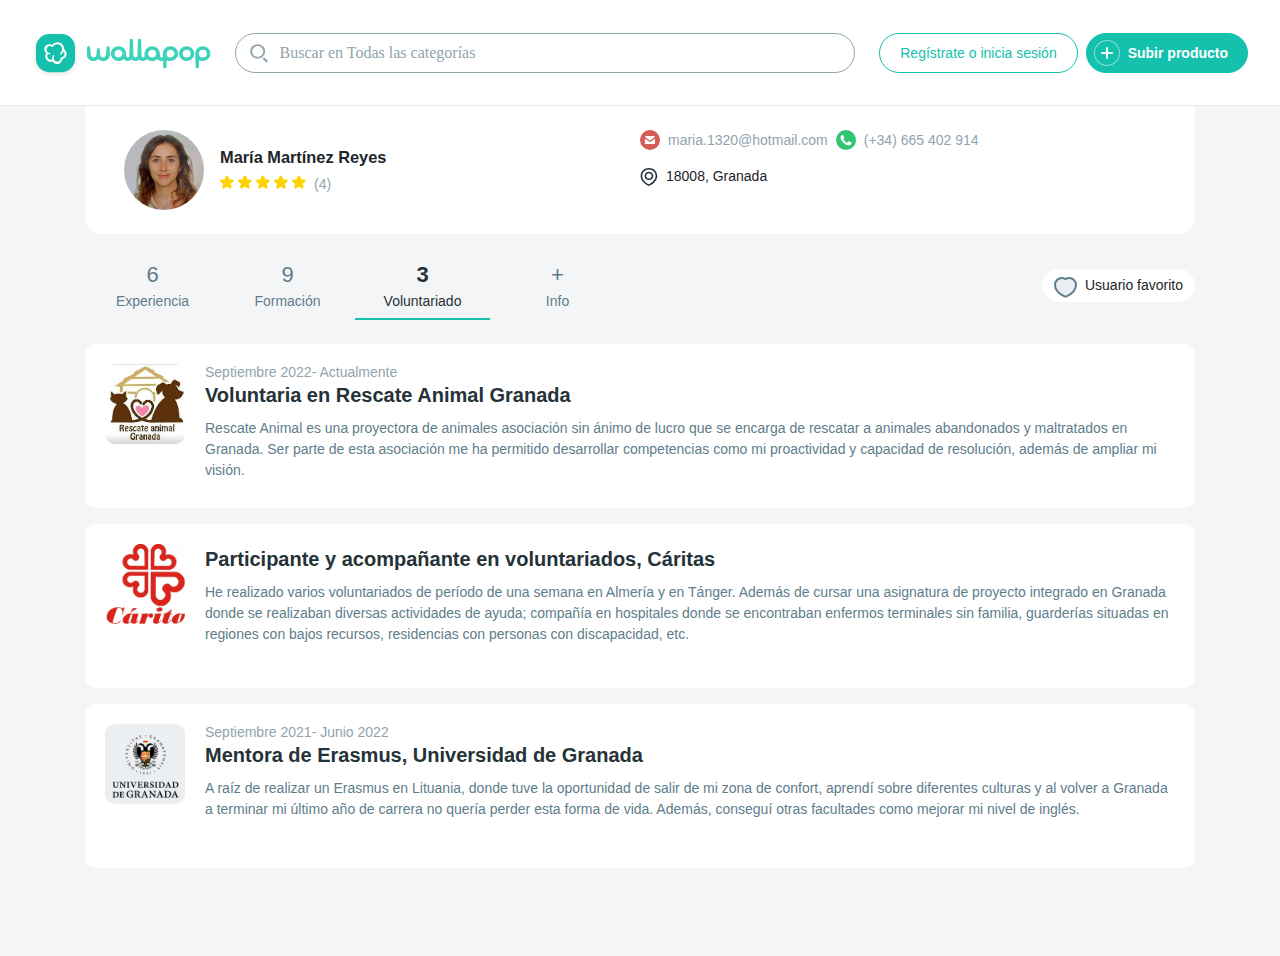
<file: voluntariado.html>
<!DOCTYPE html>
<html lang="es" dir="ltr" class="hydrated" data-app-version="7.521.0"><head>

    <style>@font-face{font-family:WallieFit;src:url(//d22j03ecumputt.cloudfront.net/fonts/Wallie-Fit.woff2) format("woff2"),url(//d22j03ecumputt.cloudfront.net/fonts/Wallie-Fit.woff) format("woff"),url(//d22j03ecumputt.cloudfront.net/fonts/Wallie-Fit.ttf) format("truetype");font-display:fallback}@font-face{font-family:WallieChunky;src:url(//d22j03ecumputt.cloudfront.net/fonts/Wallie-Chunky.woff2) format("woff2"),url(//d22j03ecumputt.cloudfront.net/fonts/Wallie-Chunky.woff) format("woff"),url(//d22j03ecumputt.cloudfront.net/fonts/Wallie-Chunky.ttf) format("truetype");font-display:fallback}@font-face{font-family:WallieSkinny;src:url(//d22j03ecumputt.cloudfront.net/fonts/Wallie-Skinny.woff2) format("woff2"),url(//d22j03ecumputt.cloudfront.net/fonts/Wallie-Skinny.woff) format("woff"),url(//d22j03ecumputt.cloudfront.net/fonts/Wallie-Skinny.ttf) format("truetype");font-display:fallback}.ab-in-app-message[_ngcontent-nug-c125]{font-family:Wallie,Helvetica,serif!important}.ab-in-app-message[_ngcontent-nug-c125]   .ab-message-text[_ngcontent-nug-c125]{font-size:1rem!important}.ab-in-app-message[_ngcontent-nug-c125]   .ab-message-text[_ngcontent-nug-c125]   .ab-message-header[_ngcontent-nug-c125]{font-size:1.25rem!important}.ab-in-app-message[_ngcontent-nug-c125]   .ab-message-button[_ngcontent-nug-c125]{border-radius:6px!important;font-size:.75rem!important}.UserInfo[_ngcontent-nug-c125]{background-color:#fff;border-radius:16px;font-size:.875rem}.UserInfo__title--bold[_ngcontent-nug-c125]{font-weight:700}.UserInfo__fake-map[_ngcontent-nug-c125]{height:130px;border-radius:10px;border:solid 1px #ECEFF1;background:url(/assets/icons/user-marker-sad.svg) no-repeat center}.UserInfo__containerMedia[_ngcontent-nug-c125]{height:20px}.UserInfo__containerMedia__media.disabled[_ngcontent-nug-c125]{color:#90a4ae}.UserInfo__containerMedia__check[_ngcontent-nug-c125]     svg g g{fill:#13c1ac}</style>
    <style data-styles="">walla-dialog,walla-avatar,walla-checkbox,walla-notification-badge,walla-radio,walla-radio-group,walla-snackbar,walla-text-input,walla-button,walla-loading,walla-icon{visibility:hidden}.hydrated{visibility:inherit}</style>
    <title>Wallapop</title>
    <!--<base href="/app/">--><base href=".">

    <link rel="apple-touch-icon" href="&oacute;apple-icon-180.png">
    <link rel="apple-touch-startup-image" href="&oacute;apple-splash-2048-2732.jpg" media="(device-width: 1024px) and (device-height: 1366px) and (-webkit-device-pixel-ratio: 2) and (orientation: portrait)">
    <link rel="apple-touch-startup-image" href="&oacute;apple-splash-2732-2048.jpg" media="(device-width: 1024px) and (device-height: 1366px) and (-webkit-device-pixel-ratio: 2) and (orientation: landscape)">
    <link rel="apple-touch-startup-image" href="&oacute;apple-splash-1668-2388.jpg" media="(device-width: 834px) and (device-height: 1194px) and (-webkit-device-pixel-ratio: 2) and (orientation: portrait)">
    <link rel="apple-touch-startup-image" href="&oacute;apple-splash-2388-1668.jpg" media="(device-width: 834px) and (device-height: 1194px) and (-webkit-device-pixel-ratio: 2) and (orientation: landscape)">
    <link rel="apple-touch-startup-image" href="&oacute;apple-splash-1536-2048.jpg" media="(device-width: 768px) and (device-height: 1024px) and (-webkit-device-pixel-ratio: 2) and (orientation: portrait)">
    <link rel="apple-touch-startup-image" href="&oacute;apple-splash-2048-1536.jpg" media="(device-width: 768px) and (device-height: 1024px) and (-webkit-device-pixel-ratio: 2) and (orientation: landscape)">
    <link rel="apple-touch-startup-image" href="&oacute;apple-splash-1668-2224.jpg" media="(device-width: 834px) and (device-height: 1112px) and (-webkit-device-pixel-ratio: 2) and (orientation: portrait)">
    <link rel="apple-touch-startup-image" href="&oacute;apple-splash-2224-1668.jpg" media="(device-width: 834px) and (device-height: 1112px) and (-webkit-device-pixel-ratio: 2) and (orientation: landscape)">
    <link rel="apple-touch-startup-image" href="&oacute;apple-splash-1620-2160.jpg" media="(device-width: 810px) and (device-height: 1080px) and (-webkit-device-pixel-ratio: 2) and (orientation: portrait)">
    <link rel="apple-touch-startup-image" href="&oacute;apple-splash-2160-1620.jpg" media="(device-width: 810px) and (device-height: 1080px) and (-webkit-device-pixel-ratio: 2) and (orientation: landscape)">
    <link rel="apple-touch-startup-image" href="&oacute;apple-splash-1284-2778.jpg" media="(device-width: 428px) and (device-height: 926px) and (-webkit-device-pixel-ratio: 3) and (orientation: portrait)">
    <link rel="apple-touch-startup-image" href="&oacute;apple-splash-2778-1284.jpg" media="(device-width: 428px) and (device-height: 926px) and (-webkit-device-pixel-ratio: 3) and (orientation: landscape)">
    <link rel="apple-touch-startup-image" href="&oacute;apple-splash-1170-2532.jpg" media="(device-width: 390px) and (device-height: 844px) and (-webkit-device-pixel-ratio: 3) and (orientation: portrait)">
    <link rel="apple-touch-startup-image" href="&oacute;apple-splash-2532-1170.jpg" media="(device-width: 390px) and (device-height: 844px) and (-webkit-device-pixel-ratio: 3) and (orientation: landscape)">
    <link rel="apple-touch-startup-image" href="&oacute;apple-splash-1125-2436.jpg" media="(device-width: 375px) and (device-height: 812px) and (-webkit-device-pixel-ratio: 3) and (orientation: portrait)">
    <link rel="apple-touch-startup-image" href="&oacute;apple-splash-2436-1125.jpg" media="(device-width: 375px) and (device-height: 812px) and (-webkit-device-pixel-ratio: 3) and (orientation: landscape)">
    <link rel="apple-touch-startup-image" href="&oacute;apple-splash-1242-2688.jpg" media="(device-width: 414px) and (device-height: 896px) and (-webkit-device-pixel-ratio: 3) and (orientation: portrait)">
    <link rel="apple-touch-startup-image" href="&oacute;apple-splash-2688-1242.jpg" media="(device-width: 414px) and (device-height: 896px) and (-webkit-device-pixel-ratio: 3) and (orientation: landscape)">
    <link rel="apple-touch-startup-image" href="&oacute;apple-splash-828-1792.jpg" media="(device-width: 414px) and (device-height: 896px) and (-webkit-device-pixel-ratio: 2) and (orientation: portrait)">
    <link rel="apple-touch-startup-image" href="&oacute;apple-splash-1792-828.jpg" media="(device-width: 414px) and (device-height: 896px) and (-webkit-device-pixel-ratio: 2) and (orientation: landscape)">
    <link rel="apple-touch-startup-image" href="&oacute;apple-splash-1242-2208.jpg" media="(device-width: 414px) and (device-height: 736px) and (-webkit-device-pixel-ratio: 3) and (orientation: portrait)">
    <link rel="apple-touch-startup-image" href="&oacute;apple-splash-2208-1242.jpg" media="(device-width: 414px) and (device-height: 736px) and (-webkit-device-pixel-ratio: 3) and (orientation: landscape)">
    <link rel="apple-touch-startup-image" href="&oacute;apple-splash-750-1334.jpg" media="(device-width: 375px) and (device-height: 667px) and (-webkit-device-pixel-ratio: 2) and (orientation: portrait)">
    <link rel="apple-touch-startup-image" href="&oacute;apple-splash-1334-750.jpg" media="(device-width: 375px) and (device-height: 667px) and (-webkit-device-pixel-ratio: 2) and (orientation: landscape)">
    <link rel="apple-touch-startup-image" href="&oacute;apple-splash-640-1136.jpg" media="(device-width: 320px) and (device-height: 568px) and (-webkit-device-pixel-ratio: 2) and (orientation: portrait)">
    <link rel="apple-touch-startup-image" href="&oacute;apple-splash-1136-640.jpg" media="(device-width: 320px) and (device-height: 568px) and (-webkit-device-pixel-ratio: 2) and (orientation: landscape)">
    <link rel="preconnect" href="">
    <link rel="preconnect" href="">
    <link rel="preconnect" href="">
    <link rel="preconnect" href="">
    <link rel="preconnect" href="">
    <link rel="preconnect" href="">
    <link rel="preconnect" href="">

    <link rel="manifest" href="">


    <link rel="preload" href="" as="fetch">
  <style>*,*:before,*:after{box-sizing:border-box}html{font-family:sans-serif;line-height:1.15;-webkit-text-size-adjust:100%;-webkit-tap-highlight-color:rgba(0,0,0,0)}body{margin:0;font-family:-apple-system,BlinkMacSystemFont,Segoe UI,Roboto,Helvetica Neue,Arial,Noto Sans,Liberation Sans,sans-serif,"Apple Color Emoji","Segoe UI Emoji",Segoe UI Symbol,"Noto Color Emoji";font-size:1rem;font-weight:400;line-height:1.5;color:#212529;text-align:left;background-color:#fff}@font-face{font-family:Wallie;src:url(//d22j03ecumputt.cloudfront.net/fonts/Wallie-Skinny.woff2) format("woff2"),url(//d22j03ecumputt.cloudfront.net/fonts/Wallie-Skinny.woff) format("woff"),url(//d22j03ecumputt.cloudfront.net/fonts/Wallie-Skinny.ttf) format("truetype");font-weight:300;font-display:fallback}@font-face{font-family:Wallie;src:url(//d22j03ecumputt.cloudfront.net/fonts/Wallie-Fit.woff2) format("woff2"),url(//d22j03ecumputt.cloudfront.net/fonts/Wallie-Fit.woff) format("woff"),url(//d22j03ecumputt.cloudfront.net/fonts/Wallie-Fit.ttf) format("truetype");font-display:fallback}@font-face{font-family:Wallie;src:url(//d22j03ecumputt.cloudfront.net/fonts/Wallie-Chunky.woff2) format("woff2"),url(//d22j03ecumputt.cloudfront.net/fonts/Wallie-Chunky.woff) format("woff"),url(//d22j03ecumputt.cloudfront.net/fonts/Wallie-Chunky.ttf) format("truetype");font-weight:700;font-display:fallback}html{height:100%}html,body{font-size:16px}body{font-family:Wallie,Helvetica;-webkit-font-smoothing:antialiased;-moz-osx-font-smoothing:grayscale;min-height:100%}</style><link rel="stylesheet" href="./info_files/styles.b39b77fa044f2d8f.css" media="all" onload="this.media=&#39;all&#39;"><noscript><link rel="stylesheet" href="styles.b39b77fa044f2d8f.css"></noscript><style id="googleidentityservice_button_styles">.qJTHM{-webkit-user-select:none;color:#202124;direction:ltr;-webkit-touch-callout:none;font-family:"Roboto-Regular",arial,sans-serif;-webkit-font-smoothing:antialiased;font-weight:400;margin:0;overflow:hidden;-webkit-text-size-adjust:100%}.ynRLnc{left:-9999px;position:absolute;top:-9999px}.L6cTce{display:none}.bltWBb{word-break:break-all}.hSRGPd{color:#1a73e8;cursor:pointer;font-weight:500;text-decoration:none}.Bz112c-W3lGp{height:16px;width:16px}.Bz112c-E3DyYd{height:20px;width:20px}.Bz112c-r9oPif{height:24px;width:24px}.Bz112c-uaxL4e{-webkit-border-radius:10px;border-radius:10px}.LgbsSe-Bz112c{display:block}.S9gUrf-YoZ4jf,.S9gUrf-YoZ4jf *{border:none;margin:0;padding:0}.fFW7wc-ibnC6b>.aZ2wEe>div{border-color:#4285f4}.P1ekSe-ZMv3u>div:nth-child(1){background-color:#1a73e8!important}.P1ekSe-ZMv3u>div:nth-child(2),.P1ekSe-ZMv3u>div:nth-child(3){background-image:linear-gradient(to right,rgba(255,255,255,.7),rgba(255,255,255,.7)),linear-gradient(to right,#1a73e8,#1a73e8)!important}.haAclf{display:inline-block}.nsm7Bb-HzV7m-LgbsSe{-webkit-border-radius:4px;border-radius:4px;-webkit-box-sizing:border-box;box-sizing:border-box;-webkit-transition:background-color .218s,border-color .218s;transition:background-color .218s,border-color .218s;-webkit-user-select:none;-webkit-appearance:none;background-color:#fff;background-image:none;border:1px solid #dadce0;color:#3c4043;cursor:pointer;font-family:"Google Sans",arial,sans-serif;font-size:14px;height:40px;letter-spacing:0.25px;outline:none;overflow:hidden;padding:0 12px;position:relative;text-align:center;vertical-align:middle;white-space:nowrap;width:auto}@media screen and (-ms-high-contrast:active){.nsm7Bb-HzV7m-LgbsSe{border:2px solid windowText;color:windowText}}.nsm7Bb-HzV7m-LgbsSe.pSzOP-SxQuSe{font-size:14px;height:32px;letter-spacing:0.25px;padding:0 10px}.nsm7Bb-HzV7m-LgbsSe.purZT-SxQuSe{font-size:11px;height:20px;letter-spacing:0.3px;padding:0 8px}.nsm7Bb-HzV7m-LgbsSe.Bz112c-LgbsSe{padding:0;width:40px}.nsm7Bb-HzV7m-LgbsSe.Bz112c-LgbsSe.pSzOP-SxQuSe{width:32px}.nsm7Bb-HzV7m-LgbsSe.Bz112c-LgbsSe.purZT-SxQuSe{width:20px}.nsm7Bb-HzV7m-LgbsSe.JGcpL-RbRzK{-webkit-border-radius:20px;border-radius:20px}.nsm7Bb-HzV7m-LgbsSe.JGcpL-RbRzK.pSzOP-SxQuSe{-webkit-border-radius:16px;border-radius:16px}.nsm7Bb-HzV7m-LgbsSe.JGcpL-RbRzK.purZT-SxQuSe{-webkit-border-radius:10px;border-radius:10px}.nsm7Bb-HzV7m-LgbsSe.MFS4be-Ia7Qfc{border:none;color:#fff}.nsm7Bb-HzV7m-LgbsSe.MFS4be-v3pZbf-Ia7Qfc{background-color:#1a73e8}.nsm7Bb-HzV7m-LgbsSe.MFS4be-JaPV2b-Ia7Qfc{background-color:#202124;color:#e8eaed}.nsm7Bb-HzV7m-LgbsSe .nsm7Bb-HzV7m-LgbsSe-Bz112c{height:18px;margin-right:8px;min-width:18px;width:18px}.nsm7Bb-HzV7m-LgbsSe.pSzOP-SxQuSe .nsm7Bb-HzV7m-LgbsSe-Bz112c{height:14px;min-width:14px;width:14px}.nsm7Bb-HzV7m-LgbsSe.purZT-SxQuSe .nsm7Bb-HzV7m-LgbsSe-Bz112c{height:10px;min-width:10px;width:10px}.nsm7Bb-HzV7m-LgbsSe.jVeSEe .nsm7Bb-HzV7m-LgbsSe-Bz112c{margin-left:8px;margin-right:-4px}.nsm7Bb-HzV7m-LgbsSe.Bz112c-LgbsSe .nsm7Bb-HzV7m-LgbsSe-Bz112c{margin:0;padding:10px}.nsm7Bb-HzV7m-LgbsSe.Bz112c-LgbsSe.pSzOP-SxQuSe .nsm7Bb-HzV7m-LgbsSe-Bz112c{padding:8px}.nsm7Bb-HzV7m-LgbsSe.Bz112c-LgbsSe.purZT-SxQuSe .nsm7Bb-HzV7m-LgbsSe-Bz112c{padding:4px}.nsm7Bb-HzV7m-LgbsSe .nsm7Bb-HzV7m-LgbsSe-Bz112c-haAclf{-webkit-border-top-left-radius:3px;border-top-left-radius:3px;-webkit-border-bottom-left-radius:3px;border-bottom-left-radius:3px;display:-webkit-box;display:-webkit-flex;display:flex;justify-content:center;-webkit-align-items:center;align-items:center;background-color:#fff;height:36px;margin-left:-10px;margin-right:12px;min-width:36px;width:36px}.nsm7Bb-HzV7m-LgbsSe .nsm7Bb-HzV7m-LgbsSe-Bz112c-haAclf .nsm7Bb-HzV7m-LgbsSe-Bz112c,.nsm7Bb-HzV7m-LgbsSe.Bz112c-LgbsSe .nsm7Bb-HzV7m-LgbsSe-Bz112c-haAclf .nsm7Bb-HzV7m-LgbsSe-Bz112c{margin:0;padding:0}.nsm7Bb-HzV7m-LgbsSe.pSzOP-SxQuSe .nsm7Bb-HzV7m-LgbsSe-Bz112c-haAclf{height:28px;margin-left:-8px;margin-right:10px;min-width:28px;width:28px}.nsm7Bb-HzV7m-LgbsSe.purZT-SxQuSe .nsm7Bb-HzV7m-LgbsSe-Bz112c-haAclf{height:16px;margin-left:-6px;margin-right:8px;min-width:16px;width:16px}.nsm7Bb-HzV7m-LgbsSe.Bz112c-LgbsSe .nsm7Bb-HzV7m-LgbsSe-Bz112c-haAclf{-webkit-border-radius:3px;border-radius:3px;margin-left:2px;margin-right:0;padding:0}.nsm7Bb-HzV7m-LgbsSe.JGcpL-RbRzK .nsm7Bb-HzV7m-LgbsSe-Bz112c-haAclf{-webkit-border-radius:18px;border-radius:18px}.nsm7Bb-HzV7m-LgbsSe.pSzOP-SxQuSe.JGcpL-RbRzK .nsm7Bb-HzV7m-LgbsSe-Bz112c-haAclf{-webkit-border-radius:14px;border-radius:14px}.nsm7Bb-HzV7m-LgbsSe.purZT-SxQuSe.JGcpL-RbRzK .nsm7Bb-HzV7m-LgbsSe-Bz112c-haAclf{-webkit-border-radius:8px;border-radius:8px}.nsm7Bb-HzV7m-LgbsSe .nsm7Bb-HzV7m-LgbsSe-bN97Pc-sM5MNb{display:-webkit-box;display:-webkit-flex;display:flex;-webkit-align-items:center;align-items:center;-webkit-flex-direction:row;flex-direction:row;justify-content:space-between;-webkit-flex-wrap:nowrap;flex-wrap:nowrap;height:100%;position:relative;width:100%}.nsm7Bb-HzV7m-LgbsSe .oXtfBe-l4eHX{justify-content:center}.nsm7Bb-HzV7m-LgbsSe .nsm7Bb-HzV7m-LgbsSe-BPrWId{-webkit-flex-grow:1;flex-grow:1;font-family:"Google Sans",arial,sans-serif;font-weight:500;overflow:hidden;text-overflow:ellipsis;vertical-align:top}.nsm7Bb-HzV7m-LgbsSe.purZT-SxQuSe .nsm7Bb-HzV7m-LgbsSe-BPrWId{font-weight:300}.nsm7Bb-HzV7m-LgbsSe .oXtfBe-l4eHX .nsm7Bb-HzV7m-LgbsSe-BPrWId{-webkit-flex-grow:0;flex-grow:0}.nsm7Bb-HzV7m-LgbsSe .nsm7Bb-HzV7m-LgbsSe-MJoBVe{-webkit-transition:background-color .218s;transition:background-color .218s;bottom:0;left:0;position:absolute;right:0;top:0}.nsm7Bb-HzV7m-LgbsSe:hover,.nsm7Bb-HzV7m-LgbsSe:focus{-webkit-box-shadow:none;box-shadow:none;border-color:#d2e3fc;outline:none}.nsm7Bb-HzV7m-LgbsSe:hover .nsm7Bb-HzV7m-LgbsSe-MJoBVe,.nsm7Bb-HzV7m-LgbsSe:focus .nsm7Bb-HzV7m-LgbsSe-MJoBVe{background:rgba(66,133,244,.04)}.nsm7Bb-HzV7m-LgbsSe:active .nsm7Bb-HzV7m-LgbsSe-MJoBVe{background:rgba(66,133,244,.1)}.nsm7Bb-HzV7m-LgbsSe.MFS4be-Ia7Qfc:hover .nsm7Bb-HzV7m-LgbsSe-MJoBVe,.nsm7Bb-HzV7m-LgbsSe.MFS4be-Ia7Qfc:focus .nsm7Bb-HzV7m-LgbsSe-MJoBVe{background:rgba(255,255,255,.24)}.nsm7Bb-HzV7m-LgbsSe.MFS4be-Ia7Qfc:active .nsm7Bb-HzV7m-LgbsSe-MJoBVe{background:rgba(255,255,255,.32)}.nsm7Bb-HzV7m-LgbsSe .n1UuX-DkfjY{-webkit-border-radius:50%;border-radius:50%;display:-webkit-box;display:-webkit-flex;display:flex;height:20px;margin-left:-4px;margin-right:8px;min-width:20px;width:20px}.nsm7Bb-HzV7m-LgbsSe.jVeSEe .nsm7Bb-HzV7m-LgbsSe-BPrWId{font-family:"Roboto";font-size:12px;text-align:left}.nsm7Bb-HzV7m-LgbsSe.jVeSEe .nsm7Bb-HzV7m-LgbsSe-BPrWId .ssJRIf,.nsm7Bb-HzV7m-LgbsSe.jVeSEe .nsm7Bb-HzV7m-LgbsSe-BPrWId .K4efff .fmcmS{overflow:hidden;text-overflow:ellipsis}.nsm7Bb-HzV7m-LgbsSe.jVeSEe .nsm7Bb-HzV7m-LgbsSe-BPrWId .K4efff{display:-webkit-box;display:-webkit-flex;display:flex;-webkit-align-items:center;align-items:center;color:#5f6368;fill:#5f6368;font-size:11px;font-weight:400}.nsm7Bb-HzV7m-LgbsSe.jVeSEe.MFS4be-Ia7Qfc .nsm7Bb-HzV7m-LgbsSe-BPrWId .K4efff{color:#e8eaed;fill:#e8eaed}.nsm7Bb-HzV7m-LgbsSe.jVeSEe .nsm7Bb-HzV7m-LgbsSe-BPrWId .K4efff .Bz112c{height:18px;margin:-3px -3px -3px 2px;min-width:18px;width:18px}.nsm7Bb-HzV7m-LgbsSe.jVeSEe .nsm7Bb-HzV7m-LgbsSe-Bz112c-haAclf{-webkit-border-top-left-radius:0;border-top-left-radius:0;-webkit-border-bottom-left-radius:0;border-bottom-left-radius:0;-webkit-border-top-right-radius:3px;border-top-right-radius:3px;-webkit-border-bottom-right-radius:3px;border-bottom-right-radius:3px;margin-left:12px;margin-right:-10px}.nsm7Bb-HzV7m-LgbsSe.jVeSEe.JGcpL-RbRzK .nsm7Bb-HzV7m-LgbsSe-Bz112c-haAclf{-webkit-border-radius:18px;border-radius:18px}.L5Fo6c-sM5MNb{border:0;display:block;left:0;position:relative;top:0}.L5Fo6c-bF1uUb{-webkit-border-radius:4px;border-radius:4px;bottom:0;cursor:pointer;left:0;position:absolute;right:0;top:0}.L5Fo6c-bF1uUb:focus{border:none;outline:none}sentinel{}</style><link id="googleidentityservice" type="text/css" media="all" rel="stylesheet" href="./info_files/style">
  <style>@font-face{font-family:WallieFit;src:url(//d22j03ecumputt.cloudfront.net/fonts/Wallie-Fit.woff2) format("woff2"),url(//d22j03ecumputt.cloudfront.net/fonts/Wallie-Fit.woff) format("woff"),url(//d22j03ecumputt.cloudfront.net/fonts/Wallie-Fit.ttf) format("truetype");font-display:fallback}@font-face{font-family:WallieChunky;src:url(//d22j03ecumputt.cloudfront.net/fonts/Wallie-Chunky.woff2) format("woff2"),url(//d22j03ecumputt.cloudfront.net/fonts/Wallie-Chunky.woff) format("woff"),url(//d22j03ecumputt.cloudfront.net/fonts/Wallie-Chunky.ttf) format("truetype");font-display:fallback}@font-face{font-family:WallieSkinny;src:url(//d22j03ecumputt.cloudfront.net/fonts/Wallie-Skinny.woff2) format("woff2"),url(//d22j03ecumputt.cloudfront.net/fonts/Wallie-Skinny.woff) format("woff"),url(//d22j03ecumputt.cloudfront.net/fonts/Wallie-Skinny.ttf) format("truetype");font-display:fallback}.ab-in-app-message[_ngcontent-jva-c109]{font-family:Wallie,Helvetica,serif!important}.ab-in-app-message[_ngcontent-jva-c109]   .ab-message-text[_ngcontent-jva-c109]{font-size:1rem!important}.ab-in-app-message[_ngcontent-jva-c109]   .ab-message-text[_ngcontent-jva-c109]   .ab-message-header[_ngcontent-jva-c109]{font-size:1.25rem!important}.ab-in-app-message[_ngcontent-jva-c109]   .ab-message-button[_ngcontent-jva-c109]{border-radius:6px!important;font-size:.75rem!important}.PublicLayout[_ngcontent-jva-c109]{background-color:#eceff199;min-height:100vh;min-height:100svh}.PublicLayout__content[_ngcontent-jva-c109]{position:relative;max-width:100%;flex:1}</style><style>@font-face{font-family:WallieFit;src:url(//d22j03ecumputt.cloudfront.net/fonts/Wallie-Fit.woff2) format("woff2"),url(//d22j03ecumputt.cloudfront.net/fonts/Wallie-Fit.woff) format("woff"),url(//d22j03ecumputt.cloudfront.net/fonts/Wallie-Fit.ttf) format("truetype");font-display:fallback}@font-face{font-family:WallieChunky;src:url(//d22j03ecumputt.cloudfront.net/fonts/Wallie-Chunky.woff2) format("woff2"),url(//d22j03ecumputt.cloudfront.net/fonts/Wallie-Chunky.woff) format("woff"),url(//d22j03ecumputt.cloudfront.net/fonts/Wallie-Chunky.ttf) format("truetype");font-display:fallback}@font-face{font-family:WallieSkinny;src:url(//d22j03ecumputt.cloudfront.net/fonts/Wallie-Skinny.woff2) format("woff2"),url(//d22j03ecumputt.cloudfront.net/fonts/Wallie-Skinny.woff) format("woff"),url(//d22j03ecumputt.cloudfront.net/fonts/Wallie-Skinny.ttf) format("truetype");font-display:fallback}.ab-in-app-message[_ngcontent-jva-c107]{font-family:Wallie,Helvetica,serif!important}.ab-in-app-message[_ngcontent-jva-c107]   .ab-message-text[_ngcontent-jva-c107]{font-size:1rem!important}.ab-in-app-message[_ngcontent-jva-c107]   .ab-message-text[_ngcontent-jva-c107]   .ab-message-header[_ngcontent-jva-c107]{font-size:1.25rem!important}.ab-in-app-message[_ngcontent-jva-c107]   .ab-message-button[_ngcontent-jva-c107]{border-radius:6px!important;font-size:.75rem!important}ngb-toast.warning[_ngcontent-jva-c107], ngb-toast.error[_ngcontent-jva-c107], ngb-toast.success[_ngcontent-jva-c107]{border-radius:3px;color:#fff;padding:15px;text-align:left;font-size:1rem}@media (max-width: 375px){ngb-toast.warning[_ngcontent-jva-c107], ngb-toast.error[_ngcontent-jva-c107], ngb-toast.success[_ngcontent-jva-c107]{width:100%}}.toast-container[_ngcontent-jva-c107]{z-index:999999;position:fixed;top:12px;right:12px;row-gap:1rem;align-items:flex-end}@media (max-width: 375px){.toast-container[_ngcontent-jva-c107]{left:12px}}ngb-toast[_ngcontent-jva-c107]{width:300px;padding:16px 20px;box-shadow:5px 10px 18px #0003;cursor:pointer}ngb-toast[_ngcontent-jva-c107]:hover{box-shadow:5px 10px 18px #0000001a}ngb-toast.success[_ngcontent-jva-c107]{background-color:#31c571}ngb-toast.error[_ngcontent-jva-c107]{background-color:#fd6c67}ngb-toast.warning[_ngcontent-jva-c107]{background-color:#ffb238}ngb-toast[_ngcontent-jva-c107]   .toast-text[_ngcontent-jva-c107]{display:block;padding:8px 0}ngb-toast[_ngcontent-jva-c107]   .toast-title[_ngcontent-jva-c107]{display:block;font-weight:700}ngb-toast[_ngcontent-jva-c107]   .text-centered[_ngcontent-jva-c107]{text-align:center}ngb-toast[_ngcontent-jva-c107]   .toast-wrapper[_ngcontent-jva-c107]{display:grid;grid-template-columns:60% 40%;display:-webkit-grid;-webkit-grid-columns:60% 40%}ngb-toast[_ngcontent-jva-c107]   .toast-link[_ngcontent-jva-c107]{font-weight:700;color:#fff;border:0;background:transparent;text-align:right}ngb-toast[_ngcontent-jva-c107]   .toast-text-dark[_ngcontent-jva-c107]{font-weight:700;color:#29363d}.toast-larger[_ngcontent-jva-c107]{width:400px}</style><style>@font-face{font-family:WallieFit;src:url(//d22j03ecumputt.cloudfront.net/fonts/Wallie-Fit.woff2) format("woff2"),url(//d22j03ecumputt.cloudfront.net/fonts/Wallie-Fit.woff) format("woff"),url(//d22j03ecumputt.cloudfront.net/fonts/Wallie-Fit.ttf) format("truetype");font-display:fallback}@font-face{font-family:WallieChunky;src:url(//d22j03ecumputt.cloudfront.net/fonts/Wallie-Chunky.woff2) format("woff2"),url(//d22j03ecumputt.cloudfront.net/fonts/Wallie-Chunky.woff) format("woff"),url(//d22j03ecumputt.cloudfront.net/fonts/Wallie-Chunky.ttf) format("truetype");font-display:fallback}@font-face{font-family:WallieSkinny;src:url(//d22j03ecumputt.cloudfront.net/fonts/Wallie-Skinny.woff2) format("woff2"),url(//d22j03ecumputt.cloudfront.net/fonts/Wallie-Skinny.woff) format("woff"),url(//d22j03ecumputt.cloudfront.net/fonts/Wallie-Skinny.ttf) format("truetype");font-display:fallback}.ab-in-app-message[_ngcontent-jva-c104]{font-family:Wallie,Helvetica,serif!important}.ab-in-app-message[_ngcontent-jva-c104]   .ab-message-text[_ngcontent-jva-c104]{font-size:1rem!important}.ab-in-app-message[_ngcontent-jva-c104]   .ab-message-text[_ngcontent-jva-c104]   .ab-message-header[_ngcontent-jva-c104]{font-size:1.25rem!important}.ab-in-app-message[_ngcontent-jva-c104]   .ab-message-button[_ngcontent-jva-c104]{border-radius:6px!important;font-size:.75rem!important}[_nghost-jva-c104]{position:sticky;background-color:#fff;top:0;border-bottom:1px solid;border-color:#cfd8dc80;width:100%;display:flex;display:-ms-flexbox;align-items:center;justify-content:center;z-index:100;height:106px;padding:0 32px}@media (max-width: 767.98px){[_nghost-jva-c104]{padding:0 16px;height:66px}}[_nghost-jva-c104]   a[_ngcontent-jva-c104]{color:#253238;font-size:.875rem;text-decoration:none}.main-header-my-zone[_ngcontent-jva-c104]   tsl-user-avatar[_ngcontent-jva-c104]{margin-left:8px}.main-header-my-zone[_ngcontent-jva-c104]   span[_ngcontent-jva-c104]{font-size:.875rem;color:#253238;margin-right:4px;margin-left:8px}.main-header-my-zone.active[_ngcontent-jva-c104]   span[_ngcontent-jva-c104]{color:#13c1ac}.topbar-menu[_ngcontent-jva-c104]{position:absolute;right:12px;top:50%;transform:translateY(-50%)}.topbar-menu[_ngcontent-jva-c104]   .topbar-sections[_ngcontent-jva-c104]{display:inline-block}.topbar-menu[_ngcontent-jva-c104]   .topbar-sections[_ngcontent-jva-c104]   a[_ngcontent-jva-c104]{display:inline-block;margin-right:20px;line-height:32px;text-decoration:none;border-radius:100px;color:#fff}.topbar-menu[_ngcontent-jva-c104]   .topbar-sections[_ngcontent-jva-c104]   a.active[_ngcontent-jva-c104]{padding:0 12px;color:#13c1ac;background-color:#fff}.main-header-login[_ngcontent-jva-c104]{display:flex;align-items:center;justify-content:center}.main-header-login[_ngcontent-jva-c104]   a[_ngcontent-jva-c104]{text-decoration:none}.main-header-login[_ngcontent-jva-c104]   i[_ngcontent-jva-c104]{font-size:2.25rem;vertical-align:middle}.main-header-login[_ngcontent-jva-c104]   .menu-link[_ngcontent-jva-c104]{color:#253238;height:65px;margin-right:20px;position:relative;display:flex;align-items:center;white-space:nowrap;cursor:pointer}.main-header-login[_ngcontent-jva-c104]   .menu-link.active[_ngcontent-jva-c104]{font-weight:700;color:#13c1ac}.main-header-login[_ngcontent-jva-c104]   .menu-link[_ngcontent-jva-c104]   span[_ngcontent-jva-c104]{font-size:.875rem;line-height:16px}.main-header-login[_ngcontent-jva-c104]   .menu-link[_ngcontent-jva-c104]   .news-badge[_ngcontent-jva-c104]{height:8px;width:8px;border-radius:8px;background-color:#fd6c67;position:absolute;left:28px;top:19px}.main-header-login[_ngcontent-jva-c104]   .menu-link[_ngcontent-jva-c104]   .news-badge.left[_ngcontent-jva-c104]{left:30px;top:17px}.main-header-login[_ngcontent-jva-c104]   .menu-link[_ngcontent-jva-c104]   .news-badge[_ngcontent-jva-c104]   .active[_ngcontent-jva-c104]{display:block}.main-header-login[_ngcontent-jva-c104]   .menu-link[_ngcontent-jva-c104]:hover   span[_ngcontent-jva-c104], .main-header-login[_ngcontent-jva-c104]   .menu-link.active[_ngcontent-jva-c104]   span[_ngcontent-jva-c104]{font-weight:initial;color:#13c1ac}.main-header-login[_ngcontent-jva-c104]   .menu-link[_ngcontent-jva-c104]:hover   .chat[_ngcontent-jva-c104]     svg path, .main-header-login[_ngcontent-jva-c104]   .menu-link.active[_ngcontent-jva-c104]   .chat[_ngcontent-jva-c104]     svg path{stroke:#13c1ac}.main-header-login[_ngcontent-jva-c104]   .menu-link[_ngcontent-jva-c104]:hover   .favorites[_ngcontent-jva-c104]     svg path, .main-header-login[_ngcontent-jva-c104]   .menu-link.active[_ngcontent-jva-c104]   .favorites[_ngcontent-jva-c104]     svg path{fill:#13c1ac}.main-header-login[_ngcontent-jva-c104]   .menu-link#top-bar-favorites[_ngcontent-jva-c104]   .news-badge[_ngcontent-jva-c104]{left:32px;top:19px}.main-header-login[_ngcontent-jva-c104]   .menu-link#top-bar-inbox[_ngcontent-jva-c104]   .news-badge[_ngcontent-jva-c104]{left:34px;top:18px}.main-header-login.no-search[_ngcontent-jva-c104]{flex:1;justify-content:flex-end}.main-header-login[_ngcontent-jva-c104]   .main-header-chat.active[_ngcontent-jva-c104]   tsl-svg-icon[_ngcontent-jva-c104]     svg g g{fill:#13c1ac}.main-header-login[_ngcontent-jva-c104]   tsl-button.TopBar__btn[_ngcontent-jva-c104]     button{align-items:center;display:flex;font-size:.875rem;font-weight:700;line-height:26px;padding-bottom:8px;padding-top:8px;height:40px;padding-right:19px}.main-header-login[_ngcontent-jva-c104]   tsl-button.TopBar__btn--signin[_ngcontent-jva-c104]     button{padding-right:20px}.main-header-login[_ngcontent-jva-c104]   tsl-button.TopBar__btn--regular[_ngcontent-jva-c104]     button span{font-weight:400}.main-header-login[_ngcontent-jva-c104]   tsl-button.TopBar__btn--with-icon[_ngcontent-jva-c104]{margin-left:8px}.main-header-login[_ngcontent-jva-c104]   tsl-button.TopBar__btn--with-icon[_ngcontent-jva-c104]     button{padding-left:7px}.main-header-login[_ngcontent-jva-c104]   tsl-button.TopBar__btn--with-icon[_ngcontent-jva-c104]     tsl-svg-icon{width:26px;height:26px;margin-right:8px;vertical-align:middle}.main-header-login[_ngcontent-jva-c104]   tsl-button.TopBar__btn--with-icon[_ngcontent-jva-c104]:hover     tsl-svg-icon #fill{fill-opacity:1;transition:all .2s ease-in-out}.main-header-login[_ngcontent-jva-c104]   tsl-button.TopBar__btn--with-icon[_ngcontent-jva-c104]:hover     tsl-svg-icon #plus rect{fill:#13c1ac;transition:all .2s ease-in-out}.main-header-login.professional[_ngcontent-jva-c104]   .main-header-my-zone.active[_ngcontent-jva-c104]   .horizontal-line[_ngcontent-jva-c104]{border-color:#dbac00}.main-header-login.professional[_ngcontent-jva-c104]   .main-header-my-zone.active[_ngcontent-jva-c104]   span[_ngcontent-jva-c104]{color:#dbac00}.main-header-credits[_ngcontent-jva-c104]   b[_ngcontent-jva-c104]{color:#13c1ac;margin-right:4px}.main-header-credits[_ngcontent-jva-c104]   .topbar-icon[_ngcontent-jva-c104]{width:38px;height:38px}.topbar-logo-icon[_ngcontent-jva-c104]{cursor:pointer}.topbar-logo-icon--full[_ngcontent-jva-c104]{display:none}@media (min-width: 768px){.topbar-logo-icon--full[_ngcontent-jva-c104]{display:initial;width:178.55px;padding-top:5px}}.topbar-logo-icon--mobile[_ngcontent-jva-c104]{display:none}@media (max-width: 767.98px){.topbar-logo-icon--mobile[_ngcontent-jva-c104]{display:initial;padding-top:5px}}.topbar-icon-hover[_ngcontent-jva-c104]{display:none}.skip-veil[_ngcontent-jva-c104]{z-index:2}</style><style>@font-face{font-family:WallieFit;src:url(//d22j03ecumputt.cloudfront.net/fonts/Wallie-Fit.woff2) format("woff2"),url(//d22j03ecumputt.cloudfront.net/fonts/Wallie-Fit.woff) format("woff"),url(//d22j03ecumputt.cloudfront.net/fonts/Wallie-Fit.ttf) format("truetype");font-display:fallback}@font-face{font-family:WallieChunky;src:url(//d22j03ecumputt.cloudfront.net/fonts/Wallie-Chunky.woff2) format("woff2"),url(//d22j03ecumputt.cloudfront.net/fonts/Wallie-Chunky.woff) format("woff"),url(//d22j03ecumputt.cloudfront.net/fonts/Wallie-Chunky.ttf) format("truetype");font-display:fallback}@font-face{font-family:WallieSkinny;src:url(//d22j03ecumputt.cloudfront.net/fonts/Wallie-Skinny.woff2) format("woff2"),url(//d22j03ecumputt.cloudfront.net/fonts/Wallie-Skinny.woff) format("woff"),url(//d22j03ecumputt.cloudfront.net/fonts/Wallie-Skinny.ttf) format("truetype");font-display:fallback}.ab-in-app-message[_ngcontent-jva-c105]{font-family:Wallie,Helvetica,serif!important}.ab-in-app-message[_ngcontent-jva-c105]   .ab-message-text[_ngcontent-jva-c105]{font-size:1rem!important}.ab-in-app-message[_ngcontent-jva-c105]   .ab-message-text[_ngcontent-jva-c105]   .ab-message-header[_ngcontent-jva-c105]{font-size:1.25rem!important}.ab-in-app-message[_ngcontent-jva-c105]   .ab-message-button[_ngcontent-jva-c105]{border-radius:6px!important;font-size:.75rem!important}[_nghost-jva-c105]{z-index:20;position:sticky;bottom:0;width:100%}.BottomNavigationBar[_ngcontent-jva-c105]{display:flex;background-color:#fff;border-top:1px solid #ECEFF1;min-height:64px;padding-top:.375rem}@supports (padding: env(safe-area-inset-bottom)){.BottomNavigationBar[_ngcontent-jva-c105]{padding-bottom:max(.375rem,env(safe-area-inset-bottom))}}.BottomNavigationBar__icon[_ngcontent-jva-c105]{height:28px}.BottomNavigationBar__icon--active[_ngcontent-jva-c105]{display:none}.BottomNavigationBar__text[_ngcontent-jva-c105]{line-height:18px;font-size:.75rem;color:#607d8b;-webkit-user-select:none;user-select:none}.BottomNavigationBar__element[_ngcontent-jva-c105]{position:relative;text-decoration:none;transition:transform .1s ease-in-out;flex:1}.BottomNavigationBar__element--active[_ngcontent-jva-c105]   .BottomNavigationBar__icon[_ngcontent-jva-c105], .BottomNavigationBar__element--tab-active[_ngcontent-jva-c105]   .BottomNavigationBar__icon[_ngcontent-jva-c105]{display:none}.BottomNavigationBar__element--active[_ngcontent-jva-c105]   .BottomNavigationBar__icon--active[_ngcontent-jva-c105], .BottomNavigationBar__element--tab-active[_ngcontent-jva-c105]   .BottomNavigationBar__icon--active[_ngcontent-jva-c105]{display:block}.BottomNavigationBar__element--active[_ngcontent-jva-c105]   .BottomNavigationBar__text[_ngcontent-jva-c105], .BottomNavigationBar__element--tab-active[_ngcontent-jva-c105]   .BottomNavigationBar__text[_ngcontent-jva-c105]{color:#13c1ac}.BottomNavigationBar__element--skip-veil[_ngcontent-jva-c105]{z-index:2}.BottomNavigationBar__element[_ngcontent-jva-c105]:active{transform:scale(.9)}.BottomNavigationBar__pending[_ngcontent-jva-c105]{top:0;width:10px;height:10px;border:2px solid white;background-color:#fd6c67;border-radius:100%;transform:translate(15px)}</style><style>@font-face{font-family:WallieFit;src:url(//d22j03ecumputt.cloudfront.net/fonts/Wallie-Fit.woff2) format("woff2"),url(//d22j03ecumputt.cloudfront.net/fonts/Wallie-Fit.woff) format("woff"),url(//d22j03ecumputt.cloudfront.net/fonts/Wallie-Fit.ttf) format("truetype");font-display:fallback}@font-face{font-family:WallieChunky;src:url(//d22j03ecumputt.cloudfront.net/fonts/Wallie-Chunky.woff2) format("woff2"),url(//d22j03ecumputt.cloudfront.net/fonts/Wallie-Chunky.woff) format("woff"),url(//d22j03ecumputt.cloudfront.net/fonts/Wallie-Chunky.ttf) format("truetype");font-display:fallback}@font-face{font-family:WallieSkinny;src:url(//d22j03ecumputt.cloudfront.net/fonts/Wallie-Skinny.woff2) format("woff2"),url(//d22j03ecumputt.cloudfront.net/fonts/Wallie-Skinny.woff) format("woff"),url(//d22j03ecumputt.cloudfront.net/fonts/Wallie-Skinny.ttf) format("truetype");font-display:fallback}.ab-in-app-message[_ngcontent-jva-c102]{font-family:Wallie,Helvetica,serif!important}.ab-in-app-message[_ngcontent-jva-c102]   .ab-message-text[_ngcontent-jva-c102]{font-size:1rem!important}.ab-in-app-message[_ngcontent-jva-c102]   .ab-message-text[_ngcontent-jva-c102]   .ab-message-header[_ngcontent-jva-c102]{font-size:1.25rem!important}.ab-in-app-message[_ngcontent-jva-c102]   .ab-message-button[_ngcontent-jva-c102]{border-radius:6px!important;font-size:.75rem!important}[_nghost-jva-c102]{display:flex;align-items:center;height:100%;width:100%;padding:0 24px}@media (max-width: 767.98px){[_nghost-jva-c102]{padding:0 0 0 16px}}.SearchBox[_ngcontent-jva-c102]{position:relative;width:100%}.SearchBox__glass[_ngcontent-jva-c102]{position:absolute;top:50%;transform:translateY(-50%);left:10px;z-index:1;width:28px;height:28px;transition:all .1s linear}.SearchBox__glass[_ngcontent-jva-c102]     svg path{fill:#90a4ae}.SearchBox__actions[_ngcontent-jva-c102]{position:absolute;bottom:0;right:0;height:100%}.SearchBox__reset[_ngcontent-jva-c102], .SearchBox__favorite[_ngcontent-jva-c102]{cursor:pointer}.SearchBox__separator[_ngcontent-jva-c102]{width:1px;height:24px;border-radius:24px;background-color:#cfd8dc}.SearchBox__input[_ngcontent-jva-c102]{width:100%;height:40px;border-radius:21px;border:1px solid #90A4AE;background-color:transparent;font-family:Wallie;position:relative;font-size:1rem;color:#253238;padding:0 44px;transition:width .2s ease;overflow:hidden;text-overflow:ellipsis;white-space:nowrap;outline:none;transition:all .15s linear;-webkit-appearance:none;appearance:none}.SearchBox__input[_ngcontent-jva-c102]::placeholder{color:#90a4ae}.SearchBox__input[_ngcontent-jva-c102]:hover, .SearchBox__input[_ngcontent-jva-c102]:focus, .SearchBox__input[_ngcontent-jva-c102]:not(:placeholder-shown){border:2px solid #253238;padding-left:43px}.SearchBox__input[_ngcontent-jva-c102]:focus, .SearchBox__input[_ngcontent-jva-c102]:not(:focus):not(:placeholder-shown){padding-left:12px}.SearchBox__input[_ngcontent-jva-c102]:focus ~ .SearchBox__glass[_ngcontent-jva-c102], .SearchBox__input[_ngcontent-jva-c102]:not(:focus):not(:placeholder-shown) ~ .SearchBox__glass[_ngcontent-jva-c102]{display:none;transition:all .1s linear}.SearchBox__input[_ngcontent-jva-c102]:not(:focus):not(:placeholder-shown){border:1px solid #90A4AE;padding-left:13px}.SearchBox__input[_ngcontent-jva-c102]::-webkit-search-decoration, .SearchBox__input[_ngcontent-jva-c102]::-webkit-search-cancel-button, .SearchBox__input[_ngcontent-jva-c102]::-webkit-search-results-button, .SearchBox__input[_ngcontent-jva-c102]::-webkit-search-results-decoration{-webkit-appearance:none}.SearchBox__input[_ngcontent-jva-c102]::placeholder{font-size:1rem}.SearchBox__input--padding-extended[_ngcontent-jva-c102]{padding-right:96px}.SearchBox__input--s-padding[_ngcontent-jva-c102]{padding-right:8px}.SearchBox__recentSearches[_ngcontent-jva-c102]{position:absolute;width:100%;height:410px;margin-top:.25rem}@media (max-width: 991.98px){.SearchBox__recentSearches[_ngcontent-jva-c102]{position:fixed;left:0;height:100vh;margin-top:2rem}}@media (max-width: 767.98px){.SearchBox__recentSearches[_ngcontent-jva-c102]{margin-top:.75rem}}[_nghost-jva-c102]     .dropdown-menu{padding:0;overflow:hidden;margin:4px 0 0;width:100%}@media (max-width: 991.98px){[_nghost-jva-c102]     .dropdown-menu{position:fixed!important;inset:106px 0 0!important;transform:none!important;height:100%;margin-top:0!important}}@media (max-width: 767.98px){[_nghost-jva-c102]     .dropdown-menu{top:66px!important}}[_nghost-jva-c102]     .dropdown-item{background-color:transparent;cursor:pointer;color:#253238;border-bottom:1px solid #ECEFF1;transition:all .15s linear}[_nghost-jva-c102]     .dropdown-item .SearchBox__suggestion{min-height:57px}[_nghost-jva-c102]     .dropdown-item .SearchBox__suggestionTitle{font-size:1rem;color:#13c1ac}[_nghost-jva-c102]     .dropdown-item .SearchBox__suggestionTitle .HighlightTextPipe__text{font-size:15.75px}[_nghost-jva-c102]     .dropdown-item .SearchBox__suggestionCategory{font-size:.875rem;color:#607d8b}[_nghost-jva-c102]     .dropdown-item.active{background-color:#eceff1}</style><style>@font-face{font-family:WallieFit;src:url(//d22j03ecumputt.cloudfront.net/fonts/Wallie-Fit.woff2) format("woff2"),url(//d22j03ecumputt.cloudfront.net/fonts/Wallie-Fit.woff) format("woff"),url(//d22j03ecumputt.cloudfront.net/fonts/Wallie-Fit.ttf) format("truetype");font-display:fallback}@font-face{font-family:WallieChunky;src:url(//d22j03ecumputt.cloudfront.net/fonts/Wallie-Chunky.woff2) format("woff2"),url(//d22j03ecumputt.cloudfront.net/fonts/Wallie-Chunky.woff) format("woff"),url(//d22j03ecumputt.cloudfront.net/fonts/Wallie-Chunky.ttf) format("truetype");font-display:fallback}@font-face{font-family:WallieSkinny;src:url(//d22j03ecumputt.cloudfront.net/fonts/Wallie-Skinny.woff2) format("woff2"),url(//d22j03ecumputt.cloudfront.net/fonts/Wallie-Skinny.woff) format("woff"),url(//d22j03ecumputt.cloudfront.net/fonts/Wallie-Skinny.ttf) format("truetype");font-display:fallback}.ab-in-app-message[_ngcontent-jva-c82]{font-family:Wallie,Helvetica,serif!important}.ab-in-app-message[_ngcontent-jva-c82]   .ab-message-text[_ngcontent-jva-c82]{font-size:1rem!important}.ab-in-app-message[_ngcontent-jva-c82]   .ab-message-text[_ngcontent-jva-c82]   .ab-message-header[_ngcontent-jva-c82]{font-size:1.25rem!important}.ab-in-app-message[_ngcontent-jva-c82]   .ab-message-button[_ngcontent-jva-c82]{border-radius:6px!important;font-size:.75rem!important}[_nghost-jva-c82]{display:inline-block}[className*=btn-block][_nghost-jva-c82]{display:block;width:100%}.btn[_ngcontent-jva-c82]{color:#fff;padding:12px 20px;border-radius:25px;transition:all .2s ease-in-out,padding 0s}.btn[_ngcontent-jva-c82]:focus, .btn.focus[_ngcontent-jva-c82]{box-shadow:none}.btn[_ngcontent-jva-c82]:not([disabled]){cursor:pointer}.btn.btn-reserve[_ngcontent-jva-c82]{background-color:#4368cc}.btn.btn-delete[_ngcontent-jva-c82]{background-color:#fd6c67}.btn[_ngcontent-jva-c82]:not([disabled]):not(.btn-primary):hover{opacity:.8}.btn.btn-primary--bold[_ngcontent-jva-c82]{font-weight:700}.btn.btn-primary.disabled[_ngcontent-jva-c82], .btn.btn-primary[_ngcontent-jva-c82]:disabled{cursor:inherit}.btn.btn-primary.disabled[_ngcontent-jva-c82]:active, .btn.btn-primary[_ngcontent-jva-c82]:disabled:active{background-color:#13c1ac;border-color:transparent}.btn.btn-primary[_ngcontent-jva-c82]:not([disabled]):hover{background-color:#0f9989;border-color:transparent}.btn.btn-secondary[_ngcontent-jva-c82]{color:#13c1ac;background-color:#fff;border-color:#cfd8dc}.btn.btn-secondary[_ngcontent-jva-c82]:hover{color:#0f9989;border-color:#0f9989}.btn.btn-secondary[_ngcontent-jva-c82]:focus{color:#13c1ac;border-color:#cfd8dc;background-color:#fff}.btn.loading[_ngcontent-jva-c82]   tsl-svg-icon[_ngcontent-jva-c82]     svg{margin:0 auto}.btn.btn-big[_ngcontent-jva-c82]{padding-left:60px;padding-right:60px}.btn.btn-filter[_ngcontent-jva-c82]{padding-top:8px;padding-bottom:8px}.btn.btn-feature[_ngcontent-jva-c82]{background:#607D8B;border-color:transparent}.btn.btn-feature[_ngcontent-jva-c82]:hover{background:#13C1AC}.btn.btn-inactive[_ngcontent-jva-c82]{background-color:#fff;border:2px dashed #F75883;color:#f75883;cursor:default;font-size:.875rem;font-weight:700;border-radius:5px;width:170px}.btn.btn-outline-primary[_ngcontent-jva-c82]{color:#13c1ac}.btn.btn-outline-primary[_ngcontent-jva-c82]:hover{color:#fff}.btn.btn-outline-primary[_ngcontent-jva-c82]:hover:disabled{color:#cfd8dc;cursor:not-allowed}.btn.btn-outline-primary[_ngcontent-jva-c82]:disabled{border-color:#cfd8dc;color:#cfd8dc}.btn.btn-gray[_ngcontent-jva-c82]{background-color:#eceff1;color:#90a4ae}.btn.btn-third-voice[_ngcontent-jva-c82]{min-height:40px;max-height:40px;padding:8px 32px;font-size:.875rem;line-height:1.5;background-color:#3daabf}.btn.btn-third-voice[_ngcontent-jva-c82]:disabled{cursor:default}.btn.stripe[_ngcontent-jva-c82]{padding:8px 20px}.btn.payment[_ngcontent-jva-c82]{padding:0 20px}.btn.basic[_ngcontent-jva-c82]{color:#13c1ac;background-color:transparent;border:0}.btn.basic[_ngcontent-jva-c82]:disabled{cursor:not-allowed}.btn.basic-dark[_ngcontent-jva-c82]{color:#253238}.btn.basic--grey[_ngcontent-jva-c82]{color:#90a4ae}.btn.invoice[_ngcontent-jva-c82]{color:#253238;background-color:transparent;border:0;font-weight:700;font-size:.875rem}.btn.invoice--selected[_ngcontent-jva-c82]{background-color:#253238;color:#fff}.btn.btn-dark[_ngcontent-jva-c82]{background-color:#253238;padding:0 26px;color:#fff;border:0;font-weight:700;font-size:.875rem;width:170px;height:40px}.btn.btn-white[_ngcontent-jva-c82]{background-color:#fff;padding:0 26px;border:0;font-weight:700;font-size:.875rem;height:40px}@media (min-width: 768px){.btn.btn-white[_ngcontent-jva-c82]{width:170px}}.btn.btn-white--danger[_ngcontent-jva-c82]{color:#fd6c67}.btn.btn-white--warning[_ngcontent-jva-c82]{color:#ffb238}.btn.btn-white--success[_ngcontent-jva-c82]{color:#13c1ac}.btn.btn-white--medium-fontsize[_ngcontent-jva-c82]{font-size:1rem!important}.btn.btn-activation[_ngcontent-jva-c82]{width:170px;height:40px;padding:0 20px 0 12px;font-size:.875rem}@media (max-width: 991.98px){.btn.btn-activation[_ngcontent-jva-c82]{width:85px;padding:0}.btn.btn-activation[_ngcontent-jva-c82]   span[_ngcontent-jva-c82]{display:none}}.btn.btn-icon[_ngcontent-jva-c82]{width:40px;height:40px;align-items:center;background:transparent;border:none;display:flex;justify-content:center}.btn.btn-modal-primary[_ngcontent-jva-c82]{height:40px;padding:0 20px;font-size:.875rem;font-weight:700;width:100%;max-width:371px}.btn.btn-link[_ngcontent-jva-c82]{color:#13c1ac}.btn.btn-link--bold[_ngcontent-jva-c82]{font-weight:700}.btn.btn-link--negative[_ngcontent-jva-c82]{color:#fd6c67}.btn.btn-link[disabled][_ngcontent-jva-c82]{opacity:.5}.btn.btn-link[_ngcontent-jva-c82]:focus{box-shadow:none}.btn.btn-warning[_ngcontent-jva-c82]{background-color:#6b4008;font-size:.875rem;font-weight:700;color:#fbe984;border:none}.btn--width[_ngcontent-jva-c82]{width:100%}.btn--big[_ngcontent-jva-c82]{height:50px}.btn--noPadding[_ngcontent-jva-c82]{padding:0}.btn--thin[_ngcontent-jva-c82]{padding:11px 19px;line-height:19px;border:0px}</style><style>[_nghost-jva-c80]{display:flex}
/*# sourceMappingURL=svg-icon.component.ts-angular-inline--1.css.map*/</style><style>@font-face{font-family:WallieFit;src:url(//d22j03ecumputt.cloudfront.net/fonts/Wallie-Fit.woff2) format("woff2"),url(//d22j03ecumputt.cloudfront.net/fonts/Wallie-Fit.woff) format("woff"),url(//d22j03ecumputt.cloudfront.net/fonts/Wallie-Fit.ttf) format("truetype");font-display:fallback}@font-face{font-family:WallieChunky;src:url(//d22j03ecumputt.cloudfront.net/fonts/Wallie-Chunky.woff2) format("woff2"),url(//d22j03ecumputt.cloudfront.net/fonts/Wallie-Chunky.woff) format("woff"),url(//d22j03ecumputt.cloudfront.net/fonts/Wallie-Chunky.ttf) format("truetype");font-display:fallback}@font-face{font-family:WallieSkinny;src:url(//d22j03ecumputt.cloudfront.net/fonts/Wallie-Skinny.woff2) format("woff2"),url(//d22j03ecumputt.cloudfront.net/fonts/Wallie-Skinny.woff) format("woff"),url(//d22j03ecumputt.cloudfront.net/fonts/Wallie-Skinny.ttf) format("truetype");font-display:fallback}.ab-in-app-message[_ngcontent-jva-c122]{font-family:Wallie,Helvetica,serif!important}.ab-in-app-message[_ngcontent-jva-c122]   .ab-message-text[_ngcontent-jva-c122]{font-size:1rem!important}.ab-in-app-message[_ngcontent-jva-c122]   .ab-message-text[_ngcontent-jva-c122]   .ab-message-header[_ngcontent-jva-c122]{font-size:1.25rem!important}.ab-in-app-message[_ngcontent-jva-c122]   .ab-message-button[_ngcontent-jva-c122]{border-radius:6px!important;font-size:.75rem!important}@media (max-width: 767.98px){.PublicProfile__section--second[_ngcontent-jva-c122] > div[_ngcontent-jva-c122]:last-child{margin-bottom:.5rem}}</style><style>@font-face{font-family:WallieFit;src:url(//d22j03ecumputt.cloudfront.net/fonts/Wallie-Fit.woff2) format("woff2"),url(//d22j03ecumputt.cloudfront.net/fonts/Wallie-Fit.woff) format("woff"),url(//d22j03ecumputt.cloudfront.net/fonts/Wallie-Fit.ttf) format("truetype");font-display:fallback}@font-face{font-family:WallieChunky;src:url(//d22j03ecumputt.cloudfront.net/fonts/Wallie-Chunky.woff2) format("woff2"),url(//d22j03ecumputt.cloudfront.net/fonts/Wallie-Chunky.woff) format("woff"),url(//d22j03ecumputt.cloudfront.net/fonts/Wallie-Chunky.ttf) format("truetype");font-display:fallback}@font-face{font-family:WallieSkinny;src:url(//d22j03ecumputt.cloudfront.net/fonts/Wallie-Skinny.woff2) format("woff2"),url(//d22j03ecumputt.cloudfront.net/fonts/Wallie-Skinny.woff) format("woff"),url(//d22j03ecumputt.cloudfront.net/fonts/Wallie-Skinny.ttf) format("truetype");font-display:fallback}.ab-in-app-message[_ngcontent-jva-c112]{font-family:Wallie,Helvetica,serif!important}.ab-in-app-message[_ngcontent-jva-c112]   .ab-message-text[_ngcontent-jva-c112]{font-size:1rem!important}.ab-in-app-message[_ngcontent-jva-c112]   .ab-message-text[_ngcontent-jva-c112]   .ab-message-header[_ngcontent-jva-c112]{font-size:1.25rem!important}.ab-in-app-message[_ngcontent-jva-c112]   .ab-message-button[_ngcontent-jva-c112]{border-radius:6px!important;font-size:.75rem!important}#loader-wrapper[_ngcontent-jva-c112]{height:calc(100vh - 90px);display:flex;justify-content:center}#loader-wrapper[_ngcontent-jva-c112]   #loader[_ngcontent-jva-c112]{display:flex;align-items:center;flex-direction:column;justify-content:center}#loader-wrapper[_ngcontent-jva-c112]   #loader[_ngcontent-jva-c112]   .spinner[_ngcontent-jva-c112]{width:24px;height:24px;margin-bottom:20px}#loader-wrapper[_ngcontent-jva-c112]   #loader[_ngcontent-jva-c112]   h2[_ngcontent-jva-c112]{font-size:1rem;color:#607d8b;line-height:26px}</style><style>@font-face{font-family:WallieFit;src:url(//d22j03ecumputt.cloudfront.net/fonts/Wallie-Fit.woff2) format("woff2"),url(//d22j03ecumputt.cloudfront.net/fonts/Wallie-Fit.woff) format("woff"),url(//d22j03ecumputt.cloudfront.net/fonts/Wallie-Fit.ttf) format("truetype");font-display:fallback}@font-face{font-family:WallieChunky;src:url(//d22j03ecumputt.cloudfront.net/fonts/Wallie-Chunky.woff2) format("woff2"),url(//d22j03ecumputt.cloudfront.net/fonts/Wallie-Chunky.woff) format("woff"),url(//d22j03ecumputt.cloudfront.net/fonts/Wallie-Chunky.ttf) format("truetype");font-display:fallback}@font-face{font-family:WallieSkinny;src:url(//d22j03ecumputt.cloudfront.net/fonts/Wallie-Skinny.woff2) format("woff2"),url(//d22j03ecumputt.cloudfront.net/fonts/Wallie-Skinny.woff) format("woff"),url(//d22j03ecumputt.cloudfront.net/fonts/Wallie-Skinny.ttf) format("truetype");font-display:fallback}.ab-in-app-message[_ngcontent-jva-c106]{font-family:Wallie,Helvetica,serif!important}.ab-in-app-message[_ngcontent-jva-c106]   .ab-message-text[_ngcontent-jva-c106]{font-size:1rem!important}.ab-in-app-message[_ngcontent-jva-c106]   .ab-message-text[_ngcontent-jva-c106]   .ab-message-header[_ngcontent-jva-c106]{font-size:1.25rem!important}.ab-in-app-message[_ngcontent-jva-c106]   .ab-message-button[_ngcontent-jva-c106]{border-radius:6px!important;font-size:.75rem!important}.Footer[_ngcontent-jva-c106]{background-color:#fff;font-size:.875rem;border-top:1px solid #CFD8DC}.Footer[_ngcontent-jva-c106]   a[_ngcontent-jva-c106]{color:#90a4ae}.Footer[_ngcontent-jva-c106]   a[_ngcontent-jva-c106]:hover{color:#13c1ac;text-decoration:none}.Footer__section[_ngcontent-jva-c106]:first-child{padding:44px 16px}@media (min-width: 768px){.Footer__section[_ngcontent-jva-c106]:first-child{padding:60px 0}}.Footer__section[_ngcontent-jva-c106]:last-child{border-top:1px solid #CFD8DC;display:flex;height:92px;justify-content:center;align-items:center}.Footer__section__container--first[_ngcontent-jva-c106]{color:#607d8b;font-size:.75rem}@media (min-width: 768px){.Footer__section__container--first[_ngcontent-jva-c106]{max-width:20%}}.Footer__section__container--first[_ngcontent-jva-c106]   img[_ngcontent-jva-c106]{max-width:100%;margin-bottom:8px}.Footer__section__list[_ngcontent-jva-c106]{list-style:none;padding:0}.Footer__section__list[_ngcontent-jva-c106]   li[_ngcontent-jva-c106]{padding-top:8px}.Footer__section__list[_ngcontent-jva-c106]   li[_ngcontent-jva-c106]:first-child{color:#607d8b;font-weight:700;padding-top:0}.Footer__section__list[_ngcontent-jva-c106]   .toggleCMPInfoDisplay__button[_ngcontent-jva-c106]{all:unset;cursor:pointer;color:#90a4ae}.Footer__section__list[_ngcontent-jva-c106]   .toggleCMPInfoDisplay__button[_ngcontent-jva-c106]:hover{color:#13c1ac;text-decoration:none}.Footer__section__link[_ngcontent-jva-c106]{align-items:center;display:flex}.Footer__section__link[_ngcontent-jva-c106]   tsl-svg-icon[_ngcontent-jva-c106]{width:24px;height:24px;margin-right:8px}@media (max-width: 991.98px){.Footer__section__item[_ngcontent-jva-c106]{margin-bottom:12px}}.Footer__section__item--social[_ngcontent-jva-c106]{text-align:left}@media (min-width: 768px){.Footer__section__item--social[_ngcontent-jva-c106]{text-align:right}}.Footer__section__item--social[_ngcontent-jva-c106]   a[_ngcontent-jva-c106]{display:inline-block;height:30px;text-align:center;width:30px}</style>
<style>@font-face{font-family:WallieFit;src:url(//d22j03ecumputt.cloudfront.net/fonts/Wallie-Fit.woff2) format("woff2"),url(//d22j03ecumputt.cloudfront.net/fonts/Wallie-Fit.woff) format("woff"),url(//d22j03ecumputt.cloudfront.net/fonts/Wallie-Fit.ttf) format("truetype");font-display:fallback}@font-face{font-family:WallieChunky;src:url(//d22j03ecumputt.cloudfront.net/fonts/Wallie-Chunky.woff2) format("woff2"),url(//d22j03ecumputt.cloudfront.net/fonts/Wallie-Chunky.woff) format("woff"),url(//d22j03ecumputt.cloudfront.net/fonts/Wallie-Chunky.ttf) format("truetype");font-display:fallback}@font-face{font-family:WallieSkinny;src:url(//d22j03ecumputt.cloudfront.net/fonts/Wallie-Skinny.woff2) format("woff2"),url(//d22j03ecumputt.cloudfront.net/fonts/Wallie-Skinny.woff) format("woff"),url(//d22j03ecumputt.cloudfront.net/fonts/Wallie-Skinny.ttf) format("truetype");font-display:fallback}.ab-in-app-message[_ngcontent-jva-c120]{font-family:Wallie,Helvetica,serif!important}.ab-in-app-message[_ngcontent-jva-c120]   .ab-message-text[_ngcontent-jva-c120]{font-size:1rem!important}.ab-in-app-message[_ngcontent-jva-c120]   .ab-message-text[_ngcontent-jva-c120]   .ab-message-header[_ngcontent-jva-c120]{font-size:1.25rem!important}.ab-in-app-message[_ngcontent-jva-c120]   .ab-message-button[_ngcontent-jva-c120]{border-radius:6px!important;font-size:.75rem!important}.HeaderPro[_ngcontent-jva-c120]{height:300px}@media (max-width: 1199.98px){.HeaderPro[_ngcontent-jva-c120]{height:240px}}@media (max-width: 991.98px){.HeaderPro[_ngcontent-jva-c120]{height:160px}}.ProfileUser__container[_ngcontent-jva-c120]{background-color:#fff;border-radius:0 0 16px 16px;font-size:.875rem}.ProfileUser__container[_ngcontent-jva-c120]   .user-number-reviews[_ngcontent-jva-c120]{font-size:.875rem;color:#90a4ae}.ProfileUser__container__title--bold[_ngcontent-jva-c120]{font-weight:700}tsl-pro-badge[_ngcontent-jva-c120]{margin-left:88px}</style><style>@font-face{font-family:WallieFit;src:url(//d22j03ecumputt.cloudfront.net/fonts/Wallie-Fit.woff2) format("woff2"),url(//d22j03ecumputt.cloudfront.net/fonts/Wallie-Fit.woff) format("woff"),url(//d22j03ecumputt.cloudfront.net/fonts/Wallie-Fit.ttf) format("truetype");font-display:fallback}@font-face{font-family:WallieChunky;src:url(//d22j03ecumputt.cloudfront.net/fonts/Wallie-Chunky.woff2) format("woff2"),url(//d22j03ecumputt.cloudfront.net/fonts/Wallie-Chunky.woff) format("woff"),url(//d22j03ecumputt.cloudfront.net/fonts/Wallie-Chunky.ttf) format("truetype");font-display:fallback}@font-face{font-family:WallieSkinny;src:url(//d22j03ecumputt.cloudfront.net/fonts/Wallie-Skinny.woff2) format("woff2"),url(//d22j03ecumputt.cloudfront.net/fonts/Wallie-Skinny.woff) format("woff"),url(//d22j03ecumputt.cloudfront.net/fonts/Wallie-Skinny.ttf) format("truetype");font-display:fallback}.ab-in-app-message[_ngcontent-jva-c121]{font-family:Wallie,Helvetica,serif!important}.ab-in-app-message[_ngcontent-jva-c121]   .ab-message-text[_ngcontent-jva-c121]{font-size:1rem!important}.ab-in-app-message[_ngcontent-jva-c121]   .ab-message-text[_ngcontent-jva-c121]   .ab-message-header[_ngcontent-jva-c121]{font-size:1.25rem!important}.ab-in-app-message[_ngcontent-jva-c121]   .ab-message-button[_ngcontent-jva-c121]{border-radius:6px!important;font-size:.75rem!important}.ProfileTabs__nav[_ngcontent-jva-c121]{display:flex}.ProfileTabs__link[_ngcontent-jva-c121]{color:#607d8b;flex:1;font-size:.875rem;position:relative;text-align:center}.ProfileTabs__link--active[_ngcontent-jva-c121]{color:#253238}.ProfileTabs__link--active[_ngcontent-jva-c121]:after{background-color:#13c1ac;bottom:0;content:"";display:block;height:2px;left:0;margin:auto;position:absolute;right:0;width:100%}.ProfileTabs__link--active[_ngcontent-jva-c121]   .ProfileTabs__link__counter[_ngcontent-jva-c121]{font-weight:700}.ProfileTabs__link__counter[_ngcontent-jva-c121]{display:block;font-size:1.375rem}</style><style>@font-face{font-family:WallieFit;src:url(//d22j03ecumputt.cloudfront.net/fonts/Wallie-Fit.woff2) format("woff2"),url(//d22j03ecumputt.cloudfront.net/fonts/Wallie-Fit.woff) format("woff"),url(//d22j03ecumputt.cloudfront.net/fonts/Wallie-Fit.ttf) format("truetype");font-display:fallback}@font-face{font-family:WallieChunky;src:url(//d22j03ecumputt.cloudfront.net/fonts/Wallie-Chunky.woff2) format("woff2"),url(//d22j03ecumputt.cloudfront.net/fonts/Wallie-Chunky.woff) format("woff"),url(//d22j03ecumputt.cloudfront.net/fonts/Wallie-Chunky.ttf) format("truetype");font-display:fallback}@font-face{font-family:WallieSkinny;src:url(//d22j03ecumputt.cloudfront.net/fonts/Wallie-Skinny.woff2) format("woff2"),url(//d22j03ecumputt.cloudfront.net/fonts/Wallie-Skinny.woff) format("woff"),url(//d22j03ecumputt.cloudfront.net/fonts/Wallie-Skinny.ttf) format("truetype");font-display:fallback}.ab-in-app-message[_ngcontent-jva-c115]{font-family:Wallie,Helvetica,serif!important}.ab-in-app-message[_ngcontent-jva-c115]   .ab-message-text[_ngcontent-jva-c115]{font-size:1rem!important}.ab-in-app-message[_ngcontent-jva-c115]   .ab-message-text[_ngcontent-jva-c115]   .ab-message-header[_ngcontent-jva-c115]{font-size:1.25rem!important}.ab-in-app-message[_ngcontent-jva-c115]   .ab-message-button[_ngcontent-jva-c115]{border-radius:6px!important;font-size:.75rem!important}.FavoriteUser__btn[_ngcontent-jva-c115]{background-color:#fff;border-radius:25px;font-size:.875rem}.FavoriteUser__btn[_ngcontent-jva-c115]   tsl-favorite-icon[_ngcontent-jva-c115]{height:1rem}</style><style>@font-face{font-family:WallieFit;src:url(//d22j03ecumputt.cloudfront.net/fonts/Wallie-Fit.woff2) format("woff2"),url(//d22j03ecumputt.cloudfront.net/fonts/Wallie-Fit.woff) format("woff"),url(//d22j03ecumputt.cloudfront.net/fonts/Wallie-Fit.ttf) format("truetype");font-display:fallback}@font-face{font-family:WallieChunky;src:url(//d22j03ecumputt.cloudfront.net/fonts/Wallie-Chunky.woff2) format("woff2"),url(//d22j03ecumputt.cloudfront.net/fonts/Wallie-Chunky.woff) format("woff"),url(//d22j03ecumputt.cloudfront.net/fonts/Wallie-Chunky.ttf) format("truetype");font-display:fallback}@font-face{font-family:WallieSkinny;src:url(//d22j03ecumputt.cloudfront.net/fonts/Wallie-Skinny.woff2) format("woff2"),url(//d22j03ecumputt.cloudfront.net/fonts/Wallie-Skinny.woff) format("woff"),url(//d22j03ecumputt.cloudfront.net/fonts/Wallie-Skinny.ttf) format("truetype");font-display:fallback}.ab-in-app-message[_ngcontent-jva-c113]{font-family:Wallie,Helvetica,serif!important}.ab-in-app-message[_ngcontent-jva-c113]   .ab-message-text[_ngcontent-jva-c113]{font-size:1rem!important}.ab-in-app-message[_ngcontent-jva-c113]   .ab-message-text[_ngcontent-jva-c113]   .ab-message-header[_ngcontent-jva-c113]{font-size:1.25rem!important}.ab-in-app-message[_ngcontent-jva-c113]   .ab-message-button[_ngcontent-jva-c113]{border-radius:6px!important;font-size:.75rem!important}.FavoriteIcon[_ngcontent-jva-c113]     svg{height:100%}.FavoriteIcon[_ngcontent-jva-c113]     svg path{transition:fill .1s ease;fill:#eceff1;stroke:#607d8b}.FavoriteIcon--active[_ngcontent-jva-c113]     svg path{fill:#fd6c67;stroke:#d45b57}.FavoriteIcon--redStroke[_ngcontent-jva-c113]     svg path{fill:#fff;stroke:#fd6c67}</style><style>@font-face{font-family:WallieFit;src:url(//d22j03ecumputt.cloudfront.net/fonts/Wallie-Fit.woff2) format("woff2"),url(//d22j03ecumputt.cloudfront.net/fonts/Wallie-Fit.woff) format("woff"),url(//d22j03ecumputt.cloudfront.net/fonts/Wallie-Fit.ttf) format("truetype");font-display:fallback}@font-face{font-family:WallieChunky;src:url(//d22j03ecumputt.cloudfront.net/fonts/Wallie-Chunky.woff2) format("woff2"),url(//d22j03ecumputt.cloudfront.net/fonts/Wallie-Chunky.woff) format("woff"),url(//d22j03ecumputt.cloudfront.net/fonts/Wallie-Chunky.ttf) format("truetype");font-display:fallback}@font-face{font-family:WallieSkinny;src:url(//d22j03ecumputt.cloudfront.net/fonts/Wallie-Skinny.woff2) format("woff2"),url(//d22j03ecumputt.cloudfront.net/fonts/Wallie-Skinny.woff) format("woff"),url(//d22j03ecumputt.cloudfront.net/fonts/Wallie-Skinny.ttf) format("truetype");font-display:fallback}.ab-in-app-message[_ngcontent-jva-c144]{font-family:Wallie,Helvetica,serif!important}.ab-in-app-message[_ngcontent-jva-c144]   .ab-message-text[_ngcontent-jva-c144]{font-size:1rem!important}.ab-in-app-message[_ngcontent-jva-c144]   .ab-message-text[_ngcontent-jva-c144]   .ab-message-header[_ngcontent-jva-c144]{font-size:1.25rem!important}.ab-in-app-message[_ngcontent-jva-c144]   .ab-message-button[_ngcontent-jva-c144]{border-radius:6px!important;font-size:.75rem!important}.UserReviews__btn[_ngcontent-jva-c144]{border-radius:25px}.UserReviews__emptyState[_ngcontent-jva-c144]{width:230px}.UserReviews__emptyState--container[_ngcontent-jva-c144]{padding:16px;background-color:#fff;border-radius:16px}@media (min-width: 768px){.UserReviews__emptyState[_ngcontent-jva-c144]{width:485px}}</style><style>@font-face{font-family:WallieFit;src:url(//d22j03ecumputt.cloudfront.net/fonts/Wallie-Fit.woff2) format("woff2"),url(//d22j03ecumputt.cloudfront.net/fonts/Wallie-Fit.woff) format("woff"),url(//d22j03ecumputt.cloudfront.net/fonts/Wallie-Fit.ttf) format("truetype");font-display:fallback}@font-face{font-family:WallieChunky;src:url(//d22j03ecumputt.cloudfront.net/fonts/Wallie-Chunky.woff2) format("woff2"),url(//d22j03ecumputt.cloudfront.net/fonts/Wallie-Chunky.woff) format("woff"),url(//d22j03ecumputt.cloudfront.net/fonts/Wallie-Chunky.ttf) format("truetype");font-display:fallback}@font-face{font-family:WallieSkinny;src:url(//d22j03ecumputt.cloudfront.net/fonts/Wallie-Skinny.woff2) format("woff2"),url(//d22j03ecumputt.cloudfront.net/fonts/Wallie-Skinny.woff) format("woff"),url(//d22j03ecumputt.cloudfront.net/fonts/Wallie-Skinny.ttf) format("truetype");font-display:fallback}.ab-in-app-message[_ngcontent-jva-c119]{font-family:Wallie,Helvetica,serif!important}.ab-in-app-message[_ngcontent-jva-c119]   .ab-message-text[_ngcontent-jva-c119]{font-size:1rem!important}.ab-in-app-message[_ngcontent-jva-c119]   .ab-message-text[_ngcontent-jva-c119]   .ab-message-header[_ngcontent-jva-c119]{font-size:1.25rem!important}.ab-in-app-message[_ngcontent-jva-c119]   .ab-message-button[_ngcontent-jva-c119]{border-radius:6px!important;font-size:.75rem!important}.UserBasicInfo__icon[_ngcontent-jva-c119]{height:-moz-fit-content;height:fit-content}.UserBasicInfo__container[_ngcontent-jva-c119]{min-width:136px}.UserBasicInfo__name[_ngcontent-jva-c119]{overflow:hidden;text-overflow:ellipsis;white-space:nowrap}.UserBasicInfo__stars[_ngcontent-jva-c119]{width:-moz-fit-content;width:fit-content;font-size:.875rem;color:#90a4ae}.UserBasicInfo--clickable[_ngcontent-jva-c119]{cursor:pointer}</style><style>@font-face{font-family:WallieFit;src:url(//d22j03ecumputt.cloudfront.net/fonts/Wallie-Fit.woff2) format("woff2"),url(//d22j03ecumputt.cloudfront.net/fonts/Wallie-Fit.woff) format("woff"),url(//d22j03ecumputt.cloudfront.net/fonts/Wallie-Fit.ttf) format("truetype");font-display:fallback}@font-face{font-family:WallieChunky;src:url(//d22j03ecumputt.cloudfront.net/fonts/Wallie-Chunky.woff2) format("woff2"),url(//d22j03ecumputt.cloudfront.net/fonts/Wallie-Chunky.woff) format("woff"),url(//d22j03ecumputt.cloudfront.net/fonts/Wallie-Chunky.ttf) format("truetype");font-display:fallback}@font-face{font-family:WallieSkinny;src:url(//d22j03ecumputt.cloudfront.net/fonts/Wallie-Skinny.woff2) format("woff2"),url(//d22j03ecumputt.cloudfront.net/fonts/Wallie-Skinny.woff) format("woff"),url(//d22j03ecumputt.cloudfront.net/fonts/Wallie-Skinny.ttf) format("truetype");font-display:fallback}.ab-in-app-message[_ngcontent-jva-c117]{font-family:Wallie,Helvetica,serif!important}.ab-in-app-message[_ngcontent-jva-c117]   .ab-message-text[_ngcontent-jva-c117]{font-size:1rem!important}.ab-in-app-message[_ngcontent-jva-c117]   .ab-message-text[_ngcontent-jva-c117]   .ab-message-header[_ngcontent-jva-c117]{font-size:1.25rem!important}.ab-in-app-message[_ngcontent-jva-c117]   .ab-message-button[_ngcontent-jva-c117]{border-radius:6px!important;font-size:.75rem!important}.ProfileUser[_ngcontent-jva-c117]   a[_ngcontent-jva-c117]{color:#13c1ac;display:inline-block;cursor:pointer;text-decoration:none}.ProfileUser__counter--bold[_ngcontent-jva-c117]{font-weight:700}</style><style>@font-face{font-family:WallieFit;src:url(//d22j03ecumputt.cloudfront.net/fonts/Wallie-Fit.woff2) format("woff2"),url(//d22j03ecumputt.cloudfront.net/fonts/Wallie-Fit.woff) format("woff"),url(//d22j03ecumputt.cloudfront.net/fonts/Wallie-Fit.ttf) format("truetype");font-display:fallback}@font-face{font-family:WallieChunky;src:url(//d22j03ecumputt.cloudfront.net/fonts/Wallie-Chunky.woff2) format("woff2"),url(//d22j03ecumputt.cloudfront.net/fonts/Wallie-Chunky.woff) format("woff"),url(//d22j03ecumputt.cloudfront.net/fonts/Wallie-Chunky.ttf) format("truetype");font-display:fallback}@font-face{font-family:WallieSkinny;src:url(//d22j03ecumputt.cloudfront.net/fonts/Wallie-Skinny.woff2) format("woff2"),url(//d22j03ecumputt.cloudfront.net/fonts/Wallie-Skinny.woff) format("woff"),url(//d22j03ecumputt.cloudfront.net/fonts/Wallie-Skinny.ttf) format("truetype");font-display:fallback}.ab-in-app-message[_ngcontent-jva-c94]{font-family:Wallie,Helvetica,serif!important}.ab-in-app-message[_ngcontent-jva-c94]   .ab-message-text[_ngcontent-jva-c94]{font-size:1rem!important}.ab-in-app-message[_ngcontent-jva-c94]   .ab-message-text[_ngcontent-jva-c94]   .ab-message-header[_ngcontent-jva-c94]{font-size:1.25rem!important}.ab-in-app-message[_ngcontent-jva-c94]   .ab-message-button[_ngcontent-jva-c94]{border-radius:6px!important;font-size:.75rem!important}[_nghost-jva-c94]{display:inline-block}div[_ngcontent-jva-c94]{display:block}.avatar-90[_ngcontent-jva-c94]{width:90px;height:90px}.avatar-80[_ngcontent-jva-c94]{width:80px;height:80px}.avatar-60[_ngcontent-jva-c94]{width:60px;height:60px}.avatar-32[_ngcontent-jva-c94]{width:32px;height:32px}.avatar-40[_ngcontent-jva-c94]{width:40px;height:40px}.avatar-48[_ngcontent-jva-c94]{width:48px;height:48px}.avatar-50[_ngcontent-jva-c94]{width:50px;height:50px}.avatar-rounded[_ngcontent-jva-c94]{background-size:cover;border-radius:50%;background-position:center;object-fit:cover}</style><style>@font-face{font-family:WallieFit;src:url(//d22j03ecumputt.cloudfront.net/fonts/Wallie-Fit.woff2) format("woff2"),url(//d22j03ecumputt.cloudfront.net/fonts/Wallie-Fit.woff) format("woff"),url(//d22j03ecumputt.cloudfront.net/fonts/Wallie-Fit.ttf) format("truetype");font-display:fallback}@font-face{font-family:WallieChunky;src:url(//d22j03ecumputt.cloudfront.net/fonts/Wallie-Chunky.woff2) format("woff2"),url(//d22j03ecumputt.cloudfront.net/fonts/Wallie-Chunky.woff) format("woff"),url(//d22j03ecumputt.cloudfront.net/fonts/Wallie-Chunky.ttf) format("truetype");font-display:fallback}@font-face{font-family:WallieSkinny;src:url(//d22j03ecumputt.cloudfront.net/fonts/Wallie-Skinny.woff2) format("woff2"),url(//d22j03ecumputt.cloudfront.net/fonts/Wallie-Skinny.woff) format("woff"),url(//d22j03ecumputt.cloudfront.net/fonts/Wallie-Skinny.ttf) format("truetype");font-display:fallback}.ab-in-app-message[_ngcontent-jva-c118]{font-family:Wallie,Helvetica,serif!important}.ab-in-app-message[_ngcontent-jva-c118]   .ab-message-text[_ngcontent-jva-c118]{font-size:1rem!important}.ab-in-app-message[_ngcontent-jva-c118]   .ab-message-text[_ngcontent-jva-c118]   .ab-message-header[_ngcontent-jva-c118]{font-size:1.25rem!important}.ab-in-app-message[_ngcontent-jva-c118]   .ab-message-button[_ngcontent-jva-c118]{border-radius:6px!important;font-size:.75rem!important}[_nghost-jva-c118]{display:block}tsl-svg-icon[_ngcontent-jva-c118]{display:inline-flex}tsl-svg-icon[_ngcontent-jva-c118]:last-child{margin-right:8px!important}</style>

<style>@font-face{font-family:WallieFit;src:url(//d22j03ecumputt.cloudfront.net/fonts/Wallie-Fit.woff2) format("woff2"),url(//d22j03ecumputt.cloudfront.net/fonts/Wallie-Fit.woff) format("woff"),url(//d22j03ecumputt.cloudfront.net/fonts/Wallie-Fit.ttf) format("truetype");font-display:fallback}@font-face{font-family:WallieChunky;src:url(//d22j03ecumputt.cloudfront.net/fonts/Wallie-Chunky.woff2) format("woff2"),url(//d22j03ecumputt.cloudfront.net/fonts/Wallie-Chunky.woff) format("woff"),url(//d22j03ecumputt.cloudfront.net/fonts/Wallie-Chunky.ttf) format("truetype");font-display:fallback}@font-face{font-family:WallieSkinny;src:url(//d22j03ecumputt.cloudfront.net/fonts/Wallie-Skinny.woff2) format("woff2"),url(//d22j03ecumputt.cloudfront.net/fonts/Wallie-Skinny.woff) format("woff"),url(//d22j03ecumputt.cloudfront.net/fonts/Wallie-Skinny.ttf) format("truetype");font-display:fallback}.ab-in-app-message[_ngcontent-jva-c143]{font-family:Wallie,Helvetica,serif!important}.ab-in-app-message[_ngcontent-jva-c143]   .ab-message-text[_ngcontent-jva-c143]{font-size:1rem!important}.ab-in-app-message[_ngcontent-jva-c143]   .ab-message-text[_ngcontent-jva-c143]   .ab-message-header[_ngcontent-jva-c143]{font-size:1.25rem!important}.ab-in-app-message[_ngcontent-jva-c143]   .ab-message-button[_ngcontent-jva-c143]{border-radius:6px!important;font-size:.75rem!important}.review-item[_ngcontent-jva-c143]{background-color:#fff;border-radius:10px;margin-bottom:8px;padding:20px;min-height:164px}.review-item[_ngcontent-jva-c143]   a[_ngcontent-jva-c143]:hover{cursor:pointer}.review-item[_ngcontent-jva-c143]   .info[_ngcontent-jva-c143]{padding:0;width:calc(100% - 100px)}.review-item[_ngcontent-jva-c143]   .review-type[_ngcontent-jva-c143]{font-size:.875rem;line-height:16px;color:#90a4ae}.review-item[_ngcontent-jva-c143]   .review-title[_ngcontent-jva-c143]{font-weight:700;font-size:1.25rem;white-space:nowrap;overflow:hidden;text-overflow:ellipsis}.review-item[_ngcontent-jva-c143]   .review-title[_ngcontent-jva-c143]   a[_ngcontent-jva-c143]{color:#253238}.review-item[_ngcontent-jva-c143]   .review-title[_ngcontent-jva-c143]:hover{cursor:pointer;text-decoration:underline}.review-item[_ngcontent-jva-c143]   .review-rating[_ngcontent-jva-c143]   tsl-svg-icon[_ngcontent-jva-c143]{width:15px;height:14px}.review-item[_ngcontent-jva-c143]   .review-comment[_ngcontent-jva-c143]{margin:8px 0}.review-item[_ngcontent-jva-c143]   .review-credits[_ngcontent-jva-c143]{font-size:.875rem;color:#607d8b}.review-item[_ngcontent-jva-c143]   .review-microname[_ngcontent-jva-c143]{color:#253238;font-weight:700;margin:0 4px}.review-item.row[_ngcontent-jva-c143]{margin-right:0;margin-left:0}.review-item[_ngcontent-jva-c143]   .images-container[_ngcontent-jva-c143]{padding:0;position:relative;width:80px;margin-right:20px}.review-item[_ngcontent-jva-c143]   .images-container[_ngcontent-jva-c143]   .avatar[_ngcontent-jva-c143]   tsl-user-avatar[_ngcontent-jva-c143]{position:absolute;top:58px;right:-12px;border-radius:50%;background-color:#fff}.review-item[_ngcontent-jva-c143]   .images-container[_ngcontent-jva-c143]   .avatar[_ngcontent-jva-c143]   tsl-user-avatar[_ngcontent-jva-c143]     .avatar-rounded{border:4px solid white}.review-item[_ngcontent-jva-c143]   .images-container[_ngcontent-jva-c143]   .avatar[_ngcontent-jva-c143]:hover   tsl-user-avatar[_ngcontent-jva-c143]     .avatar-rounded{opacity:.5}.review-item[_ngcontent-jva-c143]   .images-container[_ngcontent-jva-c143]   .review-image[_ngcontent-jva-c143]{width:80px;height:80px;background-color:#eceff1;border-radius:10px;display:flex;align-items:center;justify-content:center}.review-item[_ngcontent-jva-c143]   .images-container[_ngcontent-jva-c143]   .review-image[_ngcontent-jva-c143]   .image[_ngcontent-jva-c143]{width:100%;height:100%;background-size:cover;border-radius:10px}.review-item[_ngcontent-jva-c143]   .images-container[_ngcontent-jva-c143]   .review-image[_ngcontent-jva-c143]   a.image[_ngcontent-jva-c143]:hover{opacity:.5}.review-item[_ngcontent-jva-c143]   .images-container[_ngcontent-jva-c143]   .review-image[_ngcontent-jva-c143]   tsl-svg-icon[_ngcontent-jva-c143]{width:50px;height:50px}.review-item[_ngcontent-jva-c143]   .shipping-info[_ngcontent-jva-c143]{font-size:.875rem;color:#607d8b}.review-item[_ngcontent-jva-c143]   .shipping-info[_ngcontent-jva-c143]   tsl-svg-icon[_ngcontent-jva-c143]{margin-right:4px;width:22px;height:auto}@media (max-width: 767.98px){.review-item[_ngcontent-jva-c143]{padding:12px}.review-item[_ngcontent-jva-c143]   .images-container[_ngcontent-jva-c143]{width:60px}.review-item[_ngcontent-jva-c143]   .images-container[_ngcontent-jva-c143]   .review-image[_ngcontent-jva-c143]{width:100%;height:60px}.review-item[_ngcontent-jva-c143]   .images-container[_ngcontent-jva-c143]   .avatar[_ngcontent-jva-c143]   tsl-user-avatar[_ngcontent-jva-c143]{top:42px}.review-item[_ngcontent-jva-c143]   .info[_ngcontent-jva-c143]{padding:0;width:calc(100% - 80px)}.review-item[_ngcontent-jva-c143]   .review-title[_ngcontent-jva-c143], .review-item[_ngcontent-jva-c143]   .review-comment[_ngcontent-jva-c143]{font-size:1rem}}</style><style id="onetrust-style">#onetrust-banner-sdk{-ms-text-size-adjust:100%;-webkit-text-size-adjust:100%}#onetrust-banner-sdk .onetrust-vendors-list-handler{cursor:pointer;color:#1f96db;font-size:inherit;font-weight:bold;text-decoration:none;margin-left:5px}#onetrust-banner-sdk .onetrust-vendors-list-handler:hover{color:#1f96db}#onetrust-banner-sdk:focus{outline:2px solid #000;outline-offset:-2px}#onetrust-banner-sdk a:focus{outline:2px solid #000}#onetrust-banner-sdk #onetrust-accept-btn-handler,#onetrust-banner-sdk #onetrust-reject-all-handler,#onetrust-banner-sdk #onetrust-pc-btn-handler{outline-offset:1px}#onetrust-banner-sdk.ot-bnr-w-logo .ot-bnr-logo{height:64px;width:64px}#onetrust-banner-sdk .ot-close-icon,#onetrust-pc-sdk .ot-close-icon,#ot-sync-ntfy .ot-close-icon{background-size:contain;background-repeat:no-repeat;background-position:center;height:12px;width:12px}#onetrust-banner-sdk .powered-by-logo,#onetrust-banner-sdk .ot-pc-footer-logo a,#onetrust-pc-sdk .powered-by-logo,#onetrust-pc-sdk .ot-pc-footer-logo a,#ot-sync-ntfy .powered-by-logo,#ot-sync-ntfy .ot-pc-footer-logo a{background-size:contain;background-repeat:no-repeat;background-position:center;height:25px;width:152px;display:block;text-decoration:none;font-size:.75em}#onetrust-banner-sdk .powered-by-logo:hover,#onetrust-banner-sdk .ot-pc-footer-logo a:hover,#onetrust-pc-sdk .powered-by-logo:hover,#onetrust-pc-sdk .ot-pc-footer-logo a:hover,#ot-sync-ntfy .powered-by-logo:hover,#ot-sync-ntfy .ot-pc-footer-logo a:hover{color:#565656}#onetrust-banner-sdk h3 *,#onetrust-banner-sdk h4 *,#onetrust-banner-sdk h6 *,#onetrust-banner-sdk button *,#onetrust-banner-sdk a[data-parent-id] *,#onetrust-pc-sdk h3 *,#onetrust-pc-sdk h4 *,#onetrust-pc-sdk h6 *,#onetrust-pc-sdk button *,#onetrust-pc-sdk a[data-parent-id] *,#ot-sync-ntfy h3 *,#ot-sync-ntfy h4 *,#ot-sync-ntfy h6 *,#ot-sync-ntfy button *,#ot-sync-ntfy a[data-parent-id] *{font-size:inherit;font-weight:inherit;color:inherit}#onetrust-banner-sdk .ot-hide,#onetrust-pc-sdk .ot-hide,#ot-sync-ntfy .ot-hide{display:none !important}#onetrust-banner-sdk button.ot-link-btn:hover,#onetrust-pc-sdk button.ot-link-btn:hover,#ot-sync-ntfy button.ot-link-btn:hover{text-decoration:underline;opacity:1}#onetrust-pc-sdk .ot-sdk-row .ot-sdk-column{padding:0}#onetrust-pc-sdk .ot-sdk-container{padding-right:0}#onetrust-pc-sdk .ot-sdk-row{flex-direction:initial;width:100%}#onetrust-pc-sdk [type=checkbox]:checked,#onetrust-pc-sdk [type=checkbox]:not(:checked){pointer-events:initial}#onetrust-pc-sdk [type=checkbox]:disabled+label::before,#onetrust-pc-sdk [type=checkbox]:disabled+label:after,#onetrust-pc-sdk [type=checkbox]:disabled+label{pointer-events:none;opacity:.7}#onetrust-pc-sdk #vendor-list-content{transform:translate3d(0, 0, 0)}#onetrust-pc-sdk li input[type=checkbox]{z-index:1}#onetrust-pc-sdk li .ot-checkbox label{z-index:2}#onetrust-pc-sdk li .ot-checkbox input[type=checkbox]{height:auto;width:auto}#onetrust-pc-sdk li .host-title a,#onetrust-pc-sdk li .ot-host-name a,#onetrust-pc-sdk li .accordion-text,#onetrust-pc-sdk li .ot-acc-txt{z-index:2;position:relative}#onetrust-pc-sdk input{margin:3px .1ex}#onetrust-pc-sdk .pc-logo,#onetrust-pc-sdk .ot-pc-logo{height:60px;width:180px;background-position:center;background-size:contain;background-repeat:no-repeat;display:inline-flex;justify-content:center;align-items:center}#onetrust-pc-sdk .pc-logo img,#onetrust-pc-sdk .ot-pc-logo img{max-height:100%;max-width:100%}#onetrust-pc-sdk .screen-reader-only,#onetrust-pc-sdk .ot-scrn-rdr,.ot-sdk-cookie-policy .screen-reader-only,.ot-sdk-cookie-policy .ot-scrn-rdr{border:0;clip:rect(0 0 0 0);height:1px;margin:-1px;overflow:hidden;padding:0;position:absolute;width:1px}#onetrust-pc-sdk.ot-fade-in,.onetrust-pc-dark-filter.ot-fade-in,#onetrust-banner-sdk.ot-fade-in{animation-name:onetrust-fade-in;animation-duration:400ms;animation-timing-function:ease-in-out}#onetrust-pc-sdk.ot-hide{display:none !important}.onetrust-pc-dark-filter.ot-hide{display:none !important}#ot-sdk-btn.ot-sdk-show-settings,#ot-sdk-btn.optanon-show-settings{color:#68b631;border:1px solid #68b631;height:auto;white-space:normal;word-wrap:break-word;padding:.8em 2em;font-size:.8em;line-height:1.2;cursor:pointer;-moz-transition:.1s ease;-o-transition:.1s ease;-webkit-transition:1s ease;transition:.1s ease}#ot-sdk-btn.ot-sdk-show-settings:hover,#ot-sdk-btn.optanon-show-settings:hover{color:#fff;background-color:#68b631}.onetrust-pc-dark-filter{background:rgba(0,0,0,.5);z-index:2147483646;width:100%;height:100%;overflow:hidden;position:fixed;top:0;bottom:0;left:0}@keyframes onetrust-fade-in{0%{opacity:0}100%{opacity:1}}.ot-cookie-label{text-decoration:underline}@media only screen and (min-width: 426px)and (max-width: 896px)and (orientation: landscape){#onetrust-pc-sdk p{font-size:.75em}}#onetrust-banner-sdk .banner-option-input:focus+label{outline:1px solid #000;outline-style:auto}.category-vendors-list-handler+a:focus,.category-vendors-list-handler+a:focus-visible{outline:2px solid #000}#onetrust-pc-sdk .ot-userid-title{margin-top:10px}#onetrust-pc-sdk .ot-userid-title>span,#onetrust-pc-sdk .ot-userid-timestamp>span{font-weight:700}#onetrust-pc-sdk .ot-userid-desc{font-style:italic}#onetrust-pc-sdk .ot-host-desc a{pointer-events:initial}#onetrust-pc-sdk .ot-ven-hdr>p a{position:relative;z-index:2;pointer-events:initial}#onetrust-pc-sdk .ot-vnd-serv .ot-vnd-item .ot-vnd-info a,#onetrust-pc-sdk .ot-vs-list .ot-vnd-item .ot-vnd-info a{margin-right:auto}#onetrust-pc-sdk .ot-pc-footer-logo img{width:136px;height:16px}#onetrust-banner-sdk .ot-optout-signal,#onetrust-pc-sdk .ot-optout-signal{border:1px solid #32ae88;border-radius:3px;padding:5px;margin-bottom:10px;background-color:#f9fffa;font-size:.85rem;line-height:2}#onetrust-banner-sdk .ot-optout-signal .ot-optout-icon,#onetrust-pc-sdk .ot-optout-signal .ot-optout-icon{display:inline;margin-right:5px}#onetrust-banner-sdk .ot-optout-signal svg,#onetrust-pc-sdk .ot-optout-signal svg{height:20px;width:30px;transform:scale(0.5)}#onetrust-banner-sdk .ot-optout-signal svg path,#onetrust-pc-sdk .ot-optout-signal svg path{fill:#32ae88}#onetrust-banner-sdk,#onetrust-pc-sdk,#ot-sdk-cookie-policy,#ot-sync-ntfy{font-size:16px}#onetrust-banner-sdk *,#onetrust-banner-sdk ::after,#onetrust-banner-sdk ::before,#onetrust-pc-sdk *,#onetrust-pc-sdk ::after,#onetrust-pc-sdk ::before,#ot-sdk-cookie-policy *,#ot-sdk-cookie-policy ::after,#ot-sdk-cookie-policy ::before,#ot-sync-ntfy *,#ot-sync-ntfy ::after,#ot-sync-ntfy ::before{-webkit-box-sizing:content-box;-moz-box-sizing:content-box;box-sizing:content-box}#onetrust-banner-sdk div,#onetrust-banner-sdk span,#onetrust-banner-sdk h1,#onetrust-banner-sdk h2,#onetrust-banner-sdk h3,#onetrust-banner-sdk h4,#onetrust-banner-sdk h5,#onetrust-banner-sdk h6,#onetrust-banner-sdk p,#onetrust-banner-sdk img,#onetrust-banner-sdk svg,#onetrust-banner-sdk button,#onetrust-banner-sdk section,#onetrust-banner-sdk a,#onetrust-banner-sdk label,#onetrust-banner-sdk input,#onetrust-banner-sdk ul,#onetrust-banner-sdk li,#onetrust-banner-sdk nav,#onetrust-banner-sdk table,#onetrust-banner-sdk thead,#onetrust-banner-sdk tr,#onetrust-banner-sdk td,#onetrust-banner-sdk tbody,#onetrust-banner-sdk .ot-main-content,#onetrust-banner-sdk .ot-toggle,#onetrust-banner-sdk #ot-content,#onetrust-banner-sdk #ot-pc-content,#onetrust-banner-sdk .checkbox,#onetrust-pc-sdk div,#onetrust-pc-sdk span,#onetrust-pc-sdk h1,#onetrust-pc-sdk h2,#onetrust-pc-sdk h3,#onetrust-pc-sdk h4,#onetrust-pc-sdk h5,#onetrust-pc-sdk h6,#onetrust-pc-sdk p,#onetrust-pc-sdk img,#onetrust-pc-sdk svg,#onetrust-pc-sdk button,#onetrust-pc-sdk section,#onetrust-pc-sdk a,#onetrust-pc-sdk label,#onetrust-pc-sdk input,#onetrust-pc-sdk ul,#onetrust-pc-sdk li,#onetrust-pc-sdk nav,#onetrust-pc-sdk table,#onetrust-pc-sdk thead,#onetrust-pc-sdk tr,#onetrust-pc-sdk td,#onetrust-pc-sdk tbody,#onetrust-pc-sdk .ot-main-content,#onetrust-pc-sdk .ot-toggle,#onetrust-pc-sdk #ot-content,#onetrust-pc-sdk #ot-pc-content,#onetrust-pc-sdk .checkbox,#ot-sdk-cookie-policy div,#ot-sdk-cookie-policy span,#ot-sdk-cookie-policy h1,#ot-sdk-cookie-policy h2,#ot-sdk-cookie-policy h3,#ot-sdk-cookie-policy h4,#ot-sdk-cookie-policy h5,#ot-sdk-cookie-policy h6,#ot-sdk-cookie-policy p,#ot-sdk-cookie-policy img,#ot-sdk-cookie-policy svg,#ot-sdk-cookie-policy button,#ot-sdk-cookie-policy section,#ot-sdk-cookie-policy a,#ot-sdk-cookie-policy label,#ot-sdk-cookie-policy input,#ot-sdk-cookie-policy ul,#ot-sdk-cookie-policy li,#ot-sdk-cookie-policy nav,#ot-sdk-cookie-policy table,#ot-sdk-cookie-policy thead,#ot-sdk-cookie-policy tr,#ot-sdk-cookie-policy td,#ot-sdk-cookie-policy tbody,#ot-sdk-cookie-policy .ot-main-content,#ot-sdk-cookie-policy .ot-toggle,#ot-sdk-cookie-policy #ot-content,#ot-sdk-cookie-policy #ot-pc-content,#ot-sdk-cookie-policy .checkbox,#ot-sync-ntfy div,#ot-sync-ntfy span,#ot-sync-ntfy h1,#ot-sync-ntfy h2,#ot-sync-ntfy h3,#ot-sync-ntfy h4,#ot-sync-ntfy h5,#ot-sync-ntfy h6,#ot-sync-ntfy p,#ot-sync-ntfy img,#ot-sync-ntfy svg,#ot-sync-ntfy button,#ot-sync-ntfy section,#ot-sync-ntfy a,#ot-sync-ntfy label,#ot-sync-ntfy input,#ot-sync-ntfy ul,#ot-sync-ntfy li,#ot-sync-ntfy nav,#ot-sync-ntfy table,#ot-sync-ntfy thead,#ot-sync-ntfy tr,#ot-sync-ntfy td,#ot-sync-ntfy tbody,#ot-sync-ntfy .ot-main-content,#ot-sync-ntfy .ot-toggle,#ot-sync-ntfy #ot-content,#ot-sync-ntfy #ot-pc-content,#ot-sync-ntfy .checkbox{font-family:inherit;font-weight:normal;-webkit-font-smoothing:auto;letter-spacing:normal;line-height:normal;padding:0;margin:0;height:auto;min-height:0;max-height:none;width:auto;min-width:0;max-width:none;border-radius:0;border:none;clear:none;float:none;position:static;bottom:auto;left:auto;right:auto;top:auto;text-align:left;text-decoration:none;text-indent:0;text-shadow:none;text-transform:none;white-space:normal;background:none;overflow:visible;vertical-align:baseline;visibility:visible;z-index:auto;box-shadow:none}#onetrust-banner-sdk label:before,#onetrust-banner-sdk label:after,#onetrust-banner-sdk .checkbox:after,#onetrust-banner-sdk .checkbox:before,#onetrust-pc-sdk label:before,#onetrust-pc-sdk label:after,#onetrust-pc-sdk .checkbox:after,#onetrust-pc-sdk .checkbox:before,#ot-sdk-cookie-policy label:before,#ot-sdk-cookie-policy label:after,#ot-sdk-cookie-policy .checkbox:after,#ot-sdk-cookie-policy .checkbox:before,#ot-sync-ntfy label:before,#ot-sync-ntfy label:after,#ot-sync-ntfy .checkbox:after,#ot-sync-ntfy .checkbox:before{content:"";content:none}#onetrust-banner-sdk .ot-sdk-container,#onetrust-pc-sdk .ot-sdk-container,#ot-sdk-cookie-policy .ot-sdk-container{position:relative;width:100%;max-width:100%;margin:0 auto;padding:0 20px;box-sizing:border-box}#onetrust-banner-sdk .ot-sdk-column,#onetrust-banner-sdk .ot-sdk-columns,#onetrust-pc-sdk .ot-sdk-column,#onetrust-pc-sdk .ot-sdk-columns,#ot-sdk-cookie-policy .ot-sdk-column,#ot-sdk-cookie-policy .ot-sdk-columns{width:100%;float:left;box-sizing:border-box;padding:0;display:initial}@media(min-width: 400px){#onetrust-banner-sdk .ot-sdk-container,#onetrust-pc-sdk .ot-sdk-container,#ot-sdk-cookie-policy .ot-sdk-container{width:90%;padding:0}}@media(min-width: 550px){#onetrust-banner-sdk .ot-sdk-container,#onetrust-pc-sdk .ot-sdk-container,#ot-sdk-cookie-policy .ot-sdk-container{width:100%}#onetrust-banner-sdk .ot-sdk-column,#onetrust-banner-sdk .ot-sdk-columns,#onetrust-pc-sdk .ot-sdk-column,#onetrust-pc-sdk .ot-sdk-columns,#ot-sdk-cookie-policy .ot-sdk-column,#ot-sdk-cookie-policy .ot-sdk-columns{margin-left:4%}#onetrust-banner-sdk .ot-sdk-column:first-child,#onetrust-banner-sdk .ot-sdk-columns:first-child,#onetrust-pc-sdk .ot-sdk-column:first-child,#onetrust-pc-sdk .ot-sdk-columns:first-child,#ot-sdk-cookie-policy .ot-sdk-column:first-child,#ot-sdk-cookie-policy .ot-sdk-columns:first-child{margin-left:0}#onetrust-banner-sdk .ot-sdk-two.ot-sdk-columns,#onetrust-pc-sdk .ot-sdk-two.ot-sdk-columns,#ot-sdk-cookie-policy .ot-sdk-two.ot-sdk-columns{width:13.3333333333%}#onetrust-banner-sdk .ot-sdk-three.ot-sdk-columns,#onetrust-pc-sdk .ot-sdk-three.ot-sdk-columns,#ot-sdk-cookie-policy .ot-sdk-three.ot-sdk-columns{width:22%}#onetrust-banner-sdk .ot-sdk-four.ot-sdk-columns,#onetrust-pc-sdk .ot-sdk-four.ot-sdk-columns,#ot-sdk-cookie-policy .ot-sdk-four.ot-sdk-columns{width:30.6666666667%}#onetrust-banner-sdk .ot-sdk-eight.ot-sdk-columns,#onetrust-pc-sdk .ot-sdk-eight.ot-sdk-columns,#ot-sdk-cookie-policy .ot-sdk-eight.ot-sdk-columns{width:65.3333333333%}#onetrust-banner-sdk .ot-sdk-nine.ot-sdk-columns,#onetrust-pc-sdk .ot-sdk-nine.ot-sdk-columns,#ot-sdk-cookie-policy .ot-sdk-nine.ot-sdk-columns{width:74%}#onetrust-banner-sdk .ot-sdk-ten.ot-sdk-columns,#onetrust-pc-sdk .ot-sdk-ten.ot-sdk-columns,#ot-sdk-cookie-policy .ot-sdk-ten.ot-sdk-columns{width:82.6666666667%}#onetrust-banner-sdk .ot-sdk-eleven.ot-sdk-columns,#onetrust-pc-sdk .ot-sdk-eleven.ot-sdk-columns,#ot-sdk-cookie-policy .ot-sdk-eleven.ot-sdk-columns{width:91.3333333333%}#onetrust-banner-sdk .ot-sdk-twelve.ot-sdk-columns,#onetrust-pc-sdk .ot-sdk-twelve.ot-sdk-columns,#ot-sdk-cookie-policy .ot-sdk-twelve.ot-sdk-columns{width:100%;margin-left:0}}#onetrust-banner-sdk h1,#onetrust-banner-sdk h2,#onetrust-banner-sdk h3,#onetrust-banner-sdk h4,#onetrust-banner-sdk h5,#onetrust-banner-sdk h6,#onetrust-pc-sdk h1,#onetrust-pc-sdk h2,#onetrust-pc-sdk h3,#onetrust-pc-sdk h4,#onetrust-pc-sdk h5,#onetrust-pc-sdk h6,#ot-sdk-cookie-policy h1,#ot-sdk-cookie-policy h2,#ot-sdk-cookie-policy h3,#ot-sdk-cookie-policy h4,#ot-sdk-cookie-policy h5,#ot-sdk-cookie-policy h6{margin-top:0;font-weight:600;font-family:inherit}#onetrust-banner-sdk h1,#onetrust-pc-sdk h1,#ot-sdk-cookie-policy h1{font-size:1.5rem;line-height:1.2}#onetrust-banner-sdk h2,#onetrust-pc-sdk h2,#ot-sdk-cookie-policy h2{font-size:1.5rem;line-height:1.25}#onetrust-banner-sdk h3,#onetrust-pc-sdk h3,#ot-sdk-cookie-policy h3{font-size:1.5rem;line-height:1.3}#onetrust-banner-sdk h4,#onetrust-pc-sdk h4,#ot-sdk-cookie-policy h4{font-size:1.5rem;line-height:1.35}#onetrust-banner-sdk h5,#onetrust-pc-sdk h5,#ot-sdk-cookie-policy h5{font-size:1.5rem;line-height:1.5}#onetrust-banner-sdk h6,#onetrust-pc-sdk h6,#ot-sdk-cookie-policy h6{font-size:1.5rem;line-height:1.6}@media(min-width: 550px){#onetrust-banner-sdk h1,#onetrust-pc-sdk h1,#ot-sdk-cookie-policy h1{font-size:1.5rem}#onetrust-banner-sdk h2,#onetrust-pc-sdk h2,#ot-sdk-cookie-policy h2{font-size:1.5rem}#onetrust-banner-sdk h3,#onetrust-pc-sdk h3,#ot-sdk-cookie-policy h3{font-size:1.5rem}#onetrust-banner-sdk h4,#onetrust-pc-sdk h4,#ot-sdk-cookie-policy h4{font-size:1.5rem}#onetrust-banner-sdk h5,#onetrust-pc-sdk h5,#ot-sdk-cookie-policy h5{font-size:1.5rem}#onetrust-banner-sdk h6,#onetrust-pc-sdk h6,#ot-sdk-cookie-policy h6{font-size:1.5rem}}#onetrust-banner-sdk p,#onetrust-pc-sdk p,#ot-sdk-cookie-policy p{margin:0 0 1em 0;font-family:inherit;line-height:normal}#onetrust-banner-sdk a,#onetrust-pc-sdk a,#ot-sdk-cookie-policy a{color:#565656;text-decoration:underline}#onetrust-banner-sdk a:hover,#onetrust-pc-sdk a:hover,#ot-sdk-cookie-policy a:hover{color:#565656;text-decoration:none}#onetrust-banner-sdk .ot-sdk-button,#onetrust-banner-sdk button,#onetrust-pc-sdk .ot-sdk-button,#onetrust-pc-sdk button,#ot-sdk-cookie-policy .ot-sdk-button,#ot-sdk-cookie-policy button{margin-bottom:1rem;font-family:inherit}#onetrust-banner-sdk .ot-sdk-button,#onetrust-banner-sdk button,#onetrust-pc-sdk .ot-sdk-button,#onetrust-pc-sdk button,#ot-sdk-cookie-policy .ot-sdk-button,#ot-sdk-cookie-policy button{display:inline-block;height:38px;padding:0 30px;color:#555;text-align:center;font-size:.9em;font-weight:400;line-height:38px;letter-spacing:.01em;text-decoration:none;white-space:nowrap;background-color:rgba(0,0,0,0);border-radius:2px;border:1px solid #bbb;cursor:pointer;box-sizing:border-box}#onetrust-banner-sdk .ot-sdk-button:hover,#onetrust-banner-sdk :not(.ot-leg-btn-container)>button:not(.ot-link-btn):hover,#onetrust-banner-sdk :not(.ot-leg-btn-container)>button:not(.ot-link-btn):focus,#onetrust-pc-sdk .ot-sdk-button:hover,#onetrust-pc-sdk :not(.ot-leg-btn-container)>button:not(.ot-link-btn):hover,#onetrust-pc-sdk :not(.ot-leg-btn-container)>button:not(.ot-link-btn):focus,#ot-sdk-cookie-policy .ot-sdk-button:hover,#ot-sdk-cookie-policy :not(.ot-leg-btn-container)>button:not(.ot-link-btn):hover,#ot-sdk-cookie-policy :not(.ot-leg-btn-container)>button:not(.ot-link-btn):focus{color:#333;border-color:#888;opacity:.7}#onetrust-banner-sdk .ot-sdk-button:focus,#onetrust-banner-sdk :not(.ot-leg-btn-container)>button:focus,#onetrust-pc-sdk .ot-sdk-button:focus,#onetrust-pc-sdk :not(.ot-leg-btn-container)>button:focus,#ot-sdk-cookie-policy .ot-sdk-button:focus,#ot-sdk-cookie-policy :not(.ot-leg-btn-container)>button:focus{outline:2px solid #000}#onetrust-banner-sdk .ot-sdk-button.ot-sdk-button-primary,#onetrust-banner-sdk button.ot-sdk-button-primary,#onetrust-banner-sdk input[type=submit].ot-sdk-button-primary,#onetrust-banner-sdk input[type=reset].ot-sdk-button-primary,#onetrust-banner-sdk input[type=button].ot-sdk-button-primary,#onetrust-pc-sdk .ot-sdk-button.ot-sdk-button-primary,#onetrust-pc-sdk button.ot-sdk-button-primary,#onetrust-pc-sdk input[type=submit].ot-sdk-button-primary,#onetrust-pc-sdk input[type=reset].ot-sdk-button-primary,#onetrust-pc-sdk input[type=button].ot-sdk-button-primary,#ot-sdk-cookie-policy .ot-sdk-button.ot-sdk-button-primary,#ot-sdk-cookie-policy button.ot-sdk-button-primary,#ot-sdk-cookie-policy input[type=submit].ot-sdk-button-primary,#ot-sdk-cookie-policy input[type=reset].ot-sdk-button-primary,#ot-sdk-cookie-policy input[type=button].ot-sdk-button-primary{color:#fff;background-color:#33c3f0;border-color:#33c3f0}#onetrust-banner-sdk .ot-sdk-button.ot-sdk-button-primary:hover,#onetrust-banner-sdk button.ot-sdk-button-primary:hover,#onetrust-banner-sdk input[type=submit].ot-sdk-button-primary:hover,#onetrust-banner-sdk input[type=reset].ot-sdk-button-primary:hover,#onetrust-banner-sdk input[type=button].ot-sdk-button-primary:hover,#onetrust-banner-sdk .ot-sdk-button.ot-sdk-button-primary:focus,#onetrust-banner-sdk button.ot-sdk-button-primary:focus,#onetrust-banner-sdk input[type=submit].ot-sdk-button-primary:focus,#onetrust-banner-sdk input[type=reset].ot-sdk-button-primary:focus,#onetrust-banner-sdk input[type=button].ot-sdk-button-primary:focus,#onetrust-pc-sdk .ot-sdk-button.ot-sdk-button-primary:hover,#onetrust-pc-sdk button.ot-sdk-button-primary:hover,#onetrust-pc-sdk input[type=submit].ot-sdk-button-primary:hover,#onetrust-pc-sdk input[type=reset].ot-sdk-button-primary:hover,#onetrust-pc-sdk input[type=button].ot-sdk-button-primary:hover,#onetrust-pc-sdk .ot-sdk-button.ot-sdk-button-primary:focus,#onetrust-pc-sdk button.ot-sdk-button-primary:focus,#onetrust-pc-sdk input[type=submit].ot-sdk-button-primary:focus,#onetrust-pc-sdk input[type=reset].ot-sdk-button-primary:focus,#onetrust-pc-sdk input[type=button].ot-sdk-button-primary:focus,#ot-sdk-cookie-policy .ot-sdk-button.ot-sdk-button-primary:hover,#ot-sdk-cookie-policy button.ot-sdk-button-primary:hover,#ot-sdk-cookie-policy input[type=submit].ot-sdk-button-primary:hover,#ot-sdk-cookie-policy input[type=reset].ot-sdk-button-primary:hover,#ot-sdk-cookie-policy input[type=button].ot-sdk-button-primary:hover,#ot-sdk-cookie-policy .ot-sdk-button.ot-sdk-button-primary:focus,#ot-sdk-cookie-policy button.ot-sdk-button-primary:focus,#ot-sdk-cookie-policy input[type=submit].ot-sdk-button-primary:focus,#ot-sdk-cookie-policy input[type=reset].ot-sdk-button-primary:focus,#ot-sdk-cookie-policy input[type=button].ot-sdk-button-primary:focus{color:#fff;background-color:#1eaedb;border-color:#1eaedb}#onetrust-banner-sdk input[type=text],#onetrust-pc-sdk input[type=text],#ot-sdk-cookie-policy input[type=text]{height:38px;padding:6px 10px;background-color:#fff;border:1px solid #d1d1d1;border-radius:4px;box-shadow:none;box-sizing:border-box}#onetrust-banner-sdk input[type=text],#onetrust-pc-sdk input[type=text],#ot-sdk-cookie-policy input[type=text]{-webkit-appearance:none;-moz-appearance:none;appearance:none}#onetrust-banner-sdk input[type=text]:focus,#onetrust-pc-sdk input[type=text]:focus,#ot-sdk-cookie-policy input[type=text]:focus{border:1px solid #000;outline:0}#onetrust-banner-sdk label,#onetrust-pc-sdk label,#ot-sdk-cookie-policy label{display:block;margin-bottom:.5rem;font-weight:600}#onetrust-banner-sdk input[type=checkbox],#onetrust-pc-sdk input[type=checkbox],#ot-sdk-cookie-policy input[type=checkbox]{display:inline}#onetrust-banner-sdk ul,#onetrust-pc-sdk ul,#ot-sdk-cookie-policy ul{list-style:circle inside}#onetrust-banner-sdk ul,#onetrust-pc-sdk ul,#ot-sdk-cookie-policy ul{padding-left:0;margin-top:0}#onetrust-banner-sdk ul ul,#onetrust-pc-sdk ul ul,#ot-sdk-cookie-policy ul ul{margin:1.5rem 0 1.5rem 3rem;font-size:90%}#onetrust-banner-sdk li,#onetrust-pc-sdk li,#ot-sdk-cookie-policy li{margin-bottom:1rem}#onetrust-banner-sdk th,#onetrust-banner-sdk td,#onetrust-pc-sdk th,#onetrust-pc-sdk td,#ot-sdk-cookie-policy th,#ot-sdk-cookie-policy td{padding:12px 15px;text-align:left;border-bottom:1px solid #e1e1e1}#onetrust-banner-sdk button,#onetrust-pc-sdk button,#ot-sdk-cookie-policy button{margin-bottom:1rem;font-family:inherit}#onetrust-banner-sdk .ot-sdk-container:after,#onetrust-banner-sdk .ot-sdk-row:after,#onetrust-pc-sdk .ot-sdk-container:after,#onetrust-pc-sdk .ot-sdk-row:after,#ot-sdk-cookie-policy .ot-sdk-container:after,#ot-sdk-cookie-policy .ot-sdk-row:after{content:"";display:table;clear:both}#onetrust-banner-sdk .ot-sdk-row,#onetrust-pc-sdk .ot-sdk-row,#ot-sdk-cookie-policy .ot-sdk-row{margin:0;max-width:none;display:block}#onetrust-banner-sdk{box-shadow:0 0 18px rgba(0,0,0,.2)}#onetrust-banner-sdk.otCenterRounded{z-index:2147483645;top:10%;position:fixed;right:0;background-color:#fff;width:60%;max-width:650px;border-radius:2.5px;left:1em;margin:0 auto;font-size:14px;max-height:90%;overflow-x:hidden;overflow-y:auto}#onetrust-banner-sdk.otRelFont{font-size:.875rem}#onetrust-banner-sdk::-webkit-scrollbar{width:11px}#onetrust-banner-sdk::-webkit-scrollbar-thumb{border-radius:10px;background:#c1c1c1}#onetrust-banner-sdk{scrollbar-arrow-color:#c1c1c1;scrollbar-darkshadow-color:#c1c1c1;scrollbar-face-color:#c1c1c1;scrollbar-shadow-color:#c1c1c1}#onetrust-banner-sdk h3,#onetrust-banner-sdk p{color:dimgray}#onetrust-banner-sdk #onetrust-policy{margin-top:40px}#onetrust-banner-sdk #onetrust-policy-title{float:left;text-align:left;font-size:1em;line-height:1.4;margin-bottom:0;padding:0 0 10px 30px;width:calc(100% - 90px)}#onetrust-banner-sdk #onetrust-policy-text,#onetrust-banner-sdk .ot-b-addl-desc,#onetrust-banner-sdk .ot-gv-list-handler{clear:both;float:left;margin:0 30px 10px 30px;font-size:.813em;line-height:1.5}#onetrust-banner-sdk #onetrust-policy-text *,#onetrust-banner-sdk .ot-b-addl-desc *,#onetrust-banner-sdk .ot-gv-list-handler *{line-height:inherit;font-size:inherit;margin:0}#onetrust-banner-sdk .ot-optout-signal{margin:0 1.875rem .625rem 1.875rem}#onetrust-banner-sdk .ot-gv-list-handler{padding:0;border:0;height:auto;width:auto}#onetrust-banner-sdk .ot-b-addl-desc{display:block}#onetrust-banner-sdk #onetrust-button-group-parent{padding:15px 30px;text-align:center}#onetrust-banner-sdk #onetrust-button-group-parent:not(.has-reject-all-button) #onetrust-button-group{text-align:right}#onetrust-banner-sdk #onetrust-button-group{text-align:center;display:inline-block;width:100%}#onetrust-banner-sdk #onetrust-reject-all-handler,#onetrust-banner-sdk #onetrust-pc-btn-handler{margin-right:1em}#onetrust-banner-sdk #onetrust-pc-btn-handler{border:1px solid #6cc04a;max-width:45%}#onetrust-banner-sdk .banner-actions-container{float:right;width:50%}#onetrust-banner-sdk #onetrust-pc-btn-handler.cookie-setting-link{background-color:#fff;border:none;color:#6cc04a;text-decoration:underline;padding-left:0;padding-right:0}#onetrust-banner-sdk #onetrust-accept-btn-handler,#onetrust-banner-sdk #onetrust-reject-all-handler,#onetrust-banner-sdk #onetrust-pc-btn-handler{background-color:#6cc04a;color:#fff;border-color:#6cc04a;min-width:135px;padding:12px 10px;letter-spacing:.05em;line-height:1.4;font-size:.813em;font-weight:600;height:auto;white-space:normal;word-break:break-word;word-wrap:break-word}#onetrust-banner-sdk .has-reject-all-button #onetrust-pc-btn-handler{float:left;max-width:calc(40% - 18px)}#onetrust-banner-sdk .has-reject-all-button #onetrust-pc-btn-handler.cookie-setting-link{text-align:left;margin-right:0}#onetrust-banner-sdk .has-reject-all-button .banner-actions-container{max-width:60%;width:auto}#onetrust-banner-sdk .ot-close-icon{width:44px;height:44px;background-size:12px;margin:-18px -18px 0 0;border:none;display:inline-block;padding:0}#onetrust-banner-sdk #onetrust-close-btn-container{position:absolute;right:24px;top:20px}#onetrust-banner-sdk .banner_logo{display:none}#onetrust-banner-sdk.ot-bnr-w-logo #onetrust-policy{margin-top:10px}#onetrust-banner-sdk.ot-bnr-w-logo .ot-bnr-logo{margin:4px 25px}#onetrust-banner-sdk #banner-options{float:left;padding:0 30px;width:calc(100% - 90px)}#onetrust-banner-sdk .banner-option{margin-bottom:10px}#onetrust-banner-sdk .banner-option-input{cursor:pointer;width:auto;height:auto;border:none;padding:0;padding-right:3px;margin:0 0 6px;font-size:.82em;line-height:1.4}#onetrust-banner-sdk .banner-option-input *{pointer-events:none;font-size:inherit;line-height:inherit}#onetrust-banner-sdk .banner-option-input[aria-expanded=true] .ot-arrow-container{transform:rotate(90deg)}#onetrust-banner-sdk .banner-option-input[aria-expanded=true]~.banner-option-details{height:auto;display:block}#onetrust-banner-sdk .banner-option-header{cursor:pointer;display:inline-block}#onetrust-banner-sdk .banner-option-header :first-child{color:dimgray;font-weight:bold;float:left}#onetrust-banner-sdk .ot-arrow-container,#onetrust-banner-sdk .banner-option-details{transition:all 300ms ease-in 0s;-webkit-transition:all 300ms ease-in 0s;-moz-transition:all 300ms ease-in 0s;-o-transition:all 300ms ease-in 0s}#onetrust-banner-sdk .ot-arrow-container{display:inline-block;border-top:6px solid rgba(0,0,0,0);border-bottom:6px solid rgba(0,0,0,0);border-left:6px solid dimgray;margin-left:10px;vertical-align:middle}#onetrust-banner-sdk .banner-option-details{display:none;font-size:.83em;line-height:1.5;height:0px;padding:10px 10px 5px 10px}#onetrust-banner-sdk .banner-option-details *{font-size:inherit;line-height:inherit;color:dimgray}#onetrust-banner-sdk .ot-dpd-container{float:left;margin:0 30px 10px 30px}#onetrust-banner-sdk .ot-dpd-title{font-weight:bold;padding-bottom:10px}#onetrust-banner-sdk .ot-dpd-title{font-size:1em;line-height:1.4}#onetrust-banner-sdk .ot-dpd-desc{font-size:.813em;line-height:1.5;margin-bottom:0}#onetrust-banner-sdk .ot-dpd-desc *{margin:0}#onetrust-banner-sdk .onetrust-vendors-list-handler{display:block;margin-left:0px;margin-top:5px;padding:0;margin-bottom:0;border:0;line-height:normal;height:auto;width:auto}#onetrust-banner-sdk :not(.ot-dpd-desc)>.ot-b-addl-desc{float:left;margin:0 30px 10px 30px}#onetrust-banner-sdk .ot-dpd-desc>.ot-b-addl-desc{margin-top:10px;margin-bottom:10px;font-size:1em;line-height:1.5;float:none}#onetrust-banner-sdk #onetrust-policy-text a{font-weight:bold;margin-left:5px}#onetrust-banner-sdk.ot-close-btn-link #onetrust-close-btn-container{top:15px;transform:none;right:15px}#onetrust-banner-sdk.ot-close-btn-link #onetrust-close-btn-container button{padding:0;white-space:pre-wrap;border:none;height:auto;line-height:1.5;text-decoration:underline;font-size:.75em}#onetrust-banner-sdk.ot-close-btn-link.ot-wo-title #onetrust-group-container{margin-top:20px}@media only screen and (max-width: 425px){#onetrust-banner-sdk #onetrust-accept-btn-handler,#onetrust-banner-sdk #onetrust-reject-all-handler,#onetrust-banner-sdk #onetrust-pc-btn-handler{width:100%;margin-bottom:10px}#onetrust-banner-sdk #onetrust-pc-btn-handler,#onetrust-banner-sdk #onetrust-reject-all-handler{margin-right:0}#onetrust-banner-sdk .has-reject-all-button #onetrust-pc-btn-handler.cookie-setting-link{text-align:center}#onetrust-banner-sdk .banner-actions-container,#onetrust-banner-sdk #onetrust-pc-btn-handler{width:100%;max-width:none}#onetrust-banner-sdk.otCenterRounded{left:0;width:95%;top:50%;transform:translateY(-50%);-webkit-transform:translateY(-50%)}}@media only screen and (max-width: 600px){#onetrust-banner-sdk .ot-sdk-container{width:auto;padding:0}#onetrust-banner-sdk #onetrust-policy-title{padding:0 22px 10px 22px}#onetrust-banner-sdk #onetrust-policy-text,#onetrust-banner-sdk :not(.ot-dpd-desc)>.ot-b-addl-desc,#onetrust-banner-sdk .ot-dpd-container{margin:0 22px 10px 22px;width:calc(100% - 44px)}#onetrust-banner-sdk #onetrust-button-group-parent{padding:15px 22px}#onetrust-banner-sdk #banner-options{padding:0 22px;width:calc(100% - 44px)}#onetrust-banner-sdk .banner-option{margin-bottom:6px}#onetrust-banner-sdk .has-reject-all-button #onetrust-pc-btn-handler{float:none;max-width:100%}#onetrust-banner-sdk .has-reject-all-button .banner-actions-container{width:100%;text-align:center;max-width:100%}#onetrust-banner-sdk.ot-close-btn-link #onetrust-group-container{margin-top:20px}}@media only screen and (min-width: 426px)and (max-width: 896px){#onetrust-banner-sdk.otCenterRounded{left:0;top:15%;transform:translateY(-13%);-webkit-transform:translateY(-13%);max-width:600px;width:95%}}
        #onetrust-consent-sdk #onetrust-banner-sdk {background-color: #FFFFFF;}
            #onetrust-consent-sdk #onetrust-policy-title,
                    #onetrust-consent-sdk #onetrust-policy-text,
                    #onetrust-consent-sdk .ot-b-addl-desc,
                    #onetrust-consent-sdk .ot-dpd-desc,
                    #onetrust-consent-sdk .ot-dpd-title,
                    #onetrust-consent-sdk #onetrust-policy-text *:not(.onetrust-vendors-list-handler),
                    #onetrust-consent-sdk .ot-dpd-desc *:not(.onetrust-vendors-list-handler),
                    #onetrust-consent-sdk #onetrust-banner-sdk #banner-options *,
                    #onetrust-banner-sdk .ot-cat-header,
                    #onetrust-banner-sdk .ot-optout-signal
                    {
                        color: #696969;
                    }
            #onetrust-consent-sdk #onetrust-banner-sdk .banner-option-details {
                    background-color: #E9E9E9;}
             #onetrust-consent-sdk #onetrust-banner-sdk a[href],
                    #onetrust-consent-sdk #onetrust-banner-sdk a[href] font,
                    #onetrust-consent-sdk #onetrust-banner-sdk .ot-link-btn
                        {
                            color: #0B796C;
                        }#onetrust-consent-sdk #onetrust-accept-btn-handler,
                         #onetrust-banner-sdk #onetrust-reject-all-handler {
                            background-color: #0B796C;border-color: #0B796C;
                color: #FFFFFF;
            }
            #onetrust-consent-sdk #onetrust-banner-sdk *:focus,
            #onetrust-consent-sdk #onetrust-banner-sdk:focus {
               outline-color: #000000;
               outline-width: 1px;
            }
            #onetrust-consent-sdk #onetrust-pc-btn-handler,
            #onetrust-consent-sdk #onetrust-pc-btn-handler.cookie-setting-link {
                color: #0B796C; border-color: #0B796C;
                background-color:
                #FFFFFF;
            }#ot-sdk-btn-floating.ot-floating-button {
    display: none !important;
}#onetrust-pc-sdk.otPcCenter{overflow:hidden;position:fixed;margin:0 auto;top:5%;right:0;left:0;width:40%;max-width:575px;min-width:575px;border-radius:2.5px;z-index:2147483647;background-color:#fff;-webkit-box-shadow:0px 2px 10px -3px #999;-moz-box-shadow:0px 2px 10px -3px #999;box-shadow:0px 2px 10px -3px #999}#onetrust-pc-sdk.otPcCenter[dir=rtl]{right:0;left:0}#onetrust-pc-sdk.otRelFont{font-size:1rem}#onetrust-pc-sdk .ot-optout-signal{margin-top:.625rem}#onetrust-pc-sdk #ot-addtl-venlst .ot-arw-cntr,#onetrust-pc-sdk #ot-addtl-venlst .ot-plus-minus,#onetrust-pc-sdk .ot-hide-tgl{visibility:hidden}#onetrust-pc-sdk #ot-addtl-venlst .ot-arw-cntr *,#onetrust-pc-sdk #ot-addtl-venlst .ot-plus-minus *,#onetrust-pc-sdk .ot-hide-tgl *{visibility:hidden}#onetrust-pc-sdk #ot-gn-venlst .ot-ven-item .ot-acc-hdr{min-height:40px}#onetrust-pc-sdk .ot-pc-header{height:39px;padding:10px 0 10px 30px;border-bottom:1px solid #e9e9e9}#onetrust-pc-sdk #ot-pc-title,#onetrust-pc-sdk #ot-category-title,#onetrust-pc-sdk .ot-cat-header,#onetrust-pc-sdk #ot-lst-title,#onetrust-pc-sdk .ot-ven-hdr .ot-ven-name,#onetrust-pc-sdk .ot-always-active{font-weight:bold;color:dimgray}#onetrust-pc-sdk .ot-always-active-group .ot-cat-header{width:55%;font-weight:700}#onetrust-pc-sdk .ot-cat-item p{clear:both;float:left;margin-top:10px;margin-bottom:5px;line-height:1.5;font-size:.812em;color:dimgray}#onetrust-pc-sdk .ot-close-icon{height:44px;width:44px;background-size:10px}#onetrust-pc-sdk #ot-pc-title{float:left;font-size:1em;line-height:1.5;margin-bottom:10px;margin-top:10px;width:100%}#onetrust-pc-sdk #accept-recommended-btn-handler{margin-right:10px;margin-bottom:25px;outline-offset:-1px}#onetrust-pc-sdk #ot-pc-desc{clear:both;width:100%;font-size:.812em;line-height:1.5;margin-bottom:25px}#onetrust-pc-sdk #ot-pc-desc a{margin-left:5px}#onetrust-pc-sdk #ot-pc-desc *{font-size:inherit;line-height:inherit}#onetrust-pc-sdk #ot-pc-desc ul li{padding:10px 0px}#onetrust-pc-sdk a{color:#656565;cursor:pointer}#onetrust-pc-sdk a:hover{color:#3860be}#onetrust-pc-sdk label{margin-bottom:0}#onetrust-pc-sdk #vdr-lst-dsc{font-size:.812em;line-height:1.5;padding:10px 15px 5px 15px}#onetrust-pc-sdk button{max-width:394px;padding:12px 30px;line-height:1;word-break:break-word;word-wrap:break-word;white-space:normal;font-weight:bold;height:auto}#onetrust-pc-sdk .ot-link-btn{padding:0;margin-bottom:0;border:0;font-weight:normal;line-height:normal;width:auto;height:auto}#onetrust-pc-sdk #ot-pc-content{position:absolute;overflow-y:scroll;padding-left:0px;padding-right:30px;top:60px;bottom:110px;margin:1px 3px 0 30px;width:calc(100% - 63px)}#onetrust-pc-sdk .ot-vs-list .ot-always-active,#onetrust-pc-sdk .ot-cat-grp .ot-always-active{float:right;clear:none;color:#3860be;margin:0;font-size:.813em;line-height:1.3}#onetrust-pc-sdk .ot-pc-scrollbar::-webkit-scrollbar-track{margin-right:20px}#onetrust-pc-sdk .ot-pc-scrollbar::-webkit-scrollbar{width:11px}#onetrust-pc-sdk .ot-pc-scrollbar::-webkit-scrollbar-thumb{border-radius:10px;background:#d8d8d8}#onetrust-pc-sdk input[type=checkbox]:focus+.ot-acc-hdr{outline:#000 1px solid}#onetrust-pc-sdk .ot-pc-scrollbar{scrollbar-arrow-color:#d8d8d8;scrollbar-darkshadow-color:#d8d8d8;scrollbar-face-color:#d8d8d8;scrollbar-shadow-color:#d8d8d8}#onetrust-pc-sdk .save-preference-btn-handler{margin-right:20px}#onetrust-pc-sdk .ot-pc-refuse-all-handler{margin-right:10px}#onetrust-pc-sdk #ot-pc-desc .privacy-notice-link{margin-left:0;margin-right:8px}#onetrust-pc-sdk #ot-pc-desc .ot-imprint-handler{margin-left:0;margin-right:8px}#onetrust-pc-sdk .ot-subgrp-cntr{display:inline-block;clear:both;width:100%;padding-top:15px}#onetrust-pc-sdk .ot-switch+.ot-subgrp-cntr{padding-top:10px}#onetrust-pc-sdk ul.ot-subgrps{margin:0;font-size:initial}#onetrust-pc-sdk ul.ot-subgrps li p,#onetrust-pc-sdk ul.ot-subgrps li h5{font-size:.813em;line-height:1.4;color:dimgray}#onetrust-pc-sdk ul.ot-subgrps .ot-switch{min-height:auto}#onetrust-pc-sdk ul.ot-subgrps .ot-switch-nob{top:0}#onetrust-pc-sdk ul.ot-subgrps .ot-acc-hdr{display:inline-block;width:100%}#onetrust-pc-sdk ul.ot-subgrps .ot-acc-txt{margin:0}#onetrust-pc-sdk ul.ot-subgrps li{padding:0;border:none}#onetrust-pc-sdk ul.ot-subgrps li h5{position:relative;top:5px;font-weight:bold;margin-bottom:0;float:left}#onetrust-pc-sdk li.ot-subgrp{margin-left:20px;overflow:auto}#onetrust-pc-sdk li.ot-subgrp>h5{width:calc(100% - 100px)}#onetrust-pc-sdk .ot-cat-item p>ul,#onetrust-pc-sdk li.ot-subgrp p>ul{margin:0px;list-style:disc;margin-left:15px;font-size:inherit}#onetrust-pc-sdk .ot-cat-item p>ul li,#onetrust-pc-sdk li.ot-subgrp p>ul li{font-size:inherit;padding-top:10px;padding-left:0px;padding-right:0px;border:none}#onetrust-pc-sdk .ot-cat-item p>ul li:last-child,#onetrust-pc-sdk li.ot-subgrp p>ul li:last-child{padding-bottom:10px}#onetrust-pc-sdk .ot-pc-logo{height:40px;width:120px}#onetrust-pc-sdk .ot-pc-footer{position:absolute;bottom:0px;width:100%;max-height:160px;border-top:1px solid #d8d8d8}#onetrust-pc-sdk.ot-ftr-stacked .ot-pc-refuse-all-handler{margin-bottom:0px}#onetrust-pc-sdk.ot-ftr-stacked #ot-pc-content{bottom:160px}#onetrust-pc-sdk.ot-ftr-stacked .ot-pc-footer button{width:100%;max-width:none}#onetrust-pc-sdk.ot-ftr-stacked .ot-btn-container{margin:0 30px;width:calc(100% - 60px);padding-right:0}#onetrust-pc-sdk .ot-pc-footer-logo{height:30px;width:100%;text-align:right;background:#f4f4f4}#onetrust-pc-sdk .ot-pc-footer-logo a{display:inline-block;margin-top:5px;margin-right:10px}#onetrust-pc-sdk[dir=rtl] .ot-pc-footer-logo{direction:rtl}#onetrust-pc-sdk[dir=rtl] .ot-pc-footer-logo a{margin-right:25px}#onetrust-pc-sdk .ot-tgl{float:right;position:relative;z-index:1}#onetrust-pc-sdk .ot-tgl input:checked+.ot-switch .ot-switch-nob{background-color:#cddcf2;border:1px solid #3860be}#onetrust-pc-sdk .ot-tgl input:checked+.ot-switch .ot-switch-nob:before{-webkit-transform:translateX(20px);-ms-transform:translateX(20px);transform:translateX(20px);background-color:#3860be;border-color:#3860be}#onetrust-pc-sdk .ot-tgl input:focus+.ot-switch{outline:#000 solid 1px}#onetrust-pc-sdk .ot-switch{position:relative;display:inline-block;width:45px;height:25px}#onetrust-pc-sdk .ot-switch-nob{position:absolute;cursor:pointer;top:0;left:0;right:0;bottom:0;background-color:#f2f1f1;border:1px solid #ddd;transition:all .2s ease-in 0s;-moz-transition:all .2s ease-in 0s;-o-transition:all .2s ease-in 0s;-webkit-transition:all .2s ease-in 0s;border-radius:20px}#onetrust-pc-sdk .ot-switch-nob:before{position:absolute;content:"";height:21px;width:21px;bottom:1px;background-color:#7d7d7d;-webkit-transition:.4s;transition:.4s;border-radius:20px}#onetrust-pc-sdk .ot-chkbox input:checked~label::before{background-color:#3860be}#onetrust-pc-sdk .ot-chkbox input+label::after{content:none;color:#fff}#onetrust-pc-sdk .ot-chkbox input:checked+label::after{content:""}#onetrust-pc-sdk .ot-chkbox input:focus+label::before{outline-style:solid;outline-width:2px;outline-style:auto}#onetrust-pc-sdk .ot-chkbox label{position:relative;display:inline-block;padding-left:30px;cursor:pointer;font-weight:500}#onetrust-pc-sdk .ot-chkbox label::before,#onetrust-pc-sdk .ot-chkbox label::after{position:absolute;content:"";display:inline-block;border-radius:3px}#onetrust-pc-sdk .ot-chkbox label::before{height:18px;width:18px;border:1px solid #3860be;left:0px;top:auto}#onetrust-pc-sdk .ot-chkbox label::after{height:5px;width:9px;border-left:3px solid;border-bottom:3px solid;transform:rotate(-45deg);-o-transform:rotate(-45deg);-ms-transform:rotate(-45deg);-webkit-transform:rotate(-45deg);left:4px;top:5px}#onetrust-pc-sdk .ot-label-txt{display:none}#onetrust-pc-sdk .ot-chkbox input,#onetrust-pc-sdk .ot-tgl input{position:absolute;opacity:0;width:0;height:0}#onetrust-pc-sdk .ot-arw-cntr{float:right;position:relative;pointer-events:none}#onetrust-pc-sdk .ot-arw-cntr .ot-arw{width:16px;height:16px;margin-left:5px;color:dimgray;display:inline-block;vertical-align:middle;-webkit-transition:all 150ms ease-in 0s;-moz-transition:all 150ms ease-in 0s;-o-transition:all 150ms ease-in 0s;transition:all 150ms ease-in 0s}#onetrust-pc-sdk input:checked~.ot-acc-hdr .ot-arw,#onetrust-pc-sdk button[aria-expanded=true]~.ot-acc-hdr .ot-arw-cntr svg{transform:rotate(90deg);-o-transform:rotate(90deg);-ms-transform:rotate(90deg);-webkit-transform:rotate(90deg)}#onetrust-pc-sdk input[type=checkbox]:focus+.ot-acc-hdr{outline:#000 1px solid}#onetrust-pc-sdk .ot-tgl-cntr,#onetrust-pc-sdk .ot-arw-cntr{display:inline-block}#onetrust-pc-sdk .ot-tgl-cntr{width:45px;float:right;margin-top:2px}#onetrust-pc-sdk #ot-lst-cnt .ot-tgl-cntr{margin-top:10px}#onetrust-pc-sdk .ot-always-active-subgroup{width:auto;padding-left:0px !important;top:3px;position:relative}#onetrust-pc-sdk .ot-label-status{padding-left:5px;font-size:.75em;display:none}#onetrust-pc-sdk .ot-arw-cntr{margin-top:-1px}#onetrust-pc-sdk .ot-arw-cntr svg{-webkit-transition:all 300ms ease-in 0s;-moz-transition:all 300ms ease-in 0s;-o-transition:all 300ms ease-in 0s;transition:all 300ms ease-in 0s;height:10px;width:10px}#onetrust-pc-sdk input:checked~.ot-acc-hdr .ot-arw{transform:rotate(90deg);-o-transform:rotate(90deg);-ms-transform:rotate(90deg);-webkit-transform:rotate(90deg)}#onetrust-pc-sdk .ot-arw{width:10px;margin-left:15px;transition:all 300ms ease-in 0s;-webkit-transition:all 300ms ease-in 0s;-moz-transition:all 300ms ease-in 0s;-o-transition:all 300ms ease-in 0s}#onetrust-pc-sdk .ot-vlst-cntr{margin-bottom:0}#onetrust-pc-sdk .ot-hlst-cntr{margin-top:5px;display:inline-block;width:100%}#onetrust-pc-sdk .category-vendors-list-handler,#onetrust-pc-sdk .category-vendors-list-handler+a,#onetrust-pc-sdk .category-host-list-handler{clear:both;color:#3860be;margin-left:0;font-size:.813em;text-decoration:none;float:left;overflow:hidden}#onetrust-pc-sdk .category-vendors-list-handler:hover,#onetrust-pc-sdk .category-vendors-list-handler+a:hover,#onetrust-pc-sdk .category-host-list-handler:hover{text-decoration-line:underline}#onetrust-pc-sdk .category-vendors-list-handler+a{clear:none}#onetrust-pc-sdk .ot-vlst-cntr .ot-ext-lnk{display:inline-block;height:13px;width:13px;background-repeat:no-repeat;margin-left:1px;margin-top:6px;cursor:pointer}#onetrust-pc-sdk .back-btn-handler{font-size:1em;text-decoration:none}#onetrust-pc-sdk .back-btn-handler:hover{opacity:.6}#onetrust-pc-sdk #ot-lst-title h3{display:inline-block;word-break:break-word;word-wrap:break-word;margin-bottom:0;color:#656565;font-size:1em;font-weight:bold;margin-left:15px}#onetrust-pc-sdk #ot-lst-title{margin:10px 0 10px 0px;font-size:1em;text-align:left}#onetrust-pc-sdk #ot-pc-hdr{margin:0 0 0 30px;height:auto;width:auto}#onetrust-pc-sdk #ot-pc-hdr input::placeholder{color:#d4d4d4;font-style:italic}#onetrust-pc-sdk #vendor-search-handler{height:31px;width:100%;border-radius:50px;font-size:.8em;padding-right:35px;padding-left:15px;float:left;margin-left:15px}#onetrust-pc-sdk .ot-ven-name{display:block;width:auto;padding-right:5px}#onetrust-pc-sdk #ot-lst-cnt{overflow-y:auto;margin-left:20px;margin-right:7px;width:calc(100% - 27px);max-height:calc(100% - 80px);height:100%;transform:translate3d(0, 0, 0)}#onetrust-pc-sdk #ot-pc-lst{width:100%;bottom:100px;position:absolute;top:60px}#onetrust-pc-sdk #ot-pc-lst:not(.ot-enbl-chr) .ot-tgl-cntr .ot-arw-cntr,#onetrust-pc-sdk #ot-pc-lst:not(.ot-enbl-chr) .ot-tgl-cntr .ot-arw-cntr *{visibility:hidden}#onetrust-pc-sdk #ot-pc-lst .ot-tgl-cntr{right:12px;position:absolute}#onetrust-pc-sdk #ot-pc-lst .ot-arw-cntr{float:right;position:relative}#onetrust-pc-sdk #ot-pc-lst .ot-arw{margin-left:10px}#onetrust-pc-sdk #ot-pc-lst .ot-acc-hdr{overflow:hidden;cursor:pointer}#onetrust-pc-sdk .ot-vlst-cntr{overflow:hidden}#onetrust-pc-sdk #ot-sel-blk{overflow:hidden;width:100%;position:sticky;position:-webkit-sticky;top:0;z-index:3}#onetrust-pc-sdk #ot-back-arw{height:12px;width:12px}#onetrust-pc-sdk .ot-lst-subhdr{width:100%;display:inline-block}#onetrust-pc-sdk .ot-search-cntr{float:left;width:78%;position:relative}#onetrust-pc-sdk .ot-search-cntr>svg{width:30px;height:30px;position:absolute;float:left;right:-15px}#onetrust-pc-sdk .ot-fltr-cntr{float:right;right:50px;position:relative}#onetrust-pc-sdk #filter-btn-handler{background-color:#3860be;border-radius:17px;display:inline-block;position:relative;width:32px;height:32px;-moz-transition:.1s ease;-o-transition:.1s ease;-webkit-transition:1s ease;transition:.1s ease;padding:0;margin:0}#onetrust-pc-sdk #filter-btn-handler:hover{background-color:#3860be}#onetrust-pc-sdk #filter-btn-handler svg{width:12px;height:12px;margin:3px 10px 0 10px;display:block;position:static;right:auto;top:auto}#onetrust-pc-sdk .ot-ven-link{color:#3860be;text-decoration:none;font-weight:100;display:inline-block;padding-top:10px;transform:translate(0, 1%);-o-transform:translate(0, 1%);-ms-transform:translate(0, 1%);-webkit-transform:translate(0, 1%);position:relative;z-index:2}#onetrust-pc-sdk .ot-ven-link *{font-size:inherit}#onetrust-pc-sdk .ot-ven-link:hover{text-decoration:underline}#onetrust-pc-sdk .ot-ven-hdr{width:calc(100% - 160px);height:auto;float:left;word-break:break-word;word-wrap:break-word;vertical-align:middle;padding-bottom:3px}#onetrust-pc-sdk .ot-ven-link{letter-spacing:.03em;font-size:.75em;font-weight:400}#onetrust-pc-sdk .ot-ven-dets{border-radius:2px;background-color:#f8f8f8}#onetrust-pc-sdk .ot-ven-dets li:first-child p:first-child{border-top:none}#onetrust-pc-sdk .ot-ven-dets .ot-ven-disc:not(:first-child){border-top:1px solid #ddd !important}#onetrust-pc-sdk .ot-ven-dets .ot-ven-disc:nth-child(n+3) p{display:inline-block}#onetrust-pc-sdk .ot-ven-dets .ot-ven-disc:nth-child(n+3) p:nth-of-type(odd){width:30%}#onetrust-pc-sdk .ot-ven-dets .ot-ven-disc:nth-child(n+3) p:nth-of-type(even){width:50%;word-break:break-word;word-wrap:break-word}#onetrust-pc-sdk .ot-ven-dets .ot-ven-disc p,#onetrust-pc-sdk .ot-ven-dets .ot-ven-disc h4{padding-top:5px;padding-bottom:5px;display:block}#onetrust-pc-sdk .ot-ven-dets .ot-ven-disc h4{display:inline-block}#onetrust-pc-sdk .ot-ven-dets .ot-ven-disc p:nth-last-child(-n+1){padding-bottom:10px}#onetrust-pc-sdk .ot-ven-dets .ot-ven-disc p:nth-child(-n+2):not(.disc-pur){padding-top:10px}#onetrust-pc-sdk .ot-ven-dets .ot-ven-disc .disc-pur-cont{display:inline}#onetrust-pc-sdk .ot-ven-dets .ot-ven-disc .disc-pur{position:relative;width:50% !important;word-break:break-word;word-wrap:break-word;left:calc(30% + 17px)}#onetrust-pc-sdk .ot-ven-dets .ot-ven-disc .disc-pur:nth-child(-n+1){position:static}#onetrust-pc-sdk .ot-ven-dets p,#onetrust-pc-sdk .ot-ven-dets h4,#onetrust-pc-sdk .ot-ven-dets span{font-size:.69em;text-align:left;vertical-align:middle;word-break:break-word;word-wrap:break-word;margin:0;padding-bottom:10px;padding-left:15px;color:#2e3644}#onetrust-pc-sdk .ot-ven-dets h4{padding-top:5px}#onetrust-pc-sdk .ot-ven-dets span{color:dimgray;padding:0;vertical-align:baseline}#onetrust-pc-sdk .ot-ven-dets .ot-ven-pur h4{border-top:1px solid #e9e9e9;border-bottom:1px solid #e9e9e9;padding-bottom:5px;margin-bottom:5px;font-weight:bold}#onetrust-pc-sdk #ot-host-lst .ot-sel-all{float:right;position:relative;margin-right:42px;top:10px}#onetrust-pc-sdk #ot-host-lst .ot-sel-all input[type=checkbox]{width:auto;height:auto}#onetrust-pc-sdk #ot-host-lst .ot-sel-all label{height:20px;width:20px;padding-left:0px}#onetrust-pc-sdk #ot-host-lst .ot-acc-txt{overflow:hidden;width:95%}#onetrust-pc-sdk .ot-host-hdr{position:relative;z-index:1;pointer-events:none;width:calc(100% - 125px);float:left}#onetrust-pc-sdk .ot-host-name,#onetrust-pc-sdk .ot-host-desc{display:inline-block;width:90%}#onetrust-pc-sdk .ot-host-name{pointer-events:none}#onetrust-pc-sdk .ot-host-hdr>a{text-decoration:underline;font-size:.82em;position:relative;z-index:2;float:left;margin-bottom:5px;pointer-events:initial}#onetrust-pc-sdk .ot-host-name+a{margin-top:5px}#onetrust-pc-sdk .ot-host-name,#onetrust-pc-sdk .ot-host-name a,#onetrust-pc-sdk .ot-host-desc,#onetrust-pc-sdk .ot-host-info{color:dimgray;word-break:break-word;word-wrap:break-word}#onetrust-pc-sdk .ot-host-name,#onetrust-pc-sdk .ot-host-name a{font-weight:bold;font-size:.82em;line-height:1.3}#onetrust-pc-sdk .ot-host-name a{font-size:1em}#onetrust-pc-sdk .ot-host-expand{margin-top:3px;margin-bottom:3px;clear:both;display:block;color:#3860be;font-size:.72em;font-weight:normal}#onetrust-pc-sdk .ot-host-expand *{font-size:inherit}#onetrust-pc-sdk .ot-host-desc,#onetrust-pc-sdk .ot-host-info{font-size:.688em;line-height:1.4;font-weight:normal}#onetrust-pc-sdk .ot-host-desc{margin-top:10px}#onetrust-pc-sdk .ot-host-opt{margin:0;font-size:inherit;display:inline-block;width:100%}#onetrust-pc-sdk .ot-host-opt li>div div{font-size:.8em;padding:5px 0}#onetrust-pc-sdk .ot-host-opt li>div div:nth-child(1){width:30%;float:left}#onetrust-pc-sdk .ot-host-opt li>div div:nth-child(2){width:70%;float:left;word-break:break-word;word-wrap:break-word}#onetrust-pc-sdk .ot-host-info{border:none;display:inline-block;width:calc(100% - 10px);padding:10px;margin-bottom:10px;background-color:#f8f8f8}#onetrust-pc-sdk .ot-host-info>div{overflow:auto}#onetrust-pc-sdk #no-results{text-align:center;margin-top:30px}#onetrust-pc-sdk #no-results p{font-size:1em;color:#2e3644;word-break:break-word;word-wrap:break-word}#onetrust-pc-sdk #no-results p span{font-weight:bold}#onetrust-pc-sdk #ot-fltr-modal{width:100%;height:auto;display:none;-moz-transition:.2s ease;-o-transition:.2s ease;-webkit-transition:2s ease;transition:.2s ease;overflow:hidden;opacity:1;right:0}#onetrust-pc-sdk #ot-fltr-modal .ot-label-txt{display:inline-block;font-size:.85em;color:dimgray}#onetrust-pc-sdk #ot-fltr-cnt{z-index:2147483646;background-color:#fff;position:absolute;height:90%;max-height:300px;width:325px;left:210px;margin-top:10px;margin-bottom:20px;padding-right:10px;border-radius:3px;-webkit-box-shadow:0px 0px 12px 2px #c7c5c7;-moz-box-shadow:0px 0px 12px 2px #c7c5c7;box-shadow:0px 0px 12px 2px #c7c5c7}#onetrust-pc-sdk .ot-fltr-scrlcnt{overflow-y:auto;overflow-x:hidden;clear:both;max-height:calc(100% - 60px)}#onetrust-pc-sdk #ot-anchor{border:12px solid rgba(0,0,0,0);display:none;position:absolute;z-index:2147483647;right:55px;top:75px;transform:rotate(45deg);-o-transform:rotate(45deg);-ms-transform:rotate(45deg);-webkit-transform:rotate(45deg);background-color:#fff;-webkit-box-shadow:-3px -3px 5px -2px #c7c5c7;-moz-box-shadow:-3px -3px 5px -2px #c7c5c7;box-shadow:-3px -3px 5px -2px #c7c5c7}#onetrust-pc-sdk .ot-fltr-btns{margin-left:15px}#onetrust-pc-sdk #filter-apply-handler{margin-right:15px}#onetrust-pc-sdk .ot-fltr-opt{margin-bottom:25px;margin-left:15px;width:75%;position:relative}#onetrust-pc-sdk .ot-fltr-opt p{display:inline-block;margin:0;font-size:.9em;color:#2e3644}#onetrust-pc-sdk .ot-chkbox label span{font-size:.85em;color:dimgray}#onetrust-pc-sdk .ot-chkbox input[type=checkbox]+label::after{content:none;color:#fff}#onetrust-pc-sdk .ot-chkbox input[type=checkbox]:checked+label::after{content:""}#onetrust-pc-sdk .ot-chkbox input[type=checkbox]:focus+label::before{outline-style:solid;outline-width:2px;outline-style:auto}#onetrust-pc-sdk #ot-selall-vencntr,#onetrust-pc-sdk #ot-selall-adtlvencntr,#onetrust-pc-sdk #ot-selall-hostcntr,#onetrust-pc-sdk #ot-selall-licntr,#onetrust-pc-sdk #ot-selall-gnvencntr{right:15px;position:relative;width:20px;height:20px;float:right}#onetrust-pc-sdk #ot-selall-vencntr label,#onetrust-pc-sdk #ot-selall-adtlvencntr label,#onetrust-pc-sdk #ot-selall-hostcntr label,#onetrust-pc-sdk #ot-selall-licntr label,#onetrust-pc-sdk #ot-selall-gnvencntr label{float:left;padding-left:0}#onetrust-pc-sdk #ot-ven-lst:first-child{border-top:1px solid #e2e2e2}#onetrust-pc-sdk ul{list-style:none;padding:0}#onetrust-pc-sdk ul li{position:relative;margin:0;padding:15px 15px 15px 10px;border-bottom:1px solid #e2e2e2}#onetrust-pc-sdk ul li h3{font-size:.75em;color:#656565;margin:0;display:inline-block;width:70%;height:auto;word-break:break-word;word-wrap:break-word}#onetrust-pc-sdk ul li p{margin:0;font-size:.7em}#onetrust-pc-sdk ul li input[type=checkbox]{position:absolute;cursor:pointer;width:100%;height:100%;opacity:0;margin:0;top:0;left:0}#onetrust-pc-sdk .ot-cat-item>button:focus,#onetrust-pc-sdk .ot-acc-cntr>button:focus,#onetrust-pc-sdk li>button:focus{outline:#000 solid 2px}#onetrust-pc-sdk .ot-cat-item>button,#onetrust-pc-sdk .ot-acc-cntr>button,#onetrust-pc-sdk li>button{position:absolute;cursor:pointer;width:100%;height:100%;margin:0;top:0;left:0;z-index:1;max-width:none;border:none}#onetrust-pc-sdk .ot-cat-item>button[aria-expanded=false]~.ot-acc-txt,#onetrust-pc-sdk .ot-acc-cntr>button[aria-expanded=false]~.ot-acc-txt,#onetrust-pc-sdk li>button[aria-expanded=false]~.ot-acc-txt{margin-top:0;max-height:0;opacity:0;overflow:hidden;width:100%;transition:.25s ease-out;display:none}#onetrust-pc-sdk .ot-cat-item>button[aria-expanded=true]~.ot-acc-txt,#onetrust-pc-sdk .ot-acc-cntr>button[aria-expanded=true]~.ot-acc-txt,#onetrust-pc-sdk li>button[aria-expanded=true]~.ot-acc-txt{transition:.1s ease-in;margin-top:10px;width:100%;overflow:auto;display:block}#onetrust-pc-sdk .ot-cat-item>button[aria-expanded=true]~.ot-acc-grpcntr,#onetrust-pc-sdk .ot-acc-cntr>button[aria-expanded=true]~.ot-acc-grpcntr,#onetrust-pc-sdk li>button[aria-expanded=true]~.ot-acc-grpcntr{width:auto;margin-top:0px;padding-bottom:10px}#onetrust-pc-sdk .ot-host-item>button:focus,#onetrust-pc-sdk .ot-ven-item>button:focus{outline:0;border:2px solid #000}#onetrust-pc-sdk .ot-hide-acc>button{pointer-events:none}#onetrust-pc-sdk .ot-hide-acc .ot-plus-minus>*,#onetrust-pc-sdk .ot-hide-acc .ot-arw-cntr>*{visibility:hidden}#onetrust-pc-sdk .ot-hide-acc .ot-acc-hdr{min-height:30px}#onetrust-pc-sdk.ot-addtl-vendors #ot-lst-cnt:not(.ot-host-cnt){padding-right:10px;width:calc(100% - 37px);margin-top:10px;max-height:calc(100% - 90px)}#onetrust-pc-sdk.ot-addtl-vendors #ot-lst-cnt:not(.ot-host-cnt) #ot-sel-blk{background-color:#f9f9fc;border:1px solid #e2e2e2;width:calc(100% - 2px);padding-bottom:5px;padding-top:5px}#onetrust-pc-sdk.ot-addtl-vendors #ot-lst-cnt:not(.ot-host-cnt) #ot-sel-blk.ot-vnd-list-cnt{border:unset;background-color:unset}#onetrust-pc-sdk.ot-addtl-vendors #ot-lst-cnt:not(.ot-host-cnt) #ot-sel-blk.ot-vnd-list-cnt .ot-sel-all-hdr{display:none}#onetrust-pc-sdk.ot-addtl-vendors #ot-lst-cnt:not(.ot-host-cnt) #ot-sel-blk.ot-vnd-list-cnt .ot-sel-all{padding-right:.5rem}#onetrust-pc-sdk.ot-addtl-vendors #ot-lst-cnt:not(.ot-host-cnt) #ot-sel-blk.ot-vnd-list-cnt .ot-sel-all .ot-chkbox{right:0}#onetrust-pc-sdk.ot-addtl-vendors #ot-lst-cnt:not(.ot-host-cnt) .ot-sel-all{padding-right:34px}#onetrust-pc-sdk.ot-addtl-vendors #ot-lst-cnt:not(.ot-host-cnt) .ot-sel-all-chkbox{width:auto}#onetrust-pc-sdk.ot-addtl-vendors #ot-lst-cnt:not(.ot-host-cnt) ul li{border:1px solid #e2e2e2;margin-bottom:10px}#onetrust-pc-sdk.ot-addtl-vendors #ot-lst-cnt:not(.ot-host-cnt) .ot-acc-cntr>.ot-acc-hdr{padding:10px 0 10px 15px}#onetrust-pc-sdk.ot-addtl-vendors .ot-sel-all-chkbox{float:right}#onetrust-pc-sdk.ot-addtl-vendors .ot-plus-minus~.ot-sel-all-chkbox{right:34px}#onetrust-pc-sdk.ot-addtl-vendors #ot-ven-lst:first-child{border-top:none}#onetrust-pc-sdk .ot-acc-cntr{position:relative;border-left:1px solid #e2e2e2;border-right:1px solid #e2e2e2;border-bottom:1px solid #e2e2e2}#onetrust-pc-sdk .ot-acc-cntr input{z-index:1}#onetrust-pc-sdk .ot-acc-cntr>.ot-acc-hdr{background-color:#f9f9fc;padding:5px 0 5px 15px;width:auto}#onetrust-pc-sdk .ot-acc-cntr>.ot-acc-hdr .ot-plus-minus{vertical-align:middle;top:auto}#onetrust-pc-sdk .ot-acc-cntr>.ot-acc-hdr .ot-arw-cntr{right:10px}#onetrust-pc-sdk .ot-acc-cntr>.ot-acc-hdr input{z-index:2}#onetrust-pc-sdk .ot-acc-cntr.ot-add-tech .ot-acc-hdr{padding:10px 0 10px 15px}#onetrust-pc-sdk .ot-acc-cntr>input[type=checkbox]:checked~.ot-acc-hdr{border-bottom:1px solid #e2e2e2}#onetrust-pc-sdk .ot-acc-cntr>.ot-acc-txt{padding-left:10px;padding-right:10px}#onetrust-pc-sdk .ot-acc-cntr button[aria-expanded=true]~.ot-acc-txt{width:auto}#onetrust-pc-sdk .ot-acc-cntr .ot-addtl-venbox{display:none}#onetrust-pc-sdk .ot-vlst-cntr{margin-bottom:0;width:100%}#onetrust-pc-sdk .ot-vensec-title{font-size:.813em;vertical-align:middle;display:inline-block}#onetrust-pc-sdk .category-vendors-list-handler,#onetrust-pc-sdk .category-vendors-list-handler+a{margin-left:0;margin-top:10px}#onetrust-pc-sdk #ot-selall-vencntr.line-through label::after,#onetrust-pc-sdk #ot-selall-adtlvencntr.line-through label::after,#onetrust-pc-sdk #ot-selall-licntr.line-through label::after,#onetrust-pc-sdk #ot-selall-hostcntr.line-through label::after,#onetrust-pc-sdk #ot-selall-gnvencntr.line-through label::after{height:auto;border-left:0;transform:none;-o-transform:none;-ms-transform:none;-webkit-transform:none;left:5px;top:9px}#onetrust-pc-sdk #ot-category-title{float:left;padding-bottom:10px;font-size:1em;width:100%}#onetrust-pc-sdk .ot-cat-grp{margin-top:10px}#onetrust-pc-sdk .ot-cat-item{line-height:1.1;margin-top:10px;display:inline-block;width:100%}#onetrust-pc-sdk .ot-btn-container{text-align:right}#onetrust-pc-sdk .ot-btn-container button{display:inline-block;font-size:.75em;letter-spacing:.08em;margin-top:19px}#onetrust-pc-sdk #close-pc-btn-handler.ot-close-icon{position:absolute;top:10px;right:0;z-index:1;padding:0;background-color:rgba(0,0,0,0);border:none}#onetrust-pc-sdk #close-pc-btn-handler.ot-close-icon svg{display:block;height:10px;width:10px}#onetrust-pc-sdk #clear-filters-handler{margin-top:20px;margin-bottom:10px;float:right;max-width:200px;text-decoration:none;color:#3860be;font-size:.9em;font-weight:bold;background-color:rgba(0,0,0,0);border-color:rgba(0,0,0,0);padding:1px}#onetrust-pc-sdk #clear-filters-handler:hover{color:#2285f7}#onetrust-pc-sdk #clear-filters-handler:focus{outline:#000 solid 1px}#onetrust-pc-sdk .ot-enbl-chr h4~.ot-tgl,#onetrust-pc-sdk .ot-enbl-chr h4~.ot-always-active{right:45px}#onetrust-pc-sdk .ot-enbl-chr h4~.ot-tgl+.ot-tgl{right:120px}#onetrust-pc-sdk .ot-enbl-chr .ot-pli-hdr.ot-leg-border-color span:first-child{width:90px}#onetrust-pc-sdk .ot-enbl-chr li.ot-subgrp>h5+.ot-tgl-cntr{padding-right:25px}#onetrust-pc-sdk .ot-plus-minus{width:20px;height:20px;font-size:1.5em;position:relative;display:inline-block;margin-right:5px;top:3px}#onetrust-pc-sdk .ot-plus-minus span{position:absolute;background:#27455c;border-radius:1px}#onetrust-pc-sdk .ot-plus-minus span:first-of-type{top:25%;bottom:25%;width:10%;left:45%}#onetrust-pc-sdk .ot-plus-minus span:last-of-type{left:25%;right:25%;height:10%;top:45%}#onetrust-pc-sdk button[aria-expanded=true]~.ot-acc-hdr .ot-arw,#onetrust-pc-sdk button[aria-expanded=true]~.ot-acc-hdr .ot-plus-minus span:first-of-type,#onetrust-pc-sdk button[aria-expanded=true]~.ot-acc-hdr .ot-plus-minus span:last-of-type{transform:rotate(90deg)}#onetrust-pc-sdk button[aria-expanded=true]~.ot-acc-hdr .ot-plus-minus span:last-of-type{left:50%;right:50%}#onetrust-pc-sdk #ot-selall-vencntr label,#onetrust-pc-sdk #ot-selall-adtlvencntr label,#onetrust-pc-sdk #ot-selall-hostcntr label,#onetrust-pc-sdk #ot-selall-licntr label{position:relative;display:inline-block;width:20px;height:20px}#onetrust-pc-sdk .ot-host-item .ot-plus-minus,#onetrust-pc-sdk .ot-ven-item .ot-plus-minus{float:left;margin-right:8px;top:10px}#onetrust-pc-sdk .ot-ven-item ul{list-style:none inside;font-size:100%;margin:0}#onetrust-pc-sdk .ot-ven-item ul li{margin:0 !important;padding:0;border:none !important}#onetrust-pc-sdk .ot-pli-hdr{color:#77808e;overflow:hidden;padding-top:7.5px;padding-bottom:7.5px;width:calc(100% - 2px);border-top-left-radius:3px;border-top-right-radius:3px}#onetrust-pc-sdk .ot-pli-hdr span:first-child{top:50%;transform:translateY(50%);max-width:90px}#onetrust-pc-sdk .ot-pli-hdr span:last-child{padding-right:10px;max-width:95px;text-align:center}#onetrust-pc-sdk .ot-li-title{float:right;font-size:.813em}#onetrust-pc-sdk .ot-pli-hdr.ot-leg-border-color{background-color:#f4f4f4;border:1px solid #d8d8d8}#onetrust-pc-sdk .ot-pli-hdr.ot-leg-border-color span:first-child{text-align:left;width:70px}#onetrust-pc-sdk li.ot-subgrp>h5,#onetrust-pc-sdk .ot-cat-header{width:calc(100% - 130px)}#onetrust-pc-sdk li.ot-subgrp>h5+.ot-tgl-cntr{padding-left:13px}#onetrust-pc-sdk .ot-acc-grpcntr .ot-acc-grpdesc{margin-bottom:5px}#onetrust-pc-sdk .ot-acc-grpcntr .ot-subgrp-cntr{border-top:1px solid #d8d8d8}#onetrust-pc-sdk .ot-acc-grpcntr .ot-vlst-cntr+.ot-subgrp-cntr{border-top:none}#onetrust-pc-sdk .ot-acc-hdr .ot-arw-cntr+.ot-tgl-cntr,#onetrust-pc-sdk .ot-acc-txt h4+.ot-tgl-cntr{padding-left:13px}#onetrust-pc-sdk .ot-pli-hdr~.ot-cat-item .ot-subgrp>h5,#onetrust-pc-sdk .ot-pli-hdr~.ot-cat-item .ot-cat-header{width:calc(100% - 145px)}#onetrust-pc-sdk .ot-pli-hdr~.ot-cat-item h5+.ot-tgl-cntr,#onetrust-pc-sdk .ot-pli-hdr~.ot-cat-item .ot-cat-header+.ot-tgl{padding-left:28px}#onetrust-pc-sdk .ot-sel-all-hdr,#onetrust-pc-sdk .ot-sel-all-chkbox{display:inline-block;width:100%;position:relative}#onetrust-pc-sdk .ot-sel-all-chkbox{z-index:1}#onetrust-pc-sdk .ot-sel-all{margin:0;position:relative;padding-right:23px;float:right}#onetrust-pc-sdk .ot-consent-hdr,#onetrust-pc-sdk .ot-li-hdr{float:right;font-size:.812em;line-height:normal;text-align:center;word-break:break-word;word-wrap:break-word}#onetrust-pc-sdk .ot-li-hdr{max-width:100px;padding-right:10px}#onetrust-pc-sdk .ot-consent-hdr{max-width:55px}#onetrust-pc-sdk #ot-selall-licntr{display:block;width:21px;height:auto;float:right;position:relative;right:80px}#onetrust-pc-sdk #ot-selall-licntr label{position:absolute}#onetrust-pc-sdk .ot-ven-ctgl{margin-left:66px}#onetrust-pc-sdk .ot-ven-litgl+.ot-arw-cntr{margin-left:81px}#onetrust-pc-sdk .ot-enbl-chr .ot-host-cnt .ot-tgl-cntr{width:auto}#onetrust-pc-sdk #ot-lst-cnt:not(.ot-host-cnt) .ot-tgl-cntr{width:auto;top:auto;height:20px}#onetrust-pc-sdk #ot-lst-cnt .ot-chkbox{position:relative;display:inline-block;width:20px;height:20px}#onetrust-pc-sdk #ot-lst-cnt .ot-chkbox label{position:absolute;padding:0;width:20px;height:20px}#onetrust-pc-sdk #ot-lst-cnt .ot-vnd-info-cntr{border:1px solid #d8d8d8;padding:.75rem 2rem;padding-bottom:0;width:auto;margin-top:.5rem}#onetrust-pc-sdk .ot-acc-grpdesc+.ot-leg-btn-container{padding-left:20px;padding-right:20px;width:calc(100% - 40px);margin-bottom:5px}#onetrust-pc-sdk .ot-subgrp .ot-leg-btn-container{margin-bottom:5px}#onetrust-pc-sdk #ot-ven-lst .ot-leg-btn-container{margin-top:10px}#onetrust-pc-sdk .ot-leg-btn-container{display:inline-block;width:100%;margin-bottom:10px}#onetrust-pc-sdk .ot-leg-btn-container button{height:auto;padding:6.5px 8px;margin-bottom:0;letter-spacing:0;font-size:.75em;line-height:normal}#onetrust-pc-sdk .ot-leg-btn-container svg{display:none;height:14px;width:14px;padding-right:5px;vertical-align:sub}#onetrust-pc-sdk .ot-active-leg-btn{cursor:default;pointer-events:none}#onetrust-pc-sdk .ot-active-leg-btn svg{display:inline-block}#onetrust-pc-sdk .ot-remove-objection-handler{text-decoration:underline;padding:0;font-size:.75em;font-weight:600;line-height:1;padding-left:10px}#onetrust-pc-sdk .ot-obj-leg-btn-handler span{font-weight:bold;text-align:center;font-size:inherit;line-height:1.5}#onetrust-pc-sdk.ot-close-btn-link #close-pc-btn-handler{border:none;height:auto;line-height:1.5;text-decoration:underline;font-size:.69em;background:none;right:15px;top:15px;width:auto;font-weight:normal}#onetrust-pc-sdk .ot-cat-header{float:left;font-weight:600;font-size:.875em;line-height:1.5;max-width:90%;vertical-align:middle}#onetrust-pc-sdk .ot-vnd-item>button:focus{outline:#000 solid 2px}#onetrust-pc-sdk .ot-vnd-item>button{position:absolute;cursor:pointer;width:100%;height:100%;margin:0;top:0;left:0;z-index:1;max-width:none;border:none}#onetrust-pc-sdk .ot-vnd-item>button[aria-expanded=false]~.ot-acc-txt{margin-top:0;max-height:0;opacity:0;overflow:hidden;width:100%;transition:.25s ease-out;display:none}#onetrust-pc-sdk .ot-vnd-item>button[aria-expanded=true]~.ot-acc-txt{transition:.1s ease-in;margin-top:10px;width:100%;overflow:auto;display:block}#onetrust-pc-sdk .ot-vnd-item>button[aria-expanded=true]~.ot-acc-grpcntr{width:auto;margin-top:0px;padding-bottom:10px}#onetrust-pc-sdk .ot-accordion-layout.ot-cat-item{position:relative;border-radius:2px;margin:0;padding:0;border:1px solid #d8d8d8;border-top:none;width:calc(100% - 2px);float:left}#onetrust-pc-sdk .ot-accordion-layout.ot-cat-item:first-of-type{margin-top:10px;border-top:1px solid #d8d8d8}#onetrust-pc-sdk .ot-accordion-layout .ot-acc-grpdesc{padding-left:20px;padding-right:20px;width:calc(100% - 40px);font-size:.812em;margin-bottom:10px;margin-top:15px}#onetrust-pc-sdk .ot-accordion-layout .ot-acc-grpdesc>ul{padding-top:10px}#onetrust-pc-sdk .ot-accordion-layout .ot-acc-grpdesc>ul li{padding-top:0;line-height:1.5;padding-bottom:10px}#onetrust-pc-sdk .ot-accordion-layout div+.ot-acc-grpdesc{margin-top:5px}#onetrust-pc-sdk .ot-accordion-layout .ot-vlst-cntr:first-child{margin-top:10px}#onetrust-pc-sdk .ot-accordion-layout .ot-vlst-cntr:last-child,#onetrust-pc-sdk .ot-accordion-layout .ot-hlst-cntr:last-child{margin-bottom:5px}#onetrust-pc-sdk .ot-accordion-layout .ot-acc-hdr{padding-top:11.5px;padding-bottom:11.5px;padding-left:20px;padding-right:20px;width:calc(100% - 40px);display:inline-block}#onetrust-pc-sdk .ot-accordion-layout .ot-acc-txt{width:100%;padding:0}#onetrust-pc-sdk .ot-accordion-layout .ot-subgrp-cntr{padding-left:20px;padding-right:15px;padding-bottom:0;width:calc(100% - 35px)}#onetrust-pc-sdk .ot-accordion-layout .ot-subgrp{padding-right:5px}#onetrust-pc-sdk .ot-accordion-layout .ot-acc-grpcntr{z-index:1;position:relative}#onetrust-pc-sdk .ot-accordion-layout .ot-cat-header+.ot-arw-cntr{position:absolute;top:50%;transform:translateY(-50%);right:20px;margin-top:-2px}#onetrust-pc-sdk .ot-accordion-layout .ot-cat-header+.ot-arw-cntr .ot-arw{width:15px;height:20px;margin-left:5px;color:dimgray}#onetrust-pc-sdk .ot-accordion-layout .ot-cat-header{float:none;color:#2e3644;margin:0;display:inline-block;height:auto;word-wrap:break-word;min-height:inherit}#onetrust-pc-sdk .ot-accordion-layout .ot-vlst-cntr,#onetrust-pc-sdk .ot-accordion-layout .ot-hlst-cntr{padding-left:20px;width:calc(100% - 20px);display:inline-block;margin-top:0;padding-bottom:2px}#onetrust-pc-sdk .ot-accordion-layout .ot-acc-hdr{position:relative;min-height:25px}#onetrust-pc-sdk .ot-accordion-layout h4~.ot-tgl,#onetrust-pc-sdk .ot-accordion-layout h4~.ot-always-active{position:absolute;top:50%;transform:translateY(-50%);right:20px}#onetrust-pc-sdk .ot-accordion-layout h4~.ot-tgl+.ot-tgl{right:95px}#onetrust-pc-sdk .ot-accordion-layout .category-vendors-list-handler,#onetrust-pc-sdk .ot-accordion-layout .category-vendors-list-handler+a{margin-top:5px}#onetrust-pc-sdk #ot-lst-cnt{margin-top:1rem;max-height:calc(100% - 96px)}#onetrust-pc-sdk #ot-lst-cnt .ot-vnd-info-cntr{border:1px solid #d8d8d8;padding:.75rem 2rem;padding-bottom:0;width:auto;margin-top:.5rem}#onetrust-pc-sdk #ot-lst-cnt .ot-vnd-info{margin-bottom:1rem;padding-left:.75rem;padding-right:.75rem;display:flex;flex-direction:column}#onetrust-pc-sdk #ot-lst-cnt .ot-vnd-info[data-vnd-info-key*=DPOEmail]{border-top:1px solid #d8d8d8;padding-top:1rem}#onetrust-pc-sdk #ot-lst-cnt .ot-vnd-info[data-vnd-info-key*=DPOLink]{border-bottom:1px solid #d8d8d8;padding-bottom:1rem}#onetrust-pc-sdk #ot-lst-cnt .ot-vnd-info .ot-vnd-lbl{font-weight:bold;font-size:.85em;margin-bottom:.5rem}#onetrust-pc-sdk #ot-lst-cnt .ot-vnd-info .ot-vnd-cnt{margin-left:.5rem;font-weight:500;font-size:.85rem}#onetrust-pc-sdk .ot-vs-list,#onetrust-pc-sdk .ot-vnd-serv{width:auto;padding:1rem 1.25rem;padding-bottom:0}#onetrust-pc-sdk .ot-vs-list .ot-vnd-serv-hdr-cntr,#onetrust-pc-sdk .ot-vnd-serv .ot-vnd-serv-hdr-cntr{padding-bottom:.75rem;border-bottom:1px solid #d8d8d8}#onetrust-pc-sdk .ot-vs-list .ot-vnd-serv-hdr-cntr .ot-vnd-serv-hdr,#onetrust-pc-sdk .ot-vnd-serv .ot-vnd-serv-hdr-cntr .ot-vnd-serv-hdr{font-weight:600;font-size:.95em;line-height:2;margin-left:.5rem}#onetrust-pc-sdk .ot-vs-list .ot-vnd-item,#onetrust-pc-sdk .ot-vnd-serv .ot-vnd-item{border:none;margin:0;padding:0}#onetrust-pc-sdk .ot-vs-list .ot-vnd-item button,#onetrust-pc-sdk .ot-vnd-serv .ot-vnd-item button{outline:none;border-bottom:1px solid #d8d8d8}#onetrust-pc-sdk .ot-vs-list .ot-vnd-item button[aria-expanded=true],#onetrust-pc-sdk .ot-vnd-serv .ot-vnd-item button[aria-expanded=true]{border-bottom:none}#onetrust-pc-sdk .ot-vs-list .ot-vnd-item:first-child,#onetrust-pc-sdk .ot-vnd-serv .ot-vnd-item:first-child{margin-top:.25rem;border-top:unset}#onetrust-pc-sdk .ot-vs-list .ot-vnd-item:last-child,#onetrust-pc-sdk .ot-vnd-serv .ot-vnd-item:last-child{margin-bottom:.5rem}#onetrust-pc-sdk .ot-vs-list .ot-vnd-item:last-child button,#onetrust-pc-sdk .ot-vnd-serv .ot-vnd-item:last-child button{border-bottom:none}#onetrust-pc-sdk .ot-vs-list .ot-vnd-item .ot-vnd-info-cntr,#onetrust-pc-sdk .ot-vnd-serv .ot-vnd-item .ot-vnd-info-cntr{border:1px solid #d8d8d8;padding:.75rem 1.75rem;padding-bottom:0;width:auto;margin-top:.5rem}#onetrust-pc-sdk .ot-vs-list .ot-vnd-item .ot-vnd-info,#onetrust-pc-sdk .ot-vnd-serv .ot-vnd-item .ot-vnd-info{margin-bottom:1rem;padding-left:.75rem;padding-right:.75rem;display:flex;flex-direction:column}#onetrust-pc-sdk .ot-vs-list .ot-vnd-item .ot-vnd-info[data-vnd-info-key*=DPOEmail],#onetrust-pc-sdk .ot-vnd-serv .ot-vnd-item .ot-vnd-info[data-vnd-info-key*=DPOEmail]{border-top:1px solid #d8d8d8;padding-top:1rem}#onetrust-pc-sdk .ot-vs-list .ot-vnd-item .ot-vnd-info[data-vnd-info-key*=DPOLink],#onetrust-pc-sdk .ot-vnd-serv .ot-vnd-item .ot-vnd-info[data-vnd-info-key*=DPOLink]{border-bottom:1px solid #d8d8d8;padding-bottom:1rem}#onetrust-pc-sdk .ot-vs-list .ot-vnd-item .ot-vnd-info .ot-vnd-lbl,#onetrust-pc-sdk .ot-vnd-serv .ot-vnd-item .ot-vnd-info .ot-vnd-lbl{font-weight:bold;font-size:.85em;margin-bottom:.5rem}#onetrust-pc-sdk .ot-vs-list .ot-vnd-item .ot-vnd-info .ot-vnd-cnt,#onetrust-pc-sdk .ot-vnd-serv .ot-vnd-item .ot-vnd-info .ot-vnd-cnt{margin-left:.5rem;font-weight:500;font-size:.85rem}#onetrust-pc-sdk .ot-vs-list.ot-vnd-subgrp-cnt,#onetrust-pc-sdk .ot-vnd-serv.ot-vnd-subgrp-cnt{padding-left:40px}#onetrust-pc-sdk .ot-vs-list.ot-vnd-subgrp-cnt .ot-vnd-serv-hdr-cntr .ot-vnd-serv-hdr,#onetrust-pc-sdk .ot-vnd-serv.ot-vnd-subgrp-cnt .ot-vnd-serv-hdr-cntr .ot-vnd-serv-hdr{font-size:.8em}#onetrust-pc-sdk .ot-vs-list.ot-vnd-subgrp-cnt .ot-cat-header,#onetrust-pc-sdk .ot-vnd-serv.ot-vnd-subgrp-cnt .ot-cat-header{font-size:.8em}#onetrust-pc-sdk .ot-subgrp-cntr .ot-vnd-serv{margin-bottom:1rem;padding:1rem .95rem}#onetrust-pc-sdk .ot-subgrp-cntr .ot-vnd-serv .ot-vnd-serv-hdr-cntr{padding-bottom:.75rem;border-bottom:1px solid #d8d8d8}#onetrust-pc-sdk .ot-subgrp-cntr .ot-vnd-serv .ot-vnd-serv-hdr-cntr .ot-vnd-serv-hdr{font-weight:700;font-size:.8em;line-height:20px;margin-left:.82rem}#onetrust-pc-sdk .ot-subgrp-cntr .ot-cat-header{font-weight:700;font-size:.8em;line-height:20px}#onetrust-pc-sdk .ot-subgrp-cntr ul.ot-subgrps .ot-vnd-serv .ot-vnd-lst-cont .ot-accordion-layout .ot-acc-hdr div.ot-chkbox{margin-left:.82rem}#onetrust-pc-sdk .ot-vs-config .ot-acc-hdr,#onetrust-pc-sdk ul.ot-subgrps .ot-acc-hdr,#onetrust-pc-sdk .ot-subgrp-cntr ul.ot-subgrps .ot-acc-hdr,#onetrust-pc-sdk .ot-vs-list .ot-vnd-item .ot-acc-hdr,#onetrust-pc-sdk .ot-vnd-serv .ot-vnd-item .ot-acc-hdr,#onetrust-pc-sdk #ot-pc-lst .ot-vs-list .ot-vnd-item .ot-acc-hdr,#onetrust-pc-sdk .ot-accordion-layout.ot-checkbox-consent .ot-acc-hdr{padding:.5rem 0;margin:0;display:flex;width:100%;align-items:center;justify-content:space-between}#onetrust-pc-sdk .ot-vs-config .ot-acc-hdr div:first-child,#onetrust-pc-sdk ul.ot-subgrps .ot-acc-hdr div:first-child,#onetrust-pc-sdk .ot-subgrp-cntr ul.ot-subgrps .ot-acc-hdr div:first-child,#onetrust-pc-sdk .ot-vs-list .ot-vnd-item .ot-acc-hdr div:first-child,#onetrust-pc-sdk .ot-vnd-serv .ot-vnd-item .ot-acc-hdr div:first-child,#onetrust-pc-sdk #ot-pc-lst .ot-vs-list .ot-vnd-item .ot-acc-hdr div:first-child,#onetrust-pc-sdk .ot-accordion-layout.ot-checkbox-consent .ot-acc-hdr div:first-child{margin-left:.5rem}#onetrust-pc-sdk .ot-vs-config .ot-acc-hdr div:last-child,#onetrust-pc-sdk ul.ot-subgrps .ot-acc-hdr div:last-child,#onetrust-pc-sdk .ot-subgrp-cntr ul.ot-subgrps .ot-acc-hdr div:last-child,#onetrust-pc-sdk .ot-vs-list .ot-vnd-item .ot-acc-hdr div:last-child,#onetrust-pc-sdk .ot-vnd-serv .ot-vnd-item .ot-acc-hdr div:last-child,#onetrust-pc-sdk #ot-pc-lst .ot-vs-list .ot-vnd-item .ot-acc-hdr div:last-child,#onetrust-pc-sdk .ot-accordion-layout.ot-checkbox-consent .ot-acc-hdr div:last-child{margin-right:.5rem;margin-left:.5rem}#onetrust-pc-sdk .ot-vs-config .ot-acc-hdr .ot-always-active,#onetrust-pc-sdk ul.ot-subgrps .ot-acc-hdr .ot-always-active,#onetrust-pc-sdk .ot-subgrp-cntr ul.ot-subgrps .ot-acc-hdr .ot-always-active,#onetrust-pc-sdk .ot-vs-list .ot-vnd-item .ot-acc-hdr .ot-always-active,#onetrust-pc-sdk .ot-vnd-serv .ot-vnd-item .ot-acc-hdr .ot-always-active,#onetrust-pc-sdk #ot-pc-lst .ot-vs-list .ot-vnd-item .ot-acc-hdr .ot-always-active,#onetrust-pc-sdk .ot-accordion-layout.ot-checkbox-consent .ot-acc-hdr .ot-always-active{position:relative;right:unset;top:unset;transform:unset}#onetrust-pc-sdk .ot-vs-config .ot-acc-hdr .ot-plus-minus,#onetrust-pc-sdk ul.ot-subgrps .ot-acc-hdr .ot-plus-minus,#onetrust-pc-sdk .ot-subgrp-cntr ul.ot-subgrps .ot-acc-hdr .ot-plus-minus,#onetrust-pc-sdk .ot-vs-list .ot-vnd-item .ot-acc-hdr .ot-plus-minus,#onetrust-pc-sdk .ot-vnd-serv .ot-vnd-item .ot-acc-hdr .ot-plus-minus,#onetrust-pc-sdk #ot-pc-lst .ot-vs-list .ot-vnd-item .ot-acc-hdr .ot-plus-minus,#onetrust-pc-sdk .ot-accordion-layout.ot-checkbox-consent .ot-acc-hdr .ot-plus-minus{top:0}#onetrust-pc-sdk .ot-vs-config .ot-acc-hdr .ot-arw-cntr,#onetrust-pc-sdk ul.ot-subgrps .ot-acc-hdr .ot-arw-cntr,#onetrust-pc-sdk .ot-subgrp-cntr ul.ot-subgrps .ot-acc-hdr .ot-arw-cntr,#onetrust-pc-sdk .ot-vs-list .ot-vnd-item .ot-acc-hdr .ot-arw-cntr,#onetrust-pc-sdk .ot-vnd-serv .ot-vnd-item .ot-acc-hdr .ot-arw-cntr,#onetrust-pc-sdk #ot-pc-lst .ot-vs-list .ot-vnd-item .ot-acc-hdr .ot-arw-cntr,#onetrust-pc-sdk .ot-accordion-layout.ot-checkbox-consent .ot-acc-hdr .ot-arw-cntr{float:none;top:unset;right:unset;transform:unset;margin-top:-2px;position:relative}#onetrust-pc-sdk .ot-vs-config .ot-acc-hdr .ot-cat-header,#onetrust-pc-sdk ul.ot-subgrps .ot-acc-hdr .ot-cat-header,#onetrust-pc-sdk .ot-subgrp-cntr ul.ot-subgrps .ot-acc-hdr .ot-cat-header,#onetrust-pc-sdk .ot-vs-list .ot-vnd-item .ot-acc-hdr .ot-cat-header,#onetrust-pc-sdk .ot-vnd-serv .ot-vnd-item .ot-acc-hdr .ot-cat-header,#onetrust-pc-sdk #ot-pc-lst .ot-vs-list .ot-vnd-item .ot-acc-hdr .ot-cat-header,#onetrust-pc-sdk .ot-accordion-layout.ot-checkbox-consent .ot-acc-hdr .ot-cat-header{flex:1;margin:0 .5rem}#onetrust-pc-sdk .ot-vs-config .ot-acc-hdr .ot-tgl,#onetrust-pc-sdk ul.ot-subgrps .ot-acc-hdr .ot-tgl,#onetrust-pc-sdk .ot-subgrp-cntr ul.ot-subgrps .ot-acc-hdr .ot-tgl,#onetrust-pc-sdk .ot-vs-list .ot-vnd-item .ot-acc-hdr .ot-tgl,#onetrust-pc-sdk .ot-vnd-serv .ot-vnd-item .ot-acc-hdr .ot-tgl,#onetrust-pc-sdk #ot-pc-lst .ot-vs-list .ot-vnd-item .ot-acc-hdr .ot-tgl,#onetrust-pc-sdk .ot-accordion-layout.ot-checkbox-consent .ot-acc-hdr .ot-tgl{position:relative;transform:none;right:0;top:0;float:none}#onetrust-pc-sdk .ot-vs-config .ot-acc-hdr .ot-chkbox,#onetrust-pc-sdk ul.ot-subgrps .ot-acc-hdr .ot-chkbox,#onetrust-pc-sdk .ot-subgrp-cntr ul.ot-subgrps .ot-acc-hdr .ot-chkbox,#onetrust-pc-sdk .ot-vs-list .ot-vnd-item .ot-acc-hdr .ot-chkbox,#onetrust-pc-sdk .ot-vnd-serv .ot-vnd-item .ot-acc-hdr .ot-chkbox,#onetrust-pc-sdk #ot-pc-lst .ot-vs-list .ot-vnd-item .ot-acc-hdr .ot-chkbox,#onetrust-pc-sdk .ot-accordion-layout.ot-checkbox-consent .ot-acc-hdr .ot-chkbox{position:relative;margin:0 .5rem}#onetrust-pc-sdk .ot-vs-config .ot-acc-hdr .ot-chkbox label,#onetrust-pc-sdk ul.ot-subgrps .ot-acc-hdr .ot-chkbox label,#onetrust-pc-sdk .ot-subgrp-cntr ul.ot-subgrps .ot-acc-hdr .ot-chkbox label,#onetrust-pc-sdk .ot-vs-list .ot-vnd-item .ot-acc-hdr .ot-chkbox label,#onetrust-pc-sdk .ot-vnd-serv .ot-vnd-item .ot-acc-hdr .ot-chkbox label,#onetrust-pc-sdk #ot-pc-lst .ot-vs-list .ot-vnd-item .ot-acc-hdr .ot-chkbox label,#onetrust-pc-sdk .ot-accordion-layout.ot-checkbox-consent .ot-acc-hdr .ot-chkbox label{padding:0}#onetrust-pc-sdk .ot-vs-config .ot-acc-hdr .ot-chkbox label::before,#onetrust-pc-sdk ul.ot-subgrps .ot-acc-hdr .ot-chkbox label::before,#onetrust-pc-sdk .ot-subgrp-cntr ul.ot-subgrps .ot-acc-hdr .ot-chkbox label::before,#onetrust-pc-sdk .ot-vs-list .ot-vnd-item .ot-acc-hdr .ot-chkbox label::before,#onetrust-pc-sdk .ot-vnd-serv .ot-vnd-item .ot-acc-hdr .ot-chkbox label::before,#onetrust-pc-sdk #ot-pc-lst .ot-vs-list .ot-vnd-item .ot-acc-hdr .ot-chkbox label::before,#onetrust-pc-sdk .ot-accordion-layout.ot-checkbox-consent .ot-acc-hdr .ot-chkbox label::before{position:relative}#onetrust-pc-sdk .ot-vs-config .ot-acc-hdr .ot-chkbox input,#onetrust-pc-sdk ul.ot-subgrps .ot-acc-hdr .ot-chkbox input,#onetrust-pc-sdk .ot-subgrp-cntr ul.ot-subgrps .ot-acc-hdr .ot-chkbox input,#onetrust-pc-sdk .ot-vs-list .ot-vnd-item .ot-acc-hdr .ot-chkbox input,#onetrust-pc-sdk .ot-vnd-serv .ot-vnd-item .ot-acc-hdr .ot-chkbox input,#onetrust-pc-sdk #ot-pc-lst .ot-vs-list .ot-vnd-item .ot-acc-hdr .ot-chkbox input,#onetrust-pc-sdk .ot-accordion-layout.ot-checkbox-consent .ot-acc-hdr .ot-chkbox input{position:absolute;cursor:pointer;width:100%;height:100%;opacity:0;margin:0;top:0;left:0;z-index:1}#onetrust-pc-sdk .ot-subgrp-cntr ul.ot-subgrps li.ot-subgrp .ot-acc-hdr h5.ot-cat-header,#onetrust-pc-sdk .ot-subgrp-cntr ul.ot-subgrps li.ot-subgrp .ot-acc-hdr h4.ot-cat-header{margin:0}#onetrust-pc-sdk .ot-vs-config .ot-subgrp-cntr ul.ot-subgrps li.ot-subgrp h5{top:0;line-height:20px}#onetrust-pc-sdk .ot-vs-list{display:flex;flex-direction:column;padding:0;margin:.5rem 4px}#onetrust-pc-sdk .ot-vs-selc-all{display:flex;padding:0;float:unset;align-items:center;justify-content:flex-start}#onetrust-pc-sdk .ot-vs-selc-all.ot-toggle-conf{justify-content:flex-end}#onetrust-pc-sdk .ot-vs-selc-all.ot-toggle-conf.ot-caret-conf .ot-sel-all-chkbox{margin-right:48px}#onetrust-pc-sdk .ot-vs-selc-all.ot-toggle-conf .ot-sel-all-chkbox{margin:0;padding:0;margin-right:14px;justify-content:flex-end}#onetrust-pc-sdk .ot-vs-selc-all.ot-toggle-conf #ot-selall-vencntr.ot-chkbox,#onetrust-pc-sdk .ot-vs-selc-all.ot-toggle-conf #ot-selall-vencntr.ot-tgl{display:inline-block;right:unset;width:auto;height:auto;float:none}#onetrust-pc-sdk .ot-vs-selc-all.ot-toggle-conf #ot-selall-vencntr label{width:45px;height:25px}#onetrust-pc-sdk .ot-vs-selc-all .ot-sel-all-chkbox{margin-right:11px;margin-left:.75rem;display:flex;align-items:center}#onetrust-pc-sdk .ot-vs-selc-all .sel-all-hdr{margin:0 1.25rem;font-size:.812em;line-height:normal;text-align:center;word-break:break-word;word-wrap:break-word}#onetrust-pc-sdk .ot-vnd-list-cnt #ot-selall-vencntr.ot-chkbox{float:unset;right:0}#onetrust-pc-sdk[dir=rtl] #ot-back-arw,#onetrust-pc-sdk[dir=rtl] input~.ot-acc-hdr .ot-arw{transform:rotate(180deg);-o-transform:rotate(180deg);-ms-transform:rotate(180deg);-webkit-transform:rotate(180deg)}#onetrust-pc-sdk[dir=rtl] input:checked~.ot-acc-hdr .ot-arw{transform:rotate(270deg);-o-transform:rotate(270deg);-ms-transform:rotate(270deg);-webkit-transform:rotate(270deg)}#onetrust-pc-sdk[dir=rtl] .ot-chkbox label::after{transform:rotate(45deg);-webkit-transform:rotate(45deg);-o-transform:rotate(45deg);-ms-transform:rotate(45deg);border-left:0;border-right:3px solid}#onetrust-pc-sdk[dir=rtl] .ot-search-cntr>svg{right:0}@media only screen and (max-width: 600px){#onetrust-pc-sdk.otPcCenter{left:0;min-width:100%;height:100%;top:0;border-radius:0}#onetrust-pc-sdk #ot-pc-content,#onetrust-pc-sdk.ot-ftr-stacked .ot-btn-container{margin:1px 3px 0 10px;padding-right:10px;width:calc(100% - 23px)}#onetrust-pc-sdk .ot-btn-container button{max-width:none;letter-spacing:.01em}#onetrust-pc-sdk #close-pc-btn-handler{top:10px;right:17px}#onetrust-pc-sdk p{font-size:.7em}#onetrust-pc-sdk #ot-pc-hdr{margin:10px 10px 0 5px;width:calc(100% - 15px)}#onetrust-pc-sdk .vendor-search-handler{font-size:1em}#onetrust-pc-sdk #ot-back-arw{margin-left:12px}#onetrust-pc-sdk #ot-lst-cnt{margin:0;padding:0 5px 0 10px;min-width:95%}#onetrust-pc-sdk .switch+p{max-width:80%}#onetrust-pc-sdk .ot-ftr-stacked button{width:100%}#onetrust-pc-sdk #ot-fltr-cnt{max-width:320px;width:90%;border-top-right-radius:0;border-bottom-right-radius:0;margin:0;margin-left:15px;left:auto;right:40px;top:85px}#onetrust-pc-sdk .ot-fltr-opt{margin-left:25px;margin-bottom:10px}#onetrust-pc-sdk .ot-pc-refuse-all-handler{margin-bottom:0}#onetrust-pc-sdk #ot-fltr-cnt{right:40px}}@media only screen and (max-width: 476px){#onetrust-pc-sdk .ot-fltr-cntr,#onetrust-pc-sdk #ot-fltr-cnt{right:10px}#onetrust-pc-sdk #ot-anchor{right:25px}#onetrust-pc-sdk button{width:100%}#onetrust-pc-sdk:not(.ot-addtl-vendors) #ot-pc-lst:not(.ot-enbl-chr) .ot-sel-all{padding-right:9px}#onetrust-pc-sdk:not(.ot-addtl-vendors) #ot-pc-lst:not(.ot-enbl-chr) .ot-tgl-cntr{right:0}}@media only screen and (max-width: 896px)and (max-height: 425px)and (orientation: landscape){#onetrust-pc-sdk.otPcCenter{left:0;top:0;min-width:100%;height:100%;border-radius:0}#onetrust-pc-sdk #ot-anchor{left:initial;right:50px}#onetrust-pc-sdk #ot-lst-title{margin-top:12px}#onetrust-pc-sdk #ot-lst-title *{font-size:inherit}#onetrust-pc-sdk #ot-pc-hdr input{margin-right:0;padding-right:45px}#onetrust-pc-sdk .switch+p{max-width:85%}#onetrust-pc-sdk #ot-sel-blk{position:static}#onetrust-pc-sdk #ot-pc-lst{overflow:auto}#onetrust-pc-sdk #ot-lst-cnt{max-height:none;overflow:initial}#onetrust-pc-sdk #ot-lst-cnt.no-results{height:auto}#onetrust-pc-sdk input{font-size:1em !important}#onetrust-pc-sdk p{font-size:.6em}#onetrust-pc-sdk #ot-fltr-modal{width:100%;top:0}#onetrust-pc-sdk ul li p,#onetrust-pc-sdk .category-vendors-list-handler,#onetrust-pc-sdk .category-vendors-list-handler+a,#onetrust-pc-sdk .category-host-list-handler{font-size:.6em}#onetrust-pc-sdk.ot-shw-fltr #ot-anchor{display:none !important}#onetrust-pc-sdk.ot-shw-fltr #ot-pc-lst{height:100% !important;overflow:hidden;top:0px}#onetrust-pc-sdk.ot-shw-fltr #ot-fltr-cnt{margin:0;height:100%;max-height:none;padding:10px;top:0;width:calc(100% - 20px);position:absolute;right:0;left:0;max-width:none}#onetrust-pc-sdk.ot-shw-fltr .ot-fltr-scrlcnt{max-height:calc(100% - 65px)}}
            #onetrust-consent-sdk #onetrust-pc-sdk,
                #onetrust-consent-sdk #ot-search-cntr,
                #onetrust-consent-sdk #onetrust-pc-sdk .ot-switch.ot-toggle,
                #onetrust-consent-sdk #onetrust-pc-sdk ot-grp-hdr1 .checkbox,
                #onetrust-consent-sdk #onetrust-pc-sdk #ot-pc-title:after
                ,#onetrust-consent-sdk #onetrust-pc-sdk #ot-sel-blk,
                        #onetrust-consent-sdk #onetrust-pc-sdk #ot-fltr-cnt,
                        #onetrust-consent-sdk #onetrust-pc-sdk #ot-anchor {
                    background-color: #FFFFFF;
                }
               
            #onetrust-consent-sdk #onetrust-pc-sdk h3,
                #onetrust-consent-sdk #onetrust-pc-sdk h4,
                #onetrust-consent-sdk #onetrust-pc-sdk h5,
                #onetrust-consent-sdk #onetrust-pc-sdk h6,
                #onetrust-consent-sdk #onetrust-pc-sdk p,
                #onetrust-consent-sdk #onetrust-pc-sdk #ot-ven-lst .ot-ven-opts p,
                #onetrust-consent-sdk #onetrust-pc-sdk #ot-pc-desc,
                #onetrust-consent-sdk #onetrust-pc-sdk #ot-pc-title,
                #onetrust-consent-sdk #onetrust-pc-sdk .ot-li-title,
                #onetrust-consent-sdk #onetrust-pc-sdk .ot-sel-all-hdr span,
                #onetrust-consent-sdk #onetrust-pc-sdk #ot-host-lst .ot-host-info,
                #onetrust-consent-sdk #onetrust-pc-sdk #ot-fltr-modal #modal-header,
                #onetrust-consent-sdk #onetrust-pc-sdk .ot-checkbox label span,
                #onetrust-consent-sdk #onetrust-pc-sdk #ot-pc-lst #ot-sel-blk p,
                #onetrust-consent-sdk #onetrust-pc-sdk #ot-pc-lst #ot-lst-title h3,
                #onetrust-consent-sdk #onetrust-pc-sdk #ot-pc-lst .back-btn-handler p,
                #onetrust-consent-sdk #onetrust-pc-sdk #ot-pc-lst .ot-ven-name,
                #onetrust-consent-sdk #onetrust-pc-sdk #ot-pc-lst #ot-ven-lst .consent-category,
                #onetrust-consent-sdk #onetrust-pc-sdk .ot-leg-btn-container .ot-inactive-leg-btn,
                #onetrust-consent-sdk #onetrust-pc-sdk .ot-label-status,
                #onetrust-consent-sdk #onetrust-pc-sdk .ot-chkbox label span,
                #onetrust-consent-sdk #onetrust-pc-sdk #clear-filters-handler,
                #onetrust-consent-sdk #onetrust-pc-sdk .ot-optout-signal
                {
                    color: #696969;
                }
             #onetrust-consent-sdk #onetrust-pc-sdk .privacy-notice-link,
                    #onetrust-consent-sdk #onetrust-pc-sdk .category-vendors-list-handler,
                    #onetrust-consent-sdk #onetrust-pc-sdk .category-vendors-list-handler + a,
                    #onetrust-consent-sdk #onetrust-pc-sdk .category-host-list-handler,
                    #onetrust-consent-sdk #onetrust-pc-sdk .ot-ven-link,
                    #onetrust-consent-sdk #onetrust-pc-sdk #ot-host-lst .ot-host-name a,
                    #onetrust-consent-sdk #onetrust-pc-sdk #ot-host-lst .ot-acc-hdr .ot-host-expand,
                    #onetrust-consent-sdk #onetrust-pc-sdk #ot-host-lst .ot-host-info a,
                    #onetrust-consent-sdk #onetrust-pc-sdk #ot-pc-content #ot-pc-desc .ot-link-btn,
                    #onetrust-consent-sdk #onetrust-pc-sdk .ot-vnd-serv .ot-vnd-item .ot-vnd-info a,
                    #onetrust-consent-sdk #onetrust-pc-sdk #ot-lst-cnt .ot-vnd-info a
                    {
                        color: #0B796C;
                    }
            #onetrust-consent-sdk #onetrust-pc-sdk .category-vendors-list-handler:hover { text-decoration: underline;}
            #onetrust-consent-sdk #onetrust-pc-sdk .ot-acc-grpcntr.ot-acc-txt,
            #onetrust-consent-sdk #onetrust-pc-sdk .ot-acc-txt .ot-subgrp-tgl .ot-switch.ot-toggle
             {
                background-color: #E9E9E9;
            }
             #onetrust-consent-sdk #onetrust-pc-sdk #ot-host-lst .ot-host-info,
                    #onetrust-consent-sdk #onetrust-pc-sdk .ot-acc-txt .ot-ven-dets
                            {
                                background-color: #E9E9E9;
                            }
        #onetrust-consent-sdk #onetrust-pc-sdk
            button:not(#clear-filters-handler):not(.ot-close-icon):not(#filter-btn-handler):not(.ot-remove-objection-handler):not(.ot-obj-leg-btn-handler):not([aria-expanded]):not(.ot-link-btn),
            #onetrust-consent-sdk #onetrust-pc-sdk .ot-leg-btn-container .ot-active-leg-btn {
                background-color: #0B796C;border-color: #0B796C;
                color: #FFFFFF;
            }
            #onetrust-consent-sdk #onetrust-pc-sdk .ot-active-menu {
                border-color: #0B796C;
            }
            
            #onetrust-consent-sdk #onetrust-pc-sdk .ot-leg-btn-container .ot-remove-objection-handler{
                background-color: transparent;
                border: 1px solid transparent;
            }
            #onetrust-consent-sdk #onetrust-pc-sdk .ot-leg-btn-container .ot-inactive-leg-btn {
                background-color: #FFFFFF;
                color: #78808E; border-color: #78808E;
            }
            #onetrust-consent-sdk #onetrust-pc-sdk .ot-tgl input:focus + .ot-switch, .ot-switch .ot-switch-nob, .ot-switch .ot-switch-nob:before,
            #onetrust-pc-sdk .ot-checkbox input[type="checkbox"]:focus + label::before,
            #onetrust-pc-sdk .ot-chkbox input[type="checkbox"]:focus + label::before {
                outline-color: #000000;
                outline-width: 1px;
            }
            #onetrust-pc-sdk .ot-host-item > button:focus, #onetrust-pc-sdk .ot-ven-item > button:focus {
                border: 1px solid #000000;
            }
            #onetrust-consent-sdk #onetrust-pc-sdk *:focus,
            #onetrust-consent-sdk #onetrust-pc-sdk .ot-vlst-cntr > a:focus {
               outline: 1px solid #000000;
            }#onetrust-pc-sdk .ot-vlst-cntr .ot-ext-lnk {
                    background-image: url('https://cdn.cookielaw.org/logos/static/ot_external_link.svg');
                }
            .ot-sdk-cookie-policy{font-family:inherit;font-size:16px}.ot-sdk-cookie-policy.otRelFont{font-size:1rem}.ot-sdk-cookie-policy h3,.ot-sdk-cookie-policy h4,.ot-sdk-cookie-policy h6,.ot-sdk-cookie-policy p,.ot-sdk-cookie-policy li,.ot-sdk-cookie-policy a,.ot-sdk-cookie-policy th,.ot-sdk-cookie-policy #cookie-policy-description,.ot-sdk-cookie-policy .ot-sdk-cookie-policy-group,.ot-sdk-cookie-policy #cookie-policy-title{color:dimgray}.ot-sdk-cookie-policy #cookie-policy-description{margin-bottom:1em}.ot-sdk-cookie-policy h4{font-size:1.2em}.ot-sdk-cookie-policy h6{font-size:1em;margin-top:2em}.ot-sdk-cookie-policy th{min-width:75px}.ot-sdk-cookie-policy a,.ot-sdk-cookie-policy a:hover{background:#fff}.ot-sdk-cookie-policy thead{background-color:#f6f6f4;font-weight:bold}.ot-sdk-cookie-policy .ot-mobile-border{display:none}.ot-sdk-cookie-policy section{margin-bottom:2em}.ot-sdk-cookie-policy table{border-collapse:inherit}#ot-sdk-cookie-policy-v2.ot-sdk-cookie-policy{font-family:inherit;font-size:1rem}#ot-sdk-cookie-policy-v2.ot-sdk-cookie-policy h3,#ot-sdk-cookie-policy-v2.ot-sdk-cookie-policy h4,#ot-sdk-cookie-policy-v2.ot-sdk-cookie-policy h6,#ot-sdk-cookie-policy-v2.ot-sdk-cookie-policy p,#ot-sdk-cookie-policy-v2.ot-sdk-cookie-policy li,#ot-sdk-cookie-policy-v2.ot-sdk-cookie-policy a,#ot-sdk-cookie-policy-v2.ot-sdk-cookie-policy th,#ot-sdk-cookie-policy-v2.ot-sdk-cookie-policy #cookie-policy-description,#ot-sdk-cookie-policy-v2.ot-sdk-cookie-policy .ot-sdk-cookie-policy-group,#ot-sdk-cookie-policy-v2.ot-sdk-cookie-policy #cookie-policy-title{color:dimgray}#ot-sdk-cookie-policy-v2.ot-sdk-cookie-policy #cookie-policy-description{margin-bottom:1em}#ot-sdk-cookie-policy-v2.ot-sdk-cookie-policy .ot-sdk-subgroup{margin-left:1.5em}#ot-sdk-cookie-policy-v2.ot-sdk-cookie-policy #cookie-policy-description,#ot-sdk-cookie-policy-v2.ot-sdk-cookie-policy .ot-sdk-cookie-policy-group-desc,#ot-sdk-cookie-policy-v2.ot-sdk-cookie-policy .ot-table-header,#ot-sdk-cookie-policy-v2.ot-sdk-cookie-policy a,#ot-sdk-cookie-policy-v2.ot-sdk-cookie-policy span,#ot-sdk-cookie-policy-v2.ot-sdk-cookie-policy td{font-size:.9em}#ot-sdk-cookie-policy-v2.ot-sdk-cookie-policy td span,#ot-sdk-cookie-policy-v2.ot-sdk-cookie-policy td a{font-size:inherit}#ot-sdk-cookie-policy-v2.ot-sdk-cookie-policy .ot-sdk-cookie-policy-group{font-size:1em;margin-bottom:.6em}#ot-sdk-cookie-policy-v2.ot-sdk-cookie-policy .ot-sdk-cookie-policy-title{margin-bottom:1.2em}#ot-sdk-cookie-policy-v2.ot-sdk-cookie-policy>section{margin-bottom:1em}#ot-sdk-cookie-policy-v2.ot-sdk-cookie-policy th{min-width:75px}#ot-sdk-cookie-policy-v2.ot-sdk-cookie-policy a,#ot-sdk-cookie-policy-v2.ot-sdk-cookie-policy a:hover{background:#fff}#ot-sdk-cookie-policy-v2.ot-sdk-cookie-policy thead{background-color:#f6f6f4;font-weight:bold}#ot-sdk-cookie-policy-v2.ot-sdk-cookie-policy .ot-mobile-border{display:none}#ot-sdk-cookie-policy-v2.ot-sdk-cookie-policy section{margin-bottom:2em}#ot-sdk-cookie-policy-v2.ot-sdk-cookie-policy .ot-sdk-subgroup ul li{list-style:disc;margin-left:1.5em}#ot-sdk-cookie-policy-v2.ot-sdk-cookie-policy .ot-sdk-subgroup ul li h4{display:inline-block}#ot-sdk-cookie-policy-v2.ot-sdk-cookie-policy table{border-collapse:inherit;margin:auto;border:1px solid #d7d7d7;border-radius:5px;border-spacing:initial;width:100%;overflow:hidden}#ot-sdk-cookie-policy-v2.ot-sdk-cookie-policy table th,#ot-sdk-cookie-policy-v2.ot-sdk-cookie-policy table td{border-bottom:1px solid #d7d7d7;border-right:1px solid #d7d7d7}#ot-sdk-cookie-policy-v2.ot-sdk-cookie-policy table tr:last-child td{border-bottom:0px}#ot-sdk-cookie-policy-v2.ot-sdk-cookie-policy table tr th:last-child,#ot-sdk-cookie-policy-v2.ot-sdk-cookie-policy table tr td:last-child{border-right:0px}#ot-sdk-cookie-policy-v2.ot-sdk-cookie-policy table .ot-host,#ot-sdk-cookie-policy-v2.ot-sdk-cookie-policy table .ot-cookies-type{width:25%}.ot-sdk-cookie-policy[dir=rtl]{text-align:left}#ot-sdk-cookie-policy h3{font-size:1.5em}@media only screen and (max-width: 530px){.ot-sdk-cookie-policy:not(#ot-sdk-cookie-policy-v2) table,.ot-sdk-cookie-policy:not(#ot-sdk-cookie-policy-v2) thead,.ot-sdk-cookie-policy:not(#ot-sdk-cookie-policy-v2) tbody,.ot-sdk-cookie-policy:not(#ot-sdk-cookie-policy-v2) th,.ot-sdk-cookie-policy:not(#ot-sdk-cookie-policy-v2) td,.ot-sdk-cookie-policy:not(#ot-sdk-cookie-policy-v2) tr{display:block}.ot-sdk-cookie-policy:not(#ot-sdk-cookie-policy-v2) thead tr{position:absolute;top:-9999px;left:-9999px}.ot-sdk-cookie-policy:not(#ot-sdk-cookie-policy-v2) tr{margin:0 0 1em 0}.ot-sdk-cookie-policy:not(#ot-sdk-cookie-policy-v2) tr:nth-child(odd),.ot-sdk-cookie-policy:not(#ot-sdk-cookie-policy-v2) tr:nth-child(odd) a{background:#f6f6f4}.ot-sdk-cookie-policy:not(#ot-sdk-cookie-policy-v2) td{border:none;border-bottom:1px solid #eee;position:relative;padding-left:50%}.ot-sdk-cookie-policy:not(#ot-sdk-cookie-policy-v2) td:before{position:absolute;height:100%;left:6px;width:40%;padding-right:10px}.ot-sdk-cookie-policy:not(#ot-sdk-cookie-policy-v2) .ot-mobile-border{display:inline-block;background-color:#e4e4e4;position:absolute;height:100%;top:0;left:45%;width:2px}.ot-sdk-cookie-policy:not(#ot-sdk-cookie-policy-v2) td:before{content:attr(data-label);font-weight:bold}.ot-sdk-cookie-policy:not(#ot-sdk-cookie-policy-v2) li{word-break:break-word;word-wrap:break-word}#ot-sdk-cookie-policy-v2.ot-sdk-cookie-policy table{overflow:hidden}#ot-sdk-cookie-policy-v2.ot-sdk-cookie-policy table td{border:none;border-bottom:1px solid #d7d7d7}#ot-sdk-cookie-policy-v2.ot-sdk-cookie-policy table,#ot-sdk-cookie-policy-v2.ot-sdk-cookie-policy thead,#ot-sdk-cookie-policy-v2.ot-sdk-cookie-policy tbody,#ot-sdk-cookie-policy-v2.ot-sdk-cookie-policy th,#ot-sdk-cookie-policy-v2.ot-sdk-cookie-policy td,#ot-sdk-cookie-policy-v2.ot-sdk-cookie-policy tr{display:block}#ot-sdk-cookie-policy-v2.ot-sdk-cookie-policy table .ot-host,#ot-sdk-cookie-policy-v2.ot-sdk-cookie-policy table .ot-cookies-type{width:auto}#ot-sdk-cookie-policy-v2.ot-sdk-cookie-policy tr{margin:0 0 1em 0}#ot-sdk-cookie-policy-v2.ot-sdk-cookie-policy td:before{height:100%;width:40%;padding-right:10px}#ot-sdk-cookie-policy-v2.ot-sdk-cookie-policy td:before{content:attr(data-label);font-weight:bold}#ot-sdk-cookie-policy-v2.ot-sdk-cookie-policy li{word-break:break-word;word-wrap:break-word}#ot-sdk-cookie-policy-v2.ot-sdk-cookie-policy thead tr{position:absolute;top:-9999px;left:-9999px;z-index:-9999}#ot-sdk-cookie-policy-v2.ot-sdk-cookie-policy table tr:last-child td{border-bottom:1px solid #d7d7d7;border-right:0px}#ot-sdk-cookie-policy-v2.ot-sdk-cookie-policy table tr:last-child td:last-child{border-bottom:0px}}
                
                    #ot-sdk-cookie-policy-v2.ot-sdk-cookie-policy h5,
                    #ot-sdk-cookie-policy-v2.ot-sdk-cookie-policy h6,
                    #ot-sdk-cookie-policy-v2.ot-sdk-cookie-policy li,
                    #ot-sdk-cookie-policy-v2.ot-sdk-cookie-policy p,
                    #ot-sdk-cookie-policy-v2.ot-sdk-cookie-policy a,
                    #ot-sdk-cookie-policy-v2.ot-sdk-cookie-policy span,
                    #ot-sdk-cookie-policy-v2.ot-sdk-cookie-policy td,
                    #ot-sdk-cookie-policy-v2.ot-sdk-cookie-policy #cookie-policy-description {
                        color: #696969;
                    }
                    #ot-sdk-cookie-policy-v2.ot-sdk-cookie-policy th {
                        color: #696969;
                    }
                    #ot-sdk-cookie-policy-v2.ot-sdk-cookie-policy .ot-sdk-cookie-policy-group {
                        color: #696969;
                    }
                    
                    #ot-sdk-cookie-policy-v2.ot-sdk-cookie-policy #cookie-policy-title {
                            color: #696969;
                        }
                    
            
                    #ot-sdk-cookie-policy-v2.ot-sdk-cookie-policy table th {
                            background-color: #F8F8F8;
                        }
                    
            .ot-floating-button__front{background-image:url('https://cdn.cookielaw.org/logos/static/ot_persistent_cookie_icon.png')}#ot-sdk-btn-floating.ot-floating-button{position:fixed;bottom:10px;opacity:0;width:50px;height:50px;line-height:15px;cursor:pointer;background-color:rgba(0,0,0,0);transition:all 300ms ease;z-index:2147483646;animation:otFloatingBtnIntro 800ms ease 0ms 1 forwards}#ot-sdk-btn-floating.ot-floating-button.ot-hide{display:none}#ot-sdk-btn-floating.ot-floating-button::before,#ot-sdk-btn-floating.ot-floating-button::after{text-transform:none;line-height:1;user-select:none;pointer-events:none;position:absolute;transform:scale(0);opacity:0;transition:all 300ms ease;display:block;height:auto}#ot-sdk-btn-floating.ot-floating-button::before{content:"";border:5px solid rgba(0,0,0,0);z-index:1001;top:50%;border-left-width:0;border-right-color:#333;right:calc(0em - 5px);transform:translate(10px, -50%)}#ot-sdk-btn-floating.ot-floating-button::after{content:attr(title);position:absolute;text-align:center;top:50%;left:calc(100% + 5px);transform:translate(10px, -50%);font-size:.75rem;min-width:3em;max-width:21em;white-space:nowrap;overflow:hidden;text-overflow:ellipsis;padding:5px;border-radius:.3ch;box-shadow:0 1em 2em -0.5em rgba(0,0,0,.35);background:#333;color:#fff;z-index:2147483645}#ot-sdk-btn-floating.ot-floating-button:hover::before,#ot-sdk-btn-floating.ot-floating-button:hover::after{opacity:1}#ot-sdk-btn-floating.ot-floating-button:hover::before{transform:translate(0.5em, -50%) scale(1)}#ot-sdk-btn-floating.ot-floating-button:hover::after{transform:translate(0.5em, -50%) scale(1)}#ot-sdk-btn-floating.ot-floating-button.ot-pc-open .ot-floating-button__front{transform:rotateY(-180deg)}#ot-sdk-btn-floating.ot-floating-button.ot-pc-open .ot-floating-button__back{transform:rotateY(0)}#ot-sdk-btn-floating .ot-floating-button__front,#ot-sdk-btn-floating .ot-floating-button__back{position:absolute;width:100%;height:100%;-webkit-backface-visibility:hidden;backface-visibility:hidden;background-color:#6aaae4;border-radius:10px;box-shadow:0 4px 8px 0 rgba(0,0,0,.2);transition:transform .6s;transform-style:preserve-3d}#ot-sdk-btn-floating .ot-floating-button__front{background-color:#6aaae4;transform:rotateY(0)}#ot-sdk-btn-floating .ot-floating-button__front.custom-persistent-icon{background-position:center center;background-repeat:no-repeat;background-size:100%;border-radius:100px}#ot-sdk-btn-floating .ot-floating-button__front svg{width:30px;height:37px}#ot-sdk-btn-floating .ot-floating-button__back{background-color:#69c;transform:rotateY(-180deg)}#ot-sdk-btn-floating .ot-floating-button__back.custom-persistent-icon{background-position:center center;background-repeat:no-repeat;background-size:100%;border-radius:100px}#ot-sdk-btn-floating .ot-floating-button__back svg{width:24px;height:24px}#ot-sdk-btn-floating.ot-floating-button button{background-color:rgba(0,0,0,0);border:0;width:100%;height:100%;cursor:pointer}@keyframes otFloatingBtnIntro{0%{opacity:0;left:-75px}100%{opacity:1;left:1%}}@keyframes otFloatingBtnImageIntro{0%{opacity:0;transform:scale(0) rotate(-270deg)}100%{opacity:100%;transform:scale(0.95) rotate(0deg)}}</style></head>

  <body>
    <tsl-root _nghost-jva-c15="" ng-version="14.2.12"><router-outlet _ngcontent-jva-c15=""></router-outlet><tsl-public _nghost-jva-c109="" class="ng-star-inserted"><tsl-toast _ngcontent-jva-c109="" aria-live="polite" aria-atomic="true" _nghost-jva-c107="" class="ng-tns-c107-0 ng-star-inserted"><div _ngcontent-jva-c107="" class="toast-container d-flex flex-column ng-tns-c107-0"><!----></div></tsl-toast><div _ngcontent-jva-c109="" class="PublicLayout d-flex flex-column w-100"><tsl-topbar _ngcontent-jva-c109="" _nghost-jva-c104=""><div _ngcontent-jva-c104="" tslhomeroute="" class="topbar-logo-icon d-sm-flex align-items-center p-0"><img _ngcontent-jva-c104="" src="./info_files/mini-logo-wallapop-home-v2.svg" alt="Wallapop logo" class="topbar-logo-icon--mobile"><img _ngcontent-jva-c104="" src="./info_files/logo-wallapop-home-v2.svg" alt="Wallapop logo" class="topbar-logo-icon--full"></div><div _ngcontent-jva-c104="" class="topbar-suggester-container d-flex flex-column w-100 position-relative"><tsl-suggester _ngcontent-jva-c104="" _nghost-jva-c102=""><div _ngcontent-jva-c102="" class="SearchBox"><form _ngcontent-jva-c102="" novalidate="" class="ng-untouched ng-pristine ng-valid"><input _ngcontent-jva-c102="" autocapitalize="off" autocorrect="off" role="combobox" aria-multiline="false" type="search" name="search" class="SearchBox__input ng-untouched ng-pristine ng-valid" placeholder="Buscar en Todas las categor&iacute;as" autocomplete="off" aria-autocomplete="list" aria-expanded="false"><!----><tsl-svg-icon _ngcontent-jva-c102="" src="/assets/icons/glass_icon.svg" class="SearchBox__glass" _nghost-jva-c80=""><svg xmlns="http://www.w3.org/2000/svg" viewBox="0 0 48 48" display="flex" width="28px" height="28px"><path fill="#90A4AE" stroke-width="4" d="M31.263 32.547a1.975 1.975 0 0 1 2.717 0l4.454 4.284a1.81 1.81 0 0 1 0 2.627 1.975 1.975 0 0 1-2.717 0l-4.454-4.283a1.81 1.81 0 0 1 0-2.628zm-.46-2.569c-4.988 4.797-13.072 4.797-18.06 0-4.99-4.8-4.99-12.581 0-17.38 4.988-4.797 13.072-4.797 18.06 0 4.99 4.799 4.99 12.58 0 17.38zm-2.297-2.21c3.722-3.578 3.722-9.382 0-12.961-3.72-3.577-9.747-3.577-13.466 0-3.722 3.579-3.722 9.383 0 12.962 3.72 3.576 9.747 3.576 13.466 0z"></path></svg></tsl-svg-icon></form><!----><div _ngcontent-jva-c102="" class="SearchBox__actions d-flex align-items-center justify-content-center"><!----><!----><!----></div></div><!----></tsl-suggester><!----></div><div _ngcontent-jva-c104="" class="main-header-login d-none d-lg-flex flex-shrink-0"><div _ngcontent-jva-c104=""><!----><!----></div><!----><!----><tsl-button _ngcontent-jva-c104="" id="top-bar-signin" class="TopBar__btn TopBar__btn--regular TopBar__btn--signin ng-star-inserted" _nghost-jva-c82="" tabindex="0"><button _ngcontent-jva-c82="" preventdoubleclick="" class="btn btn-outline-primary" type="button"><!----><span _ngcontent-jva-c104="" class="ng-star-inserted">Reg&iacute;strate o inicia sesi&oacute;n</span><!----></button></tsl-button><!----><tsl-button _ngcontent-jva-c104="" id="top-bar-upload" class="TopBar__btn TopBar__btn--with-icon" _nghost-jva-c82="" tabindex="0"><button _ngcontent-jva-c82="" preventdoubleclick="" class="btn btn-primary" type="button"><!----><tsl-svg-icon _ngcontent-jva-c104="" src="/assets/icons/upload.svg" _nghost-jva-c80="" class="ng-star-inserted"><svg width="26" height="26" viewBox="0 0 26 26" xmlns="http://www.w3.org/2000/svg" display="flex"><g id="Symbols" fill="none" fill-rule="evenodd"><g id="btn_upload_eng" transform="translate(-8 -8)" fill="#FFF"><g id="btn_upload"><g id="icn_plus_fill" transform="translate(8 8)"><path d="M13 1C6.373 1 1 6.373 1 13s5.373 12 12 12 12-5.373 12-12S19.627 1 13 1zm0-1c7.18 0 13 5.82 13 13s-5.82 13-13 13S0 20.18 0 13 5.82 0 13 0z" id="stroke" fill-rule="nonzero" opacity=".5"></path><rect id="fill" fill-opacity="0" width="26" height="26" rx="13"></rect><g id="plus" transform="translate(7 7)"><rect id="Rectangle-50" x="5" width="2" height="12" rx="1"></rect><rect id="Rectangle-2" y="5" width="12" height="2" rx="1"></rect></g></g></g></g></g></svg></tsl-svg-icon><span _ngcontent-jva-c104="" class="ng-star-inserted">Subir producto</span><!----><!----><!----></button></tsl-button></div></tsl-topbar><div _ngcontent-jva-c109="" class="PublicLayout__content"><public-router-outlet _ngcontent-jva-c109=""></public-router-outlet><tsl-public-profile _nghost-jva-c122="" class="ng-star-inserted"><div _ngcontent-jva-c122="" tsladslotgroup="" class="PublicProfile container mb-5 ng-star-inserted"><tsl-user-profile-header _ngcontent-jva-c122="" _nghost-jva-c120=""><div _ngcontent-jva-c120="" class="mb-3 ng-star-inserted"><!----><!----><!----><div _ngcontent-jva-c120="" class="container align-middle ProfileUser__container d-flex flex-column py-4"><div _ngcontent-jva-c120="" class="row px-2 px-md-4"><div _ngcontent-jva-c120="" class="col-12 col-sm-6"><div _ngcontent-jva-c120="" class="d-flex align-items-start flex-row"><div _ngcontent-jva-c120="" class="w-100"><tsl-user-basic-info _ngcontent-jva-c120="" _nghost-jva-c119=""><div _ngcontent-jva-c119="" class="UserBasicInfo d-flex align-items-center"><tsl-user-avatar _ngcontent-jva-c119="" class="UserBasicInfo__icon" _nghost-jva-c94=""><div _ngcontent-jva-c94="" class="position-relative">
      <div _ngcontent-jva-c94="" class="avatar-rounded avatar-80 ng-star-inserted" style="background-image: url(&quot;./info_files/maria.png&quot;);"></div>
      <!----><!----><!----><!----><!----><!----></div></tsl-user-avatar>
      <div _ngcontent-jva-c119="" class="flex-column ml-3 d-flex UserBasicInfo__container"><h3 _ngcontent-jva-c119="" class="UserBasicInfo__name mb-1"> Mar&iacute;a Mart&iacute;nez Reyes </h3><div _ngcontent-jva-c119="" class="UserBasicInfo__container__reviews ng-star-inserted"><tsl-stars _ngcontent-jva-c119="" class="d-inline-block" _nghost-jva-c118=""><tsl-svg-icon _ngcontent-jva-c118="" class="mr-1 ng-star-inserted" _nghost-jva-c80=""><svg xmlns="http://www.w3.org/2000/svg" viewBox="0 0 46 45" width="14px" height="14px" display="flex"><path fill="#FFD300" fill-rule="evenodd" d="M35.895 27.486l1.184-.904-1.145.88a2.148 2.148 0 0 0-.757 2.31l2.833 8.719a4.415 4.415 0 0 1-6.793 4.936l-7.432-5.402a2.126 2.126 0 0 0-2.388-.008l-7.448 5.41a4.413 4.413 0 0 1-6.793-4.936l2.836-8.721c.061-.21.092-.41.092-.603 0-.71-.35-1.363-.955-1.785l-7.31-5.31C.271 20.946-.374 19.064.217 17.248c.59-1.816 2.277-2.939 4.198-2.939h9.486l-.513.08c1.216-.39 1.894-.898 2.117-1.477l2.88-8.917c.592-1.82 2.288-3.076 4.2-3.076a4.403 4.403 0 0 1 4.199 3.041l2.849 8.878c.251.656.926 1.159 2.147 1.551l-.513-.08h9.485c1.922 0 3.608 1.123 4.2 2.94.59 1.816-.055 3.698-1.605 4.824l-7.452 5.413z"></path></svg></tsl-svg-icon><tsl-svg-icon _ngcontent-jva-c118="" class="mr-1 ng-star-inserted" _nghost-jva-c80=""><svg xmlns="http://www.w3.org/2000/svg" viewBox="0 0 46 45" width="14px" height="14px" display="flex"><path fill="#FFD300" fill-rule="evenodd" d="M35.895 27.486l1.184-.904-1.145.88a2.148 2.148 0 0 0-.757 2.31l2.833 8.719a4.415 4.415 0 0 1-6.793 4.936l-7.432-5.402a2.126 2.126 0 0 0-2.388-.008l-7.448 5.41a4.413 4.413 0 0 1-6.793-4.936l2.836-8.721c.061-.21.092-.41.092-.603 0-.71-.35-1.363-.955-1.785l-7.31-5.31C.271 20.946-.374 19.064.217 17.248c.59-1.816 2.277-2.939 4.198-2.939h9.486l-.513.08c1.216-.39 1.894-.898 2.117-1.477l2.88-8.917c.592-1.82 2.288-3.076 4.2-3.076a4.403 4.403 0 0 1 4.199 3.041l2.849 8.878c.251.656.926 1.159 2.147 1.551l-.513-.08h9.485c1.922 0 3.608 1.123 4.2 2.94.59 1.816-.055 3.698-1.605 4.824l-7.452 5.413z"></path></svg></tsl-svg-icon><tsl-svg-icon _ngcontent-jva-c118="" class="mr-1 ng-star-inserted" _nghost-jva-c80=""><svg xmlns="http://www.w3.org/2000/svg" viewBox="0 0 46 45" width="14px" height="14px" display="flex"><path fill="#FFD300" fill-rule="evenodd" d="M35.895 27.486l1.184-.904-1.145.88a2.148 2.148 0 0 0-.757 2.31l2.833 8.719a4.415 4.415 0 0 1-6.793 4.936l-7.432-5.402a2.126 2.126 0 0 0-2.388-.008l-7.448 5.41a4.413 4.413 0 0 1-6.793-4.936l2.836-8.721c.061-.21.092-.41.092-.603 0-.71-.35-1.363-.955-1.785l-7.31-5.31C.271 20.946-.374 19.064.217 17.248c.59-1.816 2.277-2.939 4.198-2.939h9.486l-.513.08c1.216-.39 1.894-.898 2.117-1.477l2.88-8.917c.592-1.82 2.288-3.076 4.2-3.076a4.403 4.403 0 0 1 4.199 3.041l2.849 8.878c.251.656.926 1.159 2.147 1.551l-.513-.08h9.485c1.922 0 3.608 1.123 4.2 2.94.59 1.816-.055 3.698-1.605 4.824l-7.452 5.413z"></path></svg></tsl-svg-icon><tsl-svg-icon _ngcontent-jva-c118="" class="mr-1 ng-star-inserted" _nghost-jva-c80=""><svg xmlns="http://www.w3.org/2000/svg" viewBox="0 0 46 45" width="14px" height="14px" display="flex"><path fill="#FFD300" fill-rule="evenodd" d="M35.895 27.486l1.184-.904-1.145.88a2.148 2.148 0 0 0-.757 2.31l2.833 8.719a4.415 4.415 0 0 1-6.793 4.936l-7.432-5.402a2.126 2.126 0 0 0-2.388-.008l-7.448 5.41a4.413 4.413 0 0 1-6.793-4.936l2.836-8.721c.061-.21.092-.41.092-.603 0-.71-.35-1.363-.955-1.785l-7.31-5.31C.271 20.946-.374 19.064.217 17.248c.59-1.816 2.277-2.939 4.198-2.939h9.486l-.513.08c1.216-.39 1.894-.898 2.117-1.477l2.88-8.917c.592-1.82 2.288-3.076 4.2-3.076a4.403 4.403 0 0 1 4.199 3.041l2.849 8.878c.251.656.926 1.159 2.147 1.551l-.513-.08h9.485c1.922 0 3.608 1.123 4.2 2.94.59 1.816-.055 3.698-1.605 4.824l-7.452 5.413z"></path></svg></tsl-svg-icon><tsl-svg-icon _ngcontent-jva-c118="" class="mr-1 ng-star-inserted" _nghost-jva-c80=""><svg xmlns="http://www.w3.org/2000/svg" viewBox="0 0 46 45" width="14px" height="14px" display="flex"><path fill="#FFD300" fill-rule="evenodd" d="M35.895 27.486l1.184-.904-1.145.88a2.148 2.148 0 0 0-.757 2.31l2.833 8.719a4.415 4.415 0 0 1-6.793 4.936l-7.432-5.402a2.126 2.126 0 0 0-2.388-.008l-7.448 5.41a4.413 4.413 0 0 1-6.793-4.936l2.836-8.721c.061-.21.092-.41.092-.603 0-.71-.35-1.363-.955-1.785l-7.31-5.31C.271 20.946-.374 19.064.217 17.248c.59-1.816 2.277-2.939 4.198-2.939h9.486l-.513.08c1.216-.39 1.894-.898 2.117-1.477l2.88-8.917c.592-1.82 2.288-3.076 4.2-3.076a4.403 4.403 0 0 1 4.199 3.041l2.849 8.878c.251.656.926 1.159 2.147 1.551l-.513-.08h9.485c1.922 0 3.608 1.123 4.2 2.94.59 1.816-.055 3.698-1.605 4.824l-7.452 5.413z"></path></svg></tsl-svg-icon><!----></tsl-stars><span _ngcontent-jva-c119="" class="UserBasicInfo__stars mb-0">(4)</span></div><!----></div></div></tsl-user-basic-info><!----><!----><!----></div></div></div><div _ngcontent-jva-c120="" class="col-12 col-sm-6 mt-4 mt-md-0"><tsl-user-stats _ngcontent-jva-c120="" _nghost-jva-c117=""><div _ngcontent-jva-c117="" class="ProfileUser ng-star-inserted">
        <div _ngcontent-nug-c117="" class="row align-left mb-2">
    <div _ngcontent-nug-c125="" class="d-flex UserInfo__containerMedia mb-2 align-items-center"><tsl-svg-icon _ngcontent-nug-c125="" src="/assets/icons/share_mail.svg" class="mr-2" _nghost-nug-c80=""><svg width="20" height="20" viewBox="0 0 12 12" fill="none" xmlns="http://www.w3.org/2000/svg" display="flex"><path fill-rule="evenodd" clip-rule="evenodd" d="M6 12A6 6 0 106 0a6 6 0 000 12zm2.817-6.494a.48.48 0 00-.444.048L6.196 7.078a.407.407 0 01-.444.002L3.558 5.553a.48.48 0 00-.444-.046c-.146.058-.239.183-.239.32v2.194c0 .195.187.354.418.354h5.346c.23 0 .418-.159.418-.354V5.827c0-.137-.093-.262-.24-.32zm-2.845.74a.417.417 0 01-.241-.077L3.212 4.392a.42.42 0 01.24-.761H8.48a.418.418 0 01.241.76L6.213 6.17a.417.417 0 01-.241.077z" fill="#D45B57"></path></svg></tsl-svg-icon><a _ngcontent-nug-c125="" class="mr-2 UserInfo__containerMedia__media disabled" href="mailto:maria.1320@hotmail.com">maria.1320@hotmail.com </a><!---->
  </div>
  <div _ngcontent-nug-c125="" class="d-flex UserInfo__containerMedia align-items-center"><tsl-svg-icon _ngcontent-nug-c125="" src="/assets/icons/share_whatsapp.svg" class="mr-2" _nghost-nug-c80=""><svg width="20" height="20" viewBox="0 0 12 12" fill="none" xmlns="http://www.w3.org/2000/svg" display="flex"><path fill-rule="evenodd" clip-rule="evenodd" d="M6 12A6 6 0 106 0a6 6 0 000 12zM4.36 3.169c.378.552.58 1.185.58 1.495 0 .31-.498.755-.498.755s.097.7 1.067 1.482c.97.78 1.411.673 1.411.673s.472-.902.836-.79c.363.114.943.386 1.441.669.499.283-.094 1.536-.902 1.684-.809.148-2.116-.014-3.503-1.226-1.388-1.212-1.789-2.013-1.967-2.762-.472-1.98 1.159-2.532 1.536-1.98z" fill="#31C571"></path></svg></tsl-svg-icon><a href="tel:+34665402914" _ngcontent-nug-c125="" class="mr-2 UserInfo__containerMedia__media disabled">(+34) 665 402 914 </a><!---->
  </div>
  </div><!---->
  <div _ngcontent-nug-c117="" class="row align-left mb-2">
<div _ngcontent-nug-c117="" class="d-flex align-items-center mb-2 ng-star-inserted"><tsl-svg-icon _ngcontent-nug-c117="" src="/assets/icons/public-profile/location.svg" class="mr-2" _nghost-nug-c80=""><svg width="18px" height="18px" viewBox="0 0 48 48" fill="none" xmlns="http://www.w3.org/2000/svg" display="flex"><path fill-rule="evenodd" clip-rule="evenodd" d="M45.95 21.207C45.95 9.49 36.043 0 23.832 0 11.622 0 1.714 9.49 1.714 21.207c0 .723.038 1.446.114 2.167.506 9.414 9.452 18.956 20.408 23.644.584.215 1.1.31 1.637.31.592 0 1.07-.094 1.622-.318l.214-.092.057-.025.108-.047C36.748 42 45.349 32.59 45.844 23.25a19.43 19.43 0 00.105-2.043zM23.92 43.164l-.067.029h-.003C14.528 39.198 6.504 30.747 6.088 23.055c-.068-.678-.1-1.261-.1-1.85 0-9.424 7.985-17.073 17.844-17.073 9.859 0 17.844 7.649 17.844 17.074 0 .575-.03 1.151-.09 1.729-.41 7.665-8.115 15.973-17.5 20.155l-.165.073zm-.09-15.106c4.067 0 7.356-3.15 7.356-7.027 0-3.876-3.289-7.026-7.355-7.026-4.067 0-7.355 3.15-7.355 7.026 0 3.877 3.288 7.027 7.355 7.027zm-11.628-7.027c0 6.169 5.21 11.16 11.629 11.16 6.418 0 11.629-4.991 11.629-11.16 0-6.167-5.21-11.16-11.629-11.16-6.418 0-11.63 4.993-11.63 11.16z" fill="#253238"></path></svg></tsl-svg-icon> 18008, Granada</div></div><!----><!----><!----><!----><!----><!----><!----></div><!----></tsl-user-stats></div></div><!----><!----><!----></div></div><!----></tsl-user-profile-header><div _ngcontent-jva-c122="" class="PublicProfile__section--second row flex-wrap-reverse"><div _ngcontent-jva-c122="" class="col-12 col-md-6"><tsl-profile-tabs _ngcontent-jva-c122="" _nghost-jva-c121="">
        <nav _ngcontent-jva-c121="" class="ProfileTabs__nav">
        <a _ngcontent-jva-c121="" class="ProfileTabs__link px-4 py-2 ng-star-inserted " href="./experiencia.html"><span _ngcontent-jva-c121="" class="ProfileTabs__link__counter">6</span> Experiencia </a>
        <a _ngcontent-jva-c121="" class="ProfileTabs__link px-4 py-2 ng-star-inserted" href="./formacion.html"><span _ngcontent-jva-c121="" class="ProfileTabs__link__counter">9</span> Formaci&oacute;n </a><!---->
        <a _ngcontent-jva-c121="" class="ProfileTabs__link px-4 py-2 ng-star-inserted  ProfileTabs__link--active" href="./voluntariado.html"><span _ngcontent-jva-c121="" class="ProfileTabs__link__counter">3</span> Voluntariado </a><!---->
        <a _ngcontent-jva-c121="" class="ProfileTabs__link px-4 py-2 ng-star-inserted" href="./index.html"><span _ngcontent-jva-c121="" class="ProfileTabs__link__counter">+</span> Info </a><!---->
      </nav>
      </tsl-profile-tabs></div><div _ngcontent-jva-c122="" class="col-12 col-md-6 d-flex align-items-center justify-content-end ng-star-inserted"><tsl-favorite-user _ngcontent-jva-c122="" _nghost-jva-c115=""><button _ngcontent-jva-c115="" tslchecksession="" class="FavoriteUser__btn btn d-flex align-items-center border-0" data-loginsource="favorite_user"><tsl-favorite-icon _ngcontent-jva-c115="" class="mr-2" _nghost-jva-c113=""><tsl-svg-icon _ngcontent-jva-c113="" src="/assets/icons/heart-full.svg" class="FavoriteIcon" _nghost-jva-c80=""><svg xmlns="http://www.w3.org/2000/svg" width="23" height="21" viewBox="0 0 23 21" display="flex"><path class="ic-fav" stroke-width="2" d="M14.2032834,0.000936228569 C17.9488199,0.000936228569 20.9944793,3.05761731 20.9999902,6.81784939 C21.007338,12.0880525 16.8916565,15.8767573 11.686665,18.3107131 L11.4809269,18.4053159 C11.1557871,18.543087 10.8618755,18.6055432 10.5183662,18.6055432 C10.2152698,18.6055432 9.91768431,18.5504348 9.58152287,18.4218484 C4.22682013,16.0182023 0.00643263948,12.2230682 3.32229851e-06,6.84632208 C-0.00367057323,3.07966068 3.04015187,0.012876389 6.79303616,0.0101209674 C8.10526384,0.0103698742 9.38897315,0.393056961 10.4871381,1.11137115 C11.5892791,0.383559644 12.8816019,-0.00301899423 14.202365,1.77546866e-05 L14.2032834,0.000936228569 Z" transform="translate(1 1)"></path></svg></tsl-svg-icon></tsl-favorite-icon><span _ngcontent-jva-c115="">Usuario favorito</span></button></tsl-favorite-user></div><!----></div><router-outlet _ngcontent-jva-c122=""></router-outlet><tsl-user-reviews _nghost-jva-c144="" class="ng-star-inserted"><div _ngcontent-jva-c144="" class="d-inline-block w-100 my-4"><!----><!---->
        <tsl-review-item _ngcontent-jva-c144="" class="d-block mb-3 ng-star-inserted" _nghost-jva-c143=""><div _ngcontent-jva-c143="" class="review-item row"><div _ngcontent-jva-c143="" class="images-container"><div _ngcontent-jva-c143="" class="review-image">
        <a _ngcontent-jva-c143="" tslitemroute="" class="image ng-star-inserted" style="background-image: url(&quot;info_files/rescate_granada.jpeg&quot;);"></a><!----><!----><!----><!----></div></div><div _ngcontent-jva-c143="" class="info"><div _ngcontent-jva-c143="" class="review-type"><span _ngcontent-jva-c143="" class="ng-star-inserted">Septiembre 2022- Actualmente</span><!----><!----></div><div _ngcontent-jva-c143="" class="review-title"><a _ngcontent-jva-c143="" tslitemroute="" class="review-title-item ng-star-inserted"> Voluntaria en Rescate Animal Granada    </a><!----><!----><!----></div><!---->
        <p _ngcontent-jva-c143="" class="review-comment"></p>
        <div _ngcontent-jva-c143="" class="review-credits"><span _ngcontent-jva-c143="">Rescate Animal es una proyectora de animales asociaci&oacute;n sin &aacute;nimo de lucro que se encarga de rescatar a animales abandonados y maltratados en Granada. Ser parte de esta asociaci&oacute;n me ha permitido desarrollar competencias como mi proactividad y capacidad de resoluci&oacute;n, adem&aacute;s de ampliar mi visi&oacute;n.</span></div>
        <!----></div>
      </div>
    </tsl-review-item>

    <tsl-review-item _ngcontent-jva-c144="" class="d-block mb-3 ng-star-inserted" _nghost-jva-c143=""><div _ngcontent-jva-c143="" class="review-item row"><div _ngcontent-jva-c143="" class="images-container"><div _ngcontent-jva-c143="" class="review-image">
        <a _ngcontent-jva-c143="" tslitemroute="" class="image ng-star-inserted" style="background-image: url(&quot;info_files/caritas.jpg&quot;);"></a><!----><!----><!----><!----></div></div><div _ngcontent-jva-c143="" class="info"><div _ngcontent-jva-c143="" class="review-type"><span _ngcontent-jva-c143="" class="ng-star-inserted"></span><!----><!----></div><div _ngcontent-jva-c143="" class="review-title"><a _ngcontent-jva-c143="" tslitemroute="" class="review-title-item ng-star-inserted"> Participante y acompa&ntilde;ante en voluntariados, C&aacute;ritas </a><!----><!----><!----></div><!---->
        <p _ngcontent-jva-c143="" class="review-comment"></p>
        <div _ngcontent-jva-c143="" class="review-credits"><span _ngcontent-jva-c143="">He realizado varios voluntariados de per&iacute;odo de una semana en Almer&iacute;a y en T&aacute;nger. Adem&aacute;s de cursar una asignatura de proyecto integrado en Granada donde se realizaban diversas actividades de ayuda; compa&ntilde;&iacute;a en hospitales donde se encontraban enfermos terminales sin familia, guarder&iacute;as situadas en regiones con bajos recursos, residencias con personas con discapacidad, etc.</span></div>
        <!----></div>
      </div>
    </tsl-review-item>

    <tsl-review-item _ngcontent-jva-c144="" class="d-block mb-3 ng-star-inserted" _nghost-jva-c143=""><div _ngcontent-jva-c143="" class="review-item row"><div _ngcontent-jva-c143="" class="images-container"><div _ngcontent-jva-c143="" class="review-image">
        <a _ngcontent-jva-c143="" tslitemroute="" class="image ng-star-inserted" style="background-image: url(&quot;info_files/ugr.png&quot;);"></a><!----><!----><!----><!----></div></div><div _ngcontent-jva-c143="" class="info"><div _ngcontent-jva-c143="" class="review-type"><span _ngcontent-jva-c143="" class="ng-star-inserted">Septiembre 2021- Junio 2022</span><!----><!----></div><div _ngcontent-jva-c143="" class="review-title"><a _ngcontent-jva-c143="" tslitemroute="" class="review-title-item ng-star-inserted"> Mentora de Erasmus, Universidad de Granada </a><!----><!----><!----></div><!---->
        <p _ngcontent-jva-c143="" class="review-comment"></p>
        <div _ngcontent-jva-c143="" class="review-credits"><span _ngcontent-jva-c143="">A ra&iacute;z de realizar un Erasmus en Lituania, donde tuve la oportunidad de salir de mi zona de confort, aprend&iacute; sobre diferentes culturas y al volver a Granada a terminar mi &uacute;ltimo a&ntilde;o de carrera no quer&iacute;a perder esta forma de vida. Adem&aacute;s, consegu&iacute; otras facultades como mejorar mi nivel de ingl&eacute;s.</span></div>
        <!----></div>
      </div>
    </tsl-review-item>
              <!----><!----></div></tsl-user-reviews><!----><!----></div><!----><tsl-spinner _ngcontent-jva-c122="" _nghost-jva-c112="" hidden=""><div _ngcontent-jva-c112="" id="loader-wrapper"><div _ngcontent-jva-c112="" id="loader"><tsl-svg-icon _ngcontent-jva-c112="" src="/assets/icons/spinner.svg" class="spinner corporate" _nghost-jva-c80=""><svg width="15" height="15" viewBox="0 0 66 66" xmlns="http://www.w3.org/2000/svg" display="flex"><circle class="path" fill="none" stroke-width="6" stroke-linecap="round" cx="33" cy="33" r="30"></circle></svg></tsl-svg-icon><h2 _ngcontent-jva-c112="">Cargando...</h2><h2 _ngcontent-jva-c112="" hidden="">Estamos cargando todos tus mensajes por primera vez. Estar&aacute;n disponibles antes de que acaben las obras de la Sagrada Fam&iacute;lia, un abrazo.</h2></div></div></tsl-spinner></tsl-public-profile><!----></div><tsl-footer _ngcontent-jva-c109="" _nghost-jva-c106="" class="ng-star-inserted">
    </tsl-footer><!----><tsl-bottom-navigation-bar _ngcontent-jva-c109="" class="d-flex d-lg-none" _nghost-jva-c105=""><nav _ngcontent-jva-c105="" class="BottomNavigationBar w-100 align-items-center"><div _ngcontent-jva-c105="" class="w-100 ng-star-inserted"><a _ngcontent-jva-c105="" routerlinkactive="BottomNavigationBar__element--active" class="BottomNavigationBar__element d-flex flex-column align-items-center justify-content-center" href=""><tsl-svg-icon _ngcontent-jva-c105="" class="BottomNavigationBar__icon" _nghost-jva-c80=""><svg width="28px" height="28px" viewBox="0 0 23 23" fill="none" xmlns="http://www.w3.org/2000/svg" display="flex"><path fill="#fff" d="M0 0h23v23H0z"></path><path d="M22.883 7.7l-2.197-6.2c-.3-.9-1.199-1.5-2.098-1.5H4.508C3.509 0 2.71.6 2.31 1.5L.114 7.7c-.3 1 0 2 .799 2.5l.4.4c.1.2.299.4.598.5v6.3c0 3 2.397 5.5 5.293 5.5h8.788c2.896 0 5.293-2.4 5.293-5.5v-6.3c.2-.2.4-.4.599-.5l.4-.4c.599-.5.898-1.5.599-2.5zM2.01 8.4l2.197-6.2c0-.1.2-.2.3-.2h14.08c.1 0 .2.1.3.2l2.097 6.2v.2c-.3.2-.5.5-.699.7-.3.4-.4.4-.6.4-.199 0-.299-.1-.598-.4-.4-.4-.999-1.1-2.097-1.1-1.099 0-1.698.6-2.098 1.1-.3.4-.399.4-.599.4-.2 0-.3-.1-.599-.4-.4-.4-.998-1.1-2.097-1.1-1.098 0-1.797.7-2.197 1.1-.3.4-.4.4-.6.4-.199 0-.299-.1-.598-.4-.4-.4-.999-1.1-2.097-1.1-1.099 0-1.698.7-2.097 1.1-.3.4-.4.4-.6.4-.2 0-.3-.1-.599-.4-.2-.2-.5-.5-.799-.7v-.2zm7.59 12.5v-4.5c0-1 .799-1.7 1.797-1.7h.3c.999 0 1.698.8 1.698 1.7v4.5H9.6zm6.291 0h-.5v-4.5c0-2.1-1.697-3.7-3.694-3.7h-.3c-2.097 0-3.794 1.7-3.794 3.7v4.5h-.4c-1.797 0-3.295-1.6-3.295-3.5v-5.8c.799-.1 1.298-.7 1.598-1 .3-.4.399-.4.599-.4.2 0 .3.1.599.4.4.4.998 1.1 2.097 1.1 1.098 0 1.698-.6 2.097-1.1.3-.4.4-.4.6-.4.199 0 .299.1.598.4.4.4.999 1.1 2.098 1.1 1.098 0 1.697-.6 2.097-1.1.3-.4.399-.4.599-.4.2 0 .3.1.599.4.3.4.799.9 1.598 1v5.8c.1 2-1.398 3.5-3.196 3.5z" fill="#607D8B"></path></svg></tsl-svg-icon><tsl-svg-icon _ngcontent-jva-c105="" class="BottomNavigationBar__icon BottomNavigationBar__icon--active" _nghost-jva-c80=""><svg width="28px" height="28px" viewBox="0 0 23 23" fill="none" xmlns="http://www.w3.org/2000/svg" display="flex"><path fill="#fff" d="M0 0h23v23H0z"></path><path d="M2.011 8.4l2.197-6.2c0-.1.2-.2.3-.2h14.08c.1 0 .2.1.3.2l2.097 6.2v.2c-.3.2-.5.5-.699.7-.3.4-.4.4-.6.4-.199 0-.299-.1-.598-.4-.4-.4-.999-1.1-2.097-1.1-1.099 0-1.698.6-2.098 1.1-.299.4-.399.4-.599.4-.2 0-.3-.1-.599-.4-.4-.4-.998-1.1-2.097-1.1-1.098 0-1.797.7-2.197 1.1-.3.4-.4.4-.599.4-.2 0-.3-.1-.6-.4-.399-.4-.998-1.1-2.096-1.1-1.099 0-1.698.7-2.097 1.1-.3.4-.4.4-.6.4-.2 0-.3-.1-.599-.4-.2-.2-.5-.5-.799-.7v-.2zM9.6 20.9v-4.5c0-1 .8-1.7 1.798-1.7h.3c.998 0 1.698.8 1.698 1.7v4.5H9.6z" fill="#00FFE0" fill-opacity=".25"></path><path d="M22.883 7.7l-2.197-6.2c-.3-.9-1.199-1.5-2.098-1.5H4.508C3.509 0 2.71.6 2.31 1.5L.114 7.7c-.3 1 0 2 .799 2.5l.4.4c.1.2.299.4.598.5v6.3c0 3 2.397 5.5 5.293 5.5h8.788c2.896 0 5.293-2.4 5.293-5.5v-6.3c.2-.2.4-.4.599-.5l.4-.4c.599-.5.898-1.5.599-2.5zM2.01 8.4l2.197-6.2c0-.1.2-.2.3-.2h14.08c.1 0 .2.1.3.2l2.097 6.2v.2c-.3.2-.5.5-.699.7-.3.4-.4.4-.6.4-.199 0-.299-.1-.598-.4-.4-.4-.999-1.1-2.097-1.1-1.099 0-1.698.6-2.098 1.1-.3.4-.399.4-.599.4-.2 0-.3-.1-.599-.4-.4-.4-.998-1.1-2.097-1.1-1.098 0-1.797.7-2.197 1.1-.3.4-.4.4-.6.4-.199 0-.299-.1-.598-.4-.4-.4-.999-1.1-2.097-1.1-1.099 0-1.698.7-2.097 1.1-.3.4-.4.4-.6.4-.2 0-.3-.1-.599-.4-.2-.2-.5-.5-.799-.7v-.2zm7.59 12.5v-4.5c0-1 .799-1.7 1.797-1.7h.3c.999 0 1.698.8 1.698 1.7v4.5H9.6zm6.291 0h-.5v-4.5c0-2.1-1.697-3.7-3.694-3.7h-.3c-2.097 0-3.794 1.7-3.794 3.7v4.5h-.4c-1.797 0-3.295-1.6-3.295-3.5v-5.8c.799-.1 1.298-.7 1.598-1 .3-.4.399-.4.599-.4.2 0 .3.1.599.4.4.4.998 1.1 2.097 1.1 1.098 0 1.698-.6 2.097-1.1.3-.4.4-.4.6-.4.199 0 .299.1.598.4.4.4.999 1.1 2.098 1.1 1.098 0 1.697-.6 2.097-1.1.3-.4.399-.4.599-.4.2 0 .3.1.599.4.3.4.799.9 1.598 1v5.8c.1 2-1.398 3.5-3.196 3.5z" fill="#13C1AC"></path></svg></tsl-svg-icon><span _ngcontent-jva-c105="" class="BottomNavigationBar__text mt-1">Inicio</span><!----></a><!----></div><div _ngcontent-jva-c105="" class="w-100 ng-star-inserted"><a _ngcontent-jva-c105="" routerlinkactive="BottomNavigationBar__element--active" class="BottomNavigationBar__element d-flex flex-column align-items-center justify-content-center" href=""><tsl-svg-icon _ngcontent-jva-c105="" class="BottomNavigationBar__icon" _nghost-jva-c80=""><svg width="28px" height="28px" viewBox="0 0 23 23" fill="none" xmlns="http://www.w3.org/2000/svg" display="flex"><path fill="#fff" d="M0 0h23v23H0z"></path><path d="M11.5 22.1c-.3 0-.5 0-.8-.1C8.2 20.8 0 16.6 0 9.2 0 5.2 3.2 2 7.2 2c1.5 0 2.9.5 4.1 1.3.1.1.2.1.3.1 1.2-.9 2.7-1.4 4.2-1.4 4 0 7.2 3.2 7.2 7.2 0 7.2-8 11.5-10.4 12.7l-.2.1c-.3.1-.6.1-.9.1zM7.2 4C4.3 4 2 6.3 2 9.2c0 6.4 7.9 10.2 9.5 10.9l.1-.1c2.2-1 9.4-4.8 9.3-10.9C21 6.3 18.7 4 15.8 4c-1.1 0-2.2.4-3.1 1l-.1.1c-.8.4-1.8.4-2.5-.2-.8-.6-1.9-.9-2.9-.9z" fill="#607D8B"></path></svg></tsl-svg-icon><tsl-svg-icon _ngcontent-jva-c105="" class="BottomNavigationBar__icon BottomNavigationBar__icon--active" _nghost-jva-c80=""><svg width="28px" height="28px" viewBox="0 0 23 23" fill="none" xmlns="http://www.w3.org/2000/svg" display="flex"><path fill="#fff" d="M0 0h23v23H0z"></path><path d="M11.5 22.1c-.3 0-.5 0-.8-.1C8.2 20.8 0 16.6 0 9.2 0 5.2 3.2 2 7.2 2c1.5 0 2.9.5 4.1 1.3.1.1.2.1.3.1 1.2-.9 2.7-1.4 4.2-1.4 4 0 7.2 3.2 7.2 7.2 0 7.2-8 11.5-10.4 12.7l-.2.1c-.3.1-.6.1-.9.1zM7.2 4C4.3 4 2 6.3 2 9.2c0 6.4 7.9 10.2 9.5 10.9l.1-.1c2.2-1 9.4-4.8 9.3-10.9C21 6.3 18.7 4 15.8 4c-1.1 0-2.2.4-3.1 1l-.1.1c-.8.4-1.8.4-2.5-.2-.8-.6-1.9-.9-2.9-.9z" fill="#13C1AC"></path><path d="M7.2 4C4.3 4 2 6.3 2 9.2c0 6.4 7.9 10.2 9.5 10.9l.1-.1c2.2-1 9.4-4.8 9.3-10.9C21 6.3 18.7 4 15.8 4c-1.1 0-2.2.4-3.1 1l-.1.1c-.8.4-1.8.4-2.5-.2-.8-.6-1.9-.9-2.9-.9z" fill="#00FFE0" fill-opacity=".25"></path></svg></tsl-svg-icon><span _ngcontent-jva-c105="" class="BottomNavigationBar__text mt-1">Favoritos</span><!----></a><!----></div><div _ngcontent-jva-c105="" class="w-100 ng-star-inserted"><a _ngcontent-jva-c105="" routerlinkactive="BottomNavigationBar__element--active" class="BottomNavigationBar__element d-flex flex-column align-items-center justify-content-center" href="#catalog/upload?loginSource=upload"><tsl-svg-icon _ngcontent-jva-c105="" class="BottomNavigationBar__icon" _nghost-jva-c80=""><svg width="28px" height="28px" viewBox="0 0 23 23" fill="none" xmlns="http://www.w3.org/2000/svg" display="flex"><path fill="#fff" d="M0 0h23v23H0z"></path><path d="M11.5 0C5.2 0 0 5.2 0 11.5S5.2 23 11.5 23 23 17.8 23 11.5 17.9 0 11.5 0zm0 21.1c-5.3 0-9.5-4.3-9.5-9.5S6.3 2 11.5 2 21 6.3 21 11.5s-4.2 9.6-9.5 9.6z" fill="#607D8B"></path><path d="M16.2 10.6h-3.6V7.1c0-.6-.4-1-1-1s-1 .4-1 1v3.5H6.9c-.6 0-1 .4-1 1s.4 1 1 1h3.6v3.5c0 .6.4 1 1 1s1-.4 1-1v-3.5h3.6c.6 0 1-.4 1-1s-.4-1-.9-1z" fill="#607D8B"></path></svg></tsl-svg-icon><tsl-svg-icon _ngcontent-jva-c105="" class="BottomNavigationBar__icon BottomNavigationBar__icon--active" _nghost-jva-c80=""><svg width="28px" height="28px" viewBox="0 0 23 23" fill="none" xmlns="http://www.w3.org/2000/svg" display="flex"><path fill="#fff" d="M0 0h23v23H0z"></path><path d="M11.5 21.1c-5.3 0-9.5-4.3-9.5-9.5S6.3 2 11.5 2 21 6.3 21 11.5s-4.2 9.6-9.5 9.6z" fill="#00FFE0" fill-opacity=".25"></path><path d="M11.5 0C5.2 0 0 5.2 0 11.5S5.2 23 11.5 23 23 17.8 23 11.5 17.9 0 11.5 0zm0 21.1c-5.3 0-9.5-4.3-9.5-9.5S6.3 2 11.5 2 21 6.3 21 11.5s-4.2 9.6-9.5 9.6z" fill="#13C1AC"></path><path d="M16.2 10.6h-3.6V7.1c0-.6-.4-1-1-1s-1 .4-1 1v3.5H6.9c-.6 0-1 .4-1 1s.4 1 1 1h3.6v3.5c0 .6.4 1 1 1s1-.4 1-1v-3.5h3.6c.6 0 1-.4 1-1s-.4-1-.9-1z" fill="#13C1AC"></path></svg></tsl-svg-icon><span _ngcontent-jva-c105="" class="BottomNavigationBar__text mt-1">S&uacute;belo</span><!----></a><!----></div><div _ngcontent-jva-c105="" class="w-100 ng-star-inserted"><a _ngcontent-jva-c105="" routerlinkactive="BottomNavigationBar__element--active" class="BottomNavigationBar__element d-flex flex-column align-items-center justify-content-center" href=""><tsl-svg-icon _ngcontent-jva-c105="" class="BottomNavigationBar__icon" _nghost-jva-c80=""><svg width="28px" height="28px" viewBox="0 0 23 23" fill="none" xmlns="http://www.w3.org/2000/svg" display="flex"><path fill="#fff" d="M0 0h23v23H0z"></path><path d="M15.4 1H7.6C3.2 1 0 4.1 0 8.3v6.3C0 18.9 3.2 22 7.6 22h7.8c4.4 0 7.6-3.1 7.6-7.4V8.3C23 4.1 19.8 1 15.4 1zM21 14.6c0 3.1-2.4 5.4-5.6 5.4H7.6C4.4 20 2 17.8 2 14.6V8.3C2 5.2 4.3 3 7.6 3h7.8C18.7 3 21 5.2 21 8.3v6.3z" fill="#607D8B"></path><path d="M17.4 7.4l-5.1 4.8c-.4.4-1.1.4-1.6 0l-5-4.8c-.4-.4-1.1-.4-1.5 0-.4.4-.4 1 0 1.4l3.5 3.3-3 3.1c-.4.4-.4 1 0 1.4.2.2.4.3.7.3.3 0 .5-.1.7-.3L9 13.5l.2.2c.6.6 1.4.9 2.2.9.8 0 1.6-.3 2.2-.9l.2-.2 2.9 3.1c.2.2.5.3.7.3.2 0 .5-.1.7-.3.4-.4.4-1 0-1.4l-3-3.1 3.5-3.3c.4-.4.4-1 0-1.4-.2-.4-.8-.4-1.2 0z" fill="#607D8B"></path></svg></tsl-svg-icon><tsl-svg-icon _ngcontent-jva-c105="" class="BottomNavigationBar__icon BottomNavigationBar__icon--active" _nghost-jva-c80=""><svg width="28px" height="28px" viewBox="0 0 23 23" fill="none" xmlns="http://www.w3.org/2000/svg" display="flex"><path fill="#fff" d="M0 0h23v23H0z"></path><path d="M21 14.6c0 3.1-2.4 5.4-5.6 5.4H7.6C4.4 20 2 17.8 2 14.6V8.3C2 5.2 4.3 3 7.6 3h7.8C18.7 3 21 5.2 21 8.3v6.3z" fill="#00FFE0" fill-opacity=".25"></path><path d="M15.4 1H7.6C3.2 1 0 4.1 0 8.3v6.3C0 18.9 3.2 22 7.6 22h7.8c4.4 0 7.6-3.1 7.6-7.4V8.3C23 4.1 19.8 1 15.4 1zM21 14.6c0 3.1-2.4 5.4-5.6 5.4H7.6C4.4 20 2 17.8 2 14.6V8.3C2 5.2 4.3 3 7.6 3h7.8C18.7 3 21 5.2 21 8.3v6.3z" fill="#13C1AC"></path><path d="M17.4 7.4l-5.1 4.8c-.4.4-1.1.4-1.6 0l-5-4.8c-.4-.4-1.1-.4-1.5 0-.4.4-.4 1 0 1.4l3.5 3.3-3 3.1c-.4.4-.4 1 0 1.4.2.2.4.3.7.3.3 0 .5-.1.7-.3L9 13.5l.2.2c.6.6 1.4.9 2.2.9.8 0 1.6-.3 2.2-.9l.2-.2 2.9 3.1c.2.2.5.3.7.3.2 0 .5-.1.7-.3.4-.4.4-1 0-1.4l-3-3.1 3.5-3.3c.4-.4.4-1 0-1.4-.2-.4-.8-.4-1.2 0z" fill="#13C1AC"></path></svg></tsl-svg-icon><span _ngcontent-jva-c105="" class="BottomNavigationBar__text mt-1">Buz&oacute;n</span><!----></a><!----></div><div _ngcontent-jva-c105="" class="w-100 ng-star-inserted"><a _ngcontent-jva-c105="" routerlinkactive="BottomNavigationBar__element--active" class="BottomNavigationBar__element d-flex flex-column align-items-center justify-content-center" href=""><tsl-svg-icon _ngcontent-jva-c105="" class="BottomNavigationBar__icon" _nghost-jva-c80=""><svg width="28px" height="28px" viewBox="0 0 23 23" fill="none" xmlns="http://www.w3.org/2000/svg" display="flex"><path fill="#fff" d="M0 0h23v23H0z"></path><path d="M11.5 0C5.2 0 0 5.2 0 11.5 0 17.9 5.2 23 11.5 23S23 17.9 23 11.5C23 5.2 17.9 0 11.5 0zm0 21C6.3 21 2 16.8 2 11.5S6.3 2 11.5 2 21 6.3 21 11.5 16.8 21 11.5 21z" fill="#607D8B"></path><path d="M7.7 10.6v-.1c0-.6-.4-1-1-1s-1 .4-1 1v.1c0 .6.4 1 1 1s1-.4 1-1zM16.3 9.5c-.6 0-1 .4-1 1v.1c0 .6.4 1 1 1s1-.4 1-1v-.1c0-.5-.5-1-1-1z" fill="#607D8B"></path><path opacity=".5" d="M15.4 12.5H7.6c-.5 0-.9.4-.8.9.4 2.2 2.4 3.8 4.7 3.8 2.3 0 4.3-1.7 4.7-3.8.1-.5-.3-.9-.8-.9z" fill="#607D8B"></path></svg></tsl-svg-icon><tsl-svg-icon _ngcontent-jva-c105="" class="BottomNavigationBar__icon BottomNavigationBar__icon--active" _nghost-jva-c80=""><svg width="28px" height="28px" viewBox="0 0 23 23" fill="none" xmlns="http://www.w3.org/2000/svg" display="flex"><path fill="#fff" d="M0 0h23v23H0z"></path><path d="M11.5 21C6.3 21 2 16.8 2 11.5S6.3 2 11.5 2 21 6.3 21 11.5 16.8 21 11.5 21z" fill="#00FFE0" fill-opacity=".25"></path><path d="M11.5 0C5.2 0 0 5.2 0 11.5 0 17.9 5.2 23 11.5 23S23 17.9 23 11.5C23 5.2 17.9 0 11.5 0zm0 21C6.3 21 2 16.8 2 11.5S6.3 2 11.5 2 21 6.3 21 11.5 16.8 21 11.5 21z" fill="#13C1AC"></path><path d="M7.7 10.6v-.1c0-.6-.4-1-1-1s-1 .4-1 1v.1c0 .6.4 1 1 1s1-.4 1-1zM16.3 9.5c-.6 0-1 .4-1 1v.1c0 .6.4 1 1 1s1-.4 1-1v-.1c0-.5-.5-1-1-1zM15.4 12.5H7.6c-.5 0-.9.4-.8.9.4 2.2 2.4 3.8 4.7 3.8 2.3 0 4.3-1.7 4.7-3.8.1-.5-.3-.9-.8-.9z" fill="#13C1AC"></path></svg></tsl-svg-icon><span _ngcontent-jva-c105="" class="BottomNavigationBar__text mt-1">T&uacute;</span><!----></a><!----></div><!----></nav></tsl-bottom-navigation-bar></div></tsl-public><!----></tsl-root>

        <div id="onetrust-pc-sdk" class="otPcCenter ot-hide ot-fade-in ot-leg-opt-out ot-addtl-vendors" lang="en" aria-label="Preference center" role="region"><div role="alertdialog" aria-modal="true" aria-describedby="ot-pc-desc" style="height: 100%;" aria-label="About Your Privacy"><!-- Close Button --><div class="ot-pc-header"><!-- Logo Tag --><div class="ot-pc-logo" role="img" aria-label="Company Logo"><img alt="Company Logo" src="./info_files/ot_company_logo.png"></div></div><!-- Close Button --><div id="ot-pc-content" class="ot-pc-scrollbar"><div class="ot-optout-signal ot-hide"><div class="ot-optout-icon"><svg xmlns="http://www.w3.org/2000/svg"><path class="ot-floating-button__svg-fill" d="M14.588 0l.445.328c1.807 1.303 3.961 2.533 6.461 3.688 2.015.93 4.576 1.746 7.682 2.446 0 14.178-4.73 24.133-14.19 29.864l-.398.236C4.863 30.87 0 20.837 0 6.462c3.107-.7 5.668-1.516 7.682-2.446 2.709-1.251 5.01-2.59 6.906-4.016zm5.87 13.88a.75.75 0 00-.974.159l-5.475 6.625-3.005-2.997-.077-.067a.75.75 0 00-.983 1.13l4.172 4.16 6.525-7.895.06-.083a.75.75 0 00-.16-.973z" fill="#FFF" fill-rule="evenodd"></path></svg></div><span></span></div><h2 id="ot-pc-title">About Your Privacy</h2><div id="ot-pc-desc">We process your data to deliver content or advertisements and measure the delivery of such content or advertisements to extract insights about our website. We share this information with our partners on the basis of consent and legitimate interest. You may exercise your right to consent or object to a legitimate interest, based on a specific purpose below or at a partner level in the link under each purpose. These choices will be signaled to our vendors participating in the Transparency and Consent Framework.
            <br><a href="" class="privacy-notice-link" rel="noopener" target="_blank" aria-label="More information about your privacy, opens in a new tab">More information</a></div><button id="accept-recommended-btn-handler">Allow All</button><section class="ot-sdk-row ot-cat-grp"><h3 id="ot-category-title"> Manage Consent Preferences</h3><div class="ot-pli-hdr ot-leg-border-color"><span class="ot-li-title">Consent</span> <span class="ot-li-title">Legitimate Interest</span></div><div class="ot-accordion-layout ot-cat-item ot-vs-config" data-optanongroupid="C0004"><button aria-expanded="false" ot-accordion="true" aria-controls="ot-desc-id-C0004" aria-labelledby="ot-header-id-C0004"></button><!-- Accordion header --><div class="ot-acc-hdr"><div class="ot-plus-minus"><span></span><span></span></div><h4 class="ot-cat-header" id="ot-header-id-C0004">Targeting Cookies</h4><div class="ot-tgl"><input type="checkbox" name="ot-group-id-C0004" id="ot-group-id-C0004" aria-checked="false" role="switch" class="category-switch-handler" data-optanongroupid="C0004" aria-labelledby="ot-header-id-C0004"> <label class="ot-switch" for="ot-group-id-C0004"><span class="ot-switch-nob" aria-checked="false" role="switch"></span> <span class="ot-label-txt">Targeting Cookies</span></label> </div></div><!-- accordion detail --><div class="ot-acc-grpcntr ot-acc-txt"><p class="ot-acc-grpdesc ot-category-desc" id="ot-desc-id-C0004">These cookies may be set through our site by our advertising partners. They may be used by those companies to build a profile of your interests and show you relevant adverts on other sites. They do not store directly personal information, but are based on uniquely identifying your browser and internet device. If you do not allow these cookies, you will experience less targeted advertising.</p><div class="ot-hlst-cntr"><button class="ot-link-btn category-host-list-handler" aria-label="Vendor Details button opens Vendor List menu" data-parent-id="C0004">View Vendor Details‎</button></div></div></div><div class="ot-accordion-layout ot-cat-item ot-vs-config" data-optanongroupid="C0002"><button aria-expanded="false" ot-accordion="true" aria-controls="ot-desc-id-C0002" aria-labelledby="ot-header-id-C0002"></button><!-- Accordion header --><div class="ot-acc-hdr"><div class="ot-plus-minus"><span></span><span></span></div><h4 class="ot-cat-header" id="ot-header-id-C0002">Performance Cookies</h4><div class="ot-tgl"><input type="checkbox" name="ot-group-id-C0002" id="ot-group-id-C0002" aria-checked="false" role="switch" class="category-switch-handler" data-optanongroupid="C0002" aria-labelledby="ot-header-id-C0002"> <label class="ot-switch" for="ot-group-id-C0002"><span class="ot-switch-nob" aria-checked="false" role="switch"></span> <span class="ot-label-txt">Performance Cookies</span></label> </div></div><!-- accordion detail --><div class="ot-acc-grpcntr ot-acc-txt"><p class="ot-acc-grpdesc ot-category-desc" id="ot-desc-id-C0002">These cookies allow us to count visits and traffic sources so we can measure and improve the performance of our site. They help us to know which pages are the most and least popular and see how visitors move around the site. All information these cookies collect is aggregated and therefore anonymous. If you do not allow these cookies we will not know when you have visited our site, and will not be able to monitor its performance.</p><div class="ot-hlst-cntr"><button class="ot-link-btn category-host-list-handler" aria-label="Vendor Details button opens Vendor List menu" data-parent-id="C0002">View Vendor Details‎</button></div></div></div><div class="ot-accordion-layout ot-cat-item ot-vs-config" data-optanongroupid="C0005"><button aria-expanded="false" ot-accordion="true" aria-controls="ot-desc-id-C0005" aria-labelledby="ot-header-id-C0005"></button><!-- Accordion header --><div class="ot-acc-hdr"><div class="ot-plus-minus"><span></span><span></span></div><h4 class="ot-cat-header" id="ot-header-id-C0005">Social Media Cookies</h4><div class="ot-tgl"><input type="checkbox" name="ot-group-id-C0005" id="ot-group-id-C0005" aria-checked="false" role="switch" class="category-switch-handler" data-optanongroupid="C0005" aria-labelledby="ot-header-id-C0005"> <label class="ot-switch" for="ot-group-id-C0005"><span class="ot-switch-nob" aria-checked="false" role="switch"></span> <span class="ot-label-txt">Social Media Cookies</span></label> </div></div><!-- accordion detail --><div class="ot-acc-grpcntr ot-acc-txt"><p class="ot-acc-grpdesc ot-category-desc" id="ot-desc-id-C0005">These cookies are set by a range of social media services that we have added to the site to enable you to share our content with your friends and networks. They are capable of tracking your browser across other sites and building up a profile of your interests. This may impact the content and messages you see on other websites you visit. If you do not allow these cookies you may not be able to use or see these sharing tools.</p><div class="ot-hlst-cntr"><button class="ot-link-btn category-host-list-handler" aria-label="Vendor Details button opens Vendor List menu" data-parent-id="C0005">View Vendor Details‎</button></div></div></div><div class="ot-accordion-layout ot-cat-item ot-vs-config" data-optanongroupid="C0003"><button aria-expanded="false" ot-accordion="true" aria-controls="ot-desc-id-C0003" aria-labelledby="ot-header-id-C0003"></button><!-- Accordion header --><div class="ot-acc-hdr"><div class="ot-plus-minus"><span></span><span></span></div><h4 class="ot-cat-header" id="ot-header-id-C0003">Functional Cookies</h4><div class="ot-tgl"><input type="checkbox" name="ot-group-id-C0003" id="ot-group-id-C0003" aria-checked="false" role="switch" class="category-switch-handler" data-optanongroupid="C0003" aria-labelledby="ot-header-id-C0003"> <label class="ot-switch" for="ot-group-id-C0003"><span class="ot-switch-nob" aria-checked="false" role="switch"></span> <span class="ot-label-txt">Functional Cookies</span></label> </div></div><!-- accordion detail --><div class="ot-acc-grpcntr ot-acc-txt"><p class="ot-acc-grpdesc ot-category-desc" id="ot-desc-id-C0003">These cookies enable the website to provide enhanced functionality and personalisation. They may be set by us or by third party providers whose services we have added to our pages. If you do not allow these cookies then some or all of these services may not function properly.</p><div class="ot-hlst-cntr"><button class="ot-link-btn category-host-list-handler" aria-label="Vendor Details button opens Vendor List menu" data-parent-id="C0003">View Vendor Details‎</button></div></div></div><div class="ot-accordion-layout ot-cat-item ot-vs-config" data-optanongroupid="C0001"><button aria-expanded="false" ot-accordion="true" aria-controls="ot-desc-id-C0001" aria-labelledby="ot-header-id-C0001"></button><!-- Accordion header --><div class="ot-acc-hdr ot-always-active-group"><div class="ot-plus-minus"><span></span><span></span></div><h4 class="ot-cat-header" id="ot-header-id-C0001">Strictly Necessary Cookies</h4><div class="ot-always-active">Always Active</div></div><!-- accordion detail --><div class="ot-acc-grpcntr ot-acc-txt"><p class="ot-acc-grpdesc ot-category-desc" id="ot-desc-id-C0001">These cookies are necessary for the website to function and cannot be switched off in our systems. They are usually only set in response to actions made by you which amount to a request for services, such as setting your privacy preferences, logging in or filling in forms. You can set your browser to block or alert you about these cookies, but some parts of the site will not then work. These cookies do not store any personally identifiable information.</p><div class="ot-hlst-cntr"><button class="ot-link-btn category-host-list-handler" aria-label="Vendor Details button opens Vendor List menu" data-parent-id="C0001">View Vendor Details‎</button></div></div></div><div class="ot-accordion-layout ot-cat-item ot-vs-config" data-optanongroupid="IABV2_1"><button aria-expanded="false" ot-accordion="true" aria-controls="ot-desc-id-IABV2_1" aria-labelledby="ot-header-id-IABV2_1"></button><!-- Accordion header --><div class="ot-acc-hdr"><div class="ot-plus-minus"><span></span><span></span></div><h4 class="ot-cat-header" id="ot-header-id-IABV2_1">Store and/or access information on a device</h4><div class="ot-tgl"><input type="checkbox" name="ot-group-id-IABV2_1" id="ot-group-id-IABV2_1" aria-checked="false" role="switch" class="category-switch-handler" data-optanongroupid="IABV2_1" aria-labelledby="ot-header-id-IABV2_1"> <label class="ot-switch" for="ot-group-id-IABV2_1"><span class="ot-switch-nob" aria-checked="false" role="switch"></span> <span class="ot-label-txt">Store and/or access information on a device</span></label> </div></div><!-- accordion detail --><div class="ot-acc-grpcntr ot-acc-txt"><p class="ot-acc-grpdesc" id="ot-desc-id-IABV2_1">Vendors can:<ul><li> Store and access information on the device such as cookies and device identifiers presented to a user.</li></ul></p><div class="ot-vlst-cntr"><button class="ot-link-btn category-vendors-list-handler" aria-label="IAB Vendor Details button opens Vendor List menu" data-parent-id="IABV2_1">List of IAB Vendors‎</button></div><div class="ot-hlst-cntr"><button class="ot-link-btn category-host-list-handler" aria-label="Vendor Details button opens Vendor List menu" data-parent-id="IABV2_1">View Vendor Details‎</button></div></div></div><div class="ot-accordion-layout ot-cat-item ot-vs-config" data-optanongroupid="STACK42"><button aria-expanded="false" ot-accordion="true" aria-controls="ot-desc-id-STACK42" aria-labelledby="ot-header-id-STACK42"></button><!-- Accordion header --><div class="ot-acc-hdr"><div class="ot-plus-minus"><span></span><span></span></div><h4 class="ot-cat-header" id="ot-header-id-STACK42">Personalised ads and content, ad and content measurement, audience insights and product development</h4><div class="ot-tgl"><input type="checkbox" name="ot-group-id-STACK42" id="ot-group-id-STACK42" aria-checked="false" role="switch" class="category-switch-handler" data-optanongroupid="STACK42" aria-labelledby="ot-header-id-STACK42"> <label class="ot-switch" for="ot-group-id-STACK42"><span class="ot-switch-nob" aria-checked="false" role="switch"></span> <span class="ot-label-txt">Personalised ads and content, ad and content measurement, audience insights and product development</span></label> </div></div><!-- accordion detail --><div class="ot-acc-grpcntr ot-acc-txt ot-leg-border-color"><div class="ot-subgrp-cntr"><ul class="ot-subgrps"><li class="ot-subgrp" data-optanongroupid="IABV2_2"><h5>Select basic ads</h5><div class="ot-tgl-cntr ot-subgrp-tgl"><div class="ot-tgl"><input type="checkbox" name="switch" id="ot-sub-group-id-IABV2_2" aria-checked="false" role="switch" data-optanongroupid="IABV2_2" class="cookie-subgroup-handler" aria-label="Select basic ads"> <label class="ot-switch" for="ot-sub-group-id-IABV2_2"><span class="ot-switch-nob" aria-checked="false" role="switch"></span> <span class="ot-label-txt">Switch Label</span></label> </div></div><div class="ot-tgl-cntr ot-subgrp-tgl"><div class="ot-tgl"><input type="checkbox" name="switch" id="ot-sub-group-id-IABV2_2-leg-out" aria-checked="true" role="switch" data-optanongroupid="IABV2_2" class="cookie-subgroup-handler" aria-label="Select basic ads" checked=""> <label class="ot-switch" for="ot-sub-group-id-IABV2_2-leg-out"><span class="ot-switch-nob" aria-checked="false" role="switch"></span> <span class="ot-label-txt">Switch Label</span></label> </div></div><p class="ot-subgrp-desc">To do basic ad selection vendors can:<ul><li> Use real-time information about the context in which the ad will be shown, to show the ad, including information about the content and the device, such as: device type and capabilities, user agent, URL, IP address</li><li> Use a user’s non-precise geolocation data</li><li> Control the frequency of ads shown to a user.</li><li> Sequence the order in which ads are shown to a user.</li><li> Prevent an ad from serving in an unsuitable editorial (brand-unsafe) context</li></ul>Vendors cannot:<ul><li> Create a personalised ads profile using this information for the selection of future ads.</li><li> N.B. Non-precise means only an approximate location involving at least a radius of 500 meters is permitted.</li></ul></p></li></ul></div><div class="ot-subgrp-cntr"><ul class="ot-subgrps"><li class="ot-subgrp" data-optanongroupid="IABV2_3"><h5>Create a personalised ads profile</h5><div class="ot-tgl-cntr ot-subgrp-tgl"><div class="ot-tgl"><input type="checkbox" name="switch" id="ot-sub-group-id-IABV2_3" aria-checked="false" role="switch" data-optanongroupid="IABV2_3" class="cookie-subgroup-handler" aria-label="Create a personalised ads profile"> <label class="ot-switch" for="ot-sub-group-id-IABV2_3"><span class="ot-switch-nob" aria-checked="false" role="switch"></span> <span class="ot-label-txt">Switch Label</span></label> </div></div><div class="ot-tgl-cntr ot-subgrp-tgl"><div class="ot-tgl"><input type="checkbox" name="switch" id="ot-sub-group-id-IABV2_3-leg-out" aria-checked="true" role="switch" data-optanongroupid="IABV2_3" class="cookie-subgroup-handler" aria-label="Create a personalised ads profile" checked=""> <label class="ot-switch" for="ot-sub-group-id-IABV2_3-leg-out"><span class="ot-switch-nob" aria-checked="false" role="switch"></span> <span class="ot-label-txt">Switch Label</span></label> </div></div><p class="ot-subgrp-desc">To create a personalised ads profile vendors can:<ul><li> Collect information about a user, including a user's activity, interests, demographic information, or location, to create or edit a user profile for use in personalised advertising.</li><li> Combine this information with other information previously collected, including from across websites and apps, to create or edit a user profile for use in personalised advertising.</li></ul></p></li></ul></div><div class="ot-subgrp-cntr"><ul class="ot-subgrps"><li class="ot-subgrp" data-optanongroupid="IABV2_4"><h5>Select personalised ads</h5><div class="ot-tgl-cntr ot-subgrp-tgl"><div class="ot-tgl"><input type="checkbox" name="switch" id="ot-sub-group-id-IABV2_4" aria-checked="false" role="switch" data-optanongroupid="IABV2_4" class="cookie-subgroup-handler" aria-label="Select personalised ads"> <label class="ot-switch" for="ot-sub-group-id-IABV2_4"><span class="ot-switch-nob" aria-checked="false" role="switch"></span> <span class="ot-label-txt">Switch Label</span></label> </div></div><div class="ot-tgl-cntr ot-subgrp-tgl"><div class="ot-tgl"><input type="checkbox" name="switch" id="ot-sub-group-id-IABV2_4-leg-out" aria-checked="true" role="switch" data-optanongroupid="IABV2_4" class="cookie-subgroup-handler" aria-label="Select personalised ads" checked=""> <label class="ot-switch" for="ot-sub-group-id-IABV2_4-leg-out"><span class="ot-switch-nob" aria-checked="false" role="switch"></span> <span class="ot-label-txt">Switch Label</span></label> </div></div><p class="ot-subgrp-desc">To select personalised ads vendors can:<ul><li> Select personalised ads based on a user profile or other historical user data, including a user’s prior activity, interests, visits to sites or apps, location, or demographic information.</li></ul></p></li></ul></div><div class="ot-subgrp-cntr"><ul class="ot-subgrps"><li class="ot-subgrp" data-optanongroupid="IABV2_5"><h5>Create a personalised content profile</h5><div class="ot-tgl-cntr ot-subgrp-tgl"><div class="ot-tgl"><input type="checkbox" name="switch" id="ot-sub-group-id-IABV2_5" aria-checked="false" role="switch" data-optanongroupid="IABV2_5" class="cookie-subgroup-handler" aria-label="Create a personalised content profile"> <label class="ot-switch" for="ot-sub-group-id-IABV2_5"><span class="ot-switch-nob" aria-checked="false" role="switch"></span> <span class="ot-label-txt">Switch Label</span></label> </div></div><div class="ot-tgl-cntr ot-subgrp-tgl"><div class="ot-tgl"><input type="checkbox" name="switch" id="ot-sub-group-id-IABV2_5-leg-out" aria-checked="true" role="switch" data-optanongroupid="IABV2_5" class="cookie-subgroup-handler" aria-label="Create a personalised content profile" checked=""> <label class="ot-switch" for="ot-sub-group-id-IABV2_5-leg-out"><span class="ot-switch-nob" aria-checked="false" role="switch"></span> <span class="ot-label-txt">Switch Label</span></label> </div></div><p class="ot-subgrp-desc">To create a personalised content profile vendors can:<ul><li> Collect information about a user, including a user's activity, interests, visits to sites or apps, demographic information, or location, to create or edit a user profile for personalising content.</li><li> Combine this information with other information previously collected, including from across websites and apps, to create or edit a user profile for use in personalising content.</li></ul></p></li></ul></div><div class="ot-subgrp-cntr"><ul class="ot-subgrps"><li class="ot-subgrp" data-optanongroupid="IABV2_6"><h5>Select personalised content</h5><div class="ot-tgl-cntr ot-subgrp-tgl"><div class="ot-tgl"><input type="checkbox" name="switch" id="ot-sub-group-id-IABV2_6" aria-checked="false" role="switch" data-optanongroupid="IABV2_6" class="cookie-subgroup-handler" aria-label="Select personalised content"> <label class="ot-switch" for="ot-sub-group-id-IABV2_6"><span class="ot-switch-nob" aria-checked="false" role="switch"></span> <span class="ot-label-txt">Switch Label</span></label> </div></div><div class="ot-tgl-cntr ot-subgrp-tgl"><div class="ot-tgl"><input type="checkbox" name="switch" id="ot-sub-group-id-IABV2_6-leg-out" aria-checked="true" role="switch" data-optanongroupid="IABV2_6" class="cookie-subgroup-handler" aria-label="Select personalised content" checked=""> <label class="ot-switch" for="ot-sub-group-id-IABV2_6-leg-out"><span class="ot-switch-nob" aria-checked="false" role="switch"></span> <span class="ot-label-txt">Switch Label</span></label> </div></div><p class="ot-subgrp-desc">To select personalised content vendors can:<ul><li> Select personalised content based on a user profile or other historical user data, including a user’s prior activity, interests, visits to sites or apps, location, or demographic information.</li></ul></p></li></ul></div><div class="ot-subgrp-cntr"><ul class="ot-subgrps"><li class="ot-subgrp" data-optanongroupid="IABV2_7"><h5>Measure ad performance</h5><div class="ot-tgl-cntr ot-subgrp-tgl"><div class="ot-tgl"><input type="checkbox" name="switch" id="ot-sub-group-id-IABV2_7" aria-checked="false" role="switch" data-optanongroupid="IABV2_7" class="cookie-subgroup-handler" aria-label="Measure ad performance"> <label class="ot-switch" for="ot-sub-group-id-IABV2_7"><span class="ot-switch-nob" aria-checked="false" role="switch"></span> <span class="ot-label-txt">Switch Label</span></label> </div></div><div class="ot-tgl-cntr ot-subgrp-tgl"><div class="ot-tgl"><input type="checkbox" name="switch" id="ot-sub-group-id-IABV2_7-leg-out" aria-checked="true" role="switch" data-optanongroupid="IABV2_7" class="cookie-subgroup-handler" aria-label="Measure ad performance" checked=""> <label class="ot-switch" for="ot-sub-group-id-IABV2_7-leg-out"><span class="ot-switch-nob" aria-checked="false" role="switch"></span> <span class="ot-label-txt">Switch Label</span></label> </div></div><p class="ot-subgrp-desc">To measure ad performance vendors can:<ul><li> Measure whether and how ads were delivered to and interacted with by a user</li><li> Provide reporting about ads including their effectiveness and performance</li><li> Provide reporting about users who interacted with ads using data observed during the course of the user's interaction with that ad</li><li> Provide reporting to publishers about the ads displayed on their property</li><li> Measure whether an ad is serving in a suitable editorial environment (brand-safe) context</li><li> Determine the percentage of the ad that had the opportunity to be seen and the duration of that opportunity</li><li> Combine this information with other information previously collected, including from across websites and apps</li></ul>Vendors cannot:<ul><li>Apply panel- or similarly-derived audience insights data to ad measurement data without a Legal Basis to apply market research to generate audience insights (Purpose 9)</li></ul></p></li></ul></div><div class="ot-subgrp-cntr"><ul class="ot-subgrps"><li class="ot-subgrp" data-optanongroupid="IABV2_8"><h5>Measure content performance</h5><div class="ot-tgl-cntr ot-subgrp-tgl"><div class="ot-tgl"><input type="checkbox" name="switch" id="ot-sub-group-id-IABV2_8" aria-checked="false" role="switch" data-optanongroupid="IABV2_8" class="cookie-subgroup-handler" aria-label="Measure content performance"> <label class="ot-switch" for="ot-sub-group-id-IABV2_8"><span class="ot-switch-nob" aria-checked="false" role="switch"></span> <span class="ot-label-txt">Switch Label</span></label> </div></div><div class="ot-tgl-cntr ot-subgrp-tgl"><div class="ot-tgl"><input type="checkbox" name="switch" id="ot-sub-group-id-IABV2_8-leg-out" aria-checked="true" role="switch" data-optanongroupid="IABV2_8" class="cookie-subgroup-handler" aria-label="Measure content performance" checked=""> <label class="ot-switch" for="ot-sub-group-id-IABV2_8-leg-out"><span class="ot-switch-nob" aria-checked="false" role="switch"></span> <span class="ot-label-txt">Switch Label</span></label> </div></div><p class="ot-subgrp-desc">To measure content performance vendors can:<ul><li> Measure and report on how content was delivered to and interacted with by users.</li><li> Provide reporting, using directly measurable or known information, about users who interacted with the content</li><li> Combine this information with other information previously collected, including from across websites and apps.</li></ul>Vendors cannot:<ul><li> Measure whether and how ads (including native ads) were delivered to and interacted with by a user.</li><li> Apply panel- or similarly derived audience insights data to ad measurement data without a Legal Basis to apply market research to generate audience insights (Purpose 9)</li></ul></p></li></ul></div><div class="ot-subgrp-cntr"><ul class="ot-subgrps"><li class="ot-subgrp" data-optanongroupid="IABV2_9"><h5>Apply market research to generate audience insights</h5><div class="ot-tgl-cntr ot-subgrp-tgl"><div class="ot-tgl"><input type="checkbox" name="switch" id="ot-sub-group-id-IABV2_9" aria-checked="false" role="switch" data-optanongroupid="IABV2_9" class="cookie-subgroup-handler" aria-label="Apply market research to generate audience insights"> <label class="ot-switch" for="ot-sub-group-id-IABV2_9"><span class="ot-switch-nob" aria-checked="false" role="switch"></span> <span class="ot-label-txt">Switch Label</span></label> </div></div><div class="ot-tgl-cntr ot-subgrp-tgl"><div class="ot-tgl"><input type="checkbox" name="switch" id="ot-sub-group-id-IABV2_9-leg-out" aria-checked="true" role="switch" data-optanongroupid="IABV2_9" class="cookie-subgroup-handler" aria-label="Apply market research to generate audience insights" checked=""> <label class="ot-switch" for="ot-sub-group-id-IABV2_9-leg-out"><span class="ot-switch-nob" aria-checked="false" role="switch"></span> <span class="ot-label-txt">Switch Label</span></label> </div></div><p class="ot-subgrp-desc">To apply market research to generate audience insights vendors can:<ul><li> Provide aggregate reporting to advertisers or their representatives about the audiences reached by their ads, through panel-based and similarly derived insights.</li><li> Provide aggregate reporting to publishers about the audiences that were served or interacted with content and/or ads on their property by applying panel-based and similarly derived insights.</li><li> Associate offline data with an online user for the purposes of market research to generate audience insights if vendors have declared to match and combine offline data sources (Feature 1)</li><li> Combine this information with other information previously collected including from across websites and apps. </li></ul>Vendors cannot:<ul><li> Measure the performance and effectiveness of ads that a specific user was served or interacted with, without a Legal Basis to measure ad performance.</li><li> Measure which content a specific user was served and how they interacted with it, without a Legal Basis to measure content performance.</li></ul></p></li></ul></div><div class="ot-subgrp-cntr"><ul class="ot-subgrps"><li class="ot-subgrp" data-optanongroupid="IABV2_10"><h5>Develop and improve products</h5><div class="ot-tgl-cntr ot-subgrp-tgl"><div class="ot-tgl"><input type="checkbox" name="switch" id="ot-sub-group-id-IABV2_10" aria-checked="false" role="switch" data-optanongroupid="IABV2_10" class="cookie-subgroup-handler" aria-label="Develop and improve products"> <label class="ot-switch" for="ot-sub-group-id-IABV2_10"><span class="ot-switch-nob" aria-checked="false" role="switch"></span> <span class="ot-label-txt">Switch Label</span></label> </div></div><div class="ot-tgl-cntr ot-subgrp-tgl"><div class="ot-tgl"><input type="checkbox" name="switch" id="ot-sub-group-id-IABV2_10-leg-out" aria-checked="true" role="switch" data-optanongroupid="IABV2_10" class="cookie-subgroup-handler" aria-label="Develop and improve products" checked=""> <label class="ot-switch" for="ot-sub-group-id-IABV2_10-leg-out"><span class="ot-switch-nob" aria-checked="false" role="switch"></span> <span class="ot-label-txt">Switch Label</span></label> </div></div><p class="ot-subgrp-desc">To develop new products and improve products vendors can:<ul><li> Use information to improve their existing products with new features and to develop new products</li><li> Create new models and algorithms through machine learning</li></ul>Vendors cannot:<ul><li> Conduct any other data processing operation allowed under a different purpose under this purpose</li></ul></p></li></ul></div><div class="ot-vlst-cntr"><button class="ot-link-btn category-vendors-list-handler" aria-label="IAB Vendor Details button opens Vendor List menu" data-parent-id="STACK42">List of IAB Vendors‎</button></div><div class="ot-hlst-cntr"><button class="ot-link-btn category-host-list-handler" aria-label="Vendor Details button opens Vendor List menu" data-parent-id="STACK42">View Vendor Details‎</button></div></div></div><div class="ot-accordion-layout ot-cat-item ot-vs-config" data-optanongroupid="ISFV2_1"><button aria-expanded="false" ot-accordion="true" aria-controls="ot-desc-id-ISFV2_1" aria-labelledby="ot-header-id-ISFV2_1"></button><!-- Accordion header --><div class="ot-acc-hdr"><div class="ot-plus-minus"><span></span><span></span></div><h4 class="ot-cat-header" id="ot-header-id-ISFV2_1">Use precise geolocation data</h4><div class="ot-tgl"><input type="checkbox" name="ot-group-id-ISFV2_1" id="ot-group-id-ISFV2_1" aria-checked="false" role="switch" class="category-switch-handler" data-optanongroupid="ISFV2_1" aria-labelledby="ot-header-id-ISFV2_1"> <label class="ot-switch" for="ot-group-id-ISFV2_1"><span class="ot-switch-nob" aria-checked="false" role="switch"></span> <span class="ot-label-txt">Use precise geolocation data</span></label> </div></div><!-- accordion detail --><div class="ot-acc-grpcntr ot-acc-txt ot-leg-border-color"><p class="ot-acc-grpdesc" id="ot-desc-id-ISFV2_1">Vendors can:<ul><li> Collect and process precise geolocation data in support of one or more purposes.</li><li> N.B.: Precise geolocation means that there are no restrictions on the precision of a user’s location; this can be accurate to within several meters.</li></ul></p><div class="ot-vlst-cntr"><button class="ot-link-btn category-vendors-list-handler" aria-label="IAB Vendor Details button opens Vendor List menu" data-parent-id="ISFV2_1">List of IAB Vendors‎</button></div><div class="ot-hlst-cntr"><button class="ot-link-btn category-host-list-handler" aria-label="Vendor Details button opens Vendor List menu" data-parent-id="ISFV2_1">View Vendor Details‎</button></div></div></div><div class="ot-accordion-layout ot-cat-item ot-vs-config" data-optanongroupid="ISFV2_2"><button aria-expanded="false" ot-accordion="true" aria-controls="ot-desc-id-ISFV2_2" aria-labelledby="ot-header-id-ISFV2_2"></button><!-- Accordion header --><div class="ot-acc-hdr"><div class="ot-plus-minus"><span></span><span></span></div><h4 class="ot-cat-header" id="ot-header-id-ISFV2_2">Actively scan device characteristics for identification</h4><div class="ot-tgl"><input type="checkbox" name="ot-group-id-ISFV2_2" id="ot-group-id-ISFV2_2" aria-checked="false" role="switch" class="category-switch-handler" data-optanongroupid="ISFV2_2" aria-labelledby="ot-header-id-ISFV2_2"> <label class="ot-switch" for="ot-group-id-ISFV2_2"><span class="ot-switch-nob" aria-checked="false" role="switch"></span> <span class="ot-label-txt">Actively scan device characteristics for identification</span></label> </div></div><!-- accordion detail --><div class="ot-acc-grpcntr ot-acc-txt ot-leg-border-color"><p class="ot-acc-grpdesc" id="ot-desc-id-ISFV2_2">Vendors can:<ul><li> Create an identifier using data collected via actively scanning a device for specific characteristics, e.g. installed fonts or screen resolution.</li><li> Use such an identifier to re-identify a device.</li></ul></p><div class="ot-vlst-cntr"><button class="ot-link-btn category-vendors-list-handler" aria-label="IAB Vendor Details button opens Vendor List menu" data-parent-id="ISFV2_2">List of IAB Vendors‎</button></div><div class="ot-hlst-cntr"><button class="ot-link-btn category-host-list-handler" aria-label="Vendor Details button opens Vendor List menu" data-parent-id="ISFV2_2">View Vendor Details‎</button></div></div></div><div class="ot-accordion-layout ot-cat-item ot-vs-config" data-optanongroupid="ISPV2_1"><button aria-expanded="false" ot-accordion="true" aria-controls="ot-desc-id-ISPV2_1" aria-labelledby="ot-header-id-ISPV2_1"></button><!-- Accordion header --><div class="ot-acc-hdr ot-always-active-group"><div class="ot-plus-minus"><span></span><span></span></div><h4 class="ot-cat-header" id="ot-header-id-ISPV2_1">Ensure security, prevent fraud, and debug</h4><div class="ot-always-active">Always Active</div></div><!-- accordion detail --><div class="ot-acc-grpcntr ot-acc-txt"><p class="ot-acc-grpdesc" id="ot-desc-id-ISPV2_1">To ensure security, prevent fraud and debug vendors can:<ul><li> Ensure data are securely transmitted</li><li> Detect and prevent malicious, fraudulent, invalid, or illegal activity.</li><li> Ensure correct and efficient operation of systems and processes, including to monitor and enhance the performance of systems and processes engaged in permitted purposes</li></ul>Vendors cannot:<ul><li> Conduct any other data processing operation allowed under a different purpose under this purpose.</li></ul></p><div class="ot-vlst-cntr"><button class="ot-link-btn category-vendors-list-handler" aria-label="IAB Vendor Details button opens Vendor List menu" data-parent-id="ISPV2_1">List of IAB Vendors‎</button></div></div></div><div class="ot-accordion-layout ot-cat-item ot-vs-config" data-optanongroupid="ISPV2_2"><button aria-expanded="false" ot-accordion="true" aria-controls="ot-desc-id-ISPV2_2" aria-labelledby="ot-header-id-ISPV2_2"></button><!-- Accordion header --><div class="ot-acc-hdr ot-always-active-group"><div class="ot-plus-minus"><span></span><span></span></div><h4 class="ot-cat-header" id="ot-header-id-ISPV2_2">Technically deliver ads or content</h4><div class="ot-always-active">Always Active</div></div><!-- accordion detail --><div class="ot-acc-grpcntr ot-acc-txt"><p class="ot-acc-grpdesc" id="ot-desc-id-ISPV2_2">To deliver information and respond to technical requests vendors can:<ul><li> Use a user’s IP address to deliver an ad over the internet</li><li> Respond to a user’s interaction with an ad by sending the user to a landing page</li><li> Use a user’s IP address to deliver content over the internet</li><li> Respond to a user’s interaction with content by sending the user to a landing page</li><li> Use information about the device type and capabilities for delivering ads or content, for example, to deliver the right size ad creative or video file in a format supported by the device</li></ul>Vendors cannot:<ul><li> Conduct any other data processing operation allowed under a different purpose under this purpose</li></ul></p><div class="ot-vlst-cntr"><button class="ot-link-btn category-vendors-list-handler" aria-label="IAB Vendor Details button opens Vendor List menu" data-parent-id="ISPV2_2">List of IAB Vendors‎</button></div></div></div><div class="ot-accordion-layout ot-cat-item ot-vs-config" data-optanongroupid="IFEV2_1"><button aria-expanded="false" ot-accordion="true" aria-controls="ot-desc-id-IFEV2_1" aria-labelledby="ot-header-id-IFEV2_1"></button><!-- Accordion header --><div class="ot-acc-hdr ot-always-active-group"><div class="ot-plus-minus"><span></span><span></span></div><h4 class="ot-cat-header" id="ot-header-id-IFEV2_1">Match and combine offline data sources</h4><div class="ot-always-active">Always Active</div></div><!-- accordion detail --><div class="ot-acc-grpcntr ot-acc-txt"><p class="ot-acc-grpdesc" id="ot-desc-id-IFEV2_1">Vendors can:<ul><li> Combine data obtained offline with data collected online in support of one or more Purposes or Special Purposes.</li></ul></p><div class="ot-vlst-cntr"><button class="ot-link-btn category-vendors-list-handler" aria-label="IAB Vendor Details button opens Vendor List menu" data-parent-id="IFEV2_1">List of IAB Vendors‎</button></div></div></div><div class="ot-accordion-layout ot-cat-item ot-vs-config" data-optanongroupid="IFEV2_2"><button aria-expanded="false" ot-accordion="true" aria-controls="ot-desc-id-IFEV2_2" aria-labelledby="ot-header-id-IFEV2_2"></button><!-- Accordion header --><div class="ot-acc-hdr ot-always-active-group"><div class="ot-plus-minus"><span></span><span></span></div><h4 class="ot-cat-header" id="ot-header-id-IFEV2_2">Link different devices</h4><div class="ot-always-active">Always Active</div></div><!-- accordion detail --><div class="ot-acc-grpcntr ot-acc-txt"><p class="ot-acc-grpdesc" id="ot-desc-id-IFEV2_2">Vendors can:<ul><li> Deterministically determine that two or more devices belong to the same user or household</li><li> Probabilistically determine that two or more devices belong to the same user or household</li><li> Actively scan device characteristics for identification for probabilistic identification if users have allowed vendors to actively scan device characteristics for identification (Special Feature 2)</li></ul></p><div class="ot-vlst-cntr"><button class="ot-link-btn category-vendors-list-handler" aria-label="IAB Vendor Details button opens Vendor List menu" data-parent-id="IFEV2_2">List of IAB Vendors‎</button></div></div></div><div class="ot-accordion-layout ot-cat-item ot-vs-config" data-optanongroupid="IFEV2_3"><button aria-expanded="false" ot-accordion="true" aria-controls="ot-desc-id-IFEV2_3" aria-labelledby="ot-header-id-IFEV2_3"></button><!-- Accordion header --><div class="ot-acc-hdr ot-always-active-group"><div class="ot-plus-minus"><span></span><span></span></div><h4 class="ot-cat-header" id="ot-header-id-IFEV2_3">Receive and use automatically-sent device characteristics for identification</h4><div class="ot-always-active">Always Active</div></div><!-- accordion detail --><div class="ot-acc-grpcntr ot-acc-txt"><p class="ot-acc-grpdesc" id="ot-desc-id-IFEV2_3">Vendors can:<ul><li> Create an identifier using data collected automatically from a device for specific characteristics, e.g. IP address, user-agent string.</li><li> Use such an identifier to attempt to re-identify a device.</li></ul>Vendors cannot:<ul><li> Create an identifier using data collected via actively scanning a device for specific characteristics, e.g. installed font or screen resolution without users’ separate opt-in to actively scanning device characteristics for identification.</li><li> Use such an identifier to re-identify a device.</li></ul></p><div class="ot-vlst-cntr"><button class="ot-link-btn category-vendors-list-handler" aria-label="IAB Vendor Details button opens Vendor List menu" data-parent-id="IFEV2_3">List of IAB Vendors‎</button></div></div></div><div class="ot-accordion-layout ot-cat-item ot-vs-config" data-optanongroupid="NGeo"><button aria-expanded="false" ot-accordion="true" aria-controls="ot-desc-id-NGeo" aria-labelledby="ot-header-id-NGeo"></button><!-- Accordion header --><div class="ot-acc-hdr ot-always-active-group"><div class="ot-plus-minus"><span></span><span></span></div><h4 class="ot-cat-header" id="ot-header-id-NGeo">Native - Use precise geolocation data</h4><div class="ot-always-active">Always Active</div></div><!-- accordion detail --><div class="ot-acc-grpcntr ot-acc-txt"><p class="ot-acc-grpdesc ot-category-desc" id="ot-desc-id-NGeo">Use precise geolocation data is needed by Wallapop to deliver a personalised experience based on your location and language, as to deliver communications properly, including those regarding your safety.</p><div class="ot-hlst-cntr"><button class="ot-link-btn category-host-list-handler" aria-label="Vendor Details button opens Vendor List menu" data-parent-id="NGeo">View Vendor Details‎</button></div></div></div><div class="ot-accordion-layout ot-cat-item ot-vs-config" data-optanongroupid="NDev"><button aria-expanded="false" ot-accordion="true" aria-controls="ot-desc-id-NDev" aria-labelledby="ot-header-id-NDev"></button><!-- Accordion header --><div class="ot-acc-hdr ot-always-active-group"><div class="ot-plus-minus"><span></span><span></span></div><h4 class="ot-cat-header" id="ot-header-id-NDev">Native - Actively scan device characteristics for identification</h4><div class="ot-always-active">Always Active</div></div><!-- accordion detail --><div class="ot-acc-grpcntr ot-acc-txt"><p class="ot-acc-grpdesc ot-category-desc" id="ot-desc-id-NDev">Actively scanning device characteristics for identification is needed by Wallapop to personalise your experience based on your device’s characteristics and to promote a safe environment.</p><div class="ot-hlst-cntr"><button class="ot-link-btn category-host-list-handler" aria-label="Vendor Details button opens Vendor List menu" data-parent-id="NDev">View Vendor Details‎</button></div></div></div><!-- Groups sections starts --><!-- Group section ends --><!-- Accordion Group section starts --><!-- Accordion Group section ends --></section></div><section id="ot-pc-lst" class="ot-hide ot-hosts-ui ot-pc-scrollbar"><div id="ot-pc-hdr"><div id="ot-lst-title"><button class="ot-link-btn back-btn-handler" aria-label="Back"><svg id="ot-back-arw" xmlns="http://www.w3.org/2000/svg" xmlns:xlink="http://www.w3.org/1999/xlink" x="0px" y="0px" viewBox="0 0 444.531 444.531" xml:space="preserve"><title>Back Button</title><g><path fill="#656565" d="M213.13,222.409L351.88,83.653c7.05-7.043,10.567-15.657,10.567-25.841c0-10.183-3.518-18.793-10.567-25.835
                    l-21.409-21.416C323.432,3.521,314.817,0,304.637,0s-18.791,3.521-25.841,10.561L92.649,196.425
                    c-7.044,7.043-10.566,15.656-10.566,25.841s3.521,18.791,10.566,25.837l186.146,185.864c7.05,7.043,15.66,10.564,25.841,10.564
                    s18.795-3.521,25.834-10.564l21.409-21.412c7.05-7.039,10.567-15.604,10.567-25.697c0-10.085-3.518-18.746-10.567-25.978
                    L213.13,222.409z"></path></g></svg></button><h3>Vendors List</h3></div><div class="ot-lst-subhdr"><div class="ot-search-cntr"><p role="status" class="ot-scrn-rdr"></p><input id="vendor-search-handler" type="text" name="vendor-search-handler" placeholder="Search…" aria-label="Vendor list search"> <svg xmlns="http://www.w3.org/2000/svg" xmlns:xlink="http://www.w3.org/1999/xlink" x="0px" y="0px" viewBox="0 -30 110 110" aria-hidden="true"><title>Search Icon</title><path fill="#2e3644" d="M55.146,51.887L41.588,37.786c3.486-4.144,5.396-9.358,5.396-14.786c0-12.682-10.318-23-23-23s-23,10.318-23,23
            s10.318,23,23,23c4.761,0,9.298-1.436,13.177-4.162l13.661,14.208c0.571,0.593,1.339,0.92,2.162,0.92
            c0.779,0,1.518-0.297,2.079-0.837C56.255,54.982,56.293,53.08,55.146,51.887z M23.984,6c9.374,0,17,7.626,17,17s-7.626,17-17,17
            s-17-7.626-17-17S14.61,6,23.984,6z"></path></svg></div><div class="ot-fltr-cntr"><button id="filter-btn-handler" aria-label="Filter" aria-haspopup="true"><svg role="presentation" aria-hidden="true" xmlns="http://www.w3.org/2000/svg" xmlns:xlink="http://www.w3.org/1999/xlink" x="0px" y="0px" viewBox="0 0 402.577 402.577" xml:space="preserve"><title>Filter Icon</title><g><path fill="#fff" d="M400.858,11.427c-3.241-7.421-8.85-11.132-16.854-11.136H18.564c-7.993,0-13.61,3.715-16.846,11.136
      c-3.234,7.801-1.903,14.467,3.999,19.985l140.757,140.753v138.755c0,4.955,1.809,9.232,5.424,12.854l73.085,73.083
      c3.429,3.614,7.71,5.428,12.851,5.428c2.282,0,4.66-0.479,7.135-1.43c7.426-3.238,11.14-8.851,11.14-16.845V172.166L396.861,31.413
      C402.765,25.895,404.093,19.231,400.858,11.427z"></path></g></svg></button></div><div id="ot-anchor"></div><section id="ot-fltr-modal"><div id="ot-fltr-cnt"><button id="clear-filters-handler">Clear</button><div class="ot-fltr-scrlcnt ot-pc-scrollbar"><div class="ot-fltr-opts"><div class="ot-fltr-opt"><div class="ot-chkbox"><input id="chkbox-id" type="checkbox" aria-checked="false" class="category-filter-handler"> <label for="chkbox-id"><span class="ot-label-txt">checkbox label</span></label> <span class="ot-label-status">label</span></div></div></div><div class="ot-fltr-btns"><button id="filter-apply-handler">Apply</button> <button id="filter-cancel-handler">Cancel</button></div></div></div></section></div></div><section id="ot-lst-cnt" class="ot-host-cnt ot-pc-scrollbar"><div id="ot-sel-blk"><div class="ot-sel-all"><div class="ot-sel-all-hdr"><span class="ot-consent-hdr">Consent</span> <span class="ot-li-hdr">Leg.Interest</span></div><div class="ot-sel-all-chkbox"><div class="ot-chkbox" id="ot-selall-hostcntr"><input id="select-all-hosts-groups-handler" type="checkbox" aria-checked="false"> <label for="select-all-hosts-groups-handler"><span class="ot-label-txt">checkbox label</span></label> <span class="ot-label-status">label</span></div><div class="ot-chkbox" id="ot-selall-vencntr"><input id="select-all-vendor-groups-handler" type="checkbox" aria-checked="false"> <label for="select-all-vendor-groups-handler"><span class="ot-label-txt">checkbox label</span></label> <span class="ot-label-status">label</span></div><div class="ot-chkbox" id="ot-selall-licntr"><input id="select-all-vendor-leg-handler" type="checkbox" aria-checked="false"> <label for="select-all-vendor-leg-handler"><span class="ot-label-txt">checkbox label</span></label> <span class="ot-label-status">label</span></div></div></div></div><div class="ot-sdk-row"><div class="ot-sdk-column"><ul id="ot-host-lst"><li class="ot-host-item"><button class="ot-host-box" aria-expanded="false"></button><section class="ot-acc-hdr"><div class="ot-host-hdr"><h3 class="ot-host-name"></h3><h4 class="ot-host-desc"></h4><span class="ot-host-expand">View Cookies</span></div><!-- toggles and arrow --><div class="ot-tgl-cntr"></div></section><div class="ot-acc-txt"><div class="ot-host-opts"><!-- HOST LIST VIEW UPDATE *** --><ul class="ot-host-opt"><li class="ot-host-info"><div><div>Name</div><div>cookie name</div></div></li></ul><!-- HOST LIST VIEW UPDATE END *** --></div></div></li></ul><ul id="ot-ven-lst"></ul></div></div></section></section><div class="ot-pc-footer"><div class="ot-btn-container"><button class="ot-pc-refuse-all-handler">Reject All</button> <button class="save-preference-btn-handler onetrust-close-btn-handler">Confirm My Choices</button></div><!-- Footer logo --><div class="ot-pc-footer-logo"><a href="" target="_blank" rel="noopener noreferrer" aria-label="Powered by OneTrust Opens in a new Tab"><img alt="Powered by Onetrust" src="./info_files/powered_by_logo.svg" title="Powered by OneTrust Opens in a new Tab"></a></div></div><!-- Cookie subgroup container --><!-- Vendor list link --><!-- Cookie lost link --><!-- Toggle HTML element --><!-- Checkbox HTML --><!-- plus minus--><!-- Arrow SVG element --><!-- Accordion basic element --><span class="ot-scrn-rdr" aria-atomic="true" aria-live="polite"></span><!-- Vendor Service container and item template --></div></div><div id="ot-sdk-btn-floating" title="Change preferences" class="ot-floating-button ot-hide"><div class="ot-floating-button__front custom-persistent-icon"><button type="button" class="ot-floating-button__open" aria-label="Open Preferences"></button></div><div class="ot-floating-button__back custom-persistent-icon"><button type="button" class="ot-floating-button__close" aria-label="Close Preferences" aria-hidden="true"><!--?xml version="1.0" encoding="UTF-8"?--> <svg role="presentation" viewBox="0 0 24 24" version="1.1" xmlns="http://www.w3.org/2000/svg"><g id="Page-1" stroke="none" stroke-width="1" fill="none" fill-rule="evenodd"><g id="Banner_02" class="ot-floating-button__svg-fill" transform="translate(-318.000000, -725.000000)" fill="#ffffff" fill-rule="nonzero"><g id="Group-2" transform="translate(305.000000, 712.000000)"><g id="icon/16px/white/close"><polygon id="Line1" points="13.3333333 14.9176256 35.0823744 36.6666667 36.6666667 35.0823744 14.9176256 13.3333333"></polygon><polygon id="Line2" transform="translate(25.000000, 25.000000) scale(-1, 1) translate(-25.000000, -25.000000) " points="13.3333333 14.9176256 35.0823744 36.6666667 36.6666667 35.0823744 14.9176256 13.3333333"></polygon></g></g></g></g></svg></button></div></div></div></body></html>
</file>
<file: info_files/styles.b39b77fa044f2d8f.css>
*,*:before,*:after{box-sizing:border-box}html{font-family:sans-serif;line-height:1.15;-webkit-text-size-adjust:100%;-webkit-tap-highlight-color:rgba(0,0,0,0)}article,aside,figcaption,figure,footer,header,hgroup,main,nav,section{display:block}body{margin:0;font-family:-apple-system,BlinkMacSystemFont,Segoe UI,Roboto,Helvetica Neue,Arial,Noto Sans,Liberation Sans,sans-serif,"Apple Color Emoji","Segoe UI Emoji",Segoe UI Symbol,"Noto Color Emoji";font-size:1rem;font-weight:400;line-height:1.5;color:#212529;text-align:left;background-color:#fff}[tabindex="-1"]:focus:not(:focus-visible){outline:0!important}hr{box-sizing:content-box;height:0;overflow:visible}h1,h2,h3,h4,h5,h6{margin-top:0;margin-bottom:.5rem}p{margin-top:0;margin-bottom:1rem}abbr[title],abbr[data-original-title]{text-decoration:underline;-webkit-text-decoration:underline dotted;text-decoration:underline dotted;cursor:help;border-bottom:0;-webkit-text-decoration-skip-ink:none;text-decoration-skip-ink:none}address{margin-bottom:1rem;font-style:normal;line-height:inherit}ol,ul,dl{margin-top:0;margin-bottom:1rem}ol ol,ul ul,ol ul,ul ol{margin-bottom:0}dt{font-weight:700}dd{margin-bottom:.5rem;margin-left:0}blockquote{margin:0 0 1rem}b,strong{font-weight:bolder}small{font-size:80%}sub,sup{position:relative;font-size:75%;line-height:0;vertical-align:baseline}sub{bottom:-.25em}sup{top:-.5em}a{color:#13c1ac;text-decoration:none;background-color:transparent}a:hover{color:#0c7b6e;text-decoration:underline}a:not([href]):not([class]){color:inherit;text-decoration:none}a:not([href]):not([class]):hover{color:inherit;text-decoration:none}pre,code,kbd,samp{font-family:SFMono-Regular,Menlo,Monaco,Consolas,Liberation Mono,Courier New,monospace;font-size:1em}pre{margin-top:0;margin-bottom:1rem;overflow:auto;-ms-overflow-style:scrollbar}figure{margin:0 0 1rem}img{vertical-align:middle;border-style:none}svg{overflow:hidden;vertical-align:middle}table{border-collapse:collapse}caption{padding-top:.75rem;padding-bottom:.75rem;color:#6c757d;text-align:left;caption-side:bottom}th{text-align:inherit;text-align:-webkit-match-parent}label{display:inline-block;margin-bottom:.5rem}button{border-radius:0}button:focus:not(:focus-visible){outline:0}input,button,select,optgroup,textarea{margin:0;font-family:inherit;font-size:inherit;line-height:inherit}button,input{overflow:visible}button,select{text-transform:none}[role=button]{cursor:pointer}select{word-wrap:normal}button,[type=button],[type=reset],[type=submit]{-webkit-appearance:button}button:not(:disabled),[type=button]:not(:disabled),[type=reset]:not(:disabled),[type=submit]:not(:disabled){cursor:pointer}button::-moz-focus-inner,[type=button]::-moz-focus-inner,[type=reset]::-moz-focus-inner,[type=submit]::-moz-focus-inner{padding:0;border-style:none}input[type=radio],input[type=checkbox]{box-sizing:border-box;padding:0}textarea{overflow:auto;resize:vertical}fieldset{min-width:0;padding:0;margin:0;border:0}legend{display:block;width:100%;max-width:100%;padding:0;margin-bottom:.5rem;font-size:1.5rem;line-height:inherit;color:inherit;white-space:normal}progress{vertical-align:baseline}[type=number]::-webkit-inner-spin-button,[type=number]::-webkit-outer-spin-button{height:auto}[type=search]{outline-offset:-2px;-webkit-appearance:none}[type=search]::-webkit-search-decoration{-webkit-appearance:none}::-webkit-file-upload-button{font:inherit;-webkit-appearance:button}output{display:inline-block}summary{display:list-item;cursor:pointer}template{display:none}[hidden]{display:none!important}.container,.container-fluid,.container-xl,.container-lg,.container-md,.container-sm{width:100%;padding-right:15px;padding-left:15px;margin-right:auto;margin-left:auto}@media (min-width: 576px){.container-sm,.container{max-width:540px}}@media (min-width: 768px){.container-md,.container-sm,.container{max-width:720px}}@media (min-width: 992px){.container-lg,.container-md,.container-sm,.container{max-width:960px}}@media (min-width: 1200px){.container-xl,.container-lg,.container-md,.container-sm,.container{max-width:1140px}}.row{display:flex;flex-wrap:wrap;margin-right:-15px;margin-left:-15px}.no-gutters{margin-right:0;margin-left:0}.no-gutters>.col,.no-gutters>[class*=col-]{padding-right:0;padding-left:0}.col-xl,.col-xl-auto,.col-xl-12,.col-xl-11,.col-xl-10,.col-xl-9,.col-xl-8,.col-xl-7,.col-xl-6,.col-xl-5,.col-xl-4,.col-xl-3,.col-xl-2,.col-xl-1,.col-lg,.col-lg-auto,.col-lg-12,.col-lg-11,.col-lg-10,.col-lg-9,.col-lg-8,.col-lg-7,.col-lg-6,.col-lg-5,.col-lg-4,.col-lg-3,.col-lg-2,.col-lg-1,.col-md,.col-md-auto,.col-md-12,.col-md-11,.col-md-10,.col-md-9,.col-md-8,.col-md-7,.col-md-6,.col-md-5,.col-md-4,.col-md-3,.col-md-2,.col-md-1,.col-sm,.col-sm-auto,.col-sm-12,.col-sm-11,.col-sm-10,.col-sm-9,.col-sm-8,.col-sm-7,.col-sm-6,.col-sm-5,.col-sm-4,.col-sm-3,.col-sm-2,.col-sm-1,.col,.col-auto,.col-12,.col-11,.col-10,.col-9,.col-8,.col-7,.col-6,.col-5,.col-4,.col-3,.col-2,.col-1{position:relative;width:100%;padding-right:15px;padding-left:15px}.col{flex-basis:0;flex-grow:1;max-width:100%}.row-cols-1>*{flex:0 0 100%;max-width:100%}.row-cols-2>*{flex:0 0 50%;max-width:50%}.row-cols-3>*{flex:0 0 33.3333333333%;max-width:33.3333333333%}.row-cols-4>*{flex:0 0 25%;max-width:25%}.row-cols-5>*{flex:0 0 20%;max-width:20%}.row-cols-6>*{flex:0 0 16.6666666667%;max-width:16.6666666667%}.col-auto{flex:0 0 auto;width:auto;max-width:100%}.col-1{flex:0 0 8.33333333%;max-width:8.33333333%}.col-2{flex:0 0 16.66666667%;max-width:16.66666667%}.col-3{flex:0 0 25%;max-width:25%}.col-4{flex:0 0 33.33333333%;max-width:33.33333333%}.col-5{flex:0 0 41.66666667%;max-width:41.66666667%}.col-6{flex:0 0 50%;max-width:50%}.col-7{flex:0 0 58.33333333%;max-width:58.33333333%}.col-8{flex:0 0 66.66666667%;max-width:66.66666667%}.col-9{flex:0 0 75%;max-width:75%}.col-10{flex:0 0 83.33333333%;max-width:83.33333333%}.col-11{flex:0 0 91.66666667%;max-width:91.66666667%}.col-12{flex:0 0 100%;max-width:100%}.order-first{order:-1}.order-last{order:13}.order-0{order:0}.order-1{order:1}.order-2{order:2}.order-3{order:3}.order-4{order:4}.order-5{order:5}.order-6{order:6}.order-7{order:7}.order-8{order:8}.order-9{order:9}.order-10{order:10}.order-11{order:11}.order-12{order:12}.offset-1{margin-left:8.33333333%}.offset-2{margin-left:16.66666667%}.offset-3{margin-left:25%}.offset-4{margin-left:33.33333333%}.offset-5{margin-left:41.66666667%}.offset-6{margin-left:50%}.offset-7{margin-left:58.33333333%}.offset-8{margin-left:66.66666667%}.offset-9{margin-left:75%}.offset-10{margin-left:83.33333333%}.offset-11{margin-left:91.66666667%}@media (min-width: 576px){.col-sm{flex-basis:0;flex-grow:1;max-width:100%}.row-cols-sm-1>*{flex:0 0 100%;max-width:100%}.row-cols-sm-2>*{flex:0 0 50%;max-width:50%}.row-cols-sm-3>*{flex:0 0 33.3333333333%;max-width:33.3333333333%}.row-cols-sm-4>*{flex:0 0 25%;max-width:25%}.row-cols-sm-5>*{flex:0 0 20%;max-width:20%}.row-cols-sm-6>*{flex:0 0 16.6666666667%;max-width:16.6666666667%}.col-sm-auto{flex:0 0 auto;width:auto;max-width:100%}.col-sm-1{flex:0 0 8.33333333%;max-width:8.33333333%}.col-sm-2{flex:0 0 16.66666667%;max-width:16.66666667%}.col-sm-3{flex:0 0 25%;max-width:25%}.col-sm-4{flex:0 0 33.33333333%;max-width:33.33333333%}.col-sm-5{flex:0 0 41.66666667%;max-width:41.66666667%}.col-sm-6{flex:0 0 50%;max-width:50%}.col-sm-7{flex:0 0 58.33333333%;max-width:58.33333333%}.col-sm-8{flex:0 0 66.66666667%;max-width:66.66666667%}.col-sm-9{flex:0 0 75%;max-width:75%}.col-sm-10{flex:0 0 83.33333333%;max-width:83.33333333%}.col-sm-11{flex:0 0 91.66666667%;max-width:91.66666667%}.col-sm-12{flex:0 0 100%;max-width:100%}.order-sm-first{order:-1}.order-sm-last{order:13}.order-sm-0{order:0}.order-sm-1{order:1}.order-sm-2{order:2}.order-sm-3{order:3}.order-sm-4{order:4}.order-sm-5{order:5}.order-sm-6{order:6}.order-sm-7{order:7}.order-sm-8{order:8}.order-sm-9{order:9}.order-sm-10{order:10}.order-sm-11{order:11}.order-sm-12{order:12}.offset-sm-0{margin-left:0}.offset-sm-1{margin-left:8.33333333%}.offset-sm-2{margin-left:16.66666667%}.offset-sm-3{margin-left:25%}.offset-sm-4{margin-left:33.33333333%}.offset-sm-5{margin-left:41.66666667%}.offset-sm-6{margin-left:50%}.offset-sm-7{margin-left:58.33333333%}.offset-sm-8{margin-left:66.66666667%}.offset-sm-9{margin-left:75%}.offset-sm-10{margin-left:83.33333333%}.offset-sm-11{margin-left:91.66666667%}}@media (min-width: 768px){.col-md{flex-basis:0;flex-grow:1;max-width:100%}.row-cols-md-1>*{flex:0 0 100%;max-width:100%}.row-cols-md-2>*{flex:0 0 50%;max-width:50%}.row-cols-md-3>*{flex:0 0 33.3333333333%;max-width:33.3333333333%}.row-cols-md-4>*{flex:0 0 25%;max-width:25%}.row-cols-md-5>*{flex:0 0 20%;max-width:20%}.row-cols-md-6>*{flex:0 0 16.6666666667%;max-width:16.6666666667%}.col-md-auto{flex:0 0 auto;width:auto;max-width:100%}.col-md-1{flex:0 0 8.33333333%;max-width:8.33333333%}.col-md-2{flex:0 0 16.66666667%;max-width:16.66666667%}.col-md-3{flex:0 0 25%;max-width:25%}.col-md-4{flex:0 0 33.33333333%;max-width:33.33333333%}.col-md-5{flex:0 0 41.66666667%;max-width:41.66666667%}.col-md-6{flex:0 0 50%;max-width:50%}.col-md-7{flex:0 0 58.33333333%;max-width:58.33333333%}.col-md-8{flex:0 0 66.66666667%;max-width:66.66666667%}.col-md-9{flex:0 0 75%;max-width:75%}.col-md-10{flex:0 0 83.33333333%;max-width:83.33333333%}.col-md-11{flex:0 0 91.66666667%;max-width:91.66666667%}.col-md-12{flex:0 0 100%;max-width:100%}.order-md-first{order:-1}.order-md-last{order:13}.order-md-0{order:0}.order-md-1{order:1}.order-md-2{order:2}.order-md-3{order:3}.order-md-4{order:4}.order-md-5{order:5}.order-md-6{order:6}.order-md-7{order:7}.order-md-8{order:8}.order-md-9{order:9}.order-md-10{order:10}.order-md-11{order:11}.order-md-12{order:12}.offset-md-0{margin-left:0}.offset-md-1{margin-left:8.33333333%}.offset-md-2{margin-left:16.66666667%}.offset-md-3{margin-left:25%}.offset-md-4{margin-left:33.33333333%}.offset-md-5{margin-left:41.66666667%}.offset-md-6{margin-left:50%}.offset-md-7{margin-left:58.33333333%}.offset-md-8{margin-left:66.66666667%}.offset-md-9{margin-left:75%}.offset-md-10{margin-left:83.33333333%}.offset-md-11{margin-left:91.66666667%}}@media (min-width: 992px){.col-lg{flex-basis:0;flex-grow:1;max-width:100%}.row-cols-lg-1>*{flex:0 0 100%;max-width:100%}.row-cols-lg-2>*{flex:0 0 50%;max-width:50%}.row-cols-lg-3>*{flex:0 0 33.3333333333%;max-width:33.3333333333%}.row-cols-lg-4>*{flex:0 0 25%;max-width:25%}.row-cols-lg-5>*{flex:0 0 20%;max-width:20%}.row-cols-lg-6>*{flex:0 0 16.6666666667%;max-width:16.6666666667%}.col-lg-auto{flex:0 0 auto;width:auto;max-width:100%}.col-lg-1{flex:0 0 8.33333333%;max-width:8.33333333%}.col-lg-2{flex:0 0 16.66666667%;max-width:16.66666667%}.col-lg-3{flex:0 0 25%;max-width:25%}.col-lg-4{flex:0 0 33.33333333%;max-width:33.33333333%}.col-lg-5{flex:0 0 41.66666667%;max-width:41.66666667%}.col-lg-6{flex:0 0 50%;max-width:50%}.col-lg-7{flex:0 0 58.33333333%;max-width:58.33333333%}.col-lg-8{flex:0 0 66.66666667%;max-width:66.66666667%}.col-lg-9{flex:0 0 75%;max-width:75%}.col-lg-10{flex:0 0 83.33333333%;max-width:83.33333333%}.col-lg-11{flex:0 0 91.66666667%;max-width:91.66666667%}.col-lg-12{flex:0 0 100%;max-width:100%}.order-lg-first{order:-1}.order-lg-last{order:13}.order-lg-0{order:0}.order-lg-1{order:1}.order-lg-2{order:2}.order-lg-3{order:3}.order-lg-4{order:4}.order-lg-5{order:5}.order-lg-6{order:6}.order-lg-7{order:7}.order-lg-8{order:8}.order-lg-9{order:9}.order-lg-10{order:10}.order-lg-11{order:11}.order-lg-12{order:12}.offset-lg-0{margin-left:0}.offset-lg-1{margin-left:8.33333333%}.offset-lg-2{margin-left:16.66666667%}.offset-lg-3{margin-left:25%}.offset-lg-4{margin-left:33.33333333%}.offset-lg-5{margin-left:41.66666667%}.offset-lg-6{margin-left:50%}.offset-lg-7{margin-left:58.33333333%}.offset-lg-8{margin-left:66.66666667%}.offset-lg-9{margin-left:75%}.offset-lg-10{margin-left:83.33333333%}.offset-lg-11{margin-left:91.66666667%}}@media (min-width: 1200px){.col-xl{flex-basis:0;flex-grow:1;max-width:100%}.row-cols-xl-1>*{flex:0 0 100%;max-width:100%}.row-cols-xl-2>*{flex:0 0 50%;max-width:50%}.row-cols-xl-3>*{flex:0 0 33.3333333333%;max-width:33.3333333333%}.row-cols-xl-4>*{flex:0 0 25%;max-width:25%}.row-cols-xl-5>*{flex:0 0 20%;max-width:20%}.row-cols-xl-6>*{flex:0 0 16.6666666667%;max-width:16.6666666667%}.col-xl-auto{flex:0 0 auto;width:auto;max-width:100%}.col-xl-1{flex:0 0 8.33333333%;max-width:8.33333333%}.col-xl-2{flex:0 0 16.66666667%;max-width:16.66666667%}.col-xl-3{flex:0 0 25%;max-width:25%}.col-xl-4{flex:0 0 33.33333333%;max-width:33.33333333%}.col-xl-5{flex:0 0 41.66666667%;max-width:41.66666667%}.col-xl-6{flex:0 0 50%;max-width:50%}.col-xl-7{flex:0 0 58.33333333%;max-width:58.33333333%}.col-xl-8{flex:0 0 66.66666667%;max-width:66.66666667%}.col-xl-9{flex:0 0 75%;max-width:75%}.col-xl-10{flex:0 0 83.33333333%;max-width:83.33333333%}.col-xl-11{flex:0 0 91.66666667%;max-width:91.66666667%}.col-xl-12{flex:0 0 100%;max-width:100%}.order-xl-first{order:-1}.order-xl-last{order:13}.order-xl-0{order:0}.order-xl-1{order:1}.order-xl-2{order:2}.order-xl-3{order:3}.order-xl-4{order:4}.order-xl-5{order:5}.order-xl-6{order:6}.order-xl-7{order:7}.order-xl-8{order:8}.order-xl-9{order:9}.order-xl-10{order:10}.order-xl-11{order:11}.order-xl-12{order:12}.offset-xl-0{margin-left:0}.offset-xl-1{margin-left:8.33333333%}.offset-xl-2{margin-left:16.66666667%}.offset-xl-3{margin-left:25%}.offset-xl-4{margin-left:33.33333333%}.offset-xl-5{margin-left:41.66666667%}.offset-xl-6{margin-left:50%}.offset-xl-7{margin-left:58.33333333%}.offset-xl-8{margin-left:66.66666667%}.offset-xl-9{margin-left:75%}.offset-xl-10{margin-left:83.33333333%}.offset-xl-11{margin-left:91.66666667%}}.btn{display:inline-block;font-weight:400;color:#212529;text-align:center;vertical-align:middle;-webkit-user-select:none;user-select:none;background-color:transparent;border:1px solid transparent;padding:.375rem .75rem;font-size:1rem;line-height:1.5;border-radius:10px;transition:color .15s ease-in-out,background-color .15s ease-in-out,border-color .15s ease-in-out,box-shadow .15s ease-in-out}@media (prefers-reduced-motion: reduce){.btn{transition:none}}.btn:hover{color:#212529;text-decoration:none}.btn:focus,.btn.focus{outline:0;box-shadow:0 0 0 .2rem #13c1ac40}.btn.disabled,.btn:disabled{opacity:.65}.btn:not(:disabled):not(.disabled){cursor:pointer}a.btn.disabled,fieldset:disabled a.btn{pointer-events:none}.btn-primary{color:#fff;background-color:#13c1ac;border-color:#13c1ac}.btn-primary:hover{color:#fff;background-color:#109e8d;border-color:#0e9383}.btn-primary:focus,.btn-primary.focus{color:#fff;background-color:#109e8d;border-color:#0e9383;box-shadow:0 0 0 .2rem #36cab880}.btn-primary.disabled,.btn-primary:disabled{color:#fff;background-color:#13c1ac;border-color:#13c1ac}.btn-primary:not(:disabled):not(.disabled):active,.btn-primary:not(:disabled):not(.disabled).active,.show>.btn-primary.dropdown-toggle{color:#fff;background-color:#0e9383;border-color:#0d8778}.btn-primary:not(:disabled):not(.disabled):active:focus,.btn-primary:not(:disabled):not(.disabled).active:focus,.show>.btn-primary.dropdown-toggle:focus{box-shadow:0 0 0 .2rem #36cab880}.btn-secondary{color:#fff;background-color:#6c757d;border-color:#6c757d}.btn-secondary:hover{color:#fff;background-color:#5a6268;border-color:#545b62}.btn-secondary:focus,.btn-secondary.focus{color:#fff;background-color:#5a6268;border-color:#545b62;box-shadow:0 0 0 .2rem #828a9180}.btn-secondary.disabled,.btn-secondary:disabled{color:#fff;background-color:#6c757d;border-color:#6c757d}.btn-secondary:not(:disabled):not(.disabled):active,.btn-secondary:not(:disabled):not(.disabled).active,.show>.btn-secondary.dropdown-toggle{color:#fff;background-color:#545b62;border-color:#4e555b}.btn-secondary:not(:disabled):not(.disabled):active:focus,.btn-secondary:not(:disabled):not(.disabled).active:focus,.show>.btn-secondary.dropdown-toggle:focus{box-shadow:0 0 0 .2rem #828a9180}.btn-success{color:#fff;background-color:#31c571;border-color:#31c571}.btn-success:hover{color:#fff;background-color:#29a65f;border-color:#279c5a}.btn-success:focus,.btn-success.focus{color:#fff;background-color:#29a65f;border-color:#279c5a;box-shadow:0 0 0 .2rem #50ce8680}.btn-success.disabled,.btn-success:disabled{color:#fff;background-color:#31c571;border-color:#31c571}.btn-success:not(:disabled):not(.disabled):active,.btn-success:not(:disabled):not(.disabled).active,.show>.btn-success.dropdown-toggle{color:#fff;background-color:#279c5a;border-color:#249254}.btn-success:not(:disabled):not(.disabled):active:focus,.btn-success:not(:disabled):not(.disabled).active:focus,.show>.btn-success.dropdown-toggle:focus{box-shadow:0 0 0 .2rem #50ce8680}.btn-info{color:#fff;background-color:#17a2b8;border-color:#17a2b8}.btn-info:hover{color:#fff;background-color:#138496;border-color:#117a8b}.btn-info:focus,.btn-info.focus{color:#fff;background-color:#138496;border-color:#117a8b;box-shadow:0 0 0 .2rem #3ab0c380}.btn-info.disabled,.btn-info:disabled{color:#fff;background-color:#17a2b8;border-color:#17a2b8}.btn-info:not(:disabled):not(.disabled):active,.btn-info:not(:disabled):not(.disabled).active,.show>.btn-info.dropdown-toggle{color:#fff;background-color:#117a8b;border-color:#10707f}.btn-info:not(:disabled):not(.disabled):active:focus,.btn-info:not(:disabled):not(.disabled).active:focus,.show>.btn-info.dropdown-toggle:focus{box-shadow:0 0 0 .2rem #3ab0c380}.btn-warning{color:#212529;background-color:#ffc107;border-color:#ffc107}.btn-warning:hover{color:#212529;background-color:#e0a800;border-color:#d39e00}.btn-warning:focus,.btn-warning.focus{color:#212529;background-color:#e0a800;border-color:#d39e00;box-shadow:0 0 0 .2rem #deaa0c80}.btn-warning.disabled,.btn-warning:disabled{color:#212529;background-color:#ffc107;border-color:#ffc107}.btn-warning:not(:disabled):not(.disabled):active,.btn-warning:not(:disabled):not(.disabled).active,.show>.btn-warning.dropdown-toggle{color:#212529;background-color:#d39e00;border-color:#c69500}.btn-warning:not(:disabled):not(.disabled):active:focus,.btn-warning:not(:disabled):not(.disabled).active:focus,.show>.btn-warning.dropdown-toggle:focus{box-shadow:0 0 0 .2rem #deaa0c80}.btn-danger{color:#fff;background-color:#dc3545;border-color:#dc3545}.btn-danger:hover{color:#fff;background-color:#c82333;border-color:#bd2130}.btn-danger:focus,.btn-danger.focus{color:#fff;background-color:#c82333;border-color:#bd2130;box-shadow:0 0 0 .2rem #e1536180}.btn-danger.disabled,.btn-danger:disabled{color:#fff;background-color:#dc3545;border-color:#dc3545}.btn-danger:not(:disabled):not(.disabled):active,.btn-danger:not(:disabled):not(.disabled).active,.show>.btn-danger.dropdown-toggle{color:#fff;background-color:#bd2130;border-color:#b21f2d}.btn-danger:not(:disabled):not(.disabled):active:focus,.btn-danger:not(:disabled):not(.disabled).active:focus,.show>.btn-danger.dropdown-toggle:focus{box-shadow:0 0 0 .2rem #e1536180}.btn-light{color:#212529;background-color:#f8f9fa;border-color:#f8f9fa}.btn-light:hover{color:#212529;background-color:#e2e6ea;border-color:#dae0e5}.btn-light:focus,.btn-light.focus{color:#212529;background-color:#e2e6ea;border-color:#dae0e5;box-shadow:0 0 0 .2rem #d8d9db80}.btn-light.disabled,.btn-light:disabled{color:#212529;background-color:#f8f9fa;border-color:#f8f9fa}.btn-light:not(:disabled):not(.disabled):active,.btn-light:not(:disabled):not(.disabled).active,.show>.btn-light.dropdown-toggle{color:#212529;background-color:#dae0e5;border-color:#d3d9df}.btn-light:not(:disabled):not(.disabled):active:focus,.btn-light:not(:disabled):not(.disabled).active:focus,.show>.btn-light.dropdown-toggle:focus{box-shadow:0 0 0 .2rem #d8d9db80}.btn-dark{color:#fff;background-color:#343a40;border-color:#343a40}.btn-dark:hover{color:#fff;background-color:#23272b;border-color:#1d2124}.btn-dark:focus,.btn-dark.focus{color:#fff;background-color:#23272b;border-color:#1d2124;box-shadow:0 0 0 .2rem #52585d80}.btn-dark.disabled,.btn-dark:disabled{color:#fff;background-color:#343a40;border-color:#343a40}.btn-dark:not(:disabled):not(.disabled):active,.btn-dark:not(:disabled):not(.disabled).active,.show>.btn-dark.dropdown-toggle{color:#fff;background-color:#1d2124;border-color:#171a1d}.btn-dark:not(:disabled):not(.disabled):active:focus,.btn-dark:not(:disabled):not(.disabled).active:focus,.show>.btn-dark.dropdown-toggle:focus{box-shadow:0 0 0 .2rem #52585d80}.btn-outline-primary{color:#13c1ac;border-color:#13c1ac}.btn-outline-primary:hover{color:#fff;background-color:#13c1ac;border-color:#13c1ac}.btn-outline-primary:focus,.btn-outline-primary.focus{box-shadow:0 0 0 .2rem #13c1ac80}.btn-outline-primary.disabled,.btn-outline-primary:disabled{color:#13c1ac;background-color:transparent}.btn-outline-primary:not(:disabled):not(.disabled):active,.btn-outline-primary:not(:disabled):not(.disabled).active,.show>.btn-outline-primary.dropdown-toggle{color:#fff;background-color:#13c1ac;border-color:#13c1ac}.btn-outline-primary:not(:disabled):not(.disabled):active:focus,.btn-outline-primary:not(:disabled):not(.disabled).active:focus,.show>.btn-outline-primary.dropdown-toggle:focus{box-shadow:0 0 0 .2rem #13c1ac80}.btn-outline-secondary{color:#6c757d;border-color:#6c757d}.btn-outline-secondary:hover{color:#fff;background-color:#6c757d;border-color:#6c757d}.btn-outline-secondary:focus,.btn-outline-secondary.focus{box-shadow:0 0 0 .2rem #6c757d80}.btn-outline-secondary.disabled,.btn-outline-secondary:disabled{color:#6c757d;background-color:transparent}.btn-outline-secondary:not(:disabled):not(.disabled):active,.btn-outline-secondary:not(:disabled):not(.disabled).active,.show>.btn-outline-secondary.dropdown-toggle{color:#fff;background-color:#6c757d;border-color:#6c757d}.btn-outline-secondary:not(:disabled):not(.disabled):active:focus,.btn-outline-secondary:not(:disabled):not(.disabled).active:focus,.show>.btn-outline-secondary.dropdown-toggle:focus{box-shadow:0 0 0 .2rem #6c757d80}.btn-outline-success{color:#31c571;border-color:#31c571}.btn-outline-success:hover{color:#fff;background-color:#31c571;border-color:#31c571}.btn-outline-success:focus,.btn-outline-success.focus{box-shadow:0 0 0 .2rem #31c57180}.btn-outline-success.disabled,.btn-outline-success:disabled{color:#31c571;background-color:transparent}.btn-outline-success:not(:disabled):not(.disabled):active,.btn-outline-success:not(:disabled):not(.disabled).active,.show>.btn-outline-success.dropdown-toggle{color:#fff;background-color:#31c571;border-color:#31c571}.btn-outline-success:not(:disabled):not(.disabled):active:focus,.btn-outline-success:not(:disabled):not(.disabled).active:focus,.show>.btn-outline-success.dropdown-toggle:focus{box-shadow:0 0 0 .2rem #31c57180}.btn-outline-info{color:#17a2b8;border-color:#17a2b8}.btn-outline-info:hover{color:#fff;background-color:#17a2b8;border-color:#17a2b8}.btn-outline-info:focus,.btn-outline-info.focus{box-shadow:0 0 0 .2rem #17a2b880}.btn-outline-info.disabled,.btn-outline-info:disabled{color:#17a2b8;background-color:transparent}.btn-outline-info:not(:disabled):not(.disabled):active,.btn-outline-info:not(:disabled):not(.disabled).active,.show>.btn-outline-info.dropdown-toggle{color:#fff;background-color:#17a2b8;border-color:#17a2b8}.btn-outline-info:not(:disabled):not(.disabled):active:focus,.btn-outline-info:not(:disabled):not(.disabled).active:focus,.show>.btn-outline-info.dropdown-toggle:focus{box-shadow:0 0 0 .2rem #17a2b880}.btn-outline-warning{color:#ffc107;border-color:#ffc107}.btn-outline-warning:hover{color:#212529;background-color:#ffc107;border-color:#ffc107}.btn-outline-warning:focus,.btn-outline-warning.focus{box-shadow:0 0 0 .2rem #ffc10780}.btn-outline-warning.disabled,.btn-outline-warning:disabled{color:#ffc107;background-color:transparent}.btn-outline-warning:not(:disabled):not(.disabled):active,.btn-outline-warning:not(:disabled):not(.disabled).active,.show>.btn-outline-warning.dropdown-toggle{color:#212529;background-color:#ffc107;border-color:#ffc107}.btn-outline-warning:not(:disabled):not(.disabled):active:focus,.btn-outline-warning:not(:disabled):not(.disabled).active:focus,.show>.btn-outline-warning.dropdown-toggle:focus{box-shadow:0 0 0 .2rem #ffc10780}.btn-outline-danger{color:#dc3545;border-color:#dc3545}.btn-outline-danger:hover{color:#fff;background-color:#dc3545;border-color:#dc3545}.btn-outline-danger:focus,.btn-outline-danger.focus{box-shadow:0 0 0 .2rem #dc354580}.btn-outline-danger.disabled,.btn-outline-danger:disabled{color:#dc3545;background-color:transparent}.btn-outline-danger:not(:disabled):not(.disabled):active,.btn-outline-danger:not(:disabled):not(.disabled).active,.show>.btn-outline-danger.dropdown-toggle{color:#fff;background-color:#dc3545;border-color:#dc3545}.btn-outline-danger:not(:disabled):not(.disabled):active:focus,.btn-outline-danger:not(:disabled):not(.disabled).active:focus,.show>.btn-outline-danger.dropdown-toggle:focus{box-shadow:0 0 0 .2rem #dc354580}.btn-outline-light{color:#f8f9fa;border-color:#f8f9fa}.btn-outline-light:hover{color:#212529;background-color:#f8f9fa;border-color:#f8f9fa}.btn-outline-light:focus,.btn-outline-light.focus{box-shadow:0 0 0 .2rem #f8f9fa80}.btn-outline-light.disabled,.btn-outline-light:disabled{color:#f8f9fa;background-color:transparent}.btn-outline-light:not(:disabled):not(.disabled):active,.btn-outline-light:not(:disabled):not(.disabled).active,.show>.btn-outline-light.dropdown-toggle{color:#212529;background-color:#f8f9fa;border-color:#f8f9fa}.btn-outline-light:not(:disabled):not(.disabled):active:focus,.btn-outline-light:not(:disabled):not(.disabled).active:focus,.show>.btn-outline-light.dropdown-toggle:focus{box-shadow:0 0 0 .2rem #f8f9fa80}.btn-outline-dark{color:#343a40;border-color:#343a40}.btn-outline-dark:hover{color:#fff;background-color:#343a40;border-color:#343a40}.btn-outline-dark:focus,.btn-outline-dark.focus{box-shadow:0 0 0 .2rem #343a4080}.btn-outline-dark.disabled,.btn-outline-dark:disabled{color:#343a40;background-color:transparent}.btn-outline-dark:not(:disabled):not(.disabled):active,.btn-outline-dark:not(:disabled):not(.disabled).active,.show>.btn-outline-dark.dropdown-toggle{color:#fff;background-color:#343a40;border-color:#343a40}.btn-outline-dark:not(:disabled):not(.disabled):active:focus,.btn-outline-dark:not(:disabled):not(.disabled).active:focus,.show>.btn-outline-dark.dropdown-toggle:focus{box-shadow:0 0 0 .2rem #343a4080}.btn-link{font-weight:400;color:#13c1ac;text-decoration:none}.btn-link:hover{color:#0c7b6e;text-decoration:underline}.btn-link:focus,.btn-link.focus{text-decoration:underline}.btn-link:disabled,.btn-link.disabled{color:#6c757d;pointer-events:none}.btn-lg{padding:.5rem 1rem;font-size:1.25rem;line-height:1.5;border-radius:.3rem}.btn-sm{padding:.25rem .5rem;font-size:.875rem;line-height:1.5;border-radius:.2rem}.btn-block{display:block;width:100%}.btn-block+.btn-block{margin-top:.5rem}input[type=submit].btn-block,input[type=reset].btn-block,input[type=button].btn-block{width:100%}.align-baseline{vertical-align:baseline!important}.align-top{vertical-align:top!important}.align-middle{vertical-align:middle!important}.align-bottom{vertical-align:bottom!important}.align-text-bottom{vertical-align:text-bottom!important}.align-text-top{vertical-align:text-top!important}.bg-primary{background-color:#13c1ac!important}a.bg-primary:hover,a.bg-primary:focus,button.bg-primary:hover,button.bg-primary:focus{background-color:#0e9383!important}.bg-secondary{background-color:#6c757d!important}a.bg-secondary:hover,a.bg-secondary:focus,button.bg-secondary:hover,button.bg-secondary:focus{background-color:#545b62!important}.bg-success{background-color:#31c571!important}a.bg-success:hover,a.bg-success:focus,button.bg-success:hover,button.bg-success:focus{background-color:#279c5a!important}.bg-info{background-color:#17a2b8!important}a.bg-info:hover,a.bg-info:focus,button.bg-info:hover,button.bg-info:focus{background-color:#117a8b!important}.bg-warning{background-color:#ffc107!important}a.bg-warning:hover,a.bg-warning:focus,button.bg-warning:hover,button.bg-warning:focus{background-color:#d39e00!important}.bg-danger{background-color:#dc3545!important}a.bg-danger:hover,a.bg-danger:focus,button.bg-danger:hover,button.bg-danger:focus{background-color:#bd2130!important}.bg-light{background-color:#f8f9fa!important}a.bg-light:hover,a.bg-light:focus,button.bg-light:hover,button.bg-light:focus{background-color:#dae0e5!important}.bg-dark{background-color:#343a40!important}a.bg-dark:hover,a.bg-dark:focus,button.bg-dark:hover,button.bg-dark:focus{background-color:#1d2124!important}.bg-white{background-color:#fff!important}.bg-transparent{background-color:transparent!important}.border{border:1px solid #dee2e6!important}.border-top{border-top:1px solid #dee2e6!important}.border-right{border-right:1px solid #dee2e6!important}.border-bottom{border-bottom:1px solid #dee2e6!important}.border-left{border-left:1px solid #dee2e6!important}.border-0{border:0!important}.border-top-0{border-top:0!important}.border-right-0{border-right:0!important}.border-bottom-0{border-bottom:0!important}.border-left-0{border-left:0!important}.border-primary{border-color:#13c1ac!important}.border-secondary{border-color:#6c757d!important}.border-success{border-color:#31c571!important}.border-info{border-color:#17a2b8!important}.border-warning{border-color:#ffc107!important}.border-danger{border-color:#dc3545!important}.border-light{border-color:#f8f9fa!important}.border-dark{border-color:#343a40!important}.border-white{border-color:#fff!important}.rounded-sm{border-radius:.2rem!important}.rounded{border-radius:10px!important}.rounded-top{border-top-left-radius:10px!important;border-top-right-radius:10px!important}.rounded-right{border-top-right-radius:10px!important;border-bottom-right-radius:10px!important}.rounded-bottom{border-bottom-right-radius:10px!important;border-bottom-left-radius:10px!important}.rounded-left{border-top-left-radius:10px!important;border-bottom-left-radius:10px!important}.rounded-lg{border-radius:.3rem!important}.rounded-circle{border-radius:50%!important}.rounded-pill{border-radius:50rem!important}.rounded-0{border-radius:0!important}.clearfix:after{display:block;clear:both;content:""}.d-none{display:none!important}.d-inline{display:inline!important}.d-inline-block{display:inline-block!important}.d-block{display:block!important}.d-table{display:table!important}.d-table-row{display:table-row!important}.d-table-cell{display:table-cell!important}.d-flex{display:flex!important}.d-inline-flex{display:inline-flex!important}@media (min-width: 576px){.d-sm-none{display:none!important}.d-sm-inline{display:inline!important}.d-sm-inline-block{display:inline-block!important}.d-sm-block{display:block!important}.d-sm-table{display:table!important}.d-sm-table-row{display:table-row!important}.d-sm-table-cell{display:table-cell!important}.d-sm-flex{display:flex!important}.d-sm-inline-flex{display:inline-flex!important}}@media (min-width: 768px){.d-md-none{display:none!important}.d-md-inline{display:inline!important}.d-md-inline-block{display:inline-block!important}.d-md-block{display:block!important}.d-md-table{display:table!important}.d-md-table-row{display:table-row!important}.d-md-table-cell{display:table-cell!important}.d-md-flex{display:flex!important}.d-md-inline-flex{display:inline-flex!important}}@media (min-width: 992px){.d-lg-none{display:none!important}.d-lg-inline{display:inline!important}.d-lg-inline-block{display:inline-block!important}.d-lg-block{display:block!important}.d-lg-table{display:table!important}.d-lg-table-row{display:table-row!important}.d-lg-table-cell{display:table-cell!important}.d-lg-flex{display:flex!important}.d-lg-inline-flex{display:inline-flex!important}}@media (min-width: 1200px){.d-xl-none{display:none!important}.d-xl-inline{display:inline!important}.d-xl-inline-block{display:inline-block!important}.d-xl-block{display:block!important}.d-xl-table{display:table!important}.d-xl-table-row{display:table-row!important}.d-xl-table-cell{display:table-cell!important}.d-xl-flex{display:flex!important}.d-xl-inline-flex{display:inline-flex!important}}@media print{.d-print-none{display:none!important}.d-print-inline{display:inline!important}.d-print-inline-block{display:inline-block!important}.d-print-block{display:block!important}.d-print-table{display:table!important}.d-print-table-row{display:table-row!important}.d-print-table-cell{display:table-cell!important}.d-print-flex{display:flex!important}.d-print-inline-flex{display:inline-flex!important}}.embed-responsive{position:relative;display:block;width:100%;padding:0;overflow:hidden}.embed-responsive:before{display:block;content:""}.embed-responsive .embed-responsive-item,.embed-responsive iframe,.embed-responsive embed,.embed-responsive object,.embed-responsive video{position:absolute;top:0;bottom:0;left:0;width:100%;height:100%;border:0}.embed-responsive-21by9:before{padding-top:42.85714286%}.embed-responsive-16by9:before{padding-top:56.25%}.embed-responsive-4by3:before{padding-top:75%}.embed-responsive-1by1:before{padding-top:100%}.flex-row{flex-direction:row!important}.flex-column{flex-direction:column!important}.flex-row-reverse{flex-direction:row-reverse!important}.flex-column-reverse{flex-direction:column-reverse!important}.flex-wrap{flex-wrap:wrap!important}.flex-nowrap{flex-wrap:nowrap!important}.flex-wrap-reverse{flex-wrap:wrap-reverse!important}.flex-fill{flex:1 1 auto!important}.flex-grow-0{flex-grow:0!important}.flex-grow-1{flex-grow:1!important}.flex-shrink-0{flex-shrink:0!important}.flex-shrink-1{flex-shrink:1!important}.justify-content-start{justify-content:flex-start!important}.justify-content-end{justify-content:flex-end!important}.justify-content-center{justify-content:center!important}.justify-content-between{justify-content:space-between!important}.justify-content-around{justify-content:space-around!important}.align-items-start{align-items:flex-start!important}.align-items-end{align-items:flex-end!important}.align-items-center{align-items:center!important}.align-items-baseline{align-items:baseline!important}.align-items-stretch{align-items:stretch!important}.align-content-start{align-content:flex-start!important}.align-content-end{align-content:flex-end!important}.align-content-center{align-content:center!important}.align-content-between{align-content:space-between!important}.align-content-around{align-content:space-around!important}.align-content-stretch{align-content:stretch!important}.align-self-auto{align-self:auto!important}.align-self-start{align-self:flex-start!important}.align-self-end{align-self:flex-end!important}.align-self-center{align-self:center!important}.align-self-baseline{align-self:baseline!important}.align-self-stretch{align-self:stretch!important}@media (min-width: 576px){.flex-sm-row{flex-direction:row!important}.flex-sm-column{flex-direction:column!important}.flex-sm-row-reverse{flex-direction:row-reverse!important}.flex-sm-column-reverse{flex-direction:column-reverse!important}.flex-sm-wrap{flex-wrap:wrap!important}.flex-sm-nowrap{flex-wrap:nowrap!important}.flex-sm-wrap-reverse{flex-wrap:wrap-reverse!important}.flex-sm-fill{flex:1 1 auto!important}.flex-sm-grow-0{flex-grow:0!important}.flex-sm-grow-1{flex-grow:1!important}.flex-sm-shrink-0{flex-shrink:0!important}.flex-sm-shrink-1{flex-shrink:1!important}.justify-content-sm-start{justify-content:flex-start!important}.justify-content-sm-end{justify-content:flex-end!important}.justify-content-sm-center{justify-content:center!important}.justify-content-sm-between{justify-content:space-between!important}.justify-content-sm-around{justify-content:space-around!important}.align-items-sm-start{align-items:flex-start!important}.align-items-sm-end{align-items:flex-end!important}.align-items-sm-center{align-items:center!important}.align-items-sm-baseline{align-items:baseline!important}.align-items-sm-stretch{align-items:stretch!important}.align-content-sm-start{align-content:flex-start!important}.align-content-sm-end{align-content:flex-end!important}.align-content-sm-center{align-content:center!important}.align-content-sm-between{align-content:space-between!important}.align-content-sm-around{align-content:space-around!important}.align-content-sm-stretch{align-content:stretch!important}.align-self-sm-auto{align-self:auto!important}.align-self-sm-start{align-self:flex-start!important}.align-self-sm-end{align-self:flex-end!important}.align-self-sm-center{align-self:center!important}.align-self-sm-baseline{align-self:baseline!important}.align-self-sm-stretch{align-self:stretch!important}}@media (min-width: 768px){.flex-md-row{flex-direction:row!important}.flex-md-column{flex-direction:column!important}.flex-md-row-reverse{flex-direction:row-reverse!important}.flex-md-column-reverse{flex-direction:column-reverse!important}.flex-md-wrap{flex-wrap:wrap!important}.flex-md-nowrap{flex-wrap:nowrap!important}.flex-md-wrap-reverse{flex-wrap:wrap-reverse!important}.flex-md-fill{flex:1 1 auto!important}.flex-md-grow-0{flex-grow:0!important}.flex-md-grow-1{flex-grow:1!important}.flex-md-shrink-0{flex-shrink:0!important}.flex-md-shrink-1{flex-shrink:1!important}.justify-content-md-start{justify-content:flex-start!important}.justify-content-md-end{justify-content:flex-end!important}.justify-content-md-center{justify-content:center!important}.justify-content-md-between{justify-content:space-between!important}.justify-content-md-around{justify-content:space-around!important}.align-items-md-start{align-items:flex-start!important}.align-items-md-end{align-items:flex-end!important}.align-items-md-center{align-items:center!important}.align-items-md-baseline{align-items:baseline!important}.align-items-md-stretch{align-items:stretch!important}.align-content-md-start{align-content:flex-start!important}.align-content-md-end{align-content:flex-end!important}.align-content-md-center{align-content:center!important}.align-content-md-between{align-content:space-between!important}.align-content-md-around{align-content:space-around!important}.align-content-md-stretch{align-content:stretch!important}.align-self-md-auto{align-self:auto!important}.align-self-md-start{align-self:flex-start!important}.align-self-md-end{align-self:flex-end!important}.align-self-md-center{align-self:center!important}.align-self-md-baseline{align-self:baseline!important}.align-self-md-stretch{align-self:stretch!important}}@media (min-width: 992px){.flex-lg-row{flex-direction:row!important}.flex-lg-column{flex-direction:column!important}.flex-lg-row-reverse{flex-direction:row-reverse!important}.flex-lg-column-reverse{flex-direction:column-reverse!important}.flex-lg-wrap{flex-wrap:wrap!important}.flex-lg-nowrap{flex-wrap:nowrap!important}.flex-lg-wrap-reverse{flex-wrap:wrap-reverse!important}.flex-lg-fill{flex:1 1 auto!important}.flex-lg-grow-0{flex-grow:0!important}.flex-lg-grow-1{flex-grow:1!important}.flex-lg-shrink-0{flex-shrink:0!important}.flex-lg-shrink-1{flex-shrink:1!important}.justify-content-lg-start{justify-content:flex-start!important}.justify-content-lg-end{justify-content:flex-end!important}.justify-content-lg-center{justify-content:center!important}.justify-content-lg-between{justify-content:space-between!important}.justify-content-lg-around{justify-content:space-around!important}.align-items-lg-start{align-items:flex-start!important}.align-items-lg-end{align-items:flex-end!important}.align-items-lg-center{align-items:center!important}.align-items-lg-baseline{align-items:baseline!important}.align-items-lg-stretch{align-items:stretch!important}.align-content-lg-start{align-content:flex-start!important}.align-content-lg-end{align-content:flex-end!important}.align-content-lg-center{align-content:center!important}.align-content-lg-between{align-content:space-between!important}.align-content-lg-around{align-content:space-around!important}.align-content-lg-stretch{align-content:stretch!important}.align-self-lg-auto{align-self:auto!important}.align-self-lg-start{align-self:flex-start!important}.align-self-lg-end{align-self:flex-end!important}.align-self-lg-center{align-self:center!important}.align-self-lg-baseline{align-self:baseline!important}.align-self-lg-stretch{align-self:stretch!important}}@media (min-width: 1200px){.flex-xl-row{flex-direction:row!important}.flex-xl-column{flex-direction:column!important}.flex-xl-row-reverse{flex-direction:row-reverse!important}.flex-xl-column-reverse{flex-direction:column-reverse!important}.flex-xl-wrap{flex-wrap:wrap!important}.flex-xl-nowrap{flex-wrap:nowrap!important}.flex-xl-wrap-reverse{flex-wrap:wrap-reverse!important}.flex-xl-fill{flex:1 1 auto!important}.flex-xl-grow-0{flex-grow:0!important}.flex-xl-grow-1{flex-grow:1!important}.flex-xl-shrink-0{flex-shrink:0!important}.flex-xl-shrink-1{flex-shrink:1!important}.justify-content-xl-start{justify-content:flex-start!important}.justify-content-xl-end{justify-content:flex-end!important}.justify-content-xl-center{justify-content:center!important}.justify-content-xl-between{justify-content:space-between!important}.justify-content-xl-around{justify-content:space-around!important}.align-items-xl-start{align-items:flex-start!important}.align-items-xl-end{align-items:flex-end!important}.align-items-xl-center{align-items:center!important}.align-items-xl-baseline{align-items:baseline!important}.align-items-xl-stretch{align-items:stretch!important}.align-content-xl-start{align-content:flex-start!important}.align-content-xl-end{align-content:flex-end!important}.align-content-xl-center{align-content:center!important}.align-content-xl-between{align-content:space-between!important}.align-content-xl-around{align-content:space-around!important}.align-content-xl-stretch{align-content:stretch!important}.align-self-xl-auto{align-self:auto!important}.align-self-xl-start{align-self:flex-start!important}.align-self-xl-end{align-self:flex-end!important}.align-self-xl-center{align-self:center!important}.align-self-xl-baseline{align-self:baseline!important}.align-self-xl-stretch{align-self:stretch!important}}.float-left{float:left!important}.float-right{float:right!important}.float-none{float:none!important}@media (min-width: 576px){.float-sm-left{float:left!important}.float-sm-right{float:right!important}.float-sm-none{float:none!important}}@media (min-width: 768px){.float-md-left{float:left!important}.float-md-right{float:right!important}.float-md-none{float:none!important}}@media (min-width: 992px){.float-lg-left{float:left!important}.float-lg-right{float:right!important}.float-lg-none{float:none!important}}@media (min-width: 1200px){.float-xl-left{float:left!important}.float-xl-right{float:right!important}.float-xl-none{float:none!important}}.user-select-all{-webkit-user-select:all!important;user-select:all!important}.user-select-auto{-webkit-user-select:auto!important;user-select:auto!important}.user-select-none{-webkit-user-select:none!important;user-select:none!important}.overflow-auto{overflow:auto!important}.overflow-hidden{overflow:hidden!important}.position-static{position:static!important}.position-relative{position:relative!important}.position-absolute{position:absolute!important}.position-fixed{position:fixed!important}.position-sticky{position:sticky!important}.fixed-top{position:fixed;top:0;right:0;left:0;z-index:1030}.fixed-bottom{position:fixed;right:0;bottom:0;left:0;z-index:1030}@supports (position: sticky){.sticky-top{position:sticky;top:0;z-index:1020}}.sr-only{position:absolute;width:1px;height:1px;padding:0;margin:-1px;overflow:hidden;clip:rect(0,0,0,0);white-space:nowrap;border:0}.sr-only-focusable:active,.sr-only-focusable:focus{position:static;width:auto;height:auto;overflow:visible;clip:auto;white-space:normal}.shadow-sm{box-shadow:0 .125rem .25rem #00000013!important}.shadow{box-shadow:0 .5rem 1rem #00000026!important}.shadow-lg{box-shadow:0 1rem 3rem #0000002d!important}.shadow-none{box-shadow:none!important}.w-25{width:25%!important}.w-50{width:50%!important}.w-75{width:75%!important}.w-100{width:100%!important}.w-auto{width:auto!important}.h-25{height:25%!important}.h-50{height:50%!important}.h-75{height:75%!important}.h-100{height:100%!important}.h-auto{height:auto!important}.mw-100{max-width:100%!important}.mh-100{max-height:100%!important}.min-vw-100{min-width:100vw!important}.min-vh-100{min-height:100vh!important}.vw-100{width:100vw!important}.vh-100{height:100vh!important}.m-0{margin:0!important}.mt-0,.my-0{margin-top:0!important}.mr-0,.mx-0{margin-right:0!important}.mb-0,.my-0{margin-bottom:0!important}.ml-0,.mx-0{margin-left:0!important}.m-1{margin:.25rem!important}.mt-1,.my-1{margin-top:.25rem!important}.mr-1,.mx-1{margin-right:.25rem!important}.mb-1,.my-1{margin-bottom:.25rem!important}.ml-1,.mx-1{margin-left:.25rem!important}.m-2{margin:.5rem!important}.mt-2,.my-2{margin-top:.5rem!important}.mr-2,.mx-2{margin-right:.5rem!important}.mb-2,.my-2{margin-bottom:.5rem!important}.ml-2,.mx-2{margin-left:.5rem!important}.m-3{margin:1rem!important}.mt-3,.my-3{margin-top:1rem!important}.mr-3,.mx-3{margin-right:1rem!important}.mb-3,.my-3{margin-bottom:1rem!important}.ml-3,.mx-3{margin-left:1rem!important}.m-4{margin:1.5rem!important}.mt-4,.my-4{margin-top:1.5rem!important}.mr-4,.mx-4{margin-right:1.5rem!important}.mb-4,.my-4{margin-bottom:1.5rem!important}.ml-4,.mx-4{margin-left:1.5rem!important}.m-5{margin:3rem!important}.mt-5,.my-5{margin-top:3rem!important}.mr-5,.mx-5{margin-right:3rem!important}.mb-5,.my-5{margin-bottom:3rem!important}.ml-5,.mx-5{margin-left:3rem!important}.p-0{padding:0!important}.pt-0,.py-0{padding-top:0!important}.pr-0,.px-0{padding-right:0!important}.pb-0,.py-0{padding-bottom:0!important}.pl-0,.px-0{padding-left:0!important}.p-1{padding:.25rem!important}.pt-1,.py-1{padding-top:.25rem!important}.pr-1,.px-1{padding-right:.25rem!important}.pb-1,.py-1{padding-bottom:.25rem!important}.pl-1,.px-1{padding-left:.25rem!important}.p-2{padding:.5rem!important}.pt-2,.py-2{padding-top:.5rem!important}.pr-2,.px-2{padding-right:.5rem!important}.pb-2,.py-2{padding-bottom:.5rem!important}.pl-2,.px-2{padding-left:.5rem!important}.p-3{padding:1rem!important}.pt-3,.py-3{padding-top:1rem!important}.pr-3,.px-3{padding-right:1rem!important}.pb-3,.py-3{padding-bottom:1rem!important}.pl-3,.px-3{padding-left:1rem!important}.p-4{padding:1.5rem!important}.pt-4,.py-4{padding-top:1.5rem!important}.pr-4,.px-4{padding-right:1.5rem!important}.pb-4,.py-4{padding-bottom:1.5rem!important}.pl-4,.px-4{padding-left:1.5rem!important}.p-5{padding:3rem!important}.pt-5,.py-5{padding-top:3rem!important}.pr-5,.px-5{padding-right:3rem!important}.pb-5,.py-5{padding-bottom:3rem!important}.pl-5,.px-5{padding-left:3rem!important}.m-n1{margin:-.25rem!important}.mt-n1,.my-n1{margin-top:-.25rem!important}.mr-n1,.mx-n1{margin-right:-.25rem!important}.mb-n1,.my-n1{margin-bottom:-.25rem!important}.ml-n1,.mx-n1{margin-left:-.25rem!important}.m-n2{margin:-.5rem!important}.mt-n2,.my-n2{margin-top:-.5rem!important}.mr-n2,.mx-n2{margin-right:-.5rem!important}.mb-n2,.my-n2{margin-bottom:-.5rem!important}.ml-n2,.mx-n2{margin-left:-.5rem!important}.m-n3{margin:-1rem!important}.mt-n3,.my-n3{margin-top:-1rem!important}.mr-n3,.mx-n3{margin-right:-1rem!important}.mb-n3,.my-n3{margin-bottom:-1rem!important}.ml-n3,.mx-n3{margin-left:-1rem!important}.m-n4{margin:-1.5rem!important}.mt-n4,.my-n4{margin-top:-1.5rem!important}.mr-n4,.mx-n4{margin-right:-1.5rem!important}.mb-n4,.my-n4{margin-bottom:-1.5rem!important}.ml-n4,.mx-n4{margin-left:-1.5rem!important}.m-n5{margin:-3rem!important}.mt-n5,.my-n5{margin-top:-3rem!important}.mr-n5,.mx-n5{margin-right:-3rem!important}.mb-n5,.my-n5{margin-bottom:-3rem!important}.ml-n5,.mx-n5{margin-left:-3rem!important}.m-auto{margin:auto!important}.mt-auto,.my-auto{margin-top:auto!important}.mr-auto,.mx-auto{margin-right:auto!important}.mb-auto,.my-auto{margin-bottom:auto!important}.ml-auto,.mx-auto{margin-left:auto!important}@media (min-width: 576px){.m-sm-0{margin:0!important}.mt-sm-0,.my-sm-0{margin-top:0!important}.mr-sm-0,.mx-sm-0{margin-right:0!important}.mb-sm-0,.my-sm-0{margin-bottom:0!important}.ml-sm-0,.mx-sm-0{margin-left:0!important}.m-sm-1{margin:.25rem!important}.mt-sm-1,.my-sm-1{margin-top:.25rem!important}.mr-sm-1,.mx-sm-1{margin-right:.25rem!important}.mb-sm-1,.my-sm-1{margin-bottom:.25rem!important}.ml-sm-1,.mx-sm-1{margin-left:.25rem!important}.m-sm-2{margin:.5rem!important}.mt-sm-2,.my-sm-2{margin-top:.5rem!important}.mr-sm-2,.mx-sm-2{margin-right:.5rem!important}.mb-sm-2,.my-sm-2{margin-bottom:.5rem!important}.ml-sm-2,.mx-sm-2{margin-left:.5rem!important}.m-sm-3{margin:1rem!important}.mt-sm-3,.my-sm-3{margin-top:1rem!important}.mr-sm-3,.mx-sm-3{margin-right:1rem!important}.mb-sm-3,.my-sm-3{margin-bottom:1rem!important}.ml-sm-3,.mx-sm-3{margin-left:1rem!important}.m-sm-4{margin:1.5rem!important}.mt-sm-4,.my-sm-4{margin-top:1.5rem!important}.mr-sm-4,.mx-sm-4{margin-right:1.5rem!important}.mb-sm-4,.my-sm-4{margin-bottom:1.5rem!important}.ml-sm-4,.mx-sm-4{margin-left:1.5rem!important}.m-sm-5{margin:3rem!important}.mt-sm-5,.my-sm-5{margin-top:3rem!important}.mr-sm-5,.mx-sm-5{margin-right:3rem!important}.mb-sm-5,.my-sm-5{margin-bottom:3rem!important}.ml-sm-5,.mx-sm-5{margin-left:3rem!important}.p-sm-0{padding:0!important}.pt-sm-0,.py-sm-0{padding-top:0!important}.pr-sm-0,.px-sm-0{padding-right:0!important}.pb-sm-0,.py-sm-0{padding-bottom:0!important}.pl-sm-0,.px-sm-0{padding-left:0!important}.p-sm-1{padding:.25rem!important}.pt-sm-1,.py-sm-1{padding-top:.25rem!important}.pr-sm-1,.px-sm-1{padding-right:.25rem!important}.pb-sm-1,.py-sm-1{padding-bottom:.25rem!important}.pl-sm-1,.px-sm-1{padding-left:.25rem!important}.p-sm-2{padding:.5rem!important}.pt-sm-2,.py-sm-2{padding-top:.5rem!important}.pr-sm-2,.px-sm-2{padding-right:.5rem!important}.pb-sm-2,.py-sm-2{padding-bottom:.5rem!important}.pl-sm-2,.px-sm-2{padding-left:.5rem!important}.p-sm-3{padding:1rem!important}.pt-sm-3,.py-sm-3{padding-top:1rem!important}.pr-sm-3,.px-sm-3{padding-right:1rem!important}.pb-sm-3,.py-sm-3{padding-bottom:1rem!important}.pl-sm-3,.px-sm-3{padding-left:1rem!important}.p-sm-4{padding:1.5rem!important}.pt-sm-4,.py-sm-4{padding-top:1.5rem!important}.pr-sm-4,.px-sm-4{padding-right:1.5rem!important}.pb-sm-4,.py-sm-4{padding-bottom:1.5rem!important}.pl-sm-4,.px-sm-4{padding-left:1.5rem!important}.p-sm-5{padding:3rem!important}.pt-sm-5,.py-sm-5{padding-top:3rem!important}.pr-sm-5,.px-sm-5{padding-right:3rem!important}.pb-sm-5,.py-sm-5{padding-bottom:3rem!important}.pl-sm-5,.px-sm-5{padding-left:3rem!important}.m-sm-n1{margin:-.25rem!important}.mt-sm-n1,.my-sm-n1{margin-top:-.25rem!important}.mr-sm-n1,.mx-sm-n1{margin-right:-.25rem!important}.mb-sm-n1,.my-sm-n1{margin-bottom:-.25rem!important}.ml-sm-n1,.mx-sm-n1{margin-left:-.25rem!important}.m-sm-n2{margin:-.5rem!important}.mt-sm-n2,.my-sm-n2{margin-top:-.5rem!important}.mr-sm-n2,.mx-sm-n2{margin-right:-.5rem!important}.mb-sm-n2,.my-sm-n2{margin-bottom:-.5rem!important}.ml-sm-n2,.mx-sm-n2{margin-left:-.5rem!important}.m-sm-n3{margin:-1rem!important}.mt-sm-n3,.my-sm-n3{margin-top:-1rem!important}.mr-sm-n3,.mx-sm-n3{margin-right:-1rem!important}.mb-sm-n3,.my-sm-n3{margin-bottom:-1rem!important}.ml-sm-n3,.mx-sm-n3{margin-left:-1rem!important}.m-sm-n4{margin:-1.5rem!important}.mt-sm-n4,.my-sm-n4{margin-top:-1.5rem!important}.mr-sm-n4,.mx-sm-n4{margin-right:-1.5rem!important}.mb-sm-n4,.my-sm-n4{margin-bottom:-1.5rem!important}.ml-sm-n4,.mx-sm-n4{margin-left:-1.5rem!important}.m-sm-n5{margin:-3rem!important}.mt-sm-n5,.my-sm-n5{margin-top:-3rem!important}.mr-sm-n5,.mx-sm-n5{margin-right:-3rem!important}.mb-sm-n5,.my-sm-n5{margin-bottom:-3rem!important}.ml-sm-n5,.mx-sm-n5{margin-left:-3rem!important}.m-sm-auto{margin:auto!important}.mt-sm-auto,.my-sm-auto{margin-top:auto!important}.mr-sm-auto,.mx-sm-auto{margin-right:auto!important}.mb-sm-auto,.my-sm-auto{margin-bottom:auto!important}.ml-sm-auto,.mx-sm-auto{margin-left:auto!important}}@media (min-width: 768px){.m-md-0{margin:0!important}.mt-md-0,.my-md-0{margin-top:0!important}.mr-md-0,.mx-md-0{margin-right:0!important}.mb-md-0,.my-md-0{margin-bottom:0!important}.ml-md-0,.mx-md-0{margin-left:0!important}.m-md-1{margin:.25rem!important}.mt-md-1,.my-md-1{margin-top:.25rem!important}.mr-md-1,.mx-md-1{margin-right:.25rem!important}.mb-md-1,.my-md-1{margin-bottom:.25rem!important}.ml-md-1,.mx-md-1{margin-left:.25rem!important}.m-md-2{margin:.5rem!important}.mt-md-2,.my-md-2{margin-top:.5rem!important}.mr-md-2,.mx-md-2{margin-right:.5rem!important}.mb-md-2,.my-md-2{margin-bottom:.5rem!important}.ml-md-2,.mx-md-2{margin-left:.5rem!important}.m-md-3{margin:1rem!important}.mt-md-3,.my-md-3{margin-top:1rem!important}.mr-md-3,.mx-md-3{margin-right:1rem!important}.mb-md-3,.my-md-3{margin-bottom:1rem!important}.ml-md-3,.mx-md-3{margin-left:1rem!important}.m-md-4{margin:1.5rem!important}.mt-md-4,.my-md-4{margin-top:1.5rem!important}.mr-md-4,.mx-md-4{margin-right:1.5rem!important}.mb-md-4,.my-md-4{margin-bottom:1.5rem!important}.ml-md-4,.mx-md-4{margin-left:1.5rem!important}.m-md-5{margin:3rem!important}.mt-md-5,.my-md-5{margin-top:3rem!important}.mr-md-5,.mx-md-5{margin-right:3rem!important}.mb-md-5,.my-md-5{margin-bottom:3rem!important}.ml-md-5,.mx-md-5{margin-left:3rem!important}.p-md-0{padding:0!important}.pt-md-0,.py-md-0{padding-top:0!important}.pr-md-0,.px-md-0{padding-right:0!important}.pb-md-0,.py-md-0{padding-bottom:0!important}.pl-md-0,.px-md-0{padding-left:0!important}.p-md-1{padding:.25rem!important}.pt-md-1,.py-md-1{padding-top:.25rem!important}.pr-md-1,.px-md-1{padding-right:.25rem!important}.pb-md-1,.py-md-1{padding-bottom:.25rem!important}.pl-md-1,.px-md-1{padding-left:.25rem!important}.p-md-2{padding:.5rem!important}.pt-md-2,.py-md-2{padding-top:.5rem!important}.pr-md-2,.px-md-2{padding-right:.5rem!important}.pb-md-2,.py-md-2{padding-bottom:.5rem!important}.pl-md-2,.px-md-2{padding-left:.5rem!important}.p-md-3{padding:1rem!important}.pt-md-3,.py-md-3{padding-top:1rem!important}.pr-md-3,.px-md-3{padding-right:1rem!important}.pb-md-3,.py-md-3{padding-bottom:1rem!important}.pl-md-3,.px-md-3{padding-left:1rem!important}.p-md-4{padding:1.5rem!important}.pt-md-4,.py-md-4{padding-top:1.5rem!important}.pr-md-4,.px-md-4{padding-right:1.5rem!important}.pb-md-4,.py-md-4{padding-bottom:1.5rem!important}.pl-md-4,.px-md-4{padding-left:1.5rem!important}.p-md-5{padding:3rem!important}.pt-md-5,.py-md-5{padding-top:3rem!important}.pr-md-5,.px-md-5{padding-right:3rem!important}.pb-md-5,.py-md-5{padding-bottom:3rem!important}.pl-md-5,.px-md-5{padding-left:3rem!important}.m-md-n1{margin:-.25rem!important}.mt-md-n1,.my-md-n1{margin-top:-.25rem!important}.mr-md-n1,.mx-md-n1{margin-right:-.25rem!important}.mb-md-n1,.my-md-n1{margin-bottom:-.25rem!important}.ml-md-n1,.mx-md-n1{margin-left:-.25rem!important}.m-md-n2{margin:-.5rem!important}.mt-md-n2,.my-md-n2{margin-top:-.5rem!important}.mr-md-n2,.mx-md-n2{margin-right:-.5rem!important}.mb-md-n2,.my-md-n2{margin-bottom:-.5rem!important}.ml-md-n2,.mx-md-n2{margin-left:-.5rem!important}.m-md-n3{margin:-1rem!important}.mt-md-n3,.my-md-n3{margin-top:-1rem!important}.mr-md-n3,.mx-md-n3{margin-right:-1rem!important}.mb-md-n3,.my-md-n3{margin-bottom:-1rem!important}.ml-md-n3,.mx-md-n3{margin-left:-1rem!important}.m-md-n4{margin:-1.5rem!important}.mt-md-n4,.my-md-n4{margin-top:-1.5rem!important}.mr-md-n4,.mx-md-n4{margin-right:-1.5rem!important}.mb-md-n4,.my-md-n4{margin-bottom:-1.5rem!important}.ml-md-n4,.mx-md-n4{margin-left:-1.5rem!important}.m-md-n5{margin:-3rem!important}.mt-md-n5,.my-md-n5{margin-top:-3rem!important}.mr-md-n5,.mx-md-n5{margin-right:-3rem!important}.mb-md-n5,.my-md-n5{margin-bottom:-3rem!important}.ml-md-n5,.mx-md-n5{margin-left:-3rem!important}.m-md-auto{margin:auto!important}.mt-md-auto,.my-md-auto{margin-top:auto!important}.mr-md-auto,.mx-md-auto{margin-right:auto!important}.mb-md-auto,.my-md-auto{margin-bottom:auto!important}.ml-md-auto,.mx-md-auto{margin-left:auto!important}}@media (min-width: 992px){.m-lg-0{margin:0!important}.mt-lg-0,.my-lg-0{margin-top:0!important}.mr-lg-0,.mx-lg-0{margin-right:0!important}.mb-lg-0,.my-lg-0{margin-bottom:0!important}.ml-lg-0,.mx-lg-0{margin-left:0!important}.m-lg-1{margin:.25rem!important}.mt-lg-1,.my-lg-1{margin-top:.25rem!important}.mr-lg-1,.mx-lg-1{margin-right:.25rem!important}.mb-lg-1,.my-lg-1{margin-bottom:.25rem!important}.ml-lg-1,.mx-lg-1{margin-left:.25rem!important}.m-lg-2{margin:.5rem!important}.mt-lg-2,.my-lg-2{margin-top:.5rem!important}.mr-lg-2,.mx-lg-2{margin-right:.5rem!important}.mb-lg-2,.my-lg-2{margin-bottom:.5rem!important}.ml-lg-2,.mx-lg-2{margin-left:.5rem!important}.m-lg-3{margin:1rem!important}.mt-lg-3,.my-lg-3{margin-top:1rem!important}.mr-lg-3,.mx-lg-3{margin-right:1rem!important}.mb-lg-3,.my-lg-3{margin-bottom:1rem!important}.ml-lg-3,.mx-lg-3{margin-left:1rem!important}.m-lg-4{margin:1.5rem!important}.mt-lg-4,.my-lg-4{margin-top:1.5rem!important}.mr-lg-4,.mx-lg-4{margin-right:1.5rem!important}.mb-lg-4,.my-lg-4{margin-bottom:1.5rem!important}.ml-lg-4,.mx-lg-4{margin-left:1.5rem!important}.m-lg-5{margin:3rem!important}.mt-lg-5,.my-lg-5{margin-top:3rem!important}.mr-lg-5,.mx-lg-5{margin-right:3rem!important}.mb-lg-5,.my-lg-5{margin-bottom:3rem!important}.ml-lg-5,.mx-lg-5{margin-left:3rem!important}.p-lg-0{padding:0!important}.pt-lg-0,.py-lg-0{padding-top:0!important}.pr-lg-0,.px-lg-0{padding-right:0!important}.pb-lg-0,.py-lg-0{padding-bottom:0!important}.pl-lg-0,.px-lg-0{padding-left:0!important}.p-lg-1{padding:.25rem!important}.pt-lg-1,.py-lg-1{padding-top:.25rem!important}.pr-lg-1,.px-lg-1{padding-right:.25rem!important}.pb-lg-1,.py-lg-1{padding-bottom:.25rem!important}.pl-lg-1,.px-lg-1{padding-left:.25rem!important}.p-lg-2{padding:.5rem!important}.pt-lg-2,.py-lg-2{padding-top:.5rem!important}.pr-lg-2,.px-lg-2{padding-right:.5rem!important}.pb-lg-2,.py-lg-2{padding-bottom:.5rem!important}.pl-lg-2,.px-lg-2{padding-left:.5rem!important}.p-lg-3{padding:1rem!important}.pt-lg-3,.py-lg-3{padding-top:1rem!important}.pr-lg-3,.px-lg-3{padding-right:1rem!important}.pb-lg-3,.py-lg-3{padding-bottom:1rem!important}.pl-lg-3,.px-lg-3{padding-left:1rem!important}.p-lg-4{padding:1.5rem!important}.pt-lg-4,.py-lg-4{padding-top:1.5rem!important}.pr-lg-4,.px-lg-4{padding-right:1.5rem!important}.pb-lg-4,.py-lg-4{padding-bottom:1.5rem!important}.pl-lg-4,.px-lg-4{padding-left:1.5rem!important}.p-lg-5{padding:3rem!important}.pt-lg-5,.py-lg-5{padding-top:3rem!important}.pr-lg-5,.px-lg-5{padding-right:3rem!important}.pb-lg-5,.py-lg-5{padding-bottom:3rem!important}.pl-lg-5,.px-lg-5{padding-left:3rem!important}.m-lg-n1{margin:-.25rem!important}.mt-lg-n1,.my-lg-n1{margin-top:-.25rem!important}.mr-lg-n1,.mx-lg-n1{margin-right:-.25rem!important}.mb-lg-n1,.my-lg-n1{margin-bottom:-.25rem!important}.ml-lg-n1,.mx-lg-n1{margin-left:-.25rem!important}.m-lg-n2{margin:-.5rem!important}.mt-lg-n2,.my-lg-n2{margin-top:-.5rem!important}.mr-lg-n2,.mx-lg-n2{margin-right:-.5rem!important}.mb-lg-n2,.my-lg-n2{margin-bottom:-.5rem!important}.ml-lg-n2,.mx-lg-n2{margin-left:-.5rem!important}.m-lg-n3{margin:-1rem!important}.mt-lg-n3,.my-lg-n3{margin-top:-1rem!important}.mr-lg-n3,.mx-lg-n3{margin-right:-1rem!important}.mb-lg-n3,.my-lg-n3{margin-bottom:-1rem!important}.ml-lg-n3,.mx-lg-n3{margin-left:-1rem!important}.m-lg-n4{margin:-1.5rem!important}.mt-lg-n4,.my-lg-n4{margin-top:-1.5rem!important}.mr-lg-n4,.mx-lg-n4{margin-right:-1.5rem!important}.mb-lg-n4,.my-lg-n4{margin-bottom:-1.5rem!important}.ml-lg-n4,.mx-lg-n4{margin-left:-1.5rem!important}.m-lg-n5{margin:-3rem!important}.mt-lg-n5,.my-lg-n5{margin-top:-3rem!important}.mr-lg-n5,.mx-lg-n5{margin-right:-3rem!important}.mb-lg-n5,.my-lg-n5{margin-bottom:-3rem!important}.ml-lg-n5,.mx-lg-n5{margin-left:-3rem!important}.m-lg-auto{margin:auto!important}.mt-lg-auto,.my-lg-auto{margin-top:auto!important}.mr-lg-auto,.mx-lg-auto{margin-right:auto!important}.mb-lg-auto,.my-lg-auto{margin-bottom:auto!important}.ml-lg-auto,.mx-lg-auto{margin-left:auto!important}}@media (min-width: 1200px){.m-xl-0{margin:0!important}.mt-xl-0,.my-xl-0{margin-top:0!important}.mr-xl-0,.mx-xl-0{margin-right:0!important}.mb-xl-0,.my-xl-0{margin-bottom:0!important}.ml-xl-0,.mx-xl-0{margin-left:0!important}.m-xl-1{margin:.25rem!important}.mt-xl-1,.my-xl-1{margin-top:.25rem!important}.mr-xl-1,.mx-xl-1{margin-right:.25rem!important}.mb-xl-1,.my-xl-1{margin-bottom:.25rem!important}.ml-xl-1,.mx-xl-1{margin-left:.25rem!important}.m-xl-2{margin:.5rem!important}.mt-xl-2,.my-xl-2{margin-top:.5rem!important}.mr-xl-2,.mx-xl-2{margin-right:.5rem!important}.mb-xl-2,.my-xl-2{margin-bottom:.5rem!important}.ml-xl-2,.mx-xl-2{margin-left:.5rem!important}.m-xl-3{margin:1rem!important}.mt-xl-3,.my-xl-3{margin-top:1rem!important}.mr-xl-3,.mx-xl-3{margin-right:1rem!important}.mb-xl-3,.my-xl-3{margin-bottom:1rem!important}.ml-xl-3,.mx-xl-3{margin-left:1rem!important}.m-xl-4{margin:1.5rem!important}.mt-xl-4,.my-xl-4{margin-top:1.5rem!important}.mr-xl-4,.mx-xl-4{margin-right:1.5rem!important}.mb-xl-4,.my-xl-4{margin-bottom:1.5rem!important}.ml-xl-4,.mx-xl-4{margin-left:1.5rem!important}.m-xl-5{margin:3rem!important}.mt-xl-5,.my-xl-5{margin-top:3rem!important}.mr-xl-5,.mx-xl-5{margin-right:3rem!important}.mb-xl-5,.my-xl-5{margin-bottom:3rem!important}.ml-xl-5,.mx-xl-5{margin-left:3rem!important}.p-xl-0{padding:0!important}.pt-xl-0,.py-xl-0{padding-top:0!important}.pr-xl-0,.px-xl-0{padding-right:0!important}.pb-xl-0,.py-xl-0{padding-bottom:0!important}.pl-xl-0,.px-xl-0{padding-left:0!important}.p-xl-1{padding:.25rem!important}.pt-xl-1,.py-xl-1{padding-top:.25rem!important}.pr-xl-1,.px-xl-1{padding-right:.25rem!important}.pb-xl-1,.py-xl-1{padding-bottom:.25rem!important}.pl-xl-1,.px-xl-1{padding-left:.25rem!important}.p-xl-2{padding:.5rem!important}.pt-xl-2,.py-xl-2{padding-top:.5rem!important}.pr-xl-2,.px-xl-2{padding-right:.5rem!important}.pb-xl-2,.py-xl-2{padding-bottom:.5rem!important}.pl-xl-2,.px-xl-2{padding-left:.5rem!important}.p-xl-3{padding:1rem!important}.pt-xl-3,.py-xl-3{padding-top:1rem!important}.pr-xl-3,.px-xl-3{padding-right:1rem!important}.pb-xl-3,.py-xl-3{padding-bottom:1rem!important}.pl-xl-3,.px-xl-3{padding-left:1rem!important}.p-xl-4{padding:1.5rem!important}.pt-xl-4,.py-xl-4{padding-top:1.5rem!important}.pr-xl-4,.px-xl-4{padding-right:1.5rem!important}.pb-xl-4,.py-xl-4{padding-bottom:1.5rem!important}.pl-xl-4,.px-xl-4{padding-left:1.5rem!important}.p-xl-5{padding:3rem!important}.pt-xl-5,.py-xl-5{padding-top:3rem!important}.pr-xl-5,.px-xl-5{padding-right:3rem!important}.pb-xl-5,.py-xl-5{padding-bottom:3rem!important}.pl-xl-5,.px-xl-5{padding-left:3rem!important}.m-xl-n1{margin:-.25rem!important}.mt-xl-n1,.my-xl-n1{margin-top:-.25rem!important}.mr-xl-n1,.mx-xl-n1{margin-right:-.25rem!important}.mb-xl-n1,.my-xl-n1{margin-bottom:-.25rem!important}.ml-xl-n1,.mx-xl-n1{margin-left:-.25rem!important}.m-xl-n2{margin:-.5rem!important}.mt-xl-n2,.my-xl-n2{margin-top:-.5rem!important}.mr-xl-n2,.mx-xl-n2{margin-right:-.5rem!important}.mb-xl-n2,.my-xl-n2{margin-bottom:-.5rem!important}.ml-xl-n2,.mx-xl-n2{margin-left:-.5rem!important}.m-xl-n3{margin:-1rem!important}.mt-xl-n3,.my-xl-n3{margin-top:-1rem!important}.mr-xl-n3,.mx-xl-n3{margin-right:-1rem!important}.mb-xl-n3,.my-xl-n3{margin-bottom:-1rem!important}.ml-xl-n3,.mx-xl-n3{margin-left:-1rem!important}.m-xl-n4{margin:-1.5rem!important}.mt-xl-n4,.my-xl-n4{margin-top:-1.5rem!important}.mr-xl-n4,.mx-xl-n4{margin-right:-1.5rem!important}.mb-xl-n4,.my-xl-n4{margin-bottom:-1.5rem!important}.ml-xl-n4,.mx-xl-n4{margin-left:-1.5rem!important}.m-xl-n5{margin:-3rem!important}.mt-xl-n5,.my-xl-n5{margin-top:-3rem!important}.mr-xl-n5,.mx-xl-n5{margin-right:-3rem!important}.mb-xl-n5,.my-xl-n5{margin-bottom:-3rem!important}.ml-xl-n5,.mx-xl-n5{margin-left:-3rem!important}.m-xl-auto{margin:auto!important}.mt-xl-auto,.my-xl-auto{margin-top:auto!important}.mr-xl-auto,.mx-xl-auto{margin-right:auto!important}.mb-xl-auto,.my-xl-auto{margin-bottom:auto!important}.ml-xl-auto,.mx-xl-auto{margin-left:auto!important}}.stretched-link:after{position:absolute;inset:0;z-index:1;pointer-events:auto;content:"";background-color:#0000}.text-monospace{font-family:SFMono-Regular,Menlo,Monaco,Consolas,Liberation Mono,Courier New,monospace!important}.text-justify{text-align:justify!important}.text-wrap{white-space:normal!important}.text-nowrap{white-space:nowrap!important}.text-truncate{overflow:hidden;text-overflow:ellipsis;white-space:nowrap}.text-left{text-align:left!important}.text-right{text-align:right!important}.text-center{text-align:center!important}@media (min-width: 576px){.text-sm-left{text-align:left!important}.text-sm-right{text-align:right!important}.text-sm-center{text-align:center!important}}@media (min-width: 768px){.text-md-left{text-align:left!important}.text-md-right{text-align:right!important}.text-md-center{text-align:center!important}}@media (min-width: 992px){.text-lg-left{text-align:left!important}.text-lg-right{text-align:right!important}.text-lg-center{text-align:center!important}}@media (min-width: 1200px){.text-xl-left{text-align:left!important}.text-xl-right{text-align:right!important}.text-xl-center{text-align:center!important}}.text-lowercase{text-transform:lowercase!important}.text-uppercase{text-transform:uppercase!important}.text-capitalize{text-transform:capitalize!important}.font-weight-light{font-weight:300!important}.font-weight-lighter{font-weight:lighter!important}.font-weight-normal{font-weight:400!important}.font-weight-bold{font-weight:700!important}.font-weight-bolder{font-weight:bolder!important}.font-italic{font-style:italic!important}.text-white{color:#fff!important}.text-primary{color:#13c1ac!important}a.text-primary:hover,a.text-primary:focus{color:#0c7b6e!important}.text-secondary{color:#6c757d!important}a.text-secondary:hover,a.text-secondary:focus{color:#494f54!important}.text-success{color:#31c571!important}a.text-success:hover,a.text-success:focus{color:#22884e!important}.text-info{color:#17a2b8!important}a.text-info:hover,a.text-info:focus{color:#0f6674!important}.text-warning{color:#ffc107!important}a.text-warning:hover,a.text-warning:focus{color:#ba8b00!important}.text-danger{color:#dc3545!important}a.text-danger:hover,a.text-danger:focus{color:#a71d2a!important}.text-light{color:#f8f9fa!important}a.text-light:hover,a.text-light:focus{color:#cbd3da!important}.text-dark{color:#343a40!important}a.text-dark:hover,a.text-dark:focus{color:#121416!important}.text-body{color:#212529!important}.text-muted{color:#6c757d!important}.text-black-50{color:#00000080!important}.text-white-50{color:#ffffff80!important}.text-hide{font:0/0 a;color:transparent;text-shadow:none;background-color:transparent;border:0}.text-decoration-none{text-decoration:none!important}.text-break{word-break:break-word!important;word-wrap:break-word!important}.text-reset{color:inherit!important}.visible{visibility:visible!important}.invisible{visibility:hidden!important}.modal-open{overflow:hidden}.modal-open .modal{overflow-x:hidden;overflow-y:auto}.modal{position:fixed;top:0;left:0;z-index:1050;display:none;width:100%;height:100%;overflow:hidden;outline:0}.modal-dialog{position:relative;width:auto;margin:.5rem;pointer-events:none}.modal.fade .modal-dialog{transition:transform .3s ease-out;transform:translateY(-50px)}@media (prefers-reduced-motion: reduce){.modal.fade .modal-dialog{transition:none}}.modal.show .modal-dialog{transform:none}.modal.modal-static .modal-dialog{transform:scale(1.02)}.modal-dialog-scrollable{display:flex;max-height:calc(100% - 1rem)}.modal-dialog-scrollable .modal-content{max-height:calc(100vh - 1rem);overflow:hidden}.modal-dialog-scrollable .modal-header,.modal-dialog-scrollable .modal-footer{flex-shrink:0}.modal-dialog-scrollable .modal-body{overflow-y:auto}.modal-dialog-centered{display:flex;align-items:center;min-height:calc(100% - 1rem)}.modal-dialog-centered:before{display:block;height:calc(100vh - 1rem);height:min-content;content:""}.modal-dialog-centered.modal-dialog-scrollable{flex-direction:column;justify-content:center;height:100%}.modal-dialog-centered.modal-dialog-scrollable .modal-content{max-height:none}.modal-dialog-centered.modal-dialog-scrollable:before{content:none}.modal-content{position:relative;display:flex;flex-direction:column;width:100%;pointer-events:auto;background-color:#fff;background-clip:padding-box;border:1px solid rgba(0,0,0,.2);border-radius:.3rem;outline:0}.modal-backdrop{position:fixed;top:0;left:0;z-index:1040;width:100vw;height:100vh;background-color:#000}.modal-backdrop.fade{opacity:0}.modal-backdrop.show{opacity:.5}.modal-header{display:flex;align-items:flex-start;justify-content:space-between;padding:1rem;border-bottom:1px solid #dee2e6;border-top-left-radius:calc(.3rem - 1px);border-top-right-radius:calc(.3rem - 1px)}.modal-header .close{padding:1rem;margin:-1rem -1rem -1rem auto}.modal-title{margin-bottom:0;line-height:1.5}.modal-body{position:relative;flex:1 1 auto;padding:1rem}.modal-footer{display:flex;flex-wrap:wrap;align-items:center;justify-content:flex-end;padding:.75rem;border-top:1px solid #dee2e6;border-bottom-right-radius:calc(.3rem - 1px);border-bottom-left-radius:calc(.3rem - 1px)}.modal-footer>*{margin:.25rem}.modal-scrollbar-measure{position:absolute;top:-9999px;width:50px;height:50px;overflow:scroll}@media (min-width: 576px){.modal-dialog{max-width:500px;margin:1.75rem auto}.modal-dialog-scrollable{max-height:calc(100% - 3.5rem)}.modal-dialog-scrollable .modal-content{max-height:calc(100vh - 3.5rem)}.modal-dialog-centered{min-height:calc(100% - 3.5rem)}.modal-dialog-centered:before{height:calc(100vh - 3.5rem);height:min-content}.modal-sm{max-width:300px}}@media (min-width: 992px){.modal-lg,.modal-xl{max-width:800px}}@media (min-width: 1200px){.modal-xl{max-width:1140px}}.form-control{display:block;width:100%;height:calc(1.5em + .75rem + 2px);padding:.375rem .75rem;font-size:1rem;font-weight:400;line-height:1.5;color:#495057;background-color:#fff;background-clip:padding-box;border:1px solid #ced4da;border-radius:10px;transition:border-color .15s ease-in-out,box-shadow .15s ease-in-out}@media (prefers-reduced-motion: reduce){.form-control{transition:none}}.form-control::-ms-expand{background-color:transparent;border:0}.form-control:focus{color:#495057;background-color:#fff;border-color:#64f0df;outline:0;box-shadow:0 0 0 .2rem #13c1ac40}.form-control::placeholder{color:#6c757d;opacity:1}.form-control:disabled,.form-control[readonly]{background-color:#e9ecef;opacity:1}input[type=date].form-control,input[type=time].form-control,input[type=datetime-local].form-control,input[type=month].form-control{-webkit-appearance:none;appearance:none}select.form-control:-moz-focusring{color:transparent;text-shadow:0 0 0 #495057}select.form-control:focus::-ms-value{color:#495057;background-color:#fff}.form-control-file,.form-control-range{display:block;width:100%}.col-form-label{padding-top:calc(.375rem + 1px);padding-bottom:calc(.375rem + 1px);margin-bottom:0;font-size:inherit;line-height:1.5}.col-form-label-lg{padding-top:calc(.5rem + 1px);padding-bottom:calc(.5rem + 1px);font-size:1.25rem;line-height:1.5}.col-form-label-sm{padding-top:calc(.25rem + 1px);padding-bottom:calc(.25rem + 1px);font-size:.875rem;line-height:1.5}.form-control-plaintext{display:block;width:100%;padding:.375rem 0;margin-bottom:0;font-size:1rem;line-height:1.5;color:#212529;background-color:transparent;border:solid transparent;border-width:1px 0}.form-control-plaintext.form-control-sm,.form-control-plaintext.form-control-lg{padding-right:0;padding-left:0}.form-control-sm{height:calc(1.5em + .5rem + 2px);padding:.25rem .5rem;font-size:.875rem;line-height:1.5;border-radius:.2rem}.form-control-lg{height:calc(1.5em + 1rem + 2px);padding:.5rem 1rem;font-size:1.25rem;line-height:1.5;border-radius:.3rem}select.form-control[size],select.form-control[multiple],textarea.form-control{height:auto}.form-group{margin-bottom:1rem}.form-text{display:block;margin-top:.25rem}.form-row{display:flex;flex-wrap:wrap;margin-right:-5px;margin-left:-5px}.form-row>.col,.form-row>[class*=col-]{padding-right:5px;padding-left:5px}.form-check{position:relative;display:block;padding-left:1.25rem}.form-check-input{position:absolute;margin-top:.3rem;margin-left:-1.25rem}.form-check-input[disabled]~.form-check-label,.form-check-input:disabled~.form-check-label{color:#6c757d}.form-check-label{margin-bottom:0}.form-check-inline{display:inline-flex;align-items:center;padding-left:0;margin-right:.75rem}.form-check-inline .form-check-input{position:static;margin-top:0;margin-right:.3125rem;margin-left:0}.valid-feedback{display:none;width:100%;margin-top:.25rem;font-size:.875em;color:#31c571}.valid-tooltip{position:absolute;top:100%;left:0;z-index:5;display:none;max-width:100%;padding:.25rem .5rem;margin-top:.1rem;font-size:.875rem;line-height:1.5;color:#fff;background-color:#31c571e6;border-radius:10px}.form-row>.col>.valid-tooltip,.form-row>[class*=col-]>.valid-tooltip{left:5px}.was-validated :valid~.valid-feedback,.was-validated :valid~.valid-tooltip,.is-valid~.valid-feedback,.is-valid~.valid-tooltip{display:block}.was-validated .form-control:valid,.form-control.is-valid{border-color:#31c571;padding-right:calc(1.5em + .75rem)!important;background-image:url("data:image/svg+xml,%3csvg xmlns='http://www.w3.org/2000/svg' width='8' height='8' viewBox='0 0 8 8'%3e%3cpath fill='%2331C571' d='M2.3 6.73L.6 4.53c-.4-1.04.46-1.4 1.1-.8l1.1 1.4 3.4-3.8c.6-.63 1.6-.27 1.2.7l-4 4.6c-.43.5-.8.4-1.1.1z'/%3e%3c/svg%3e");background-repeat:no-repeat;background-position:right calc(.375em + .1875rem) center;background-size:calc(.75em + .375rem) calc(.75em + .375rem)}.was-validated .form-control:valid:focus,.form-control.is-valid:focus{border-color:#31c571;box-shadow:0 0 0 .2rem #31c57140}.was-validated select.form-control:valid,select.form-control.is-valid{padding-right:3rem!important;background-position:right 1.5rem center}.was-validated textarea.form-control:valid,textarea.form-control.is-valid{padding-right:calc(1.5em + .75rem);background-position:top calc(.375em + .1875rem) right calc(.375em + .1875rem)}.was-validated .custom-select:valid,.custom-select.is-valid{border-color:#31c571;padding-right:calc(.75em + 2.3125rem)!important;background:url("data:image/svg+xml,%3csvg xmlns='http://www.w3.org/2000/svg' width='4' height='5' viewBox='0 0 4 5'%3e%3cpath fill='%23343a40' d='M2 0L0 2h4zm0 5L0 3h4z'/%3e%3c/svg%3e") right .75rem center/8px 10px no-repeat,white url("data:image/svg+xml,%3csvg xmlns='http://www.w3.org/2000/svg' width='8' height='8' viewBox='0 0 8 8'%3e%3cpath fill='%2331C571' d='M2.3 6.73L.6 4.53c-.4-1.04.46-1.4 1.1-.8l1.1 1.4 3.4-3.8c.6-.63 1.6-.27 1.2.7l-4 4.6c-.43.5-.8.4-1.1.1z'/%3e%3c/svg%3e") center right 1.75rem/calc(.75em + .375rem) calc(.75em + .375rem) no-repeat}.was-validated .custom-select:valid:focus,.custom-select.is-valid:focus{border-color:#31c571;box-shadow:0 0 0 .2rem #31c57140}.was-validated .form-check-input:valid~.form-check-label,.form-check-input.is-valid~.form-check-label{color:#31c571}.was-validated .form-check-input:valid~.valid-feedback,.was-validated .form-check-input:valid~.valid-tooltip,.form-check-input.is-valid~.valid-feedback,.form-check-input.is-valid~.valid-tooltip{display:block}.was-validated .custom-control-input:valid~.custom-control-label,.custom-control-input.is-valid~.custom-control-label{color:#31c571}.was-validated .custom-control-input:valid~.custom-control-label:before,.custom-control-input.is-valid~.custom-control-label:before{border-color:#31c571}.was-validated .custom-control-input:valid:checked~.custom-control-label:before,.custom-control-input.is-valid:checked~.custom-control-label:before{border-color:#54d58c;background-color:#54d58c}.was-validated .custom-control-input:valid:focus~.custom-control-label:before,.custom-control-input.is-valid:focus~.custom-control-label:before{box-shadow:0 0 0 .2rem #31c57140}.was-validated .custom-control-input:valid:focus:not(:checked)~.custom-control-label:before,.custom-control-input.is-valid:focus:not(:checked)~.custom-control-label:before{border-color:#31c571}.was-validated .custom-file-input:valid~.custom-file-label,.custom-file-input.is-valid~.custom-file-label{border-color:#31c571}.was-validated .custom-file-input:valid:focus~.custom-file-label,.custom-file-input.is-valid:focus~.custom-file-label{border-color:#31c571;box-shadow:0 0 0 .2rem #31c57140}.invalid-feedback{display:none;width:100%;margin-top:.25rem;font-size:.875em;color:#dc3545}.invalid-tooltip{position:absolute;top:100%;left:0;z-index:5;display:none;max-width:100%;padding:.25rem .5rem;margin-top:.1rem;font-size:.875rem;line-height:1.5;color:#fff;background-color:#dc3545e6;border-radius:10px}.form-row>.col>.invalid-tooltip,.form-row>[class*=col-]>.invalid-tooltip{left:5px}.was-validated :invalid~.invalid-feedback,.was-validated :invalid~.invalid-tooltip,.is-invalid~.invalid-feedback,.is-invalid~.invalid-tooltip{display:block}.was-validated .form-control:invalid,.form-control.is-invalid{border-color:#dc3545;padding-right:calc(1.5em + .75rem)!important;background-image:url("data:image/svg+xml,%3csvg xmlns='http://www.w3.org/2000/svg' width='12' height='12' fill='none' stroke='%23dc3545' viewBox='0 0 12 12'%3e%3ccircle cx='6' cy='6' r='4.5'/%3e%3cpath stroke-linejoin='round' d='M5.8 3.6h.4L6 6.5z'/%3e%3ccircle cx='6' cy='8.2' r='.6' fill='%23dc3545' stroke='none'/%3e%3c/svg%3e");background-repeat:no-repeat;background-position:right calc(.375em + .1875rem) center;background-size:calc(.75em + .375rem) calc(.75em + .375rem)}.was-validated .form-control:invalid:focus,.form-control.is-invalid:focus{border-color:#dc3545;box-shadow:0 0 0 .2rem #dc354540}.was-validated select.form-control:invalid,select.form-control.is-invalid{padding-right:3rem!important;background-position:right 1.5rem center}.was-validated textarea.form-control:invalid,textarea.form-control.is-invalid{padding-right:calc(1.5em + .75rem);background-position:top calc(.375em + .1875rem) right calc(.375em + .1875rem)}.was-validated .custom-select:invalid,.custom-select.is-invalid{border-color:#dc3545;padding-right:calc(.75em + 2.3125rem)!important;background:url("data:image/svg+xml,%3csvg xmlns='http://www.w3.org/2000/svg' width='4' height='5' viewBox='0 0 4 5'%3e%3cpath fill='%23343a40' d='M2 0L0 2h4zm0 5L0 3h4z'/%3e%3c/svg%3e") right .75rem center/8px 10px no-repeat,white url("data:image/svg+xml,%3csvg xmlns='http://www.w3.org/2000/svg' width='12' height='12' fill='none' stroke='%23dc3545' viewBox='0 0 12 12'%3e%3ccircle cx='6' cy='6' r='4.5'/%3e%3cpath stroke-linejoin='round' d='M5.8 3.6h.4L6 6.5z'/%3e%3ccircle cx='6' cy='8.2' r='.6' fill='%23dc3545' stroke='none'/%3e%3c/svg%3e") center right 1.75rem/calc(.75em + .375rem) calc(.75em + .375rem) no-repeat}.was-validated .custom-select:invalid:focus,.custom-select.is-invalid:focus{border-color:#dc3545;box-shadow:0 0 0 .2rem #dc354540}.was-validated .form-check-input:invalid~.form-check-label,.form-check-input.is-invalid~.form-check-label{color:#dc3545}.was-validated .form-check-input:invalid~.invalid-feedback,.was-validated .form-check-input:invalid~.invalid-tooltip,.form-check-input.is-invalid~.invalid-feedback,.form-check-input.is-invalid~.invalid-tooltip{display:block}.was-validated .custom-control-input:invalid~.custom-control-label,.custom-control-input.is-invalid~.custom-control-label{color:#dc3545}.was-validated .custom-control-input:invalid~.custom-control-label:before,.custom-control-input.is-invalid~.custom-control-label:before{border-color:#dc3545}.was-validated .custom-control-input:invalid:checked~.custom-control-label:before,.custom-control-input.is-invalid:checked~.custom-control-label:before{border-color:#e4606d;background-color:#e4606d}.was-validated .custom-control-input:invalid:focus~.custom-control-label:before,.custom-control-input.is-invalid:focus~.custom-control-label:before{box-shadow:0 0 0 .2rem #dc354540}.was-validated .custom-control-input:invalid:focus:not(:checked)~.custom-control-label:before,.custom-control-input.is-invalid:focus:not(:checked)~.custom-control-label:before{border-color:#dc3545}.was-validated .custom-file-input:invalid~.custom-file-label,.custom-file-input.is-invalid~.custom-file-label{border-color:#dc3545}.was-validated .custom-file-input:invalid:focus~.custom-file-label,.custom-file-input.is-invalid:focus~.custom-file-label{border-color:#dc3545;box-shadow:0 0 0 .2rem #dc354540}.form-inline{display:flex;flex-flow:row wrap;align-items:center}.form-inline .form-check{width:100%}@media (min-width: 576px){.form-inline label{display:flex;align-items:center;justify-content:center;margin-bottom:0}.form-inline .form-group{display:flex;flex:0 0 auto;flex-flow:row wrap;align-items:center;margin-bottom:0}.form-inline .form-control{display:inline-block;width:auto;vertical-align:middle}.form-inline .form-control-plaintext{display:inline-block}.form-inline .input-group,.form-inline .custom-select{width:auto}.form-inline .form-check{display:flex;align-items:center;justify-content:center;width:auto;padding-left:0}.form-inline .form-check-input{position:relative;flex-shrink:0;margin-top:0;margin-right:.25rem;margin-left:0}.form-inline .custom-control{align-items:center;justify-content:center}.form-inline .custom-control-label{margin-bottom:0}}.dropup,.dropright,.dropdown,.dropleft{position:relative}.dropdown-toggle{white-space:nowrap}.dropdown-toggle:after{display:inline-block;margin-left:.255em;vertical-align:.255em;content:"";border-top:.3em solid;border-right:.3em solid transparent;border-bottom:0;border-left:.3em solid transparent}.dropdown-toggle:empty:after{margin-left:0}.dropdown-menu{position:absolute;top:100%;left:0;z-index:1000;display:none;float:left;min-width:10rem;padding:.5rem 0;margin:.125rem 0 0;font-size:1rem;color:#212529;text-align:left;list-style:none;background-color:#fff;background-clip:padding-box;border:1px solid rgba(0,0,0,.15);border-radius:10px}.dropdown-menu-left{right:auto;left:0}.dropdown-menu-right{right:0;left:auto}@media (min-width: 576px){.dropdown-menu-sm-left{right:auto;left:0}.dropdown-menu-sm-right{right:0;left:auto}}@media (min-width: 768px){.dropdown-menu-md-left{right:auto;left:0}.dropdown-menu-md-right{right:0;left:auto}}@media (min-width: 992px){.dropdown-menu-lg-left{right:auto;left:0}.dropdown-menu-lg-right{right:0;left:auto}}@media (min-width: 1200px){.dropdown-menu-xl-left{right:auto;left:0}.dropdown-menu-xl-right{right:0;left:auto}}.dropup .dropdown-menu{top:auto;bottom:100%;margin-top:0;margin-bottom:.125rem}.dropup .dropdown-toggle:after{display:inline-block;margin-left:.255em;vertical-align:.255em;content:"";border-top:0;border-right:.3em solid transparent;border-bottom:.3em solid;border-left:.3em solid transparent}.dropup .dropdown-toggle:empty:after{margin-left:0}.dropright .dropdown-menu{top:0;right:auto;left:100%;margin-top:0;margin-left:.125rem}.dropright .dropdown-toggle:after{display:inline-block;margin-left:.255em;vertical-align:.255em;content:"";border-top:.3em solid transparent;border-right:0;border-bottom:.3em solid transparent;border-left:.3em solid}.dropright .dropdown-toggle:empty:after{margin-left:0}.dropright .dropdown-toggle:after{vertical-align:0}.dropleft .dropdown-menu{top:0;right:100%;left:auto;margin-top:0;margin-right:.125rem}.dropleft .dropdown-toggle:after{display:inline-block;margin-left:.255em;vertical-align:.255em;content:""}.dropleft .dropdown-toggle:after{display:none}.dropleft .dropdown-toggle:before{display:inline-block;margin-right:.255em;vertical-align:.255em;content:"";border-top:.3em solid transparent;border-right:.3em solid;border-bottom:.3em solid transparent}.dropleft .dropdown-toggle:empty:after{margin-left:0}.dropleft .dropdown-toggle:before{vertical-align:0}.dropdown-menu[x-placement^=top],.dropdown-menu[x-placement^=right],.dropdown-menu[x-placement^=bottom],.dropdown-menu[x-placement^=left]{right:auto;bottom:auto}.dropdown-divider{height:0;margin:.5rem 0;overflow:hidden;border-top:1px solid #e9ecef}.dropdown-item{display:block;width:100%;padding:.25rem 1.5rem;clear:both;font-weight:400;color:#212529;text-align:inherit;white-space:nowrap;background-color:transparent;border:0}.dropdown-item:hover,.dropdown-item:focus{color:#16181b;text-decoration:none;background-color:#e9ecef}.dropdown-item.active,.dropdown-item:active{color:#fff;text-decoration:none;background-color:#13c1ac}.dropdown-item.disabled,.dropdown-item:disabled{color:#adb5bd;pointer-events:none;background-color:transparent}.dropdown-menu.show{display:block}.dropdown-header{display:block;padding:.5rem 1.5rem;margin-bottom:0;font-size:.875rem;color:#6c757d;white-space:nowrap}.dropdown-item-text{display:block;padding:.25rem 1.5rem;color:#212529}.tooltip{position:absolute;z-index:1070;display:block;margin:0;font-family:-apple-system,BlinkMacSystemFont,Segoe UI,Roboto,Helvetica Neue,Arial,Noto Sans,Liberation Sans,sans-serif,"Apple Color Emoji","Segoe UI Emoji",Segoe UI Symbol,"Noto Color Emoji";font-style:normal;font-weight:400;line-height:1.5;text-align:left;text-align:start;text-decoration:none;text-shadow:none;text-transform:none;letter-spacing:normal;word-break:normal;white-space:normal;word-spacing:normal;line-break:auto;font-size:.875rem;word-wrap:break-word;opacity:0}.tooltip.show{opacity:.9}.tooltip .arrow{position:absolute;display:block;width:.8rem;height:.4rem}.tooltip .arrow:before{position:absolute;content:"";border-color:transparent;border-style:solid}.bs-tooltip-top,.bs-tooltip-auto[x-placement^=top]{padding:.4rem 0}.bs-tooltip-top .arrow,.bs-tooltip-auto[x-placement^=top] .arrow{bottom:0}.bs-tooltip-top .arrow:before,.bs-tooltip-auto[x-placement^=top] .arrow:before{top:0;border-width:.4rem .4rem 0;border-top-color:#000}.bs-tooltip-right,.bs-tooltip-auto[x-placement^=right]{padding:0 .4rem}.bs-tooltip-right .arrow,.bs-tooltip-auto[x-placement^=right] .arrow{left:0;width:.4rem;height:.8rem}.bs-tooltip-right .arrow:before,.bs-tooltip-auto[x-placement^=right] .arrow:before{right:0;border-width:.4rem .4rem .4rem 0;border-right-color:#000}.bs-tooltip-bottom,.bs-tooltip-auto[x-placement^=bottom]{padding:.4rem 0}.bs-tooltip-bottom .arrow,.bs-tooltip-auto[x-placement^=bottom] .arrow{top:0}.bs-tooltip-bottom .arrow:before,.bs-tooltip-auto[x-placement^=bottom] .arrow:before{bottom:0;border-width:0 .4rem .4rem;border-bottom-color:#000}.bs-tooltip-left,.bs-tooltip-auto[x-placement^=left]{padding:0 .4rem}.bs-tooltip-left .arrow,.bs-tooltip-auto[x-placement^=left] .arrow{right:0;width:.4rem;height:.8rem}.bs-tooltip-left .arrow:before,.bs-tooltip-auto[x-placement^=left] .arrow:before{left:0;border-width:.4rem 0 .4rem .4rem;border-left-color:#000}.tooltip-inner{max-width:200px;padding:.25rem .5rem;color:#fff;text-align:center;background-color:#000;border-radius:10px}.popover{position:absolute;top:0;left:0;z-index:1060;display:block;max-width:276px;font-family:-apple-system,BlinkMacSystemFont,Segoe UI,Roboto,Helvetica Neue,Arial,Noto Sans,Liberation Sans,sans-serif,"Apple Color Emoji","Segoe UI Emoji",Segoe UI Symbol,"Noto Color Emoji";font-style:normal;font-weight:400;line-height:1.5;text-align:left;text-align:start;text-decoration:none;text-shadow:none;text-transform:none;letter-spacing:normal;word-break:normal;white-space:normal;word-spacing:normal;line-break:auto;font-size:.875rem;word-wrap:break-word;background-color:#fff;background-clip:padding-box;border:1px solid rgba(0,0,0,.2);border-radius:.3rem}.popover .arrow{position:absolute;display:block;width:1rem;height:.5rem;margin:0 .3rem}.popover .arrow:before,.popover .arrow:after{position:absolute;display:block;content:"";border-color:transparent;border-style:solid}.bs-popover-top,.bs-popover-auto[x-placement^=top]{margin-bottom:.5rem}.bs-popover-top>.arrow,.bs-popover-auto[x-placement^=top]>.arrow{bottom:calc(-.5rem - 1px)}.bs-popover-top>.arrow:before,.bs-popover-auto[x-placement^=top]>.arrow:before{bottom:0;border-width:.5rem .5rem 0;border-top-color:#00000040}.bs-popover-top>.arrow:after,.bs-popover-auto[x-placement^=top]>.arrow:after{bottom:1px;border-width:.5rem .5rem 0;border-top-color:#fff}.bs-popover-right,.bs-popover-auto[x-placement^=right]{margin-left:.5rem}.bs-popover-right>.arrow,.bs-popover-auto[x-placement^=right]>.arrow{left:calc(-.5rem - 1px);width:.5rem;height:1rem;margin:.3rem 0}.bs-popover-right>.arrow:before,.bs-popover-auto[x-placement^=right]>.arrow:before{left:0;border-width:.5rem .5rem .5rem 0;border-right-color:#00000040}.bs-popover-right>.arrow:after,.bs-popover-auto[x-placement^=right]>.arrow:after{left:1px;border-width:.5rem .5rem .5rem 0;border-right-color:#fff}.bs-popover-bottom,.bs-popover-auto[x-placement^=bottom]{margin-top:.5rem}.bs-popover-bottom>.arrow,.bs-popover-auto[x-placement^=bottom]>.arrow{top:calc(-.5rem - 1px)}.bs-popover-bottom>.arrow:before,.bs-popover-auto[x-placement^=bottom]>.arrow:before{top:0;border-width:0 .5rem .5rem .5rem;border-bottom-color:#00000040}.bs-popover-bottom>.arrow:after,.bs-popover-auto[x-placement^=bottom]>.arrow:after{top:1px;border-width:0 .5rem .5rem .5rem;border-bottom-color:#fff}.bs-popover-bottom .popover-header:before,.bs-popover-auto[x-placement^=bottom] .popover-header:before{position:absolute;top:0;left:50%;display:block;width:1rem;margin-left:-.5rem;content:"";border-bottom:1px solid #f7f7f7}.bs-popover-left,.bs-popover-auto[x-placement^=left]{margin-right:.5rem}.bs-popover-left>.arrow,.bs-popover-auto[x-placement^=left]>.arrow{right:calc(-.5rem - 1px);width:.5rem;height:1rem;margin:.3rem 0}.bs-popover-left>.arrow:before,.bs-popover-auto[x-placement^=left]>.arrow:before{right:0;border-width:.5rem 0 .5rem .5rem;border-left-color:#00000040}.bs-popover-left>.arrow:after,.bs-popover-auto[x-placement^=left]>.arrow:after{right:1px;border-width:.5rem 0 .5rem .5rem;border-left-color:#fff}.popover-header{padding:.5rem .75rem;margin-bottom:0;font-size:1rem;background-color:#f7f7f7;border-bottom:1px solid #ebebeb;border-top-left-radius:calc(.3rem - 1px);border-top-right-radius:calc(.3rem - 1px)}.popover-header:empty{display:none}.popover-body{padding:.5rem .75rem;color:#212529}.badge{display:inline-block;padding:.25em .4em;font-size:75%;font-weight:700;line-height:1;text-align:center;white-space:nowrap;vertical-align:baseline;border-radius:10px;transition:color .15s ease-in-out,background-color .15s ease-in-out,border-color .15s ease-in-out,box-shadow .15s ease-in-out}@media (prefers-reduced-motion: reduce){.badge{transition:none}}a.badge:hover,a.badge:focus{text-decoration:none}.badge:empty{display:none}.btn .badge{position:relative;top:-1px}.badge-pill{padding-right:.6em;padding-left:.6em;border-radius:10rem}.badge-primary{color:#fff;background-color:#13c1ac}a.badge-primary:hover,a.badge-primary:focus{color:#fff;background-color:#0e9383}a.badge-primary:focus,a.badge-primary.focus{outline:0;box-shadow:0 0 0 .2rem #13c1ac80}.badge-secondary{color:#fff;background-color:#6c757d}a.badge-secondary:hover,a.badge-secondary:focus{color:#fff;background-color:#545b62}a.badge-secondary:focus,a.badge-secondary.focus{outline:0;box-shadow:0 0 0 .2rem #6c757d80}.badge-success{color:#fff;background-color:#31c571}a.badge-success:hover,a.badge-success:focus{color:#fff;background-color:#279c5a}a.badge-success:focus,a.badge-success.focus{outline:0;box-shadow:0 0 0 .2rem #31c57180}.badge-info{color:#fff;background-color:#17a2b8}a.badge-info:hover,a.badge-info:focus{color:#fff;background-color:#117a8b}a.badge-info:focus,a.badge-info.focus{outline:0;box-shadow:0 0 0 .2rem #17a2b880}.badge-warning{color:#212529;background-color:#ffc107}a.badge-warning:hover,a.badge-warning:focus{color:#212529;background-color:#d39e00}a.badge-warning:focus,a.badge-warning.focus{outline:0;box-shadow:0 0 0 .2rem #ffc10780}.badge-danger{color:#fff;background-color:#dc3545}a.badge-danger:hover,a.badge-danger:focus{color:#fff;background-color:#bd2130}a.badge-danger:focus,a.badge-danger.focus{outline:0;box-shadow:0 0 0 .2rem #dc354580}.badge-light{color:#212529;background-color:#f8f9fa}a.badge-light:hover,a.badge-light:focus{color:#212529;background-color:#dae0e5}a.badge-light:focus,a.badge-light.focus{outline:0;box-shadow:0 0 0 .2rem #f8f9fa80}.badge-dark{color:#fff;background-color:#343a40}a.badge-dark:hover,a.badge-dark:focus{color:#fff;background-color:#1d2124}a.badge-dark:focus,a.badge-dark.focus{outline:0;box-shadow:0 0 0 .2rem #343a4080}.carousel{position:relative}.carousel.pointer-event{touch-action:pan-y}.carousel-inner{position:relative;width:100%;overflow:hidden}.carousel-inner:after{display:block;clear:both;content:""}.carousel-item{position:relative;display:none;float:left;width:100%;margin-right:-100%;-webkit-backface-visibility:hidden;backface-visibility:hidden;transition:transform .6s ease-in-out}@media (prefers-reduced-motion: reduce){.carousel-item{transition:none}}.carousel-item.active,.carousel-item-next,.carousel-item-prev{display:block}.carousel-item-next:not(.carousel-item-left),.active.carousel-item-right{transform:translate(100%)}.carousel-item-prev:not(.carousel-item-right),.active.carousel-item-left{transform:translate(-100%)}.carousel-fade .carousel-item{opacity:0;transition-property:opacity;transform:none}.carousel-fade .carousel-item.active,.carousel-fade .carousel-item-next.carousel-item-left,.carousel-fade .carousel-item-prev.carousel-item-right{z-index:1;opacity:1}.carousel-fade .active.carousel-item-left,.carousel-fade .active.carousel-item-right{z-index:0;opacity:0;transition:opacity 0s .6s}@media (prefers-reduced-motion: reduce){.carousel-fade .active.carousel-item-left,.carousel-fade .active.carousel-item-right{transition:none}}.carousel-control-prev,.carousel-control-next{position:absolute;top:0;bottom:0;z-index:1;display:flex;align-items:center;justify-content:center;width:15%;padding:0;color:#fff;text-align:center;background:none;border:0;opacity:.5;transition:opacity .15s ease}@media (prefers-reduced-motion: reduce){.carousel-control-prev,.carousel-control-next{transition:none}}.carousel-control-prev:hover,.carousel-control-prev:focus,.carousel-control-next:hover,.carousel-control-next:focus{color:#fff;text-decoration:none;outline:0;opacity:.9}.carousel-control-prev{left:0}.carousel-control-next{right:0}.carousel-control-prev-icon,.carousel-control-next-icon{display:inline-block;width:20px;height:20px;background:50%/100% 100% no-repeat}.carousel-control-prev-icon{background-image:url("data:image/svg+xml,%3csvg xmlns='http://www.w3.org/2000/svg' fill='white' width='8' height='8' viewBox='0 0 8 8'%3e%3cpath d='M5.25 0l-4 4 4 4 1.5-1.5L4.25 4l2.5-2.5L5.25 0z'/%3e%3c/svg%3e")}.carousel-control-next-icon{background-image:url("data:image/svg+xml,%3csvg xmlns='http://www.w3.org/2000/svg' fill='white' width='8' height='8' viewBox='0 0 8 8'%3e%3cpath d='M2.75 0l-1.5 1.5L3.75 4l-2.5 2.5L2.75 8l4-4-4-4z'/%3e%3c/svg%3e")}.carousel-indicators{position:absolute;right:0;bottom:0;left:0;z-index:15;display:flex;justify-content:center;padding-left:0;margin-right:15%;margin-left:15%;list-style:none}.carousel-indicators li{box-sizing:content-box;flex:0 1 auto;width:30px;height:3px;margin-right:3px;margin-left:3px;text-indent:-999px;cursor:pointer;background-color:#fff;background-clip:padding-box;border-top:10px solid transparent;border-bottom:10px solid transparent;opacity:.5;transition:opacity .6s ease}@media (prefers-reduced-motion: reduce){.carousel-indicators li{transition:none}}.carousel-indicators .active{opacity:1}.carousel-caption{position:absolute;right:15%;bottom:20px;left:15%;z-index:10;padding-top:20px;padding-bottom:20px;color:#fff;text-align:center}@keyframes fadeInFromNone{0%{display:none;opacity:0}1%{display:block;opacity:0}to{display:block;opacity:1}}@keyframes rotate{0%{-webkit-transform:rotate(0deg)}to{-webkit-transform:rotate(360deg)}}@keyframes placeholderAnimation{0%{background-color:#eceff1}50%{background-color:#cfd8dc}to{background-color:#eceff1}}.spinner svg{animation:rotator 1.4s linear infinite}.spinner svg .path{stroke-dasharray:187;stroke-dashoffset:0;transform-origin:center;stroke:#13c1ac;animation:dash 1.4s ease-in-out infinite}.spinner.white svg .path{stroke:#fff}.spinner.grey{width:14px;height:14px}.spinner.grey svg .path{stroke:#cfd8dc}@keyframes rotator{0%{transform:rotate(0)}to{transform:rotate(270deg)}}@keyframes dash{0%{stroke-dashoffset:187}50%{stroke-dashoffset:46.75;transform:rotate(135deg)}to{stroke-dashoffset:187;transform:rotate(450deg)}}.card{border-radius:10px;border:0;margin-bottom:20px;background-color:#fff}.card .card-block{padding:20px}.card .card-title{font-size:1rem;color:#253238;font-weight:700}.card:hover,.card:focus{box-shadow:0 2px 6px #36464f12;text-decoration:none}.card .card-img-top{border:4px solid white;border-radius:10px}.GenericCard{border-radius:10px;padding:20px;background-color:#fff;border:1px solid #ECEFF1}.GenericCard__title{font-size:1rem;color:#253238;font-weight:700;margin-bottom:4px}.GenericCard__subtitle{font-size:1rem;color:#607d8b;margin-bottom:20px;line-height:1}.GenericCard__link{cursor:pointer;color:#13c1ac;font-size:.875rem}.GenericCard--dark{background-color:#f9fafa}.dropdown .dropdown-toggle,.dropup .dropdown-toggle{cursor:pointer}.dropdown .dropdown-toggle:after,.dropup .dropdown-toggle:after{display:none!important}.dropdown .dropdown-menu,.dropup .dropdown-menu{line-height:normal;border-radius:10px;box-shadow:0 4px 10px #00000012;padding:12px 0;margin-top:4px}.dropdown .dropdown-menu .dropdown-item,.dropup .dropdown-menu .dropdown-item{padding:12px 20px;cursor:pointer}.dropdown .dropdown-menu .dropdown-item:hover,.dropup .dropdown-menu .dropdown-item:hover{color:#253238}.modal-backdrop.in{opacity:.7}.modal-backdrop.show{opacity:.85}.modal{display:flex!important;justify-content:center;flex-direction:column}.modal-content{max-width:620px;margin:0 auto;box-shadow:0 4px 10px #24313826;border:0;background-color:#fff}.modal-content h2,.modal-content p{color:#253238}.modal-content .modal-close{width:30px;height:30px;cursor:pointer;position:absolute;right:10px;top:10px;z-index:99;text-align:left}.modal-content .modal-close tsl-svg-icon{height:15px;line-height:32px}.modal-content .modal-close tsl-svg-icon path{fill:#cfd8dc}.modal-content .modal-close:hover tsl-svg-icon path{fill:#253238!important}.modal-content .modal-close.light tsl-svg-icon path{fill:#fff;opacity:.5}.modal-content .modal-close.grey tsl-svg-icon path{fill:#cfd8dc}.modal-content .modal-back{cursor:pointer;position:absolute;top:20px;left:20px;z-index:99}.modal-content .center-heading{text-align:center}.modal-content .center-heading h2{font-size:1.25rem;color:#253238}.modal-content .modal-body,.modal-content .modal-footer{padding:20px}.modal-content .modal-footer{padding-top:0;border-top:0}.modal-content .modal-footer.centered{text-align:center}.modal-content h2{font-weight:700;font-size:1rem;margin-bottom:0;line-height:20px}.modal-content p{margin-top:16px;margin-bottom:0;font-size:.875rem}.modal-content .btn:not(.btn-primary):not(.btn-secondary):not(.btn-feature):not(.btn-gray):not(.custom-radio):not(.btn-text):not(.simple.light):not(.btn-link){color:#253238;background-color:transparent;outline:0;border-left:1px solid #CFD8DC;padding:0 20px;border-radius:0}.modal-content .btn:not(.btn-primary):not(.btn-secondary):not(.btn-feature):not(.btn-gray):not(.custom-radio):not(.btn-text):not(.simple.light):not(.btn-link):first-child{border-left:0}.modal-content .btn:not(.btn-primary):not(.btn-secondary):not(.btn-feature):not(.btn-gray):not(.custom-radio):not(.btn-text):not(.simple.light):not(.btn-link).btn-warn{color:#fd6c67}.modal-content .btn:not(.btn-primary):not(.btn-secondary):not(.btn-feature):not(.btn-gray):not(.custom-radio):not(.btn-text):not(.simple.light):not(.btn-link).btn-danger{background-color:#fd6c67!important;color:#fff!important}.modal-content .btn:not(.btn-primary):not(.btn-secondary):not(.btn-feature):not(.btn-gray):not(.custom-radio):not(.btn-text):not(.simple.light):not(.btn-link).btn-danger:hover{background-color:#fd6c67!important;opacity:.9}.modal-content .btn-corporate{background-color:#13c1ac;color:#fff;line-height:44px;min-width:140px;transition:background-color .25s ease}.modal-content .btn-corporate:hover{background-color:#11aa97}.modal.report .modal-dialog{max-width:480px}.modal.report .modal-content{width:480px!important;max-width:unset}@media (max-width: 767.98px){.modal.report .modal-content{width:100%!important}}.modal.warning .modal-dialog{min-width:600px;min-height:321px}@media (max-width: 767.98px){.modal.warning .modal-dialog{min-width:335px;min-height:468px}}.modal.warning .modal-content{border-radius:10px;width:100%;height:100%}.modal.update-credit-card .modal-dialog,.modal.review .modal-dialog,.modal.sold .modal-dialog,.modal.profile .modal-dialog{max-width:600px}.modal.update-credit-card .modal-content,.modal.review .modal-content,.modal.sold .modal-content,.modal.profile .modal-content{border-radius:10px;width:600px!important;max-width:unset}@media (max-width: 767.98px){.modal.update-credit-card .modal-content,.modal.review .modal-content,.modal.sold .modal-content,.modal.profile .modal-content{width:100%!important}}.modal.update-credit-card .modal-content .modal-close,.modal.review .modal-content .modal-close,.modal.sold .modal-content .modal-close,.modal.profile .modal-content .modal-close{right:0;top:13px}.modal.pro-modal .modal-dialog{max-width:625px}.modal.pro-modal .modal-content{width:625px!important;max-width:unset;height:100%;overflow:auto}@media (max-width: 767.98px){.modal.pro-modal .modal-content{width:316px!important}}.modal.delivery .modal-dialog,.modal.bumpPayment3ds .modal-dialog{width:80%;max-width:720px;height:630px;align-self:center}@media (max-width: 991.98px){.modal.delivery .modal-dialog,.modal.bumpPayment3ds .modal-dialog{width:100%!important;height:100%!important;max-height:100%!important;margin:0}}.modal.delivery .modal-content,.modal.bumpPayment3ds .modal-content{max-width:inherit;height:inherit;overflow:auto}.modal.credit-card .modal-dialog{max-width:370px}.modal.credit-card .modal-content{width:370px!important;max-width:unset}.modal.preview .modal-dialog,.modal.category-listing .modal-dialog,.modal.location .modal-dialog{max-width:700px}.modal.preview .modal-content,.modal.category-listing .modal-content,.modal.location .modal-content{width:700px!important;max-width:unset;overflow:hidden}@media (max-width: 767.98px){.modal.preview .modal-content,.modal.category-listing .modal-content,.modal.location .modal-content{width:100%!important}}.modal.account-details .modal-dialog{max-width:600px}.modal.account-details .modal-content{width:600px;max-width:unset}.modal.unsubscribe .modal-dialog{max-width:600px}.modal.unsubscribe .modal-content{width:600px!important;max-width:unset}.modal.visibility-products .modal-dialog{max-width:1090px}.modal.visibility-products .modal-content{width:1090px!important;max-width:unset;background-color:#253238f2}.modal.buy-wallacoins .modal-dialog,.modal.buy-product .modal-dialog,.modal.reactivate .modal-dialog,.modal.tutorial-wallacoins .modal-dialog,.modal.change-store-location .modal-dialog,.modal.become-pro .modal-dialog{max-width:unset}.modal.buy-wallacoins .modal-content,.modal.buy-product .modal-content,.modal.reactivate .modal-content,.modal.tutorial-wallacoins .modal-content,.modal.change-store-location .modal-content,.modal.become-pro .modal-content{max-width:unset;overflow:hidden}.modal.phone-request .modal-body{border-radius:20px;padding:12px 44px 26px}.modal.phone-request .modal-dialog,.modal.phone-request .modal-content{max-width:572px;border-radius:25px}.modal.phone-request .modal-close{left:18px;top:18px}.modal.phone-request .modal-close tsl-svg-icon{width:18px;height:18px}.modal.full-screen .modal-dialog{width:100%;height:100%;max-height:100%!important;margin:0!important}.modal.full-screen .modal-content{height:auto;min-height:100%;border-radius:0}.modal.full-screen .modal-content .modal-close{width:auto;height:auto;cursor:pointer;position:relative;right:unset;top:unset;z-index:unset;text-align:right}.modal.modal-standard .modal-dialog{max-width:620px}.modal.modal-standard .header{background:#13C1AC;height:100px;border-top-left-radius:.3rem;border-top-right-radius:.3rem;color:#fff;text-align:center;display:flex;flex-direction:column;justify-content:center}.modal.modal-standard .header .modal-close{top:20px;right:20px;width:13px;height:13px}.modal.modal-standard .header .modal-close tsl-svg-icon{width:13px;height:13px;line-height:unset}.modal.modal-standard .header h1{font-size:1.25rem;font-weight:700}.modal.modal-standard .header p{opacity:.8;margin:0;color:#fff;font-size:1rem}.modal.modal-standard .modal-content{width:620px!important;max-width:unset}.modal.modal-standard .modal-content .modal-close:not(.light) tsl-svg-icon ::ng-deep path{fill:#90a4ae}.modal.modal-standard .modal-content .image-col{background-color:#cfd8dc;min-width:280px;border-top-left-radius:.3rem;border-bottom-left-radius:.3rem;display:flex;justify-content:center}.modal.modal-standard .modal-content .image-col img{width:200px;margin:0}.modal.modal-standard .modal-content .modal-title{font-weight:700;font-size:1.25rem;margin-bottom:12px}.modal.modal-standard .modal-content .modal-title.fail{color:#fd6c67}.modal.modal-standard .modal-content .modal-text{font-size:1rem;color:#607d8b}.modal.modal-standard .modal-content .modal-text.green{color:#13c1ac}.modal.modal-standard .modal-content .link{color:#90a4ae!important;margin-top:16px}.modal.modal-standard .modal-content .link:hover{text-decoration:underline;cursor:pointer}.modal.modal-standard .modal-content .share{text-align:center;font-size:1rem;color:#90a4ae}.modal.modal-standard .modal-content .share .social-icons{display:flex;justify-content:center;margin-bottom:20px}.modal.modal-standard .modal-content .share .social-icons--disabled{opacity:.5;pointer-events:none;cursor:default}.modal.modal-standard .modal-content .share .social-icons a{display:flex;justify-content:center;align-items:center;border-radius:50%;background-color:#eceff1;width:34px;height:34px;margin:6px;cursor:pointer}.modal.modal-standard .modal-content .share .social-icons a tsl-svg-icon ::ng-deep path{fill:#90a4ae}.modal.modal-standard .modal-content .share .social-icons a:hover{background-color:#d8dbdd}.modal.modal-standard .modal-content .share .social-icons a:hover tsl-svg-icon ::ng-deep path{fill:#a3afb5}.modal.modal-small .modal-dialog{width:100%;max-width:300px;min-height:280px}.modal.modal-small .modal-content{height:100%}@media (max-width: 767.98px){.modal-dialog{max-height:calc(100% - 44px)}.modal-content{height:100%;width:100%!important;max-width:100%!important;overflow:auto!important}.modal-body{width:100%!important}}.modal.collect-qr-modal .modal-dialog{width:80%;max-width:720px;height:630px;align-self:center}@media (max-width: 991.98px){.modal.collect-qr-modal .modal-dialog{width:100%!important;height:100%!important;max-height:100%!important;margin:0}}.modal.collect-qr-modal .modal-content{max-width:inherit;height:inherit;overflow:hidden!important}.modal.top-up-modal .modal-dialog{width:80%;max-width:500px;align-self:center}@media (max-width: 767.98px){.modal.top-up-modal .modal-dialog{width:100%!important;height:100%!important;max-height:100%!important;max-width:100%!important;margin:0}}.modal.top-up-modal .modal-content{max-width:inherit;height:inherit;overflow:hidden!important}.modal.in-person-information-modal .modal-dialog{max-width:375px;align-self:center}.modal.in-person-information-modal .modal-content{max-width:inherit;height:inherit;overflow:hidden!important}.modal.report .scroll{height:280px;overflow-y:auto;padding:12px}.modal.report h1{font-size:1.25rem;color:#253238;margin-bottom:32px}.modal.report .report-ban-reason{position:relative;cursor:pointer;margin:0 0 20px;width:100%}.modal.report .report-ban-reason .ban-reason-icon-container{width:60px;height:60px;position:relative;border:1px solid #ECEFF1;border-radius:50%;flex-shrink:0;cursor:pointer}.modal.report .report-ban-reason tsl-svg-icon{width:28px;height:28px;position:absolute;left:50%;top:50%;transform:translate(-50%) translateY(-50%)}.modal.report .report-ban-reason tsl-svg-icon ::ng-deep g g{fill:#253238}.modal.report .report-ban-reason .label{font-size:1rem;color:#607d8b}.modal.report .report-ban-reason:hover .ban-reason-icon-container{border-color:#cfd8dc}.modal.report .report-ban-reason.selected .ban-reason-icon-container{border:2px solid #13C1AC}.modal.report .report-ban-reason.selected .label{color:#13c1ac;font-weight:700}.modal.report .report-ban-reason.selected tsl-svg-icon ::ng-deep g g,.modal.report .report-ban-reason.selected tsl-svg-icon ::ng-deep path{fill:#13c1ac}.modal.report .report-listing-textarea{width:100%;padding:12px 16px;border:1px solid #ECEFF1;border-radius:10px;min-height:120px;margin-top:20px}.modal.report .report-listing-textarea::-webkit-input-placeholder{color:#90a4ae}.modal.report tsl-button{margin-top:20px}.report-icon svg{height:100%;width:100%}.nav.filters-nav{display:inline-block;line-height:32px;overflow-x:auto;overflow-y:hidden;-ms-overflow-style:none;scrollbar-width:none}.nav.filters-nav::-webkit-scrollbar{display:none}.nav.filters-nav a{display:inline-block;font-size:.75rem;margin-right:20px;cursor:pointer;height:100%;color:#607d8b;text-transform:uppercase;font-weight:700;padding:0;white-space:nowrap}.nav.filters-nav a:hover{color:#4b626d}.nav.filters-nav a.active{color:#13c1ac;border-bottom:2px solid #13C1AC}.ab-in-app-message{font-family:Wallie,Helvetica,serif!important}.ab-in-app-message .ab-message-text{font-size:1rem!important}.ab-in-app-message .ab-message-text .ab-message-header{font-size:1.25rem!important}.ab-in-app-message .ab-message-button{border-radius:6px!important;font-size:.75rem!important}.form-group input[type=text],.form-group input[type=number],.form-group input[type=tel],.form-group textarea{display:block;height:50px;width:100%;font-size:1rem;border-color:#eceff1;border-radius:6px}.form-group input[type=text]:focus,.form-group input[type=number]:focus,.form-group input[type=tel]:focus,.form-group textarea:focus{border-color:#13c1ac!important;color:#253238;outline:none;box-shadow:none;background-color:transparent}.form-group input[type=text]::placeholder,.form-group input[type=number]::placeholder,.form-group input[type=tel]::placeholder,.form-group textarea::placeholder{color:#90a4ae}.form-group textarea{min-height:140px}.form-group label{font-size:1rem;color:#607d8b}.form-group .chars-counter{font-size:.75rem;color:#90a4ae;float:right;margin-top:4px;margin-bottom:8px}.form-group.last{margin-bottom:0}tsl-dropdown{padding:0!important;border:0!important}tsl-dropdown.categories-select .single .value tsl-svg-icon{display:none}tsl-dropdown.categories-select tsl-dropdown-list>div .options ul li{padding:0!important;border:0}tsl-dropdown.categories-select tsl-dropdown-list>div .options ul li div{padding:12px!important;border-top:1px solid #ECEFF1;width:100%;display:flex;align-items:center}tsl-dropdown.categories-select tsl-dropdown-list>div .options ul li div.cat_13200,tsl-dropdown.categories-select tsl-dropdown-list>div .options ul li div.cat_21000{display:none}input::-webkit-calendar-picker-indicator{display:none}.custom-radio{cursor:pointer}.custom-radio input{display:none}.custom-radio [svgIcon=radio-button]{width:18px;height:18px;vertical-align:text-top;margin-right:8px}.custom-radio:not(.active) [svgIcon=radio-button] #bullet{display:none}.input-radio{display:flex;align-items:center}.input-radio label{display:flex;align-items:center;box-shadow:none!important;cursor:pointer}.input-radio label span{margin-left:4px}.input-radio input{width:14px;height:14px;border-radius:7px;border:1px solid #CFD8DC;-webkit-appearance:none;appearance:none;position:relative;cursor:pointer}.input-radio input:checked{border:1px solid #13C1AC}.input-radio input:checked:after{content:"";position:absolute;width:7px;height:7px;top:50%;left:50%;transform:translate(-50%,-50%);background-color:#13c1ac;border-radius:50%}.input-radio input:disabled{cursor:default;border:1px solid #CFD8DC}.input-radio input:disabled:after{background-color:#cfd8dc}.upload-page .box,.upload-page .main-box{border-radius:10px;background-color:#fff;border:solid 1px #ECEFF1;padding:20px;margin-bottom:20px}.upload-page .box h2,.upload-page .main-box h2{font-weight:700;color:#253238;font-size:1.25rem;margin-bottom:20px}.upload-page .box p,.upload-page .main-box p{color:#607d8b;font-size:.875rem;line-height:20px}.upload-page .selector-title{font-size:.875rem;color:#607d8b}.upload-page .selector-container{margin:0 -8px}.upload-page .selector-container .selector{padding:0 8px;margin:0;max-width:80px}.upload-page .selector-container .selector .selector-icon{background-color:#eceff1;border-radius:10px;width:60px;height:60px;position:relative;text-align:center;white-space:normal}.upload-page .selector-container .selector.btn{border-radius:10px!important}.upload-page .selector-container .selector.btn:focus,.upload-page .selector-container .selector.btn.focus{box-shadow:none}.upload-page .selector-container .selector.btn [ngbButton]{position:absolute;clip:rect(0,0,0,0);pointer-events:none}.upload-page .selector-container .selector .selector-text{display:block;color:#607d8b;font-weight:700;font-size:.625rem;line-height:16px;margin-top:4px;text-align:center}.upload-page .selector-container .selector .selector-text--uppercase{text-transform:uppercase}.upload-page .selector-container .selector tsl-svg-icon{height:48px;width:48px;position:absolute;top:50%;left:50%;transform:translate(-50%,-50%)}.upload-page .selector-container .selector tsl-svg-icon ::ng-deep svg g,.upload-page .selector-container .selector tsl-svg-icon ::ng-deep svg path{fill:#90a4ae}.upload-page .selector-container .selector--cars tsl-svg-icon{height:26px;width:26px}.upload-page .selector-container .selector.active .selector-icon{background-color:#13c1ac}.upload-page .selector-container .selector.active .selector-icon tsl-svg-icon svg g,.upload-page .selector-container .selector.active .selector-icon tsl-svg-icon svg path{fill:#fff!important}.upload-page .selector-container .selector.active span{color:#13c1ac}.upload-page .selector-container .selector:hover:not(.active){cursor:pointer}.upload-page .selector-container .selector:hover:not(.active) span{color:#607d8b}.upload-page .selector-container .selector:hover:not(.active) tsl-svg-icon ::ng-deep svg g,.upload-page .selector-container .selector:hover:not(.active) tsl-svg-icon ::ng-deep svg path{fill:#607d8b}.upload-page .selector-container .selector input[type=checkbox]{position:absolute;clip:rect(0,0,0,0);pointer-events:none}@media (max-width: 767.98px){.upload-page .selector-container .selector.shipping-selector{width:20%;padding:0}.upload-page .selector-container .selector.shipping-selector .selector-icon,.upload-page .selector-container .selector.shipping-selector.active .selector-icon{background-color:#fff}.upload-page .selector-container .selector.shipping-selector.active .selector-icon tsl-svg-icon svg g,.upload-page .selector-container .selector.shipping-selector.active .selector-icon tsl-svg-icon svg path{fill:#13c1ac!important}}.upload-page .btn-primary,.upload-page .btn-link{padding:16px 44px;margin-bottom:60px;margin-top:12px}.upload-page .btn-link{color:#13c1ac}.upload-page .btn-link[disabled]{opacity:.5}.upload-page .btn-link:focus{box-shadow:none}.upload-page .btn-link--bold{font-weight:700}.upload-page .btn-link--wallaGreen{color:#0b9f93}.upload-page .checkbox{transition:all .5s ease;display:flex;flex-direction:row;justify-content:flex-start}.resized .upload-page .checkbox{width:24px;opacity:1}.upload-page .checkbox span{color:#607d8b;cursor:pointer}.upload-page .checkbox span.selected{color:#dbac00}.upload-page .checkbox .select{width:24px;height:24px;border:2px solid #CFD8DC;border-radius:6px;padding:0;background:transparent;margin-right:12px;cursor:pointer;display:flex;justify-content:center;align-items:center}.upload-page .checkbox .select tsl-svg-icon{display:none}.upload-page .checkbox .select.selected{background:#DBAC00;border-color:transparent}.upload-page .checkbox .select.selected tsl-svg-icon{display:flex}.upload-page .checkbox .select.selected tsl-svg-icon svg g g{fill:#fff}.upload-page .checkbox .select:hover{border-color:#dbac00}.upload-page .checkbox.checkbox-corporate .select.selected{background:#13C1AC}.upload-page .checkbox.checkbox-corporate .select:hover{border-color:#13c1ac}.upload-page .checkbox input[type=checkbox]{position:absolute;clip:rect(0,0,0,0);pointer-events:none}form.ng-pending input.ng-invalid,form.ng-pending textarea.ng-invalid{border:1px solid #FD6C67!important}form.ng-pending tsl-dropdown.ng-invalid>.Dropdown>div{border:1px solid #FD6C67!important}form.ng-pending .photo-wrapper:first-of-type .product-photo{border-color:#fd6c67!important;background-image:url(/assets/icons/camera-red.svg)!important}form.ng-pending .input-radio.ng-invalid input{border:1px solid #FD6C67!important}form.ng-pending .ng-invalid .error{color:#fd6c67}form.disabled .form-control:disabled{cursor:auto;border:0}.popover{border-radius:6px;background-color:#c1f5e680;border:none;font-size:.75rem;line-height:16px;z-index:99!important;font-family:Wallie}.popover.popover-right{margin-left:44px}.popover .arrow{display:none}.popover .popover-body{width:220px;display:flex;padding:16px;color:#607d8b}.popover .popover-body tsl-svg-icon{width:26px;height:26px;margin-right:12px;display:inline-table;margin-top:-4px;margin-left:-4px}.popover .popover-body div{width:100%}@media (max-width: 1199.98px){.popover{display:none}}.carousel .carousel-item{flex-direction:column;height:477px}.carousel .carousel-item img{object-fit:cover;width:100%;height:100%;border-radius:16px}.carousel .carousel-control-prev-icon,.carousel .carousel-control-next-icon{border-radius:36px;background-color:#fffc;background-repeat:no-repeat;background-position:9px 7px;background-image:url(/assets/icons/carousel/arrow-left.svg);position:relative;width:24px;height:24px;background-size:auto}.carousel .carousel-control-next-icon{transform:rotate(180deg)!important}.carousel .carousel-indicators{align-items:center}.carousel .carousel-indicators li{width:8px;height:8px;max-width:8px;border-radius:50%;background-color:#aeaeae;flex-shrink:0;border-top:4px solid transparent;border-bottom:4px solid transparent}.carousel .carousel-indicators li.active{width:10px;height:10px;max-width:10px;background-color:#fff}.carousel .carousel-indicators li:hover{background-color:#fff}#toast-container .toast-success{background-color:#31c571}#toast-container .toast-error{background-color:#fd6c67}.box{background-color:#fff;border-radius:10px;border:solid 1px #ECEFF1;margin-bottom:20px}.box .box-content{padding:32px 44px}.box .box-section{padding:0 0 32px;border-bottom:solid 1px #ECEFF1}.box .box-header{border-bottom:solid 1px #ECEFF1;padding-top:0}.box .box-header h1{font-weight:700;color:#607d8b;font-size:1.375rem;letter-spacing:.6px}.archived-overlay{background:#13C1AC;position:absolute;inset:0;transform:translate(100%);display:flex;justify-content:center;align-items:center;flex-direction:row}.archived-overlay .label{opacity:0;color:#fff}.archived-overlay .label .check{width:30px;height:30px;border:1px solid white;border-radius:50%;line-height:26px;text-align:center;display:inline-block;margin-right:8px}.archived-overlay .label .check tsl-svg-icon{height:10px;width:19px}.archived-overlay .label .check tsl-svg-icon ::ng-deep g g{fill:#fff}.archived{overflow:hidden}.archived .archived-overlay{transform:translate(0);transition:transform .5s}.archived .archived-overlay .label{opacity:1;transition:opacity .5s .1s}.archived .archivable{transform:translate(-10%);transition:transform .3s}.badge tsl-svg-icon{width:14px;height:14px;margin-right:2px}@font-face{font-family:Wallie;src:url(//d22j03ecumputt.cloudfront.net/fonts/Wallie-Skinny.woff2) format("woff2"),url(//d22j03ecumputt.cloudfront.net/fonts/Wallie-Skinny.woff) format("woff"),url(//d22j03ecumputt.cloudfront.net/fonts/Wallie-Skinny.ttf) format("truetype");font-weight:300;font-display:fallback}@font-face{font-family:Wallie;src:url(//d22j03ecumputt.cloudfront.net/fonts/Wallie-Fit.woff2) format("woff2"),url(//d22j03ecumputt.cloudfront.net/fonts/Wallie-Fit.woff) format("woff"),url(//d22j03ecumputt.cloudfront.net/fonts/Wallie-Fit.ttf) format("truetype");font-display:fallback}@font-face{font-family:Wallie;src:url(//d22j03ecumputt.cloudfront.net/fonts/Wallie-Chunky.woff2) format("woff2"),url(//d22j03ecumputt.cloudfront.net/fonts/Wallie-Chunky.woff) format("woff"),url(//d22j03ecumputt.cloudfront.net/fonts/Wallie-Chunky.ttf) format("truetype");font-weight:700;font-display:fallback}@font-face{font-family:Grenette;src:url(//d22j03ecumputt.cloudfront.net/fonts/GrenettePro-Light.ttf) format("truetype");font-display:fallback}@font-face{font-family:Grenette;src:url(//d22j03ecumputt.cloudfront.net/fonts/GrenettePro-SemiBold.ttf) format("truetype");font-weight:500;font-display:fallback}@font-face{font-family:Grenette;src:url(//d22j03ecumputt.cloudfront.net/fonts/GrenettePro-Black.ttf) format("truetype");font-weight:700;font-display:fallback}@font-face{font-family:OCRAStd;src:url(//d22j03ecumputt.cloudfront.net/fonts/OCRAStd.eot?#iefix) format("embedded-opentype"),url(//d22j03ecumputt.cloudfront.net/fonts/OCRAStd.otf) format("opentype"),url(//d22j03ecumputt.cloudfront.net/fonts/OCRAStd.woff) format("woff"),url(//d22j03ecumputt.cloudfront.net/fonts/OCRAStd.ttf) format("truetype"),url(//d22j03ecumputt.cloudfront.net/fonts/OCRAStd.svg#OCRAStd) format("svg");font-weight:400;font-style:normal;font-display:fallback}html{height:100%}html,body{font-size:16px}html.blocked-page,body.blocked-page{overflow:hidden}body{font-family:Wallie,Helvetica;-webkit-font-smoothing:antialiased;-moz-osx-font-smoothing:grayscale;min-height:100%}body>iframe{display:none}body.route-loading:before{content:"";position:absolute;top:0;left:0;width:100%;height:100%;background-color:#90a4ae80;z-index:200}body.route-loading:after{content:"";position:absolute;top:50%;left:50%;transform:translate(-50%,-50%);width:100px;height:100px;z-index:201;border-radius:20px;background:url(/assets/images/spinner.gif) no-repeat center center/45px;background-color:#fff}:focus{outline:none}::-webkit-scrollbar{width:6px;height:6px}::-webkit-scrollbar-track-piece{background-color:transparent}::-webkit-scrollbar-thumb{background-color:#36474f4d;outline:0;outline-offset:-2px;border:0;border-radius:10px}::-webkit-scrollbar-thumb:hover{background-color:#36474f80}.toast{display:block!important}.page-content{min-height:100%}.page-content>.container{padding-top:32px;padding-bottom:32px}button,.btn{cursor:pointer}button:focus,.btn:focus{outline:none;box-shadow:none}#right-panel .card{background-color:#fff}button,input,optgroup,select,textarea{font-family:Wallie,Helvetica}.page-profile .popover{display:none}.modal-transparent .modal-dialog .modal-content{background-color:transparent;box-shadow:none}nav a:hover{text-decoration:none}@font-face{font-family:WallieFit;src:url(//d22j03ecumputt.cloudfront.net/fonts/Wallie-Fit.woff2) format("woff2"),url(//d22j03ecumputt.cloudfront.net/fonts/Wallie-Fit.woff) format("woff"),url(//d22j03ecumputt.cloudfront.net/fonts/Wallie-Fit.ttf) format("truetype");font-display:fallback}@font-face{font-family:WallieChunky;src:url(//d22j03ecumputt.cloudfront.net/fonts/Wallie-Chunky.woff2) format("woff2"),url(//d22j03ecumputt.cloudfront.net/fonts/Wallie-Chunky.woff) format("woff"),url(//d22j03ecumputt.cloudfront.net/fonts/Wallie-Chunky.ttf) format("truetype");font-display:fallback}@font-face{font-family:WallieSkinny;src:url(//d22j03ecumputt.cloudfront.net/fonts/Wallie-Skinny.woff2) format("woff2"),url(//d22j03ecumputt.cloudfront.net/fonts/Wallie-Skinny.woff) format("woff"),url(//d22j03ecumputt.cloudfront.net/fonts/Wallie-Skinny.ttf) format("truetype");font-display:fallback}

/*# sourceMappingURL=styles.b39b77fa044f2d8f.css.map*/
</file>
<file: info_files/mapsjs-ui.css>
/*
 * Explanation why the layout looks so complicated:
 * The UI container needs a position (absolute or relative) to prevent z-index issues (DomMarker on top of UI)
 * Therefore it has these additional styles:
 *    position: absolute;
 *    width: 100%;
 *    height: 100%;
 * To prevent that the UI container captures all events the container is displaced by
 *   left: 100%;
 * To neutralize the displacement for the UI elements within the UI container the following adjustments are needed:
 *  - InfoBubble (.H_ib):            left: -100%;
 *  - left anchor (.H_l_left):       margin-left: -100%;
 *  - center anchor (.H_l_center):   left: -50%;            (was left: 50%)
 *  - right anchor (.H_l_right):     right: 100%;           (was right: 0)
 *                                        margin-left: -100%;
 */

.H_ui {
  font-size: 10px;
  font-family: "Lucida Grande", Arial, Helvetica, sans-serif;
  -moz-user-select: none;
  -khtml-user-select: none;
  -webkit-user-select: none;
  -o-user-select: none;
  -ms-user-select: none;
  /* position ui on top of imprint to make both clickable */
  z-index: 2;
  position: absolute;
  width: 100%;
  height: 100%;
  left: 100%;
}
.H_ui * {
  /* normalize in case some other normalization CSS likes things differently */
  box-sizing: content-box;
  -moz-box-sizing: content-box;
}
.H_noevs {
  pointer-events: none;
}

/*
 * Layout
 */
.H_l_left {
  position: absolute;
  left: 16px;
  margin-left: -100%;
}
.H_l_center {
  position: absolute;
  left: -50%;
}
.H_l_right {
  position: absolute;
  right: calc(100% + 16px);
  margin-left: -100%;
}
.H_l_top {
  top: 16px;
}
.H_l_middle {
  top: 50%;
}
.H_l_bottom {
  bottom: 16px;
}

/* Fix MAPSJS-579 for modern browsers */
[class^=H_l_] {
    pointer-events: none;
}
.H_ctl {
    /* hack for IE9-10, auto doesn't work for them */
    pointer-events: visiblePainted;
    pointer-events: auto;
}

.H_l_horizontal .H_ctl {
  float: left;
}

.H_l_anchor {
  clear: both;
  float: right;
}

.H_l_vertical .H_ctl {
  clear: both;
}

.H_l_right .H_l_vertical .H_ctl {
  float: right;
}

.H_l_right.H_l_middle.H_l_vertical .H_ctl{
  float: right;
}

/**
 *  Element styles
 */

.H_ctl {
  margin: .8em;
  position: relative;
  -ms-touch-action: none;
}

.H_btn {
  cursor: pointer;
}

.H_grp .H_btn,
.H_rdo_buttons .H_btn {
    box-shadow: none;
}
.H_grp .H_btn.H_active,
.H_rdo_buttons .H_btn.H_active {
  background: none;
}

.H_btn {
  box-shadow: 0em 0 0.4em 0 rgba(15, 22, 33, 0.6);
  border-radius: 0.5em;
  width: 4em;
  height: 4em;
  background: #fff;
}

.H_disabled,
.H_disabled:hover {
  cursor: default;
}

.H_rdo_title {
  font-size: 14px;
  height: 40px;
  line-height: 40px;
  background-color: #575B63;
  color: #fff;
  padding-left: 16px;
  padding-right: 16px;
  border-radius: 5px 5px 0 0;
  margin-bottom: 8px;
  cursor: default;
}

.H_ui[dir=rtl] .H_rdo_title {
  text-align: right;
}

.H_rdo ul {
  list-style: none;
  margin: 0 auto;
  padding: 0;
}

/**
 *   Base Elements
 */
.H_ctl.H_grp {
  background: #fff;
  box-shadow: 0em 0 0.4em 0 rgba(15, 22, 33, 0.6);
  border-radius: 0.5em;
}
/* Button divider */
.H_zoom .H_el {
  position: relative;
}
.H_l_vertical .H_zoom .H_el:last-child::after,
.H_l_horizontal .H_zoom .H_el:last-child::after {
  content: none;
}

.H_l_vertical .H_zoom .H_el {
  margin-bottom: 0.1em;
}
.H_l_vertical .H_zoom .H_el:last-child {
  margin-bottom: 0;
}
.H_l_vertical .H_zoom .H_el::after {
  content: "";
  position: absolute;
  width: 2.6em;
  height: 0.1em;
  bottom: -0.1em;
  left: 0.7em;
  background: rgba(15, 22, 33, 0.1);
}

.H_l_horizontal .H_zoom .H_el {
  margin-right: 0.1em;
}
.H_l_horizontal .H_zoom .H_el:last-child {
  margin-right: 0;
}
.H_l_horizontal .H_zoom .H_el::after {
  content: "";
  position: absolute;
  width: 0.1em;
  height: 2.6em;
  top: 0.7em;
  right: -0.1em;
  background: rgba(15, 22, 33, 0.1);
}
/* End: Button divider */
.H_l_horizontal .H_grp .H_btn,
.H_l_vertical .H_ctl {
  float: left;
}


/** Menu panel */
.H_overlay {
  font-size: 14px;
  color: rgba(15, 22, 33, 0.6);
  box-shadow: 0px 0 4px 0 rgba(15, 22, 33, 0.6);
  border-radius: 5px;
  position: absolute;
  min-width: 200px;
  background: #fff;
  display: none;
  z-index: 100;
  padding-bottom: 4px;
}

.H_overlay .H_separator {
  content: "";
  position: relative;
  display: block;
  margin: 8px 16px 8px 16px;
  height: 1px;
  background: rgba(15, 22, 33, 0.1);
}

.H_overlay .H_btn,
.H_overlay .H_rdo li {
  width: 184px;
  height: 24px;
  line-height: 24px;
  padding: 8px 16px;
}
.H_overlay .H_btn{
  border-radius: 0px;
}

.H_overlay .H_btn:hover,
.H_overlay .H_rdo li:hover {
  color: rgba(15, 22, 33, 0.8);
}

.H_overlay .H_btn.H_disabled,
.H_overlay .H_rdo.H_disabled li,
.H_overlay .H_btn.H_disabled:hover,
.H_overlay .H_rdo.H_disabled li:hover {
  color: rgba(15, 22, 33, 0.2);
}

.H_overlay .H_btn.H_active,
.H_overlay .H_rdo.H_active li,
.H_overlay .H_btn.H_active:hover,
.H_overlay .H_rdo.H_active li:hover {
  color: #0F1621;
}

.H_overlay>*:last-child {
  clear: both;
}
.H_overlay>.H_btn {
  white-space: nowrap;
}

.H_overlay.H_open {
  display: block;
}

.H_overlay::before, .H_overlay::after {
  content: " ";
  width: 0;
  height: 0;
  border-style: solid;
  position: absolute;
}
.H_overlay.H_left::before {
  border-width: 10px 10px 10px 0;
  border-color: transparent rgba(15, 22, 33, 0.2) transparent transparent;
  left: -12px;
}
.H_overlay.H_left::after {
  border-width: 10px 10px 10px 0;
  border-color: transparent #fff transparent transparent;
  left: -10px;
}
.H_overlay.H_top.H_left::after {
  border-color: transparent #575B63 transparent transparent;
}

.H_overlay.H_right::before {
  border-width: 10px 0 10px 10px;
  border-color: transparent transparent transparent rgba(15, 22, 33, 0.2);
  left: calc(100% + 1px);
}
.H_overlay.H_right::after {
  border-width: 10px 0 10px 10px;
  border-color: transparent transparent transparent #fff;
  left: 100%;
}
.H_overlay.H_top.H_right::after {
  border-color: transparent transparent transparent #575B63;
}

.H_overlay.H_top::before,
.H_overlay.H_top::after {
  top: 10px;
}
.H_overlay.H_bottom::before,
.H_overlay.H_bottom::after {
  bottom: 10px;
}
.H_overlay.H_middle::before,
.H_overlay.H_middle::after {
  top: 50%;
  margin-top: -10px;
}

.H_overlay.H_top.H_center::before {
  border-width: 0 10px 10px 10px;
  border-color: transparent transparent rgba(15, 22, 33, 0.2) transparent;
  top: -11px;
  left: 50%;
  margin-left: -10px;
}
.H_overlay.H_top.H_center::after {
  border-width: 0 10px 10px 10px;
  border-color: transparent transparent #575B63 transparent;
  top: -10px;
  left: 50%;
  margin-left: -10px;
}

.H_overlay.H_bottom.H_center::before {
  border-width: 10px 10px 0 10px;
  border-color: rgba(15, 22, 33, 0.2) transparent transparent transparent;
  bottom: -11px;
  left: 50%;
  margin-left: -10px;
}
.H_overlay.H_bottom.H_center::after {
  border-width: 10px 10px 0 10px;
  border-color: #fff transparent transparent transparent;
  bottom: -10px;
  left: 50%;
  margin-left: -10px;
}


/** InfoBubble */
.H_ib {
  position: absolute;
  left: .91em;
  left: -100%;
}
.H_ib_tail {
  position: absolute;
  width: 20px;
  height: 10px;
  margin: -10px -10px;
}

.H_ib_tail::before{
  bottom: -1px;
  border-width: 10px;
  position: absolute;
  display: block;
  content: "";
  border-color: transparent;
  border-style: solid;
  right: 0px;
}

.H_ib_tail::after{
  bottom: 0;
  position: absolute;
  display: block;
  content: "";
  border-color: white;
  border-style: solid;
  border-width: 10px;
}

.H_ib.H_ib_top .H_ib_tail::after {
  border-width: 10px 10px 0px 10px;
  border-color: white transparent;
}

.H_ib.H_ib_top .H_ib_tail::before {
  border-top-color: rgba(15, 22, 33, 0.2);
  border-bottom-width: 0px;
}

.H_ib_notail .H_ib_tail {
  display: none;
}
.H_ib_body {
  background: white;
  position: absolute;
  bottom: .5em;
  padding: 0;
  right: 0px;
  border-radius: 5px;
  margin-right: -3em;
  box-shadow: 0px 0 4px 0 rgba(15, 22, 33, 0.6);
  margin-bottom: 0.5em;
}

.H_ib_close {
  font-size: .6em;
  position: absolute;
  right: 12px;
  width: 12px;
  height: 12px;
  cursor: pointer;
  top: 12px;
  z-index: 1;
  background: none;
  box-shadow: none;
}

.H_ui[dir=rtl] .H_ib_close {
  left: 12px;
  right: auto;
}

.H_ib_close svg.H_icon {
    top: 0;
    transform: none;
    width: auto;
    height: auto;
}

.H_ib_noclose .H_ib_close {
  display: none;
}
.H_ib_noclose .H_ib_body {
  padding: 0 0 0 0;
}

.H_ib_content {
  min-width: 6em;
  font: 14px "Lucida Grande", Arial, Helvetica, sans-serif;
  line-height: 24px;
  margin: 16px 28px 20px 16px;
  color: rgba(15,22,33,.8);
  user-select: text;
  -moz-user-select: text;
  -khtml-user-select: text;
  -webkit-user-select: text;
  -o-user-select: text;
  -ms-user-select: text;
}

.H_ui[dir=rtl] .H_ib_content {
  margin: 16px 16px 20px 28px;
}


/*##################################################  SLIDER  ########################################################*/

.H_l_horizontal .H_zoom_slider {
  min-width: 262px;
}
.H_slider {
  cursor: pointer;
}
.H_l_horizontal.H_slider {
  float: left;
  height: 4em;
  width: auto;
  padding: 0 1em;
}

.H_slider .H_slider_track {
  width: 0.4em;
  height: 100%;
}

.H_l_horizontal.H_slider .H_slider_track {
  height: 0.4em;
  width: 100%;
}

.H_l_horizontal.H_slider .H_slider_cont {
  height: 100%;
}

.H_l_horizontal.H_slider .H_slider_knob_cont {
  margin-top: -0.4em;
}

.H_slider {
  background-color: #fff;
  padding: 1em 0em;
  width: 4em;
}


.H_slider .H_slider_cont {
  position: relative;
}

.H_slider .H_slider_knob_cont,
.H_slider .H_slider_knob_halo {
  width: 1.8em;
  height: 1.8em;
  margin-left: 0em;
  border-radius:9em;
}


.H_slider .H_slider_knob {
  width: 1.2em;
  height: 1.2em;
  background-color: white;
  border-radius:9em;
  -webkit-transform: translate(-50%,-50%);
  -ms-transform: translate(-50%,-50%);
  transform: translate(-50%,-50%);
  top: 50%;
  left: 50%;
  box-shadow: 0em 0 0.5em 0 rgba(15, 22, 33, 0.6);
  position: absolute;
}

.H_slider:hover .H_slider_knob {
  box-shadow: 0em 0 0.5em 0 rgba(15, 22, 33, 0.8);
}
.H_slider.H_disabled .H_slider_knob {
  box-shadow: 0em 0 0.5em 0 rgba(15, 22, 33, 0.2);
}
.H_slider.H_slider_active .H_slider_knob {
  box-shadow: 0em 0 0.5em 0 rgba(15, 22, 33, 1);
}

.H_slider:hover .H_slider_track {
  background-color: rgba(15, 22, 33, 0.8);
}

.H_disabled .H_slider_track {
  background-color: rgba(15, 22, 33, 0.2);
}
.H_slider:hover .H_slider_track_active {
  background-color: rgba(0, 182, 178, 0.8);
}
.H_disabled .H_slider_track_active {
  background-color: rgba(0, 182, 178, 0.2);
}
.H_slider.H_slider_active .H_slider_track {
  background-color: rgba(15, 22, 33, 1.0);
}
.H_slider.H_slider_active .H_slider_track_active {
  background-color: rgba(0, 182, 178, 1.0);
}

.H_slider .H_slider_track,
.H_slider .H_slider_knob_cont{
  position:relative;
  top: 50%;
  left: 50%;
  -webkit-transform: translate(-50%,-50%);
  -ms-transform: translate(-50%,-50%);
  transform: translate(-50%,-50%);
}

.H_slider .H_slider_track {
  background-color: rgba(15, 22, 33, 0.6);
  overflow: hidden;
}
.H_slider .H_slider_track_active {
  background-color: #00B6B2;
  position: absolute;
  transform: translate(-50%,0%);
}

.H_slider.H_disabled .H_slider_track {
  background-color: rgba(15, 22, 33, 0.2);
}
.H_slider.H_disabled .H_slider_track_active {
  background-color: #bae2e3;
}

.H_slider.H_l_horizontal .H_slider_track_active {
  transform: translate(-200%, -50%);
}

.H_slider.H_disabled {
  cursor: default;
}

/*###############################################  CONTEXT MENU  #####################################################*/
.H_context_menu {
  font-size: 14px;
  min-width: 158px;
  max-width: 40%;
  box-shadow: 0em 0 0.4em 0 rgba(15, 22, 33, 0.6);
  position: absolute;
  left: -100%;
  top: 0;
  color: rgba(15, 22, 33, 0.6);
  background-color: #fff;
  -moz-border-radius: 5px;
  -webkit-border-radius: 5px;
  -o-border-radius: 5px;
  border-radius: 5px;
  padding: 16px 16px 4px 16px;
  -moz-user-select: initial;
  -khtml-user-select: initial;
  -webkit-user-select: initial;
  -o-user-select: initial;
  -ms-user-select: initial;
  z-index: 200;
}

.H_context_menu_closed {
    display: none;
}

.H_context_menu_item {
  text-overflow: ellipsis;
  overflow: hidden;
  line-height: 24px;
  margin-bottom: 16px;
  outline: none;
}

.H_context_menu_item.clickable:hover {
  color: rgba(15, 22, 33, 0.8);
  cursor: pointer;
}
.H_context_menu_item.disabled:hover,
.H_context_menu_item.disabled {
    background: transparent !important;
    color: rgba(15, 22, 33, 0.2);
    cursor: default !important;

    -moz-user-select: none;
    -khtml-user-select: none;
    -webkit-user-select: none;
    -o-user-select: none;
    -ms-user-select: none;
}
.H_context_menu_item_separator {
    height: 0;
    border-top: 1px solid rgba(15, 22, 33, 0.1);
    padding-bottom: 16px;
    line-height: 0;
    font-size: 0;
}


/*#################################################  SCALE BAR  ######################################################*/
.H_scalebar {
  margin-top: 36px;
  box-shadow: none;
  display: flex;
  align-items: center;
  text-shadow:
    -1px -1px 0 rgba(255, 255, 255, 0.7),
    1px -1px 0 rgba(255, 255, 255, 0.7),
    -1px 1px 0 rgba(255, 255, 255, 0.7),
    1px 1px 0 rgba(255, 255, 255, 0.7);
}


/*###################################  DISTANCE MEASUREMENT AND TRAFFIC INCIDENTS ####################################*/

.H_tib_content {
  width: 25em;
  position: relative;
  margin: -16px -28px -20px -16px;
}

[dir="rtl"] .H_tib_content {
  margin: -16px -16px -20px -28px;
}

.H_tib .H_tib_desc { padding: 0px 16px 20px 16px }
.H_tib .H_tib_time {color: rgba(15,22,33,.4);margin-top: 0.8em;}
.H_tib_right { float:right; }

.H_tib .H_btn > svg.H_icon {
  fill: rgba(255,255,255, .6);
}

.H_tib .H_btn:hover > svg.H_icon {
  fill: white;
}

.H_dm_label {
  font: 12px "Lucida Grande", Arial, Helvetica, sans-serif;
  color: black;
  text-shadow: 1px 1px .5px #FFF, 1px -1px .5px #FFF, -1px 1px .5px #FFF, -1px -1px .5px #FFF;
  white-space: nowrap;
  margin-left: 12px;
  margin-top: -7px;
  /* This will not work on IE9, but it is accepted! */
  pointer-events: none;
}


/*###################################################  ICON  #########################################################*/
svg.H_icon {
  display: block;
  position: relative;
  top: 50%;
  transform: translateY(-50%);
  margin:auto;
  width: 24px;
  height: 24px;
  fill: rgba(15, 22, 33, 0.6);
}
svg.H_icon .H_icon_stroke {
  stroke: rgba(15, 22, 33, 0.6);
  fill: none;
}
.H_btn:hover > svg.H_icon {
  fill: rgba(15, 22, 33, 0.8);
}
.H_btn:hover > svg.H_icon .H_icon_stroke {
  stroke: rgba(15, 22, 33, 0.8);
}
.H_btn.H_active {
  background-color: #CFD0D3;
}
.H_rdo .H_btn.H_active {
  background: none;
}

.H_active > svg.H_icon,
.H_active:hover > svg.H_icon {
  fill: #0F1621 !important;
}
.H_active > svg.H_icon .H_icon_stroke,
.H_active:hover > svg.H_icon .H_icon_stroke {
  stroke: #0F1621;
}

.H_disabled svg.H_icon,
.H_disabled:hover svg.H_icon {
  fill: rgba(15, 22, 33, 0.2);
  cursor: default;
}
.H_disabled svg.H_icon .H_icon_stroke,
.H_disabled:hover svg.H_icon .H_icon_stroke {
  stroke: rgba(15, 22, 33, 0.2);
}

/*###############################################  OVERVIEW MAP  #####################################################*/
.H_overview {
  transition: width 0.2s,height 0.2s,margin-top 0.2s, padding 0.2s;
  width: 0em;
  height: 0em;
  overflow: hidden;
  cursor: default;
  position: absolute;
  margin: auto;
  -webkit-box-sizing: border-box;
  -moz-box-sizing: border-box;
  box-sizing: border-box;
  box-shadow: 0em 0 0.4em 0 rgba(15, 22, 33, 0.6);
}

.H_l_vertical .H_overview_active {
    margin: auto 5px;
}

.H_l_horizontal .H_overview_active {
  margin: 5px auto;
}

.H_l_center .H_overview {
  left: -9999px;
  right: -9999px;
}

.H_l_middle .H_overview {
  top: -9999px;
  bottom: -9999px;
}

.H_l_right .H_overview {
  right: 100%;
}

.H_l_left .H_overview {
  left: 100%;
}

.H_l_bottom .H_overview {
  bottom: 0;
}
.H_l_center.H_l_bottom .H_overview {
  bottom: 100%;
}

.H_l_top .H_overview {
  top: 0;
}
.H_l_center.H_l_top .H_overview {
  top: 100%;
}

.H_overview .H_overview_map {
  background-color: rgba(256,256,256,0.6);
  -webkit-box-sizing: border-box;
  -moz-box-sizing: border-box;
  box-sizing: border-box;
  box-shadow: 0em 0 0.4em 0 rgba(15, 22, 33, 0.6);
}


.H_overview_map .H_ui {
  display: none;
}

.H_zoom_lasso {
  position: absolute;
  display: none;
  box-shadow: 0em 0 0.4em 0 rgba(15, 22, 33, 0.6);
  z-index: 100000;
  background-color: rgba(15, 22, 33, 0.2);
}
</file>
